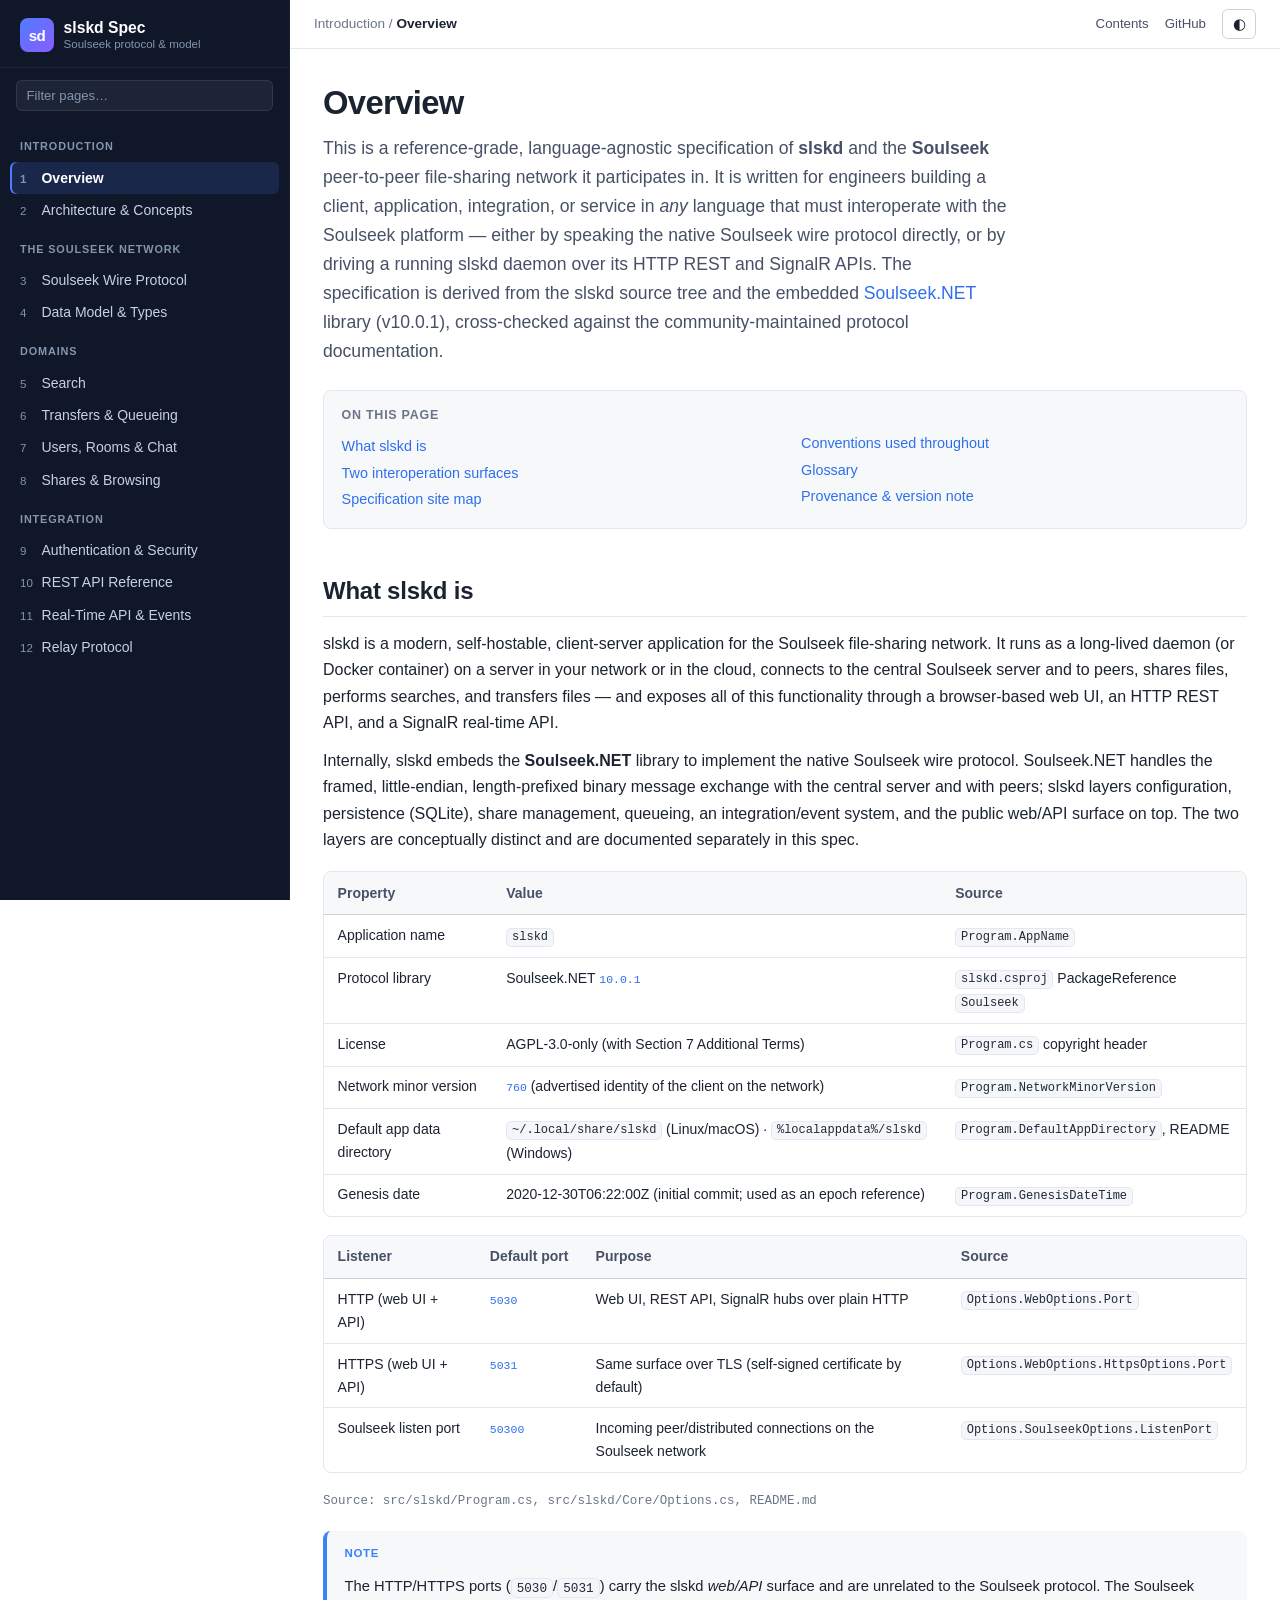
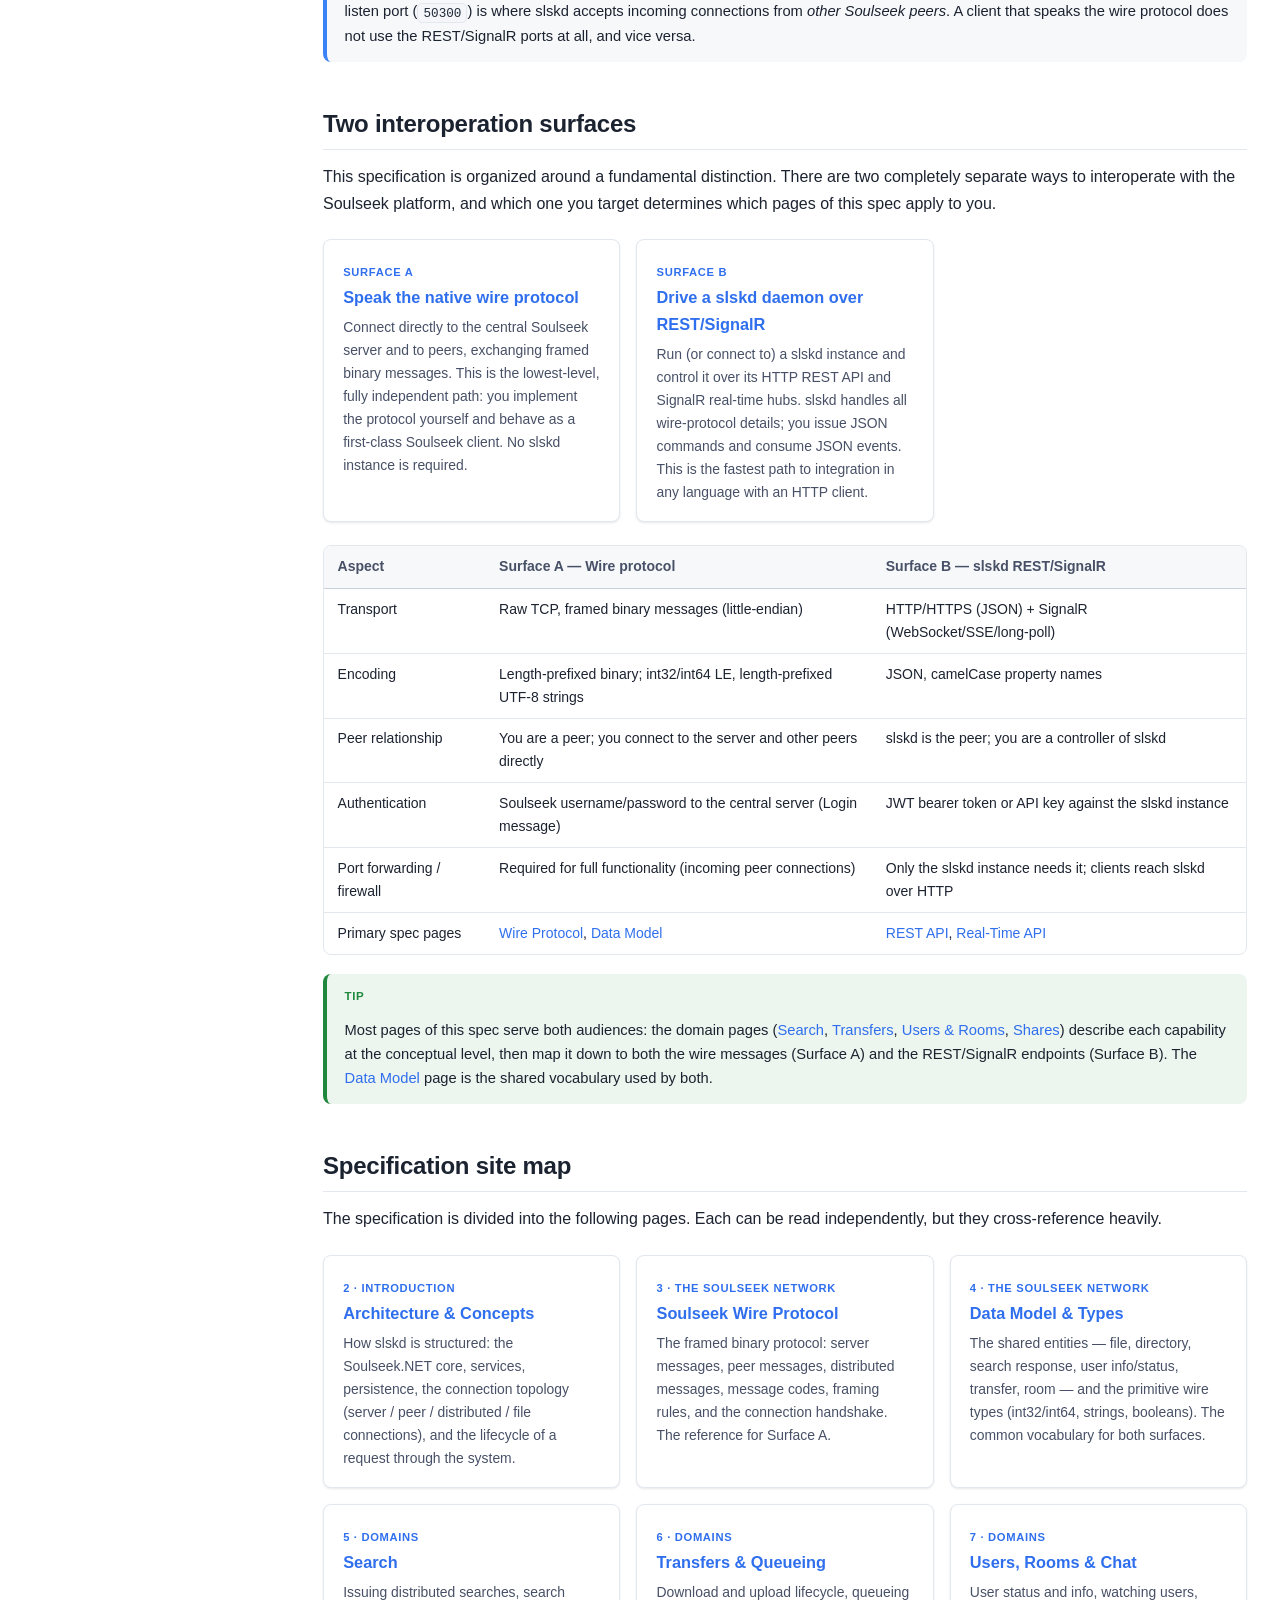
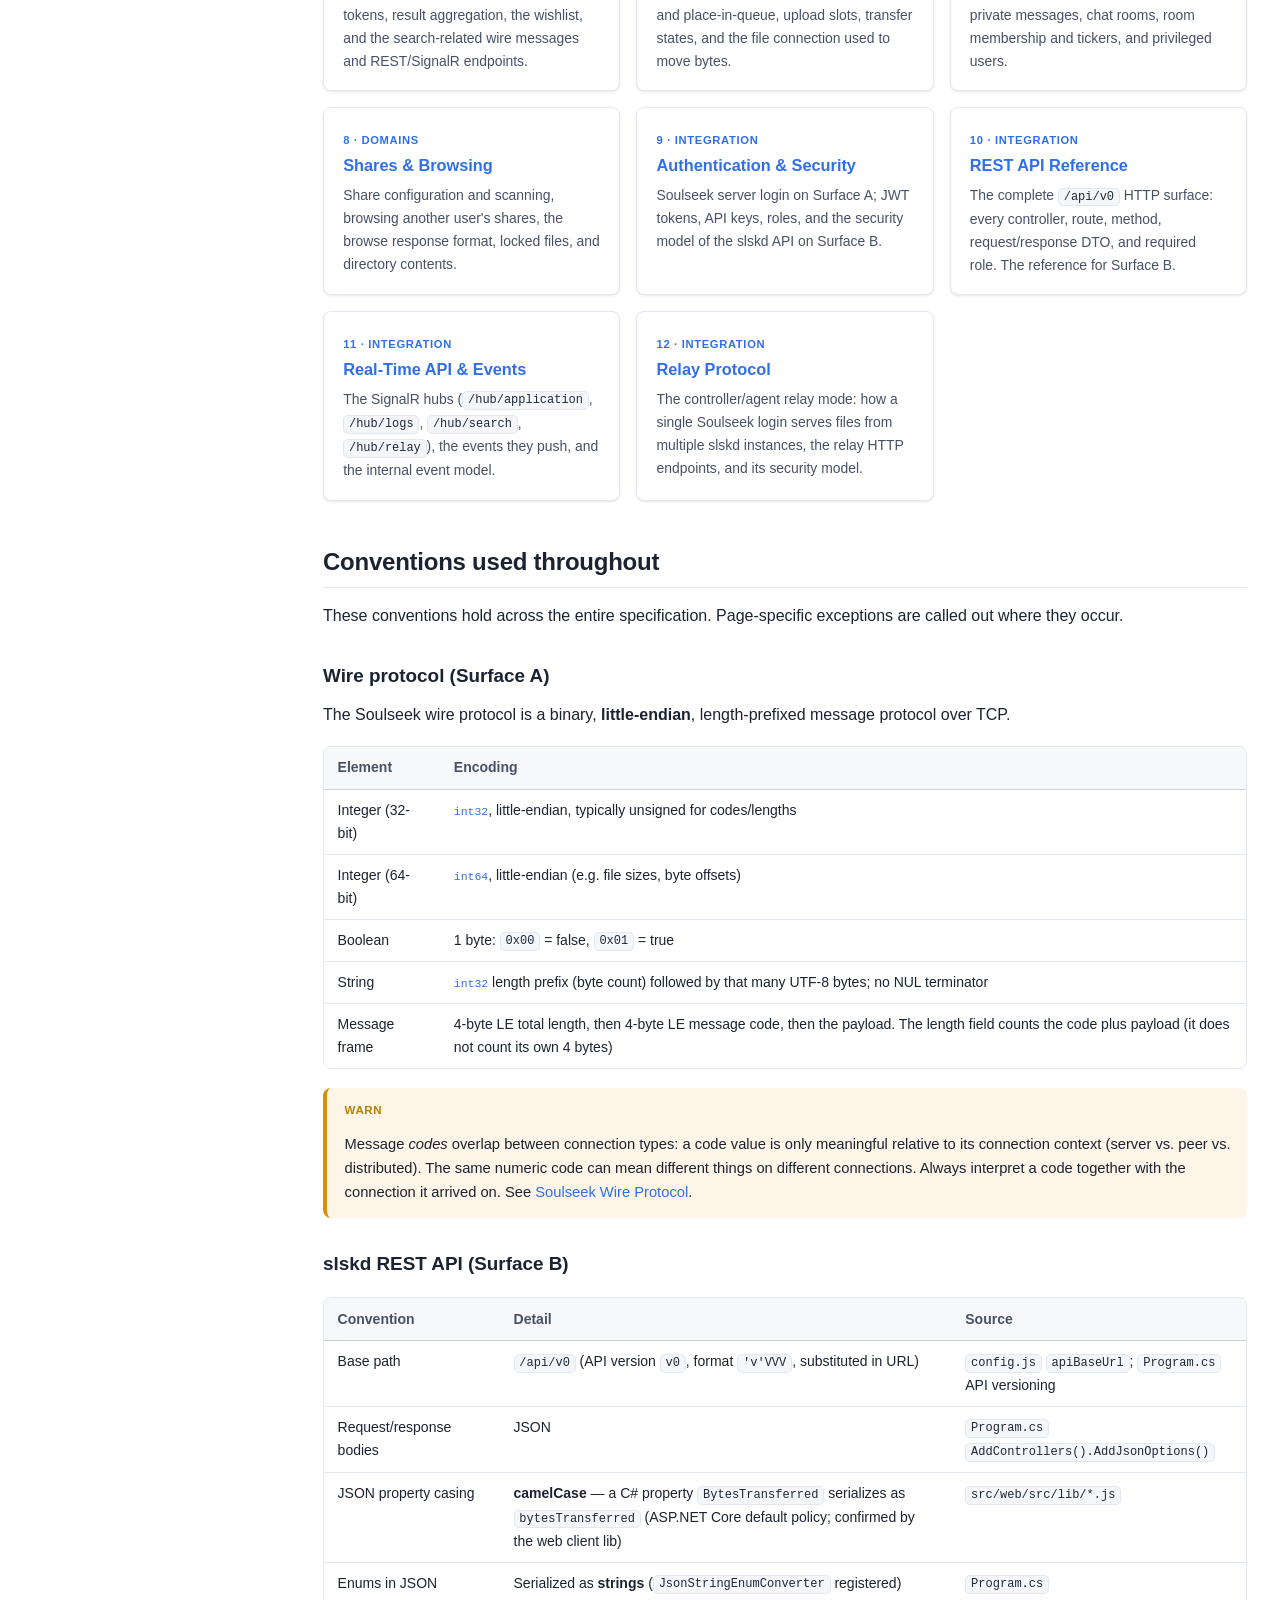
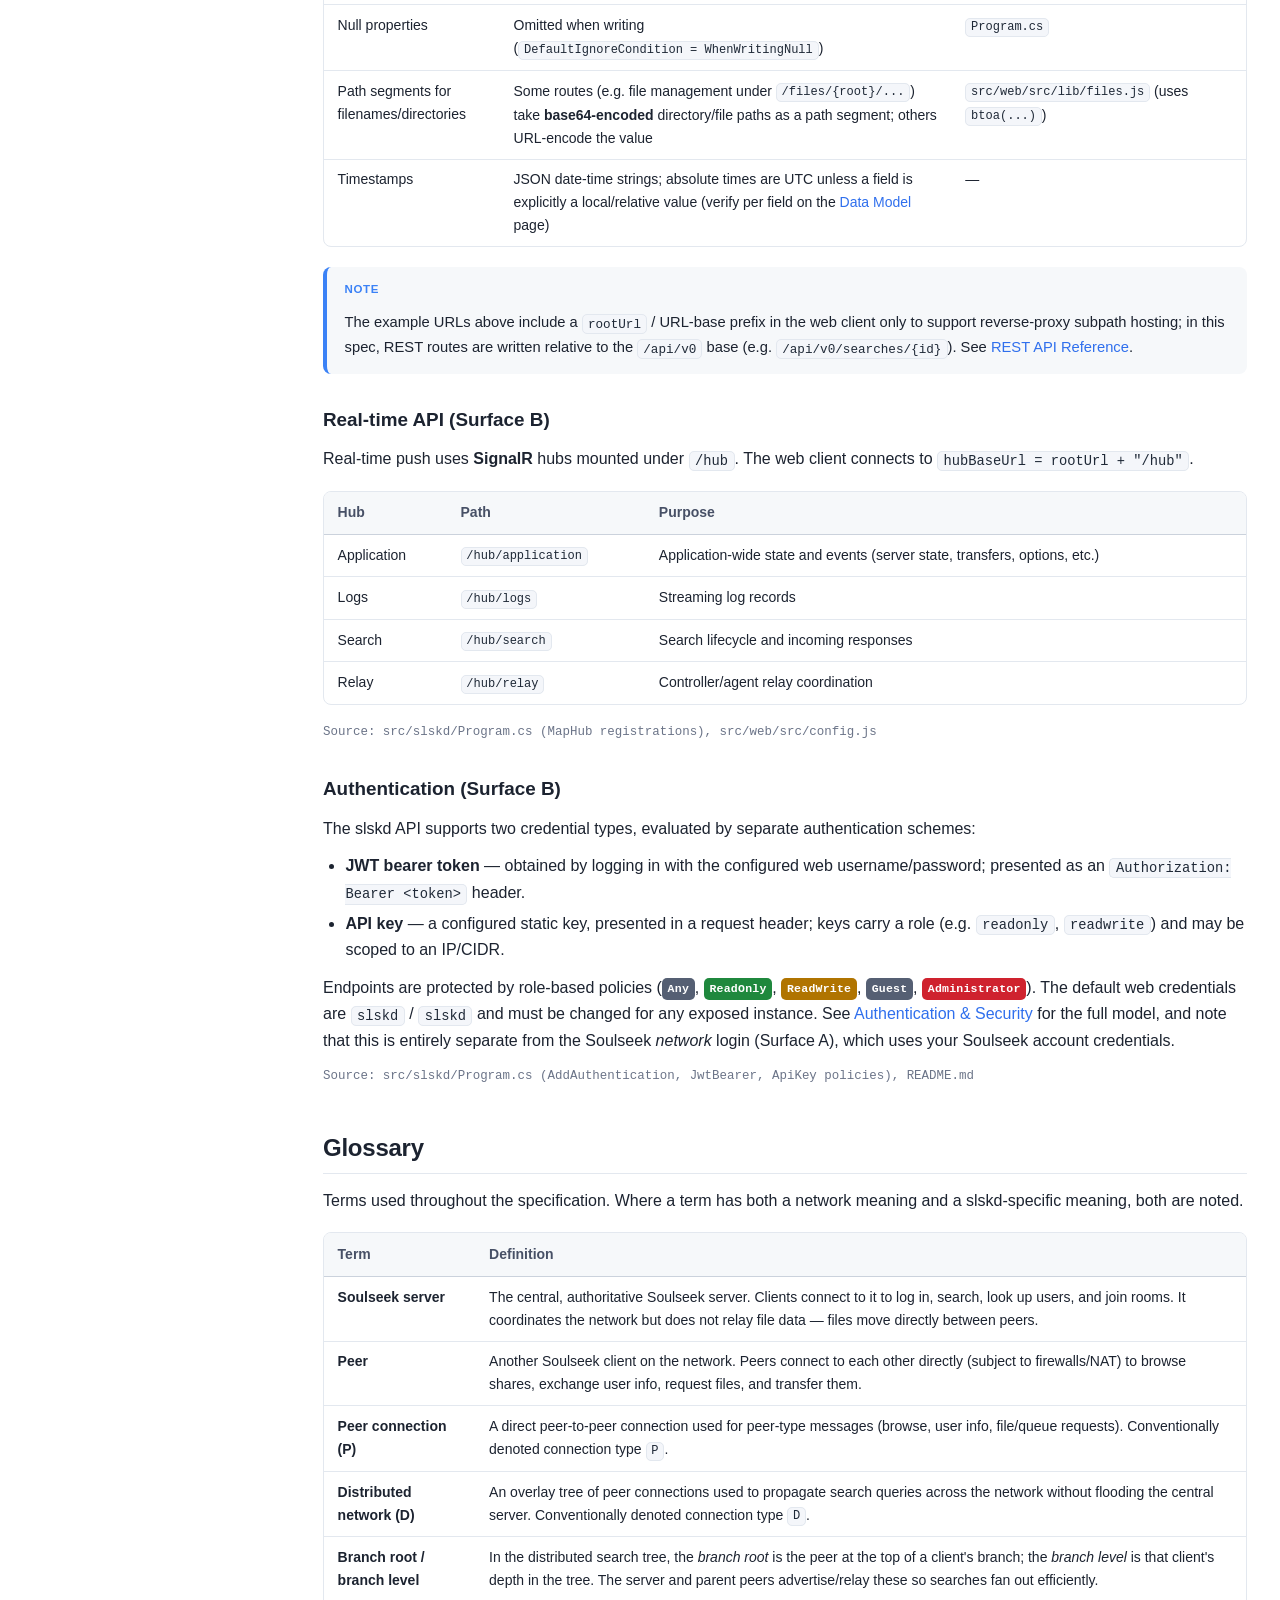
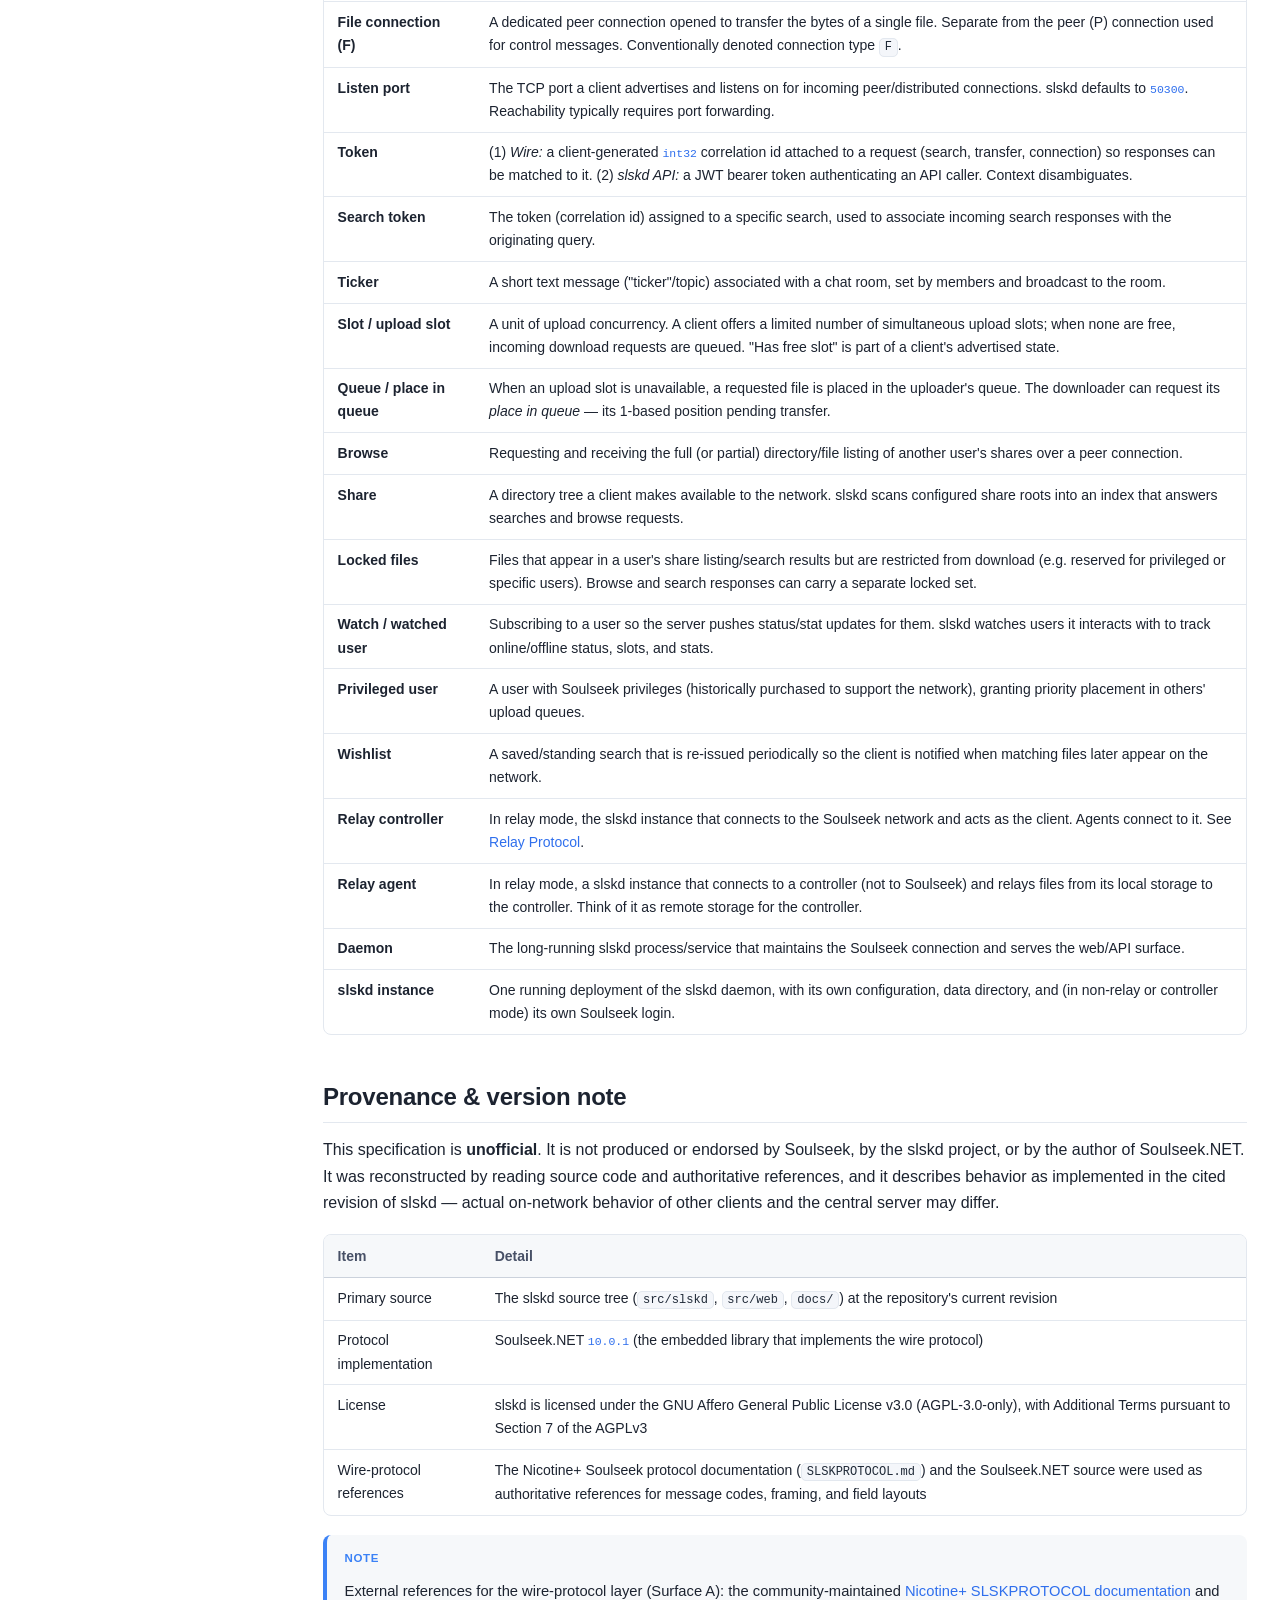
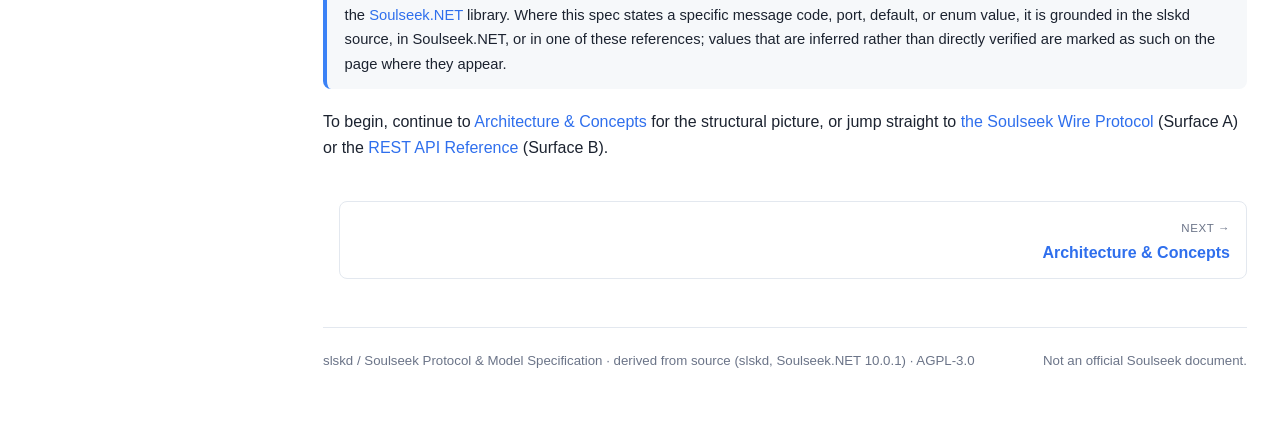
<file: wiki/index.html>
<!DOCTYPE html>
<html lang="en">
<head>
<meta charset="utf-8">
<meta name="viewport" content="width=device-width, initial-scale=1">
<title>Overview · slskd Protocol &amp; Model Specification</title>
<meta name="description" content="slskd / Soulseek network, protocol and data-model specification — Overview. A language-agnostic reference for building clients, apps and services that interoperate with the Soulseek platform.">
<link rel="stylesheet" href="style.css">
<script>(function(){try{var t=localStorage.getItem('slskd-spec-theme');if(t){document.documentElement.setAttribute('data-theme',t);}else if(window.matchMedia&&matchMedia('(prefers-color-scheme: dark)').matches){document.documentElement.setAttribute('data-theme','dark');}}catch(e){}})();</script>
</head>
<body>
<div class="scrim"></div>
<div class="layout">
<aside class="sidebar">
  <div class="brand">
    <div class="logo">sd</div>
    <div class="brand-text">
      <span class="brand-title">slskd Spec</span>
      <span class="brand-sub">Soulseek protocol &amp; model</span>
    </div>
  </div>
  <div class="nav-filter-wrap"><input class="nav-filter" type="text" placeholder="Filter pages…" aria-label="Filter pages"></div>
  <nav>
  <div class="nav-group-label">Introduction</div>
  <ul>
    <li class="active"><a href="index.html" aria-current="page"><span class="nav-num">1</span><span>Overview</span></a></li>
    <li><a href="architecture.html"><span class="nav-num">2</span><span>Architecture &amp; Concepts</span></a></li>
  </ul>
  <div class="nav-group-label">The Soulseek Network</div>
  <ul>
    <li><a href="soulseek-protocol.html"><span class="nav-num">3</span><span>Soulseek Wire Protocol</span></a></li>
    <li><a href="data-model.html"><span class="nav-num">4</span><span>Data Model &amp; Types</span></a></li>
  </ul>
  <div class="nav-group-label">Domains</div>
  <ul>
    <li><a href="search.html"><span class="nav-num">5</span><span>Search</span></a></li>
    <li><a href="transfers.html"><span class="nav-num">6</span><span>Transfers &amp; Queueing</span></a></li>
    <li><a href="users-rooms.html"><span class="nav-num">7</span><span>Users, Rooms &amp; Chat</span></a></li>
    <li><a href="shares.html"><span class="nav-num">8</span><span>Shares &amp; Browsing</span></a></li>
  </ul>
  <div class="nav-group-label">Integration</div>
  <ul>
    <li><a href="authentication.html"><span class="nav-num">9</span><span>Authentication &amp; Security</span></a></li>
    <li><a href="rest-api.html"><span class="nav-num">10</span><span>REST API Reference</span></a></li>
    <li><a href="realtime-api.html"><span class="nav-num">11</span><span>Real-Time API &amp; Events</span></a></li>
    <li><a href="relay.html"><span class="nav-num">12</span><span>Relay Protocol</span></a></li>
  </ul>
</nav>
</aside>
<div class="main-col">
  <header class="topbar">
    <button class="menu-btn" aria-label="Toggle navigation">&#9776;</button>
    <span class="crumb">Introduction / <b>Overview</b></span>
    <span class="spacer"></span>
    <a class="tb-link" href="index.html#sitemap">Contents</a>
    <a class="tb-link" href="https://github.com/slskd/slskd" target="_blank" rel="noopener">GitHub</a>
    <button class="theme-toggle" aria-label="Toggle dark mode" title="Toggle theme">◐</button>
  </header>
  <main class="content">

<h1>Overview</h1>
<p class="page-lede">This is a reference-grade, language-agnostic specification of <strong>slskd</strong> and the <strong>Soulseek</strong> peer-to-peer file-sharing network it participates in. It is written for engineers building a client, application, integration, or service in <em>any</em> language that must interoperate with the Soulseek platform — either by speaking the native Soulseek wire protocol directly, or by driving a running slskd daemon over its HTTP REST and SignalR APIs. The specification is derived from the slskd source tree and the embedded <a href="https://github.com/slskd/Soulseek.NET" target="_blank" rel="noopener">Soulseek.NET</a> library (v10.0.1), cross-checked against the community-maintained protocol documentation.</p>

<nav class="toc">
  <div class="toc-title">On this page</div>
  <ul>
    <li><a href="#what-is-slskd">What slskd is</a></li>
    <li><a href="#two-surfaces">Two interoperation surfaces</a></li>
    <li><a href="#sitemap">Specification site map</a></li>
    <li><a href="#conventions">Conventions used throughout</a></li>
    <li><a href="#glossary">Glossary</a></li>
    <li><a href="#provenance">Provenance &amp; version note</a></li>
  </ul>
</nav>

<h2 id="what-is-slskd">What slskd is</h2>
<p>slskd is a modern, self-hostable, client-server application for the Soulseek file-sharing network. It runs as a long-lived daemon (or Docker container) on a server in your network or in the cloud, connects to the central Soulseek server and to peers, shares files, performs searches, and transfers files — and exposes all of this functionality through a browser-based web UI, an HTTP REST API, and a SignalR real-time API.</p>

<p>Internally, slskd embeds the <strong>Soulseek.NET</strong> library to implement the native Soulseek wire protocol. Soulseek.NET handles the framed, little-endian, length-prefixed binary message exchange with the central server and with peers; slskd layers configuration, persistence (SQLite), share management, queueing, an integration/event system, and the public web/API surface on top. The two layers are conceptually distinct and are documented separately in this spec.</p>

<div class="table-wrap">
<table>
<thead><tr><th>Property</th><th>Value</th><th>Source</th></tr></thead>
<tbody>
<tr><td>Application name</td><td><code>slskd</code></td><td><code>Program.AppName</code></td></tr>
<tr><td>Protocol library</td><td>Soulseek.NET <span class="type">10.0.1</span></td><td><code>slskd.csproj</code> PackageReference <code>Soulseek</code></td></tr>
<tr><td>License</td><td>AGPL-3.0-only (with Section 7 Additional Terms)</td><td><code>Program.cs</code> copyright header</td></tr>
<tr><td>Network minor version</td><td><span class="type">760</span> (advertised identity of the client on the network)</td><td><code>Program.NetworkMinorVersion</code></td></tr>
<tr><td>Default app data directory</td><td><code>~/.local/share/slskd</code> (Linux/macOS) · <code>%localappdata%/slskd</code> (Windows)</td><td><code>Program.DefaultAppDirectory</code>, README</td></tr>
<tr><td>Genesis date</td><td>2020-12-30T06:22:00Z (initial commit; used as an epoch reference)</td><td><code>Program.GenesisDateTime</code></td></tr>
</tbody>
</table>
</div>

<div class="table-wrap">
<table>
<thead><tr><th>Listener</th><th>Default port</th><th>Purpose</th><th>Source</th></tr></thead>
<tbody>
<tr><td>HTTP (web UI + API)</td><td><span class="type">5030</span></td><td>Web UI, REST API, SignalR hubs over plain HTTP</td><td><code>Options.WebOptions.Port</code></td></tr>
<tr><td>HTTPS (web UI + API)</td><td><span class="type">5031</span></td><td>Same surface over TLS (self-signed certificate by default)</td><td><code>Options.WebOptions.HttpsOptions.Port</code></td></tr>
<tr><td>Soulseek listen port</td><td><span class="type">50300</span></td><td>Incoming peer/distributed connections on the Soulseek network</td><td><code>Options.SoulseekOptions.ListenPort</code></td></tr>
</tbody>
</table>
</div>
<p class="src-ref">Source: src/slskd/Program.cs, src/slskd/Core/Options.cs, README.md</p>

<div class="note callout"><span class="label">Note</span><p>The HTTP/HTTPS ports (<code>5030</code>/<code>5031</code>) carry the slskd <em>web/API</em> surface and are unrelated to the Soulseek protocol. The Soulseek listen port (<code>50300</code>) is where slskd accepts incoming connections from <em>other Soulseek peers</em>. A client that speaks the wire protocol does not use the REST/SignalR ports at all, and vice versa.</p></div>

<h2 id="two-surfaces">Two interoperation surfaces</h2>
<p>This specification is organized around a fundamental distinction. There are two completely separate ways to interoperate with the Soulseek platform, and which one you target determines which pages of this spec apply to you.</p>

<div class="card-grid">
  <a class="card" href="soulseek-protocol.html">
    <span class="kicker">Surface A</span>
    <h3>Speak the native wire protocol</h3>
    <p>Connect directly to the central Soulseek server and to peers, exchanging framed binary messages. This is the lowest-level, fully independent path: you implement the protocol yourself and behave as a first-class Soulseek client. No slskd instance is required.</p>
  </a>
  <a class="card" href="rest-api.html">
    <span class="kicker">Surface B</span>
    <h3>Drive a slskd daemon over REST/SignalR</h3>
    <p>Run (or connect to) a slskd instance and control it over its HTTP REST API and SignalR real-time hubs. slskd handles all wire-protocol details; you issue JSON commands and consume JSON events. This is the fastest path to integration in any language with an HTTP client.</p>
  </a>
</div>

<div class="table-wrap">
<table>
<thead><tr><th>Aspect</th><th>Surface A — Wire protocol</th><th>Surface B — slskd REST/SignalR</th></tr></thead>
<tbody>
<tr><td>Transport</td><td>Raw TCP, framed binary messages (little-endian)</td><td>HTTP/HTTPS (JSON) + SignalR (WebSocket/SSE/long-poll)</td></tr>
<tr><td>Encoding</td><td>Length-prefixed binary; int32/int64 LE, length-prefixed UTF-8 strings</td><td>JSON, camelCase property names</td></tr>
<tr><td>Peer relationship</td><td>You are a peer; you connect to the server and other peers directly</td><td>slskd is the peer; you are a controller of slskd</td></tr>
<tr><td>Authentication</td><td>Soulseek username/password to the central server (Login message)</td><td>JWT bearer token or API key against the slskd instance</td></tr>
<tr><td>Port forwarding / firewall</td><td>Required for full functionality (incoming peer connections)</td><td>Only the slskd instance needs it; clients reach slskd over HTTP</td></tr>
<tr><td>Primary spec pages</td><td><a href="soulseek-protocol.html">Wire Protocol</a>, <a href="data-model.html">Data Model</a></td><td><a href="rest-api.html">REST API</a>, <a href="realtime-api.html">Real-Time API</a></td></tr>
</tbody>
</table>
</div>

<div class="tip callout"><span class="label">Tip</span><p>Most pages of this spec serve both audiences: the domain pages (<a href="search.html">Search</a>, <a href="transfers.html">Transfers</a>, <a href="users-rooms.html">Users &amp; Rooms</a>, <a href="shares.html">Shares</a>) describe each capability at the conceptual level, then map it down to both the wire messages (Surface A) and the REST/SignalR endpoints (Surface B). The <a href="data-model.html">Data Model</a> page is the shared vocabulary used by both.</p></div>

<h2 id="sitemap">Specification site map</h2>
<p>The specification is divided into the following pages. Each can be read independently, but they cross-reference heavily.</p>

<div class="card-grid">
  <a class="card" href="architecture.html">
    <span class="kicker">2 · Introduction</span>
    <h3>Architecture &amp; Concepts</h3>
    <p>How slskd is structured: the Soulseek.NET core, services, persistence, the connection topology (server / peer / distributed / file connections), and the lifecycle of a request through the system.</p>
  </a>
  <a class="card" href="soulseek-protocol.html">
    <span class="kicker">3 · The Soulseek Network</span>
    <h3>Soulseek Wire Protocol</h3>
    <p>The framed binary protocol: server messages, peer messages, distributed messages, message codes, framing rules, and the connection handshake. The reference for Surface A.</p>
  </a>
  <a class="card" href="data-model.html">
    <span class="kicker">4 · The Soulseek Network</span>
    <h3>Data Model &amp; Types</h3>
    <p>The shared entities — file, directory, search response, user info/status, transfer, room — and the primitive wire types (int32/int64, strings, booleans). The common vocabulary for both surfaces.</p>
  </a>
  <a class="card" href="search.html">
    <span class="kicker">5 · Domains</span>
    <h3>Search</h3>
    <p>Issuing distributed searches, search tokens, result aggregation, the wishlist, and the search-related wire messages and REST/SignalR endpoints.</p>
  </a>
  <a class="card" href="transfers.html">
    <span class="kicker">6 · Domains</span>
    <h3>Transfers &amp; Queueing</h3>
    <p>Download and upload lifecycle, queueing and place-in-queue, upload slots, transfer states, and the file connection used to move bytes.</p>
  </a>
  <a class="card" href="users-rooms.html">
    <span class="kicker">7 · Domains</span>
    <h3>Users, Rooms &amp; Chat</h3>
    <p>User status and info, watching users, private messages, chat rooms, room membership and tickers, and privileged users.</p>
  </a>
  <a class="card" href="shares.html">
    <span class="kicker">8 · Domains</span>
    <h3>Shares &amp; Browsing</h3>
    <p>Share configuration and scanning, browsing another user's shares, the browse response format, locked files, and directory contents.</p>
  </a>
  <a class="card" href="authentication.html">
    <span class="kicker">9 · Integration</span>
    <h3>Authentication &amp; Security</h3>
    <p>Soulseek server login on Surface A; JWT tokens, API keys, roles, and the security model of the slskd API on Surface B.</p>
  </a>
  <a class="card" href="rest-api.html">
    <span class="kicker">10 · Integration</span>
    <h3>REST API Reference</h3>
    <p>The complete <code>/api/v0</code> HTTP surface: every controller, route, method, request/response DTO, and required role. The reference for Surface B.</p>
  </a>
  <a class="card" href="realtime-api.html">
    <span class="kicker">11 · Integration</span>
    <h3>Real-Time API &amp; Events</h3>
    <p>The SignalR hubs (<code>/hub/application</code>, <code>/hub/logs</code>, <code>/hub/search</code>, <code>/hub/relay</code>), the events they push, and the internal event model.</p>
  </a>
  <a class="card" href="relay.html">
    <span class="kicker">12 · Integration</span>
    <h3>Relay Protocol</h3>
    <p>The controller/agent relay mode: how a single Soulseek login serves files from multiple slskd instances, the relay HTTP endpoints, and its security model.</p>
  </a>
</div>

<h2 id="conventions">Conventions used throughout</h2>
<p>These conventions hold across the entire specification. Page-specific exceptions are called out where they occur.</p>

<h3 id="conv-wire">Wire protocol (Surface A)</h3>
<p>The Soulseek wire protocol is a binary, <strong>little-endian</strong>, length-prefixed message protocol over TCP.</p>
<div class="table-wrap">
<table>
<thead><tr><th>Element</th><th>Encoding</th></tr></thead>
<tbody>
<tr><td>Integer (32-bit)</td><td><span class="type">int32</span>, little-endian, typically unsigned for codes/lengths</td></tr>
<tr><td>Integer (64-bit)</td><td><span class="type">int64</span>, little-endian (e.g. file sizes, byte offsets)</td></tr>
<tr><td>Boolean</td><td>1 byte: <code>0x00</code> = false, <code>0x01</code> = true</td></tr>
<tr><td>String</td><td><span class="type">int32</span> length prefix (byte count) followed by that many UTF-8 bytes; no NUL terminator</td></tr>
<tr><td>Message frame</td><td>4-byte LE total length, then 4-byte LE message code, then the payload. The length field counts the code plus payload (it does not count its own 4 bytes)</td></tr>
</tbody>
</table>
</div>
<div class="warn callout"><span class="label">Warn</span><p>Message <em>codes</em> overlap between connection types: a code value is only meaningful relative to its connection context (server vs. peer vs. distributed). The same numeric code can mean different things on different connections. Always interpret a code together with the connection it arrived on. See <a href="soulseek-protocol.html">Soulseek Wire Protocol</a>.</p></div>

<h3 id="conv-rest">slskd REST API (Surface B)</h3>
<div class="table-wrap">
<table>
<thead><tr><th>Convention</th><th>Detail</th><th>Source</th></tr></thead>
<tbody>
<tr><td>Base path</td><td><code>/api/v0</code> (API version <code>v0</code>, format <code>'v'VVV</code>, substituted in URL)</td><td><code>config.js</code> <code>apiBaseUrl</code>; <code>Program.cs</code> API versioning</td></tr>
<tr><td>Request/response bodies</td><td>JSON</td><td><code>Program.cs</code> <code>AddControllers().AddJsonOptions()</code></td></tr>
<tr><td>JSON property casing</td><td><strong>camelCase</strong> — a C# property <code>BytesTransferred</code> serializes as <code>bytesTransferred</code> (ASP.NET Core default policy; confirmed by the web client lib)</td><td><code>src/web/src/lib/*.js</code></td></tr>
<tr><td>Enums in JSON</td><td>Serialized as <strong>strings</strong> (<code>JsonStringEnumConverter</code> registered)</td><td><code>Program.cs</code></td></tr>
<tr><td>Null properties</td><td>Omitted when writing (<code>DefaultIgnoreCondition = WhenWritingNull</code>)</td><td><code>Program.cs</code></td></tr>
<tr><td>Path segments for filenames/directories</td><td>Some routes (e.g. file management under <code>/files/{root}/...</code>) take <strong>base64-encoded</strong> directory/file paths as a path segment; others URL-encode the value</td><td><code>src/web/src/lib/files.js</code> (uses <code>btoa(...)</code>)</td></tr>
<tr><td>Timestamps</td><td>JSON date-time strings; absolute times are UTC unless a field is explicitly a local/relative value (verify per field on the <a href="data-model.html">Data Model</a> page)</td><td>—</td></tr>
</tbody>
</table>
</div>
<div class="note callout"><span class="label">Note</span><p>The example URLs above include a <code>rootUrl</code> / URL-base prefix in the web client only to support reverse-proxy subpath hosting; in this spec, REST routes are written relative to the <code>/api/v0</code> base (e.g. <code>/api/v0/searches/{id}</code>). See <a href="rest-api.html">REST API Reference</a>.</p></div>

<h3 id="conv-realtime">Real-time API (Surface B)</h3>
<p>Real-time push uses <strong>SignalR</strong> hubs mounted under <code>/hub</code>. The web client connects to <code>hubBaseUrl = rootUrl + "/hub"</code>.</p>
<div class="table-wrap">
<table>
<thead><tr><th>Hub</th><th>Path</th><th>Purpose</th></tr></thead>
<tbody>
<tr><td>Application</td><td><code>/hub/application</code></td><td>Application-wide state and events (server state, transfers, options, etc.)</td></tr>
<tr><td>Logs</td><td><code>/hub/logs</code></td><td>Streaming log records</td></tr>
<tr><td>Search</td><td><code>/hub/search</code></td><td>Search lifecycle and incoming responses</td></tr>
<tr><td>Relay</td><td><code>/hub/relay</code></td><td>Controller/agent relay coordination</td></tr>
</tbody>
</table>
</div>
<p class="src-ref">Source: src/slskd/Program.cs (MapHub registrations), src/web/src/config.js</p>

<h3 id="conv-auth">Authentication (Surface B)</h3>
<p>The slskd API supports two credential types, evaluated by separate authentication schemes:</p>
<ul>
<li><strong>JWT bearer token</strong> — obtained by logging in with the configured web username/password; presented as an <code>Authorization: Bearer &lt;token&gt;</code> header.</li>
<li><strong>API key</strong> — a configured static key, presented in a request header; keys carry a role (e.g. <code>readonly</code>, <code>readwrite</code>) and may be scoped to an IP/CIDR.</li>
</ul>
<p>Endpoints are protected by role-based policies (<span class="badge role any">Any</span>, <span class="badge role readonly">ReadOnly</span>, <span class="badge role readwrite">ReadWrite</span>, <span class="badge role">Guest</span>, <span class="badge role admin">Administrator</span>). The default web credentials are <code>slskd</code> / <code>slskd</code> and must be changed for any exposed instance. See <a href="authentication.html">Authentication &amp; Security</a> for the full model, and note that this is entirely separate from the Soulseek <em>network</em> login (Surface A), which uses your Soulseek account credentials.</p>
<p class="src-ref">Source: src/slskd/Program.cs (AddAuthentication, JwtBearer, ApiKey policies), README.md</p>

<h2 id="glossary">Glossary</h2>
<p>Terms used throughout the specification. Where a term has both a network meaning and a slskd-specific meaning, both are noted.</p>

<div class="table-wrap">
<table>
<thead><tr><th>Term</th><th>Definition</th></tr></thead>
<tbody>
<tr><td id="g-server"><strong>Soulseek server</strong></td><td>The central, authoritative Soulseek server. Clients connect to it to log in, search, look up users, and join rooms. It coordinates the network but does not relay file data — files move directly between peers.</td></tr>
<tr><td id="g-peer"><strong>Peer</strong></td><td>Another Soulseek client on the network. Peers connect to each other directly (subject to firewalls/NAT) to browse shares, exchange user info, request files, and transfer them.</td></tr>
<tr><td id="g-peerconn"><strong>Peer connection (P)</strong></td><td>A direct peer-to-peer connection used for peer-type messages (browse, user info, file/queue requests). Conventionally denoted connection type <code>P</code>.</td></tr>
<tr><td id="g-distributed"><strong>Distributed network (D)</strong></td><td>An overlay tree of peer connections used to propagate search queries across the network without flooding the central server. Conventionally denoted connection type <code>D</code>.</td></tr>
<tr><td id="g-branch"><strong>Branch root / branch level</strong></td><td>In the distributed search tree, the <em>branch root</em> is the peer at the top of a client's branch; the <em>branch level</em> is that client's depth in the tree. The server and parent peers advertise/relay these so searches fan out efficiently.</td></tr>
<tr><td id="g-fileconn"><strong>File connection (F)</strong></td><td>A dedicated peer connection opened to transfer the bytes of a single file. Separate from the peer (P) connection used for control messages. Conventionally denoted connection type <code>F</code>.</td></tr>
<tr><td id="g-listenport"><strong>Listen port</strong></td><td>The TCP port a client advertises and listens on for incoming peer/distributed connections. slskd defaults to <span class="type">50300</span>. Reachability typically requires port forwarding.</td></tr>
<tr><td id="g-token"><strong>Token</strong></td><td>(1) <em>Wire:</em> a client-generated <span class="type">int32</span> correlation id attached to a request (search, transfer, connection) so responses can be matched to it. (2) <em>slskd API:</em> a JWT bearer token authenticating an API caller. Context disambiguates.</td></tr>
<tr><td id="g-searchtoken"><strong>Search token</strong></td><td>The token (correlation id) assigned to a specific search, used to associate incoming search responses with the originating query.</td></tr>
<tr><td id="g-ticker"><strong>Ticker</strong></td><td>A short text message ("ticker"/topic) associated with a chat room, set by members and broadcast to the room.</td></tr>
<tr><td id="g-slot"><strong>Slot / upload slot</strong></td><td>A unit of upload concurrency. A client offers a limited number of simultaneous upload slots; when none are free, incoming download requests are queued. "Has free slot" is part of a client's advertised state.</td></tr>
<tr><td id="g-queue"><strong>Queue / place in queue</strong></td><td>When an upload slot is unavailable, a requested file is placed in the uploader's queue. The downloader can request its <em>place in queue</em> — its 1-based position pending transfer.</td></tr>
<tr><td id="g-browse"><strong>Browse</strong></td><td>Requesting and receiving the full (or partial) directory/file listing of another user's shares over a peer connection.</td></tr>
<tr><td id="g-share"><strong>Share</strong></td><td>A directory tree a client makes available to the network. slskd scans configured share roots into an index that answers searches and browse requests.</td></tr>
<tr><td id="g-locked"><strong>Locked files</strong></td><td>Files that appear in a user's share listing/search results but are restricted from download (e.g. reserved for privileged or specific users). Browse and search responses can carry a separate locked set.</td></tr>
<tr><td id="g-watch"><strong>Watch / watched user</strong></td><td>Subscribing to a user so the server pushes status/stat updates for them. slskd watches users it interacts with to track online/offline status, slots, and stats.</td></tr>
<tr><td id="g-privileged"><strong>Privileged user</strong></td><td>A user with Soulseek privileges (historically purchased to support the network), granting priority placement in others' upload queues.</td></tr>
<tr><td id="g-wishlist"><strong>Wishlist</strong></td><td>A saved/standing search that is re-issued periodically so the client is notified when matching files later appear on the network.</td></tr>
<tr><td id="g-relayctl"><strong>Relay controller</strong></td><td>In relay mode, the slskd instance that connects to the Soulseek network and acts as the client. Agents connect to it. See <a href="relay.html">Relay Protocol</a>.</td></tr>
<tr><td id="g-relayagent"><strong>Relay agent</strong></td><td>In relay mode, a slskd instance that connects to a controller (not to Soulseek) and relays files from its local storage to the controller. Think of it as remote storage for the controller.</td></tr>
<tr><td id="g-daemon"><strong>Daemon</strong></td><td>The long-running slskd process/service that maintains the Soulseek connection and serves the web/API surface.</td></tr>
<tr><td id="g-instance"><strong>slskd instance</strong></td><td>One running deployment of the slskd daemon, with its own configuration, data directory, and (in non-relay or controller mode) its own Soulseek login.</td></tr>
</tbody>
</table>
</div>

<h2 id="provenance">Provenance &amp; version note</h2>
<p>This specification is <strong>unofficial</strong>. It is not produced or endorsed by Soulseek, by the slskd project, or by the author of Soulseek.NET. It was reconstructed by reading source code and authoritative references, and it describes behavior as implemented in the cited revision of slskd — actual on-network behavior of other clients and the central server may differ.</p>

<div class="table-wrap">
<table>
<thead><tr><th>Item</th><th>Detail</th></tr></thead>
<tbody>
<tr><td>Primary source</td><td>The slskd source tree (<code>src/slskd</code>, <code>src/web</code>, <code>docs/</code>) at the repository's current revision</td></tr>
<tr><td>Protocol implementation</td><td>Soulseek.NET <span class="type">10.0.1</span> (the embedded library that implements the wire protocol)</td></tr>
<tr><td>License</td><td>slskd is licensed under the GNU Affero General Public License v3.0 (AGPL-3.0-only), with Additional Terms pursuant to Section 7 of the AGPLv3</td></tr>
<tr><td>Wire-protocol references</td><td>The Nicotine+ Soulseek protocol documentation (<code>SLSKPROTOCOL.md</code>) and the Soulseek.NET source were used as authoritative references for message codes, framing, and field layouts</td></tr>
</tbody>
</table>
</div>

<div class="note callout"><span class="label">Note</span><p>External references for the wire-protocol layer (Surface A): the community-maintained <a href="https://github.com/nicotine-plus/nicotine-plus/blob/master/doc/SLSKPROTOCOL.md" target="_blank" rel="noopener">Nicotine+ SLSKPROTOCOL documentation</a> and the <a href="https://github.com/slskd/Soulseek.NET" target="_blank" rel="noopener">Soulseek.NET</a> library. Where this spec states a specific message code, port, default, or enum value, it is grounded in the slskd source, in Soulseek.NET, or in one of these references; values that are inferred rather than directly verified are marked as such on the page where they appear.</p></div>

<p>To begin, continue to <a href="architecture.html">Architecture &amp; Concepts</a> for the structural picture, or jump straight to <a href="soulseek-protocol.html">the Soulseek Wire Protocol</a> (Surface A) or the <a href="rest-api.html">REST API Reference</a> (Surface B).</p>

    <div class="page-nav-links">
      <span></span>
      <a class="next" href="architecture.html"><span class="dir">Next &rarr;</span><br><span class="ttl">Architecture &amp; Concepts</span></a>
    </div>
    <footer class="page-footer">
      <span>slskd / Soulseek Protocol &amp; Model Specification &middot; derived from source (slskd, Soulseek.NET 10.0.1) &middot; AGPL-3.0</span>
      <span>Not an official Soulseek document.</span>
    </footer>
  </main>
</div>
</div>
<script src="script.js"></script>
</body>
</html>
</file>
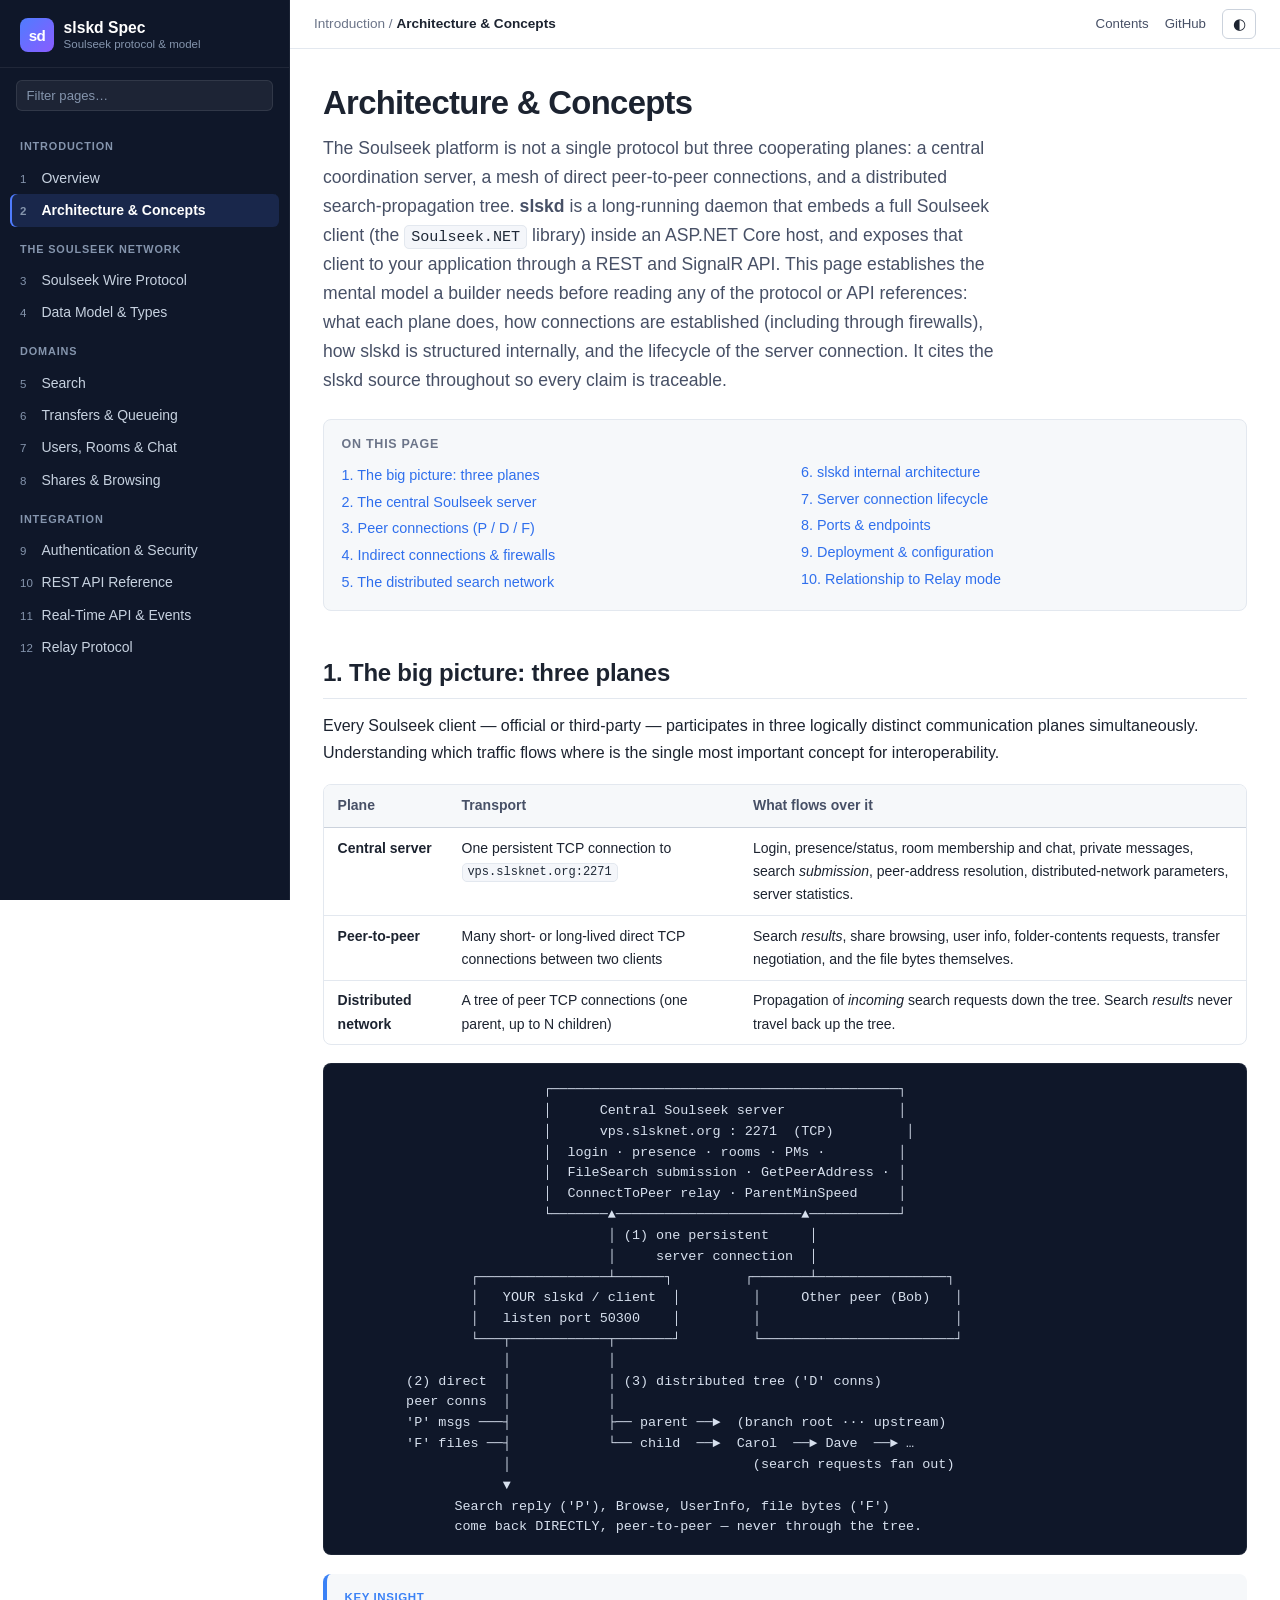
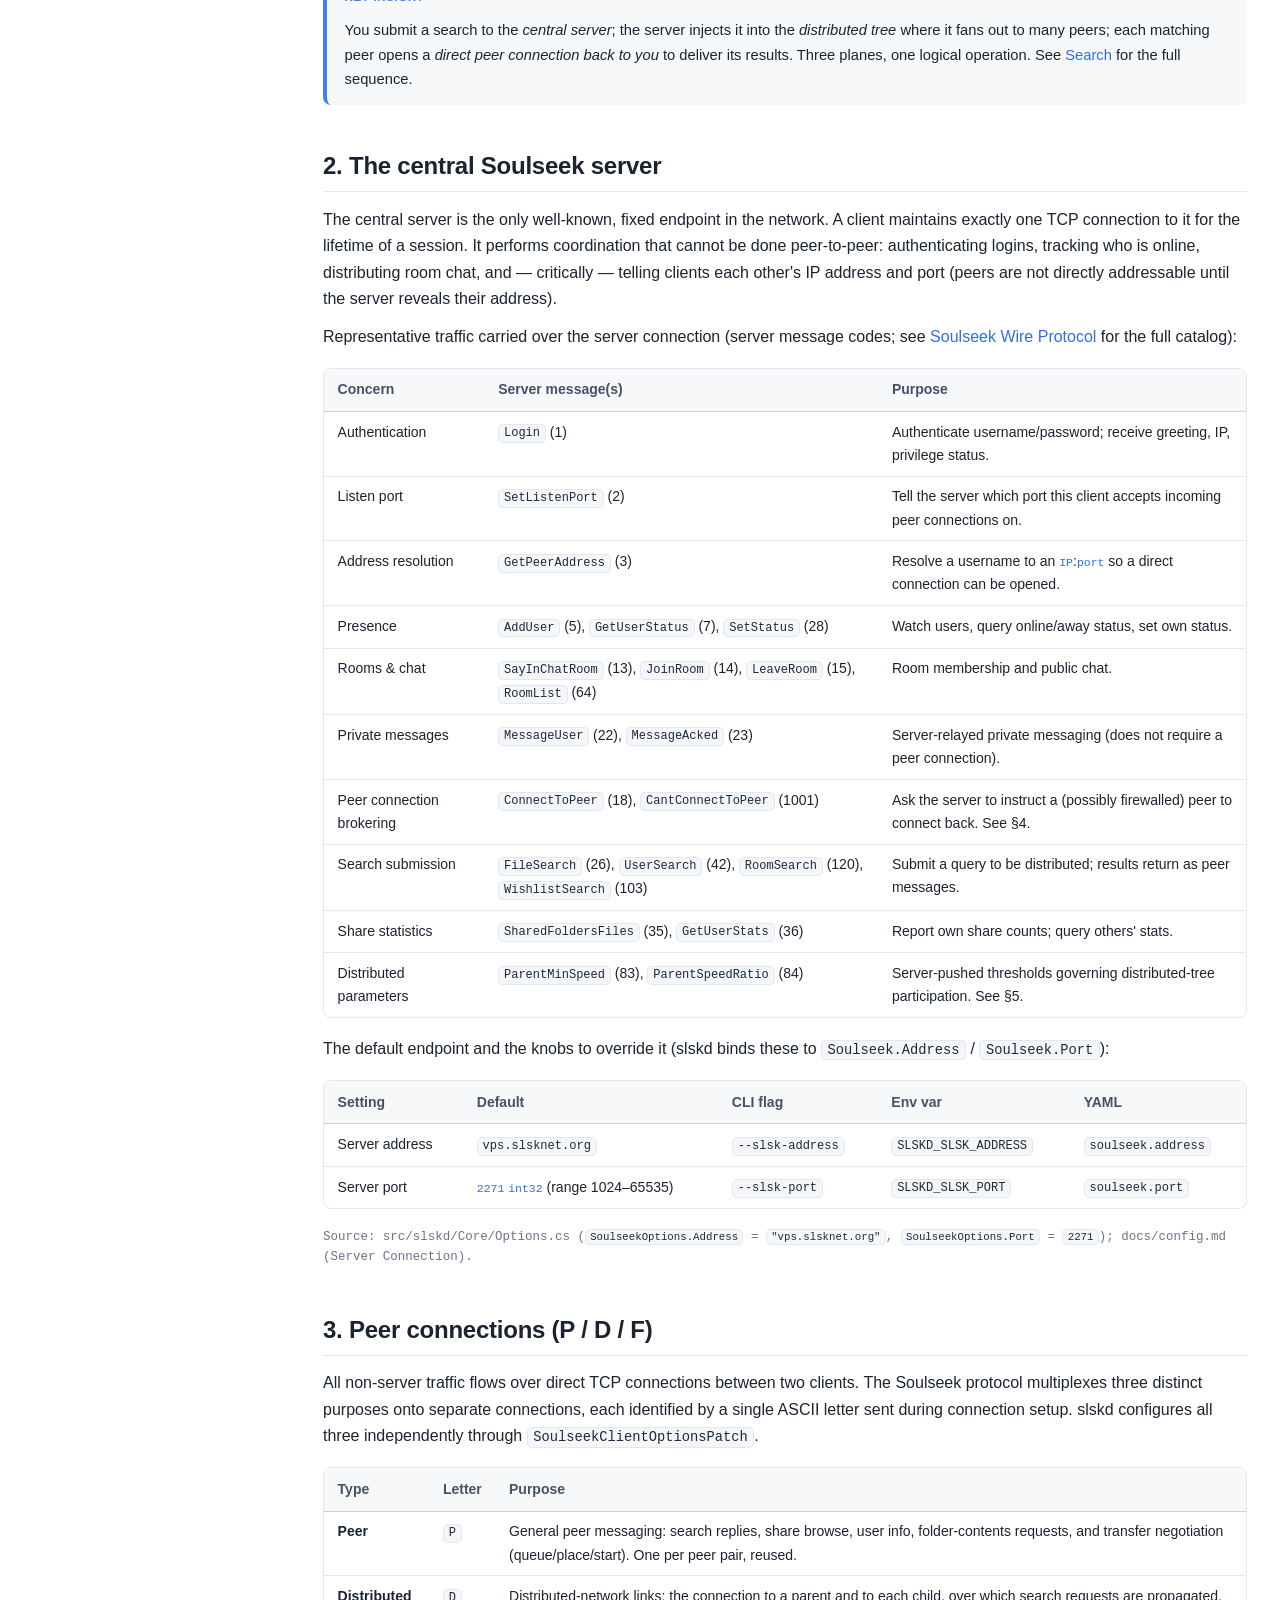
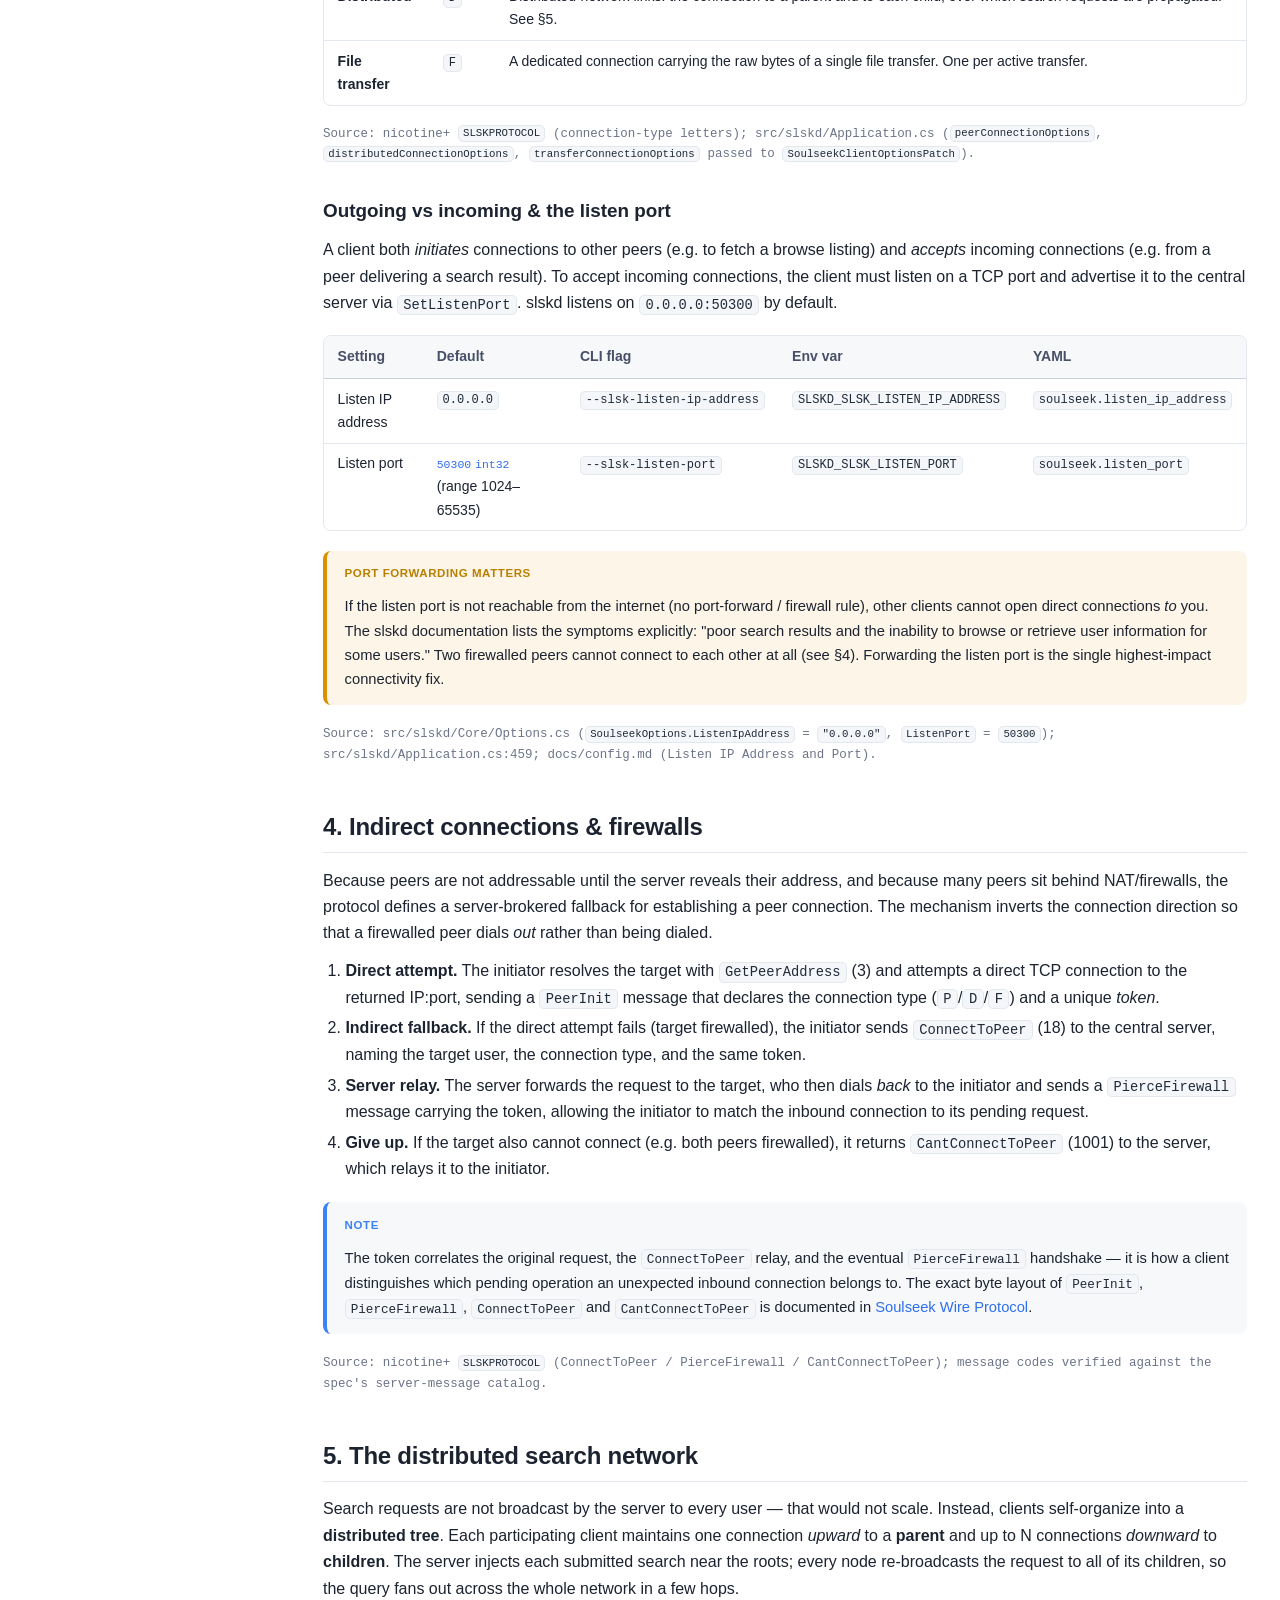
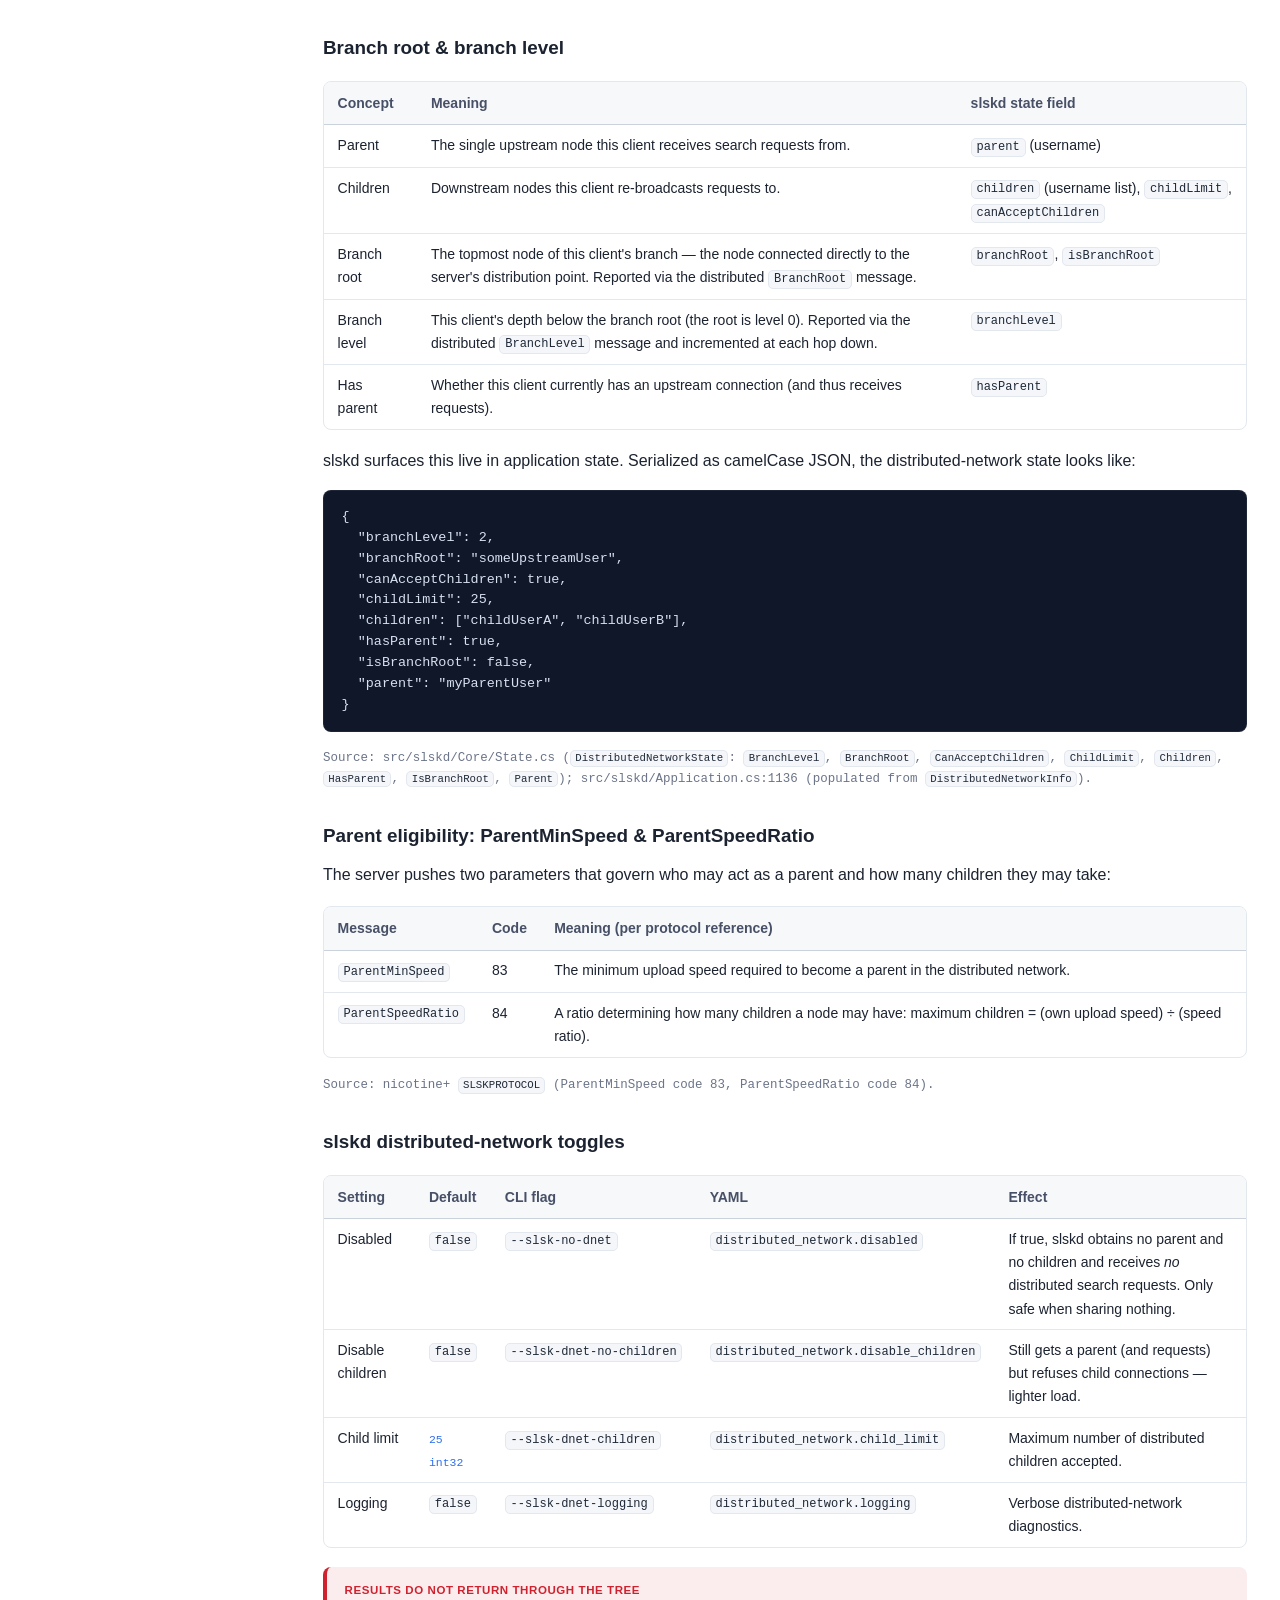
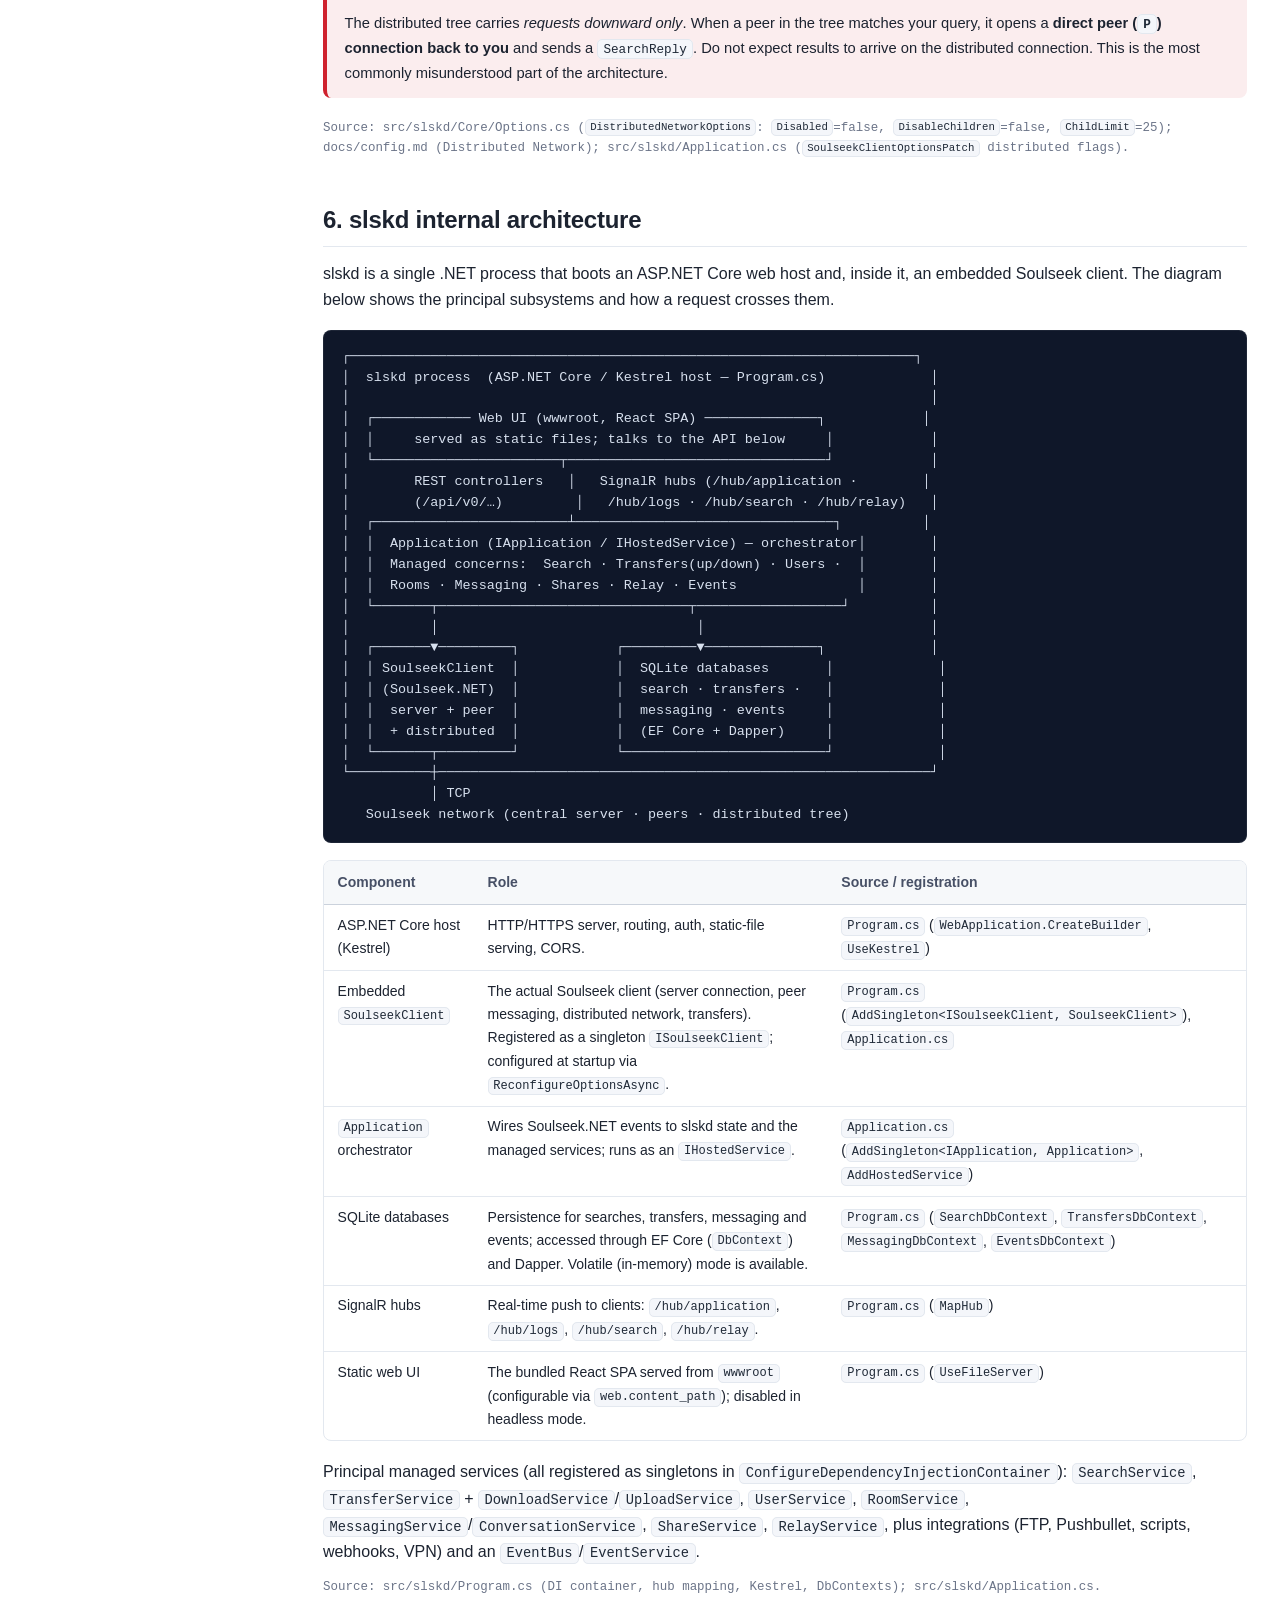
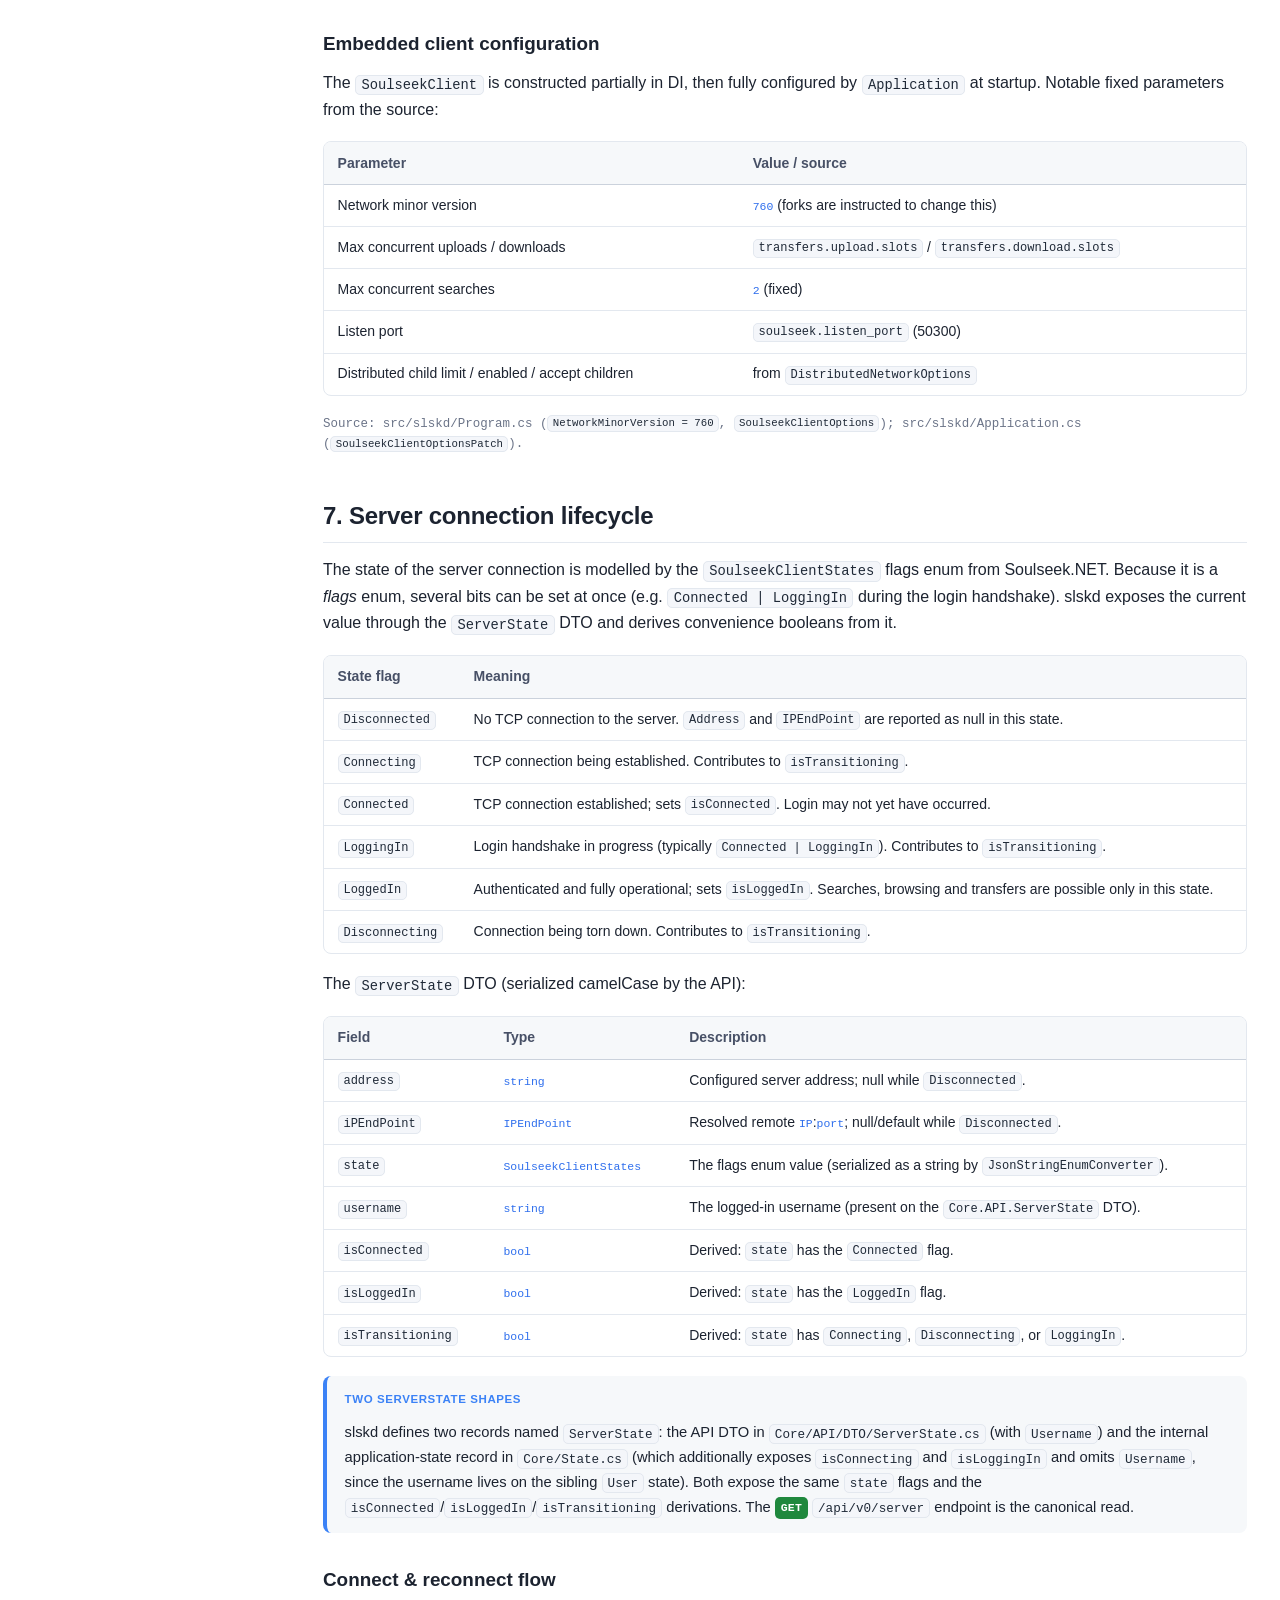
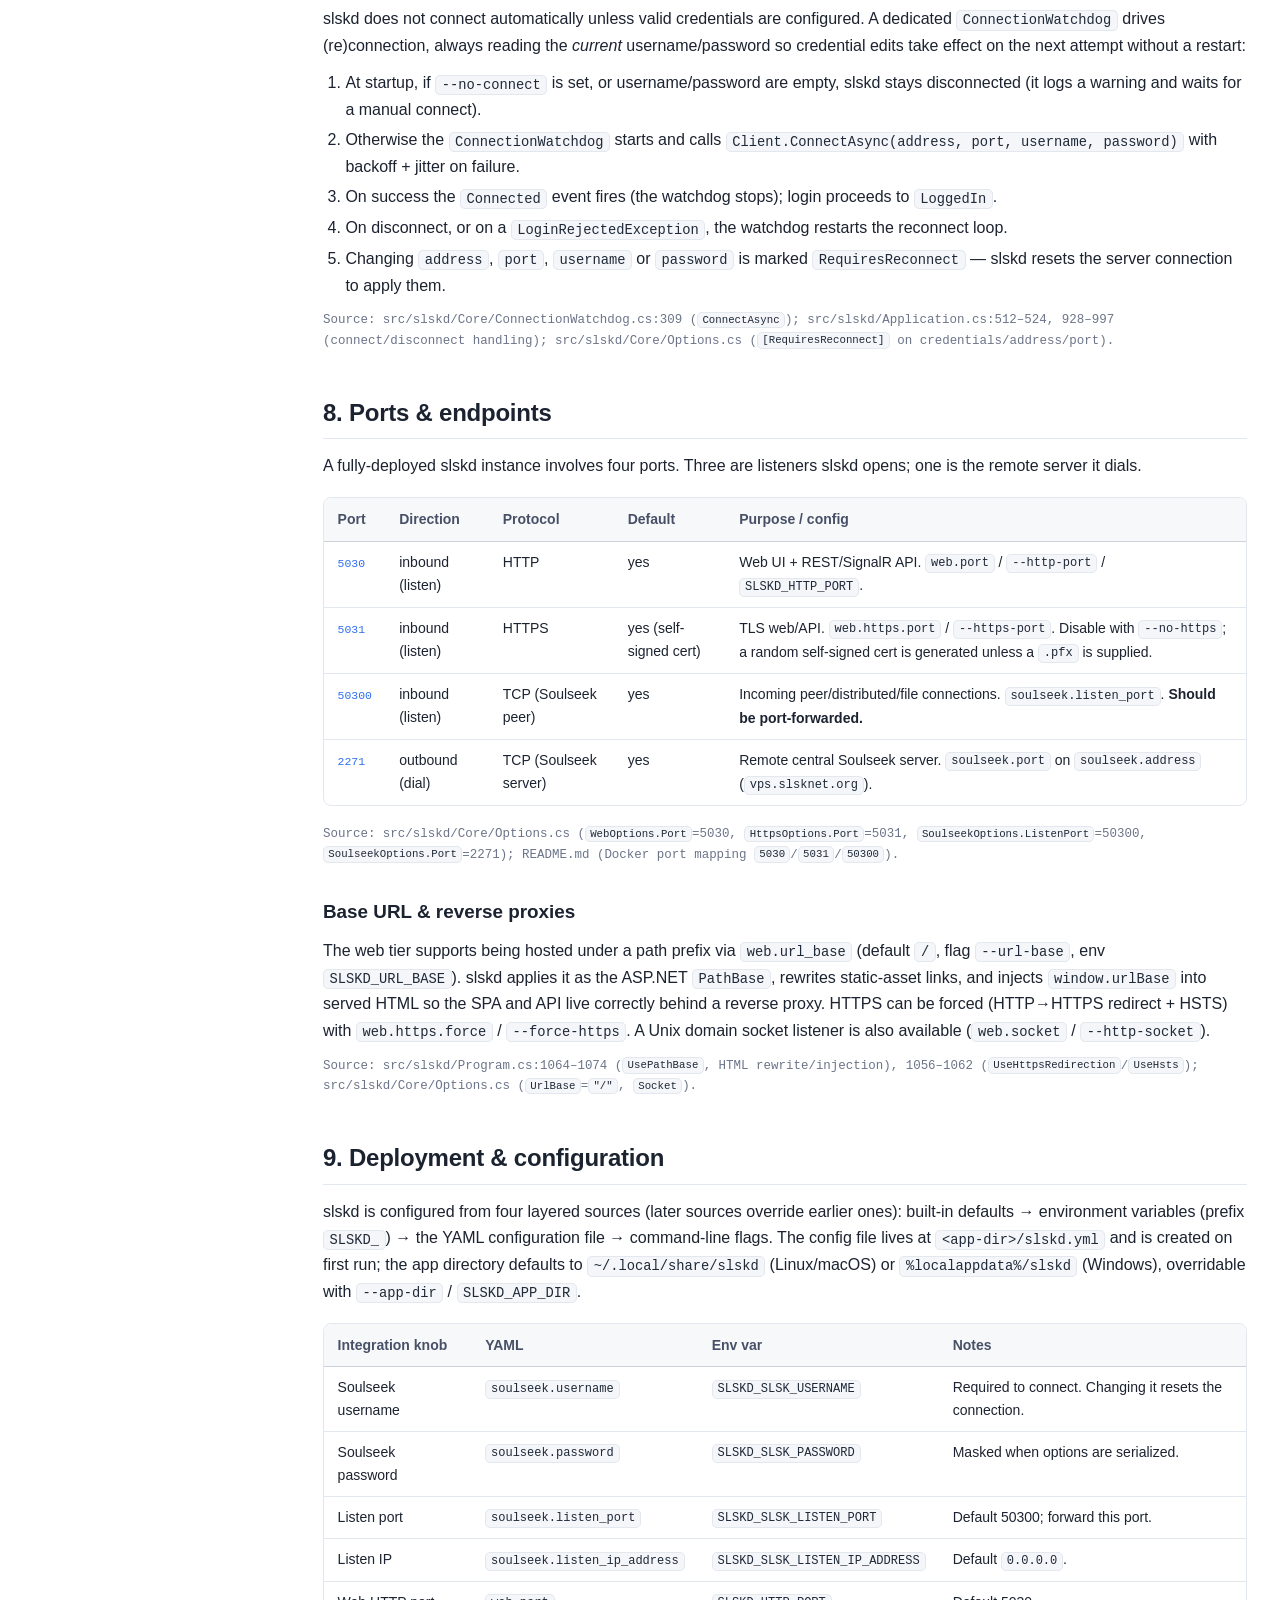
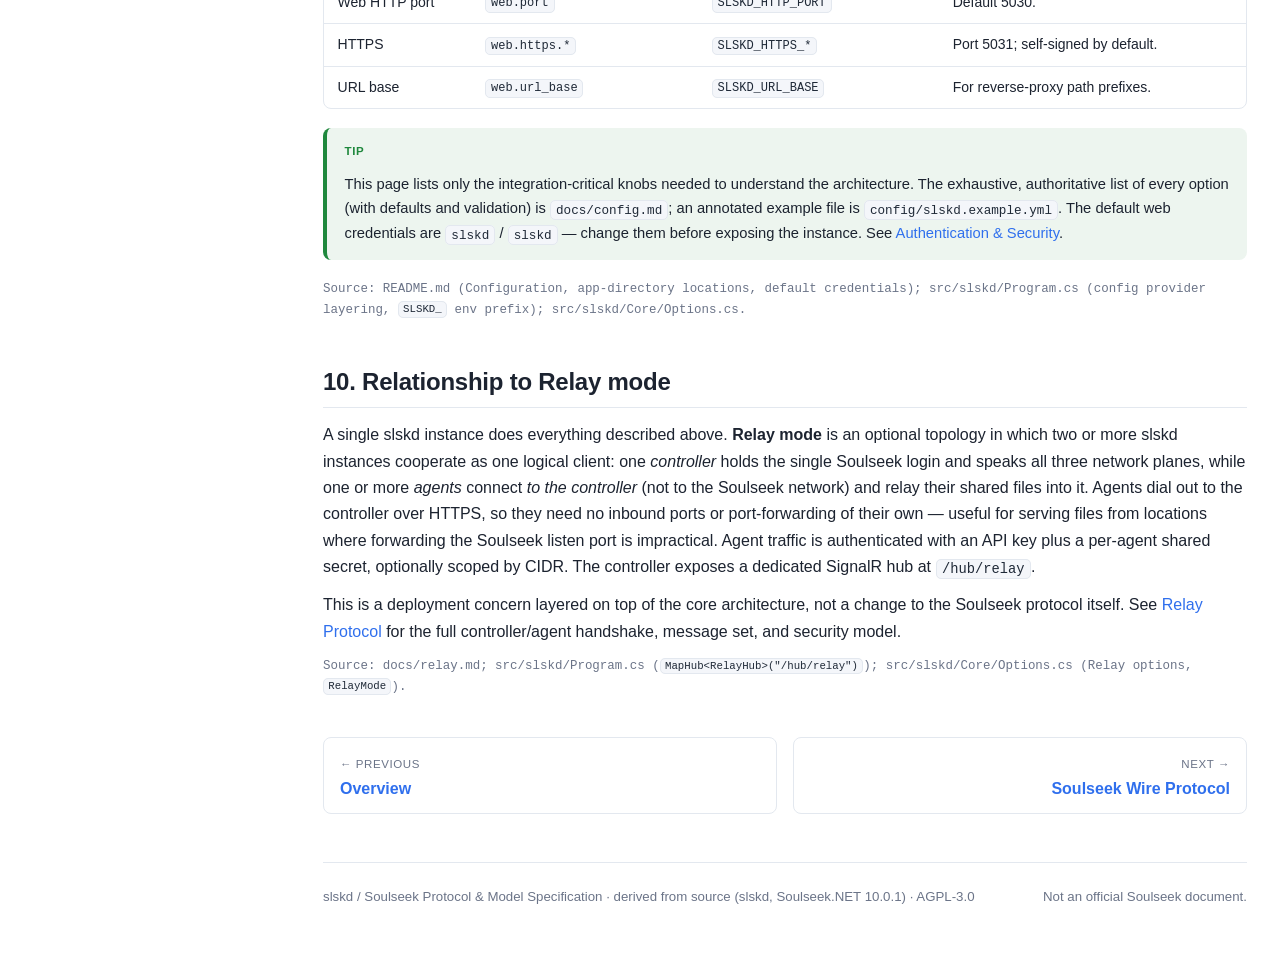
<file: wiki/architecture.html>
<!DOCTYPE html>
<html lang="en">
<head>
<meta charset="utf-8">
<meta name="viewport" content="width=device-width, initial-scale=1">
<title>Architecture &amp; Concepts · slskd Protocol &amp; Model Specification</title>
<meta name="description" content="slskd / Soulseek network, protocol and data-model specification — Architecture &amp; Concepts. A language-agnostic reference for building clients, apps and services that interoperate with the Soulseek platform.">
<link rel="stylesheet" href="style.css">
<script>(function(){try{var t=localStorage.getItem('slskd-spec-theme');if(t){document.documentElement.setAttribute('data-theme',t);}else if(window.matchMedia&&matchMedia('(prefers-color-scheme: dark)').matches){document.documentElement.setAttribute('data-theme','dark');}}catch(e){}})();</script>
</head>
<body>
<div class="scrim"></div>
<div class="layout">
<aside class="sidebar">
  <div class="brand">
    <div class="logo">sd</div>
    <div class="brand-text">
      <span class="brand-title">slskd Spec</span>
      <span class="brand-sub">Soulseek protocol &amp; model</span>
    </div>
  </div>
  <div class="nav-filter-wrap"><input class="nav-filter" type="text" placeholder="Filter pages…" aria-label="Filter pages"></div>
  <nav>
  <div class="nav-group-label">Introduction</div>
  <ul>
    <li><a href="index.html"><span class="nav-num">1</span><span>Overview</span></a></li>
    <li class="active"><a href="architecture.html" aria-current="page"><span class="nav-num">2</span><span>Architecture &amp; Concepts</span></a></li>
  </ul>
  <div class="nav-group-label">The Soulseek Network</div>
  <ul>
    <li><a href="soulseek-protocol.html"><span class="nav-num">3</span><span>Soulseek Wire Protocol</span></a></li>
    <li><a href="data-model.html"><span class="nav-num">4</span><span>Data Model &amp; Types</span></a></li>
  </ul>
  <div class="nav-group-label">Domains</div>
  <ul>
    <li><a href="search.html"><span class="nav-num">5</span><span>Search</span></a></li>
    <li><a href="transfers.html"><span class="nav-num">6</span><span>Transfers &amp; Queueing</span></a></li>
    <li><a href="users-rooms.html"><span class="nav-num">7</span><span>Users, Rooms &amp; Chat</span></a></li>
    <li><a href="shares.html"><span class="nav-num">8</span><span>Shares &amp; Browsing</span></a></li>
  </ul>
  <div class="nav-group-label">Integration</div>
  <ul>
    <li><a href="authentication.html"><span class="nav-num">9</span><span>Authentication &amp; Security</span></a></li>
    <li><a href="rest-api.html"><span class="nav-num">10</span><span>REST API Reference</span></a></li>
    <li><a href="realtime-api.html"><span class="nav-num">11</span><span>Real-Time API &amp; Events</span></a></li>
    <li><a href="relay.html"><span class="nav-num">12</span><span>Relay Protocol</span></a></li>
  </ul>
</nav>
</aside>
<div class="main-col">
  <header class="topbar">
    <button class="menu-btn" aria-label="Toggle navigation">&#9776;</button>
    <span class="crumb">Introduction / <b>Architecture &amp; Concepts</b></span>
    <span class="spacer"></span>
    <a class="tb-link" href="index.html#sitemap">Contents</a>
    <a class="tb-link" href="https://github.com/slskd/slskd" target="_blank" rel="noopener">GitHub</a>
    <button class="theme-toggle" aria-label="Toggle dark mode" title="Toggle theme">◐</button>
  </header>
  <main class="content">

<h1>Architecture &amp; Concepts</h1>
<p class="page-lede">The Soulseek platform is not a single protocol but three cooperating planes: a central coordination server, a mesh of direct peer-to-peer connections, and a distributed search-propagation tree. <strong>slskd</strong> is a long-running daemon that embeds a full Soulseek client (the <code>Soulseek.NET</code> library) inside an ASP.NET Core host, and exposes that client to your application through a REST and SignalR API. This page establishes the mental model a builder needs before reading any of the protocol or API references: what each plane does, how connections are established (including through firewalls), how slskd is structured internally, and the lifecycle of the server connection. It cites the slskd source throughout so every claim is traceable.</p>

<nav class="toc">
  <div class="toc-title">On this page</div>
  <ul>
    <li><a href="#big-picture">1. The big picture: three planes</a></li>
    <li><a href="#central-server">2. The central Soulseek server</a></li>
    <li><a href="#peer-connections">3. Peer connections (P / D / F)</a></li>
    <li><a href="#indirect">4. Indirect connections &amp; firewalls</a></li>
    <li><a href="#distributed-network">5. The distributed search network</a></li>
    <li><a href="#slskd-internals">6. slskd internal architecture</a></li>
    <li><a href="#lifecycle">7. Server connection lifecycle</a></li>
    <li><a href="#ports">8. Ports &amp; endpoints</a></li>
    <li><a href="#config">9. Deployment &amp; configuration</a></li>
    <li><a href="#relay">10. Relationship to Relay mode</a></li>
  </ul>
</nav>

<h2 id="big-picture">1. The big picture: three planes</h2>
<p>Every Soulseek client — official or third-party — participates in three logically distinct communication planes simultaneously. Understanding which traffic flows where is the single most important concept for interoperability.</p>

<div class="table-wrap">
<table>
<thead><tr><th>Plane</th><th>Transport</th><th>What flows over it</th></tr></thead>
<tbody>
<tr><td><strong>Central server</strong></td><td>One persistent TCP connection to <code>vps.slsknet.org:2271</code></td><td>Login, presence/status, room membership and chat, private messages, search <em>submission</em>, peer-address resolution, distributed-network parameters, server statistics.</td></tr>
<tr><td><strong>Peer-to-peer</strong></td><td>Many short- or long-lived direct TCP connections between two clients</td><td>Search <em>results</em>, share browsing, user info, folder-contents requests, transfer negotiation, and the file bytes themselves.</td></tr>
<tr><td><strong>Distributed network</strong></td><td>A tree of peer TCP connections (one parent, up to N children)</td><td>Propagation of <em>incoming</em> search requests down the tree. Search <em>results</em> never travel back up the tree.</td></tr>
</tbody>
</table>
</div>

<pre><code>                         ┌───────────────────────────────────────────┐
                         │      Central Soulseek server              │
                         │      vps.slsknet.org : 2271  (TCP)         │
                         │  login · presence · rooms · PMs ·         │
                         │  FileSearch submission · GetPeerAddress · │
                         │  ConnectToPeer relay · ParentMinSpeed     │
                         └───────▲───────────────────────▲───────────┘
                                 │ (1) one persistent     │
                                 │     server connection  │
                ┌────────────────┴──────┐         ┌───────┴────────────────┐
                │   YOUR slskd / client  │         │     Other peer (Bob)   │
                │   listen port 50300    │         │                        │
                └───┬────────────┬───────┘         └────────────────────────┘
                    │            │
        (2) direct  │            │ (3) distributed tree ('D' conns)
        peer conns  │            │
        'P' msgs ───┤            ├── parent ──►  (branch root ··· upstream)
        'F' files ──┤            └── child  ──►  Carol  ──► Dave  ──► …
                    │                              (search requests fan out)
                    ▼
              Search reply ('P'), Browse, UserInfo, file bytes ('F')
              come back DIRECTLY, peer-to-peer — never through the tree.</code></pre>

<div class="note callout"><span class="label">Key insight</span><p>You submit a search to the <em>central server</em>; the server injects it into the <em>distributed tree</em> where it fans out to many peers; each matching peer opens a <em>direct peer connection back to you</em> to deliver its results. Three planes, one logical operation. See <a href="search.html">Search</a> for the full sequence.</p></div>

<h2 id="central-server">2. The central Soulseek server</h2>
<p>The central server is the only well-known, fixed endpoint in the network. A client maintains exactly one TCP connection to it for the lifetime of a session. It performs coordination that cannot be done peer-to-peer: authenticating logins, tracking who is online, distributing room chat, and — critically — telling clients each other's IP address and port (peers are not directly addressable until the server reveals their address).</p>

<p>Representative traffic carried over the server connection (server message codes; see <a href="soulseek-protocol.html#server-messages">Soulseek Wire Protocol</a> for the full catalog):</p>

<div class="table-wrap">
<table>
<thead><tr><th>Concern</th><th>Server message(s)</th><th>Purpose</th></tr></thead>
<tbody>
<tr><td>Authentication</td><td><code>Login</code> (1)</td><td>Authenticate username/password; receive greeting, IP, privilege status.</td></tr>
<tr><td>Listen port</td><td><code>SetListenPort</code> (2)</td><td>Tell the server which port this client accepts incoming peer connections on.</td></tr>
<tr><td>Address resolution</td><td><code>GetPeerAddress</code> (3)</td><td>Resolve a username to an <span class="type">IP</span>:<span class="type">port</span> so a direct connection can be opened.</td></tr>
<tr><td>Presence</td><td><code>AddUser</code> (5), <code>GetUserStatus</code> (7), <code>SetStatus</code> (28)</td><td>Watch users, query online/away status, set own status.</td></tr>
<tr><td>Rooms &amp; chat</td><td><code>SayInChatRoom</code> (13), <code>JoinRoom</code> (14), <code>LeaveRoom</code> (15), <code>RoomList</code> (64)</td><td>Room membership and public chat.</td></tr>
<tr><td>Private messages</td><td><code>MessageUser</code> (22), <code>MessageAcked</code> (23)</td><td>Server-relayed private messaging (does not require a peer connection).</td></tr>
<tr><td>Peer connection brokering</td><td><code>ConnectToPeer</code> (18), <code>CantConnectToPeer</code> (1001)</td><td>Ask the server to instruct a (possibly firewalled) peer to connect back. See §4.</td></tr>
<tr><td>Search submission</td><td><code>FileSearch</code> (26), <code>UserSearch</code> (42), <code>RoomSearch</code> (120), <code>WishlistSearch</code> (103)</td><td>Submit a query to be distributed; results return as peer messages.</td></tr>
<tr><td>Share statistics</td><td><code>SharedFoldersFiles</code> (35), <code>GetUserStats</code> (36)</td><td>Report own share counts; query others' stats.</td></tr>
<tr><td>Distributed parameters</td><td><code>ParentMinSpeed</code> (83), <code>ParentSpeedRatio</code> (84)</td><td>Server-pushed thresholds governing distributed-tree participation. See §5.</td></tr>
</tbody>
</table>
</div>

<p>The default endpoint and the knobs to override it (slskd binds these to <code>Soulseek.Address</code> / <code>Soulseek.Port</code>):</p>

<div class="table-wrap">
<table>
<thead><tr><th>Setting</th><th>Default</th><th>CLI flag</th><th>Env var</th><th>YAML</th></tr></thead>
<tbody>
<tr><td>Server address</td><td><code>vps.slsknet.org</code></td><td><code>--slsk-address</code></td><td><code>SLSKD_SLSK_ADDRESS</code></td><td><code>soulseek.address</code></td></tr>
<tr><td>Server port</td><td><span class="type">2271</span> <span class="type">int32</span> (range 1024–65535)</td><td><code>--slsk-port</code></td><td><code>SLSKD_SLSK_PORT</code></td><td><code>soulseek.port</code></td></tr>
</tbody>
</table>
</div>
<p class="src-ref">Source: src/slskd/Core/Options.cs (<code>SoulseekOptions.Address</code> = <code>"vps.slsknet.org"</code>, <code>SoulseekOptions.Port</code> = <code>2271</code>); docs/config.md (Server Connection).</p>

<h2 id="peer-connections">3. Peer connections (P / D / F)</h2>
<p>All non-server traffic flows over direct TCP connections between two clients. The Soulseek protocol multiplexes three distinct purposes onto separate connections, each identified by a single ASCII letter sent during connection setup. slskd configures all three independently through <code>SoulseekClientOptionsPatch</code>.</p>

<div class="table-wrap">
<table>
<thead><tr><th>Type</th><th>Letter</th><th>Purpose</th></tr></thead>
<tbody>
<tr><td><strong>Peer</strong></td><td><code>P</code></td><td>General peer messaging: search replies, share browse, user info, folder-contents requests, and transfer negotiation (queue/place/start). One per peer pair, reused.</td></tr>
<tr><td><strong>Distributed</strong></td><td><code>D</code></td><td>Distributed-network links: the connection to a parent and to each child, over which search requests are propagated. See §5.</td></tr>
<tr><td><strong>File transfer</strong></td><td><code>F</code></td><td>A dedicated connection carrying the raw bytes of a single file transfer. One per active transfer.</td></tr>
</tbody>
</table>
</div>
<p class="src-ref">Source: nicotine+ <code>SLSKPROTOCOL</code> (connection-type letters); src/slskd/Application.cs (<code>peerConnectionOptions</code>, <code>distributedConnectionOptions</code>, <code>transferConnectionOptions</code> passed to <code>SoulseekClientOptionsPatch</code>).</p>

<h3 id="outgoing-incoming">Outgoing vs incoming &amp; the listen port</h3>
<p>A client both <em>initiates</em> connections to other peers (e.g. to fetch a browse listing) and <em>accepts</em> incoming connections (e.g. from a peer delivering a search result). To accept incoming connections, the client must listen on a TCP port and advertise it to the central server via <code>SetListenPort</code>. slskd listens on <code>0.0.0.0:50300</code> by default.</p>

<div class="table-wrap">
<table>
<thead><tr><th>Setting</th><th>Default</th><th>CLI flag</th><th>Env var</th><th>YAML</th></tr></thead>
<tbody>
<tr><td>Listen IP address</td><td><code>0.0.0.0</code></td><td><code>--slsk-listen-ip-address</code></td><td><code>SLSKD_SLSK_LISTEN_IP_ADDRESS</code></td><td><code>soulseek.listen_ip_address</code></td></tr>
<tr><td>Listen port</td><td><span class="type">50300</span> <span class="type">int32</span> (range 1024–65535)</td><td><code>--slsk-listen-port</code></td><td><code>SLSKD_SLSK_LISTEN_PORT</code></td><td><code>soulseek.listen_port</code></td></tr>
</tbody>
</table>
</div>

<div class="warn callout"><span class="label">Port forwarding matters</span><p>If the listen port is not reachable from the internet (no port-forward / firewall rule), other clients cannot open direct connections <em>to</em> you. The slskd documentation lists the symptoms explicitly: "poor search results and the inability to browse or retrieve user information for some users." Two firewalled peers cannot connect to each other at all (see §4). Forwarding the listen port is the single highest-impact connectivity fix.</p></div>
<p class="src-ref">Source: src/slskd/Core/Options.cs (<code>SoulseekOptions.ListenIpAddress</code> = <code>"0.0.0.0"</code>, <code>ListenPort</code> = <code>50300</code>); src/slskd/Application.cs:459; docs/config.md (Listen IP Address and Port).</p>

<h2 id="indirect">4. Indirect connections &amp; firewalls</h2>
<p>Because peers are not addressable until the server reveals their address, and because many peers sit behind NAT/firewalls, the protocol defines a server-brokered fallback for establishing a peer connection. The mechanism inverts the connection direction so that a firewalled peer dials <em>out</em> rather than being dialed.</p>

<ol>
<li><strong>Direct attempt.</strong> The initiator resolves the target with <code>GetPeerAddress</code> (3) and attempts a direct TCP connection to the returned <span class="type">IP</span>:<span class="type">port</span>, sending a <code>PeerInit</code> message that declares the connection type (<code>P</code>/<code>D</code>/<code>F</code>) and a unique <em>token</em>.</li>
<li><strong>Indirect fallback.</strong> If the direct attempt fails (target firewalled), the initiator sends <code>ConnectToPeer</code> (18) to the central server, naming the target user, the connection type, and the same token.</li>
<li><strong>Server relay.</strong> The server forwards the request to the target, who then dials <em>back</em> to the initiator and sends a <code>PierceFirewall</code> message carrying the token, allowing the initiator to match the inbound connection to its pending request.</li>
<li><strong>Give up.</strong> If the target also cannot connect (e.g. both peers firewalled), it returns <code>CantConnectToPeer</code> (1001) to the server, which relays it to the initiator.</li>
</ol>

<div class="note callout"><span class="label">Note</span><p>The token correlates the original request, the <code>ConnectToPeer</code> relay, and the eventual <code>PierceFirewall</code> handshake — it is how a client distinguishes which pending operation an unexpected inbound connection belongs to. The exact byte layout of <code>PeerInit</code>, <code>PierceFirewall</code>, <code>ConnectToPeer</code> and <code>CantConnectToPeer</code> is documented in <a href="soulseek-protocol.html#init-messages">Soulseek Wire Protocol</a>.</p></div>
<p class="src-ref">Source: nicotine+ <code>SLSKPROTOCOL</code> (ConnectToPeer / PierceFirewall / CantConnectToPeer); message codes verified against the spec's server-message catalog.</p>

<h2 id="distributed-network">5. The distributed search network</h2>
<p>Search requests are not broadcast by the server to every user — that would not scale. Instead, clients self-organize into a <strong>distributed tree</strong>. Each participating client maintains one connection <em>upward</em> to a <strong>parent</strong> and up to N connections <em>downward</em> to <strong>children</strong>. The server injects each submitted search near the roots; every node re-broadcasts the request to all of its children, so the query fans out across the whole network in a few hops.</p>

<h3 id="branch-root-level">Branch root &amp; branch level</h3>
<div class="table-wrap">
<table>
<thead><tr><th>Concept</th><th>Meaning</th><th>slskd state field</th></tr></thead>
<tbody>
<tr><td>Parent</td><td>The single upstream node this client receives search requests from.</td><td><code>parent</code> (username)</td></tr>
<tr><td>Children</td><td>Downstream nodes this client re-broadcasts requests to.</td><td><code>children</code> (username list), <code>childLimit</code>, <code>canAcceptChildren</code></td></tr>
<tr><td>Branch root</td><td>The topmost node of this client's branch — the node connected directly to the server's distribution point. Reported via the distributed <code>BranchRoot</code> message.</td><td><code>branchRoot</code>, <code>isBranchRoot</code></td></tr>
<tr><td>Branch level</td><td>This client's depth below the branch root (the root is level 0). Reported via the distributed <code>BranchLevel</code> message and incremented at each hop down.</td><td><code>branchLevel</code></td></tr>
<tr><td>Has parent</td><td>Whether this client currently has an upstream connection (and thus receives requests).</td><td><code>hasParent</code></td></tr>
</tbody>
</table>
</div>
<p>slskd surfaces this live in application state. Serialized as camelCase JSON, the distributed-network state looks like:</p>
<pre><code>{
  "branchLevel": 2,
  "branchRoot": "someUpstreamUser",
  "canAcceptChildren": true,
  "childLimit": 25,
  "children": ["childUserA", "childUserB"],
  "hasParent": true,
  "isBranchRoot": false,
  "parent": "myParentUser"
}</code></pre>
<p class="src-ref">Source: src/slskd/Core/State.cs (<code>DistributedNetworkState</code>: <code>BranchLevel</code>, <code>BranchRoot</code>, <code>CanAcceptChildren</code>, <code>ChildLimit</code>, <code>Children</code>, <code>HasParent</code>, <code>IsBranchRoot</code>, <code>Parent</code>); src/slskd/Application.cs:1136 (populated from <code>DistributedNetworkInfo</code>).</p>

<h3 id="parent-eligibility">Parent eligibility: ParentMinSpeed &amp; ParentSpeedRatio</h3>
<p>The server pushes two parameters that govern who may act as a parent and how many children they may take:</p>
<div class="table-wrap">
<table>
<thead><tr><th>Message</th><th>Code</th><th>Meaning (per protocol reference)</th></tr></thead>
<tbody>
<tr><td><code>ParentMinSpeed</code></td><td>83</td><td>The minimum upload speed required to become a parent in the distributed network.</td></tr>
<tr><td><code>ParentSpeedRatio</code></td><td>84</td><td>A ratio determining how many children a node may have: maximum children = (own upload speed) ÷ (speed ratio).</td></tr>
</tbody>
</table>
</div>
<p class="src-ref">Source: nicotine+ <code>SLSKPROTOCOL</code> (ParentMinSpeed code 83, ParentSpeedRatio code 84).</p>

<h3 id="dnet-toggles">slskd distributed-network toggles</h3>
<div class="table-wrap">
<table>
<thead><tr><th>Setting</th><th>Default</th><th>CLI flag</th><th>YAML</th><th>Effect</th></tr></thead>
<tbody>
<tr><td>Disabled</td><td><code>false</code></td><td><code>--slsk-no-dnet</code></td><td><code>distributed_network.disabled</code></td><td>If true, slskd obtains no parent and no children and receives <em>no</em> distributed search requests. Only safe when sharing nothing.</td></tr>
<tr><td>Disable children</td><td><code>false</code></td><td><code>--slsk-dnet-no-children</code></td><td><code>distributed_network.disable_children</code></td><td>Still gets a parent (and requests) but refuses child connections — lighter load.</td></tr>
<tr><td>Child limit</td><td><span class="type">25</span> <span class="type">int32</span></td><td><code>--slsk-dnet-children</code></td><td><code>distributed_network.child_limit</code></td><td>Maximum number of distributed children accepted.</td></tr>
<tr><td>Logging</td><td><code>false</code></td><td><code>--slsk-dnet-logging</code></td><td><code>distributed_network.logging</code></td><td>Verbose distributed-network diagnostics.</td></tr>
</tbody>
</table>
</div>

<div class="danger callout"><span class="label">Results do not return through the tree</span><p>The distributed tree carries <em>requests downward only</em>. When a peer in the tree matches your query, it opens a <strong>direct peer (<code>P</code>) connection back to you</strong> and sends a <code>SearchReply</code>. Do not expect results to arrive on the distributed connection. This is the most commonly misunderstood part of the architecture.</p></div>
<p class="src-ref">Source: src/slskd/Core/Options.cs (<code>DistributedNetworkOptions</code>: <code>Disabled</code>=false, <code>DisableChildren</code>=false, <code>ChildLimit</code>=25); docs/config.md (Distributed Network); src/slskd/Application.cs (<code>SoulseekClientOptionsPatch</code> distributed flags).</p>

<h2 id="slskd-internals">6. slskd internal architecture</h2>
<p>slskd is a single .NET process that boots an ASP.NET Core web host and, inside it, an embedded Soulseek client. The diagram below shows the principal subsystems and how a request crosses them.</p>

<pre><code>┌──────────────────────────────────────────────────────────────────────┐
│  slskd process  (ASP.NET Core / Kestrel host — Program.cs)             │
│                                                                        │
│  ┌──────────── Web UI (wwwroot, React SPA) ──────────────┐            │
│  │     served as static files; talks to the API below     │            │
│  └───────────────────────┬────────────────────────────────┘            │
│        REST controllers   │   SignalR hubs (/hub/application ·        │
│        (/api/v0/…)         │   /hub/logs · /hub/search · /hub/relay)   │
│  ┌────────────────────────┴────────────────────────────────┐          │
│  │  Application (IApplication / IHostedService) — orchestrator│        │
│  │  Managed concerns:  Search · Transfers(up/down) · Users ·  │        │
│  │  Rooms · Messaging · Shares · Relay · Events               │        │
│  └───────┬───────────────────────────────┬──────────────────┘          │
│          │                                │                            │
│  ┌───────▼─────────┐            ┌─────────▼──────────────┐             │
│  │ SoulseekClient  │            │  SQLite databases       │             │
│  │ (Soulseek.NET)  │            │  search · transfers ·   │             │
│  │  server + peer  │            │  messaging · events     │             │
│  │  + distributed  │            │  (EF Core + Dapper)     │             │
│  └───────┬─────────┘            └─────────────────────────┘             │
└──────────┼─────────────────────────────────────────────────────────────┘
           │ TCP
   Soulseek network (central server · peers · distributed tree)</code></pre>

<div class="table-wrap">
<table>
<thead><tr><th>Component</th><th>Role</th><th>Source / registration</th></tr></thead>
<tbody>
<tr><td>ASP.NET Core host (Kestrel)</td><td>HTTP/HTTPS server, routing, auth, static-file serving, CORS.</td><td><code>Program.cs</code> (<code>WebApplication.CreateBuilder</code>, <code>UseKestrel</code>)</td></tr>
<tr><td>Embedded <code>SoulseekClient</code></td><td>The actual Soulseek client (server connection, peer messaging, distributed network, transfers). Registered as a singleton <code>ISoulseekClient</code>; configured at startup via <code>ReconfigureOptionsAsync</code>.</td><td><code>Program.cs</code> (<code>AddSingleton&lt;ISoulseekClient, SoulseekClient&gt;</code>), <code>Application.cs</code></td></tr>
<tr><td><code>Application</code> orchestrator</td><td>Wires Soulseek.NET events to slskd state and the managed services; runs as an <code>IHostedService</code>.</td><td><code>Application.cs</code> (<code>AddSingleton&lt;IApplication, Application&gt;</code>, <code>AddHostedService</code>)</td></tr>
<tr><td>SQLite databases</td><td>Persistence for searches, transfers, messaging and events; accessed through EF Core (<code>DbContext</code>) and Dapper. Volatile (in-memory) mode is available.</td><td><code>Program.cs</code> (<code>SearchDbContext</code>, <code>TransfersDbContext</code>, <code>MessagingDbContext</code>, <code>EventsDbContext</code>)</td></tr>
<tr><td>SignalR hubs</td><td>Real-time push to clients: <code>/hub/application</code>, <code>/hub/logs</code>, <code>/hub/search</code>, <code>/hub/relay</code>.</td><td><code>Program.cs</code> (<code>MapHub</code>)</td></tr>
<tr><td>Static web UI</td><td>The bundled React SPA served from <code>wwwroot</code> (configurable via <code>web.content_path</code>); disabled in headless mode.</td><td><code>Program.cs</code> (<code>UseFileServer</code>)</td></tr>
</tbody>
</table>
</div>

<p>Principal managed services (all registered as singletons in <code>ConfigureDependencyInjectionContainer</code>): <code>SearchService</code>, <code>TransferService</code> + <code>DownloadService</code>/<code>UploadService</code>, <code>UserService</code>, <code>RoomService</code>, <code>MessagingService</code>/<code>ConversationService</code>, <code>ShareService</code>, <code>RelayService</code>, plus integrations (FTP, Pushbullet, scripts, webhooks, VPN) and an <code>EventBus</code>/<code>EventService</code>.</p>
<p class="src-ref">Source: src/slskd/Program.cs (DI container, hub mapping, Kestrel, DbContexts); src/slskd/Application.cs.</p>

<h3 id="client-options">Embedded client configuration</h3>
<p>The <code>SoulseekClient</code> is constructed partially in DI, then fully configured by <code>Application</code> at startup. Notable fixed parameters from the source:</p>
<div class="table-wrap">
<table>
<thead><tr><th>Parameter</th><th>Value / source</th></tr></thead>
<tbody>
<tr><td>Network minor version</td><td><span class="type">760</span> (forks are instructed to change this)</td></tr>
<tr><td>Max concurrent uploads / downloads</td><td><code>transfers.upload.slots</code> / <code>transfers.download.slots</code></td></tr>
<tr><td>Max concurrent searches</td><td><span class="type">2</span> (fixed)</td></tr>
<tr><td>Listen port</td><td><code>soulseek.listen_port</code> (50300)</td></tr>
<tr><td>Distributed child limit / enabled / accept children</td><td>from <code>DistributedNetworkOptions</code></td></tr>
</tbody>
</table>
</div>
<p class="src-ref">Source: src/slskd/Program.cs (<code>NetworkMinorVersion = 760</code>, <code>SoulseekClientOptions</code>); src/slskd/Application.cs (<code>SoulseekClientOptionsPatch</code>).</p>

<h2 id="lifecycle">7. Server connection lifecycle</h2>
<p>The state of the server connection is modelled by the <code>SoulseekClientStates</code> flags enum from Soulseek.NET. Because it is a <em>flags</em> enum, several bits can be set at once (e.g. <code>Connected | LoggingIn</code> during the login handshake). slskd exposes the current value through the <code>ServerState</code> DTO and derives convenience booleans from it.</p>

<div class="table-wrap">
<table>
<thead><tr><th>State flag</th><th>Meaning</th></tr></thead>
<tbody>
<tr><td><code>Disconnected</code></td><td>No TCP connection to the server. <code>Address</code> and <code>IPEndPoint</code> are reported as null in this state.</td></tr>
<tr><td><code>Connecting</code></td><td>TCP connection being established. Contributes to <code>isTransitioning</code>.</td></tr>
<tr><td><code>Connected</code></td><td>TCP connection established; sets <code>isConnected</code>. Login may not yet have occurred.</td></tr>
<tr><td><code>LoggingIn</code></td><td>Login handshake in progress (typically <code>Connected | LoggingIn</code>). Contributes to <code>isTransitioning</code>.</td></tr>
<tr><td><code>LoggedIn</code></td><td>Authenticated and fully operational; sets <code>isLoggedIn</code>. Searches, browsing and transfers are possible only in this state.</td></tr>
<tr><td><code>Disconnecting</code></td><td>Connection being torn down. Contributes to <code>isTransitioning</code>.</td></tr>
</tbody>
</table>
</div>

<p>The <code>ServerState</code> DTO (serialized camelCase by the API):</p>
<div class="table-wrap">
<table>
<thead><tr><th>Field</th><th>Type</th><th>Description</th></tr></thead>
<tbody>
<tr><td><code>address</code></td><td><span class="type">string</span></td><td>Configured server address; null while <code>Disconnected</code>.</td></tr>
<tr><td><code>iPEndPoint</code></td><td><span class="type">IPEndPoint</span></td><td>Resolved remote <span class="type">IP</span>:<span class="type">port</span>; null/default while <code>Disconnected</code>.</td></tr>
<tr><td><code>state</code></td><td><span class="type">SoulseekClientStates</span></td><td>The flags enum value (serialized as a string by <code>JsonStringEnumConverter</code>).</td></tr>
<tr><td><code>username</code></td><td><span class="type">string</span></td><td>The logged-in username (present on the <code>Core.API.ServerState</code> DTO).</td></tr>
<tr><td><code>isConnected</code></td><td><span class="type">bool</span></td><td>Derived: <code>state</code> has the <code>Connected</code> flag.</td></tr>
<tr><td><code>isLoggedIn</code></td><td><span class="type">bool</span></td><td>Derived: <code>state</code> has the <code>LoggedIn</code> flag.</td></tr>
<tr><td><code>isTransitioning</code></td><td><span class="type">bool</span></td><td>Derived: <code>state</code> has <code>Connecting</code>, <code>Disconnecting</code>, or <code>LoggingIn</code>.</td></tr>
</tbody>
</table>
</div>

<div class="note callout"><span class="label">Two ServerState shapes</span><p>slskd defines two records named <code>ServerState</code>: the API DTO in <code>Core/API/DTO/ServerState.cs</code> (with <code>Username</code>) and the internal application-state record in <code>Core/State.cs</code> (which additionally exposes <code>isConnecting</code> and <code>isLoggingIn</code> and omits <code>Username</code>, since the username lives on the sibling <code>User</code> state). Both expose the same <code>state</code> flags and the <code>isConnected</code>/<code>isLoggedIn</code>/<code>isTransitioning</code> derivations. The <span class="badge get">GET</span> <code>/api/v0/server</code> endpoint is the canonical read.</p></div>

<h3 id="connect-flow">Connect &amp; reconnect flow</h3>
<p>slskd does not connect automatically unless valid credentials are configured. A dedicated <code>ConnectionWatchdog</code> drives (re)connection, always reading the <em>current</em> username/password so credential edits take effect on the next attempt without a restart:</p>
<ol>
<li>At startup, if <code>--no-connect</code> is set, or username/password are empty, slskd stays disconnected (it logs a warning and waits for a manual connect).</li>
<li>Otherwise the <code>ConnectionWatchdog</code> starts and calls <code>Client.ConnectAsync(address, port, username, password)</code> with backoff + jitter on failure.</li>
<li>On success the <code>Connected</code> event fires (the watchdog stops); login proceeds to <code>LoggedIn</code>.</li>
<li>On disconnect, or on a <code>LoginRejectedException</code>, the watchdog restarts the reconnect loop.</li>
<li>Changing <code>address</code>, <code>port</code>, <code>username</code> or <code>password</code> is marked <code>RequiresReconnect</code> — slskd resets the server connection to apply them.</li>
</ol>
<p class="src-ref">Source: src/slskd/Core/ConnectionWatchdog.cs:309 (<code>ConnectAsync</code>); src/slskd/Application.cs:512–524, 928–997 (connect/disconnect handling); src/slskd/Core/Options.cs (<code>[RequiresReconnect]</code> on credentials/address/port).</p>

<h2 id="ports">8. Ports &amp; endpoints</h2>
<p>A fully-deployed slskd instance involves four ports. Three are listeners slskd opens; one is the remote server it dials.</p>
<div class="table-wrap">
<table>
<thead><tr><th>Port</th><th>Direction</th><th>Protocol</th><th>Default</th><th>Purpose / config</th></tr></thead>
<tbody>
<tr><td><span class="type">5030</span></td><td>inbound (listen)</td><td>HTTP</td><td>yes</td><td>Web UI + REST/SignalR API. <code>web.port</code> / <code>--http-port</code> / <code>SLSKD_HTTP_PORT</code>.</td></tr>
<tr><td><span class="type">5031</span></td><td>inbound (listen)</td><td>HTTPS</td><td>yes (self-signed cert)</td><td>TLS web/API. <code>web.https.port</code> / <code>--https-port</code>. Disable with <code>--no-https</code>; a random self-signed cert is generated unless a <code>.pfx</code> is supplied.</td></tr>
<tr><td><span class="type">50300</span></td><td>inbound (listen)</td><td>TCP (Soulseek peer)</td><td>yes</td><td>Incoming peer/distributed/file connections. <code>soulseek.listen_port</code>. <strong>Should be port-forwarded.</strong></td></tr>
<tr><td><span class="type">2271</span></td><td>outbound (dial)</td><td>TCP (Soulseek server)</td><td>yes</td><td>Remote central Soulseek server. <code>soulseek.port</code> on <code>soulseek.address</code> (<code>vps.slsknet.org</code>).</td></tr>
</tbody>
</table>
</div>
<p class="src-ref">Source: src/slskd/Core/Options.cs (<code>WebOptions.Port</code>=5030, <code>HttpsOptions.Port</code>=5031, <code>SoulseekOptions.ListenPort</code>=50300, <code>SoulseekOptions.Port</code>=2271); README.md (Docker port mapping <code>5030</code>/<code>5031</code>/<code>50300</code>).</p>

<h3 id="url-base">Base URL &amp; reverse proxies</h3>
<p>The web tier supports being hosted under a path prefix via <code>web.url_base</code> (default <code>/</code>, flag <code>--url-base</code>, env <code>SLSKD_URL_BASE</code>). slskd applies it as the ASP.NET <code>PathBase</code>, rewrites static-asset links, and injects <code>window.urlBase</code> into served HTML so the SPA and API live correctly behind a reverse proxy. HTTPS can be forced (HTTP→HTTPS redirect + HSTS) with <code>web.https.force</code> / <code>--force-https</code>. A Unix domain socket listener is also available (<code>web.socket</code> / <code>--http-socket</code>).</p>
<p class="src-ref">Source: src/slskd/Program.cs:1064–1074 (<code>UsePathBase</code>, HTML rewrite/injection), 1056–1062 (<code>UseHttpsRedirection</code>/<code>UseHsts</code>); src/slskd/Core/Options.cs (<code>UrlBase</code>=<code>"/"</code>, <code>Socket</code>).</p>

<h2 id="config">9. Deployment &amp; configuration</h2>
<p>slskd is configured from four layered sources (later sources override earlier ones): built-in defaults → environment variables (prefix <code>SLSKD_</code>) → the YAML configuration file → command-line flags. The config file lives at <code>&lt;app-dir&gt;/slskd.yml</code> and is created on first run; the app directory defaults to <code>~/.local/share/slskd</code> (Linux/macOS) or <code>%localappdata%/slskd</code> (Windows), overridable with <code>--app-dir</code> / <code>SLSKD_APP_DIR</code>.</p>

<div class="table-wrap">
<table>
<thead><tr><th>Integration knob</th><th>YAML</th><th>Env var</th><th>Notes</th></tr></thead>
<tbody>
<tr><td>Soulseek username</td><td><code>soulseek.username</code></td><td><code>SLSKD_SLSK_USERNAME</code></td><td>Required to connect. Changing it resets the connection.</td></tr>
<tr><td>Soulseek password</td><td><code>soulseek.password</code></td><td><code>SLSKD_SLSK_PASSWORD</code></td><td>Masked when options are serialized.</td></tr>
<tr><td>Listen port</td><td><code>soulseek.listen_port</code></td><td><code>SLSKD_SLSK_LISTEN_PORT</code></td><td>Default 50300; forward this port.</td></tr>
<tr><td>Listen IP</td><td><code>soulseek.listen_ip_address</code></td><td><code>SLSKD_SLSK_LISTEN_IP_ADDRESS</code></td><td>Default <code>0.0.0.0</code>.</td></tr>
<tr><td>Web HTTP port</td><td><code>web.port</code></td><td><code>SLSKD_HTTP_PORT</code></td><td>Default 5030.</td></tr>
<tr><td>HTTPS</td><td><code>web.https.*</code></td><td><code>SLSKD_HTTPS_*</code></td><td>Port 5031; self-signed by default.</td></tr>
<tr><td>URL base</td><td><code>web.url_base</code></td><td><code>SLSKD_URL_BASE</code></td><td>For reverse-proxy path prefixes.</td></tr>
</tbody>
</table>
</div>

<div class="tip callout"><span class="label">Tip</span><p>This page lists only the integration-critical knobs needed to understand the architecture. The exhaustive, authoritative list of every option (with defaults and validation) is <code>docs/config.md</code>; an annotated example file is <code>config/slskd.example.yml</code>. The default web credentials are <code>slskd</code> / <code>slskd</code> — change them before exposing the instance. See <a href="authentication.html">Authentication &amp; Security</a>.</p></div>
<p class="src-ref">Source: README.md (Configuration, app-directory locations, default credentials); src/slskd/Program.cs (config provider layering, <code>SLSKD_</code> env prefix); src/slskd/Core/Options.cs.</p>

<h2 id="relay">10. Relationship to Relay mode</h2>
<p>A single slskd instance does everything described above. <strong>Relay mode</strong> is an optional topology in which two or more slskd instances cooperate as one logical client: one <em>controller</em> holds the single Soulseek login and speaks all three network planes, while one or more <em>agents</em> connect <em>to the controller</em> (not to the Soulseek network) and relay their shared files into it. Agents dial out to the controller over HTTPS, so they need no inbound ports or port-forwarding of their own — useful for serving files from locations where forwarding the Soulseek listen port is impractical. Agent traffic is authenticated with an API key plus a per-agent shared secret, optionally scoped by CIDR. The controller exposes a dedicated SignalR hub at <code>/hub/relay</code>.</p>
<p>This is a deployment concern layered on top of the core architecture, not a change to the Soulseek protocol itself. See <a href="relay.html">Relay Protocol</a> for the full controller/agent handshake, message set, and security model.</p>
<p class="src-ref">Source: docs/relay.md; src/slskd/Program.cs (<code>MapHub&lt;RelayHub&gt;("/hub/relay")</code>); src/slskd/Core/Options.cs (Relay options, <code>RelayMode</code>).</p>

    <div class="page-nav-links">
      <a class="prev" href="index.html"><span class="dir">&larr; Previous</span><br><span class="ttl">Overview</span></a>
      <a class="next" href="soulseek-protocol.html"><span class="dir">Next &rarr;</span><br><span class="ttl">Soulseek Wire Protocol</span></a>
    </div>
    <footer class="page-footer">
      <span>slskd / Soulseek Protocol &amp; Model Specification &middot; derived from source (slskd, Soulseek.NET 10.0.1) &middot; AGPL-3.0</span>
      <span>Not an official Soulseek document.</span>
    </footer>
  </main>
</div>
</div>
<script src="script.js"></script>
</body>
</html>
</file>
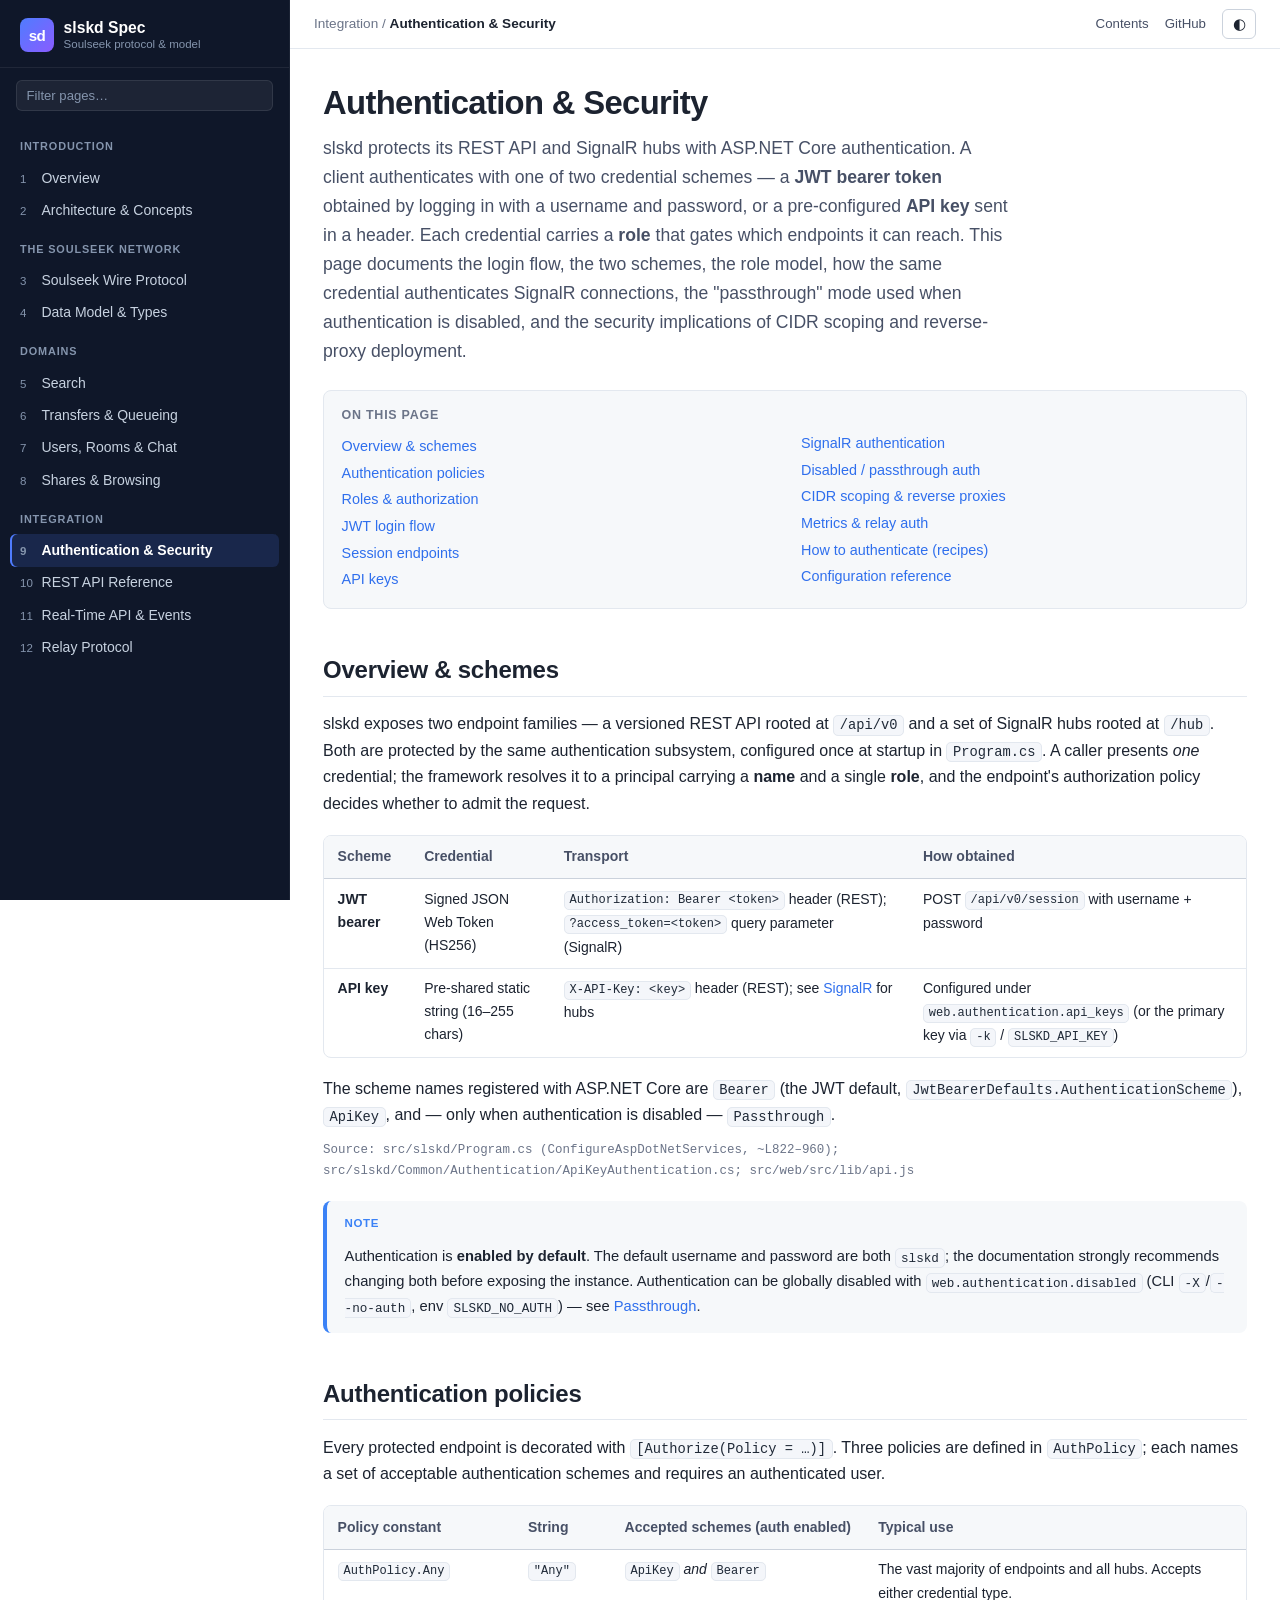
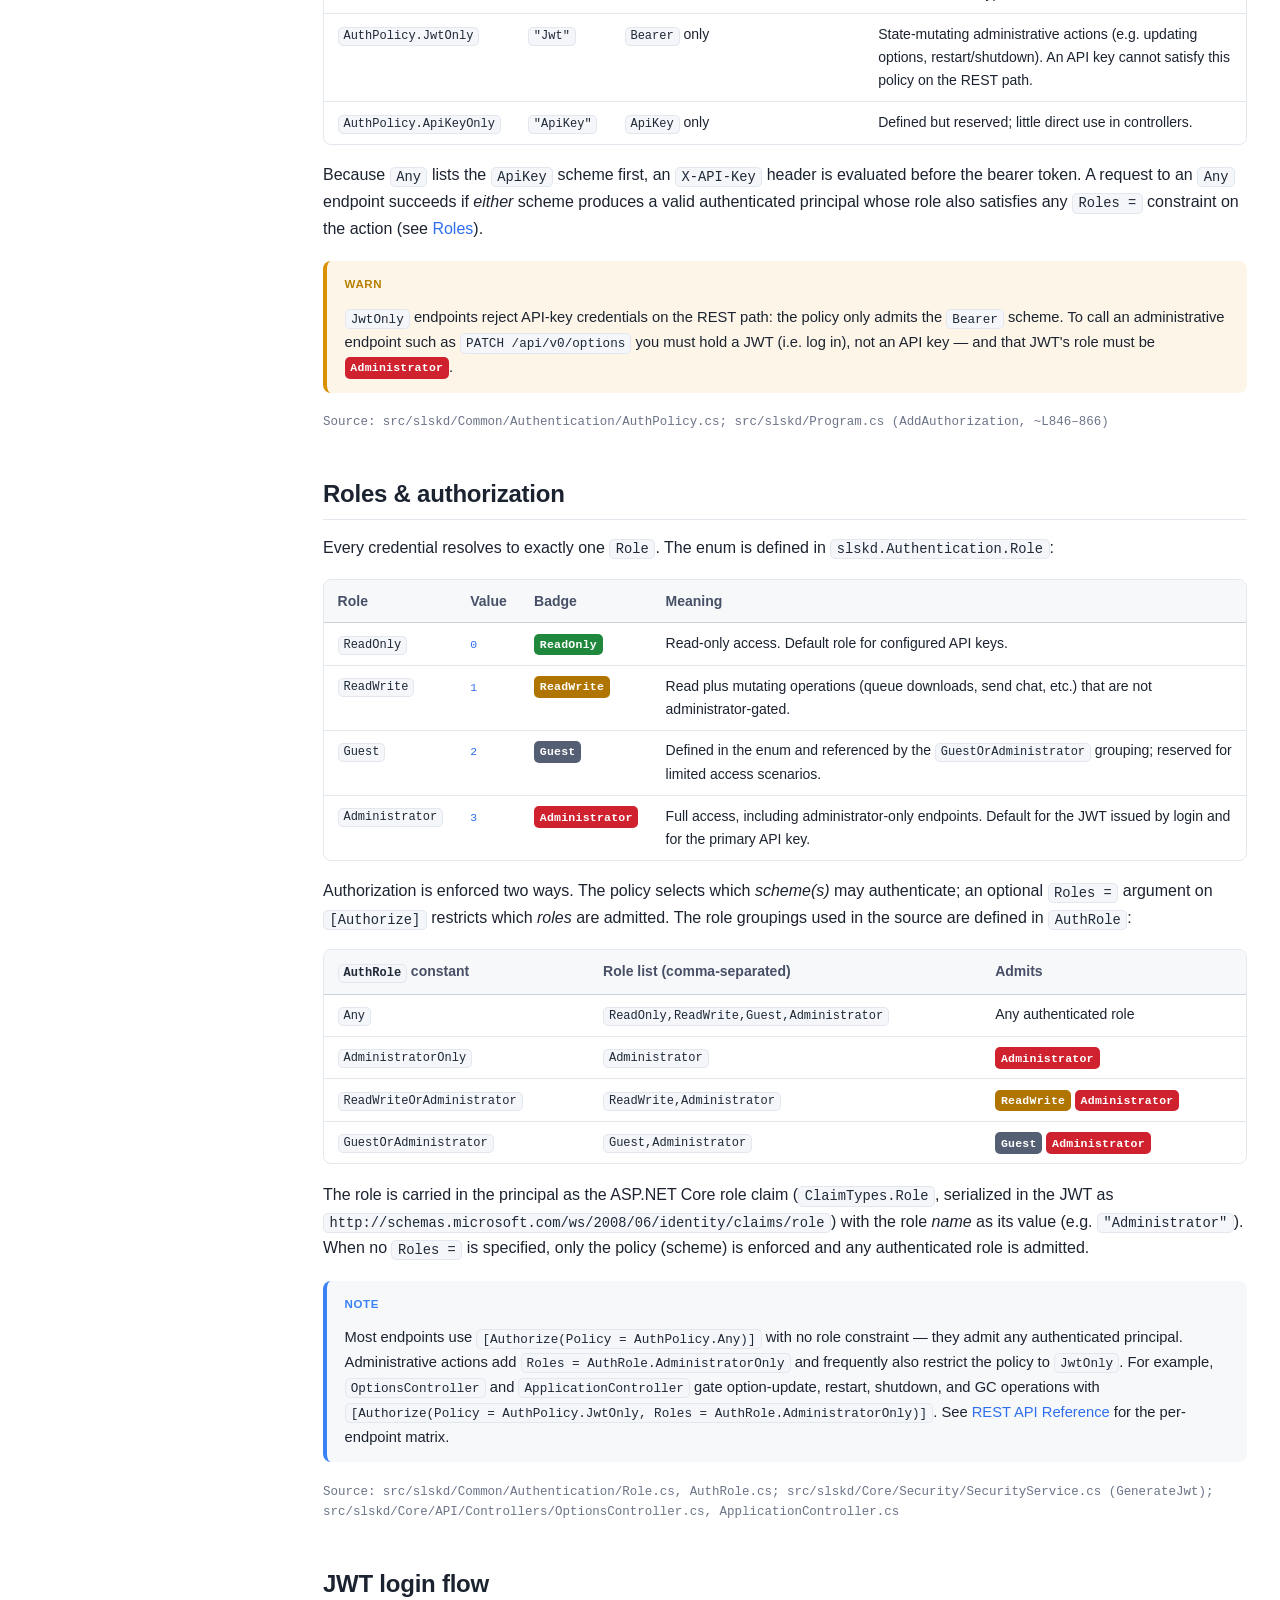
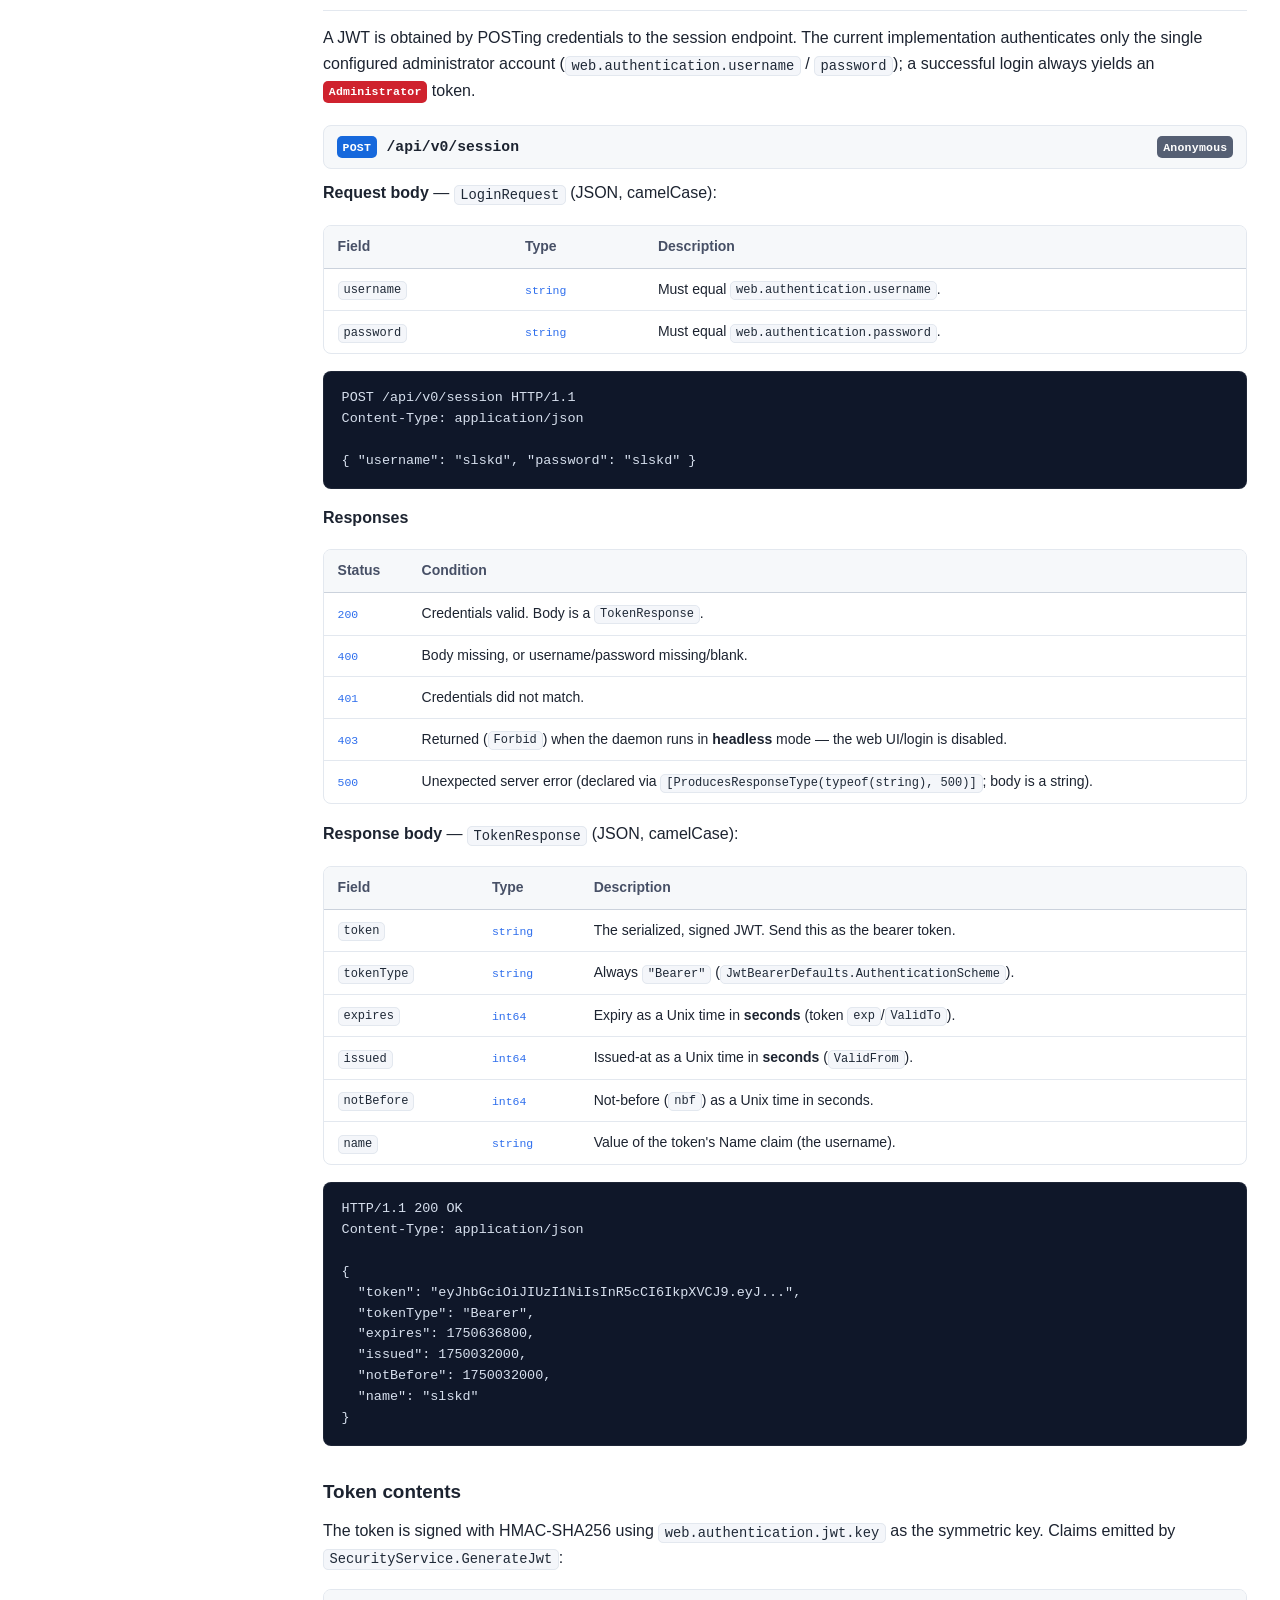
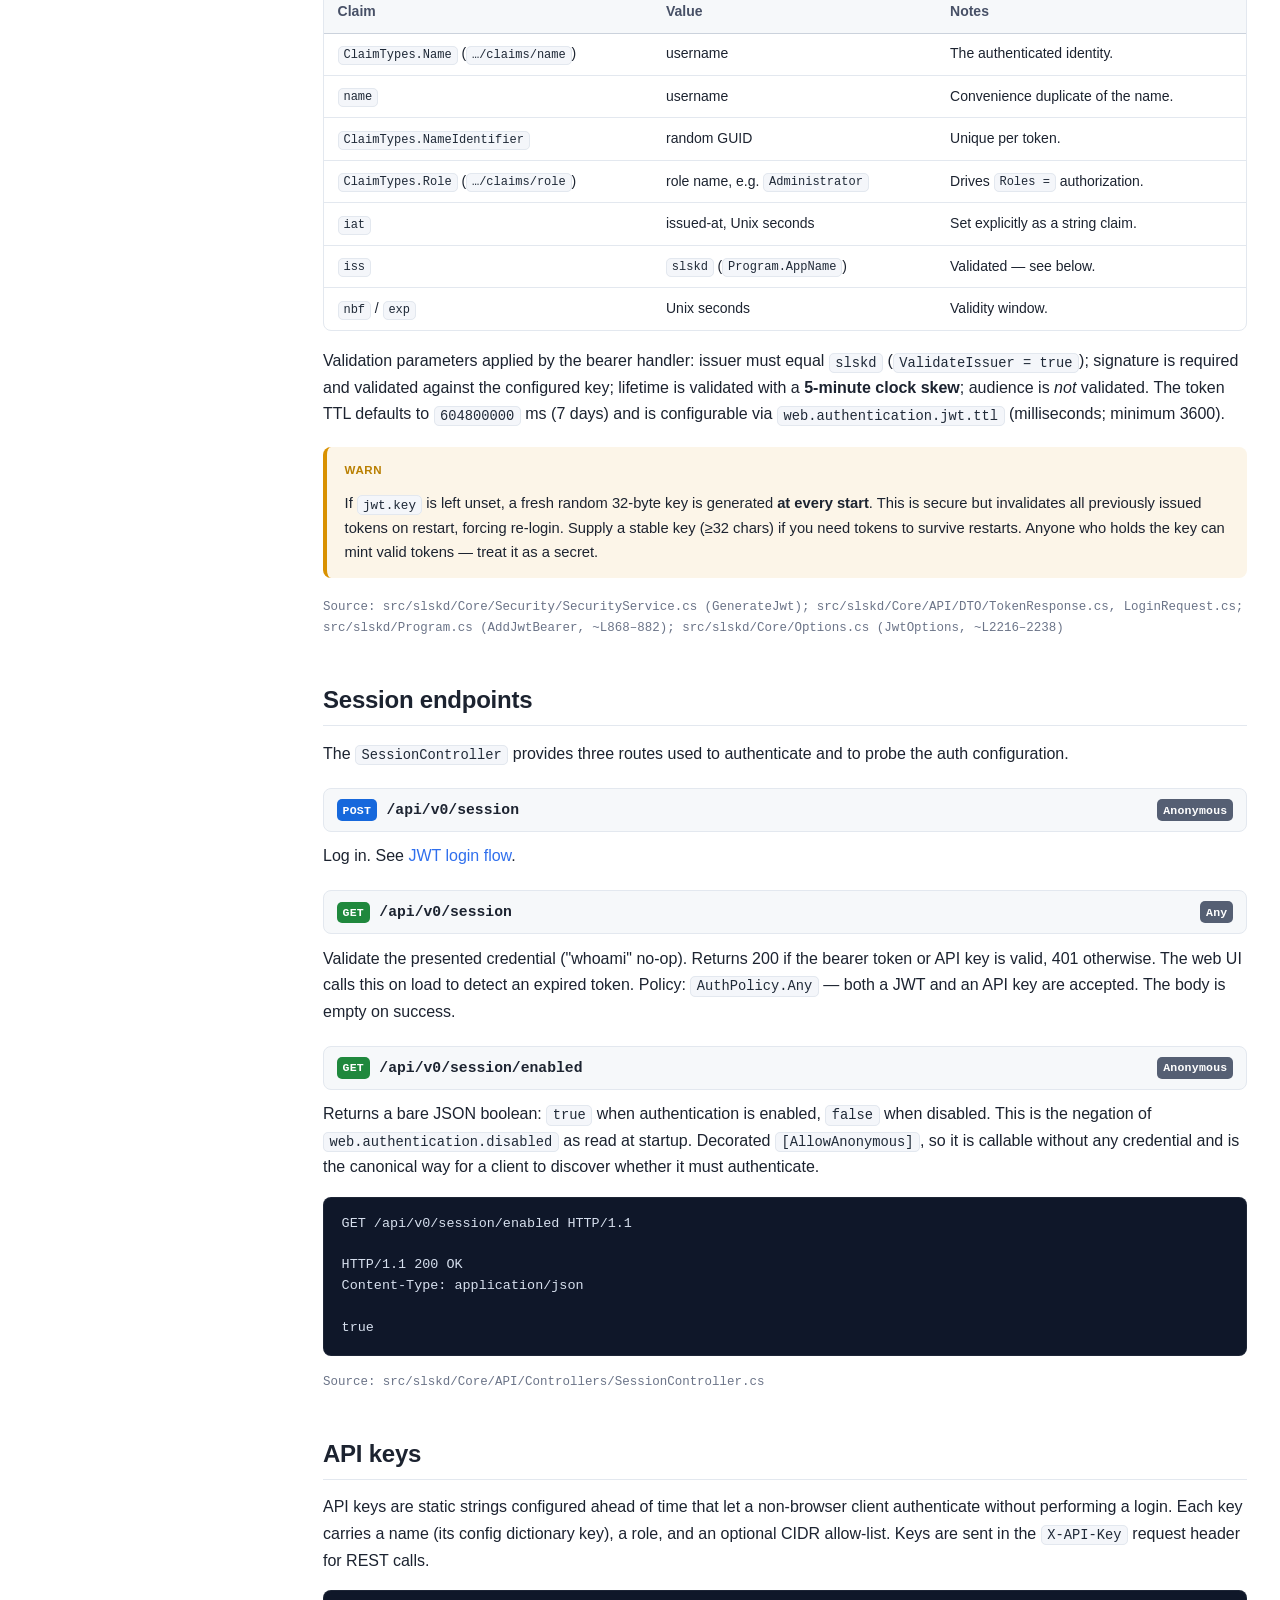
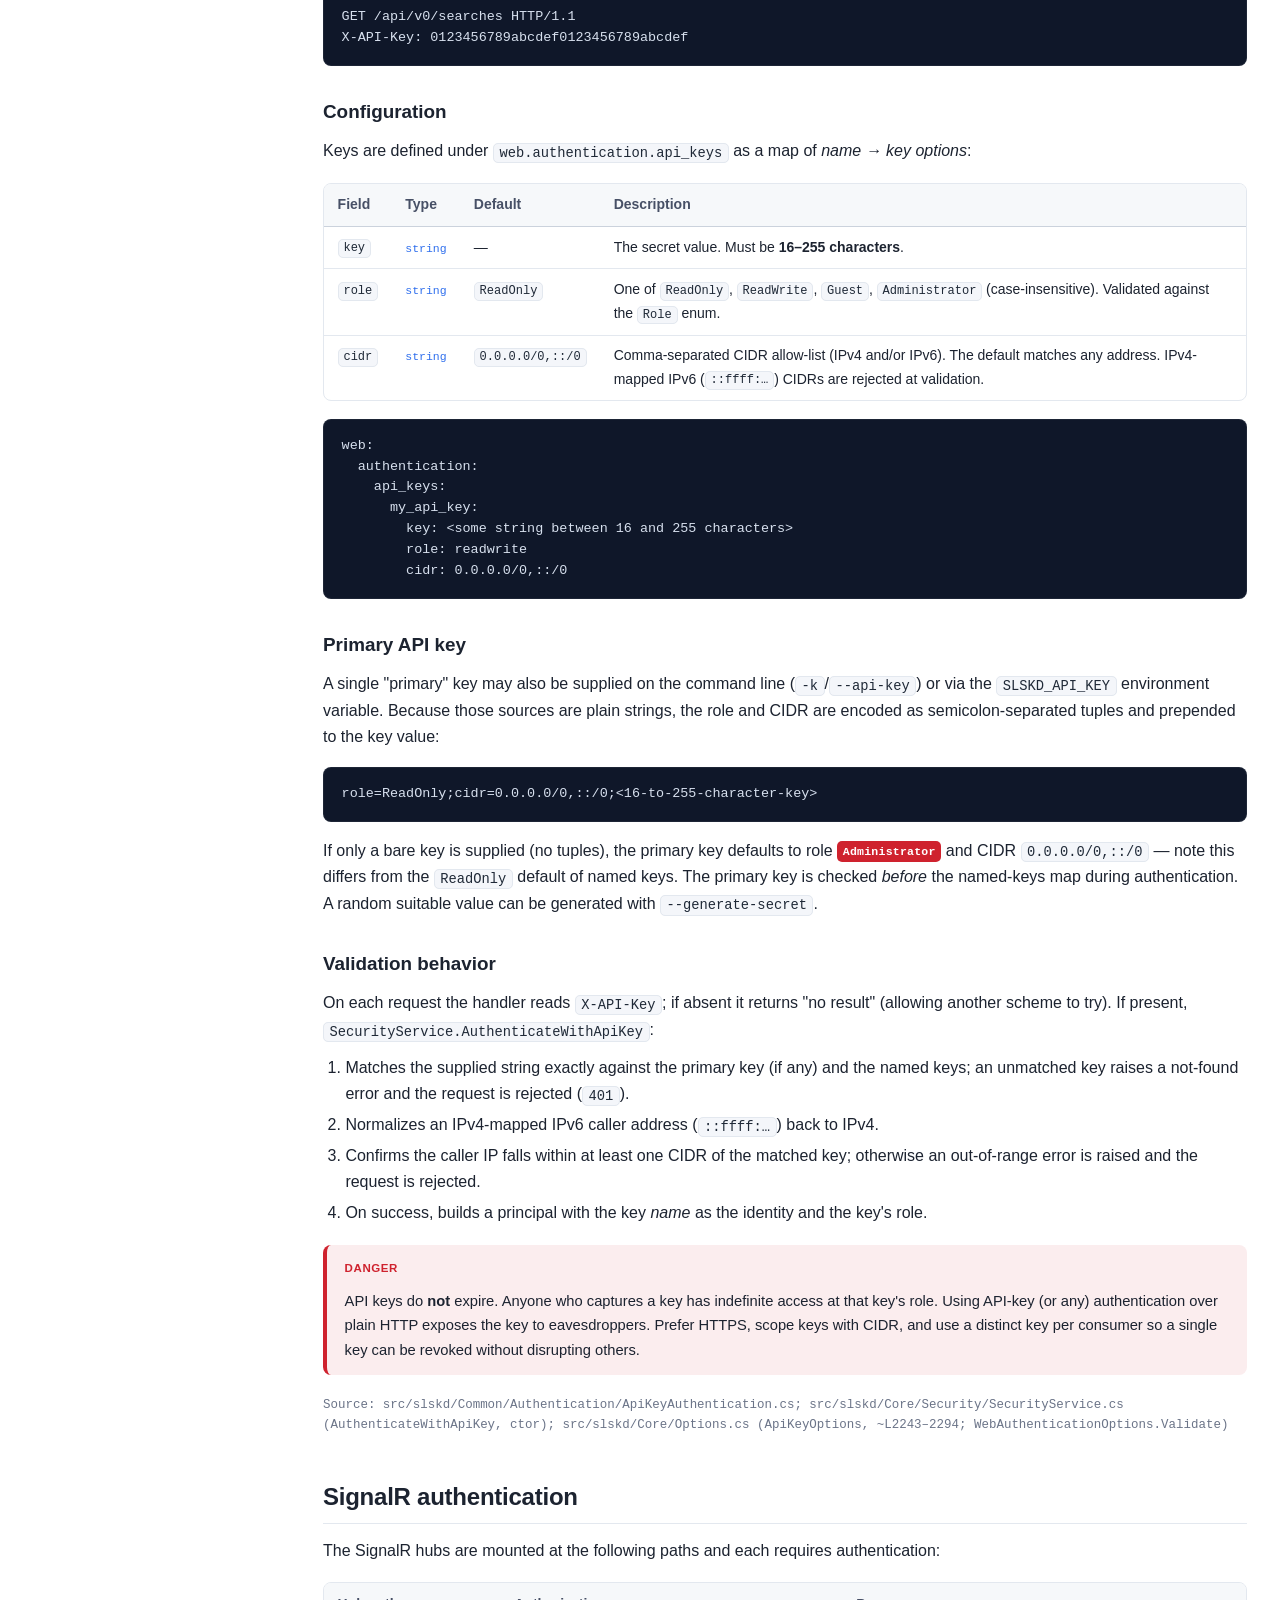
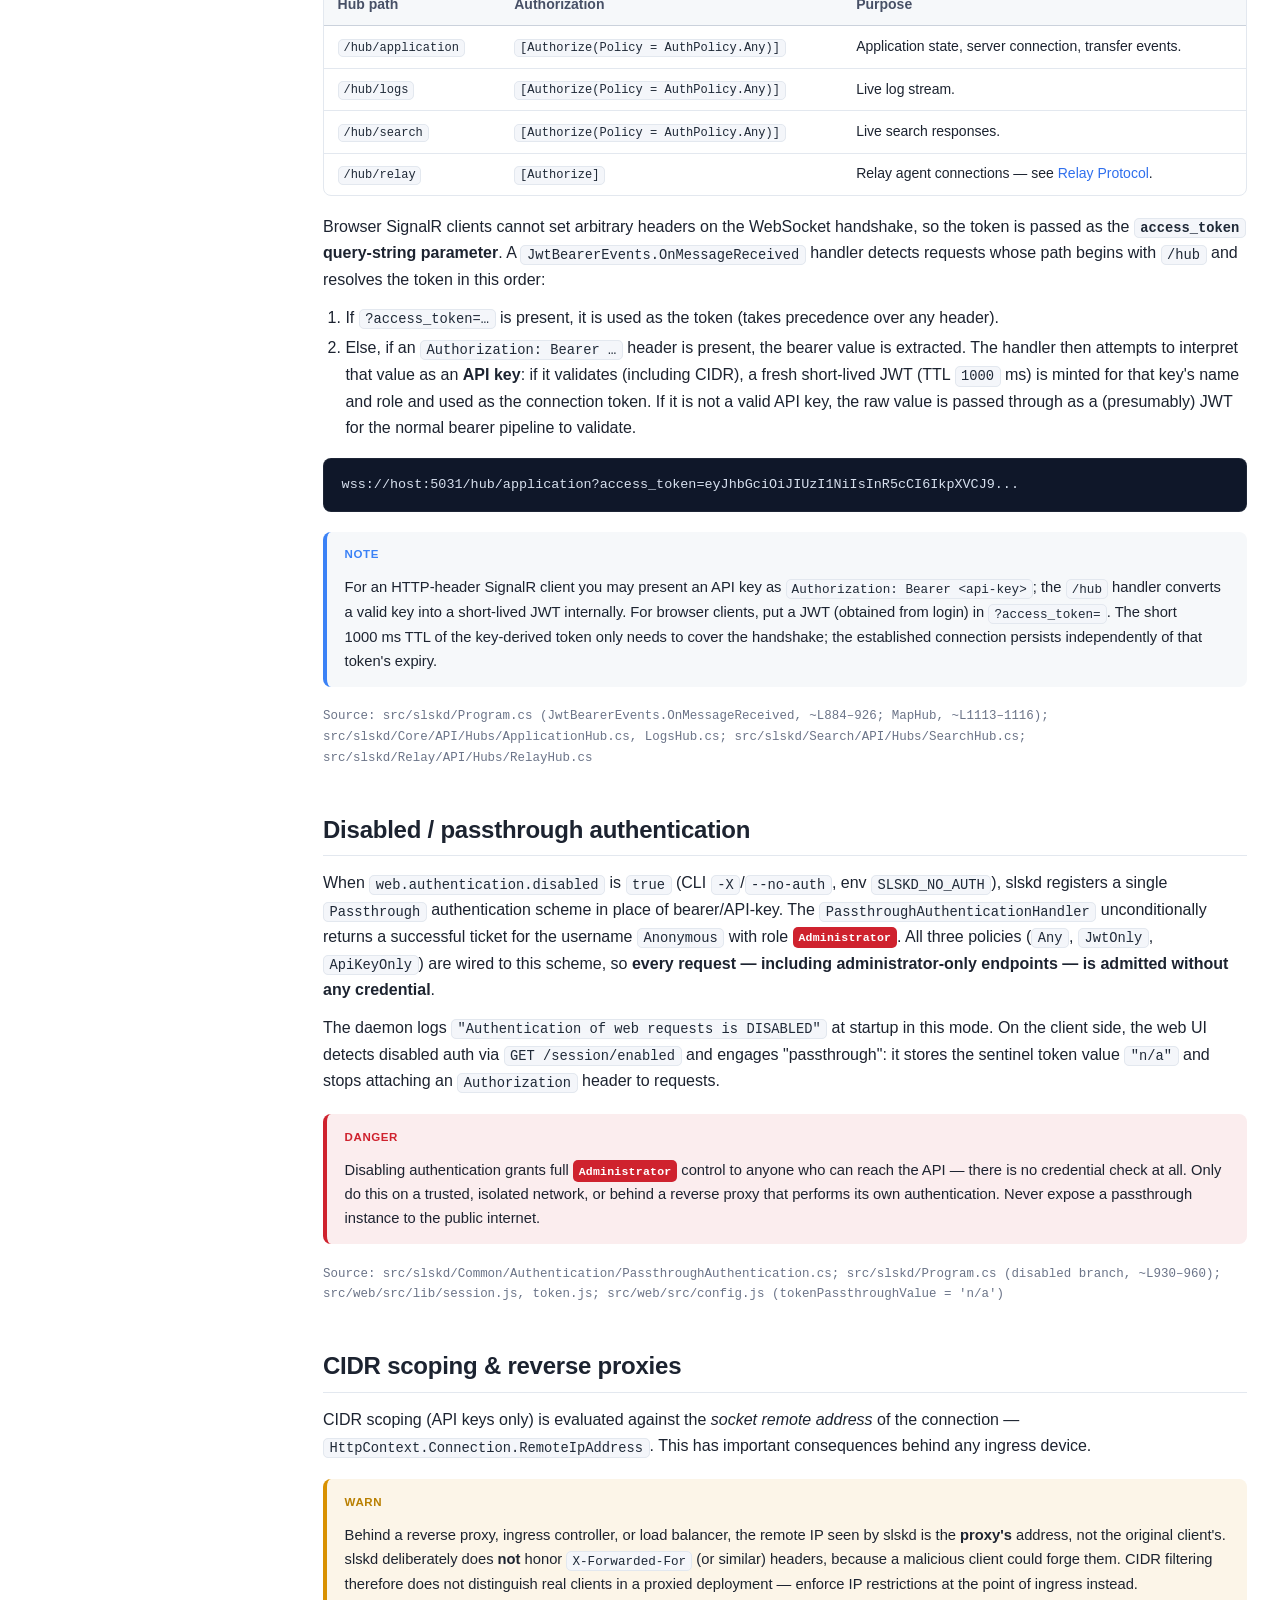
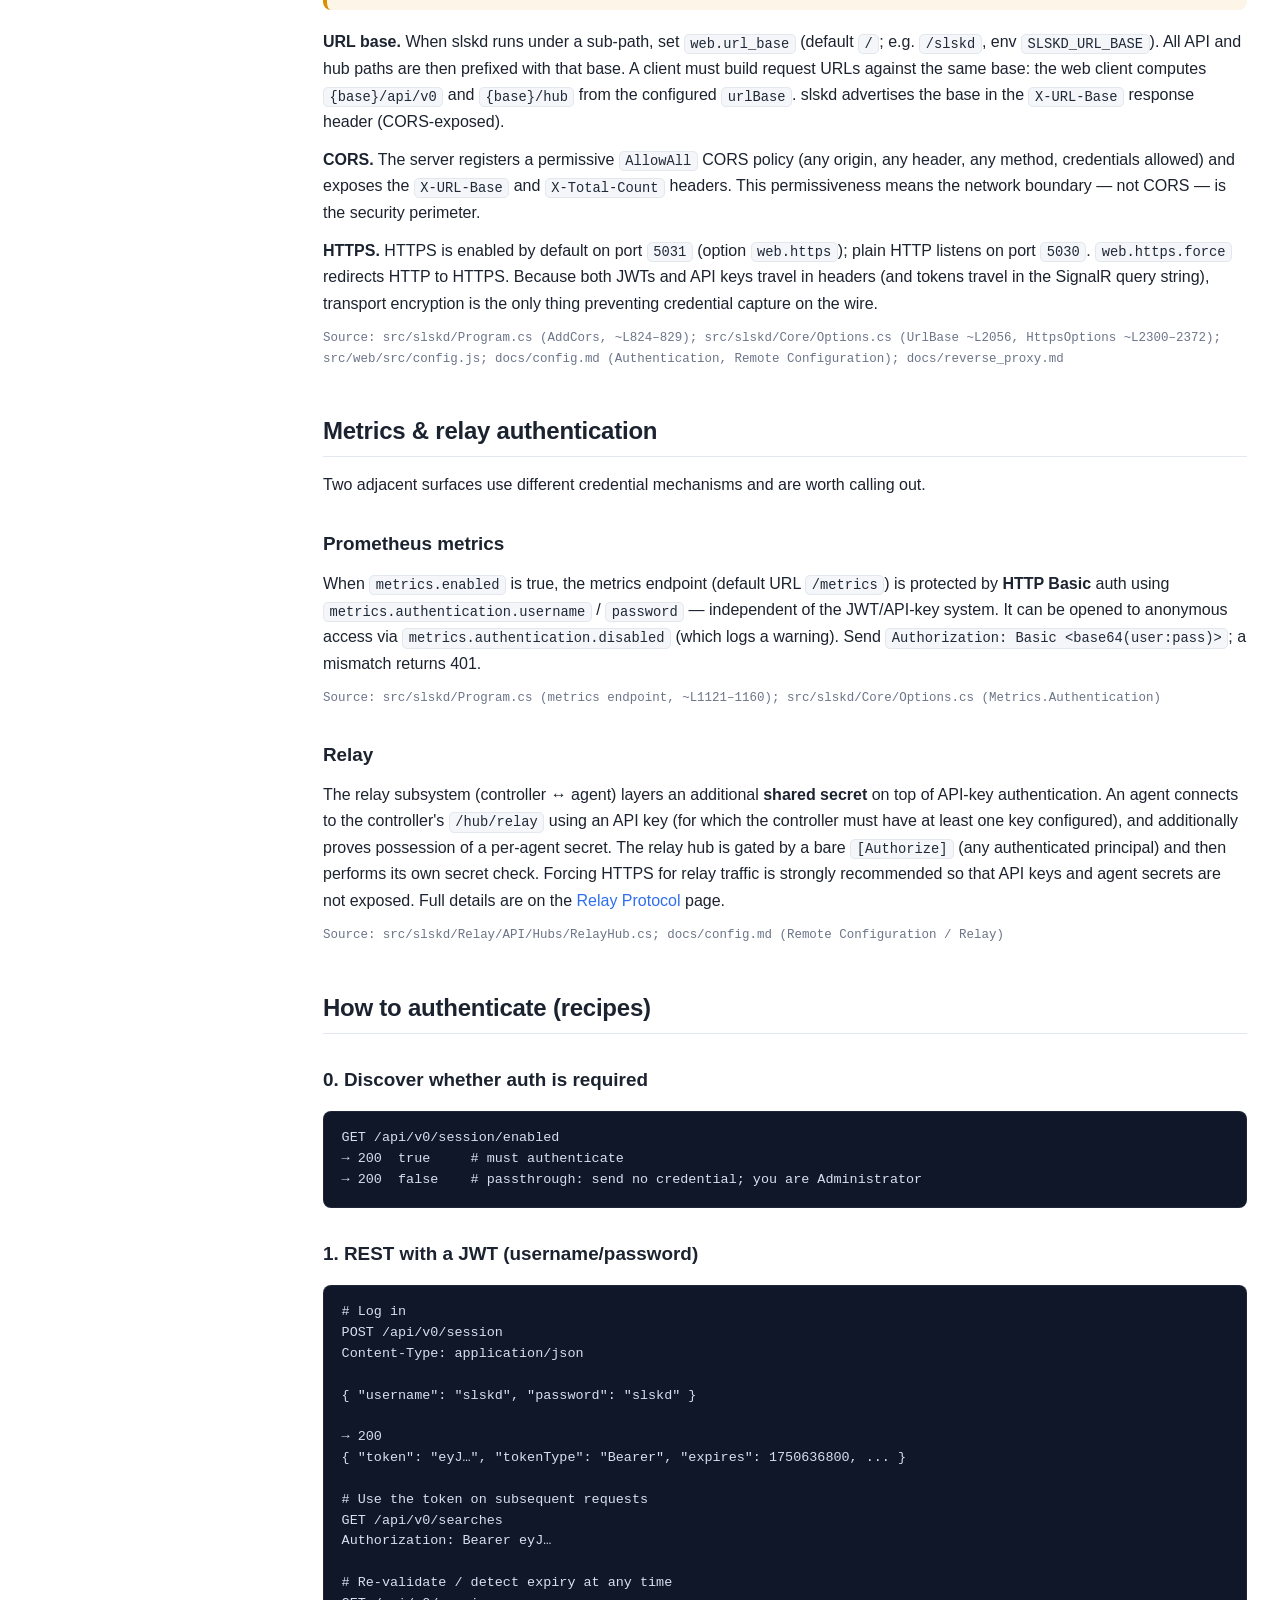
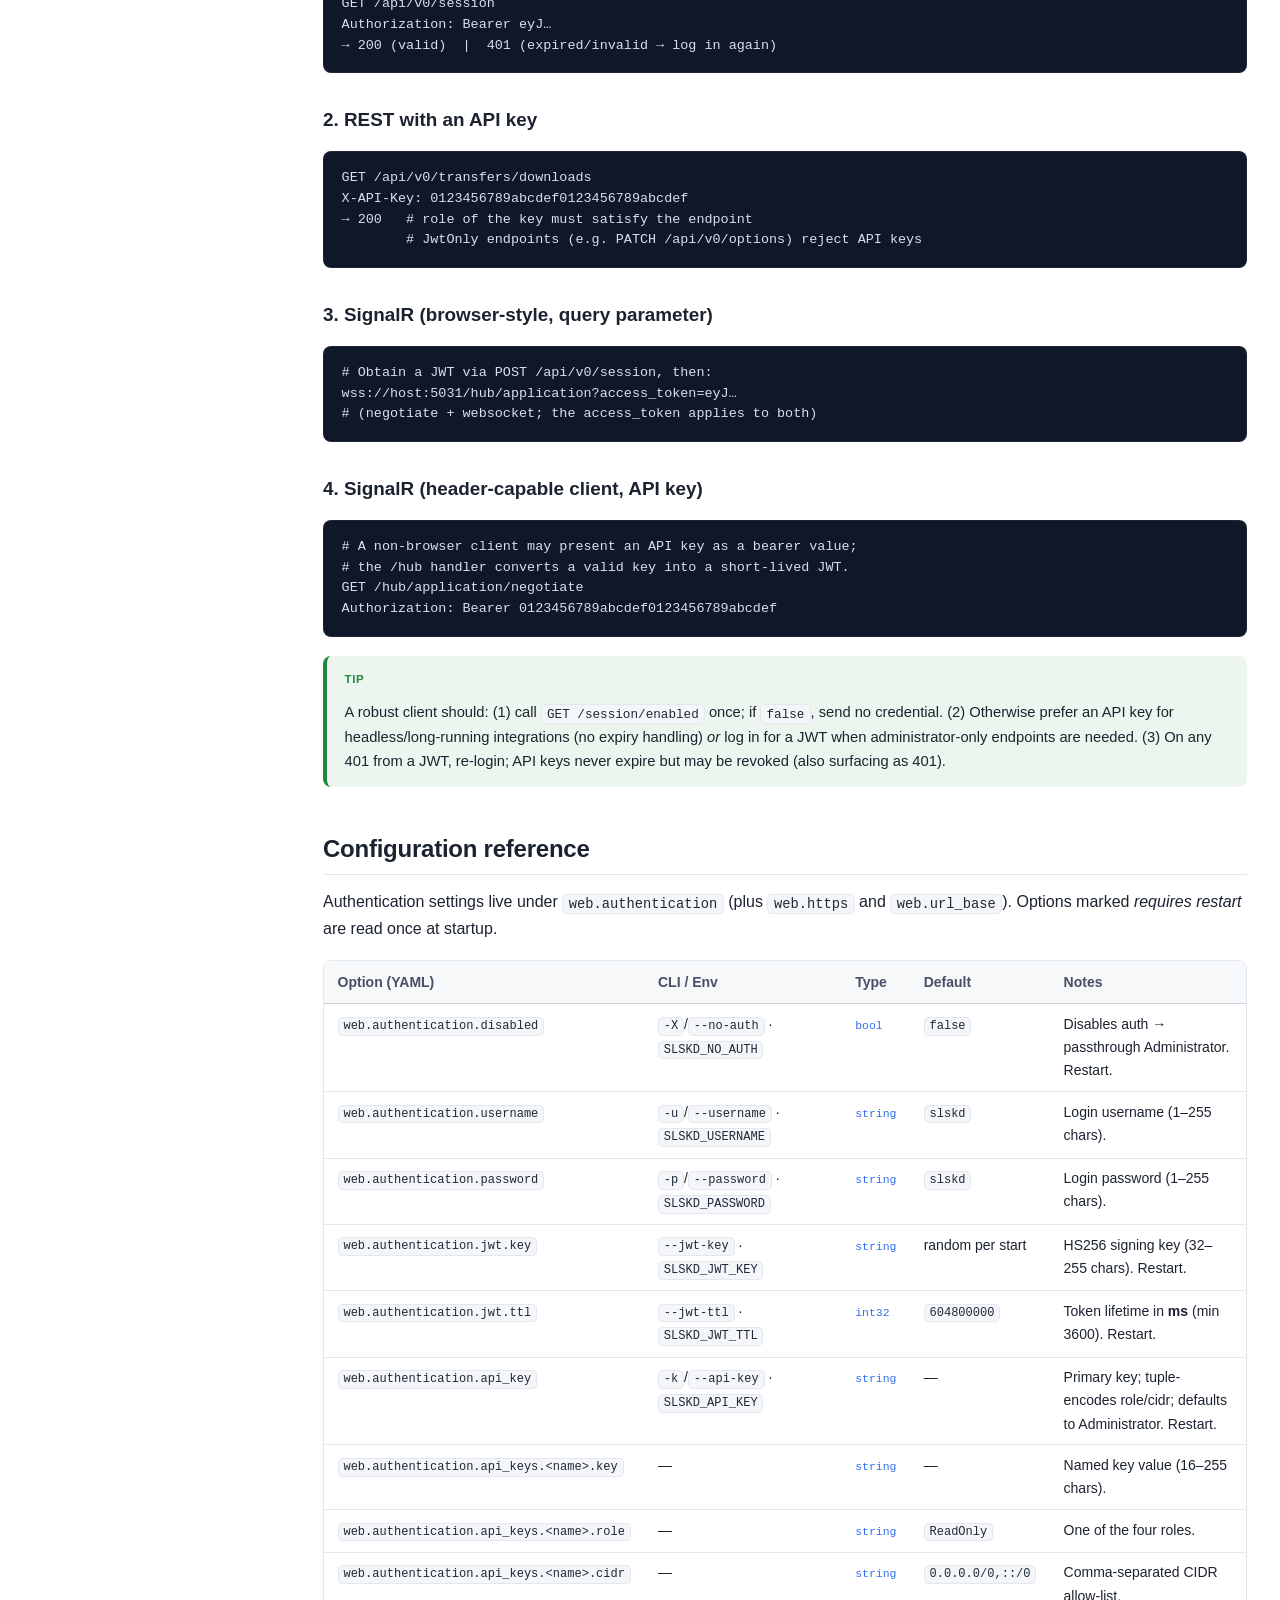
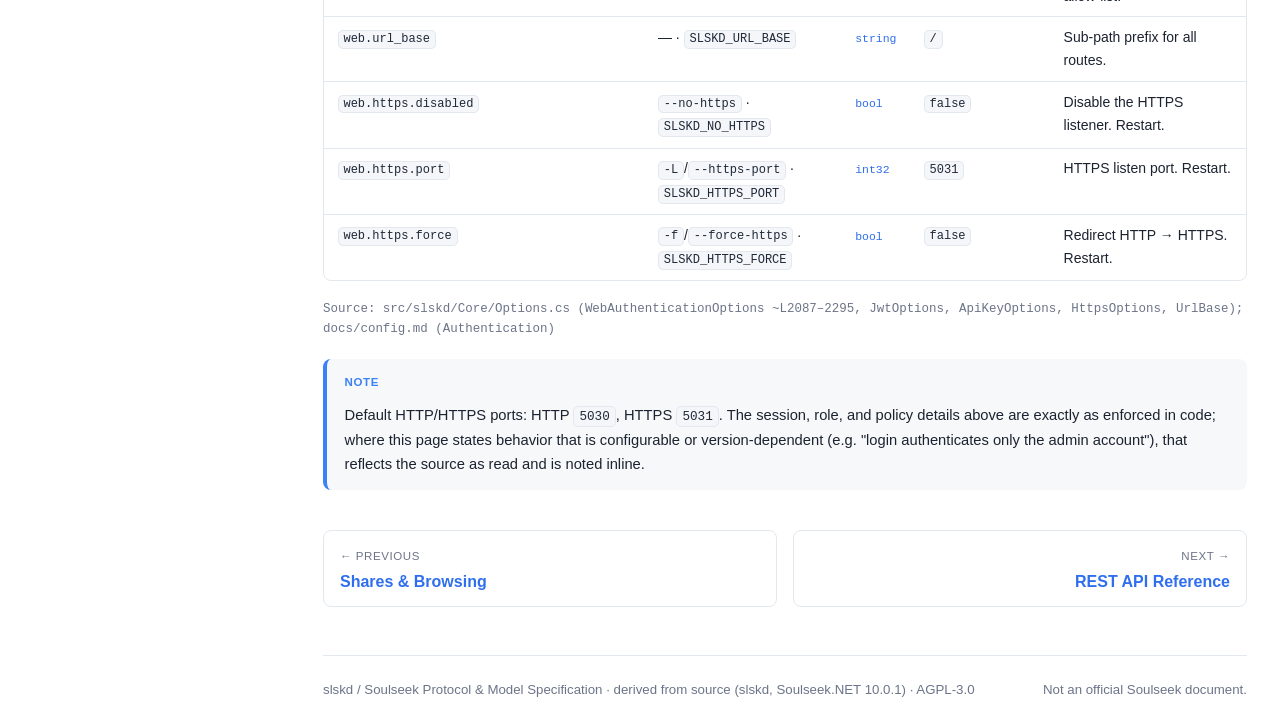
<file: wiki/authentication.html>
<!DOCTYPE html>
<html lang="en">
<head>
<meta charset="utf-8">
<meta name="viewport" content="width=device-width, initial-scale=1">
<title>Authentication &amp; Security · slskd Protocol &amp; Model Specification</title>
<meta name="description" content="slskd / Soulseek network, protocol and data-model specification — Authentication &amp; Security. A language-agnostic reference for building clients, apps and services that interoperate with the Soulseek platform.">
<link rel="stylesheet" href="style.css">
<script>(function(){try{var t=localStorage.getItem('slskd-spec-theme');if(t){document.documentElement.setAttribute('data-theme',t);}else if(window.matchMedia&&matchMedia('(prefers-color-scheme: dark)').matches){document.documentElement.setAttribute('data-theme','dark');}}catch(e){}})();</script>
</head>
<body>
<div class="scrim"></div>
<div class="layout">
<aside class="sidebar">
  <div class="brand">
    <div class="logo">sd</div>
    <div class="brand-text">
      <span class="brand-title">slskd Spec</span>
      <span class="brand-sub">Soulseek protocol &amp; model</span>
    </div>
  </div>
  <div class="nav-filter-wrap"><input class="nav-filter" type="text" placeholder="Filter pages…" aria-label="Filter pages"></div>
  <nav>
  <div class="nav-group-label">Introduction</div>
  <ul>
    <li><a href="index.html"><span class="nav-num">1</span><span>Overview</span></a></li>
    <li><a href="architecture.html"><span class="nav-num">2</span><span>Architecture &amp; Concepts</span></a></li>
  </ul>
  <div class="nav-group-label">The Soulseek Network</div>
  <ul>
    <li><a href="soulseek-protocol.html"><span class="nav-num">3</span><span>Soulseek Wire Protocol</span></a></li>
    <li><a href="data-model.html"><span class="nav-num">4</span><span>Data Model &amp; Types</span></a></li>
  </ul>
  <div class="nav-group-label">Domains</div>
  <ul>
    <li><a href="search.html"><span class="nav-num">5</span><span>Search</span></a></li>
    <li><a href="transfers.html"><span class="nav-num">6</span><span>Transfers &amp; Queueing</span></a></li>
    <li><a href="users-rooms.html"><span class="nav-num">7</span><span>Users, Rooms &amp; Chat</span></a></li>
    <li><a href="shares.html"><span class="nav-num">8</span><span>Shares &amp; Browsing</span></a></li>
  </ul>
  <div class="nav-group-label">Integration</div>
  <ul>
    <li class="active"><a href="authentication.html" aria-current="page"><span class="nav-num">9</span><span>Authentication &amp; Security</span></a></li>
    <li><a href="rest-api.html"><span class="nav-num">10</span><span>REST API Reference</span></a></li>
    <li><a href="realtime-api.html"><span class="nav-num">11</span><span>Real-Time API &amp; Events</span></a></li>
    <li><a href="relay.html"><span class="nav-num">12</span><span>Relay Protocol</span></a></li>
  </ul>
</nav>
</aside>
<div class="main-col">
  <header class="topbar">
    <button class="menu-btn" aria-label="Toggle navigation">&#9776;</button>
    <span class="crumb">Integration / <b>Authentication &amp; Security</b></span>
    <span class="spacer"></span>
    <a class="tb-link" href="index.html#sitemap">Contents</a>
    <a class="tb-link" href="https://github.com/slskd/slskd" target="_blank" rel="noopener">GitHub</a>
    <button class="theme-toggle" aria-label="Toggle dark mode" title="Toggle theme">◐</button>
  </header>
  <main class="content">

<h1>Authentication &amp; Security</h1>
<p class="page-lede">slskd protects its REST API and SignalR hubs with ASP.NET Core authentication. A client authenticates with one of two credential schemes — a <strong>JWT bearer token</strong> obtained by logging in with a username and password, or a pre-configured <strong>API key</strong> sent in a header. Each credential carries a <strong>role</strong> that gates which endpoints it can reach. This page documents the login flow, the two schemes, the role model, how the same credential authenticates SignalR connections, the "passthrough" mode used when authentication is disabled, and the security implications of CIDR scoping and reverse-proxy deployment.</p>

<nav class="toc">
  <div class="toc-title">On this page</div>
  <ul>
    <li><a href="#overview">Overview &amp; schemes</a></li>
    <li><a href="#policies">Authentication policies</a></li>
    <li><a href="#roles">Roles &amp; authorization</a></li>
    <li><a href="#jwt">JWT login flow</a></li>
    <li><a href="#session-endpoints">Session endpoints</a></li>
    <li><a href="#api-keys">API keys</a></li>
    <li><a href="#signalr">SignalR authentication</a></li>
    <li><a href="#passthrough">Disabled / passthrough auth</a></li>
    <li><a href="#cidr-proxy">CIDR scoping &amp; reverse proxies</a></li>
    <li><a href="#metrics-relay">Metrics &amp; relay auth</a></li>
    <li><a href="#recipes">How to authenticate (recipes)</a></li>
    <li><a href="#config">Configuration reference</a></li>
  </ul>
</nav>

<h2 id="overview">Overview &amp; schemes</h2>
<p>slskd exposes two endpoint families — a versioned REST API rooted at <code>/api/v0</code> and a set of SignalR hubs rooted at <code>/hub</code>. Both are protected by the same authentication subsystem, configured once at startup in <code>Program.cs</code>. A caller presents <em>one</em> credential; the framework resolves it to a principal carrying a <strong>name</strong> and a single <strong>role</strong>, and the endpoint's authorization policy decides whether to admit the request.</p>

<div class="table-wrap"><table>
<thead><tr><th>Scheme</th><th>Credential</th><th>Transport</th><th>How obtained</th></tr></thead>
<tbody>
<tr><td><strong>JWT bearer</strong></td><td>Signed JSON Web Token (HS256)</td><td><code>Authorization: Bearer &lt;token&gt;</code> header (REST); <code>?access_token=&lt;token&gt;</code> query parameter (SignalR)</td><td>POST <code>/api/v0/session</code> with username + password</td></tr>
<tr><td><strong>API key</strong></td><td>Pre-shared static string (16–255 chars)</td><td><code>X-API-Key: &lt;key&gt;</code> header (REST); see <a href="#signalr">SignalR</a> for hubs</td><td>Configured under <code>web.authentication.api_keys</code> (or the primary key via <code>-k</code> / <code>SLSKD_API_KEY</code>)</td></tr>
</tbody>
</table></div>

<p>The scheme names registered with ASP.NET Core are <code>Bearer</code> (the JWT default, <code>JwtBearerDefaults.AuthenticationScheme</code>), <code>ApiKey</code>, and — only when authentication is disabled — <code>Passthrough</code>.</p>
<p class="src-ref">Source: src/slskd/Program.cs (ConfigureAspDotNetServices, ~L822–960); src/slskd/Common/Authentication/ApiKeyAuthentication.cs; src/web/src/lib/api.js</p>

<div class="note callout"><span class="label">Note</span><p>Authentication is <strong>enabled by default</strong>. The default username and password are both <code>slskd</code>; the documentation strongly recommends changing both before exposing the instance. Authentication can be globally disabled with <code>web.authentication.disabled</code> (CLI <code>-X</code>/<code>--no-auth</code>, env <code>SLSKD_NO_AUTH</code>) — see <a href="#passthrough">Passthrough</a>.</p></div>

<h2 id="policies">Authentication policies</h2>
<p>Every protected endpoint is decorated with <code>[Authorize(Policy = …)]</code>. Three policies are defined in <code>AuthPolicy</code>; each names a set of acceptable authentication schemes and requires an authenticated user.</p>

<div class="table-wrap"><table>
<thead><tr><th>Policy constant</th><th>String</th><th>Accepted schemes (auth enabled)</th><th>Typical use</th></tr></thead>
<tbody>
<tr><td><code>AuthPolicy.Any</code></td><td><code>"Any"</code></td><td><code>ApiKey</code> <em>and</em> <code>Bearer</code></td><td>The vast majority of endpoints and all hubs. Accepts either credential type.</td></tr>
<tr><td><code>AuthPolicy.JwtOnly</code></td><td><code>"Jwt"</code></td><td><code>Bearer</code> only</td><td>State-mutating administrative actions (e.g. updating options, restart/shutdown). An API key cannot satisfy this policy on the REST path.</td></tr>
<tr><td><code>AuthPolicy.ApiKeyOnly</code></td><td><code>"ApiKey"</code></td><td><code>ApiKey</code> only</td><td>Defined but reserved; little direct use in controllers.</td></tr>
</tbody>
</table></div>

<p>Because <code>Any</code> lists the <code>ApiKey</code> scheme first, an <code>X-API-Key</code> header is evaluated before the bearer token. A request to an <code>Any</code> endpoint succeeds if <em>either</em> scheme produces a valid authenticated principal whose role also satisfies any <code>Roles =</code> constraint on the action (see <a href="#roles">Roles</a>).</p>

<div class="warn callout"><span class="label">Warn</span><p><code>JwtOnly</code> endpoints reject API-key credentials on the REST path: the policy only admits the <code>Bearer</code> scheme. To call an administrative endpoint such as <code>PATCH&nbsp;/api/v0/options</code> you must hold a JWT (i.e. log in), not an API key — and that JWT's role must be <span class="badge role admin">Administrator</span>.</p></div>
<p class="src-ref">Source: src/slskd/Common/Authentication/AuthPolicy.cs; src/slskd/Program.cs (AddAuthorization, ~L846–866)</p>

<h2 id="roles">Roles &amp; authorization</h2>
<p>Every credential resolves to exactly one <code>Role</code>. The enum is defined in <code>slskd.Authentication.Role</code>:</p>

<div class="table-wrap"><table>
<thead><tr><th>Role</th><th>Value</th><th>Badge</th><th>Meaning</th></tr></thead>
<tbody>
<tr><td><code>ReadOnly</code></td><td><span class="type">0</span></td><td><span class="badge role readonly">ReadOnly</span></td><td>Read-only access. Default role for configured API keys.</td></tr>
<tr><td><code>ReadWrite</code></td><td><span class="type">1</span></td><td><span class="badge role readwrite">ReadWrite</span></td><td>Read plus mutating operations (queue downloads, send chat, etc.) that are not administrator-gated.</td></tr>
<tr><td><code>Guest</code></td><td><span class="type">2</span></td><td><span class="badge role">Guest</span></td><td>Defined in the enum and referenced by the <code>GuestOrAdministrator</code> grouping; reserved for limited access scenarios.</td></tr>
<tr><td><code>Administrator</code></td><td><span class="type">3</span></td><td><span class="badge role admin">Administrator</span></td><td>Full access, including administrator-only endpoints. Default for the JWT issued by login and for the primary API key.</td></tr>
</tbody>
</table></div>

<p>Authorization is enforced two ways. The policy selects which <em>scheme(s)</em> may authenticate; an optional <code>Roles =</code> argument on <code>[Authorize]</code> restricts which <em>roles</em> are admitted. The role groupings used in the source are defined in <code>AuthRole</code>:</p>

<div class="table-wrap"><table>
<thead><tr><th><code>AuthRole</code> constant</th><th>Role list (comma-separated)</th><th>Admits</th></tr></thead>
<tbody>
<tr><td><code>Any</code></td><td><code>ReadOnly,ReadWrite,Guest,Administrator</code></td><td>Any authenticated role</td></tr>
<tr><td><code>AdministratorOnly</code></td><td><code>Administrator</code></td><td><span class="badge role admin">Administrator</span></td></tr>
<tr><td><code>ReadWriteOrAdministrator</code></td><td><code>ReadWrite,Administrator</code></td><td><span class="badge role readwrite">ReadWrite</span> <span class="badge role admin">Administrator</span></td></tr>
<tr><td><code>GuestOrAdministrator</code></td><td><code>Guest,Administrator</code></td><td><span class="badge role">Guest</span> <span class="badge role admin">Administrator</span></td></tr>
</tbody>
</table></div>

<p>The role is carried in the principal as the ASP.NET Core role claim (<code>ClaimTypes.Role</code>, serialized in the JWT as <code>http://schemas.microsoft.com/ws/2008/06/identity/claims/role</code>) with the role <em>name</em> as its value (e.g. <code>"Administrator"</code>). When no <code>Roles =</code> is specified, only the policy (scheme) is enforced and any authenticated role is admitted.</p>

<div class="note callout"><span class="label">Note</span><p>Most endpoints use <code>[Authorize(Policy = AuthPolicy.Any)]</code> with no role constraint — they admit any authenticated principal. Administrative actions add <code>Roles = AuthRole.AdministratorOnly</code> and frequently also restrict the policy to <code>JwtOnly</code>. For example, <code>OptionsController</code> and <code>ApplicationController</code> gate option-update, restart, shutdown, and GC operations with <code>[Authorize(Policy = AuthPolicy.JwtOnly, Roles = AuthRole.AdministratorOnly)]</code>. See <a href="rest-api.html">REST API Reference</a> for the per-endpoint matrix.</p></div>
<p class="src-ref">Source: src/slskd/Common/Authentication/Role.cs, AuthRole.cs; src/slskd/Core/Security/SecurityService.cs (GenerateJwt); src/slskd/Core/API/Controllers/OptionsController.cs, ApplicationController.cs</p>

<h2 id="jwt">JWT login flow</h2>
<p>A JWT is obtained by POSTing credentials to the session endpoint. The current implementation authenticates only the single configured administrator account (<code>web.authentication.username</code> / <code>password</code>); a successful login always yields an <span class="badge role admin">Administrator</span> token.</p>

<div class="endpoint"><span class="badge post">POST</span><span class="path">/api/v0/session</span><span class="auth"><span class="badge role any">Anonymous</span></span></div>

<p><strong>Request body</strong> — <code>LoginRequest</code> (JSON, camelCase):</p>
<div class="table-wrap"><table>
<thead><tr><th>Field</th><th>Type</th><th>Description</th></tr></thead>
<tbody>
<tr><td><code>username</code></td><td><span class="type">string</span></td><td>Must equal <code>web.authentication.username</code>.</td></tr>
<tr><td><code>password</code></td><td><span class="type">string</span></td><td>Must equal <code>web.authentication.password</code>.</td></tr>
</tbody>
</table></div>

<pre><code>POST /api/v0/session HTTP/1.1
Content-Type: application/json

{ "username": "slskd", "password": "slskd" }</code></pre>

<p><strong>Responses</strong></p>
<div class="table-wrap"><table>
<thead><tr><th>Status</th><th>Condition</th></tr></thead>
<tbody>
<tr><td><span class="type">200</span></td><td>Credentials valid. Body is a <code>TokenResponse</code>.</td></tr>
<tr><td><span class="type">400</span></td><td>Body missing, or username/password missing/blank.</td></tr>
<tr><td><span class="type">401</span></td><td>Credentials did not match.</td></tr>
<tr><td><span class="type">403</span></td><td>Returned (<code>Forbid</code>) when the daemon runs in <strong>headless</strong> mode — the web UI/login is disabled.</td></tr>
<tr><td><span class="type">500</span></td><td>Unexpected server error (declared via <code>[ProducesResponseType(typeof(string), 500)]</code>; body is a string).</td></tr>
</tbody>
</table></div>

<p><strong>Response body</strong> — <code>TokenResponse</code> (JSON, camelCase):</p>
<div class="table-wrap"><table>
<thead><tr><th>Field</th><th>Type</th><th>Description</th></tr></thead>
<tbody>
<tr><td><code>token</code></td><td><span class="type">string</span></td><td>The serialized, signed JWT. Send this as the bearer token.</td></tr>
<tr><td><code>tokenType</code></td><td><span class="type">string</span></td><td>Always <code>"Bearer"</code> (<code>JwtBearerDefaults.AuthenticationScheme</code>).</td></tr>
<tr><td><code>expires</code></td><td><span class="type">int64</span></td><td>Expiry as a Unix time in <strong>seconds</strong> (token <code>exp</code>/<code>ValidTo</code>).</td></tr>
<tr><td><code>issued</code></td><td><span class="type">int64</span></td><td>Issued-at as a Unix time in <strong>seconds</strong> (<code>ValidFrom</code>).</td></tr>
<tr><td><code>notBefore</code></td><td><span class="type">int64</span></td><td>Not-before (<code>nbf</code>) as a Unix time in seconds.</td></tr>
<tr><td><code>name</code></td><td><span class="type">string</span></td><td>Value of the token's Name claim (the username).</td></tr>
</tbody>
</table></div>

<pre><code>HTTP/1.1 200 OK
Content-Type: application/json

{
  "token": "eyJhbGciOiJIUzI1NiIsInR5cCI6IkpXVCJ9.eyJ...",
  "tokenType": "Bearer",
  "expires": 1750636800,
  "issued": 1750032000,
  "notBefore": 1750032000,
  "name": "slskd"
}</code></pre>

<h3 id="jwt-claims">Token contents</h3>
<p>The token is signed with HMAC-SHA256 using <code>web.authentication.jwt.key</code> as the symmetric key. Claims emitted by <code>SecurityService.GenerateJwt</code>:</p>
<div class="table-wrap"><table>
<thead><tr><th>Claim</th><th>Value</th><th>Notes</th></tr></thead>
<tbody>
<tr><td><code>ClaimTypes.Name</code> (<code>…/claims/name</code>)</td><td>username</td><td>The authenticated identity.</td></tr>
<tr><td><code>name</code></td><td>username</td><td>Convenience duplicate of the name.</td></tr>
<tr><td><code>ClaimTypes.NameIdentifier</code></td><td>random GUID</td><td>Unique per token.</td></tr>
<tr><td><code>ClaimTypes.Role</code> (<code>…/claims/role</code>)</td><td>role name, e.g. <code>Administrator</code></td><td>Drives <code>Roles =</code> authorization.</td></tr>
<tr><td><code>iat</code></td><td>issued-at, Unix seconds</td><td>Set explicitly as a string claim.</td></tr>
<tr><td><code>iss</code></td><td><code>slskd</code> (<code>Program.AppName</code>)</td><td>Validated — see below.</td></tr>
<tr><td><code>nbf</code> / <code>exp</code></td><td>Unix seconds</td><td>Validity window.</td></tr>
</tbody>
</table></div>

<p>Validation parameters applied by the bearer handler: issuer must equal <code>slskd</code> (<code>ValidateIssuer = true</code>); signature is required and validated against the configured key; lifetime is validated with a <strong>5-minute clock skew</strong>; audience is <em>not</em> validated. The token TTL defaults to <code>604800000</code> ms (7 days) and is configurable via <code>web.authentication.jwt.ttl</code> (milliseconds; minimum 3600).</p>

<div class="warn callout"><span class="label">Warn</span><p>If <code>jwt.key</code> is left unset, a fresh random 32-byte key is generated <strong>at every start</strong>. This is secure but invalidates all previously issued tokens on restart, forcing re-login. Supply a stable key (≥32 chars) if you need tokens to survive restarts. Anyone who holds the key can mint valid tokens — treat it as a secret.</p></div>
<p class="src-ref">Source: src/slskd/Core/Security/SecurityService.cs (GenerateJwt); src/slskd/Core/API/DTO/TokenResponse.cs, LoginRequest.cs; src/slskd/Program.cs (AddJwtBearer, ~L868–882); src/slskd/Core/Options.cs (JwtOptions, ~L2216–2238)</p>

<h2 id="session-endpoints">Session endpoints</h2>
<p>The <code>SessionController</code> provides three routes used to authenticate and to probe the auth configuration.</p>

<div class="endpoint"><span class="badge post">POST</span><span class="path">/api/v0/session</span><span class="auth"><span class="badge role any">Anonymous</span></span></div>
<p>Log in. See <a href="#jwt">JWT login flow</a>.</p>

<div class="endpoint"><span class="badge get">GET</span><span class="path">/api/v0/session</span><span class="auth"><span class="badge role any">Any</span></span></div>
<p>Validate the presented credential ("whoami" no-op). Returns <span class="type">200</span> if the bearer token or API key is valid, <span class="type">401</span> otherwise. The web UI calls this on load to detect an expired token. Policy: <code>AuthPolicy.Any</code> — both a JWT and an API key are accepted. The body is empty on success.</p>

<div class="endpoint"><span class="badge get">GET</span><span class="path">/api/v0/session/enabled</span><span class="auth"><span class="badge role any">Anonymous</span></span></div>
<p>Returns a bare JSON boolean: <code>true</code> when authentication is enabled, <code>false</code> when disabled. This is the negation of <code>web.authentication.disabled</code> as read at startup. Decorated <code>[AllowAnonymous]</code>, so it is callable without any credential and is the canonical way for a client to discover whether it must authenticate.</p>

<pre><code>GET /api/v0/session/enabled HTTP/1.1

HTTP/1.1 200 OK
Content-Type: application/json

true</code></pre>
<p class="src-ref">Source: src/slskd/Core/API/Controllers/SessionController.cs</p>

<h2 id="api-keys">API keys</h2>
<p>API keys are static strings configured ahead of time that let a non-browser client authenticate without performing a login. Each key carries a name (its config dictionary key), a role, and an optional CIDR allow-list. Keys are sent in the <code>X-API-Key</code> request header for REST calls.</p>

<pre><code>GET /api/v0/searches HTTP/1.1
X-API-Key: 0123456789abcdef0123456789abcdef</code></pre>

<h3 id="api-key-config">Configuration</h3>
<p>Keys are defined under <code>web.authentication.api_keys</code> as a map of <em>name → key options</em>:</p>
<div class="table-wrap"><table>
<thead><tr><th>Field</th><th>Type</th><th>Default</th><th>Description</th></tr></thead>
<tbody>
<tr><td><code>key</code></td><td><span class="type">string</span></td><td>—</td><td>The secret value. Must be <strong>16–255 characters</strong>.</td></tr>
<tr><td><code>role</code></td><td><span class="type">string</span></td><td><code>ReadOnly</code></td><td>One of <code>ReadOnly</code>, <code>ReadWrite</code>, <code>Guest</code>, <code>Administrator</code> (case-insensitive). Validated against the <code>Role</code> enum.</td></tr>
<tr><td><code>cidr</code></td><td><span class="type">string</span></td><td><code>0.0.0.0/0,::/0</code></td><td>Comma-separated CIDR allow-list (IPv4 and/or IPv6). The default matches any address. IPv4-mapped IPv6 (<code>::ffff:…</code>) CIDRs are rejected at validation.</td></tr>
</tbody>
</table></div>

<pre><code>web:
  authentication:
    api_keys:
      my_api_key:
        key: &lt;some string between 16 and 255 characters&gt;
        role: readwrite
        cidr: 0.0.0.0/0,::/0</code></pre>

<h3 id="primary-api-key">Primary API key</h3>
<p>A single "primary" key may also be supplied on the command line (<code>-k</code>/<code>--api-key</code>) or via the <code>SLSKD_API_KEY</code> environment variable. Because those sources are plain strings, the role and CIDR are encoded as semicolon-separated tuples and prepended to the key value:</p>
<pre><code>role=ReadOnly;cidr=0.0.0.0/0,::/0;&lt;16-to-255-character-key&gt;</code></pre>
<p>If only a bare key is supplied (no tuples), the primary key defaults to role <span class="badge role admin">Administrator</span> and CIDR <code>0.0.0.0/0,::/0</code> — note this differs from the <code>ReadOnly</code> default of named keys. The primary key is checked <em>before</em> the named-keys map during authentication. A random suitable value can be generated with <code>--generate-secret</code>.</p>

<h3 id="api-key-validation">Validation behavior</h3>
<p>On each request the handler reads <code>X-API-Key</code>; if absent it returns "no result" (allowing another scheme to try). If present, <code>SecurityService.AuthenticateWithApiKey</code>:</p>
<ol>
<li>Matches the supplied string exactly against the primary key (if any) and the named keys; an unmatched key raises a not-found error and the request is rejected (<code>401</code>).</li>
<li>Normalizes an IPv4-mapped IPv6 caller address (<code>::ffff:…</code>) back to IPv4.</li>
<li>Confirms the caller IP falls within at least one CIDR of the matched key; otherwise an out-of-range error is raised and the request is rejected.</li>
<li>On success, builds a principal with the key <em>name</em> as the identity and the key's role.</li>
</ol>

<div class="danger callout"><span class="label">Danger</span><p>API keys do <strong>not</strong> expire. Anyone who captures a key has indefinite access at that key's role. Using API-key (or any) authentication over plain HTTP exposes the key to eavesdroppers. Prefer HTTPS, scope keys with CIDR, and use a distinct key per consumer so a single key can be revoked without disrupting others.</p></div>
<p class="src-ref">Source: src/slskd/Common/Authentication/ApiKeyAuthentication.cs; src/slskd/Core/Security/SecurityService.cs (AuthenticateWithApiKey, ctor); src/slskd/Core/Options.cs (ApiKeyOptions, ~L2243–2294; WebAuthenticationOptions.Validate)</p>

<h2 id="signalr">SignalR authentication</h2>
<p>The SignalR hubs are mounted at the following paths and each requires authentication:</p>
<div class="table-wrap"><table>
<thead><tr><th>Hub path</th><th>Authorization</th><th>Purpose</th></tr></thead>
<tbody>
<tr><td><code>/hub/application</code></td><td><code>[Authorize(Policy = AuthPolicy.Any)]</code></td><td>Application state, server connection, transfer events.</td></tr>
<tr><td><code>/hub/logs</code></td><td><code>[Authorize(Policy = AuthPolicy.Any)]</code></td><td>Live log stream.</td></tr>
<tr><td><code>/hub/search</code></td><td><code>[Authorize(Policy = AuthPolicy.Any)]</code></td><td>Live search responses.</td></tr>
<tr><td><code>/hub/relay</code></td><td><code>[Authorize]</code></td><td>Relay agent connections — see <a href="relay.html">Relay Protocol</a>.</td></tr>
</tbody>
</table></div>

<p>Browser SignalR clients cannot set arbitrary headers on the WebSocket handshake, so the token is passed as the <strong><code>access_token</code> query-string parameter</strong>. A <code>JwtBearerEvents.OnMessageReceived</code> handler detects requests whose path begins with <code>/hub</code> and resolves the token in this order:</p>
<ol>
<li>If <code>?access_token=…</code> is present, it is used as the token (takes precedence over any header).</li>
<li>Else, if an <code>Authorization: Bearer …</code> header is present, the bearer value is extracted. The handler then attempts to interpret that value as an <strong>API key</strong>: if it validates (including CIDR), a fresh short-lived JWT (TTL <code>1000</code> ms) is minted for that key's name and role and used as the connection token. If it is not a valid API key, the raw value is passed through as a (presumably) JWT for the normal bearer pipeline to validate.</li>
</ol>

<pre><code>wss://host:5031/hub/application?access_token=eyJhbGciOiJIUzI1NiIsInR5cCI6IkpXVCJ9...</code></pre>

<div class="note callout"><span class="label">Note</span><p>For an HTTP-header SignalR client you may present an API key as <code>Authorization: Bearer &lt;api-key&gt;</code>; the <code>/hub</code> handler converts a valid key into a short-lived JWT internally. For browser clients, put a JWT (obtained from login) in <code>?access_token=</code>. The short 1000&nbsp;ms TTL of the key-derived token only needs to cover the handshake; the established connection persists independently of that token's expiry.</p></div>
<p class="src-ref">Source: src/slskd/Program.cs (JwtBearerEvents.OnMessageReceived, ~L884–926; MapHub, ~L1113–1116); src/slskd/Core/API/Hubs/ApplicationHub.cs, LogsHub.cs; src/slskd/Search/API/Hubs/SearchHub.cs; src/slskd/Relay/API/Hubs/RelayHub.cs</p>

<h2 id="passthrough">Disabled / passthrough authentication</h2>
<p>When <code>web.authentication.disabled</code> is <code>true</code> (CLI <code>-X</code>/<code>--no-auth</code>, env <code>SLSKD_NO_AUTH</code>), slskd registers a single <code>Passthrough</code> authentication scheme in place of bearer/API-key. The <code>PassthroughAuthenticationHandler</code> unconditionally returns a successful ticket for the username <code>Anonymous</code> with role <span class="badge role admin">Administrator</span>. All three policies (<code>Any</code>, <code>JwtOnly</code>, <code>ApiKeyOnly</code>) are wired to this scheme, so <strong>every request — including administrator-only endpoints — is admitted without any credential</strong>.</p>

<p>The daemon logs <code>"Authentication of web requests is DISABLED"</code> at startup in this mode. On the client side, the web UI detects disabled auth via <code>GET /session/enabled</code> and engages "passthrough": it stores the sentinel token value <code>"n/a"</code> and stops attaching an <code>Authorization</code> header to requests.</p>

<div class="danger callout"><span class="label">Danger</span><p>Disabling authentication grants full <span class="badge role admin">Administrator</span> control to anyone who can reach the API — there is no credential check at all. Only do this on a trusted, isolated network, or behind a reverse proxy that performs its own authentication. Never expose a passthrough instance to the public internet.</p></div>
<p class="src-ref">Source: src/slskd/Common/Authentication/PassthroughAuthentication.cs; src/slskd/Program.cs (disabled branch, ~L930–960); src/web/src/lib/session.js, token.js; src/web/src/config.js (tokenPassthroughValue = 'n/a')</p>

<h2 id="cidr-proxy">CIDR scoping &amp; reverse proxies</h2>
<p>CIDR scoping (API keys only) is evaluated against the <em>socket remote address</em> of the connection — <code>HttpContext.Connection.RemoteIpAddress</code>. This has important consequences behind any ingress device.</p>

<div class="warn callout"><span class="label">Warn</span><p>Behind a reverse proxy, ingress controller, or load balancer, the remote IP seen by slskd is the <strong>proxy's</strong> address, not the original client's. slskd deliberately does <strong>not</strong> honor <code>X-Forwarded-For</code> (or similar) headers, because a malicious client could forge them. CIDR filtering therefore does not distinguish real clients in a proxied deployment — enforce IP restrictions at the point of ingress instead.</p></div>

<p><strong>URL base.</strong> When slskd runs under a sub-path, set <code>web.url_base</code> (default <code>/</code>; e.g. <code>/slskd</code>, env <code>SLSKD_URL_BASE</code>). All API and hub paths are then prefixed with that base. A client must build request URLs against the same base: the web client computes <code>{base}/api/v0</code> and <code>{base}/hub</code> from the configured <code>urlBase</code>. slskd advertises the base in the <code>X-URL-Base</code> response header (CORS-exposed).</p>

<p><strong>CORS.</strong> The server registers a permissive <code>AllowAll</code> CORS policy (any origin, any header, any method, credentials allowed) and exposes the <code>X-URL-Base</code> and <code>X-Total-Count</code> headers. This permissiveness means the network boundary — not CORS — is the security perimeter.</p>

<p><strong>HTTPS.</strong> HTTPS is enabled by default on port <code>5031</code> (option <code>web.https</code>); plain HTTP listens on port <code>5030</code>. <code>web.https.force</code> redirects HTTP to HTTPS. Because both JWTs and API keys travel in headers (and tokens travel in the SignalR query string), transport encryption is the only thing preventing credential capture on the wire.</p>
<p class="src-ref">Source: src/slskd/Program.cs (AddCors, ~L824–829); src/slskd/Core/Options.cs (UrlBase ~L2056, HttpsOptions ~L2300–2372); src/web/src/config.js; docs/config.md (Authentication, Remote Configuration); docs/reverse_proxy.md</p>

<h2 id="metrics-relay">Metrics &amp; relay authentication</h2>
<p>Two adjacent surfaces use different credential mechanisms and are worth calling out.</p>

<h3 id="metrics-auth">Prometheus metrics</h3>
<p>When <code>metrics.enabled</code> is true, the metrics endpoint (default URL <code>/metrics</code>) is protected by <strong>HTTP Basic</strong> auth using <code>metrics.authentication.username</code> / <code>password</code> — independent of the JWT/API-key system. It can be opened to anonymous access via <code>metrics.authentication.disabled</code> (which logs a warning). Send <code>Authorization: Basic &lt;base64(user:pass)&gt;</code>; a mismatch returns <span class="type">401</span>.</p>
<p class="src-ref">Source: src/slskd/Program.cs (metrics endpoint, ~L1121–1160); src/slskd/Core/Options.cs (Metrics.Authentication)</p>

<h3 id="relay-auth">Relay</h3>
<p>The relay subsystem (controller ↔ agent) layers an additional <strong>shared secret</strong> on top of API-key authentication. An agent connects to the controller's <code>/hub/relay</code> using an API key (for which the controller must have at least one key configured), and additionally proves possession of a per-agent secret. The relay hub is gated by a bare <code>[Authorize]</code> (any authenticated principal) and then performs its own secret check. Forcing HTTPS for relay traffic is strongly recommended so that API keys and agent secrets are not exposed. Full details are on the <a href="relay.html">Relay Protocol</a> page.</p>
<p class="src-ref">Source: src/slskd/Relay/API/Hubs/RelayHub.cs; docs/config.md (Remote Configuration / Relay)</p>

<h2 id="recipes">How to authenticate (recipes)</h2>

<h3 id="recipe-discover">0. Discover whether auth is required</h3>
<pre><code>GET /api/v0/session/enabled
→ 200  true     # must authenticate
→ 200  false    # passthrough: send no credential; you are Administrator</code></pre>

<h3 id="recipe-jwt">1. REST with a JWT (username/password)</h3>
<pre><code># Log in
POST /api/v0/session
Content-Type: application/json

{ "username": "slskd", "password": "slskd" }

→ 200
{ "token": "eyJ…", "tokenType": "Bearer", "expires": 1750636800, ... }

# Use the token on subsequent requests
GET /api/v0/searches
Authorization: Bearer eyJ…

# Re-validate / detect expiry at any time
GET /api/v0/session
Authorization: Bearer eyJ…
→ 200 (valid)  |  401 (expired/invalid → log in again)</code></pre>

<h3 id="recipe-apikey">2. REST with an API key</h3>
<pre><code>GET /api/v0/transfers/downloads
X-API-Key: 0123456789abcdef0123456789abcdef
→ 200   # role of the key must satisfy the endpoint
        # JwtOnly endpoints (e.g. PATCH /api/v0/options) reject API keys</code></pre>

<h3 id="recipe-signalr">3. SignalR (browser-style, query parameter)</h3>
<pre><code># Obtain a JWT via POST /api/v0/session, then:
wss://host:5031/hub/application?access_token=eyJ…
# (negotiate + websocket; the access_token applies to both)</code></pre>

<h3 id="recipe-signalr-header">4. SignalR (header-capable client, API key)</h3>
<pre><code># A non-browser client may present an API key as a bearer value;
# the /hub handler converts a valid key into a short-lived JWT.
GET /hub/application/negotiate
Authorization: Bearer 0123456789abcdef0123456789abcdef</code></pre>

<div class="tip callout"><span class="label">Tip</span><p>A robust client should: (1) call <code>GET /session/enabled</code> once; if <code>false</code>, send no credential. (2) Otherwise prefer an API key for headless/long-running integrations (no expiry handling) <em>or</em> log in for a JWT when administrator-only endpoints are needed. (3) On any <span class="type">401</span> from a JWT, re-login; API keys never expire but may be revoked (also surfacing as <span class="type">401</span>).</p></div>

<h2 id="config">Configuration reference</h2>
<p>Authentication settings live under <code>web.authentication</code> (plus <code>web.https</code> and <code>web.url_base</code>). Options marked <em>requires restart</em> are read once at startup.</p>

<div class="table-wrap"><table>
<thead><tr><th>Option (YAML)</th><th>CLI / Env</th><th>Type</th><th>Default</th><th>Notes</th></tr></thead>
<tbody>
<tr><td><code>web.authentication.disabled</code></td><td><code>-X</code>/<code>--no-auth</code> · <code>SLSKD_NO_AUTH</code></td><td><span class="type">bool</span></td><td><code>false</code></td><td>Disables auth → passthrough Administrator. Restart.</td></tr>
<tr><td><code>web.authentication.username</code></td><td><code>-u</code>/<code>--username</code> · <code>SLSKD_USERNAME</code></td><td><span class="type">string</span></td><td><code>slskd</code></td><td>Login username (1–255 chars).</td></tr>
<tr><td><code>web.authentication.password</code></td><td><code>-p</code>/<code>--password</code> · <code>SLSKD_PASSWORD</code></td><td><span class="type">string</span></td><td><code>slskd</code></td><td>Login password (1–255 chars).</td></tr>
<tr><td><code>web.authentication.jwt.key</code></td><td><code>--jwt-key</code> · <code>SLSKD_JWT_KEY</code></td><td><span class="type">string</span></td><td>random per start</td><td>HS256 signing key (32–255 chars). Restart.</td></tr>
<tr><td><code>web.authentication.jwt.ttl</code></td><td><code>--jwt-ttl</code> · <code>SLSKD_JWT_TTL</code></td><td><span class="type">int32</span></td><td><code>604800000</code></td><td>Token lifetime in <strong>ms</strong> (min 3600). Restart.</td></tr>
<tr><td><code>web.authentication.api_key</code></td><td><code>-k</code>/<code>--api-key</code> · <code>SLSKD_API_KEY</code></td><td><span class="type">string</span></td><td>—</td><td>Primary key; tuple-encodes role/cidr; defaults to Administrator. Restart.</td></tr>
<tr><td><code>web.authentication.api_keys.&lt;name&gt;.key</code></td><td>—</td><td><span class="type">string</span></td><td>—</td><td>Named key value (16–255 chars).</td></tr>
<tr><td><code>web.authentication.api_keys.&lt;name&gt;.role</code></td><td>—</td><td><span class="type">string</span></td><td><code>ReadOnly</code></td><td>One of the four roles.</td></tr>
<tr><td><code>web.authentication.api_keys.&lt;name&gt;.cidr</code></td><td>—</td><td><span class="type">string</span></td><td><code>0.0.0.0/0,::/0</code></td><td>Comma-separated CIDR allow-list.</td></tr>
<tr><td><code>web.url_base</code></td><td>—  · <code>SLSKD_URL_BASE</code></td><td><span class="type">string</span></td><td><code>/</code></td><td>Sub-path prefix for all routes.</td></tr>
<tr><td><code>web.https.disabled</code></td><td><code>--no-https</code> · <code>SLSKD_NO_HTTPS</code></td><td><span class="type">bool</span></td><td><code>false</code></td><td>Disable the HTTPS listener. Restart.</td></tr>
<tr><td><code>web.https.port</code></td><td><code>-L</code>/<code>--https-port</code> · <code>SLSKD_HTTPS_PORT</code></td><td><span class="type">int32</span></td><td><code>5031</code></td><td>HTTPS listen port. Restart.</td></tr>
<tr><td><code>web.https.force</code></td><td><code>-f</code>/<code>--force-https</code> · <code>SLSKD_HTTPS_FORCE</code></td><td><span class="type">bool</span></td><td><code>false</code></td><td>Redirect HTTP → HTTPS. Restart.</td></tr>
</tbody>
</table></div>
<p class="src-ref">Source: src/slskd/Core/Options.cs (WebAuthenticationOptions ~L2087–2295, JwtOptions, ApiKeyOptions, HttpsOptions, UrlBase); docs/config.md (Authentication)</p>

<div class="note callout"><span class="label">Note</span><p>Default HTTP/HTTPS ports: HTTP <code>5030</code>, HTTPS <code>5031</code>. The session, role, and policy details above are exactly as enforced in code; where this page states behavior that is configurable or version-dependent (e.g. "login authenticates only the admin account"), that reflects the source as read and is noted inline.</p></div>

    <div class="page-nav-links">
      <a class="prev" href="shares.html"><span class="dir">&larr; Previous</span><br><span class="ttl">Shares &amp; Browsing</span></a>
      <a class="next" href="rest-api.html"><span class="dir">Next &rarr;</span><br><span class="ttl">REST API Reference</span></a>
    </div>
    <footer class="page-footer">
      <span>slskd / Soulseek Protocol &amp; Model Specification &middot; derived from source (slskd, Soulseek.NET 10.0.1) &middot; AGPL-3.0</span>
      <span>Not an official Soulseek document.</span>
    </footer>
  </main>
</div>
</div>
<script src="script.js"></script>
</body>
</html>
</file>
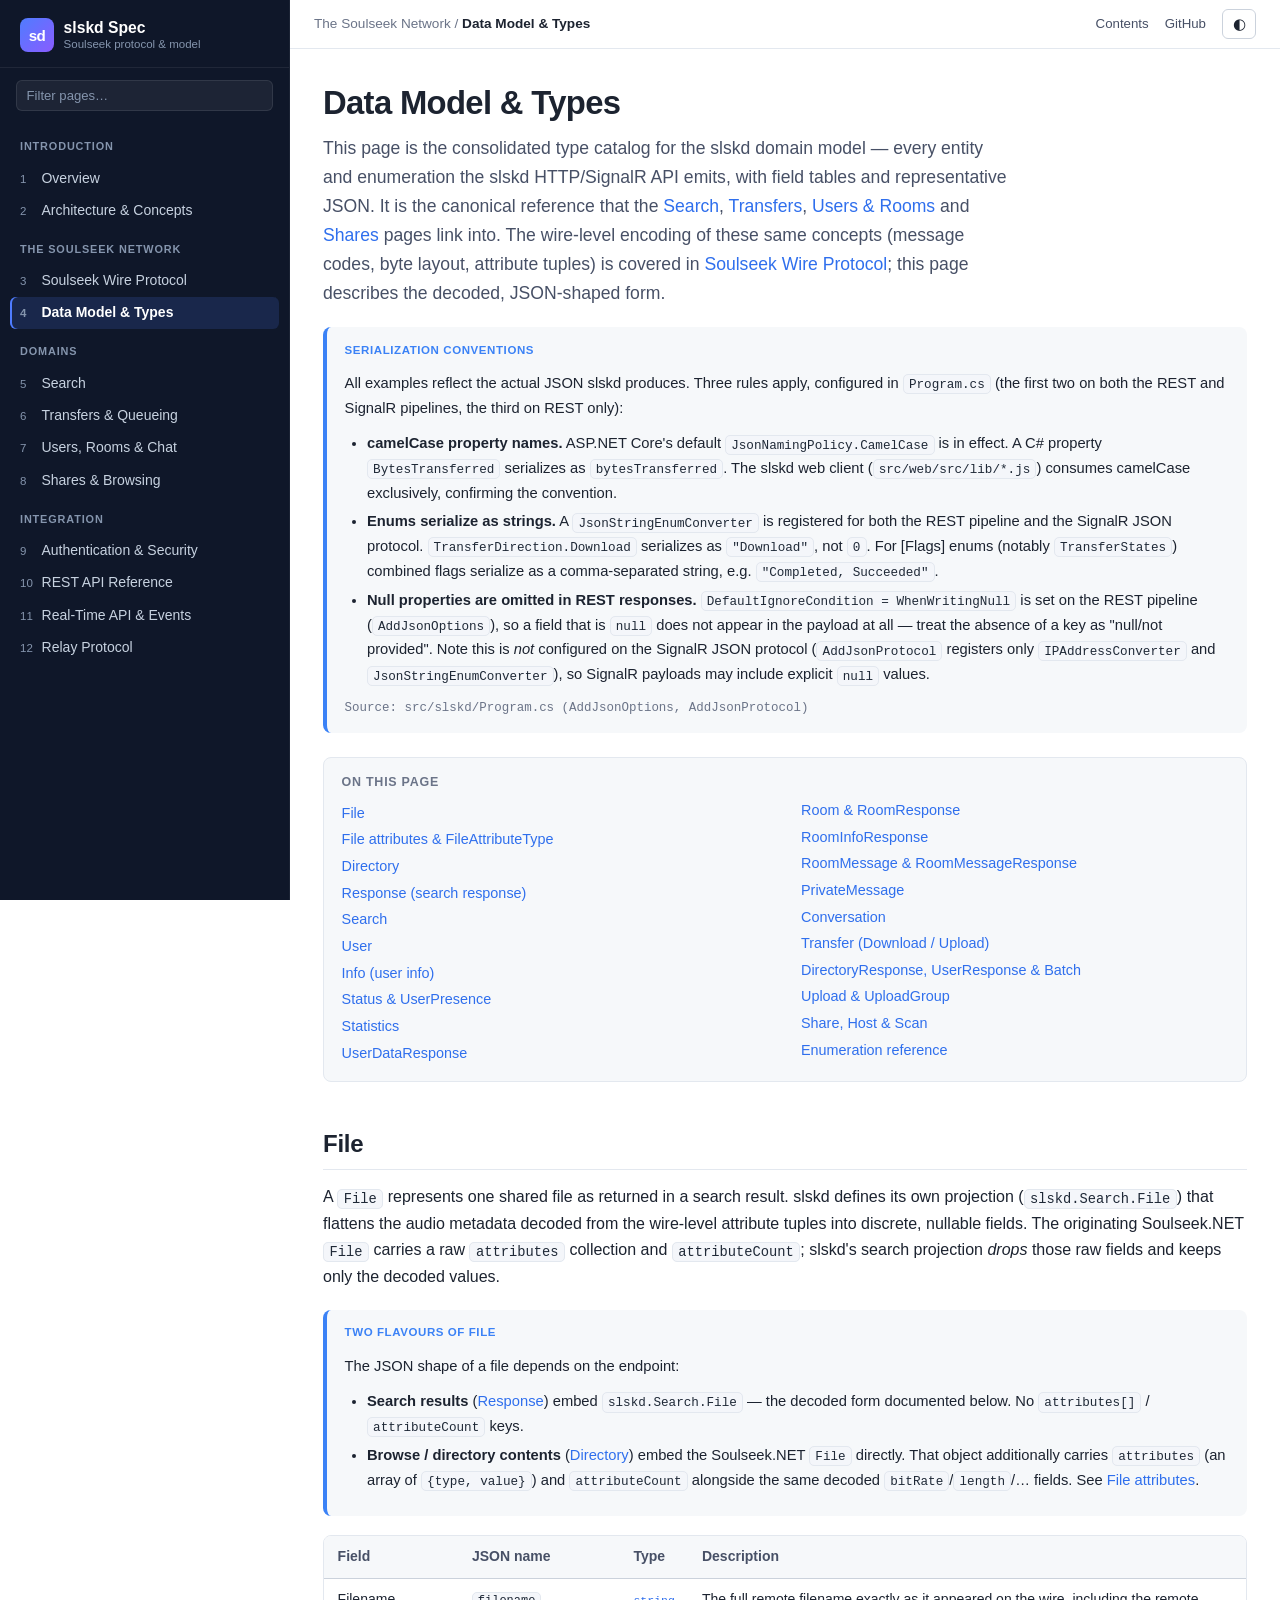
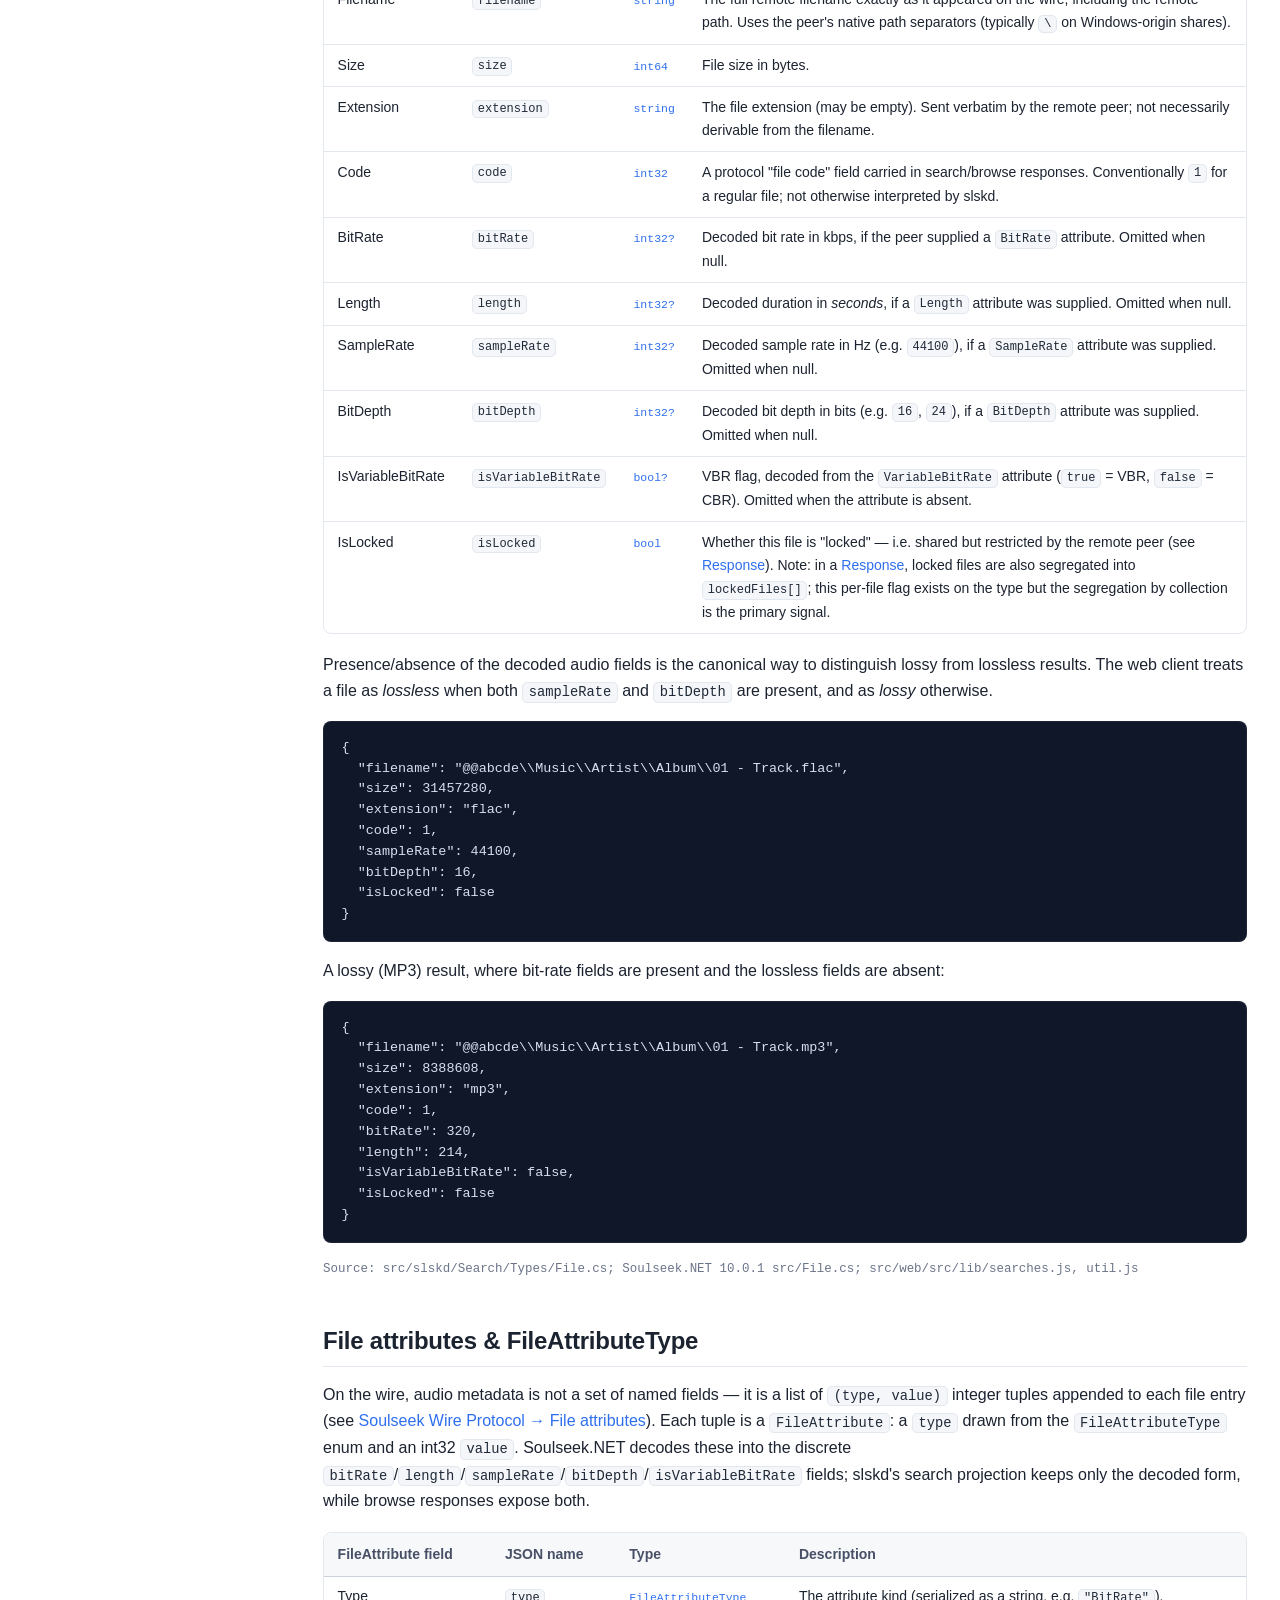
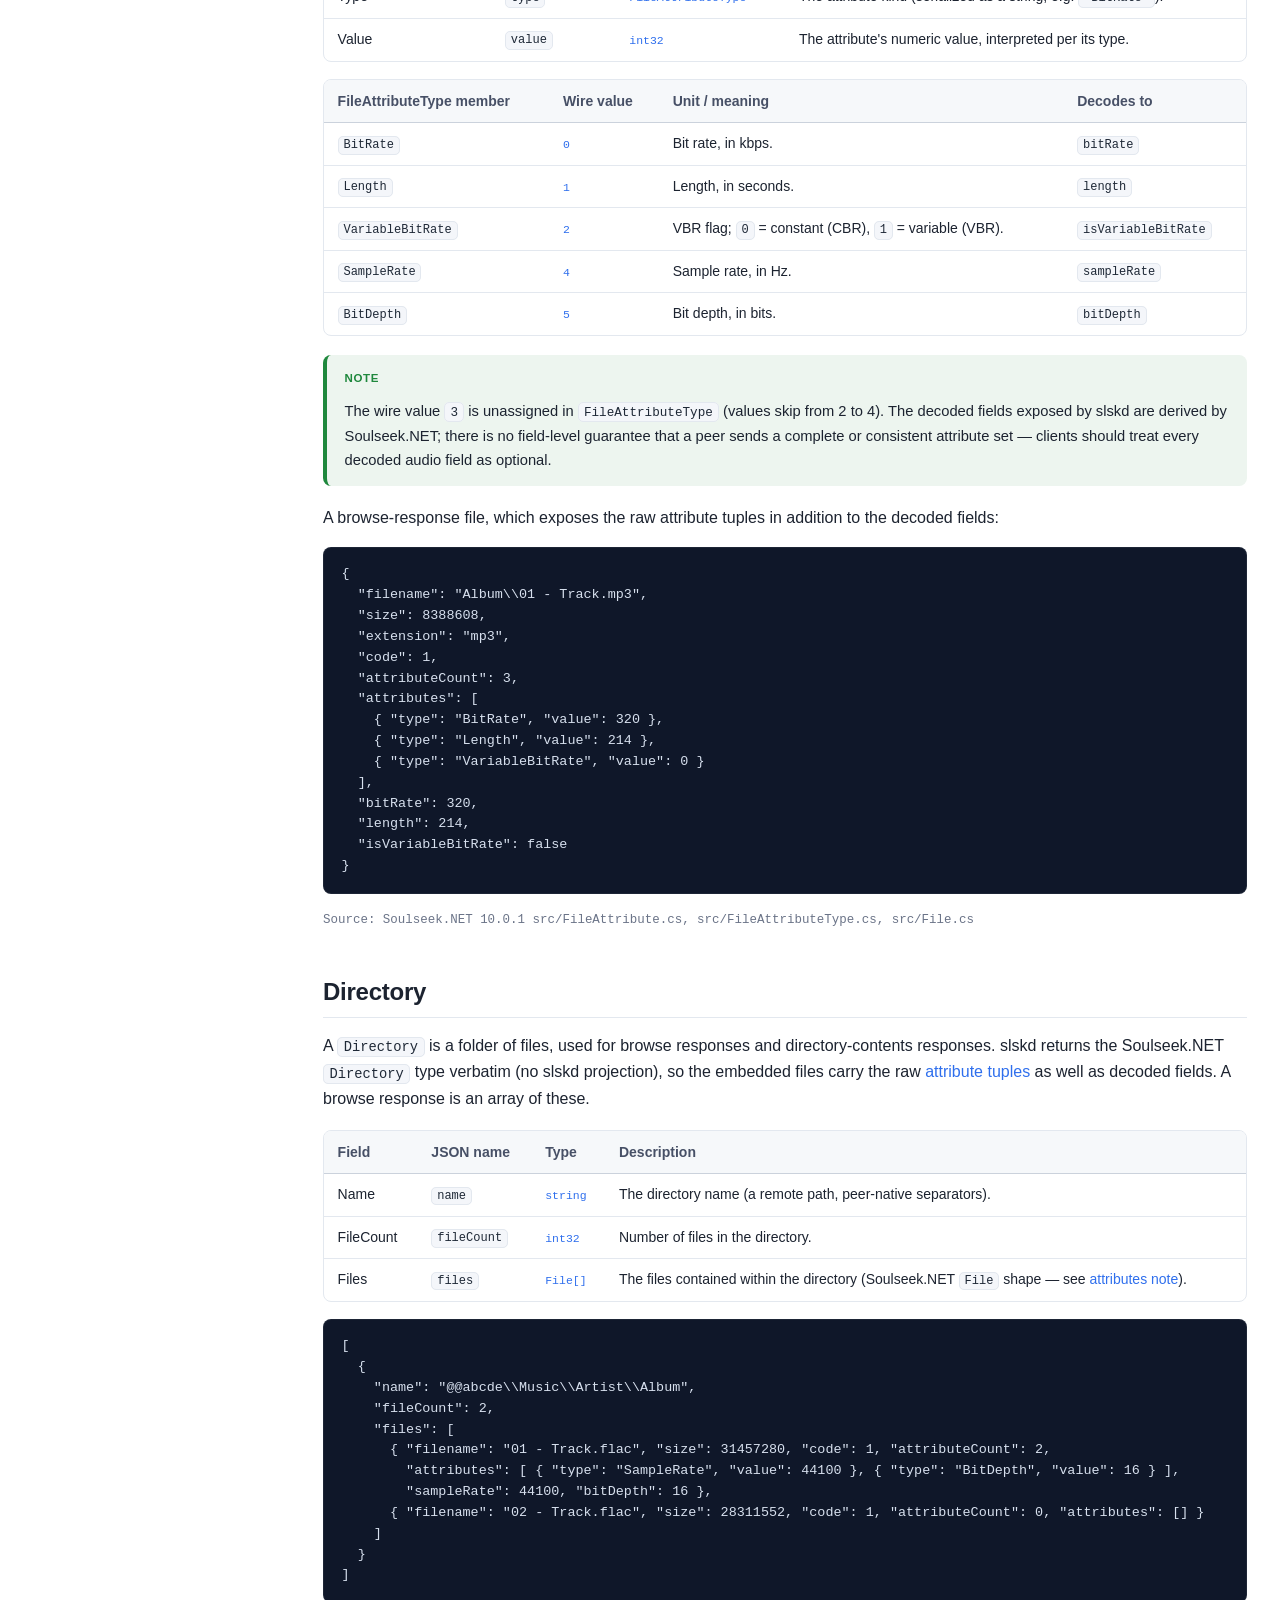
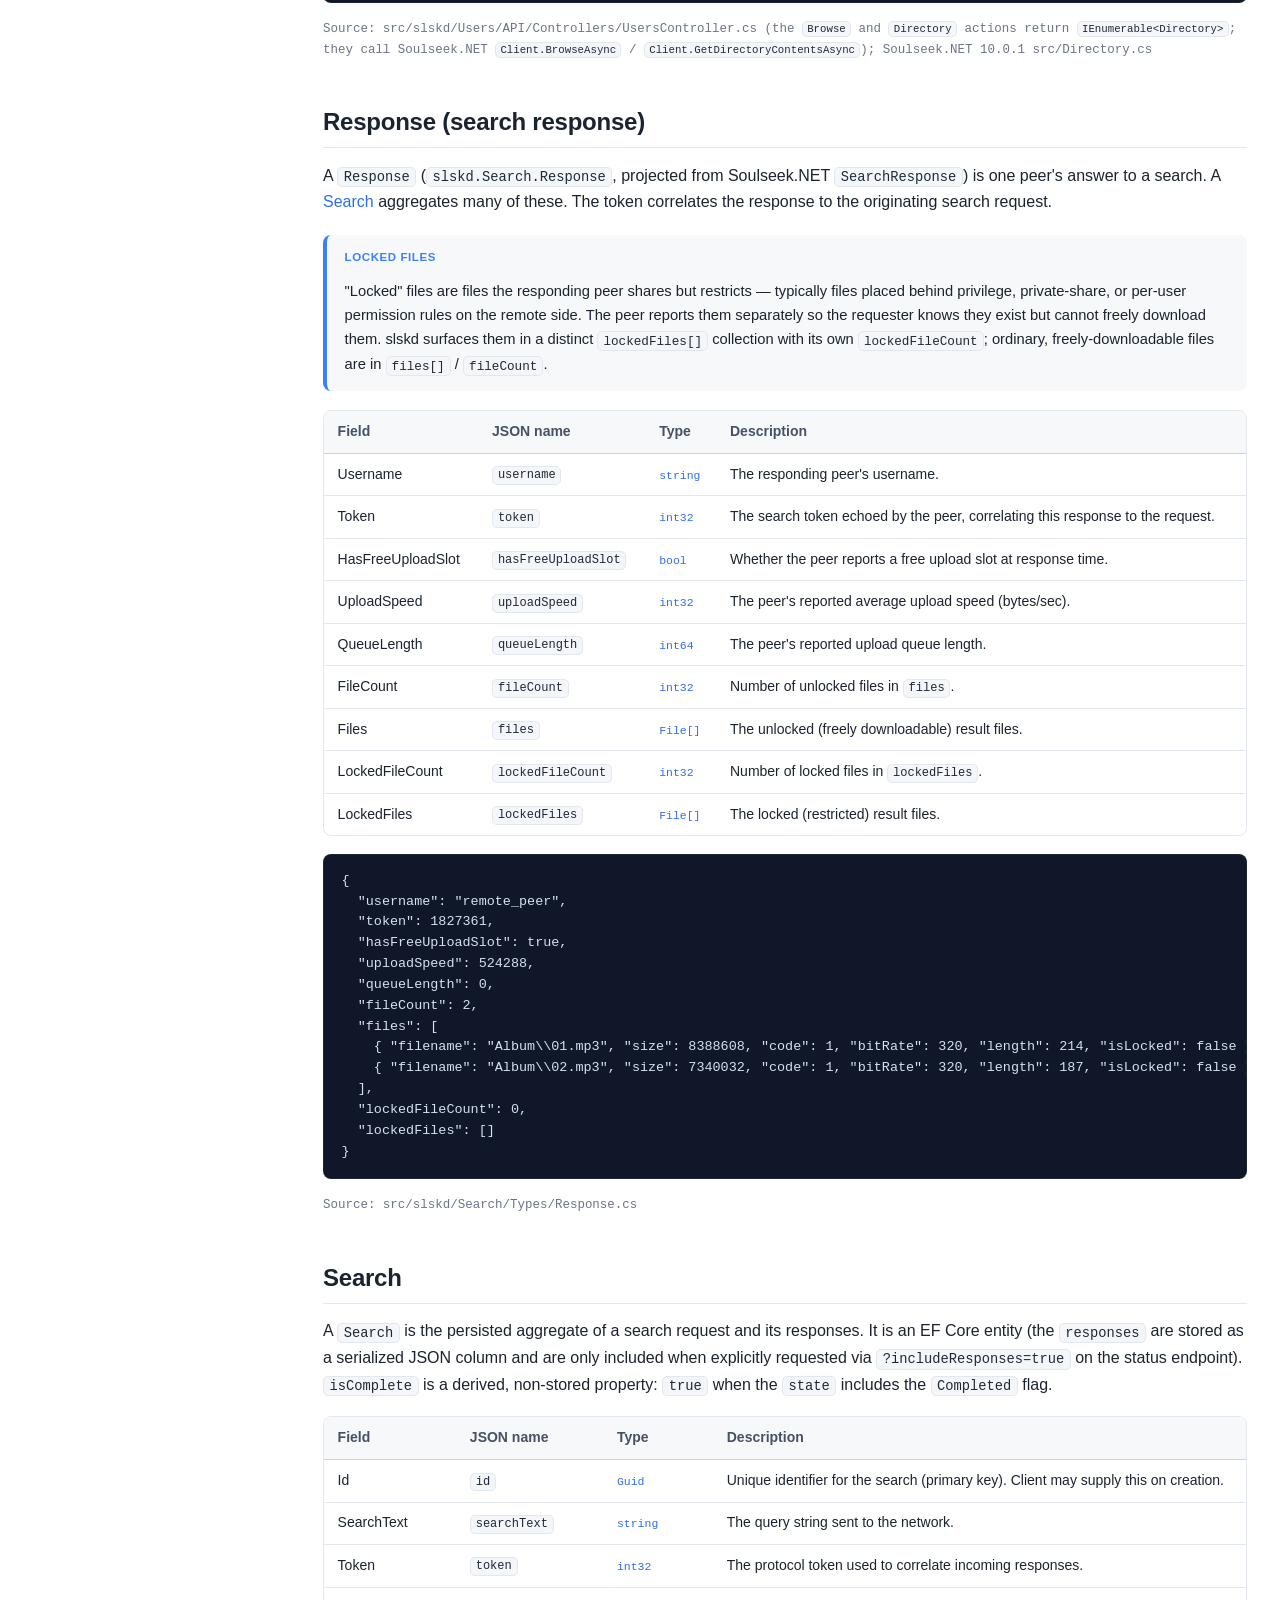
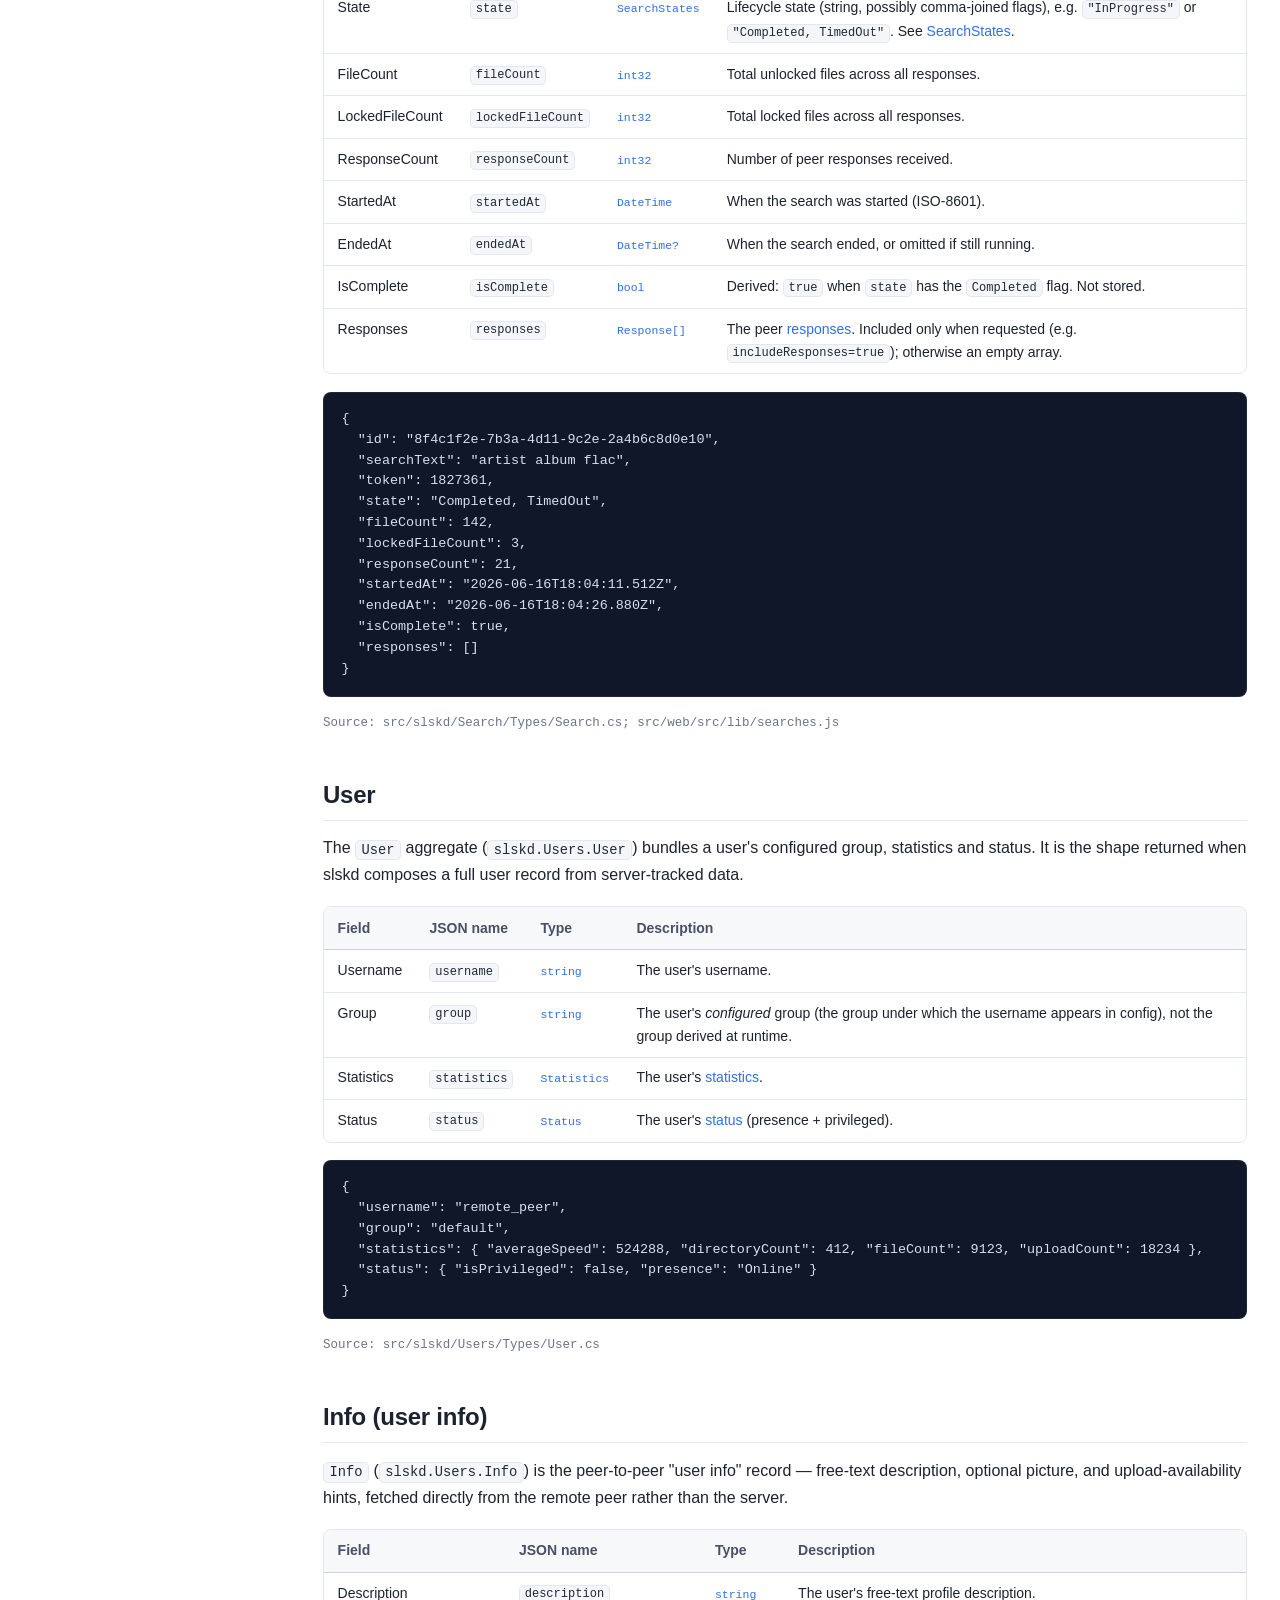
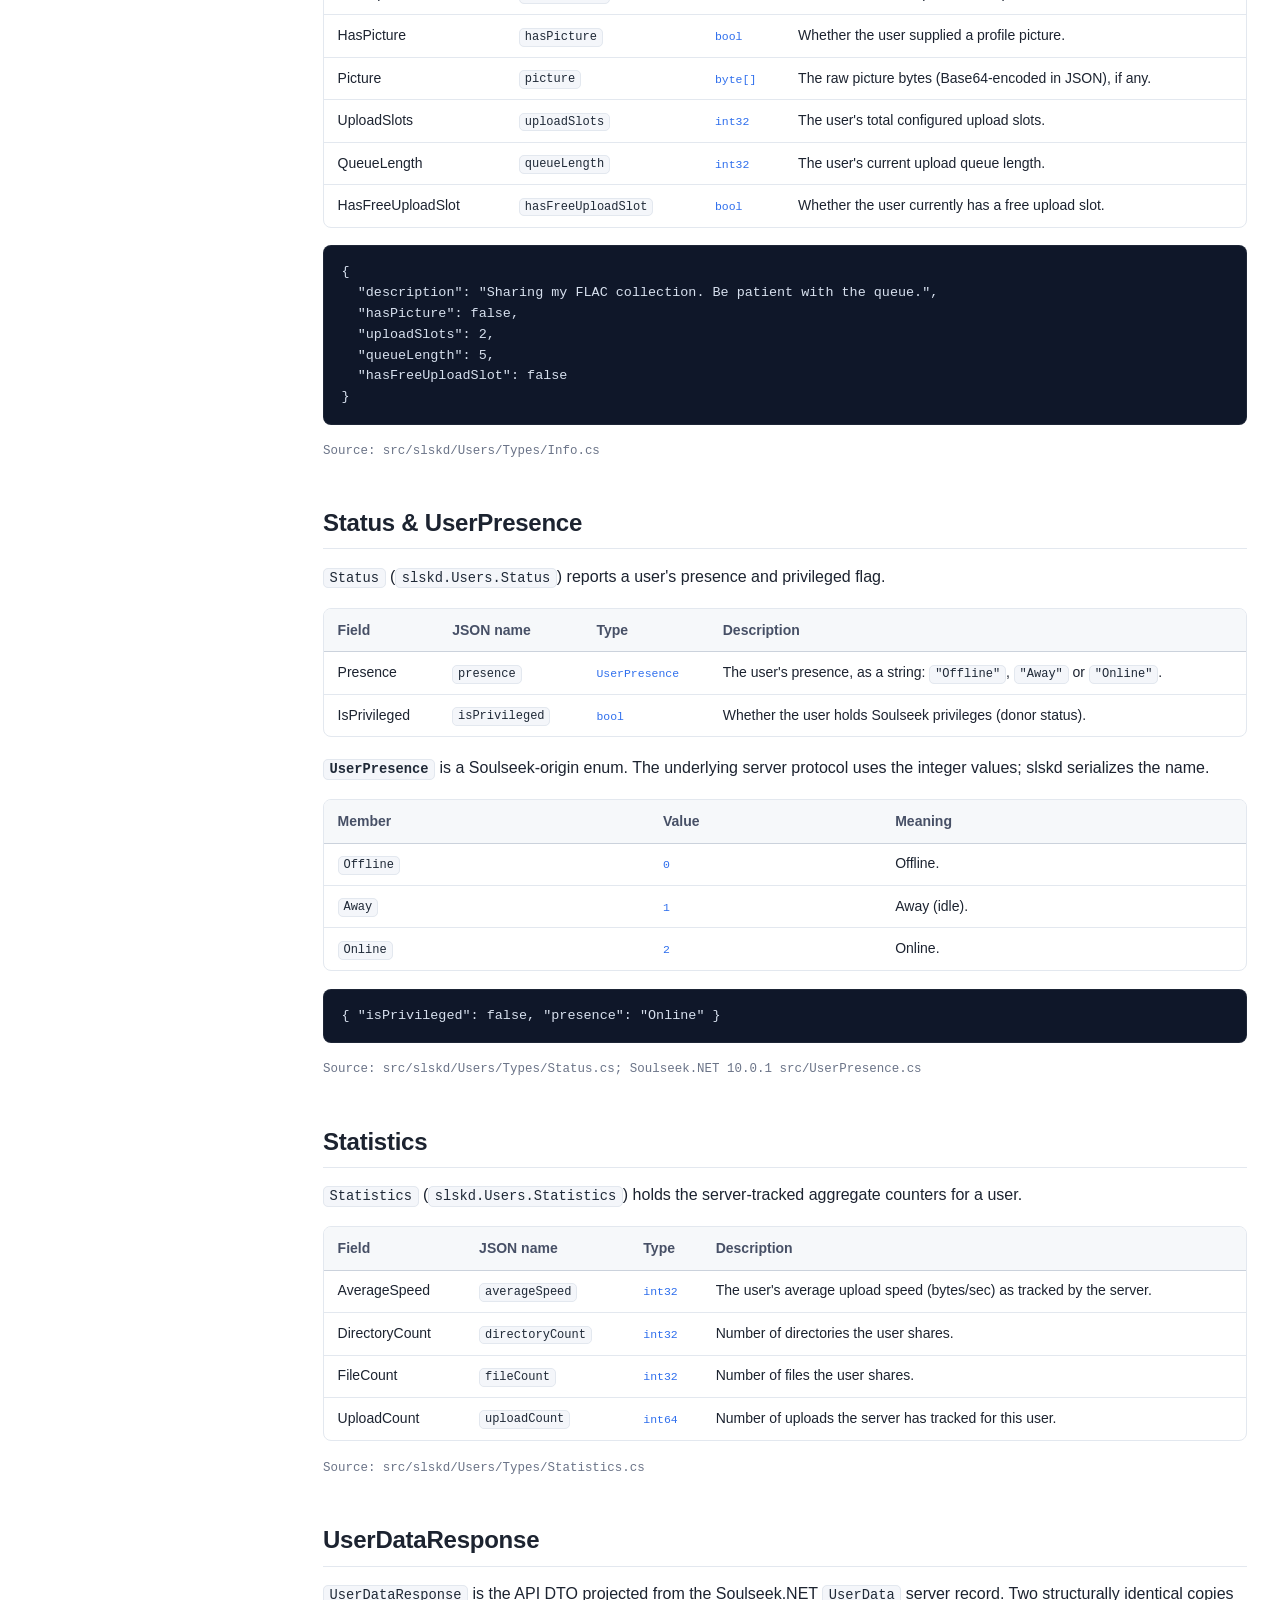
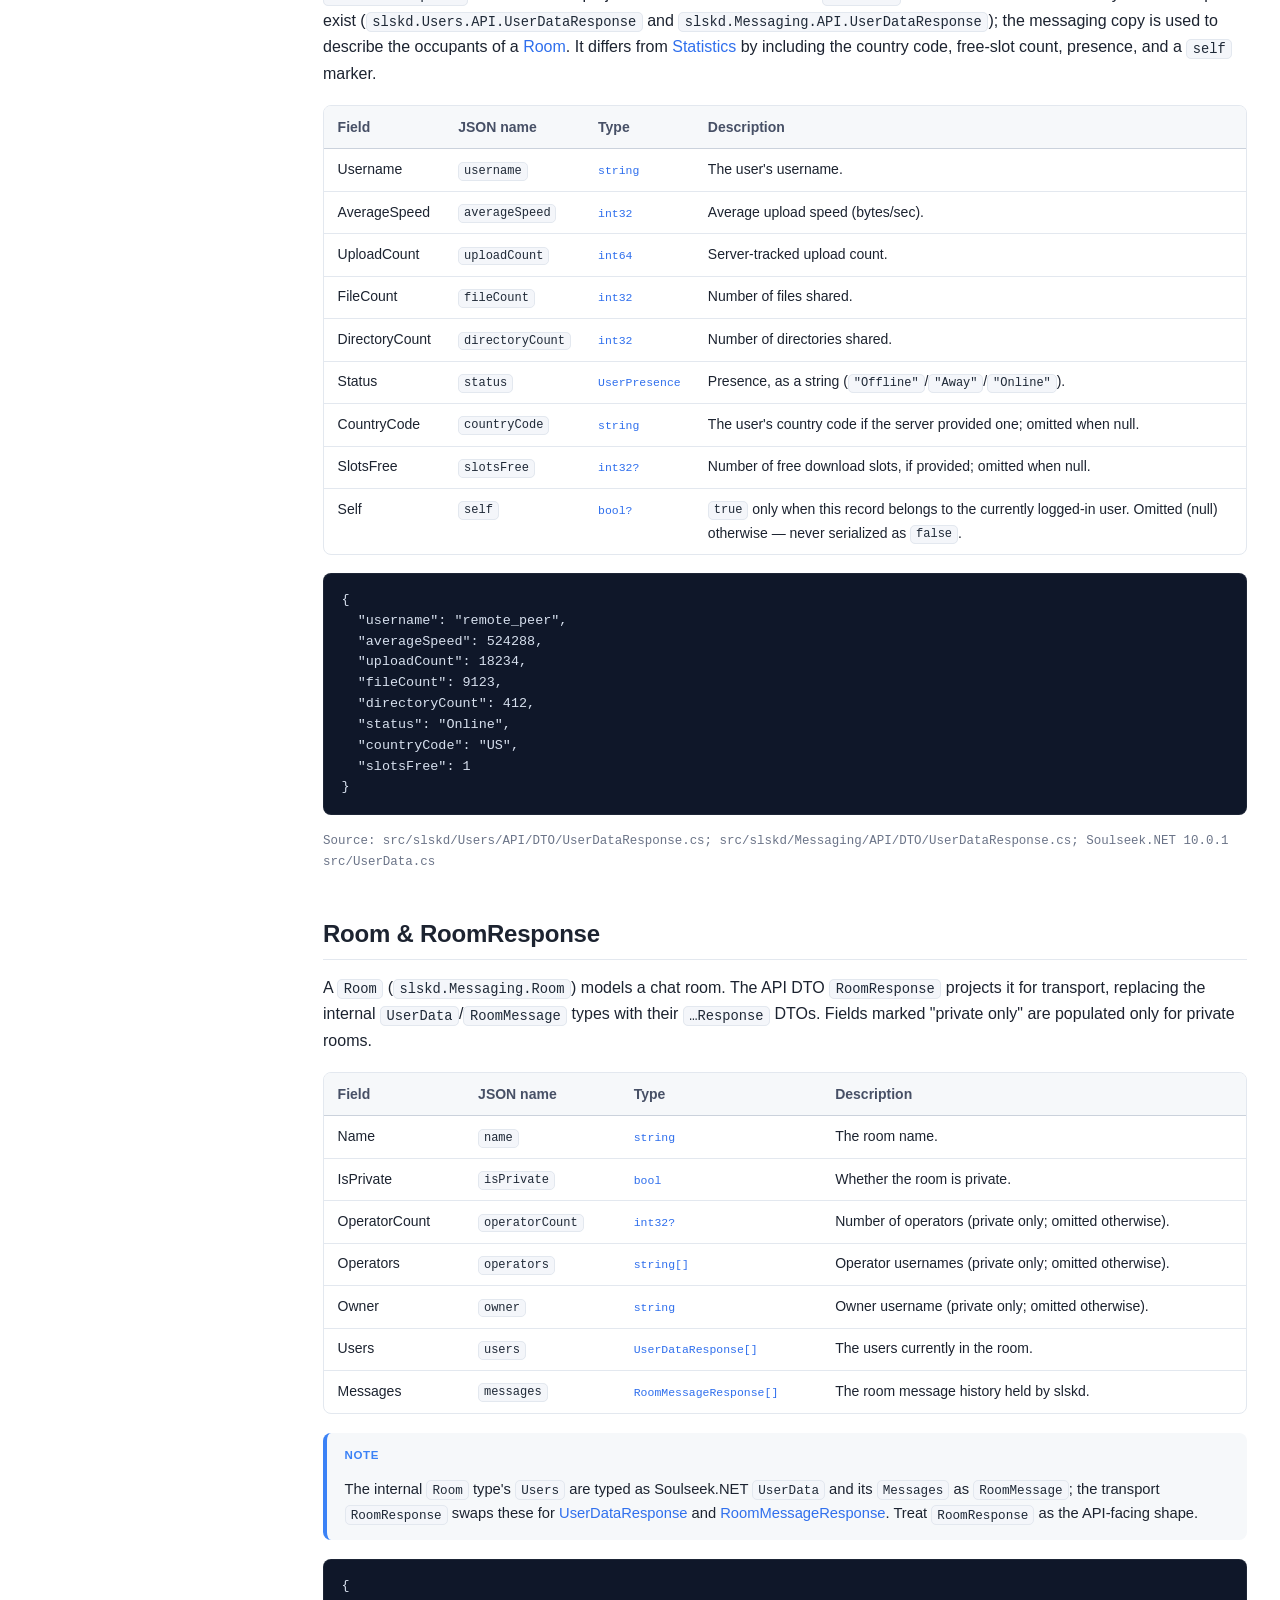
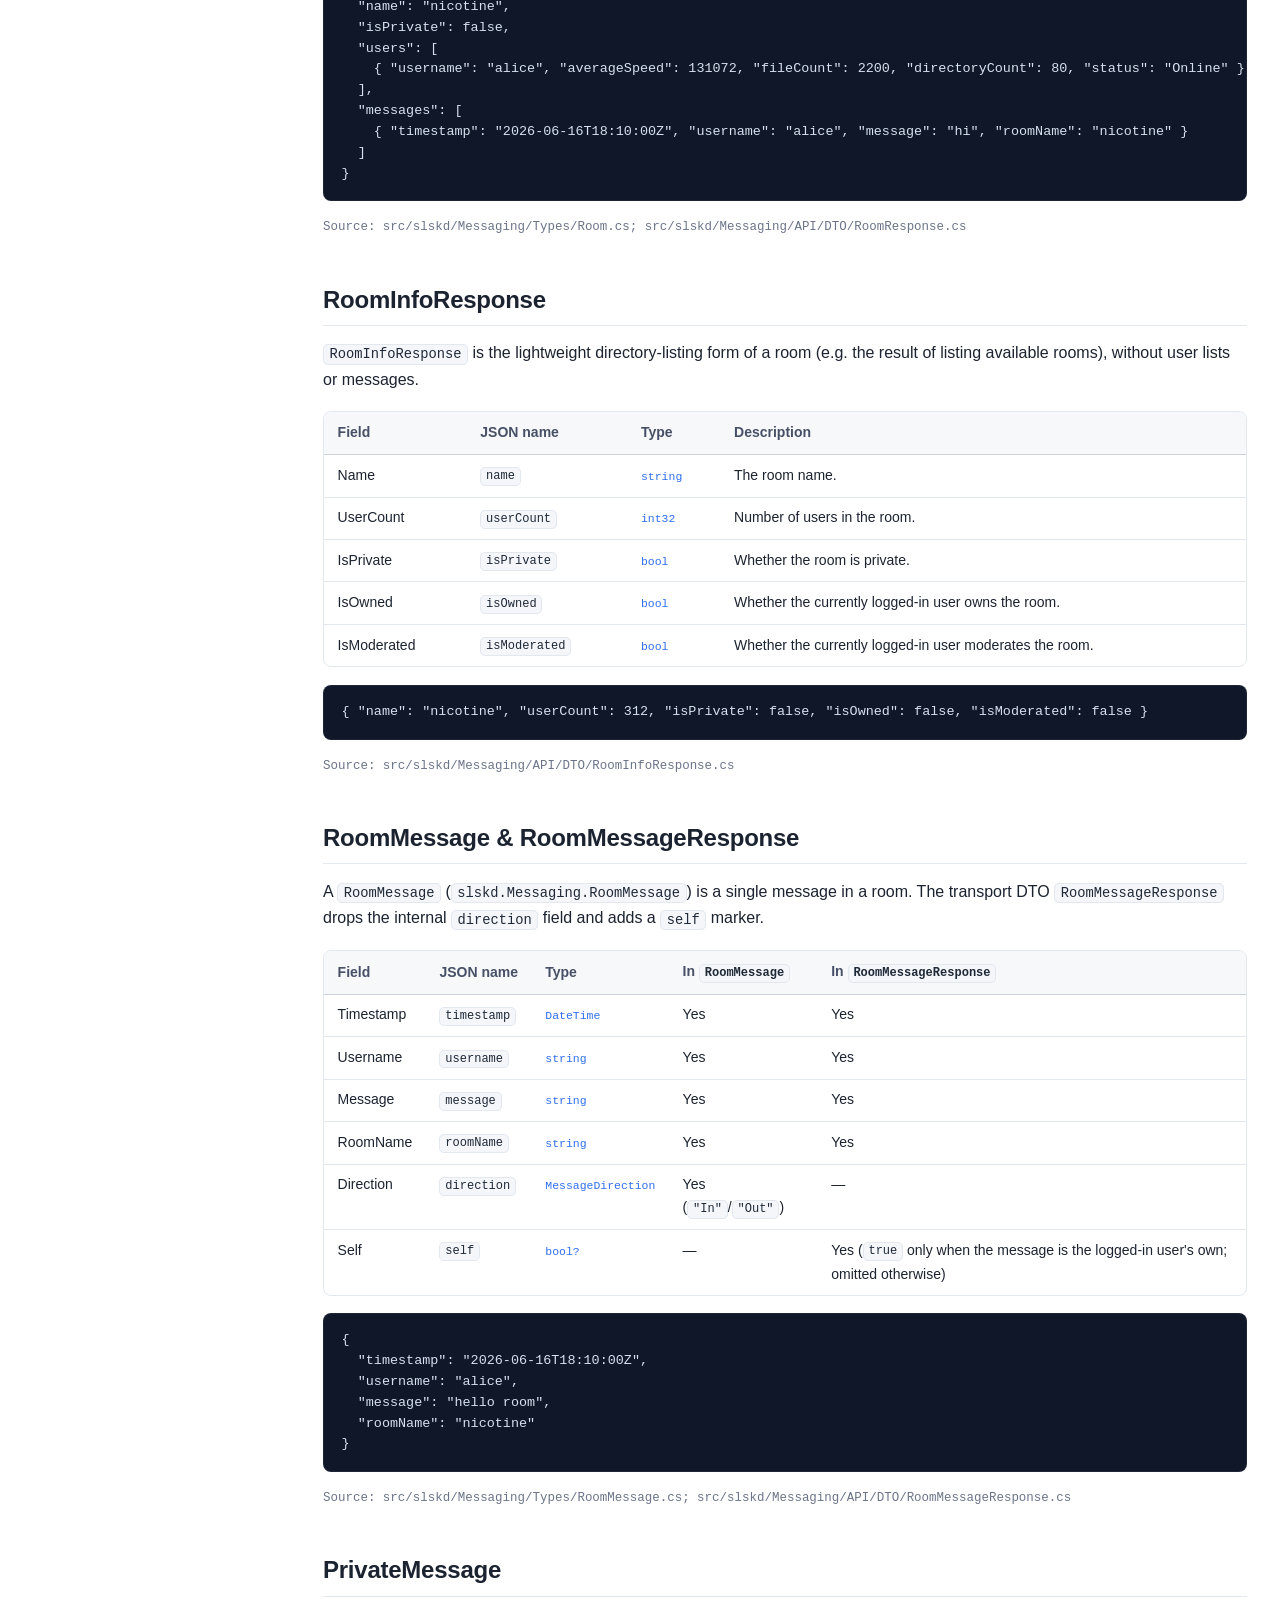
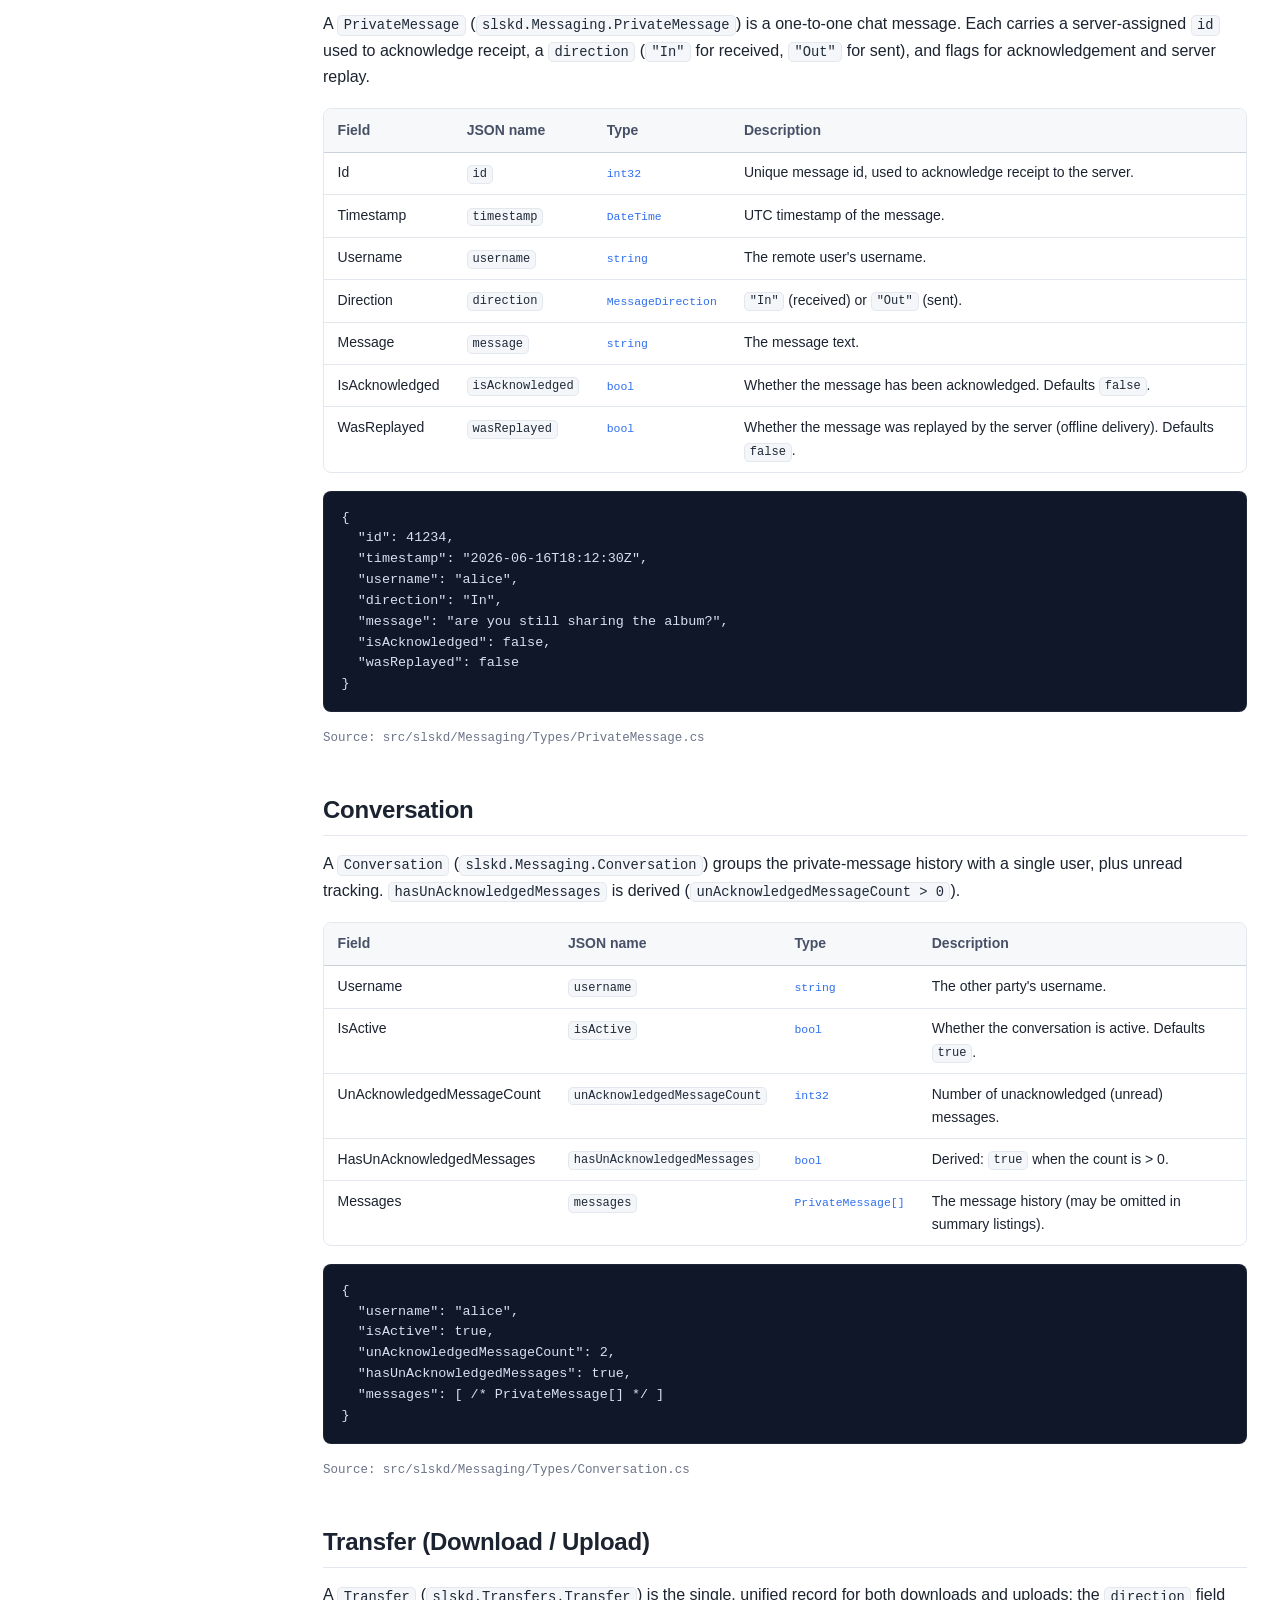
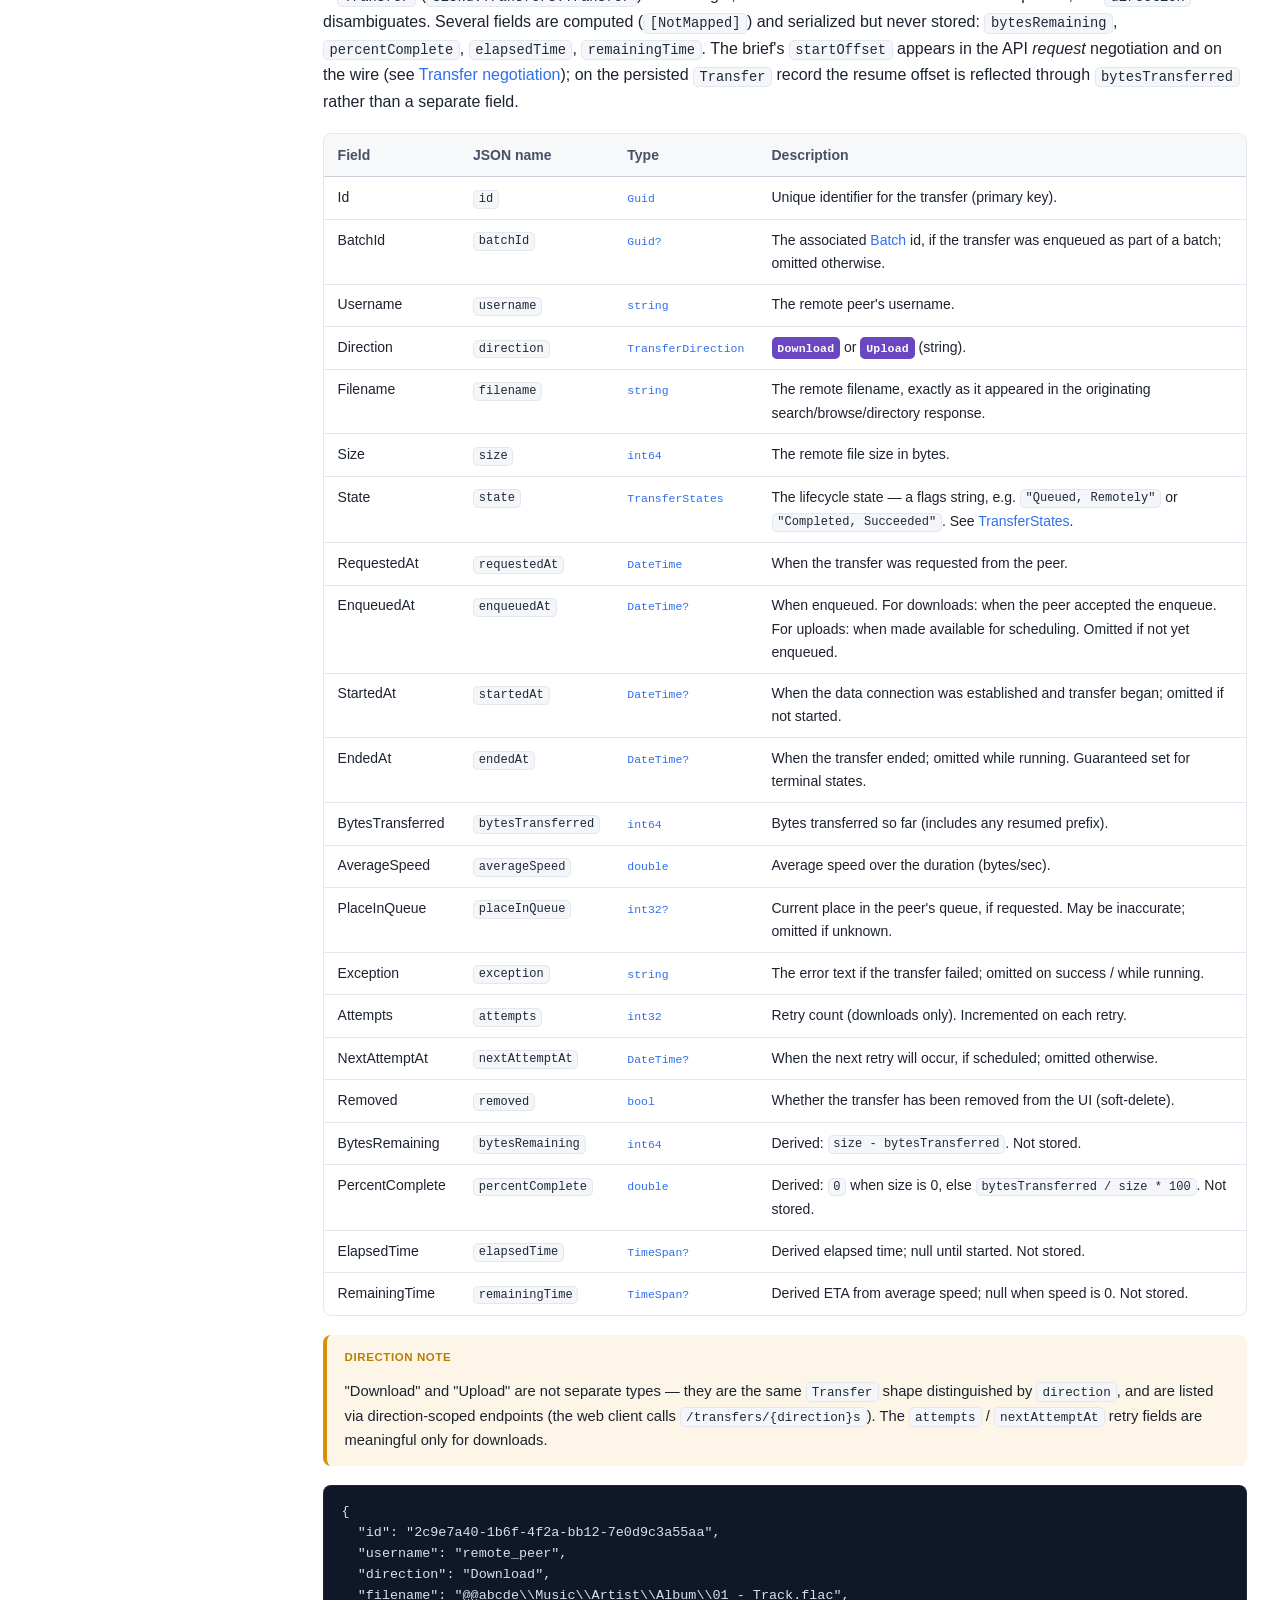
<file: wiki/data-model.html>
<!DOCTYPE html>
<html lang="en">
<head>
<meta charset="utf-8">
<meta name="viewport" content="width=device-width, initial-scale=1">
<title>Data Model &amp; Types · slskd Protocol &amp; Model Specification</title>
<meta name="description" content="slskd / Soulseek network, protocol and data-model specification — Data Model &amp; Types. A language-agnostic reference for building clients, apps and services that interoperate with the Soulseek platform.">
<link rel="stylesheet" href="style.css">
<script>(function(){try{var t=localStorage.getItem('slskd-spec-theme');if(t){document.documentElement.setAttribute('data-theme',t);}else if(window.matchMedia&&matchMedia('(prefers-color-scheme: dark)').matches){document.documentElement.setAttribute('data-theme','dark');}}catch(e){}})();</script>
</head>
<body>
<div class="scrim"></div>
<div class="layout">
<aside class="sidebar">
  <div class="brand">
    <div class="logo">sd</div>
    <div class="brand-text">
      <span class="brand-title">slskd Spec</span>
      <span class="brand-sub">Soulseek protocol &amp; model</span>
    </div>
  </div>
  <div class="nav-filter-wrap"><input class="nav-filter" type="text" placeholder="Filter pages…" aria-label="Filter pages"></div>
  <nav>
  <div class="nav-group-label">Introduction</div>
  <ul>
    <li><a href="index.html"><span class="nav-num">1</span><span>Overview</span></a></li>
    <li><a href="architecture.html"><span class="nav-num">2</span><span>Architecture &amp; Concepts</span></a></li>
  </ul>
  <div class="nav-group-label">The Soulseek Network</div>
  <ul>
    <li><a href="soulseek-protocol.html"><span class="nav-num">3</span><span>Soulseek Wire Protocol</span></a></li>
    <li class="active"><a href="data-model.html" aria-current="page"><span class="nav-num">4</span><span>Data Model &amp; Types</span></a></li>
  </ul>
  <div class="nav-group-label">Domains</div>
  <ul>
    <li><a href="search.html"><span class="nav-num">5</span><span>Search</span></a></li>
    <li><a href="transfers.html"><span class="nav-num">6</span><span>Transfers &amp; Queueing</span></a></li>
    <li><a href="users-rooms.html"><span class="nav-num">7</span><span>Users, Rooms &amp; Chat</span></a></li>
    <li><a href="shares.html"><span class="nav-num">8</span><span>Shares &amp; Browsing</span></a></li>
  </ul>
  <div class="nav-group-label">Integration</div>
  <ul>
    <li><a href="authentication.html"><span class="nav-num">9</span><span>Authentication &amp; Security</span></a></li>
    <li><a href="rest-api.html"><span class="nav-num">10</span><span>REST API Reference</span></a></li>
    <li><a href="realtime-api.html"><span class="nav-num">11</span><span>Real-Time API &amp; Events</span></a></li>
    <li><a href="relay.html"><span class="nav-num">12</span><span>Relay Protocol</span></a></li>
  </ul>
</nav>
</aside>
<div class="main-col">
  <header class="topbar">
    <button class="menu-btn" aria-label="Toggle navigation">&#9776;</button>
    <span class="crumb">The Soulseek Network / <b>Data Model &amp; Types</b></span>
    <span class="spacer"></span>
    <a class="tb-link" href="index.html#sitemap">Contents</a>
    <a class="tb-link" href="https://github.com/slskd/slskd" target="_blank" rel="noopener">GitHub</a>
    <button class="theme-toggle" aria-label="Toggle dark mode" title="Toggle theme">◐</button>
  </header>
  <main class="content">

<h1>Data Model &amp; Types</h1>
<p class="page-lede">This page is the consolidated type catalog for the slskd domain model — every entity and enumeration the slskd HTTP/SignalR API emits, with field tables and representative JSON. It is the canonical reference that the <a href="search.html">Search</a>, <a href="transfers.html">Transfers</a>, <a href="users-rooms.html">Users &amp; Rooms</a> and <a href="shares.html">Shares</a> pages link into. The wire-level encoding of these same concepts (message codes, byte layout, attribute tuples) is covered in <a href="soulseek-protocol.html">Soulseek Wire Protocol</a>; this page describes the decoded, JSON-shaped form.</p>

<div class="note callout"><span class="label">Serialization conventions</span><p>All examples reflect the actual JSON slskd produces. Three rules apply, configured in <code>Program.cs</code> (the first two on both the REST and SignalR pipelines, the third on REST only):</p>
<ul>
<li><strong>camelCase property names.</strong> ASP.NET Core's default <code>JsonNamingPolicy.CamelCase</code> is in effect. A C# property <code>BytesTransferred</code> serializes as <code>bytesTransferred</code>. The slskd web client (<code>src/web/src/lib/*.js</code>) consumes camelCase exclusively, confirming the convention.</li>
<li><strong>Enums serialize as strings.</strong> A <code>JsonStringEnumConverter</code> is registered for both the REST pipeline and the SignalR JSON protocol. <code>TransferDirection.Download</code> serializes as <code>"Download"</code>, not <code>0</code>. For <span class="type">[Flags]</span> enums (notably <a href="#transferstates"><code>TransferStates</code></a>) combined flags serialize as a comma-separated string, e.g. <code>"Completed, Succeeded"</code>.</li>
<li><strong>Null properties are omitted in REST responses.</strong> <code>DefaultIgnoreCondition = WhenWritingNull</code> is set on the REST pipeline (<code>AddJsonOptions</code>), so a field that is <code>null</code> does not appear in the payload at all — treat the absence of a key as "null/not provided". Note this is <em>not</em> configured on the SignalR JSON protocol (<code>AddJsonProtocol</code> registers only <code>IPAddressConverter</code> and <code>JsonStringEnumConverter</code>), so SignalR payloads may include explicit <code>null</code> values.</li>
</ul>
<p class="src-ref">Source: src/slskd/Program.cs (AddJsonOptions, AddJsonProtocol)</p></div>

<nav class="toc"><div class="toc-title">On this page</div><ul>
  <li><a href="#file">File</a></li>
  <li><a href="#file-attributes">File attributes &amp; FileAttributeType</a></li>
  <li><a href="#directory">Directory</a></li>
  <li><a href="#response">Response (search response)</a></li>
  <li><a href="#search">Search</a></li>
  <li><a href="#user">User</a></li>
  <li><a href="#user-info">Info (user info)</a></li>
  <li><a href="#user-status">Status &amp; UserPresence</a></li>
  <li><a href="#user-statistics">Statistics</a></li>
  <li><a href="#user-data-response">UserDataResponse</a></li>
  <li><a href="#room">Room &amp; RoomResponse</a></li>
  <li><a href="#room-info-response">RoomInfoResponse</a></li>
  <li><a href="#room-message">RoomMessage &amp; RoomMessageResponse</a></li>
  <li><a href="#private-message">PrivateMessage</a></li>
  <li><a href="#conversation">Conversation</a></li>
  <li><a href="#transfer">Transfer (Download / Upload)</a></li>
  <li><a href="#transfer-grouping">DirectoryResponse, UserResponse &amp; Batch</a></li>
  <li><a href="#upload-group">Upload &amp; UploadGroup</a></li>
  <li><a href="#share">Share, Host &amp; Scan</a></li>
  <li><a href="#enums">Enumeration reference</a></li>
</ul></nav>

<h2 id="file">File</h2>
<p>A <code>File</code> represents one shared file as returned in a search result. slskd defines its own projection (<code>slskd.Search.File</code>) that flattens the audio metadata decoded from the wire-level attribute tuples into discrete, nullable fields. The originating Soulseek.NET <code>File</code> carries a raw <code>attributes</code> collection and <code>attributeCount</code>; slskd's search projection <em>drops</em> those raw fields and keeps only the decoded values.</p>

<div class="note callout"><span class="label">Two flavours of File</span><p>The JSON shape of a file depends on the endpoint:</p><ul>
<li><strong>Search results</strong> (<a href="#response">Response</a>) embed <code>slskd.Search.File</code> — the decoded form documented below. No <code>attributes[]</code> / <code>attributeCount</code> keys.</li>
<li><strong>Browse / directory contents</strong> (<a href="#directory">Directory</a>) embed the Soulseek.NET <code>File</code> directly. That object additionally carries <code>attributes</code> (an array of <code>{type, value}</code>) and <code>attributeCount</code> alongside the same decoded <code>bitRate</code>/<code>length</code>/… fields. See <a href="#file-attributes">File attributes</a>.</li>
</ul></div>

<div class="table-wrap"><table>
<thead><tr><th>Field</th><th>JSON name</th><th>Type</th><th>Description</th></tr></thead>
<tbody>
<tr><td>Filename</td><td><code>filename</code></td><td><span class="type">string</span></td><td>The full remote filename exactly as it appeared on the wire, including the remote path. Uses the peer's native path separators (typically <code>\</code> on Windows-origin shares).</td></tr>
<tr><td>Size</td><td><code>size</code></td><td><span class="type">int64</span></td><td>File size in bytes.</td></tr>
<tr><td>Extension</td><td><code>extension</code></td><td><span class="type">string</span></td><td>The file extension (may be empty). Sent verbatim by the remote peer; not necessarily derivable from the filename.</td></tr>
<tr><td>Code</td><td><code>code</code></td><td><span class="type">int32</span></td><td>A protocol "file code" field carried in search/browse responses. Conventionally <code>1</code> for a regular file; not otherwise interpreted by slskd.</td></tr>
<tr><td>BitRate</td><td><code>bitRate</code></td><td><span class="type">int32?</span></td><td>Decoded bit rate in kbps, if the peer supplied a <code>BitRate</code> attribute. Omitted when null.</td></tr>
<tr><td>Length</td><td><code>length</code></td><td><span class="type">int32?</span></td><td>Decoded duration in <em>seconds</em>, if a <code>Length</code> attribute was supplied. Omitted when null.</td></tr>
<tr><td>SampleRate</td><td><code>sampleRate</code></td><td><span class="type">int32?</span></td><td>Decoded sample rate in Hz (e.g. <code>44100</code>), if a <code>SampleRate</code> attribute was supplied. Omitted when null.</td></tr>
<tr><td>BitDepth</td><td><code>bitDepth</code></td><td><span class="type">int32?</span></td><td>Decoded bit depth in bits (e.g. <code>16</code>, <code>24</code>), if a <code>BitDepth</code> attribute was supplied. Omitted when null.</td></tr>
<tr><td>IsVariableBitRate</td><td><code>isVariableBitRate</code></td><td><span class="type">bool?</span></td><td>VBR flag, decoded from the <code>VariableBitRate</code> attribute (<code>true</code> = VBR, <code>false</code> = CBR). Omitted when the attribute is absent.</td></tr>
<tr><td>IsLocked</td><td><code>isLocked</code></td><td><span class="type">bool</span></td><td>Whether this file is "locked" — i.e. shared but restricted by the remote peer (see <a href="#response">Response</a>). Note: in a <a href="#response">Response</a>, locked files are also segregated into <code>lockedFiles[]</code>; this per-file flag exists on the type but the segregation by collection is the primary signal.</td></tr>
</tbody>
</table></div>

<p>Presence/absence of the decoded audio fields is the canonical way to distinguish lossy from lossless results. The web client treats a file as <em>lossless</em> when both <code>sampleRate</code> and <code>bitDepth</code> are present, and as <em>lossy</em> otherwise.</p>

<pre><code>{
  "filename": "@@abcde\\Music\\Artist\\Album\\01 - Track.flac",
  "size": 31457280,
  "extension": "flac",
  "code": 1,
  "sampleRate": 44100,
  "bitDepth": 16,
  "isLocked": false
}</code></pre>

<p>A lossy (MP3) result, where bit-rate fields are present and the lossless fields are absent:</p>
<pre><code>{
  "filename": "@@abcde\\Music\\Artist\\Album\\01 - Track.mp3",
  "size": 8388608,
  "extension": "mp3",
  "code": 1,
  "bitRate": 320,
  "length": 214,
  "isVariableBitRate": false,
  "isLocked": false
}</code></pre>
<p class="src-ref">Source: src/slskd/Search/Types/File.cs; Soulseek.NET 10.0.1 src/File.cs; src/web/src/lib/searches.js, util.js</p>

<h2 id="file-attributes">File attributes &amp; FileAttributeType</h2>
<p>On the wire, audio metadata is not a set of named fields — it is a list of <code>(type, value)</code> integer tuples appended to each file entry (see <a href="soulseek-protocol.html#file-attributes">Soulseek Wire Protocol → File attributes</a>). Each tuple is a <code>FileAttribute</code>: a <code>type</code> drawn from the <code>FileAttributeType</code> enum and an <span class="type">int32</span> <code>value</code>. Soulseek.NET decodes these into the discrete <code>bitRate</code>/<code>length</code>/<code>sampleRate</code>/<code>bitDepth</code>/<code>isVariableBitRate</code> fields; slskd's search projection keeps only the decoded form, while browse responses expose both.</p>

<div class="table-wrap"><table>
<thead><tr><th>FileAttribute field</th><th>JSON name</th><th>Type</th><th>Description</th></tr></thead>
<tbody>
<tr><td>Type</td><td><code>type</code></td><td><span class="type">FileAttributeType</span></td><td>The attribute kind (serialized as a string, e.g. <code>"BitRate"</code>).</td></tr>
<tr><td>Value</td><td><code>value</code></td><td><span class="type">int32</span></td><td>The attribute's numeric value, interpreted per its type.</td></tr>
</tbody>
</table></div>

<div class="table-wrap"><table>
<thead><tr><th>FileAttributeType member</th><th>Wire value</th><th>Unit / meaning</th><th>Decodes to</th></tr></thead>
<tbody>
<tr><td><code>BitRate</code></td><td><span class="type">0</span></td><td>Bit rate, in kbps.</td><td><code>bitRate</code></td></tr>
<tr><td><code>Length</code></td><td><span class="type">1</span></td><td>Length, in seconds.</td><td><code>length</code></td></tr>
<tr><td><code>VariableBitRate</code></td><td><span class="type">2</span></td><td>VBR flag; <code>0</code> = constant (CBR), <code>1</code> = variable (VBR).</td><td><code>isVariableBitRate</code></td></tr>
<tr><td><code>SampleRate</code></td><td><span class="type">4</span></td><td>Sample rate, in Hz.</td><td><code>sampleRate</code></td></tr>
<tr><td><code>BitDepth</code></td><td><span class="type">5</span></td><td>Bit depth, in bits.</td><td><code>bitDepth</code></td></tr>
</tbody>
</table></div>

<div class="note callout tip"><span class="label">Note</span><p>The wire value <code>3</code> is unassigned in <code>FileAttributeType</code> (values skip from 2 to 4). The decoded fields exposed by slskd are derived by Soulseek.NET; there is no field-level guarantee that a peer sends a complete or consistent attribute set — clients should treat every decoded audio field as optional.</p></div>

<p>A browse-response file, which exposes the raw attribute tuples in addition to the decoded fields:</p>
<pre><code>{
  "filename": "Album\\01 - Track.mp3",
  "size": 8388608,
  "extension": "mp3",
  "code": 1,
  "attributeCount": 3,
  "attributes": [
    { "type": "BitRate", "value": 320 },
    { "type": "Length", "value": 214 },
    { "type": "VariableBitRate", "value": 0 }
  ],
  "bitRate": 320,
  "length": 214,
  "isVariableBitRate": false
}</code></pre>
<p class="src-ref">Source: Soulseek.NET 10.0.1 src/FileAttribute.cs, src/FileAttributeType.cs, src/File.cs</p>

<h2 id="directory">Directory</h2>
<p>A <code>Directory</code> is a folder of files, used for browse responses and directory-contents responses. slskd returns the Soulseek.NET <code>Directory</code> type verbatim (no slskd projection), so the embedded files carry the raw <a href="#file-attributes">attribute tuples</a> as well as decoded fields. A browse response is an array of these.</p>

<div class="table-wrap"><table>
<thead><tr><th>Field</th><th>JSON name</th><th>Type</th><th>Description</th></tr></thead>
<tbody>
<tr><td>Name</td><td><code>name</code></td><td><span class="type">string</span></td><td>The directory name (a remote path, peer-native separators).</td></tr>
<tr><td>FileCount</td><td><code>fileCount</code></td><td><span class="type">int32</span></td><td>Number of files in the directory.</td></tr>
<tr><td>Files</td><td><code>files</code></td><td><span class="type">File[]</span></td><td>The files contained within the directory (Soulseek.NET <code>File</code> shape — see <a href="#file-attributes">attributes note</a>).</td></tr>
</tbody>
</table></div>

<pre><code>[
  {
    "name": "@@abcde\\Music\\Artist\\Album",
    "fileCount": 2,
    "files": [
      { "filename": "01 - Track.flac", "size": 31457280, "code": 1, "attributeCount": 2,
        "attributes": [ { "type": "SampleRate", "value": 44100 }, { "type": "BitDepth", "value": 16 } ],
        "sampleRate": 44100, "bitDepth": 16 },
      { "filename": "02 - Track.flac", "size": 28311552, "code": 1, "attributeCount": 0, "attributes": [] }
    ]
  }
]</code></pre>
<p class="src-ref">Source: src/slskd/Users/API/Controllers/UsersController.cs (the <code>Browse</code> and <code>Directory</code> actions return <code>IEnumerable&lt;Directory&gt;</code>; they call Soulseek.NET <code>Client.BrowseAsync</code> / <code>Client.GetDirectoryContentsAsync</code>); Soulseek.NET 10.0.1 src/Directory.cs</p>

<h2 id="response">Response <span class="type">(search response)</span></h2>
<p>A <code>Response</code> (<code>slskd.Search.Response</code>, projected from Soulseek.NET <code>SearchResponse</code>) is one peer's answer to a search. A <a href="#search">Search</a> aggregates many of these. The token correlates the response to the originating search request.</p>

<div class="note callout"><span class="label">Locked files</span><p>"Locked" files are files the responding peer shares but restricts — typically files placed behind privilege, private-share, or per-user permission rules on the remote side. The peer reports them separately so the requester knows they exist but cannot freely download them. slskd surfaces them in a distinct <code>lockedFiles[]</code> collection with its own <code>lockedFileCount</code>; ordinary, freely-downloadable files are in <code>files[]</code> / <code>fileCount</code>.</p></div>

<div class="table-wrap"><table>
<thead><tr><th>Field</th><th>JSON name</th><th>Type</th><th>Description</th></tr></thead>
<tbody>
<tr><td>Username</td><td><code>username</code></td><td><span class="type">string</span></td><td>The responding peer's username.</td></tr>
<tr><td>Token</td><td><code>token</code></td><td><span class="type">int32</span></td><td>The search token echoed by the peer, correlating this response to the request.</td></tr>
<tr><td>HasFreeUploadSlot</td><td><code>hasFreeUploadSlot</code></td><td><span class="type">bool</span></td><td>Whether the peer reports a free upload slot at response time.</td></tr>
<tr><td>UploadSpeed</td><td><code>uploadSpeed</code></td><td><span class="type">int32</span></td><td>The peer's reported average upload speed (bytes/sec).</td></tr>
<tr><td>QueueLength</td><td><code>queueLength</code></td><td><span class="type">int64</span></td><td>The peer's reported upload queue length.</td></tr>
<tr><td>FileCount</td><td><code>fileCount</code></td><td><span class="type">int32</span></td><td>Number of unlocked files in <code>files</code>.</td></tr>
<tr><td>Files</td><td><code>files</code></td><td><span class="type">File[]</span></td><td>The unlocked (freely downloadable) result files.</td></tr>
<tr><td>LockedFileCount</td><td><code>lockedFileCount</code></td><td><span class="type">int32</span></td><td>Number of locked files in <code>lockedFiles</code>.</td></tr>
<tr><td>LockedFiles</td><td><code>lockedFiles</code></td><td><span class="type">File[]</span></td><td>The locked (restricted) result files.</td></tr>
</tbody>
</table></div>

<pre><code>{
  "username": "remote_peer",
  "token": 1827361,
  "hasFreeUploadSlot": true,
  "uploadSpeed": 524288,
  "queueLength": 0,
  "fileCount": 2,
  "files": [
    { "filename": "Album\\01.mp3", "size": 8388608, "code": 1, "bitRate": 320, "length": 214, "isLocked": false },
    { "filename": "Album\\02.mp3", "size": 7340032, "code": 1, "bitRate": 320, "length": 187, "isLocked": false }
  ],
  "lockedFileCount": 0,
  "lockedFiles": []
}</code></pre>
<p class="src-ref">Source: src/slskd/Search/Types/Response.cs</p>

<h2 id="search">Search</h2>
<p>A <code>Search</code> is the persisted aggregate of a search request and its responses. It is an EF Core entity (the <code>responses</code> are stored as a serialized JSON column and are only included when explicitly requested via <code>?includeResponses=true</code> on the status endpoint). <code>isComplete</code> is a derived, non-stored property: <code>true</code> when the <code>state</code> includes the <code>Completed</code> flag.</p>

<div class="table-wrap"><table>
<thead><tr><th>Field</th><th>JSON name</th><th>Type</th><th>Description</th></tr></thead>
<tbody>
<tr><td>Id</td><td><code>id</code></td><td><span class="type">Guid</span></td><td>Unique identifier for the search (primary key). Client may supply this on creation.</td></tr>
<tr><td>SearchText</td><td><code>searchText</code></td><td><span class="type">string</span></td><td>The query string sent to the network.</td></tr>
<tr><td>Token</td><td><code>token</code></td><td><span class="type">int32</span></td><td>The protocol token used to correlate incoming responses.</td></tr>
<tr><td>State</td><td><code>state</code></td><td><span class="type">SearchStates</span></td><td>Lifecycle state (string, possibly comma-joined flags), e.g. <code>"InProgress"</code> or <code>"Completed, TimedOut"</code>. See <a href="#searchstates">SearchStates</a>.</td></tr>
<tr><td>FileCount</td><td><code>fileCount</code></td><td><span class="type">int32</span></td><td>Total unlocked files across all responses.</td></tr>
<tr><td>LockedFileCount</td><td><code>lockedFileCount</code></td><td><span class="type">int32</span></td><td>Total locked files across all responses.</td></tr>
<tr><td>ResponseCount</td><td><code>responseCount</code></td><td><span class="type">int32</span></td><td>Number of peer responses received.</td></tr>
<tr><td>StartedAt</td><td><code>startedAt</code></td><td><span class="type">DateTime</span></td><td>When the search was started (ISO-8601).</td></tr>
<tr><td>EndedAt</td><td><code>endedAt</code></td><td><span class="type">DateTime?</span></td><td>When the search ended, or omitted if still running.</td></tr>
<tr><td>IsComplete</td><td><code>isComplete</code></td><td><span class="type">bool</span></td><td>Derived: <code>true</code> when <code>state</code> has the <code>Completed</code> flag. Not stored.</td></tr>
<tr><td>Responses</td><td><code>responses</code></td><td><span class="type">Response[]</span></td><td>The peer <a href="#response">responses</a>. Included only when requested (e.g. <code>includeResponses=true</code>); otherwise an empty array.</td></tr>
</tbody>
</table></div>

<pre><code>{
  "id": "8f4c1f2e-7b3a-4d11-9c2e-2a4b6c8d0e10",
  "searchText": "artist album flac",
  "token": 1827361,
  "state": "Completed, TimedOut",
  "fileCount": 142,
  "lockedFileCount": 3,
  "responseCount": 21,
  "startedAt": "2026-06-16T18:04:11.512Z",
  "endedAt": "2026-06-16T18:04:26.880Z",
  "isComplete": true,
  "responses": []
}</code></pre>
<p class="src-ref">Source: src/slskd/Search/Types/Search.cs; src/web/src/lib/searches.js</p>

<h2 id="user">User</h2>
<p>The <code>User</code> aggregate (<code>slskd.Users.User</code>) bundles a user's configured group, statistics and status. It is the shape returned when slskd composes a full user record from server-tracked data.</p>

<div class="table-wrap"><table>
<thead><tr><th>Field</th><th>JSON name</th><th>Type</th><th>Description</th></tr></thead>
<tbody>
<tr><td>Username</td><td><code>username</code></td><td><span class="type">string</span></td><td>The user's username.</td></tr>
<tr><td>Group</td><td><code>group</code></td><td><span class="type">string</span></td><td>The user's <em>configured</em> group (the group under which the username appears in config), not the group derived at runtime.</td></tr>
<tr><td>Statistics</td><td><code>statistics</code></td><td><span class="type">Statistics</span></td><td>The user's <a href="#user-statistics">statistics</a>.</td></tr>
<tr><td>Status</td><td><code>status</code></td><td><span class="type">Status</span></td><td>The user's <a href="#user-status">status</a> (presence + privileged).</td></tr>
</tbody>
</table></div>

<pre><code>{
  "username": "remote_peer",
  "group": "default",
  "statistics": { "averageSpeed": 524288, "directoryCount": 412, "fileCount": 9123, "uploadCount": 18234 },
  "status": { "isPrivileged": false, "presence": "Online" }
}</code></pre>
<p class="src-ref">Source: src/slskd/Users/Types/User.cs</p>

<h2 id="user-info">Info <span class="type">(user info)</span></h2>
<p><code>Info</code> (<code>slskd.Users.Info</code>) is the peer-to-peer "user info" record — free-text description, optional picture, and upload-availability hints, fetched directly from the remote peer rather than the server.</p>

<div class="table-wrap"><table>
<thead><tr><th>Field</th><th>JSON name</th><th>Type</th><th>Description</th></tr></thead>
<tbody>
<tr><td>Description</td><td><code>description</code></td><td><span class="type">string</span></td><td>The user's free-text profile description.</td></tr>
<tr><td>HasPicture</td><td><code>hasPicture</code></td><td><span class="type">bool</span></td><td>Whether the user supplied a profile picture.</td></tr>
<tr><td>Picture</td><td><code>picture</code></td><td><span class="type">byte[]</span></td><td>The raw picture bytes (Base64-encoded in JSON), if any.</td></tr>
<tr><td>UploadSlots</td><td><code>uploadSlots</code></td><td><span class="type">int32</span></td><td>The user's total configured upload slots.</td></tr>
<tr><td>QueueLength</td><td><code>queueLength</code></td><td><span class="type">int32</span></td><td>The user's current upload queue length.</td></tr>
<tr><td>HasFreeUploadSlot</td><td><code>hasFreeUploadSlot</code></td><td><span class="type">bool</span></td><td>Whether the user currently has a free upload slot.</td></tr>
</tbody>
</table></div>

<pre><code>{
  "description": "Sharing my FLAC collection. Be patient with the queue.",
  "hasPicture": false,
  "uploadSlots": 2,
  "queueLength": 5,
  "hasFreeUploadSlot": false
}</code></pre>
<p class="src-ref">Source: src/slskd/Users/Types/Info.cs</p>

<h2 id="user-status">Status &amp; UserPresence</h2>
<p><code>Status</code> (<code>slskd.Users.Status</code>) reports a user's presence and privileged flag.</p>

<div class="table-wrap"><table>
<thead><tr><th>Field</th><th>JSON name</th><th>Type</th><th>Description</th></tr></thead>
<tbody>
<tr><td>Presence</td><td><code>presence</code></td><td><span class="type">UserPresence</span></td><td>The user's presence, as a string: <code>"Offline"</code>, <code>"Away"</code> or <code>"Online"</code>.</td></tr>
<tr><td>IsPrivileged</td><td><code>isPrivileged</code></td><td><span class="type">bool</span></td><td>Whether the user holds Soulseek privileges (donor status).</td></tr>
</tbody>
</table></div>

<p><strong><code>UserPresence</code></strong> is a Soulseek-origin enum. The underlying server protocol uses the integer values; slskd serializes the name.</p>
<div class="table-wrap"><table>
<thead><tr><th>Member</th><th>Value</th><th>Meaning</th></tr></thead>
<tbody>
<tr><td><code>Offline</code></td><td><span class="type">0</span></td><td>Offline.</td></tr>
<tr><td><code>Away</code></td><td><span class="type">1</span></td><td>Away (idle).</td></tr>
<tr><td><code>Online</code></td><td><span class="type">2</span></td><td>Online.</td></tr>
</tbody>
</table></div>

<pre><code>{ "isPrivileged": false, "presence": "Online" }</code></pre>
<p class="src-ref">Source: src/slskd/Users/Types/Status.cs; Soulseek.NET 10.0.1 src/UserPresence.cs</p>

<h2 id="user-statistics">Statistics</h2>
<p><code>Statistics</code> (<code>slskd.Users.Statistics</code>) holds the server-tracked aggregate counters for a user.</p>

<div class="table-wrap"><table>
<thead><tr><th>Field</th><th>JSON name</th><th>Type</th><th>Description</th></tr></thead>
<tbody>
<tr><td>AverageSpeed</td><td><code>averageSpeed</code></td><td><span class="type">int32</span></td><td>The user's average upload speed (bytes/sec) as tracked by the server.</td></tr>
<tr><td>DirectoryCount</td><td><code>directoryCount</code></td><td><span class="type">int32</span></td><td>Number of directories the user shares.</td></tr>
<tr><td>FileCount</td><td><code>fileCount</code></td><td><span class="type">int32</span></td><td>Number of files the user shares.</td></tr>
<tr><td>UploadCount</td><td><code>uploadCount</code></td><td><span class="type">int64</span></td><td>Number of uploads the server has tracked for this user.</td></tr>
</tbody>
</table></div>
<p class="src-ref">Source: src/slskd/Users/Types/Statistics.cs</p>

<h2 id="user-data-response">UserDataResponse</h2>
<p><code>UserDataResponse</code> is the API DTO projected from the Soulseek.NET <code>UserData</code> server record. Two structurally identical copies exist (<code>slskd.Users.API.UserDataResponse</code> and <code>slskd.Messaging.API.UserDataResponse</code>); the messaging copy is used to describe the occupants of a <a href="#room">Room</a>. It differs from <a href="#user-statistics">Statistics</a> by including the country code, free-slot count, presence, and a <code>self</code> marker.</p>

<div class="table-wrap"><table>
<thead><tr><th>Field</th><th>JSON name</th><th>Type</th><th>Description</th></tr></thead>
<tbody>
<tr><td>Username</td><td><code>username</code></td><td><span class="type">string</span></td><td>The user's username.</td></tr>
<tr><td>AverageSpeed</td><td><code>averageSpeed</code></td><td><span class="type">int32</span></td><td>Average upload speed (bytes/sec).</td></tr>
<tr><td>UploadCount</td><td><code>uploadCount</code></td><td><span class="type">int64</span></td><td>Server-tracked upload count.</td></tr>
<tr><td>FileCount</td><td><code>fileCount</code></td><td><span class="type">int32</span></td><td>Number of files shared.</td></tr>
<tr><td>DirectoryCount</td><td><code>directoryCount</code></td><td><span class="type">int32</span></td><td>Number of directories shared.</td></tr>
<tr><td>Status</td><td><code>status</code></td><td><span class="type">UserPresence</span></td><td>Presence, as a string (<code>"Offline"</code>/<code>"Away"</code>/<code>"Online"</code>).</td></tr>
<tr><td>CountryCode</td><td><code>countryCode</code></td><td><span class="type">string</span></td><td>The user's country code if the server provided one; omitted when null.</td></tr>
<tr><td>SlotsFree</td><td><code>slotsFree</code></td><td><span class="type">int32?</span></td><td>Number of free download slots, if provided; omitted when null.</td></tr>
<tr><td>Self</td><td><code>self</code></td><td><span class="type">bool?</span></td><td><code>true</code> only when this record belongs to the currently logged-in user. Omitted (null) otherwise — never serialized as <code>false</code>.</td></tr>
</tbody>
</table></div>

<pre><code>{
  "username": "remote_peer",
  "averageSpeed": 524288,
  "uploadCount": 18234,
  "fileCount": 9123,
  "directoryCount": 412,
  "status": "Online",
  "countryCode": "US",
  "slotsFree": 1
}</code></pre>
<p class="src-ref">Source: src/slskd/Users/API/DTO/UserDataResponse.cs; src/slskd/Messaging/API/DTO/UserDataResponse.cs; Soulseek.NET 10.0.1 src/UserData.cs</p>

<h2 id="room">Room &amp; RoomResponse</h2>
<p>A <code>Room</code> (<code>slskd.Messaging.Room</code>) models a chat room. The API DTO <code>RoomResponse</code> projects it for transport, replacing the internal <code>UserData</code>/<code>RoomMessage</code> types with their <code>…Response</code> DTOs. Fields marked "private only" are populated only for private rooms.</p>

<div class="table-wrap"><table>
<thead><tr><th>Field</th><th>JSON name</th><th>Type</th><th>Description</th></tr></thead>
<tbody>
<tr><td>Name</td><td><code>name</code></td><td><span class="type">string</span></td><td>The room name.</td></tr>
<tr><td>IsPrivate</td><td><code>isPrivate</code></td><td><span class="type">bool</span></td><td>Whether the room is private.</td></tr>
<tr><td>OperatorCount</td><td><code>operatorCount</code></td><td><span class="type">int32?</span></td><td>Number of operators (private only; omitted otherwise).</td></tr>
<tr><td>Operators</td><td><code>operators</code></td><td><span class="type">string[]</span></td><td>Operator usernames (private only; omitted otherwise).</td></tr>
<tr><td>Owner</td><td><code>owner</code></td><td><span class="type">string</span></td><td>Owner username (private only; omitted otherwise).</td></tr>
<tr><td>Users</td><td><code>users</code></td><td><span class="type">UserDataResponse[]</span></td><td>The users currently in the room.</td></tr>
<tr><td>Messages</td><td><code>messages</code></td><td><span class="type">RoomMessageResponse[]</span></td><td>The room message history held by slskd.</td></tr>
</tbody>
</table></div>

<div class="note callout"><span class="label">Note</span><p>The internal <code>Room</code> type's <code>Users</code> are typed as Soulseek.NET <code>UserData</code> and its <code>Messages</code> as <code>RoomMessage</code>; the transport <code>RoomResponse</code> swaps these for <a href="#user-data-response">UserDataResponse</a> and <a href="#room-message">RoomMessageResponse</a>. Treat <code>RoomResponse</code> as the API-facing shape.</p></div>

<pre><code>{
  "name": "nicotine",
  "isPrivate": false,
  "users": [
    { "username": "alice", "averageSpeed": 131072, "fileCount": 2200, "directoryCount": 80, "status": "Online" }
  ],
  "messages": [
    { "timestamp": "2026-06-16T18:10:00Z", "username": "alice", "message": "hi", "roomName": "nicotine" }
  ]
}</code></pre>
<p class="src-ref">Source: src/slskd/Messaging/Types/Room.cs; src/slskd/Messaging/API/DTO/RoomResponse.cs</p>

<h2 id="room-info-response">RoomInfoResponse</h2>
<p><code>RoomInfoResponse</code> is the lightweight directory-listing form of a room (e.g. the result of listing available rooms), without user lists or messages.</p>

<div class="table-wrap"><table>
<thead><tr><th>Field</th><th>JSON name</th><th>Type</th><th>Description</th></tr></thead>
<tbody>
<tr><td>Name</td><td><code>name</code></td><td><span class="type">string</span></td><td>The room name.</td></tr>
<tr><td>UserCount</td><td><code>userCount</code></td><td><span class="type">int32</span></td><td>Number of users in the room.</td></tr>
<tr><td>IsPrivate</td><td><code>isPrivate</code></td><td><span class="type">bool</span></td><td>Whether the room is private.</td></tr>
<tr><td>IsOwned</td><td><code>isOwned</code></td><td><span class="type">bool</span></td><td>Whether the currently logged-in user owns the room.</td></tr>
<tr><td>IsModerated</td><td><code>isModerated</code></td><td><span class="type">bool</span></td><td>Whether the currently logged-in user moderates the room.</td></tr>
</tbody>
</table></div>

<pre><code>{ "name": "nicotine", "userCount": 312, "isPrivate": false, "isOwned": false, "isModerated": false }</code></pre>
<p class="src-ref">Source: src/slskd/Messaging/API/DTO/RoomInfoResponse.cs</p>

<h2 id="room-message">RoomMessage &amp; RoomMessageResponse</h2>
<p>A <code>RoomMessage</code> (<code>slskd.Messaging.RoomMessage</code>) is a single message in a room. The transport DTO <code>RoomMessageResponse</code> drops the internal <code>direction</code> field and adds a <code>self</code> marker.</p>

<div class="table-wrap"><table>
<thead><tr><th>Field</th><th>JSON name</th><th>Type</th><th>In <code>RoomMessage</code></th><th>In <code>RoomMessageResponse</code></th></tr></thead>
<tbody>
<tr><td>Timestamp</td><td><code>timestamp</code></td><td><span class="type">DateTime</span></td><td>Yes</td><td>Yes</td></tr>
<tr><td>Username</td><td><code>username</code></td><td><span class="type">string</span></td><td>Yes</td><td>Yes</td></tr>
<tr><td>Message</td><td><code>message</code></td><td><span class="type">string</span></td><td>Yes</td><td>Yes</td></tr>
<tr><td>RoomName</td><td><code>roomName</code></td><td><span class="type">string</span></td><td>Yes</td><td>Yes</td></tr>
<tr><td>Direction</td><td><code>direction</code></td><td><span class="type">MessageDirection</span></td><td>Yes (<code>"In"</code>/<code>"Out"</code>)</td><td>—</td></tr>
<tr><td>Self</td><td><code>self</code></td><td><span class="type">bool?</span></td><td>—</td><td>Yes (<code>true</code> only when the message is the logged-in user's own; omitted otherwise)</td></tr>
</tbody>
</table></div>

<pre><code>{
  "timestamp": "2026-06-16T18:10:00Z",
  "username": "alice",
  "message": "hello room",
  "roomName": "nicotine"
}</code></pre>
<p class="src-ref">Source: src/slskd/Messaging/Types/RoomMessage.cs; src/slskd/Messaging/API/DTO/RoomMessageResponse.cs</p>

<h2 id="private-message">PrivateMessage</h2>
<p>A <code>PrivateMessage</code> (<code>slskd.Messaging.PrivateMessage</code>) is a one-to-one chat message. Each carries a server-assigned <code>id</code> used to acknowledge receipt, a <code>direction</code> (<code>"In"</code> for received, <code>"Out"</code> for sent), and flags for acknowledgement and server replay.</p>

<div class="table-wrap"><table>
<thead><tr><th>Field</th><th>JSON name</th><th>Type</th><th>Description</th></tr></thead>
<tbody>
<tr><td>Id</td><td><code>id</code></td><td><span class="type">int32</span></td><td>Unique message id, used to acknowledge receipt to the server.</td></tr>
<tr><td>Timestamp</td><td><code>timestamp</code></td><td><span class="type">DateTime</span></td><td>UTC timestamp of the message.</td></tr>
<tr><td>Username</td><td><code>username</code></td><td><span class="type">string</span></td><td>The remote user's username.</td></tr>
<tr><td>Direction</td><td><code>direction</code></td><td><span class="type">MessageDirection</span></td><td><code>"In"</code> (received) or <code>"Out"</code> (sent).</td></tr>
<tr><td>Message</td><td><code>message</code></td><td><span class="type">string</span></td><td>The message text.</td></tr>
<tr><td>IsAcknowledged</td><td><code>isAcknowledged</code></td><td><span class="type">bool</span></td><td>Whether the message has been acknowledged. Defaults <code>false</code>.</td></tr>
<tr><td>WasReplayed</td><td><code>wasReplayed</code></td><td><span class="type">bool</span></td><td>Whether the message was replayed by the server (offline delivery). Defaults <code>false</code>.</td></tr>
</tbody>
</table></div>

<pre><code>{
  "id": 41234,
  "timestamp": "2026-06-16T18:12:30Z",
  "username": "alice",
  "direction": "In",
  "message": "are you still sharing the album?",
  "isAcknowledged": false,
  "wasReplayed": false
}</code></pre>
<p class="src-ref">Source: src/slskd/Messaging/Types/PrivateMessage.cs</p>

<h2 id="conversation">Conversation</h2>
<p>A <code>Conversation</code> (<code>slskd.Messaging.Conversation</code>) groups the private-message history with a single user, plus unread tracking. <code>hasUnAcknowledgedMessages</code> is derived (<code>unAcknowledgedMessageCount &gt; 0</code>).</p>

<div class="table-wrap"><table>
<thead><tr><th>Field</th><th>JSON name</th><th>Type</th><th>Description</th></tr></thead>
<tbody>
<tr><td>Username</td><td><code>username</code></td><td><span class="type">string</span></td><td>The other party's username.</td></tr>
<tr><td>IsActive</td><td><code>isActive</code></td><td><span class="type">bool</span></td><td>Whether the conversation is active. Defaults <code>true</code>.</td></tr>
<tr><td>UnAcknowledgedMessageCount</td><td><code>unAcknowledgedMessageCount</code></td><td><span class="type">int32</span></td><td>Number of unacknowledged (unread) messages.</td></tr>
<tr><td>HasUnAcknowledgedMessages</td><td><code>hasUnAcknowledgedMessages</code></td><td><span class="type">bool</span></td><td>Derived: <code>true</code> when the count is &gt; 0.</td></tr>
<tr><td>Messages</td><td><code>messages</code></td><td><span class="type">PrivateMessage[]</span></td><td>The message history (may be omitted in summary listings).</td></tr>
</tbody>
</table></div>

<pre><code>{
  "username": "alice",
  "isActive": true,
  "unAcknowledgedMessageCount": 2,
  "hasUnAcknowledgedMessages": true,
  "messages": [ /* PrivateMessage[] */ ]
}</code></pre>
<p class="src-ref">Source: src/slskd/Messaging/Types/Conversation.cs</p>

<h2 id="transfer">Transfer <span class="type">(Download / Upload)</span></h2>
<p>A <code>Transfer</code> (<code>slskd.Transfers.Transfer</code>) is the single, unified record for both downloads and uploads; the <code>direction</code> field disambiguates. Several fields are computed (<code>[NotMapped]</code>) and serialized but never stored: <code>bytesRemaining</code>, <code>percentComplete</code>, <code>elapsedTime</code>, <code>remainingTime</code>. The brief's <code>startOffset</code> appears in the API <em>request</em> negotiation and on the wire (see <a href="soulseek-protocol.html#transfer-negotiation">Transfer negotiation</a>); on the persisted <code>Transfer</code> record the resume offset is reflected through <code>bytesTransferred</code> rather than a separate field.</p>

<div class="table-wrap"><table>
<thead><tr><th>Field</th><th>JSON name</th><th>Type</th><th>Description</th></tr></thead>
<tbody>
<tr><td>Id</td><td><code>id</code></td><td><span class="type">Guid</span></td><td>Unique identifier for the transfer (primary key).</td></tr>
<tr><td>BatchId</td><td><code>batchId</code></td><td><span class="type">Guid?</span></td><td>The associated <a href="#transfer-grouping">Batch</a> id, if the transfer was enqueued as part of a batch; omitted otherwise.</td></tr>
<tr><td>Username</td><td><code>username</code></td><td><span class="type">string</span></td><td>The remote peer's username.</td></tr>
<tr><td>Direction</td><td><code>direction</code></td><td><span class="type">TransferDirection</span></td><td><span class="badge dir">Download</span> or <span class="badge dir">Upload</span> (string).</td></tr>
<tr><td>Filename</td><td><code>filename</code></td><td><span class="type">string</span></td><td>The remote filename, exactly as it appeared in the originating search/browse/directory response.</td></tr>
<tr><td>Size</td><td><code>size</code></td><td><span class="type">int64</span></td><td>The remote file size in bytes.</td></tr>
<tr><td>State</td><td><code>state</code></td><td><span class="type">TransferStates</span></td><td>The lifecycle state — a flags string, e.g. <code>"Queued, Remotely"</code> or <code>"Completed, Succeeded"</code>. See <a href="#transferstates">TransferStates</a>.</td></tr>
<tr><td>RequestedAt</td><td><code>requestedAt</code></td><td><span class="type">DateTime</span></td><td>When the transfer was requested from the peer.</td></tr>
<tr><td>EnqueuedAt</td><td><code>enqueuedAt</code></td><td><span class="type">DateTime?</span></td><td>When enqueued. For downloads: when the peer accepted the enqueue. For uploads: when made available for scheduling. Omitted if not yet enqueued.</td></tr>
<tr><td>StartedAt</td><td><code>startedAt</code></td><td><span class="type">DateTime?</span></td><td>When the data connection was established and transfer began; omitted if not started.</td></tr>
<tr><td>EndedAt</td><td><code>endedAt</code></td><td><span class="type">DateTime?</span></td><td>When the transfer ended; omitted while running. Guaranteed set for terminal states.</td></tr>
<tr><td>BytesTransferred</td><td><code>bytesTransferred</code></td><td><span class="type">int64</span></td><td>Bytes transferred so far (includes any resumed prefix).</td></tr>
<tr><td>AverageSpeed</td><td><code>averageSpeed</code></td><td><span class="type">double</span></td><td>Average speed over the duration (bytes/sec).</td></tr>
<tr><td>PlaceInQueue</td><td><code>placeInQueue</code></td><td><span class="type">int32?</span></td><td>Current place in the peer's queue, if requested. May be inaccurate; omitted if unknown.</td></tr>
<tr><td>Exception</td><td><code>exception</code></td><td><span class="type">string</span></td><td>The error text if the transfer failed; omitted on success / while running.</td></tr>
<tr><td>Attempts</td><td><code>attempts</code></td><td><span class="type">int32</span></td><td>Retry count (downloads only). Incremented on each retry.</td></tr>
<tr><td>NextAttemptAt</td><td><code>nextAttemptAt</code></td><td><span class="type">DateTime?</span></td><td>When the next retry will occur, if scheduled; omitted otherwise.</td></tr>
<tr><td>Removed</td><td><code>removed</code></td><td><span class="type">bool</span></td><td>Whether the transfer has been removed from the UI (soft-delete).</td></tr>
<tr><td>BytesRemaining</td><td><code>bytesRemaining</code></td><td><span class="type">int64</span></td><td>Derived: <code>size - bytesTransferred</code>. Not stored.</td></tr>
<tr><td>PercentComplete</td><td><code>percentComplete</code></td><td><span class="type">double</span></td><td>Derived: <code>0</code> when size is 0, else <code>bytesTransferred / size * 100</code>. Not stored.</td></tr>
<tr><td>ElapsedTime</td><td><code>elapsedTime</code></td><td><span class="type">TimeSpan?</span></td><td>Derived elapsed time; null until started. Not stored.</td></tr>
<tr><td>RemainingTime</td><td><code>remainingTime</code></td><td><span class="type">TimeSpan?</span></td><td>Derived ETA from average speed; null when speed is 0. Not stored.</td></tr>
</tbody>
</table></div>

<div class="note callout warn"><span class="label">Direction note</span><p>"Download" and "Upload" are not separate types — they are the same <code>Transfer</code> shape distinguished by <code>direction</code>, and are listed via direction-scoped endpoints (the web client calls <code>/transfers/{direction}s</code>). The <code>attempts</code> / <code>nextAttemptAt</code> retry fields are meaningful only for downloads.</p></div>

<pre><code>{
  "id": "2c9e7a40-1b6f-4f2a-bb12-7e0d9c3a55aa",
  "username": "remote_peer",
  "direction": "Download",
  "filename": "@@abcde\\Music\\Artist\\Album\\01 - Track.flac",
  "size": 31457280,
  "state": "InProgress",
  "requestedAt": "2026-06-16T18:20:00Z",
  "enqueuedAt": "2026-06-16T18:20:01Z",
  "startedAt": "2026-06-16T18:20:03Z",
  "bytesTransferred": 10485760,
  "averageSpeed": 1048576,
  "placeInQueue": 0,
  "attempts": 1,
  "removed": false,
  "bytesRemaining": 20971520,
  "percentComplete": 33.33333333333333,
  "elapsedTime": "00:00:10",
  "remainingTime": "00:00:20"
}</code></pre>
<p class="src-ref">Source: src/slskd/Transfers/Types/Transfer.cs; src/web/src/lib/transfers.js</p>

<h2 id="transfer-grouping">DirectoryResponse, UserResponse &amp; Batch</h2>
<p>Transfer listings are grouped for transport. <code>UserResponse</code> groups by user, each containing <code>DirectoryResponse</code> entries that group <a href="#transfer">Transfer</a> records by directory.</p>

<div class="table-wrap"><table>
<thead><tr><th>Type / Field</th><th>JSON name</th><th>Type</th><th>Description</th></tr></thead>
<tbody>
<tr><td><strong>UserResponse</strong>.Username</td><td><code>username</code></td><td><span class="type">string</span></td><td>The peer's username.</td></tr>
<tr><td><strong>UserResponse</strong>.Directories</td><td><code>directories</code></td><td><span class="type">DirectoryResponse[]</span></td><td>The per-directory transfer groups.</td></tr>
<tr><td><strong>DirectoryResponse</strong>.Directory</td><td><code>directory</code></td><td><span class="type">string</span></td><td>The directory path.</td></tr>
<tr><td><strong>DirectoryResponse</strong>.FileCount</td><td><code>fileCount</code></td><td><span class="type">int32</span></td><td>Number of transfers in this directory.</td></tr>
<tr><td><strong>DirectoryResponse</strong>.Files</td><td><code>files</code></td><td><span class="type">Transfer[]</span></td><td>The transfer records in this directory.</td></tr>
</tbody>
</table></div>

<p>A <strong>Batch</strong> (<code>slskd.Transfers.Batch</code>) is a lightweight association of related download <a href="#transfer">Transfer</a> records, optionally tied to the <a href="#search">Search</a> that produced them. It exists so a caller that enqueued a batch can poll completion; it carries no aggregate counters (deliberately — see source notes).</p>

<div class="table-wrap"><table>
<thead><tr><th>Field</th><th>JSON name</th><th>Type</th><th>Description</th></tr></thead>
<tbody>
<tr><td>Id</td><td><code>id</code></td><td><span class="type">Guid</span></td><td>Unique batch identifier.</td></tr>
<tr><td>SearchId</td><td><code>searchId</code></td><td><span class="type">Guid?</span></td><td>The associated <a href="#search">Search</a> id, if specified at enqueue; omitted otherwise.</td></tr>
<tr><td>Username</td><td><code>username</code></td><td><span class="type">string</span></td><td>The peer the batch downloads from.</td></tr>
<tr><td>Direction</td><td><code>direction</code></td><td><span class="type">TransferDirection</span></td><td>Always <code>"Download"</code> — upload batches are not implemented.</td></tr>
<tr><td>CreatedAt</td><td><code>createdAt</code></td><td><span class="type">DateTime</span></td><td>When the batch was created (UTC).</td></tr>
<tr><td>Transfers</td><td><code>transfers</code></td><td><span class="type">Transfer[]</span></td><td>The member transfer records, when loaded.</td></tr>
<tr><td>Options</td><td><code>options</code></td><td><span class="type">BatchOptions</span></td><td>Batch options: <code>destination</code> (download subdirectory) and <code>externalId</code>.</td></tr>
</tbody>
</table></div>

<div class="note callout tip"><span class="label">Enqueue request shape</span><p>A batch is created via <code>QueueDownloadBatchRequest</code>: <code>id</code> (optional Guid), <code>searchId</code> (optional Guid), <code>username</code> (required), <code>files[]</code> of <code>{ filename, size }</code> (<code>EnqueueDownloadBatchItem</code>), and <code>options</code> = <code>{ destination, externalId }</code>. The response is <code>QueueDownloadBatchResponse</code> = <code>{ batch, failures[] }</code>, where each failure is <code>{ filename, message }</code>. The simpler per-file request is <code>QueueDownloadRequest</code> = <code>{ filename, size }</code>.</p></div>
<p class="src-ref">Source: src/slskd/Transfers/API/DTO/{DirectoryResponse,UserResponse,QueueDownloadRequest,QueueDownloadBatchRequest,QueueDownloadBatchResponse}.cs; src/slskd/Transfers/Types/{Batch,BatchOptions}.cs</p>

<h2 id="upload-group">Upload &amp; UploadGroup</h2>
<p>These are upload-scheduling internals; <code>UploadGroup</code> in particular is observable via the upload-queue status surface. (The standalone <code>Upload</code> type is an in-memory scheduling record — not the same as a transfer with <code>direction: "Upload"</code>, which is a <a href="#transfer">Transfer</a>.)</p>

<div class="table-wrap"><table>
<thead><tr><th>Type / Field</th><th>JSON name</th><th>Type</th><th>Description</th></tr></thead>
<tbody>
<tr><td><strong>UploadGroup</strong>.Name</td><td><code>name</code></td><td><span class="type">string</span></td><td>The group name (user group whose uploads share this slot budget).</td></tr>
<tr><td><strong>UploadGroup</strong>.Priority</td><td><code>priority</code></td><td><span class="type">int32</span></td><td>Scheduling priority (lower-numbered groups are served first).</td></tr>
<tr><td><strong>UploadGroup</strong>.Slots</td><td><code>slots</code></td><td><span class="type">int32</span></td><td>Total concurrent upload slots allotted to the group.</td></tr>
<tr><td><strong>UploadGroup</strong>.UsedSlots</td><td><code>usedSlots</code></td><td><span class="type">int32</span></td><td>Slots currently in use.</td></tr>
<tr><td><strong>UploadGroup</strong>.SlotAvailable</td><td><code>slotAvailable</code></td><td><span class="type">bool</span></td><td>Derived: <code>usedSlots &lt; slots</code>.</td></tr>
<tr><td><strong>UploadGroup</strong>.Strategy</td><td><code>strategy</code></td><td><span class="type">QueueStrategy</span></td><td>The queueing strategy (<code>"RoundRobin"</code> or <code>"FirstInFirstOut"</code>).</td></tr>
<tr><td><strong>Upload</strong>.Username</td><td><code>username</code></td><td><span class="type">string</span></td><td>The requesting peer (internal scheduling record).</td></tr>
<tr><td><strong>Upload</strong>.Filename</td><td><code>filename</code></td><td><span class="type">string</span></td><td>The file to upload.</td></tr>
<tr><td><strong>Upload</strong>.Group</td><td><code>group</code></td><td><span class="type">string</span></td><td>The user's group.</td></tr>
<tr><td><strong>Upload</strong>.Enqueued</td><td><code>enqueued</code></td><td><span class="type">DateTime</span></td><td>When the upload was enqueued.</td></tr>
<tr><td><strong>Upload</strong>.Ready</td><td><code>ready</code></td><td><span class="type">DateTime?</span></td><td>When the upload became ready to schedule; omitted if not yet ready.</td></tr>
<tr><td><strong>Upload</strong>.Started</td><td><code>started</code></td><td><span class="type">DateTime?</span></td><td>When the upload started; omitted if not started.</td></tr>
</tbody>
</table></div>
<p class="src-ref">Source: src/slskd/Transfers/Types/UploadGroup.cs, Upload.cs, QueueStrategy.cs</p>

<h2 id="share">Share, Host &amp; Scan</h2>
<p>A <code>Share</code> (<code>slskd.Shares.Share</code>) describes one configured share mapping (local path → remote alias). A <code>Host</code> groups the shares belonging to one slskd instance (the local instance, or a <a href="relay.html">Relay</a> agent). A <code>Scan</code> records a share-indexing pass.</p>

<div class="table-wrap"><table>
<thead><tr><th>Type / Field</th><th>JSON name</th><th>Type</th><th>Description</th></tr></thead>
<tbody>
<tr><td><strong>Share</strong>.Id</td><td><code>id</code></td><td><span class="type">string</span></td><td>Share identifier (SHA-1 of the remote path).</td></tr>
<tr><td><strong>Share</strong>.Alias</td><td><code>alias</code></td><td><span class="type">string</span></td><td>The share alias (the leaf of the path, or an explicit <code>[alias]</code>).</td></tr>
<tr><td><strong>Share</strong>.IsExcluded</td><td><code>isExcluded</code></td><td><span class="type">bool</span></td><td>Whether this is an exclusion rule (a raw entry beginning with <code>-</code> or <code>!</code>).</td></tr>
<tr><td><strong>Share</strong>.LocalPath</td><td><code>localPath</code></td><td><span class="type">string</span></td><td>The local filesystem path.</td></tr>
<tr><td><strong>Share</strong>.RemotePath</td><td><code>remotePath</code></td><td><span class="type">string</span></td><td>The path exposed to the network (equals the alias).</td></tr>
<tr><td><strong>Share</strong>.Raw</td><td><code>raw</code></td><td><span class="type">string</span></td><td>The original raw configuration string.</td></tr>
<tr><td><strong>Share</strong>.Directories</td><td><code>directories</code></td><td><span class="type">int32?</span></td><td>Directory count from the last scan; omitted until scanned.</td></tr>
<tr><td><strong>Share</strong>.Files</td><td><code>files</code></td><td><span class="type">int32?</span></td><td>File count from the last scan; omitted until scanned.</td></tr>
<tr><td><strong>Host</strong>.Name</td><td><code>name</code></td><td><span class="type">string</span></td><td>Host name — the configured instance name, or <code>"local"</code> for the local host.</td></tr>
<tr><td><strong>Host</strong>.IsLocalHost</td><td><code>isLocalHost</code></td><td><span class="type">bool</span></td><td>Whether this host is the local instance.</td></tr>
<tr><td><strong>Host</strong>.Shares</td><td><code>shares</code></td><td><span class="type">Share[]</span></td><td>The shares hosted by this host.</td></tr>
<tr><td><strong>Scan</strong>.StartedAt</td><td><code>startedAt</code></td><td><span class="type">int64</span></td><td>Scan start time (epoch ticks/timestamp).</td></tr>
<tr><td><strong>Scan</strong>.EndedAt</td><td><code>endedAt</code></td><td><span class="type">int64?</span></td><td>Scan end time; omitted while in progress.</td></tr>
<tr><td><strong>Scan</strong>.OptionsJson</td><td><code>optionsJson</code></td><td><span class="type">string</span></td><td>The serialized share options snapshot for the scan.</td></tr>
<tr><td><strong>Scan</strong>.Suspect</td><td><code>suspect</code></td><td><span class="type">bool</span></td><td>Whether the scan result is considered suspect (e.g. interrupted).</td></tr>
</tbody>
</table></div>

<div class="note callout"><span class="label">Storage mode</span><p>The share index can be held in memory or persisted to a database on disk; this is governed by the <a href="#storagemode"><code>StorageMode</code></a> enum (<code>Memory</code> / <code>Disk</code>), configured rather than carried per-share.</p></div>

<pre><code>{
  "id": "a94a8fe5ccb19ba61c4c0873d391e987982fbbd3",
  "alias": "Music",
  "isExcluded": false,
  "localPath": "/data/music",
  "remotePath": "Music",
  "raw": "[Music]/data/music",
  "directories": 412,
  "files": 9123
}</code></pre>
<p class="src-ref">Source: src/slskd/Shares/Types/{Share,Host,Scan,StorageMode}.cs</p>

<h2 id="enums">Enumeration reference</h2>
<p>This section consolidates every enum referenced above. Recall that all of these serialize as the member <em>name</em> (a string) in JSON, never the integer — the integer values are given because they are the values on the underlying Soulseek wire protocol and in the database, and are required when implementing a native client. <span class="type">[Flags]</span> enums combine bitwise and serialize as a comma-separated name list.</p>

<h3 id="soulseekclientstates">SoulseekClientStates <span class="type">[Flags]</span></h3>
<p>The connection/session state of the underlying Soulseek client. Surfaced in slskd's server/application state (e.g. as part of overall connectivity reporting).</p>
<div class="table-wrap"><table>
<thead><tr><th>Member</th><th>Value</th><th>Meaning</th></tr></thead>
<tbody>
<tr><td><code>None</code></td><td><span class="type">0</span></td><td>None.</td></tr>
<tr><td><code>Disconnected</code></td><td><span class="type">1</span></td><td>Disconnected.</td></tr>
<tr><td><code>Connected</code></td><td><span class="type">2</span></td><td>Connected (TCP established).</td></tr>
<tr><td><code>LoggedIn</code></td><td><span class="type">4</span></td><td>Logged in to the server.</td></tr>
<tr><td><code>Connecting</code></td><td><span class="type">8</span></td><td>Connecting.</td></tr>
<tr><td><code>LoggingIn</code></td><td><span class="type">16</span></td><td>Logging in.</td></tr>
<tr><td><code>Disconnecting</code></td><td><span class="type">32</span></td><td>Disconnecting.</td></tr>
</tbody>
</table></div>
<p>A fully ready client is <code>Connected | LoggedIn</code> (<code>"Connected, LoggedIn"</code>, value <code>6</code>).</p>
<p class="src-ref">Source: Soulseek.NET 10.0.1 src/SoulseekClientStates.cs; usage in src/slskd/Application.cs</p>

<h3 id="searchstates">SearchStates <span class="type">[Flags]</span></h3>
<p>The lifecycle state of a <a href="#search">Search</a>. <code>Completed</code> is the base terminal flag; the accompanying flag describes <em>why</em> it completed. <code>isComplete</code> on the Search entity is true whenever <code>Completed</code> is present.</p>
<div class="table-wrap"><table>
<thead><tr><th>Member</th><th>Value</th><th>Meaning</th></tr></thead>
<tbody>
<tr><td><code>None</code></td><td><span class="type">0</span></td><td>None.</td></tr>
<tr><td><code>Requested</code></td><td><span class="type">1</span></td><td>Requested (created, not yet active).</td></tr>
<tr><td><code>InProgress</code></td><td><span class="type">2</span></td><td>In progress.</td></tr>
<tr><td><code>Completed</code></td><td><span class="type">4</span></td><td>Completed (base flag).</td></tr>
<tr><td><code>Cancelled</code></td><td><span class="type">8</span></td><td>Completed due to cancellation.</td></tr>
<tr><td><code>TimedOut</code></td><td><span class="type">16</span></td><td>Completed due to the search timeout being reached.</td></tr>
<tr><td><code>ResponseLimitReached</code></td><td><span class="type">32</span></td><td>Completed due to the configured response limit.</td></tr>
<tr><td><code>FileLimitReached</code></td><td><span class="type">64</span></td><td>Completed due to the configured file limit.</td></tr>
<tr><td><code>Errored</code></td><td><span class="type">128</span></td><td>Completed due to error.</td></tr>
<tr><td><code>Queued</code></td><td><span class="type">256</span></td><td>Queued.</td></tr>
</tbody>
</table></div>
<p>Typical terminal values: <code>"Completed, TimedOut"</code> (4 | 16 = 20), <code>"Completed, FileLimitReached"</code> (4 | 64 = 68), <code>"Completed, Cancelled"</code> (4 | 8 = 12).</p>
<p class="src-ref">Source: Soulseek.NET 10.0.1 src/SearchStates.cs</p>

<h3 id="transferstates">TransferStates <span class="type">[Flags]</span></h3>
<p>The lifecycle state of a <a href="#transfer">Transfer</a>. As with searches, <code>Completed</code> (16) is the terminal base flag and a disposition flag accompanies it. The <code>Queued</code> flag (2) is refined by <code>Locally</code> (2048) or <code>Remotely</code> (4096). The slskd web client matches on the rendered strings (<code>"Completed, Succeeded"</code>, <code>"Queued, Remotely"</code>, …) to drive UI logic such as retry/cancel eligibility.</p>
<div class="table-wrap"><table>
<thead><tr><th>Member</th><th>Value</th><th>Meaning</th></tr></thead>
<tbody>
<tr><td><code>None</code></td><td><span class="type">0</span></td><td>None.</td></tr>
<tr><td><code>Requested</code></td><td><span class="type">1</span></td><td>Requested.</td></tr>
<tr><td><code>Queued</code></td><td><span class="type">2</span></td><td>Queued (remotely for downloads, locally for uploads).</td></tr>
<tr><td><code>Initializing</code></td><td><span class="type">4</span></td><td>Initializing (negotiating the data connection).</td></tr>
<tr><td><code>InProgress</code></td><td><span class="type">8</span></td><td>In progress (transferring bytes).</td></tr>
<tr><td><code>Completed</code></td><td><span class="type">16</span></td><td>Completed (base flag); inspect the remaining flags for disposition.</td></tr>
<tr><td><code>Succeeded</code></td><td><span class="type">32</span></td><td>Completed successfully.</td></tr>
<tr><td><code>Cancelled</code></td><td><span class="type">64</span></td><td>Completed due to cancellation.</td></tr>
<tr><td><code>TimedOut</code></td><td><span class="type">128</span></td><td>Completed due to timeout.</td></tr>
<tr><td><code>Errored</code></td><td><span class="type">256</span></td><td>Completed due to transfer error.</td></tr>
<tr><td><code>Rejected</code></td><td><span class="type">512</span></td><td>Completed due to rejection by the peer.</td></tr>
<tr><td><code>Aborted</code></td><td><span class="type">1024</span></td><td>Completed due to unexpected circumstances.</td></tr>
<tr><td><code>Locally</code></td><td><span class="type">2048</span></td><td>Queued locally, due to user-defined constraints (combine with <code>Queued</code>).</td></tr>
<tr><td><code>Remotely</code></td><td><span class="type">4096</span></td><td>Queued remotely (combine with <code>Queued</code>).</td></tr>
</tbody>
</table></div>

<p>Common composite values (slskd computes these in <code>TransferStateCategories</code>):</p>
<div class="table-wrap"><table>
<thead><tr><th>String</th><th>Composite value</th><th>Category</th></tr></thead>
<tbody>
<tr><td><code>"Requested"</code></td><td><span class="type">1</span></td><td>Queued (optimistic)</td></tr>
<tr><td><code>"Queued, Locally"</code></td><td><span class="type">2050</span> (2 | 2048)</td><td>Queued</td></tr>
<tr><td><code>"Queued, Remotely"</code></td><td><span class="type">4098</span> (2 | 4096)</td><td>Queued</td></tr>
<tr><td><code>"Initializing"</code></td><td><span class="type">4</span></td><td>InProgress</td></tr>
<tr><td><code>"InProgress"</code></td><td><span class="type">8</span></td><td>InProgress</td></tr>
<tr><td><code>"Completed, Succeeded"</code></td><td><span class="type">48</span> (16 | 32)</td><td>Completed → Successful</td></tr>
<tr><td><code>"Completed, Cancelled"</code></td><td><span class="type">80</span> (16 | 64)</td><td>Completed → Failed</td></tr>
<tr><td><code>"Completed, TimedOut"</code></td><td><span class="type">144</span> (16 | 128)</td><td>Completed → Failed</td></tr>
<tr><td><code>"Completed, Errored"</code></td><td><span class="type">272</span> (16 | 256)</td><td>Completed → Failed</td></tr>
<tr><td><code>"Completed, Rejected"</code></td><td><span class="type">528</span> (16 | 512)</td><td>Completed → Failed</td></tr>
<tr><td><code>"Completed, Aborted"</code></td><td><span class="type">1040</span> (16 | 1024)</td><td>Completed → Failed</td></tr>
</tbody>
</table></div>

<div class="note callout tip"><span class="label">TransferStateCategories</span><p>slskd groups these composites into query-friendly sets (it avoids bitwise <code>HasFlag</code> in SQL by enumerating exact values). The categories are: <strong>Successful</strong> = {<code>Completed | Succeeded</code>}; <strong>Failed</strong> = {<code>Cancelled, TimedOut, Errored, Rejected, Aborted</code>}, each OR'd with <code>Completed</code>; <strong>Completed</strong> = Successful ∪ Failed (∪ bare <code>Completed</code>); <strong>Queued</strong> = {<code>Requested, Queued, Queued|Locally, Queued|Remotely</code>}; <strong>InProgress</strong> = {<code>Initializing, InProgress</code>}. The web client's retry rule is "state contains <code>Completed</code> and is not <code>Completed, Succeeded</code>"; the cancel rule covers the InProgress/Requested/Queued states.</p></div>
<p class="src-ref">Source: Soulseek.NET 10.0.1 src/TransferStates.cs; src/slskd/Transfers/Types/TransferStateCategories.cs; src/web/src/lib/transfers.js</p>

<h3 id="transferdirection">TransferDirection</h3>
<div class="table-wrap"><table>
<thead><tr><th>Member</th><th>Value</th><th>Meaning</th></tr></thead>
<tbody>
<tr><td><code>Download</code></td><td><span class="type">0</span></td><td>Download; remote → local.</td></tr>
<tr><td><code>Upload</code></td><td><span class="type">1</span></td><td>Upload; local → remote.</td></tr>
</tbody>
</table></div>
<p class="src-ref">Source: Soulseek.NET 10.0.1 src/TransferDirection.cs</p>

<h3 id="userpresence-ref">UserPresence</h3>
<div class="table-wrap"><table>
<thead><tr><th>Member</th><th>Value</th><th>Meaning</th></tr></thead>
<tbody>
<tr><td><code>Offline</code></td><td><span class="type">0</span></td><td>Offline.</td></tr>
<tr><td><code>Away</code></td><td><span class="type">1</span></td><td>Away.</td></tr>
<tr><td><code>Online</code></td><td><span class="type">2</span></td><td>Online.</td></tr>
</tbody>
</table></div>
<p class="src-ref">Source: Soulseek.NET 10.0.1 src/UserPresence.cs</p>

<h3 id="messagedirection">MessageDirection</h3>
<p>Note the value ordering: <code>Out</code> is <code>0</code>, <code>In</code> is <code>1</code> (the reverse of the usual alphabetical guess).</p>
<div class="table-wrap"><table>
<thead><tr><th>Member</th><th>Value</th><th>Meaning</th></tr></thead>
<tbody>
<tr><td><code>Out</code></td><td><span class="type">0</span></td><td>Outbound — sent by the local user.</td></tr>
<tr><td><code>In</code></td><td><span class="type">1</span></td><td>Inbound — received from the remote user.</td></tr>
</tbody>
</table></div>
<p class="src-ref">Source: src/slskd/Messaging/Types/MessageDirection.cs</p>

<h3 id="queuestrategy">QueueStrategy</h3>
<div class="table-wrap"><table>
<thead><tr><th>Member</th><th>Value</th><th>Meaning</th></tr></thead>
<tbody>
<tr><td><code>RoundRobin</code></td><td><span class="type">0</span></td><td>Uploads prioritized by the time they became <em>ready</em>.</td></tr>
<tr><td><code>FirstInFirstOut</code></td><td><span class="type">1</span></td><td>Uploads prioritized by the time they were <em>enqueued</em>.</td></tr>
</tbody>
</table></div>
<p class="src-ref">Source: src/slskd/Transfers/Types/QueueStrategy.cs</p>

<h3 id="storagemode">StorageMode</h3>
<div class="table-wrap"><table>
<thead><tr><th>Member</th><th>Value</th><th>Meaning</th></tr></thead>
<tbody>
<tr><td><code>Memory</code></td><td><span class="type">0</span></td><td>Share index stored in memory.</td></tr>
<tr><td><code>Disk</code></td><td><span class="type">1</span></td><td>Share index stored on disk.</td></tr>
</tbody>
</table></div>
<p class="src-ref">Source: src/slskd/Shares/Types/StorageMode.cs</p>

<h3 id="relaymode">RelayMode</h3>
<p>The operating mode of the <a href="relay.html">Relay</a> subsystem.</p>
<div class="table-wrap"><table>
<thead><tr><th>Member</th><th>Value</th><th>Meaning</th></tr></thead>
<tbody>
<tr><td><code>Controller</code></td><td><span class="type">0</span></td><td>Controller mode (the network-facing instance that other agents connect to).</td></tr>
<tr><td><code>Agent</code></td><td><span class="type">1</span></td><td>Agent mode (a worker instance that relays its shares/files to a controller).</td></tr>
<tr><td><code>Debug</code></td><td><span class="type">2</span></td><td>Debug mode; operates as both controller and agent.</td></tr>
</tbody>
</table></div>
<p class="src-ref">Source: src/slskd/Relay/Types/RelayMode.cs</p>

<h3 id="other-strategy-enums">Download-placement strategy enums</h3>
<p>Two further transfer enums govern how downloaded files are written; they are configuration/request-time options rather than fields on the persisted <a href="#transfer">Transfer</a>.</p>
<div class="table-wrap"><table>
<thead><tr><th>Enum</th><th>Member</th><th>Value</th><th>Meaning</th></tr></thead>
<tbody>
<tr><td rowspan="2"><code>DestinationConflictStrategy</code></td><td><code>Rename</code></td><td><span class="type">0</span></td><td>Rename the new file (append a suffix) when a name conflicts.</td></tr>
<tr><td><code>Overwrite</code></td><td><span class="type">1</span></td><td>Overwrite the existing file.</td></tr>
<tr><td rowspan="2"><code>RetryPartialStrategy</code></td><td><code>Overwrite</code></td><td><span class="type">0</span></td><td>Re-download from the start, overwriting the partial file.</td></tr>
<tr><td><code>Resume</code></td><td><span class="type">1</span></td><td>Resume using the partial file's size as the start offset.</td></tr>
</tbody>
</table></div>
<p class="src-ref">Source: src/slskd/Transfers/Types/{DestinationConflictStrategy,RetryPartialStrategy}.cs</p>

    <div class="page-nav-links">
      <a class="prev" href="soulseek-protocol.html"><span class="dir">&larr; Previous</span><br><span class="ttl">Soulseek Wire Protocol</span></a>
      <a class="next" href="search.html"><span class="dir">Next &rarr;</span><br><span class="ttl">Search</span></a>
    </div>
    <footer class="page-footer">
      <span>slskd / Soulseek Protocol &amp; Model Specification &middot; derived from source (slskd, Soulseek.NET 10.0.1) &middot; AGPL-3.0</span>
      <span>Not an official Soulseek document.</span>
    </footer>
  </main>
</div>
</div>
<script src="script.js"></script>
</body>
</html>
</file>
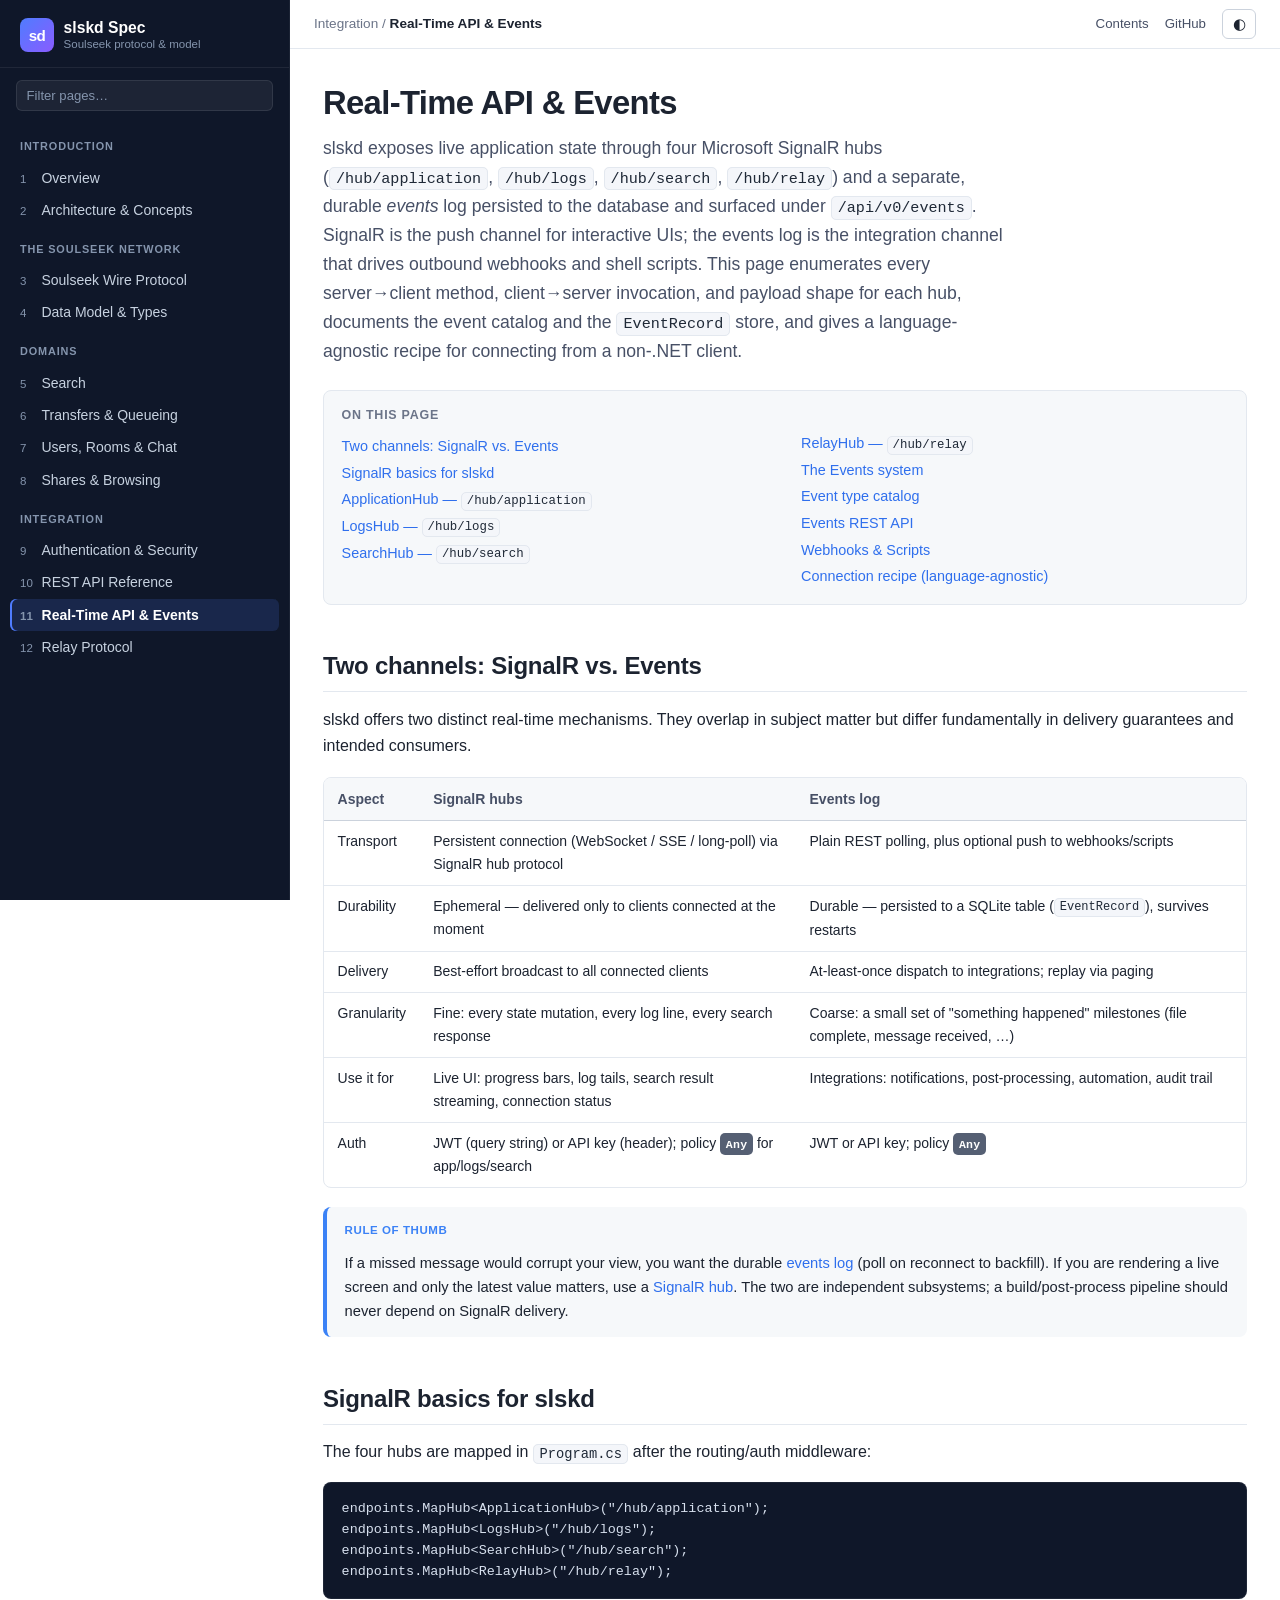
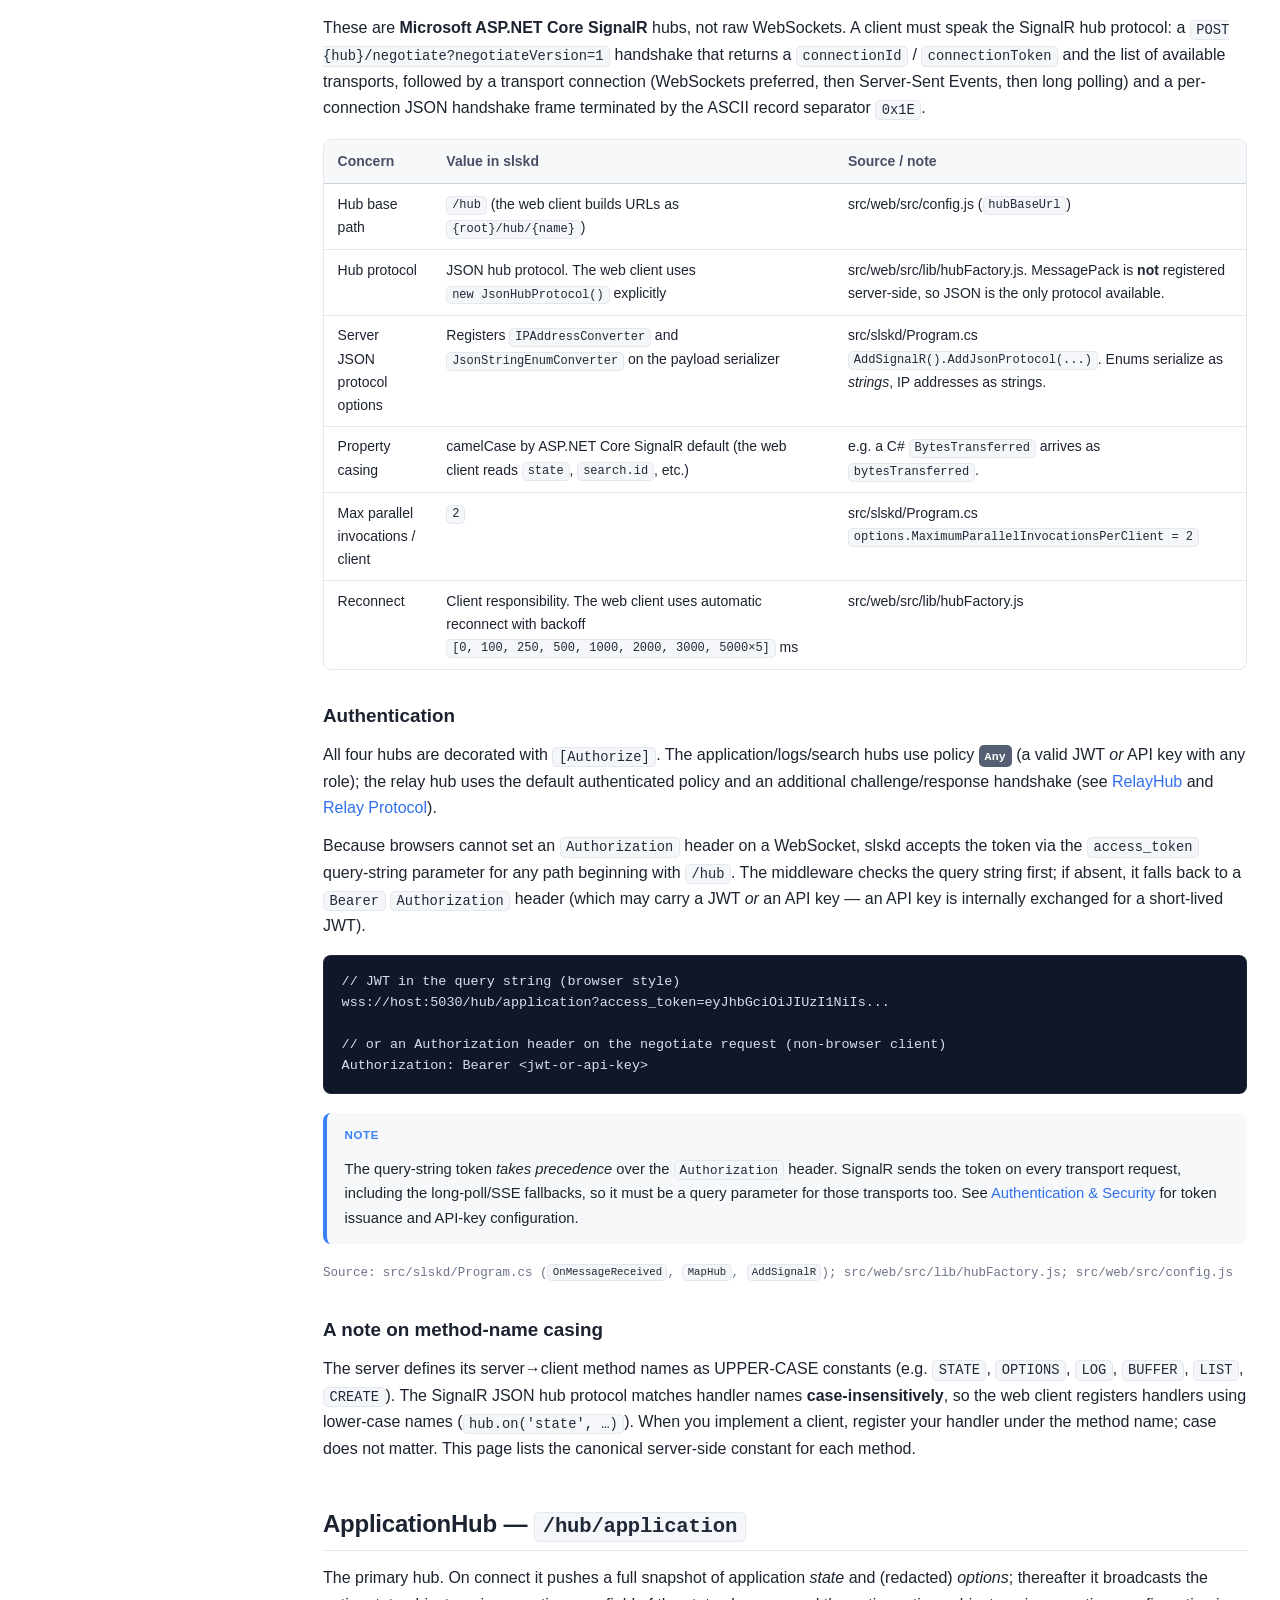
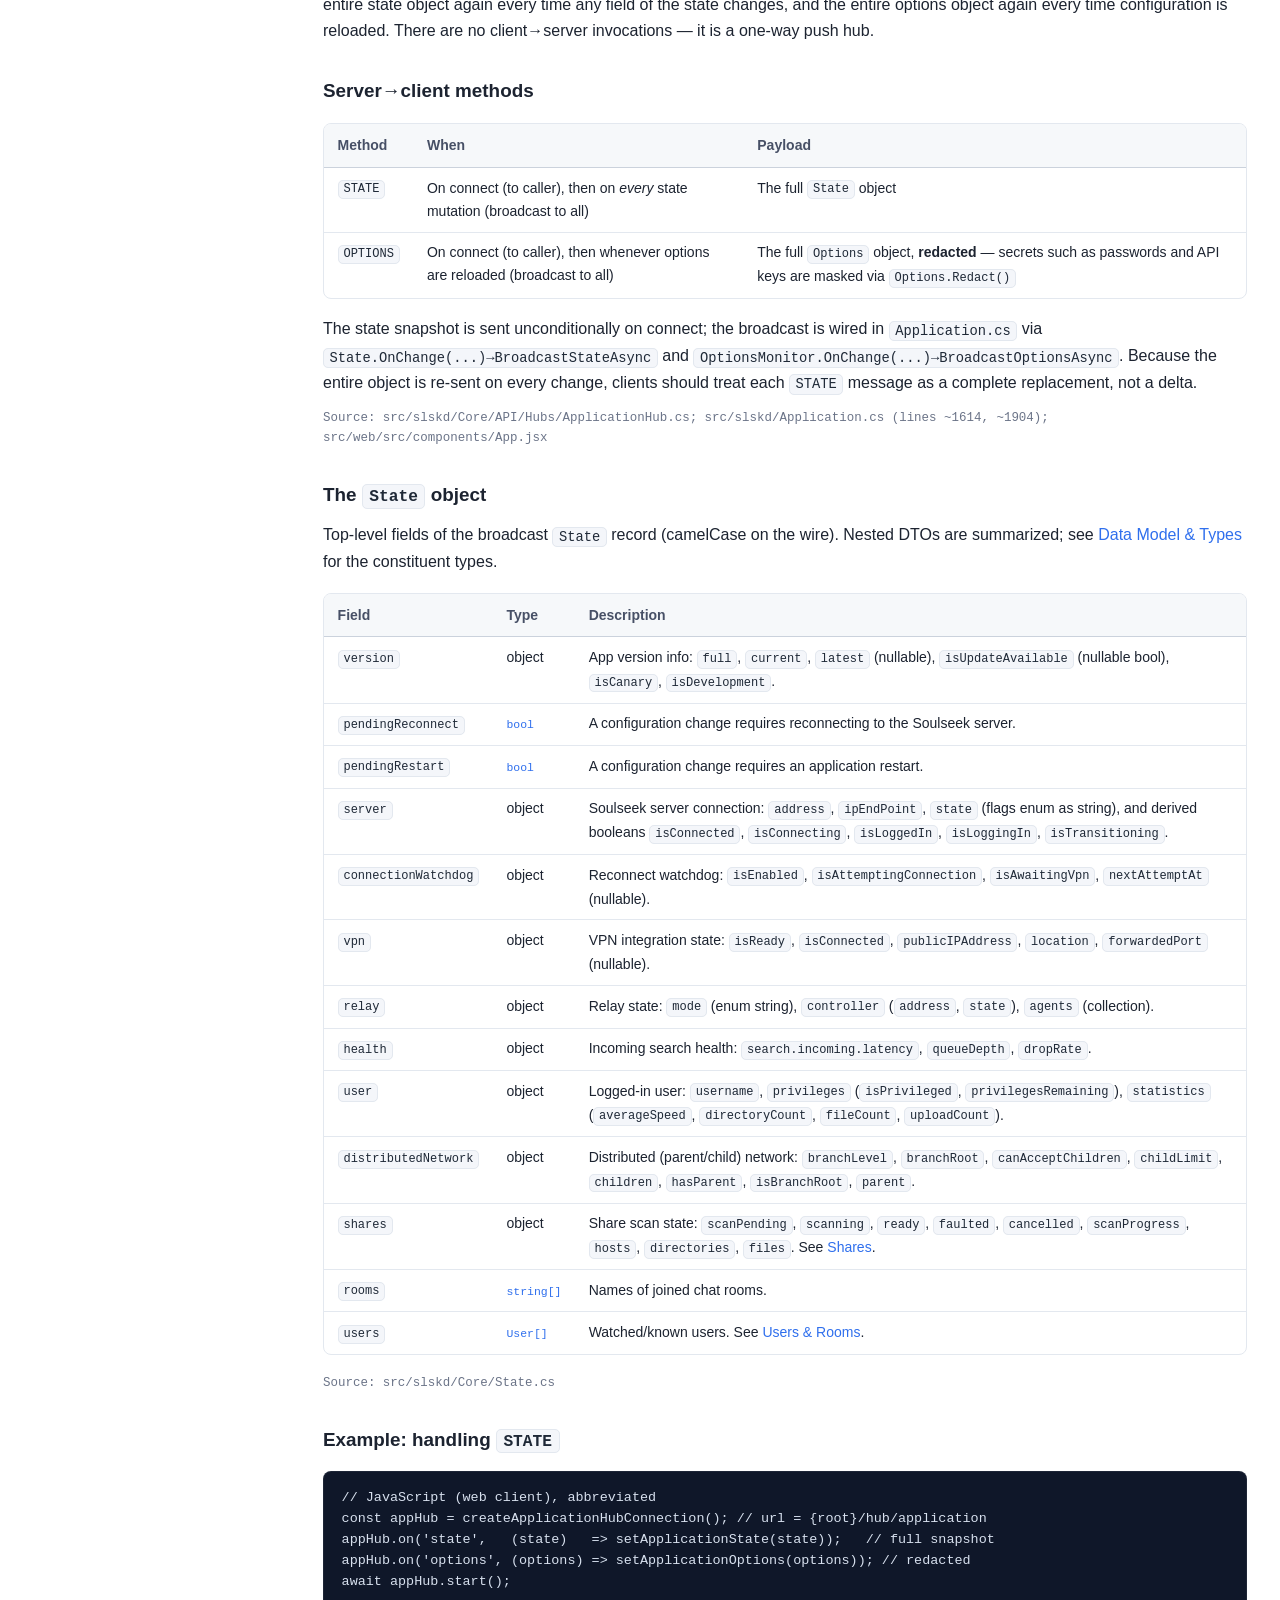
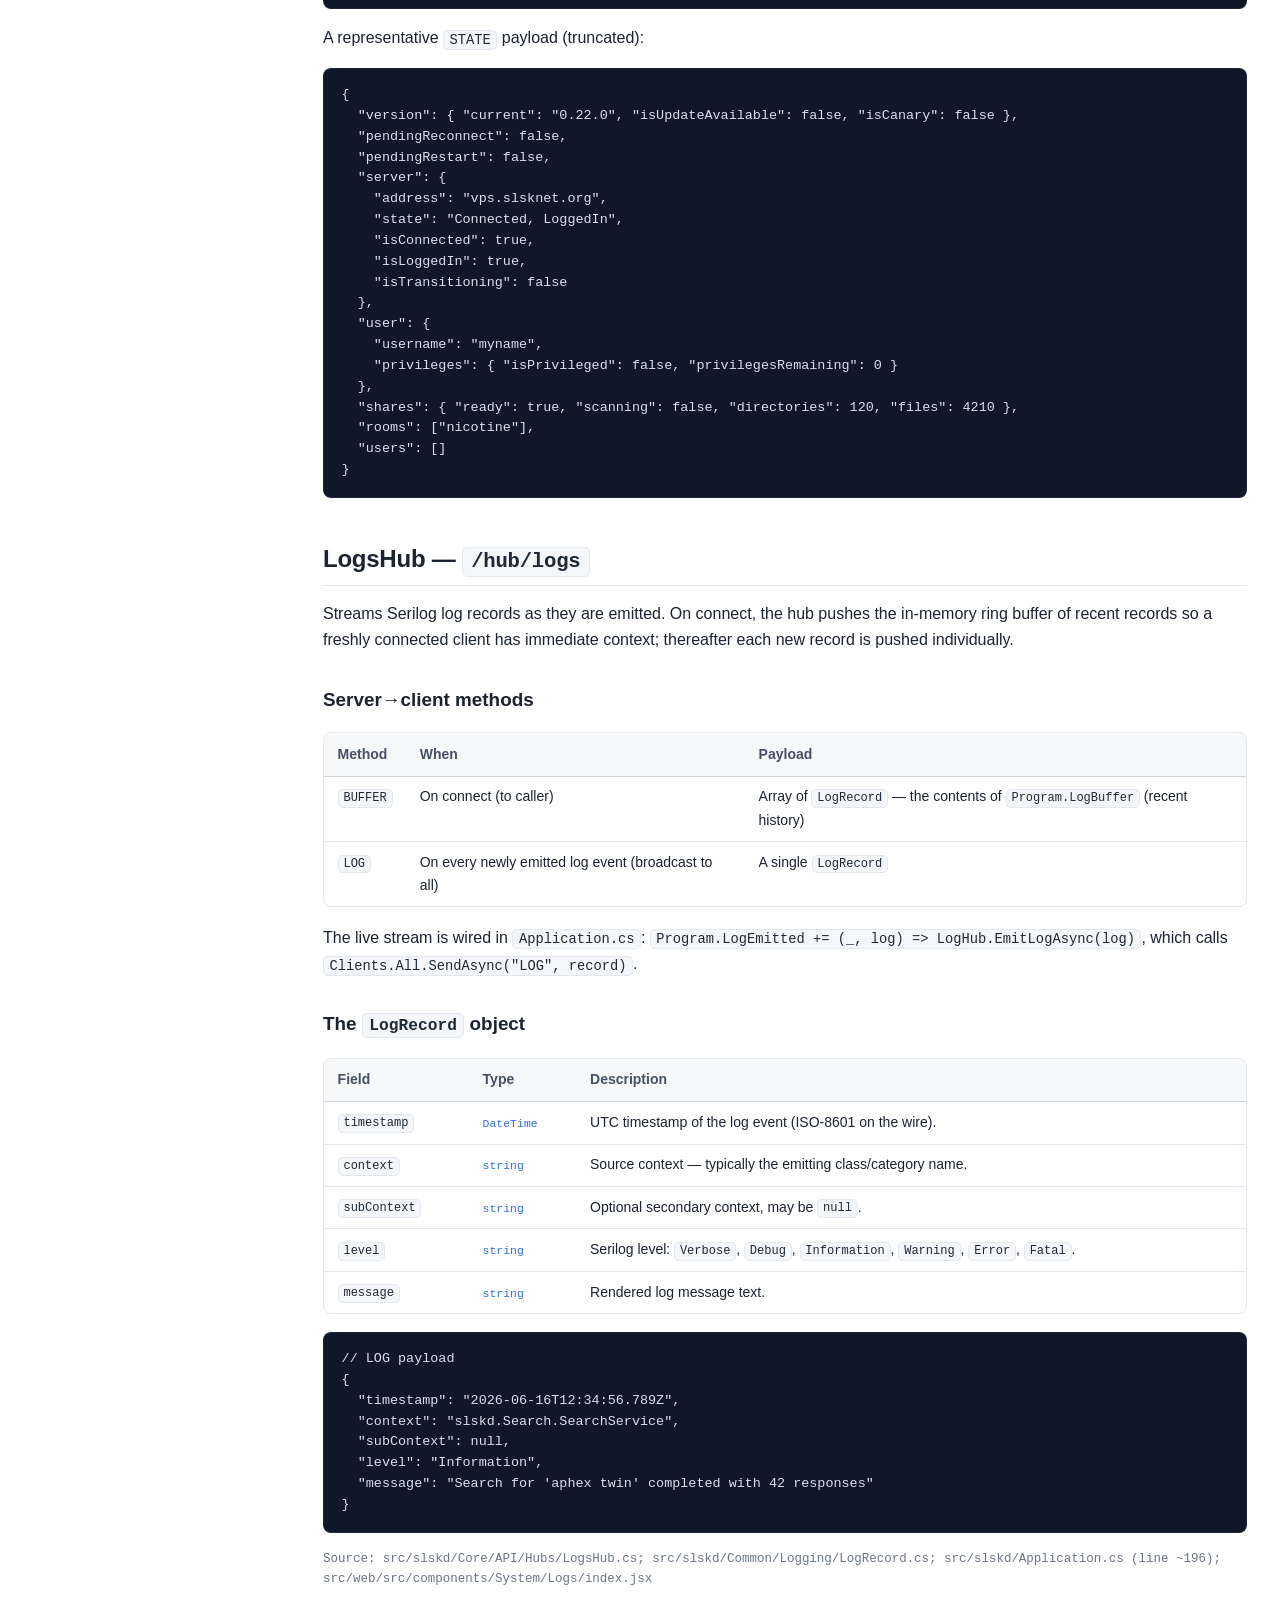
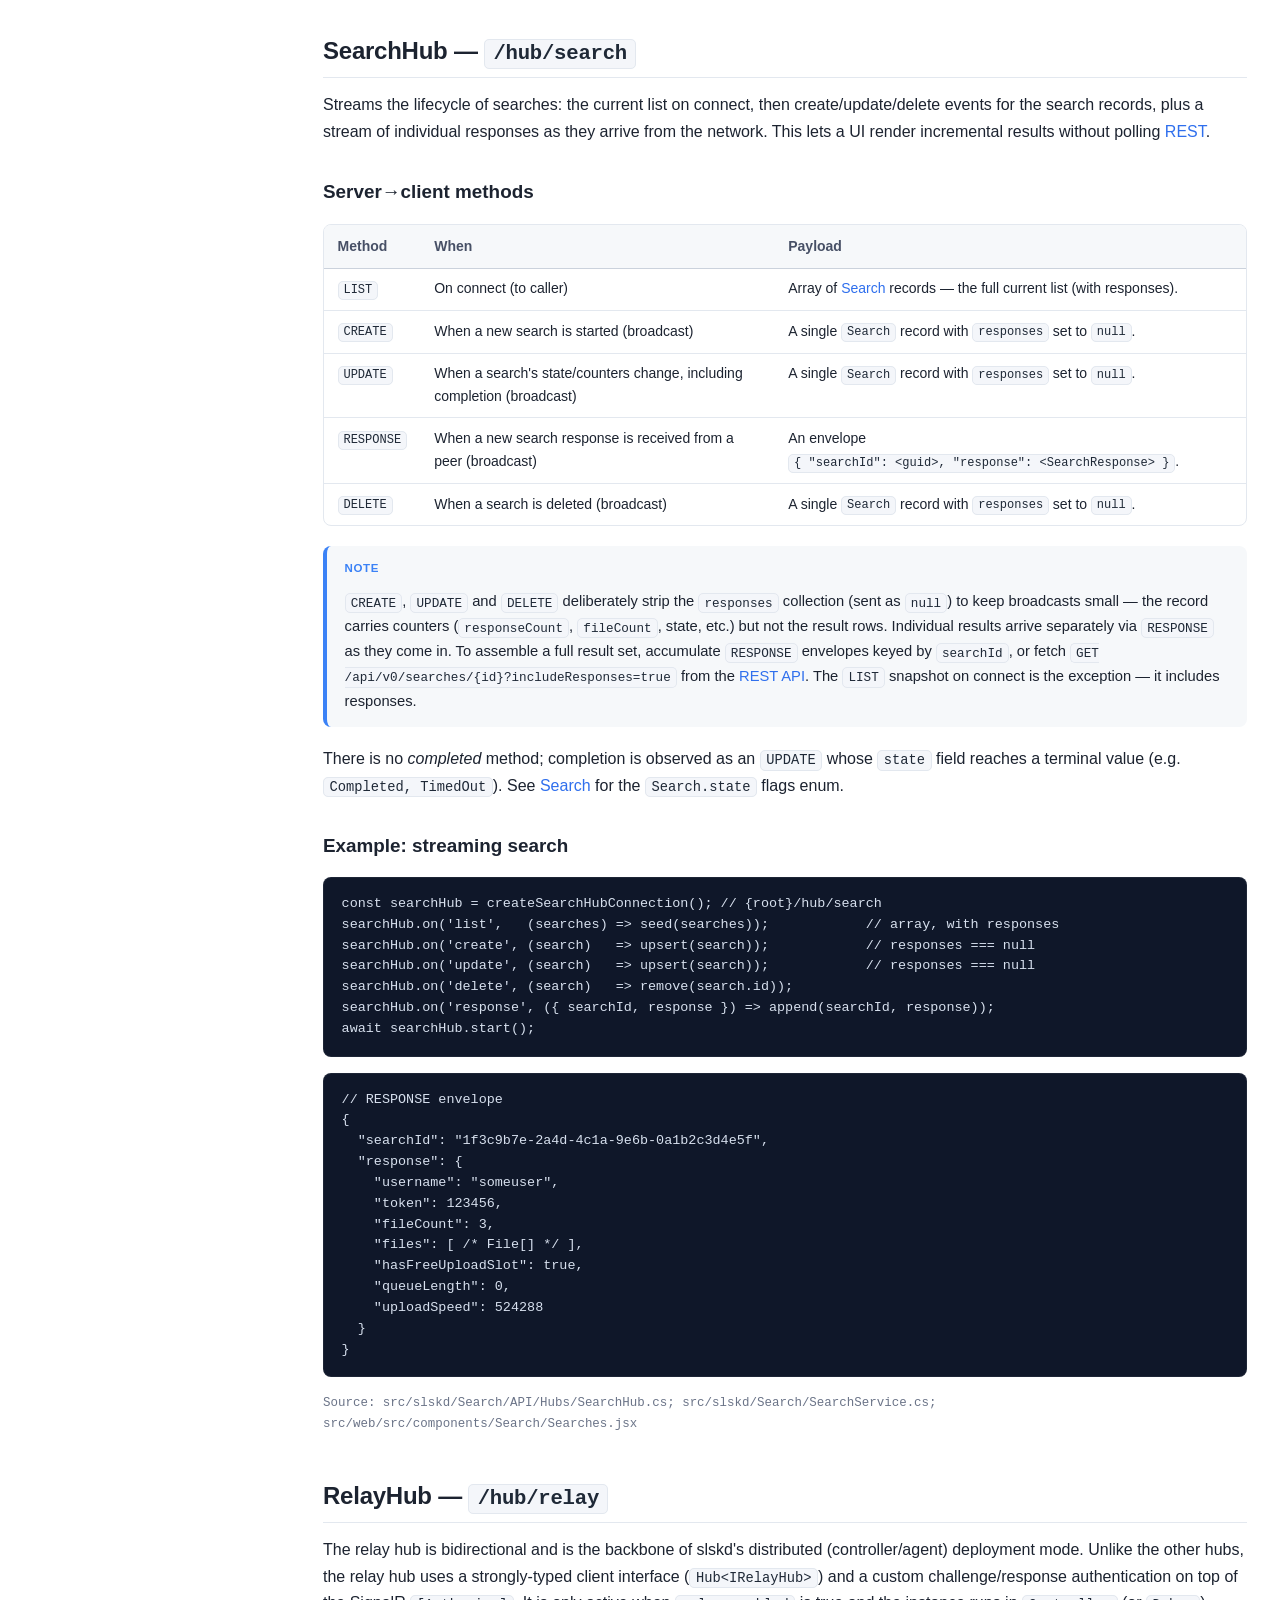
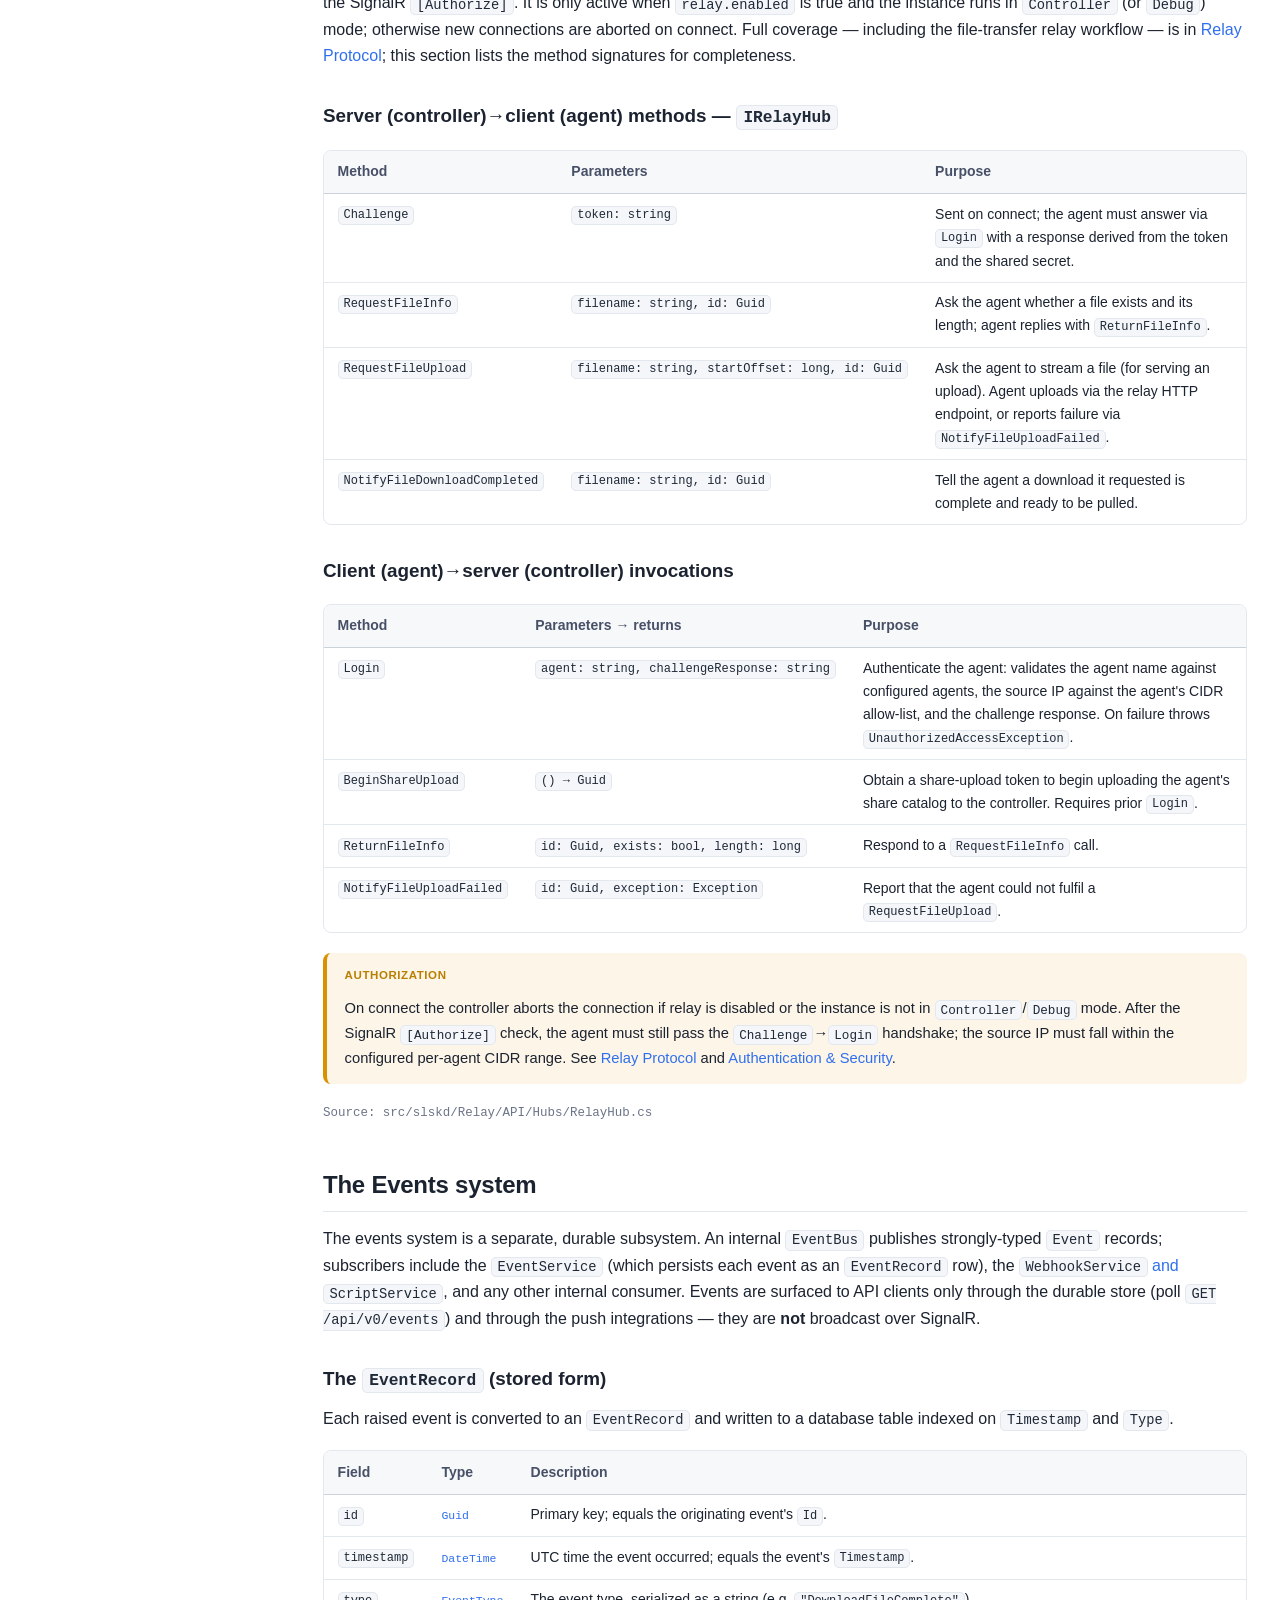
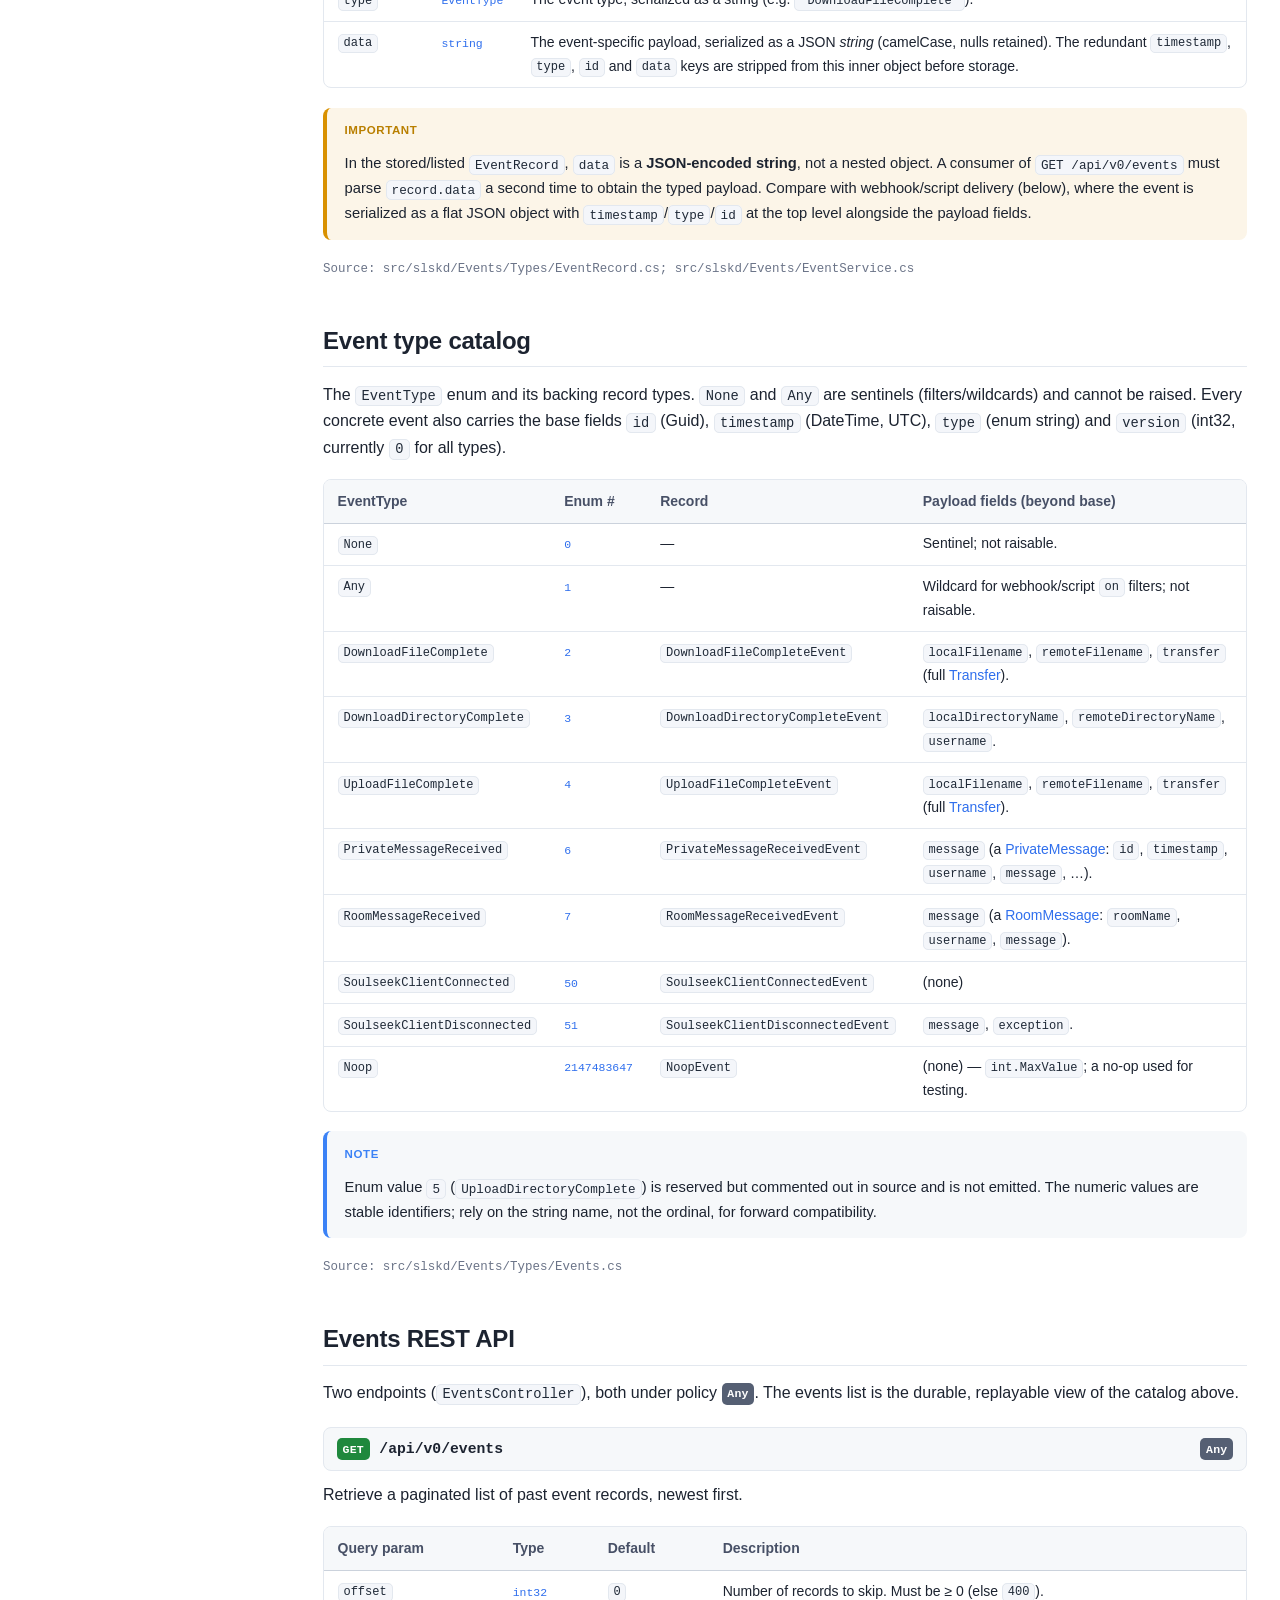
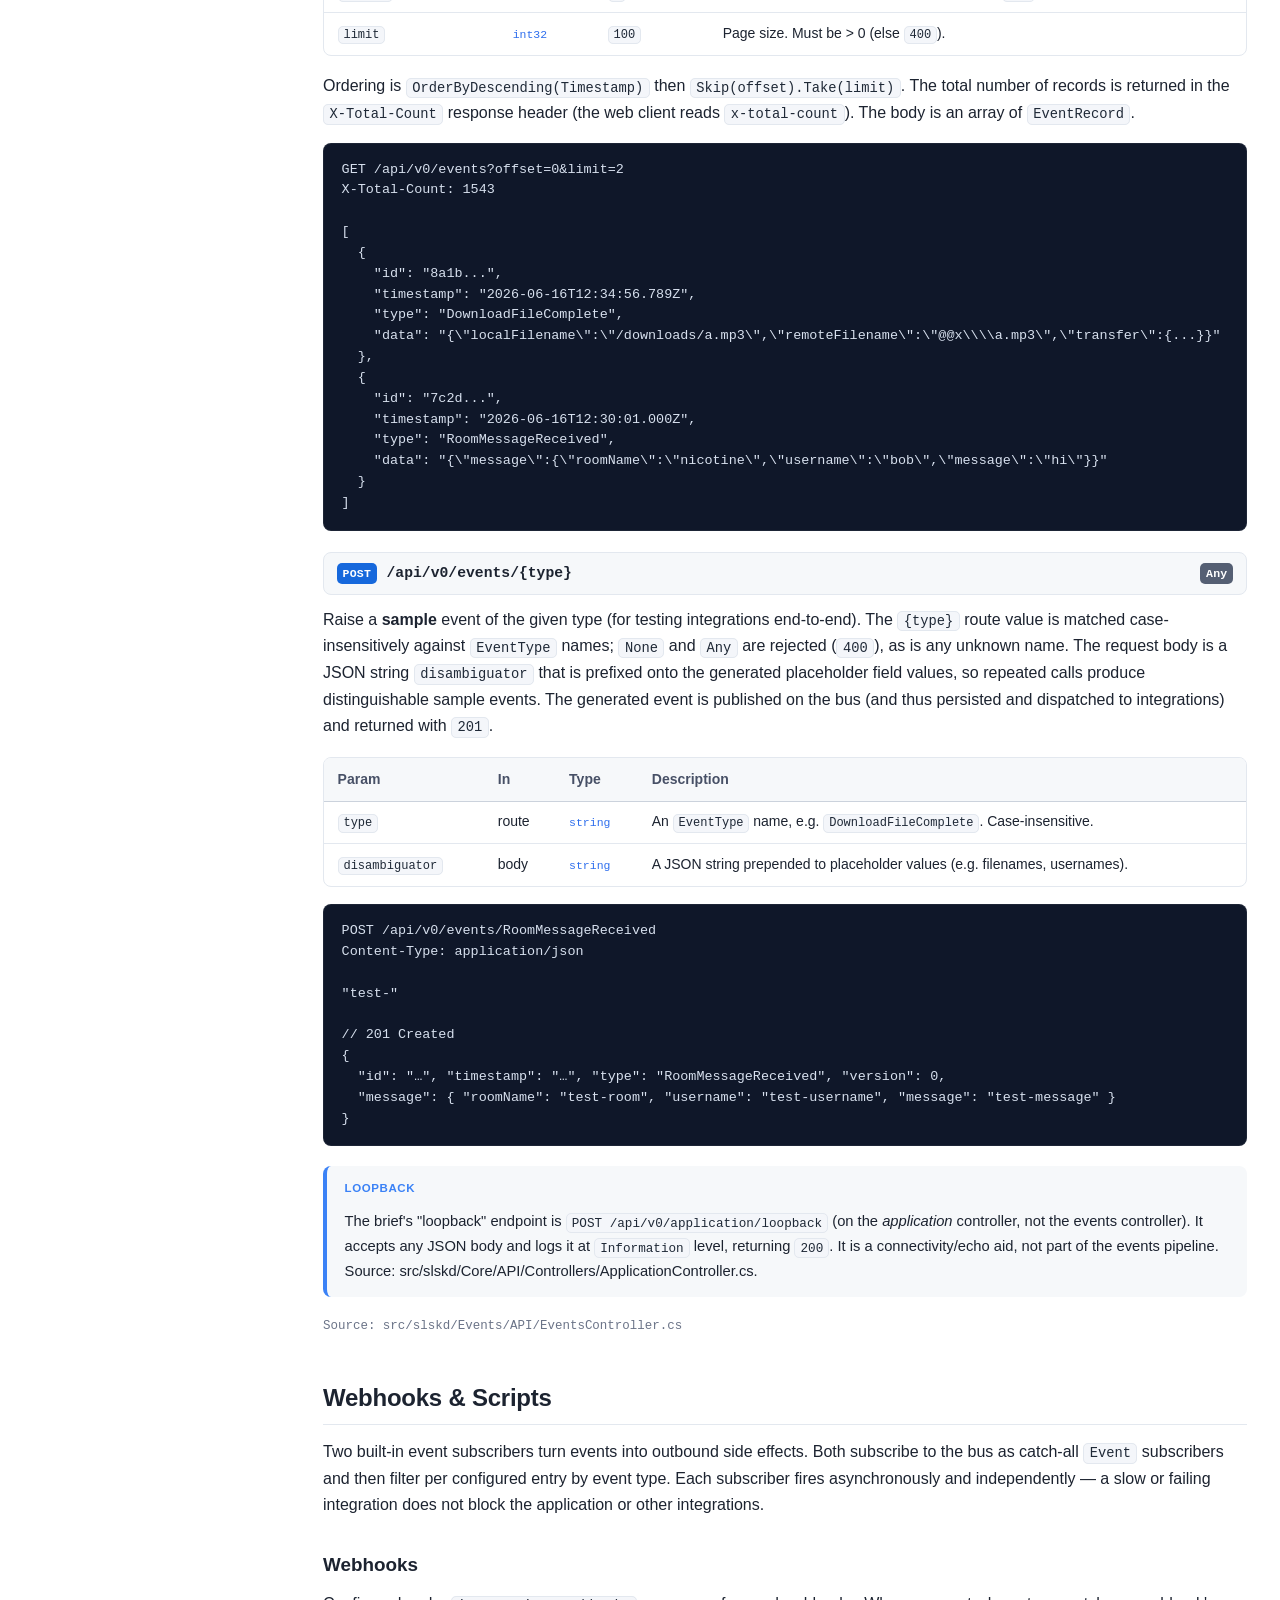
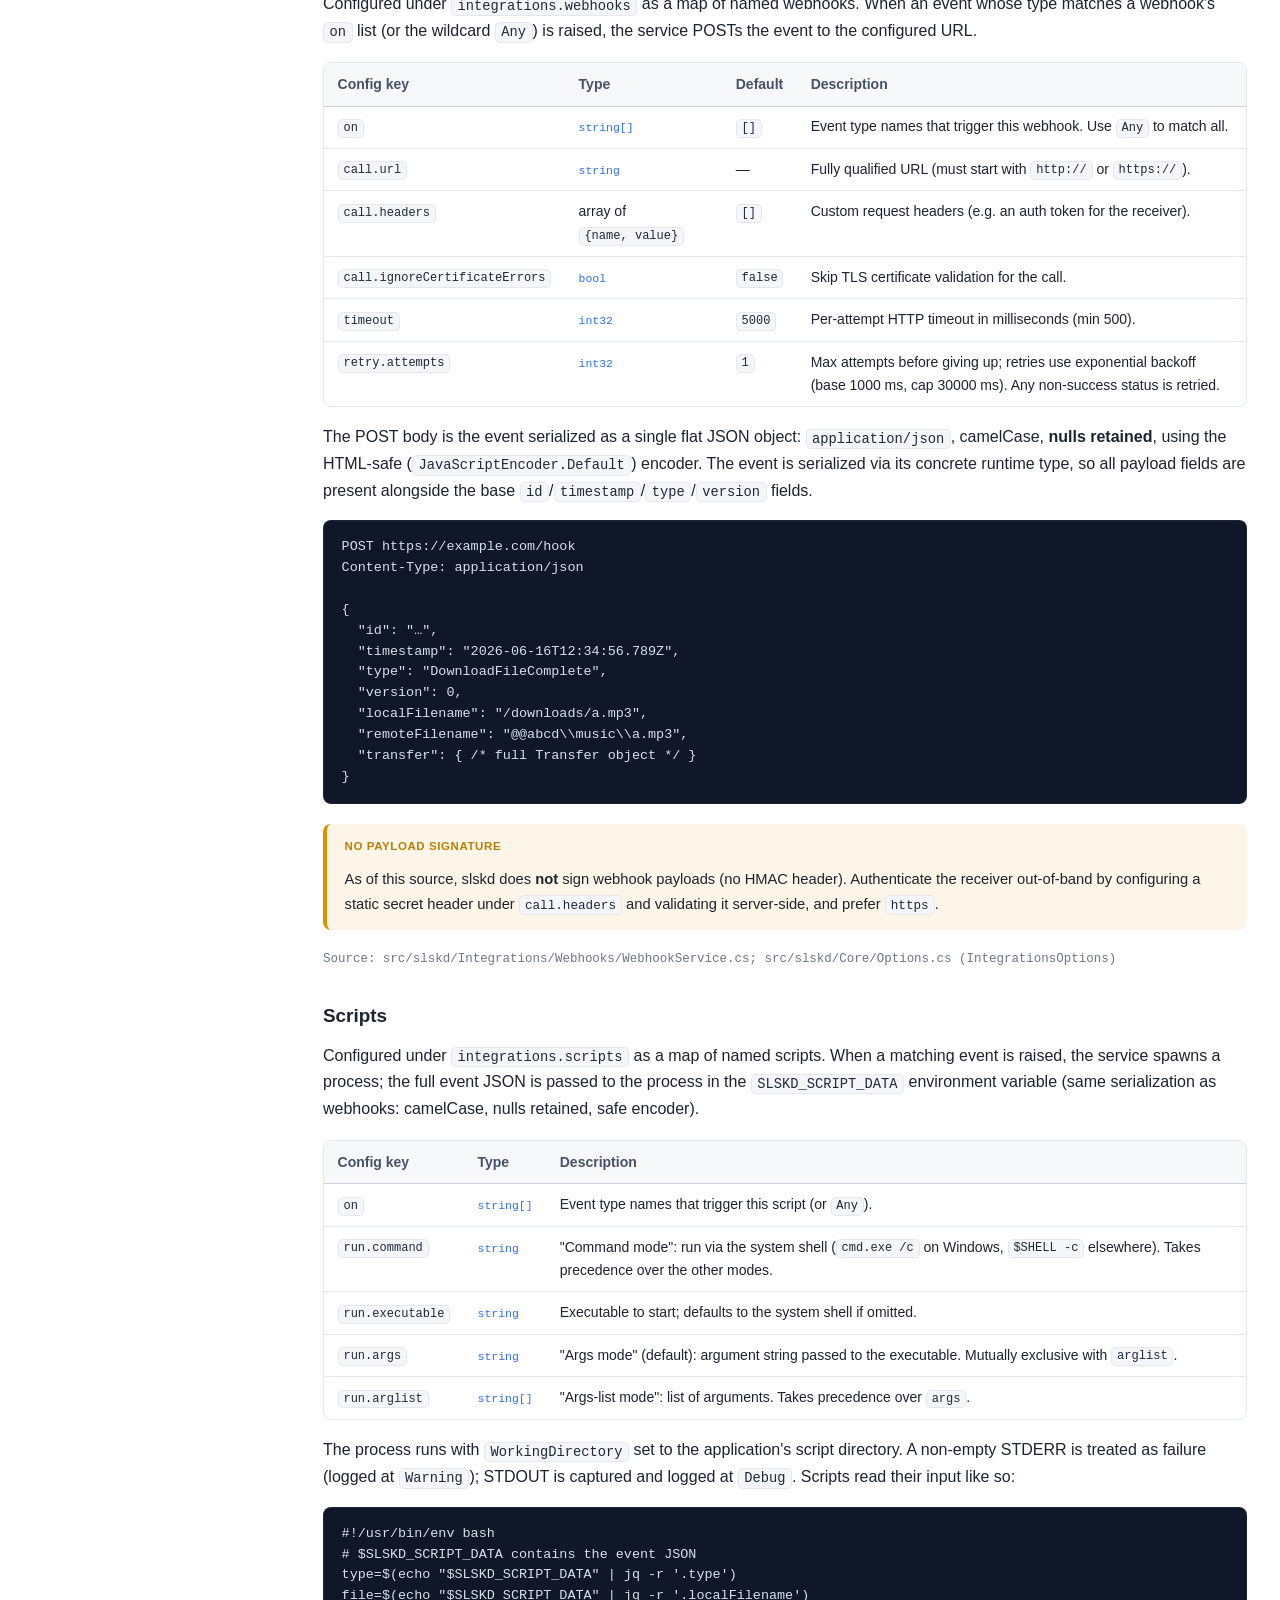
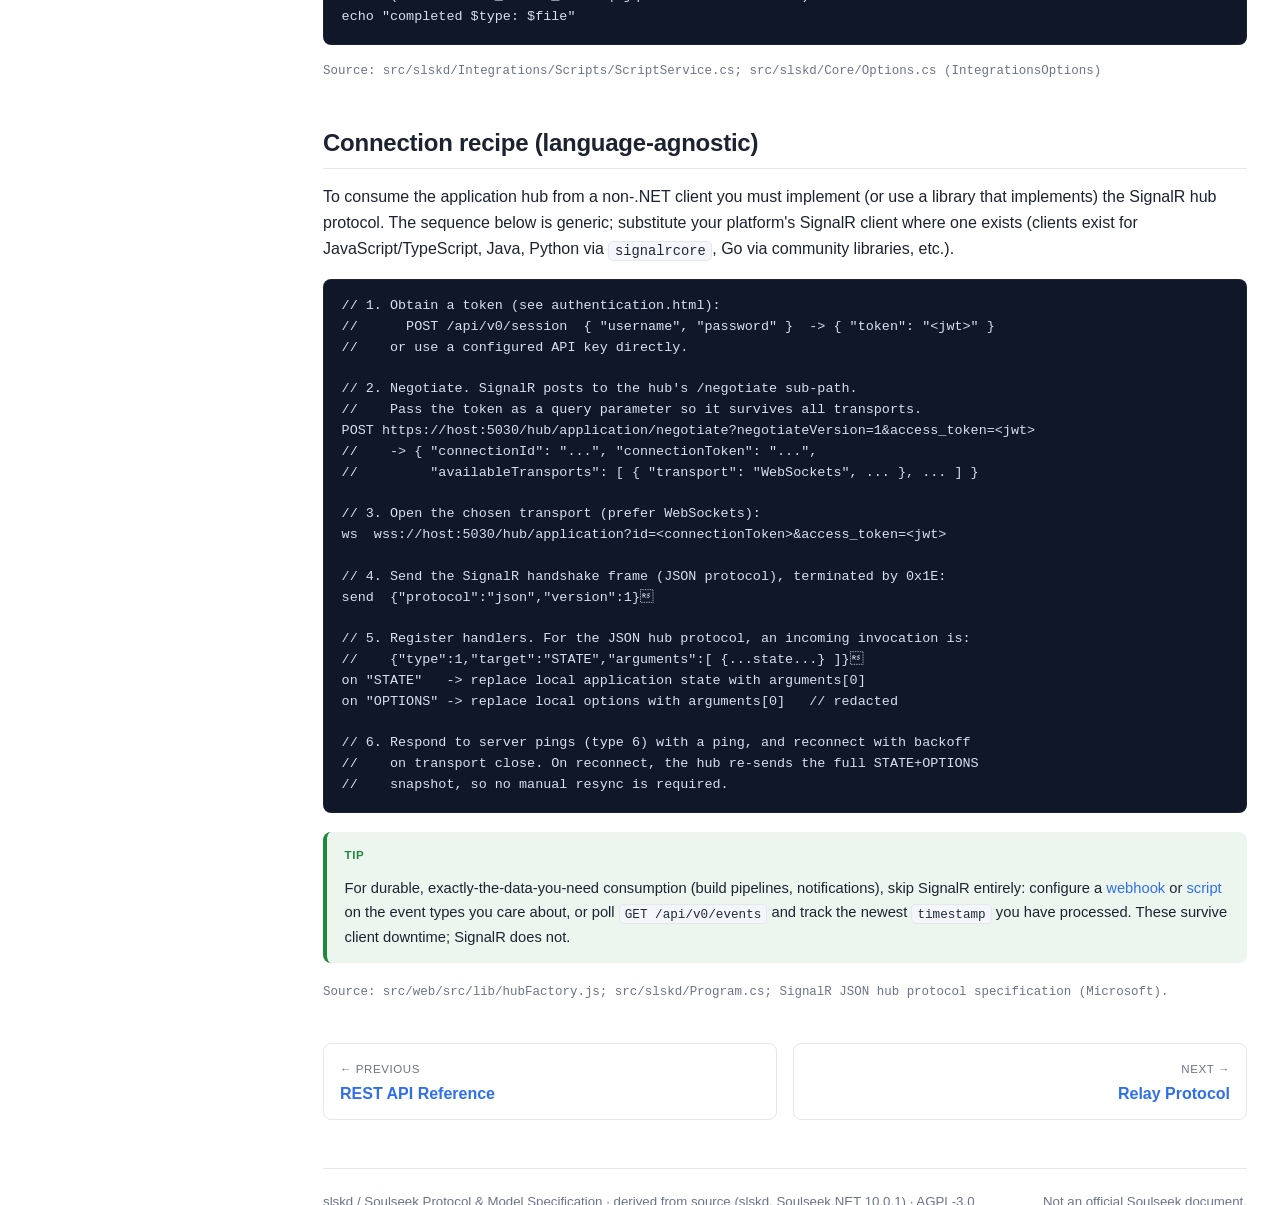
<file: wiki/realtime-api.html>
<!DOCTYPE html>
<html lang="en">
<head>
<meta charset="utf-8">
<meta name="viewport" content="width=device-width, initial-scale=1">
<title>Real-Time API &amp; Events · slskd Protocol &amp; Model Specification</title>
<meta name="description" content="slskd / Soulseek network, protocol and data-model specification — Real-Time API &amp; Events. A language-agnostic reference for building clients, apps and services that interoperate with the Soulseek platform.">
<link rel="stylesheet" href="style.css">
<script>(function(){try{var t=localStorage.getItem('slskd-spec-theme');if(t){document.documentElement.setAttribute('data-theme',t);}else if(window.matchMedia&&matchMedia('(prefers-color-scheme: dark)').matches){document.documentElement.setAttribute('data-theme','dark');}}catch(e){}})();</script>
</head>
<body>
<div class="scrim"></div>
<div class="layout">
<aside class="sidebar">
  <div class="brand">
    <div class="logo">sd</div>
    <div class="brand-text">
      <span class="brand-title">slskd Spec</span>
      <span class="brand-sub">Soulseek protocol &amp; model</span>
    </div>
  </div>
  <div class="nav-filter-wrap"><input class="nav-filter" type="text" placeholder="Filter pages…" aria-label="Filter pages"></div>
  <nav>
  <div class="nav-group-label">Introduction</div>
  <ul>
    <li><a href="index.html"><span class="nav-num">1</span><span>Overview</span></a></li>
    <li><a href="architecture.html"><span class="nav-num">2</span><span>Architecture &amp; Concepts</span></a></li>
  </ul>
  <div class="nav-group-label">The Soulseek Network</div>
  <ul>
    <li><a href="soulseek-protocol.html"><span class="nav-num">3</span><span>Soulseek Wire Protocol</span></a></li>
    <li><a href="data-model.html"><span class="nav-num">4</span><span>Data Model &amp; Types</span></a></li>
  </ul>
  <div class="nav-group-label">Domains</div>
  <ul>
    <li><a href="search.html"><span class="nav-num">5</span><span>Search</span></a></li>
    <li><a href="transfers.html"><span class="nav-num">6</span><span>Transfers &amp; Queueing</span></a></li>
    <li><a href="users-rooms.html"><span class="nav-num">7</span><span>Users, Rooms &amp; Chat</span></a></li>
    <li><a href="shares.html"><span class="nav-num">8</span><span>Shares &amp; Browsing</span></a></li>
  </ul>
  <div class="nav-group-label">Integration</div>
  <ul>
    <li><a href="authentication.html"><span class="nav-num">9</span><span>Authentication &amp; Security</span></a></li>
    <li><a href="rest-api.html"><span class="nav-num">10</span><span>REST API Reference</span></a></li>
    <li class="active"><a href="realtime-api.html" aria-current="page"><span class="nav-num">11</span><span>Real-Time API &amp; Events</span></a></li>
    <li><a href="relay.html"><span class="nav-num">12</span><span>Relay Protocol</span></a></li>
  </ul>
</nav>
</aside>
<div class="main-col">
  <header class="topbar">
    <button class="menu-btn" aria-label="Toggle navigation">&#9776;</button>
    <span class="crumb">Integration / <b>Real-Time API &amp; Events</b></span>
    <span class="spacer"></span>
    <a class="tb-link" href="index.html#sitemap">Contents</a>
    <a class="tb-link" href="https://github.com/slskd/slskd" target="_blank" rel="noopener">GitHub</a>
    <button class="theme-toggle" aria-label="Toggle dark mode" title="Toggle theme">◐</button>
  </header>
  <main class="content">

<h1>Real-Time API &amp; Events</h1>
<p class="page-lede">slskd exposes live application state through four Microsoft SignalR hubs (<code>/hub/application</code>, <code>/hub/logs</code>, <code>/hub/search</code>, <code>/hub/relay</code>) and a separate, durable <em>events</em> log persisted to the database and surfaced under <code>/api/v0/events</code>. SignalR is the push channel for interactive UIs; the events log is the integration channel that drives outbound webhooks and shell scripts. This page enumerates every server&#8594;client method, client&#8594;server invocation, and payload shape for each hub, documents the event catalog and the <code>EventRecord</code> store, and gives a language-agnostic recipe for connecting from a non-.NET client.</p>

<nav class="toc">
  <div class="toc-title">On this page</div>
  <ul>
    <li><a href="#two-channels">Two channels: SignalR vs. Events</a></li>
    <li><a href="#signalr-basics">SignalR basics for slskd</a></li>
    <li><a href="#hub-app">ApplicationHub — <code>/hub/application</code></a></li>
    <li><a href="#hub-logs">LogsHub — <code>/hub/logs</code></a></li>
    <li><a href="#hub-search">SearchHub — <code>/hub/search</code></a></li>
    <li><a href="#hub-relay">RelayHub — <code>/hub/relay</code></a></li>
    <li><a href="#events-system">The Events system</a></li>
    <li><a href="#event-catalog">Event type catalog</a></li>
    <li><a href="#events-api">Events REST API</a></li>
    <li><a href="#integrations">Webhooks &amp; Scripts</a></li>
    <li><a href="#recipe">Connection recipe (language-agnostic)</a></li>
  </ul>
</nav>

<h2 id="two-channels">Two channels: SignalR vs. Events</h2>
<p>slskd offers two distinct real-time mechanisms. They overlap in subject matter but differ fundamentally in delivery guarantees and intended consumers.</p>
<div class="table-wrap">
<table>
<thead><tr><th>Aspect</th><th>SignalR hubs</th><th>Events log</th></tr></thead>
<tbody>
<tr><td>Transport</td><td>Persistent connection (WebSocket / SSE / long-poll) via SignalR hub protocol</td><td>Plain REST polling, plus optional push to webhooks/scripts</td></tr>
<tr><td>Durability</td><td>Ephemeral — delivered only to clients connected at the moment</td><td>Durable — persisted to a SQLite table (<code>EventRecord</code>), survives restarts</td></tr>
<tr><td>Delivery</td><td>Best-effort broadcast to all connected clients</td><td>At-least-once dispatch to integrations; replay via paging</td></tr>
<tr><td>Granularity</td><td>Fine: every state mutation, every log line, every search response</td><td>Coarse: a small set of "something happened" milestones (file complete, message received, …)</td></tr>
<tr><td>Use it for</td><td>Live UI: progress bars, log tails, search result streaming, connection status</td><td>Integrations: notifications, post-processing, automation, audit trail</td></tr>
<tr><td>Auth</td><td>JWT (query string) or API key (header); policy <span class="badge role any">Any</span> for app/logs/search</td><td>JWT or API key; policy <span class="badge role any">Any</span></td></tr>
</tbody>
</table>
</div>
<div class="note callout"><span class="label">Rule of thumb</span><p>If a missed message would corrupt your view, you want the durable <a href="#events-system">events log</a> (poll on reconnect to backfill). If you are rendering a live screen and only the latest value matters, use a <a href="#signalr-basics">SignalR hub</a>. The two are independent subsystems; a build/post-process pipeline should never depend on SignalR delivery.</p></div>

<h2 id="signalr-basics">SignalR basics for slskd</h2>
<p>The four hubs are mapped in <code>Program.cs</code> after the routing/auth middleware:</p>
<pre><code>endpoints.MapHub&lt;ApplicationHub&gt;("/hub/application");
endpoints.MapHub&lt;LogsHub&gt;("/hub/logs");
endpoints.MapHub&lt;SearchHub&gt;("/hub/search");
endpoints.MapHub&lt;RelayHub&gt;("/hub/relay");</code></pre>
<p>These are <strong>Microsoft ASP.NET Core SignalR</strong> hubs, not raw WebSockets. A client must speak the SignalR hub protocol: a <code>POST {hub}/negotiate?negotiateVersion=1</code> handshake that returns a <code>connectionId</code> / <code>connectionToken</code> and the list of available transports, followed by a transport connection (WebSockets preferred, then Server-Sent Events, then long polling) and a per-connection JSON handshake frame terminated by the ASCII record separator <code>0x1E</code>.</p>

<div class="table-wrap">
<table>
<thead><tr><th>Concern</th><th>Value in slskd</th><th>Source / note</th></tr></thead>
<tbody>
<tr><td>Hub base path</td><td><code>/hub</code> (the web client builds URLs as <code>{root}/hub/{name}</code>)</td><td>src/web/src/config.js (<code>hubBaseUrl</code>)</td></tr>
<tr><td>Hub protocol</td><td>JSON hub protocol. The web client uses <code>new JsonHubProtocol()</code> explicitly</td><td>src/web/src/lib/hubFactory.js. MessagePack is <strong>not</strong> registered server-side, so JSON is the only protocol available.</td></tr>
<tr><td>Server JSON protocol options</td><td>Registers <code>IPAddressConverter</code> and <code>JsonStringEnumConverter</code> on the payload serializer</td><td>src/slskd/Program.cs <code>AddSignalR().AddJsonProtocol(...)</code>. Enums serialize as <em>strings</em>, IP addresses as strings.</td></tr>
<tr><td>Property casing</td><td>camelCase by ASP.NET Core SignalR default (the web client reads <code>state</code>, <code>search.id</code>, etc.)</td><td>e.g. a C# <code>BytesTransferred</code> arrives as <code>bytesTransferred</code>.</td></tr>
<tr><td>Max parallel invocations / client</td><td><code>2</code></td><td>src/slskd/Program.cs <code>options.MaximumParallelInvocationsPerClient = 2</code></td></tr>
<tr><td>Reconnect</td><td>Client responsibility. The web client uses automatic reconnect with backoff <code>[0, 100, 250, 500, 1000, 2000, 3000, 5000&#215;5]</code> ms</td><td>src/web/src/lib/hubFactory.js</td></tr>
</tbody>
</table>
</div>

<h3 id="signalr-auth">Authentication</h3>
<p>All four hubs are decorated with <code>[Authorize]</code>. The application/logs/search hubs use policy <span class="badge role any">Any</span> (a valid JWT <em>or</em> API key with any role); the relay hub uses the default authenticated policy and an additional challenge/response handshake (see <a href="#hub-relay">RelayHub</a> and <a href="relay.html">Relay Protocol</a>).</p>
<p>Because browsers cannot set an <code>Authorization</code> header on a WebSocket, slskd accepts the token via the <code>access_token</code> query-string parameter for any path beginning with <code>/hub</code>. The middleware checks the query string first; if absent, it falls back to a <code>Bearer</code> <code>Authorization</code> header (which may carry a JWT <em>or</em> an API key — an API key is internally exchanged for a short-lived JWT).</p>
<pre><code>// JWT in the query string (browser style)
wss://host:5030/hub/application?access_token=eyJhbGciOiJIUzI1NiIs...

// or an Authorization header on the negotiate request (non-browser client)
Authorization: Bearer &lt;jwt-or-api-key&gt;</code></pre>
<div class="note callout"><span class="label">Note</span><p>The query-string token <em>takes precedence</em> over the <code>Authorization</code> header. SignalR sends the token on every transport request, including the long-poll/SSE fallbacks, so it must be a query parameter for those transports too. See <a href="authentication.html">Authentication &amp; Security</a> for token issuance and API-key configuration.</p></div>
<p class="src-ref">Source: src/slskd/Program.cs (<code>OnMessageReceived</code>, <code>MapHub</code>, <code>AddSignalR</code>); src/web/src/lib/hubFactory.js; src/web/src/config.js</p>

<h3 id="signalr-naming">A note on method-name casing</h3>
<p>The server defines its server&#8594;client method names as UPPER-CASE constants (e.g. <code>STATE</code>, <code>OPTIONS</code>, <code>LOG</code>, <code>BUFFER</code>, <code>LIST</code>, <code>CREATE</code>). The SignalR JSON hub protocol matches handler names <strong>case-insensitively</strong>, so the web client registers handlers using lower-case names (<code>hub.on('state', …)</code>). When you implement a client, register your handler under the method name; case does not matter. This page lists the canonical server-side constant for each method.</p>

<h2 id="hub-app">ApplicationHub — <code>/hub/application</code></h2>
<p>The primary hub. On connect it pushes a full snapshot of application <em>state</em> and (redacted) <em>options</em>; thereafter it broadcasts the entire state object again every time any field of the state changes, and the entire options object again every time configuration is reloaded. There are no client&#8594;server invocations — it is a one-way push hub.</p>

<h3 id="app-s2c">Server&#8594;client methods</h3>
<div class="table-wrap">
<table>
<thead><tr><th>Method</th><th>When</th><th>Payload</th></tr></thead>
<tbody>
<tr><td><code>STATE</code></td><td>On connect (to caller), then on <em>every</em> state mutation (broadcast to all)</td><td>The full <a href="#app-state-shape"><code>State</code></a> object</td></tr>
<tr><td><code>OPTIONS</code></td><td>On connect (to caller), then whenever options are reloaded (broadcast to all)</td><td>The full <code>Options</code> object, <strong>redacted</strong> — secrets such as passwords and API keys are masked via <code>Options.Redact()</code></td></tr>
</tbody>
</table>
</div>
<p>The state snapshot is sent unconditionally on connect; the broadcast is wired in <code>Application.cs</code> via <code>State.OnChange(...)&#8594;BroadcastStateAsync</code> and <code>OptionsMonitor.OnChange(...)&#8594;BroadcastOptionsAsync</code>. Because the entire object is re-sent on every change, clients should treat each <code>STATE</code> message as a complete replacement, not a delta.</p>
<p class="src-ref">Source: src/slskd/Core/API/Hubs/ApplicationHub.cs; src/slskd/Application.cs (lines ~1614, ~1904); src/web/src/components/App.jsx</p>

<h3 id="app-state-shape">The <code>State</code> object</h3>
<p>Top-level fields of the broadcast <code>State</code> record (camelCase on the wire). Nested DTOs are summarized; see <a href="data-model.html">Data Model &amp; Types</a> for the constituent types.</p>
<div class="table-wrap">
<table>
<thead><tr><th>Field</th><th>Type</th><th>Description</th></tr></thead>
<tbody>
<tr><td><code>version</code></td><td>object</td><td>App version info: <code>full</code>, <code>current</code>, <code>latest</code> (nullable), <code>isUpdateAvailable</code> (nullable bool), <code>isCanary</code>, <code>isDevelopment</code>.</td></tr>
<tr><td><code>pendingReconnect</code></td><td><span class="type">bool</span></td><td>A configuration change requires reconnecting to the Soulseek server.</td></tr>
<tr><td><code>pendingRestart</code></td><td><span class="type">bool</span></td><td>A configuration change requires an application restart.</td></tr>
<tr><td><code>server</code></td><td>object</td><td>Soulseek server connection: <code>address</code>, <code>ipEndPoint</code>, <code>state</code> (flags enum as string), and derived booleans <code>isConnected</code>, <code>isConnecting</code>, <code>isLoggedIn</code>, <code>isLoggingIn</code>, <code>isTransitioning</code>.</td></tr>
<tr><td><code>connectionWatchdog</code></td><td>object</td><td>Reconnect watchdog: <code>isEnabled</code>, <code>isAttemptingConnection</code>, <code>isAwaitingVpn</code>, <code>nextAttemptAt</code> (nullable).</td></tr>
<tr><td><code>vpn</code></td><td>object</td><td>VPN integration state: <code>isReady</code>, <code>isConnected</code>, <code>publicIPAddress</code>, <code>location</code>, <code>forwardedPort</code> (nullable).</td></tr>
<tr><td><code>relay</code></td><td>object</td><td>Relay state: <code>mode</code> (enum string), <code>controller</code> (<code>address</code>, <code>state</code>), <code>agents</code> (collection).</td></tr>
<tr><td><code>health</code></td><td>object</td><td>Incoming search health: <code>search.incoming.latency</code>, <code>queueDepth</code>, <code>dropRate</code>.</td></tr>
<tr><td><code>user</code></td><td>object</td><td>Logged-in user: <code>username</code>, <code>privileges</code> (<code>isPrivileged</code>, <code>privilegesRemaining</code>), <code>statistics</code> (<code>averageSpeed</code>, <code>directoryCount</code>, <code>fileCount</code>, <code>uploadCount</code>).</td></tr>
<tr><td><code>distributedNetwork</code></td><td>object</td><td>Distributed (parent/child) network: <code>branchLevel</code>, <code>branchRoot</code>, <code>canAcceptChildren</code>, <code>childLimit</code>, <code>children</code>, <code>hasParent</code>, <code>isBranchRoot</code>, <code>parent</code>.</td></tr>
<tr><td><code>shares</code></td><td>object</td><td>Share scan state: <code>scanPending</code>, <code>scanning</code>, <code>ready</code>, <code>faulted</code>, <code>cancelled</code>, <code>scanProgress</code>, <code>hosts</code>, <code>directories</code>, <code>files</code>. See <a href="shares.html">Shares</a>.</td></tr>
<tr><td><code>rooms</code></td><td><span class="type">string[]</span></td><td>Names of joined chat rooms.</td></tr>
<tr><td><code>users</code></td><td><span class="type">User[]</span></td><td>Watched/known users. See <a href="users-rooms.html">Users &amp; Rooms</a>.</td></tr>
</tbody>
</table>
</div>
<p class="src-ref">Source: src/slskd/Core/State.cs</p>

<h3 id="app-snippet">Example: handling <code>STATE</code></h3>
<pre><code>// JavaScript (web client), abbreviated
const appHub = createApplicationHubConnection(); // url = {root}/hub/application
appHub.on('state',   (state)   =&gt; setApplicationState(state));   // full snapshot
appHub.on('options', (options) =&gt; setApplicationOptions(options)); // redacted
await appHub.start();</code></pre>
<p>A representative <code>STATE</code> payload (truncated):</p>
<pre><code>{
  "version": { "current": "0.22.0", "isUpdateAvailable": false, "isCanary": false },
  "pendingReconnect": false,
  "pendingRestart": false,
  "server": {
    "address": "vps.slsknet.org",
    "state": "Connected, LoggedIn",
    "isConnected": true,
    "isLoggedIn": true,
    "isTransitioning": false
  },
  "user": {
    "username": "myname",
    "privileges": { "isPrivileged": false, "privilegesRemaining": 0 }
  },
  "shares": { "ready": true, "scanning": false, "directories": 120, "files": 4210 },
  "rooms": ["nicotine"],
  "users": []
}</code></pre>

<h2 id="hub-logs">LogsHub — <code>/hub/logs</code></h2>
<p>Streams Serilog log records as they are emitted. On connect, the hub pushes the in-memory ring buffer of recent records so a freshly connected client has immediate context; thereafter each new record is pushed individually.</p>

<h3 id="logs-s2c">Server&#8594;client methods</h3>
<div class="table-wrap">
<table>
<thead><tr><th>Method</th><th>When</th><th>Payload</th></tr></thead>
<tbody>
<tr><td><code>BUFFER</code></td><td>On connect (to caller)</td><td>Array of <a href="#logrecord-shape"><code>LogRecord</code></a> — the contents of <code>Program.LogBuffer</code> (recent history)</td></tr>
<tr><td><code>LOG</code></td><td>On every newly emitted log event (broadcast to all)</td><td>A single <a href="#logrecord-shape"><code>LogRecord</code></a></td></tr>
</tbody>
</table>
</div>
<p>The live stream is wired in <code>Application.cs</code>: <code>Program.LogEmitted += (_, log) =&gt; LogHub.EmitLogAsync(log)</code>, which calls <code>Clients.All.SendAsync("LOG", record)</code>.</p>

<h3 id="logrecord-shape">The <code>LogRecord</code> object</h3>
<div class="table-wrap">
<table>
<thead><tr><th>Field</th><th>Type</th><th>Description</th></tr></thead>
<tbody>
<tr><td><code>timestamp</code></td><td><span class="type">DateTime</span></td><td>UTC timestamp of the log event (ISO-8601 on the wire).</td></tr>
<tr><td><code>context</code></td><td><span class="type">string</span></td><td>Source context — typically the emitting class/category name.</td></tr>
<tr><td><code>subContext</code></td><td><span class="type">string</span></td><td>Optional secondary context, may be <code>null</code>.</td></tr>
<tr><td><code>level</code></td><td><span class="type">string</span></td><td>Serilog level: <code>Verbose</code>, <code>Debug</code>, <code>Information</code>, <code>Warning</code>, <code>Error</code>, <code>Fatal</code>.</td></tr>
<tr><td><code>message</code></td><td><span class="type">string</span></td><td>Rendered log message text.</td></tr>
</tbody>
</table>
</div>
<pre><code>// LOG payload
{
  "timestamp": "2026-06-16T12:34:56.789Z",
  "context": "slskd.Search.SearchService",
  "subContext": null,
  "level": "Information",
  "message": "Search for 'aphex twin' completed with 42 responses"
}</code></pre>
<p class="src-ref">Source: src/slskd/Core/API/Hubs/LogsHub.cs; src/slskd/Common/Logging/LogRecord.cs; src/slskd/Application.cs (line ~196); src/web/src/components/System/Logs/index.jsx</p>

<h2 id="hub-search">SearchHub — <code>/hub/search</code></h2>
<p>Streams the lifecycle of searches: the current list on connect, then create/update/delete events for the search records, plus a stream of individual responses as they arrive from the network. This lets a UI render incremental results without polling <a href="rest-api.html">REST</a>.</p>

<h3 id="search-s2c">Server&#8594;client methods</h3>
<div class="table-wrap">
<table>
<thead><tr><th>Method</th><th>When</th><th>Payload</th></tr></thead>
<tbody>
<tr><td><code>LIST</code></td><td>On connect (to caller)</td><td>Array of <a href="search.html">Search</a> records — the full current list (with responses).</td></tr>
<tr><td><code>CREATE</code></td><td>When a new search is started (broadcast)</td><td>A single <code>Search</code> record with <code>responses</code> set to <code>null</code>.</td></tr>
<tr><td><code>UPDATE</code></td><td>When a search's state/counters change, including completion (broadcast)</td><td>A single <code>Search</code> record with <code>responses</code> set to <code>null</code>.</td></tr>
<tr><td><code>RESPONSE</code></td><td>When a new search response is received from a peer (broadcast)</td><td>An envelope <code>{ "searchId": &lt;guid&gt;, "response": &lt;SearchResponse&gt; }</code>.</td></tr>
<tr><td><code>DELETE</code></td><td>When a search is deleted (broadcast)</td><td>A single <code>Search</code> record with <code>responses</code> set to <code>null</code>.</td></tr>
</tbody>
</table>
</div>
<div class="note callout"><span class="label">Note</span><p><code>CREATE</code>, <code>UPDATE</code> and <code>DELETE</code> deliberately strip the <code>responses</code> collection (sent as <code>null</code>) to keep broadcasts small — the record carries counters (<code>responseCount</code>, <code>fileCount</code>, state, etc.) but not the result rows. Individual results arrive separately via <code>RESPONSE</code> as they come in. To assemble a full result set, accumulate <code>RESPONSE</code> envelopes keyed by <code>searchId</code>, or fetch <code>GET /api/v0/searches/{id}?includeResponses=true</code> from the <a href="rest-api.html">REST API</a>. The <code>LIST</code> snapshot on connect is the exception — it includes responses.</p></div>
<p>There is no <em>completed</em> method; completion is observed as an <code>UPDATE</code> whose <code>state</code> field reaches a terminal value (e.g. <code>Completed, TimedOut</code>). See <a href="search.html">Search</a> for the <code>Search.state</code> flags enum.</p>

<h3 id="search-snippet">Example: streaming search</h3>
<pre><code>const searchHub = createSearchHubConnection(); // {root}/hub/search
searchHub.on('list',   (searches) =&gt; seed(searches));            // array, with responses
searchHub.on('create', (search)   =&gt; upsert(search));            // responses === null
searchHub.on('update', (search)   =&gt; upsert(search));            // responses === null
searchHub.on('delete', (search)   =&gt; remove(search.id));
searchHub.on('response', ({ searchId, response }) =&gt; append(searchId, response));
await searchHub.start();</code></pre>
<pre><code>// RESPONSE envelope
{
  "searchId": "1f3c9b7e-2a4d-4c1a-9e6b-0a1b2c3d4e5f",
  "response": {
    "username": "someuser",
    "token": 123456,
    "fileCount": 3,
    "files": [ /* File[] */ ],
    "hasFreeUploadSlot": true,
    "queueLength": 0,
    "uploadSpeed": 524288
  }
}</code></pre>
<p class="src-ref">Source: src/slskd/Search/API/Hubs/SearchHub.cs; src/slskd/Search/SearchService.cs; src/web/src/components/Search/Searches.jsx</p>

<h2 id="hub-relay">RelayHub — <code>/hub/relay</code></h2>
<p>The relay hub is bidirectional and is the backbone of slskd's distributed (controller/agent) deployment mode. Unlike the other hubs, the relay hub uses a strongly-typed client interface (<code>Hub&lt;IRelayHub&gt;</code>) and a custom challenge/response authentication on top of the SignalR <code>[Authorize]</code>. It is only active when <code>relay.enabled</code> is true and the instance runs in <code>Controller</code> (or <code>Debug</code>) mode; otherwise new connections are aborted on connect. Full coverage — including the file-transfer relay workflow — is in <a href="relay.html">Relay Protocol</a>; this section lists the method signatures for completeness.</p>

<h3 id="relay-s2c">Server (controller)&#8594;client (agent) methods — <code>IRelayHub</code></h3>
<div class="table-wrap">
<table>
<thead><tr><th>Method</th><th>Parameters</th><th>Purpose</th></tr></thead>
<tbody>
<tr><td><code>Challenge</code></td><td><code>token: string</code></td><td>Sent on connect; the agent must answer via <code>Login</code> with a response derived from the token and the shared secret.</td></tr>
<tr><td><code>RequestFileInfo</code></td><td><code>filename: string, id: Guid</code></td><td>Ask the agent whether a file exists and its length; agent replies with <code>ReturnFileInfo</code>.</td></tr>
<tr><td><code>RequestFileUpload</code></td><td><code>filename: string, startOffset: long, id: Guid</code></td><td>Ask the agent to stream a file (for serving an upload). Agent uploads via the relay HTTP endpoint, or reports failure via <code>NotifyFileUploadFailed</code>.</td></tr>
<tr><td><code>NotifyFileDownloadCompleted</code></td><td><code>filename: string, id: Guid</code></td><td>Tell the agent a download it requested is complete and ready to be pulled.</td></tr>
</tbody>
</table>
</div>

<h3 id="relay-c2s">Client (agent)&#8594;server (controller) invocations</h3>
<div class="table-wrap">
<table>
<thead><tr><th>Method</th><th>Parameters &#8594; returns</th><th>Purpose</th></tr></thead>
<tbody>
<tr><td><code>Login</code></td><td><code>agent: string, challengeResponse: string</code></td><td>Authenticate the agent: validates the agent name against configured agents, the source IP against the agent's CIDR allow-list, and the challenge response. On failure throws <code>UnauthorizedAccessException</code>.</td></tr>
<tr><td><code>BeginShareUpload</code></td><td><code>() &#8594; Guid</code></td><td>Obtain a share-upload token to begin uploading the agent's share catalog to the controller. Requires prior <code>Login</code>.</td></tr>
<tr><td><code>ReturnFileInfo</code></td><td><code>id: Guid, exists: bool, length: long</code></td><td>Respond to a <code>RequestFileInfo</code> call.</td></tr>
<tr><td><code>NotifyFileUploadFailed</code></td><td><code>id: Guid, exception: Exception</code></td><td>Report that the agent could not fulfil a <code>RequestFileUpload</code>.</td></tr>
</tbody>
</table>
</div>
<div class="warn callout"><span class="label">Authorization</span><p>On connect the controller aborts the connection if relay is disabled or the instance is not in <code>Controller</code>/<code>Debug</code> mode. After the SignalR <code>[Authorize]</code> check, the agent must still pass the <code>Challenge</code>&#8594;<code>Login</code> handshake; the source IP must fall within the configured per-agent CIDR range. See <a href="relay.html">Relay Protocol</a> and <a href="authentication.html">Authentication &amp; Security</a>.</p></div>
<p class="src-ref">Source: src/slskd/Relay/API/Hubs/RelayHub.cs</p>

<h2 id="events-system">The Events system</h2>
<p>The events system is a separate, durable subsystem. An internal <code>EventBus</code> publishes strongly-typed <code>Event</code> records; subscribers include the <code>EventService</code> (which persists each event as an <code>EventRecord</code> row), the <a href="#integrations"><code>WebhookService</code> and <code>ScriptService</code></a>, and any other internal consumer. Events are surfaced to API clients only through the durable store (poll <code>GET /api/v0/events</code>) and through the push integrations — they are <strong>not</strong> broadcast over SignalR.</p>

<h3 id="event-record">The <code>EventRecord</code> (stored form)</h3>
<p>Each raised event is converted to an <code>EventRecord</code> and written to a database table indexed on <code>Timestamp</code> and <code>Type</code>.</p>
<div class="table-wrap">
<table>
<thead><tr><th>Field</th><th>Type</th><th>Description</th></tr></thead>
<tbody>
<tr><td><code>id</code></td><td><span class="type">Guid</span></td><td>Primary key; equals the originating event's <code>Id</code>.</td></tr>
<tr><td><code>timestamp</code></td><td><span class="type">DateTime</span></td><td>UTC time the event occurred; equals the event's <code>Timestamp</code>.</td></tr>
<tr><td><code>type</code></td><td><span class="type">EventType</span></td><td>The event type, serialized as a string (e.g. <code>"DownloadFileComplete"</code>).</td></tr>
<tr><td><code>data</code></td><td><span class="type">string</span></td><td>The event-specific payload, serialized as a JSON <em>string</em> (camelCase, nulls retained). The redundant <code>timestamp</code>, <code>type</code>, <code>id</code> and <code>data</code> keys are stripped from this inner object before storage.</td></tr>
</tbody>
</table>
</div>
<div class="warn callout"><span class="label">Important</span><p>In the stored/listed <code>EventRecord</code>, <code>data</code> is a <strong>JSON-encoded string</strong>, not a nested object. A consumer of <code>GET /api/v0/events</code> must parse <code>record.data</code> a second time to obtain the typed payload. Compare with webhook/script delivery (below), where the event is serialized as a flat JSON object with <code>timestamp</code>/<code>type</code>/<code>id</code> at the top level alongside the payload fields.</p></div>
<p class="src-ref">Source: src/slskd/Events/Types/EventRecord.cs; src/slskd/Events/EventService.cs</p>

<h2 id="event-catalog">Event type catalog</h2>
<p>The <code>EventType</code> enum and its backing record types. <code>None</code> and <code>Any</code> are sentinels (filters/wildcards) and cannot be raised. Every concrete event also carries the base fields <code>id</code> (<span class="type">Guid</span>), <code>timestamp</code> (<span class="type">DateTime</span>, UTC), <code>type</code> (enum string) and <code>version</code> (<span class="type">int32</span>, currently <code>0</code> for all types).</p>
<div class="table-wrap">
<table>
<thead><tr><th>EventType</th><th>Enum #</th><th>Record</th><th>Payload fields (beyond base)</th></tr></thead>
<tbody>
<tr><td><code>None</code></td><td><span class="type">0</span></td><td>—</td><td>Sentinel; not raisable.</td></tr>
<tr><td><code>Any</code></td><td><span class="type">1</span></td><td>—</td><td>Wildcard for webhook/script <code>on</code> filters; not raisable.</td></tr>
<tr><td><code>DownloadFileComplete</code></td><td><span class="type">2</span></td><td><code>DownloadFileCompleteEvent</code></td><td><code>localFilename</code>, <code>remoteFilename</code>, <code>transfer</code> (full <a href="transfers.html">Transfer</a>).</td></tr>
<tr><td><code>DownloadDirectoryComplete</code></td><td><span class="type">3</span></td><td><code>DownloadDirectoryCompleteEvent</code></td><td><code>localDirectoryName</code>, <code>remoteDirectoryName</code>, <code>username</code>.</td></tr>
<tr><td><code>UploadFileComplete</code></td><td><span class="type">4</span></td><td><code>UploadFileCompleteEvent</code></td><td><code>localFilename</code>, <code>remoteFilename</code>, <code>transfer</code> (full <a href="transfers.html">Transfer</a>).</td></tr>
<tr><td><code>PrivateMessageReceived</code></td><td><span class="type">6</span></td><td><code>PrivateMessageReceivedEvent</code></td><td><code>message</code> (a <a href="users-rooms.html">PrivateMessage</a>: <code>id</code>, <code>timestamp</code>, <code>username</code>, <code>message</code>, …).</td></tr>
<tr><td><code>RoomMessageReceived</code></td><td><span class="type">7</span></td><td><code>RoomMessageReceivedEvent</code></td><td><code>message</code> (a <a href="users-rooms.html">RoomMessage</a>: <code>roomName</code>, <code>username</code>, <code>message</code>).</td></tr>
<tr><td><code>SoulseekClientConnected</code></td><td><span class="type">50</span></td><td><code>SoulseekClientConnectedEvent</code></td><td>(none)</td></tr>
<tr><td><code>SoulseekClientDisconnected</code></td><td><span class="type">51</span></td><td><code>SoulseekClientDisconnectedEvent</code></td><td><code>message</code>, <code>exception</code>.</td></tr>
<tr><td><code>Noop</code></td><td><span class="type">2147483647</span></td><td><code>NoopEvent</code></td><td>(none) — <code>int.MaxValue</code>; a no-op used for testing.</td></tr>
</tbody>
</table>
</div>
<div class="note callout"><span class="label">Note</span><p>Enum value <code>5</code> (<code>UploadDirectoryComplete</code>) is reserved but commented out in source and is not emitted. The numeric values are stable identifiers; rely on the string name, not the ordinal, for forward compatibility.</p></div>
<p class="src-ref">Source: src/slskd/Events/Types/Events.cs</p>

<h2 id="events-api">Events REST API</h2>
<p>Two endpoints (<code>EventsController</code>), both under policy <span class="badge role any">Any</span>. The events list is the durable, replayable view of the catalog above.</p>

<div class="endpoint"><span class="badge get">GET</span><span class="path">/api/v0/events</span><span class="auth"><span class="badge role any">Any</span></span></div>
<p>Retrieve a paginated list of past event records, newest first.</p>
<div class="table-wrap">
<table>
<thead><tr><th>Query param</th><th>Type</th><th>Default</th><th>Description</th></tr></thead>
<tbody>
<tr><td><code>offset</code></td><td><span class="type">int32</span></td><td><code>0</code></td><td>Number of records to skip. Must be &#8805; 0 (else <code>400</code>).</td></tr>
<tr><td><code>limit</code></td><td><span class="type">int32</span></td><td><code>100</code></td><td>Page size. Must be &gt; 0 (else <code>400</code>).</td></tr>
</tbody>
</table>
</div>
<p>Ordering is <code>OrderByDescending(Timestamp)</code> then <code>Skip(offset).Take(limit)</code>. The total number of records is returned in the <code>X-Total-Count</code> response header (the web client reads <code>x-total-count</code>). The body is an array of <a href="#event-record"><code>EventRecord</code></a>.</p>
<pre><code>GET /api/v0/events?offset=0&amp;limit=2
X-Total-Count: 1543

[
  {
    "id": "8a1b...",
    "timestamp": "2026-06-16T12:34:56.789Z",
    "type": "DownloadFileComplete",
    "data": "{\"localFilename\":\"/downloads/a.mp3\",\"remoteFilename\":\"@@x\\\\a.mp3\",\"transfer\":{...}}"
  },
  {
    "id": "7c2d...",
    "timestamp": "2026-06-16T12:30:01.000Z",
    "type": "RoomMessageReceived",
    "data": "{\"message\":{\"roomName\":\"nicotine\",\"username\":\"bob\",\"message\":\"hi\"}}"
  }
]</code></pre>

<div class="endpoint"><span class="badge post">POST</span><span class="path">/api/v0/events/{type}</span><span class="auth"><span class="badge role any">Any</span></span></div>
<p>Raise a <strong>sample</strong> event of the given type (for testing integrations end-to-end). The <code>{type}</code> route value is matched case-insensitively against <code>EventType</code> names; <code>None</code> and <code>Any</code> are rejected (<code>400</code>), as is any unknown name. The request body is a JSON string <code>disambiguator</code> that is prefixed onto the generated placeholder field values, so repeated calls produce distinguishable sample events. The generated event is published on the bus (and thus persisted and dispatched to integrations) and returned with <code>201</code>.</p>
<div class="table-wrap">
<table>
<thead><tr><th>Param</th><th>In</th><th>Type</th><th>Description</th></tr></thead>
<tbody>
<tr><td><code>type</code></td><td>route</td><td><span class="type">string</span></td><td>An <code>EventType</code> name, e.g. <code>DownloadFileComplete</code>. Case-insensitive.</td></tr>
<tr><td><code>disambiguator</code></td><td>body</td><td><span class="type">string</span></td><td>A JSON string prepended to placeholder values (e.g. filenames, usernames).</td></tr>
</tbody>
</table>
</div>
<pre><code>POST /api/v0/events/RoomMessageReceived
Content-Type: application/json

"test-"

// 201 Created
{
  "id": "…", "timestamp": "…", "type": "RoomMessageReceived", "version": 0,
  "message": { "roomName": "test-room", "username": "test-username", "message": "test-message" }
}</code></pre>
<div class="note callout"><span class="label">Loopback</span><p>The brief's "loopback" endpoint is <code>POST /api/v0/application/loopback</code> (on the <em>application</em> controller, not the events controller). It accepts any JSON body and logs it at <code>Information</code> level, returning <code>200</code>. It is a connectivity/echo aid, not part of the events pipeline. Source: src/slskd/Core/API/Controllers/ApplicationController.cs.</p></div>
<p class="src-ref">Source: src/slskd/Events/API/EventsController.cs</p>

<h2 id="integrations">Webhooks &amp; Scripts</h2>
<p>Two built-in event subscribers turn events into outbound side effects. Both subscribe to the bus as catch-all <code>Event</code> subscribers and then filter per configured entry by event type. Each subscriber fires asynchronously and independently — a slow or failing integration does not block the application or other integrations.</p>

<h3 id="webhooks">Webhooks</h3>
<p>Configured under <code>integrations.webhooks</code> as a map of named webhooks. When an event whose type matches a webhook's <code>on</code> list (or the wildcard <code>Any</code>) is raised, the service POSTs the event to the configured URL.</p>
<div class="table-wrap">
<table>
<thead><tr><th>Config key</th><th>Type</th><th>Default</th><th>Description</th></tr></thead>
<tbody>
<tr><td><code>on</code></td><td><span class="type">string[]</span></td><td><code>[]</code></td><td>Event type names that trigger this webhook. Use <code>Any</code> to match all.</td></tr>
<tr><td><code>call.url</code></td><td><span class="type">string</span></td><td>—</td><td>Fully qualified URL (must start with <code>http://</code> or <code>https://</code>).</td></tr>
<tr><td><code>call.headers</code></td><td>array of <code>{name, value}</code></td><td><code>[]</code></td><td>Custom request headers (e.g. an auth token for the receiver).</td></tr>
<tr><td><code>call.ignoreCertificateErrors</code></td><td><span class="type">bool</span></td><td><code>false</code></td><td>Skip TLS certificate validation for the call.</td></tr>
<tr><td><code>timeout</code></td><td><span class="type">int32</span></td><td><code>5000</code></td><td>Per-attempt HTTP timeout in milliseconds (min 500).</td></tr>
<tr><td><code>retry.attempts</code></td><td><span class="type">int32</span></td><td><code>1</code></td><td>Max attempts before giving up; retries use exponential backoff (base 1000 ms, cap 30000 ms). Any non-success status is retried.</td></tr>
</tbody>
</table>
</div>
<p>The POST body is the event serialized as a single flat JSON object: <code>application/json</code>, camelCase, <strong>nulls retained</strong>, using the HTML-safe (<code>JavaScriptEncoder.Default</code>) encoder. The event is serialized via its concrete runtime type, so all payload fields are present alongside the base <code>id</code>/<code>timestamp</code>/<code>type</code>/<code>version</code> fields.</p>
<pre><code>POST https://example.com/hook
Content-Type: application/json

{
  "id": "…",
  "timestamp": "2026-06-16T12:34:56.789Z",
  "type": "DownloadFileComplete",
  "version": 0,
  "localFilename": "/downloads/a.mp3",
  "remoteFilename": "@@abcd\\music\\a.mp3",
  "transfer": { /* full Transfer object */ }
}</code></pre>
<div class="warn callout"><span class="label">No payload signature</span><p>As of this source, slskd does <strong>not</strong> sign webhook payloads (no HMAC header). Authenticate the receiver out-of-band by configuring a static secret header under <code>call.headers</code> and validating it server-side, and prefer <code>https</code>.</p></div>
<p class="src-ref">Source: src/slskd/Integrations/Webhooks/WebhookService.cs; src/slskd/Core/Options.cs (IntegrationsOptions)</p>

<h3 id="scripts">Scripts</h3>
<p>Configured under <code>integrations.scripts</code> as a map of named scripts. When a matching event is raised, the service spawns a process; the full event JSON is passed to the process in the <code>SLSKD_SCRIPT_DATA</code> environment variable (same serialization as webhooks: camelCase, nulls retained, safe encoder).</p>
<div class="table-wrap">
<table>
<thead><tr><th>Config key</th><th>Type</th><th>Description</th></tr></thead>
<tbody>
<tr><td><code>on</code></td><td><span class="type">string[]</span></td><td>Event type names that trigger this script (or <code>Any</code>).</td></tr>
<tr><td><code>run.command</code></td><td><span class="type">string</span></td><td>"Command mode": run via the system shell (<code>cmd.exe /c</code> on Windows, <code>$SHELL -c</code> elsewhere). Takes precedence over the other modes.</td></tr>
<tr><td><code>run.executable</code></td><td><span class="type">string</span></td><td>Executable to start; defaults to the system shell if omitted.</td></tr>
<tr><td><code>run.args</code></td><td><span class="type">string</span></td><td>"Args mode" (default): argument string passed to the executable. Mutually exclusive with <code>arglist</code>.</td></tr>
<tr><td><code>run.arglist</code></td><td><span class="type">string[]</span></td><td>"Args-list mode": list of arguments. Takes precedence over <code>args</code>.</td></tr>
</tbody>
</table>
</div>
<p>The process runs with <code>WorkingDirectory</code> set to the application's script directory. A non-empty STDERR is treated as failure (logged at <code>Warning</code>); STDOUT is captured and logged at <code>Debug</code>. Scripts read their input like so:</p>
<pre><code>#!/usr/bin/env bash
# $SLSKD_SCRIPT_DATA contains the event JSON
type=$(echo "$SLSKD_SCRIPT_DATA" | jq -r '.type')
file=$(echo "$SLSKD_SCRIPT_DATA" | jq -r '.localFilename')
echo "completed $type: $file"</code></pre>
<p class="src-ref">Source: src/slskd/Integrations/Scripts/ScriptService.cs; src/slskd/Core/Options.cs (IntegrationsOptions)</p>

<h2 id="recipe">Connection recipe (language-agnostic)</h2>
<p>To consume the application hub from a non-.NET client you must implement (or use a library that implements) the SignalR hub protocol. The sequence below is generic; substitute your platform's SignalR client where one exists (clients exist for JavaScript/TypeScript, Java, Python via <code>signalrcore</code>, Go via community libraries, etc.).</p>
<pre><code>// 1. Obtain a token (see authentication.html):
//      POST /api/v0/session  { "username", "password" }  -&gt; { "token": "&lt;jwt&gt;" }
//    or use a configured API key directly.

// 2. Negotiate. SignalR posts to the hub's /negotiate sub-path.
//    Pass the token as a query parameter so it survives all transports.
POST https://host:5030/hub/application/negotiate?negotiateVersion=1&amp;access_token=&lt;jwt&gt;
//    -&gt; { "connectionId": "...", "connectionToken": "...",
//         "availableTransports": [ { "transport": "WebSockets", ... }, ... ] }

// 3. Open the chosen transport (prefer WebSockets):
ws  wss://host:5030/hub/application?id=&lt;connectionToken&gt;&amp;access_token=&lt;jwt&gt;

// 4. Send the SignalR handshake frame (JSON protocol), terminated by 0x1E:
send  {"protocol":"json","version":1}

// 5. Register handlers. For the JSON hub protocol, an incoming invocation is:
//    {"type":1,"target":"STATE","arguments":[ {...state...} ]}
on "STATE"   -&gt; replace local application state with arguments[0]
on "OPTIONS" -&gt; replace local options with arguments[0]   // redacted

// 6. Respond to server pings (type 6) with a ping, and reconnect with backoff
//    on transport close. On reconnect, the hub re-sends the full STATE+OPTIONS
//    snapshot, so no manual resync is required.</code></pre>
<div class="tip callout"><span class="label">Tip</span><p>For durable, exactly-the-data-you-need consumption (build pipelines, notifications), skip SignalR entirely: configure a <a href="#webhooks">webhook</a> or <a href="#scripts">script</a> on the event types you care about, or poll <a href="#events-api"><code>GET /api/v0/events</code></a> and track the newest <code>timestamp</code> you have processed. These survive client downtime; SignalR does not.</p></div>
<p class="src-ref">Source: src/web/src/lib/hubFactory.js; src/slskd/Program.cs; SignalR JSON hub protocol specification (Microsoft).</p>

    <div class="page-nav-links">
      <a class="prev" href="rest-api.html"><span class="dir">&larr; Previous</span><br><span class="ttl">REST API Reference</span></a>
      <a class="next" href="relay.html"><span class="dir">Next &rarr;</span><br><span class="ttl">Relay Protocol</span></a>
    </div>
    <footer class="page-footer">
      <span>slskd / Soulseek Protocol &amp; Model Specification &middot; derived from source (slskd, Soulseek.NET 10.0.1) &middot; AGPL-3.0</span>
      <span>Not an official Soulseek document.</span>
    </footer>
  </main>
</div>
</div>
<script src="script.js"></script>
</body>
</html>
</file>
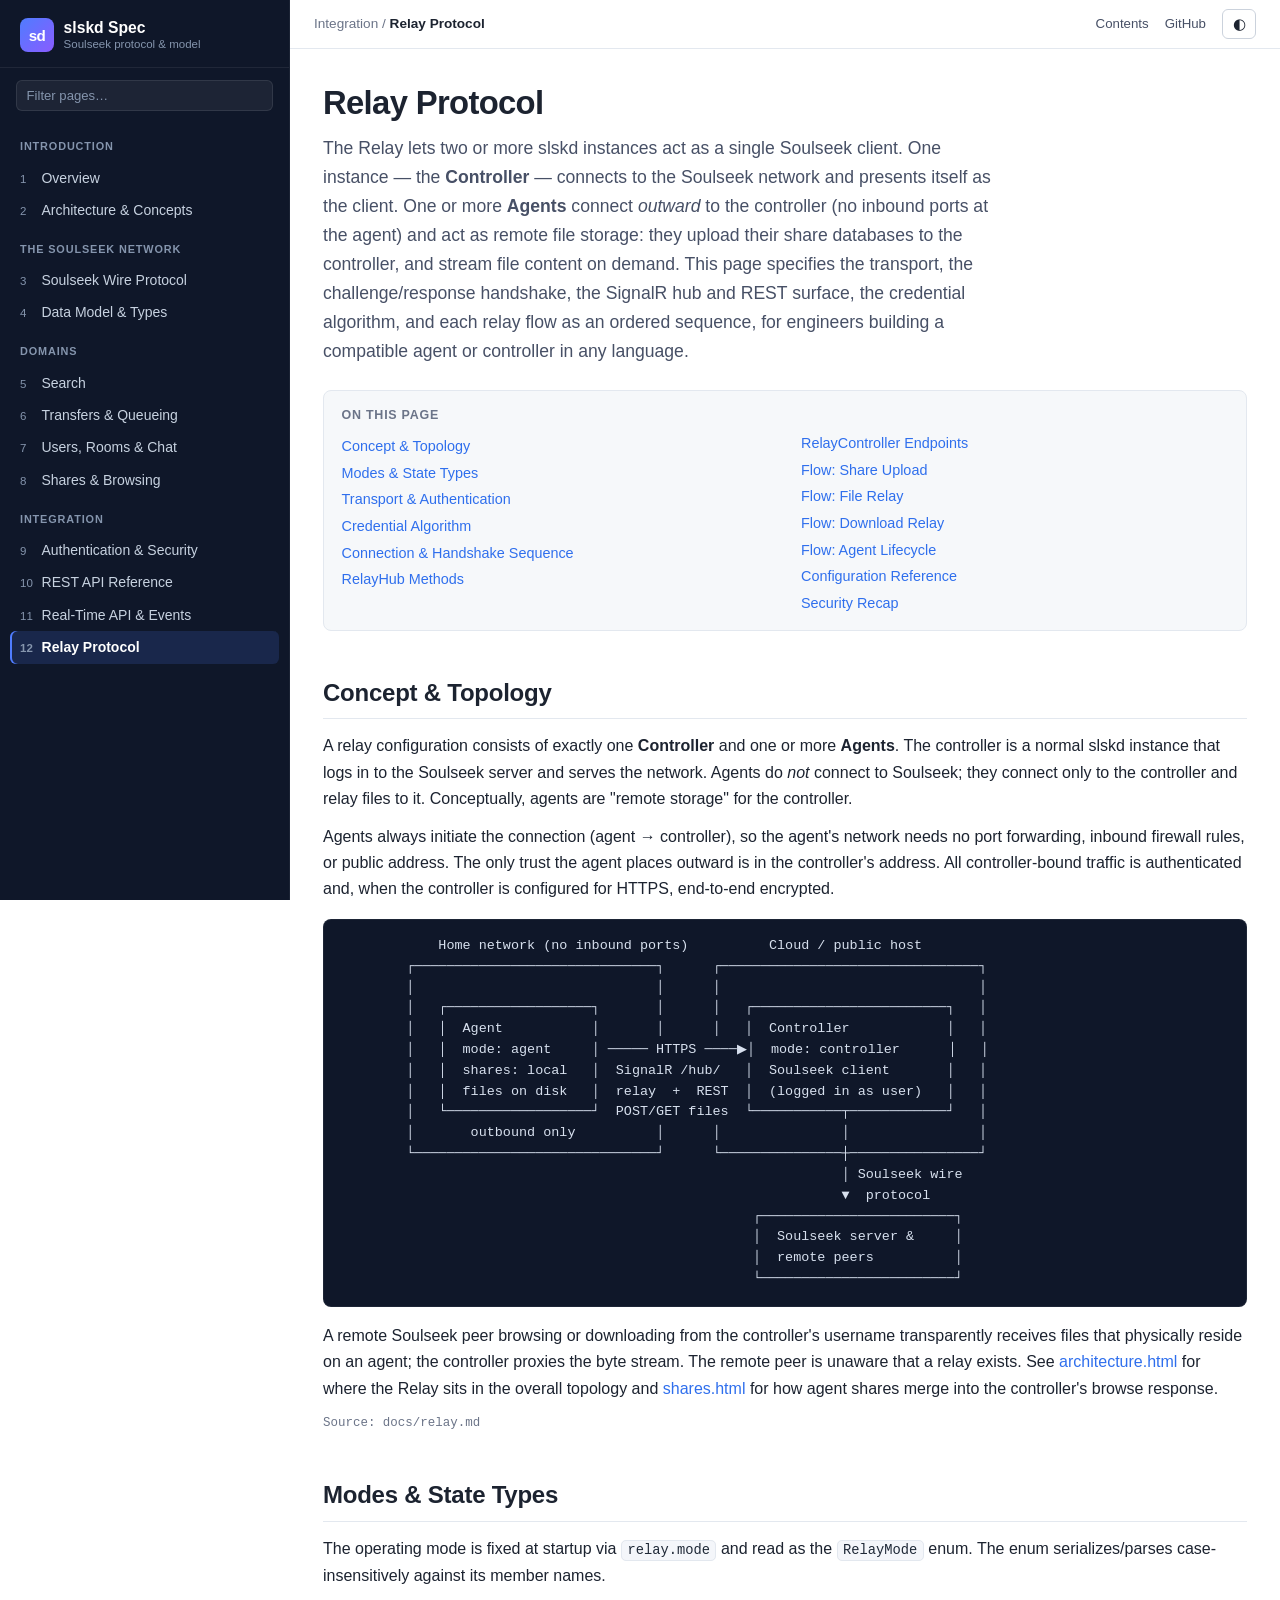
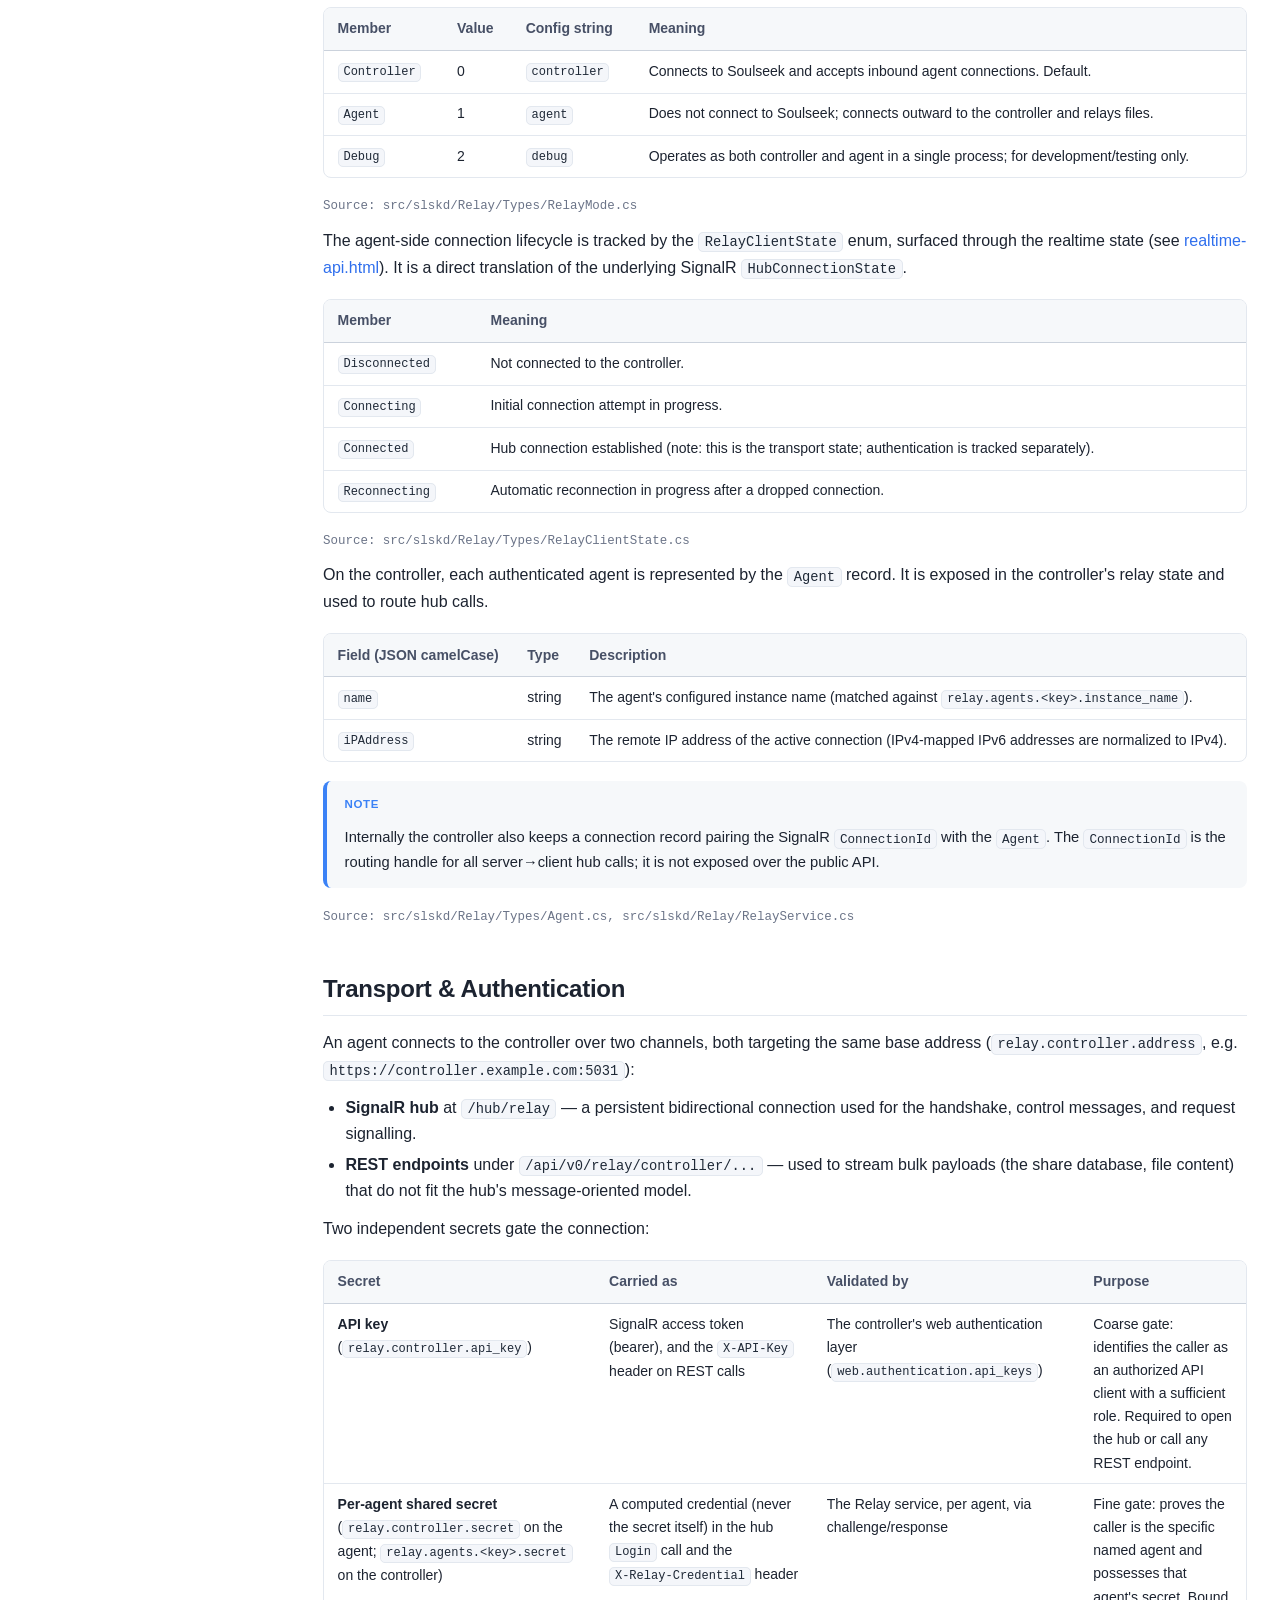
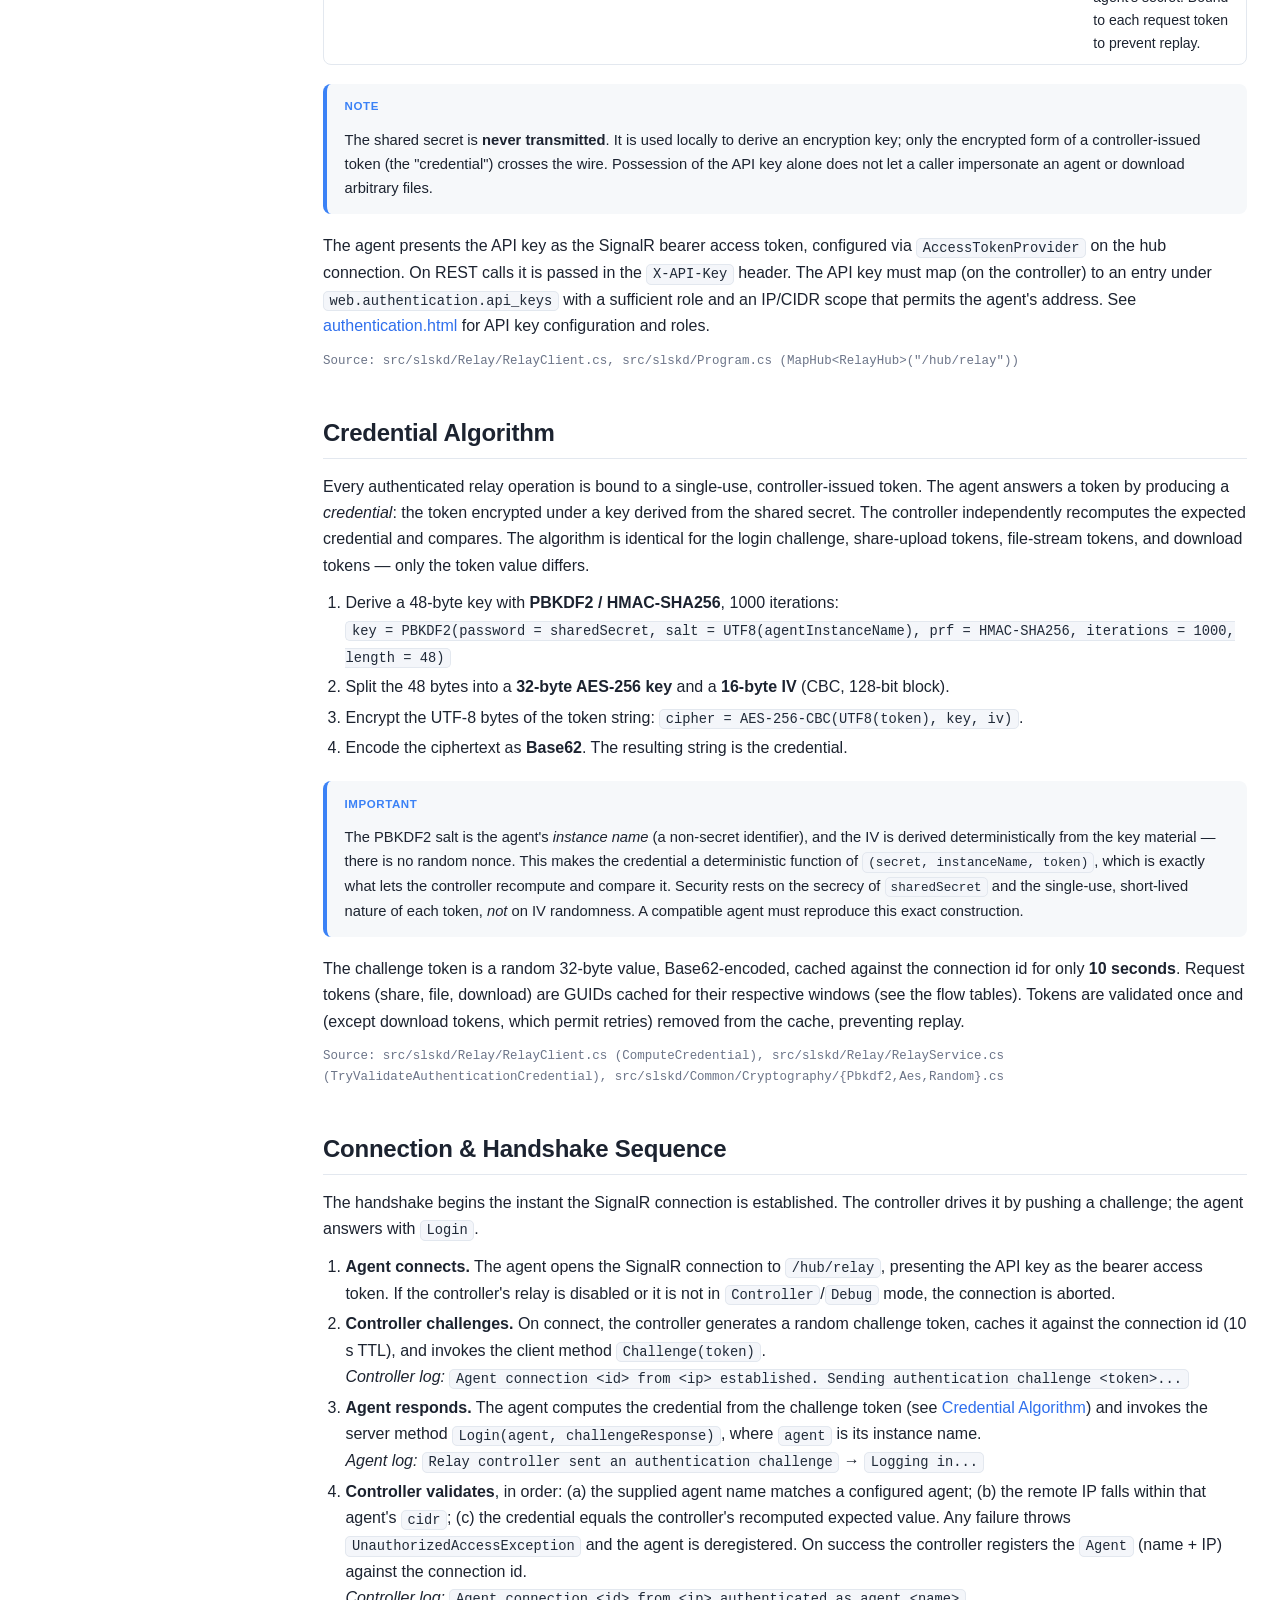
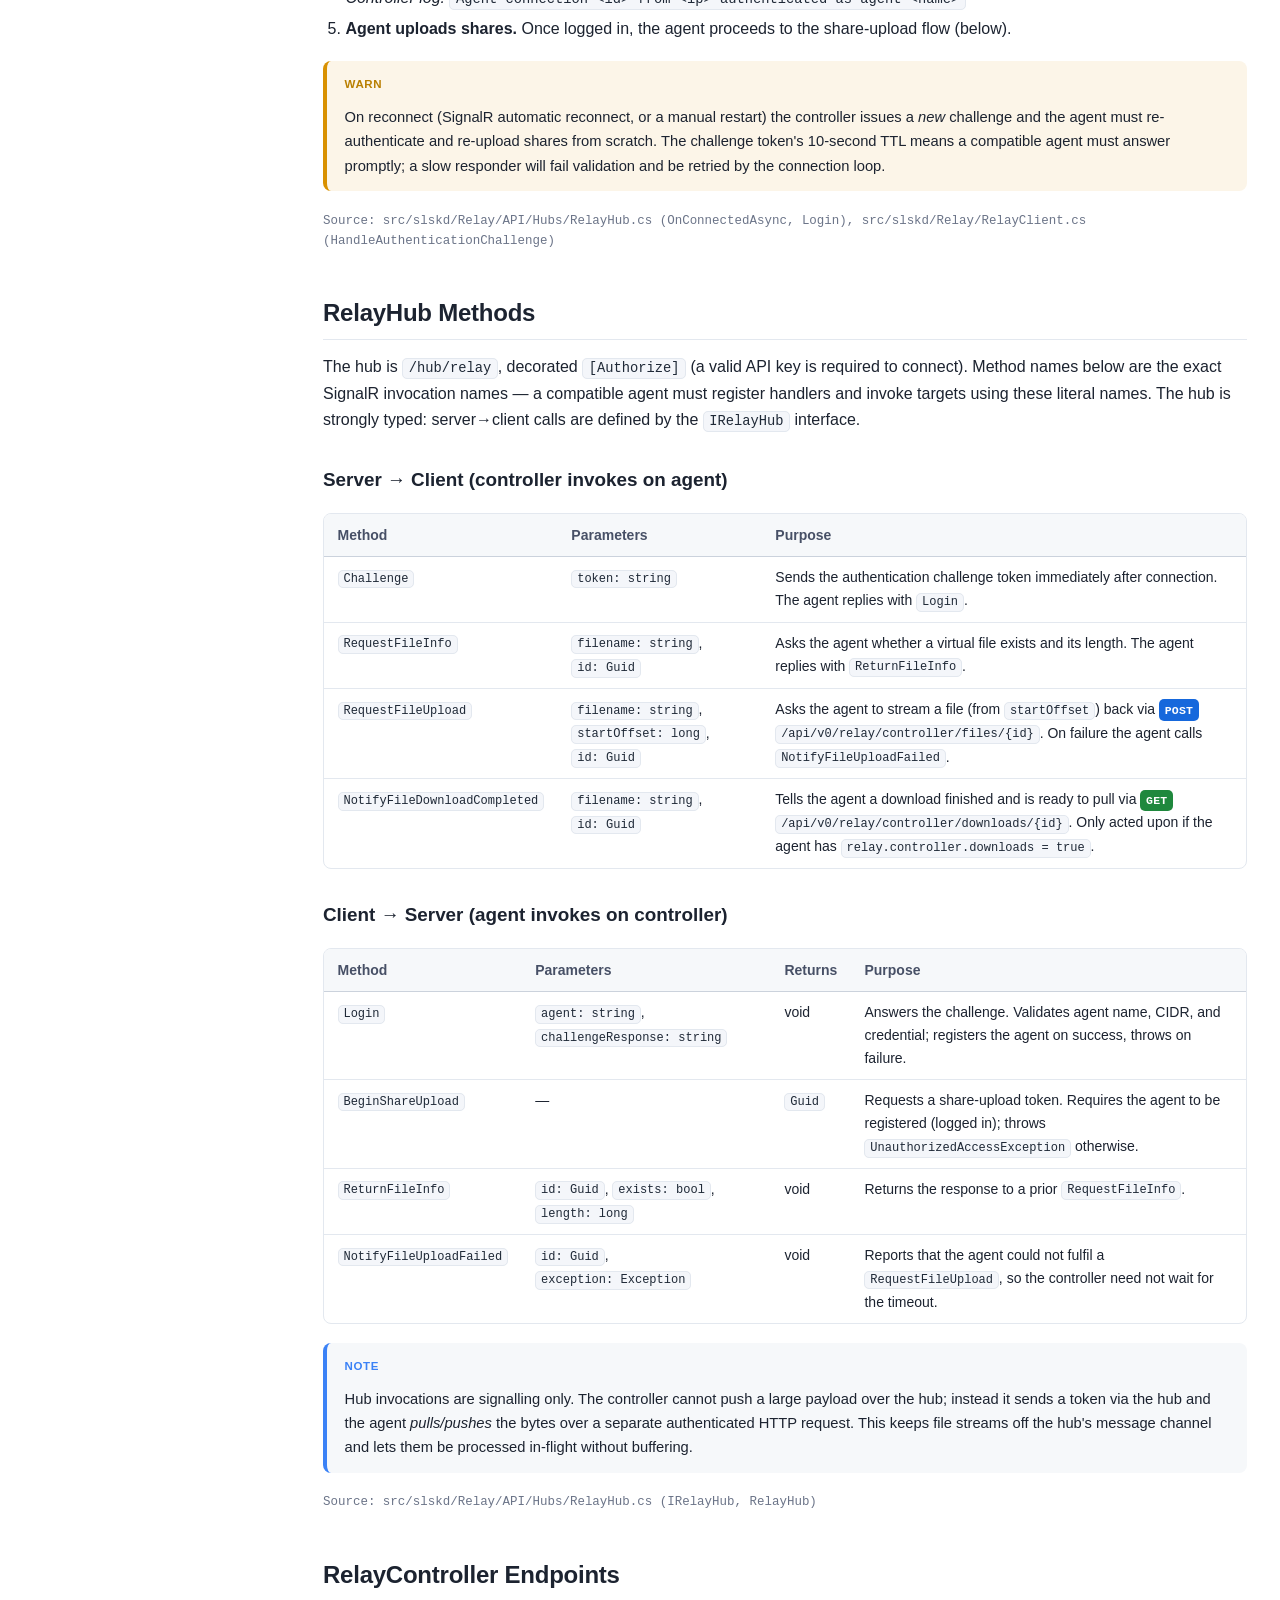
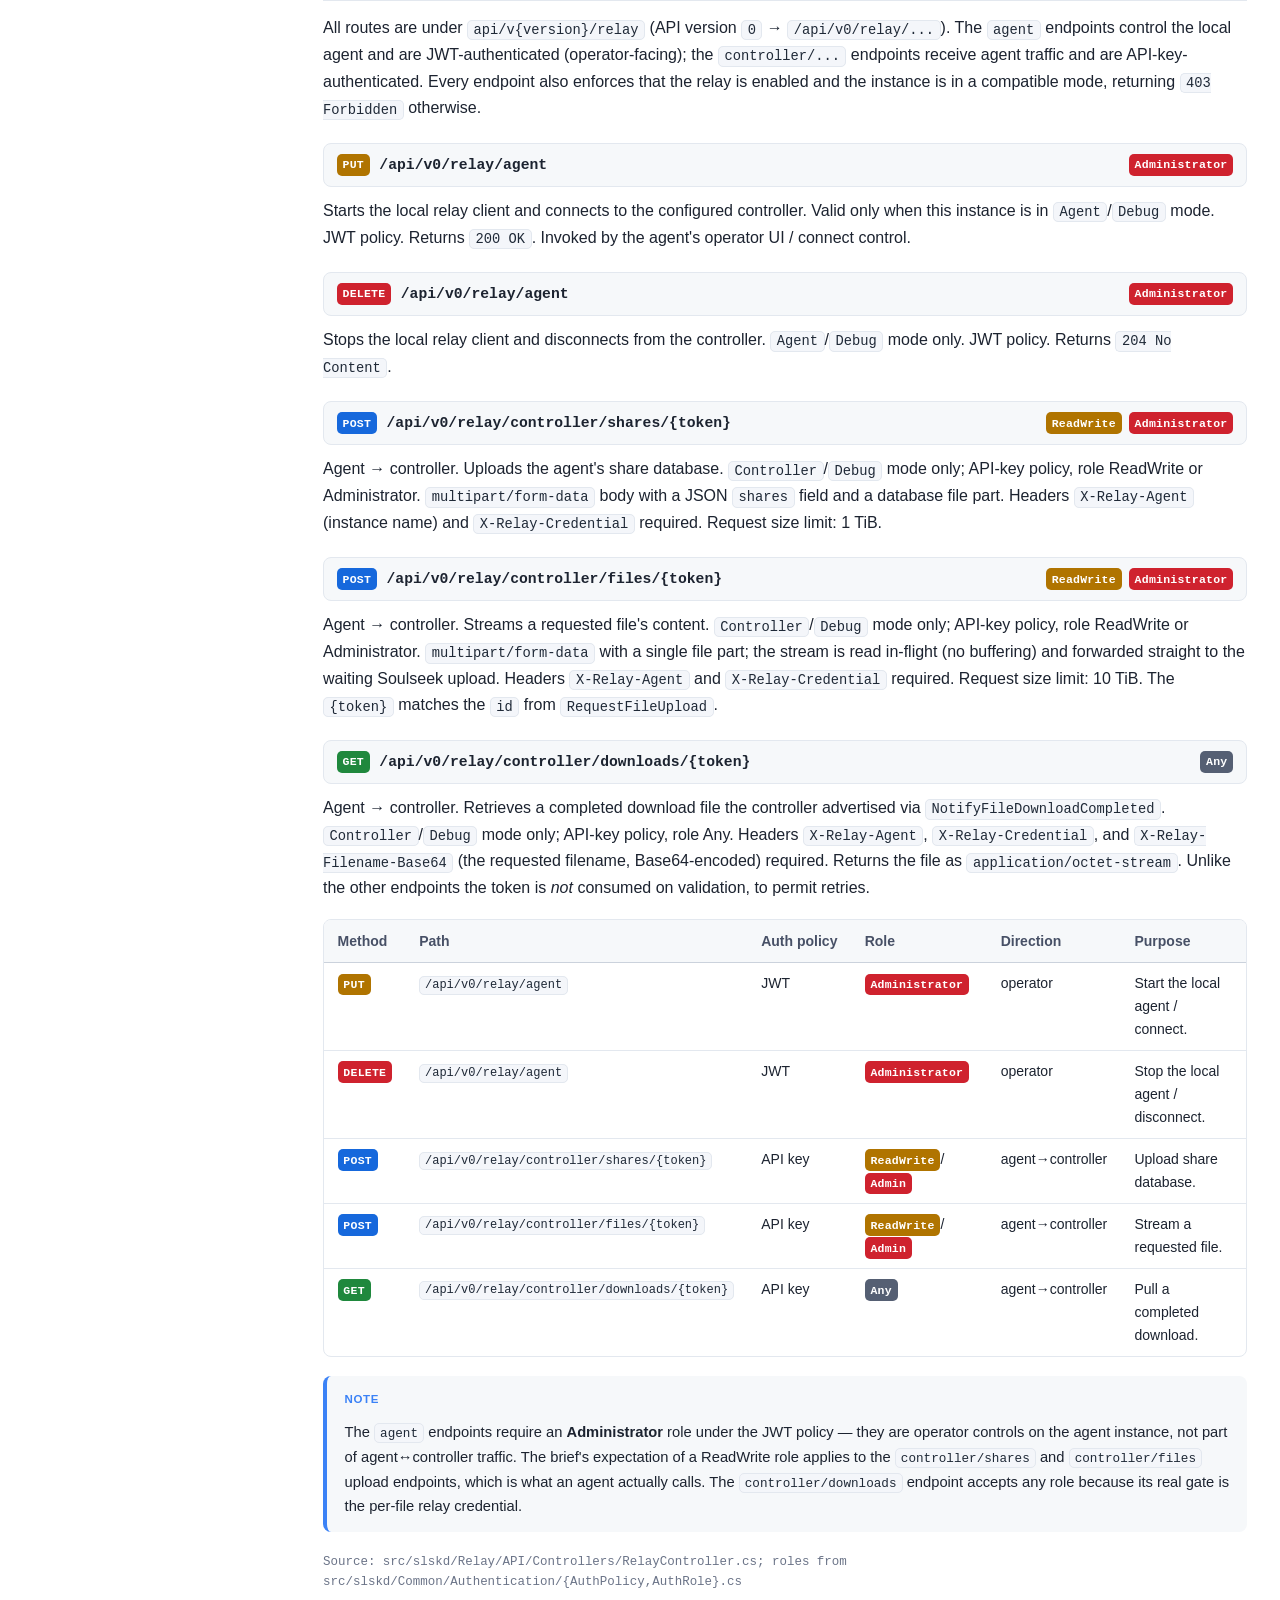
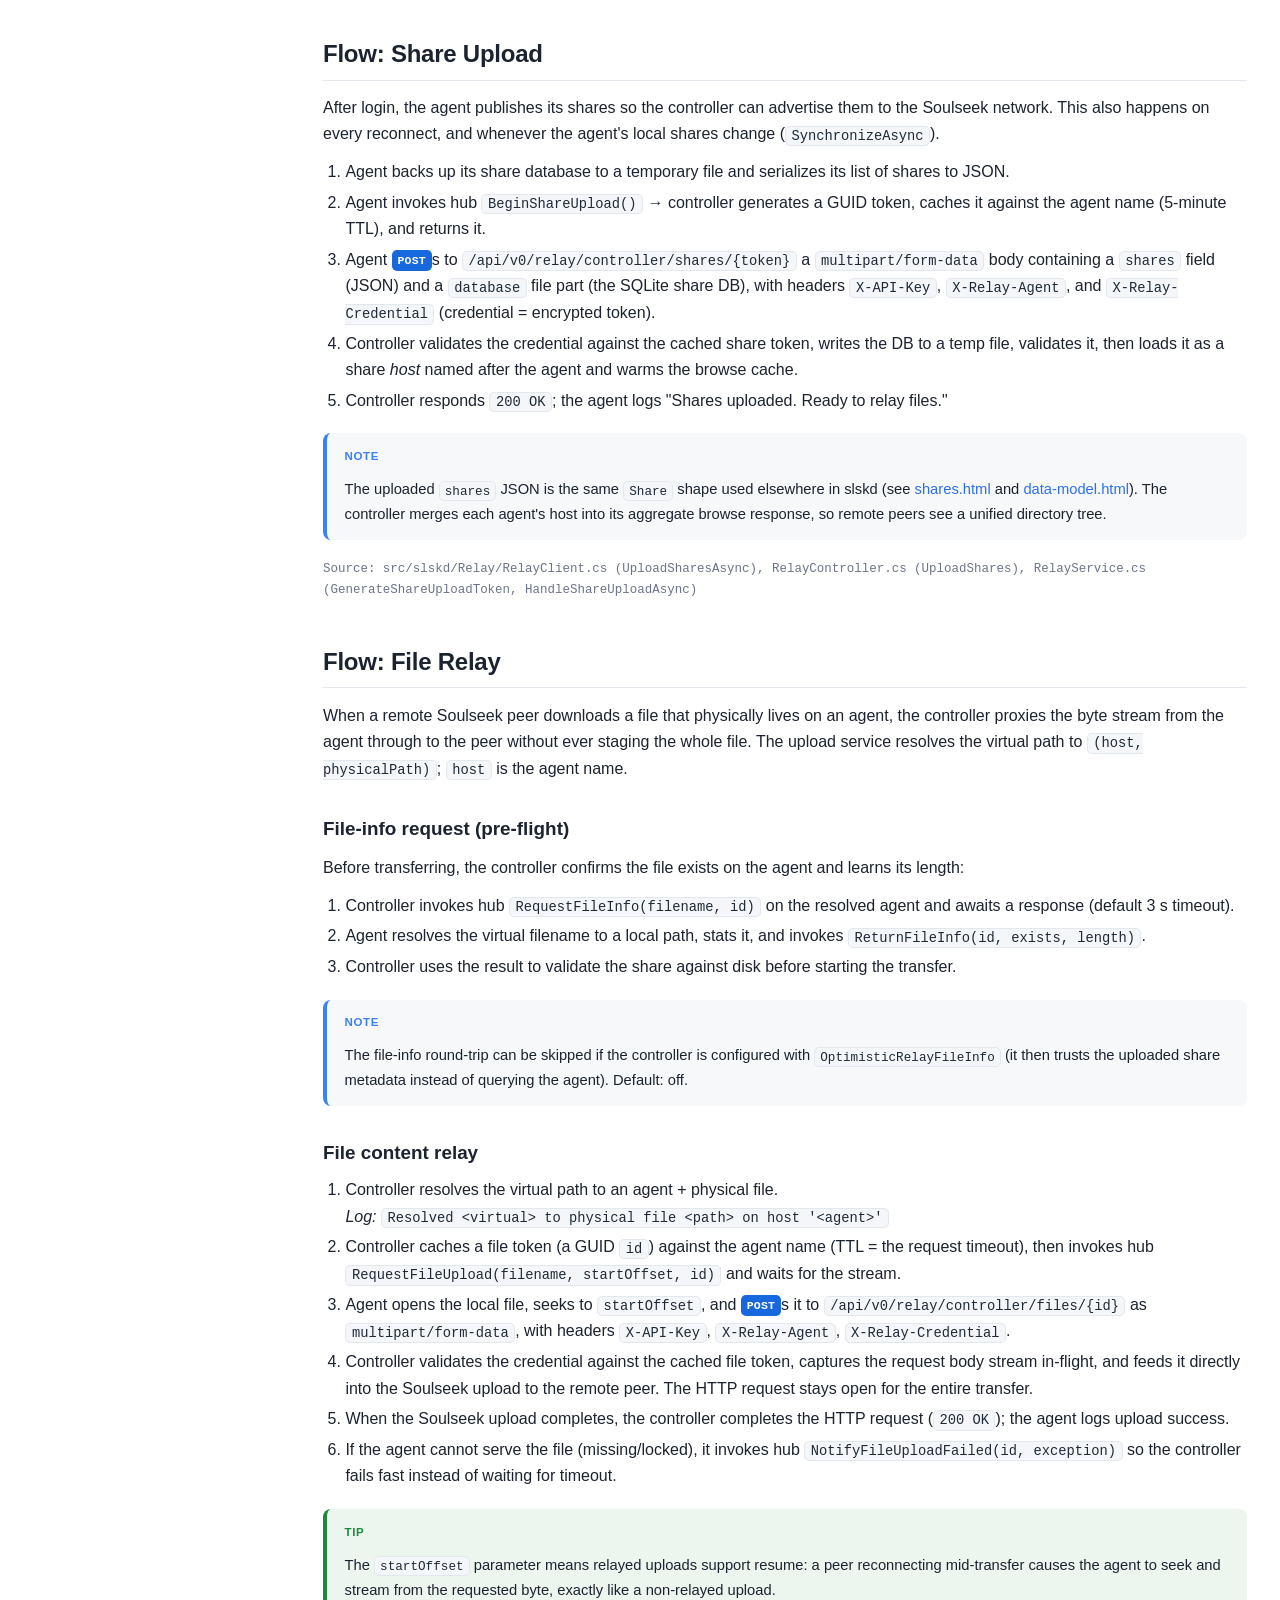
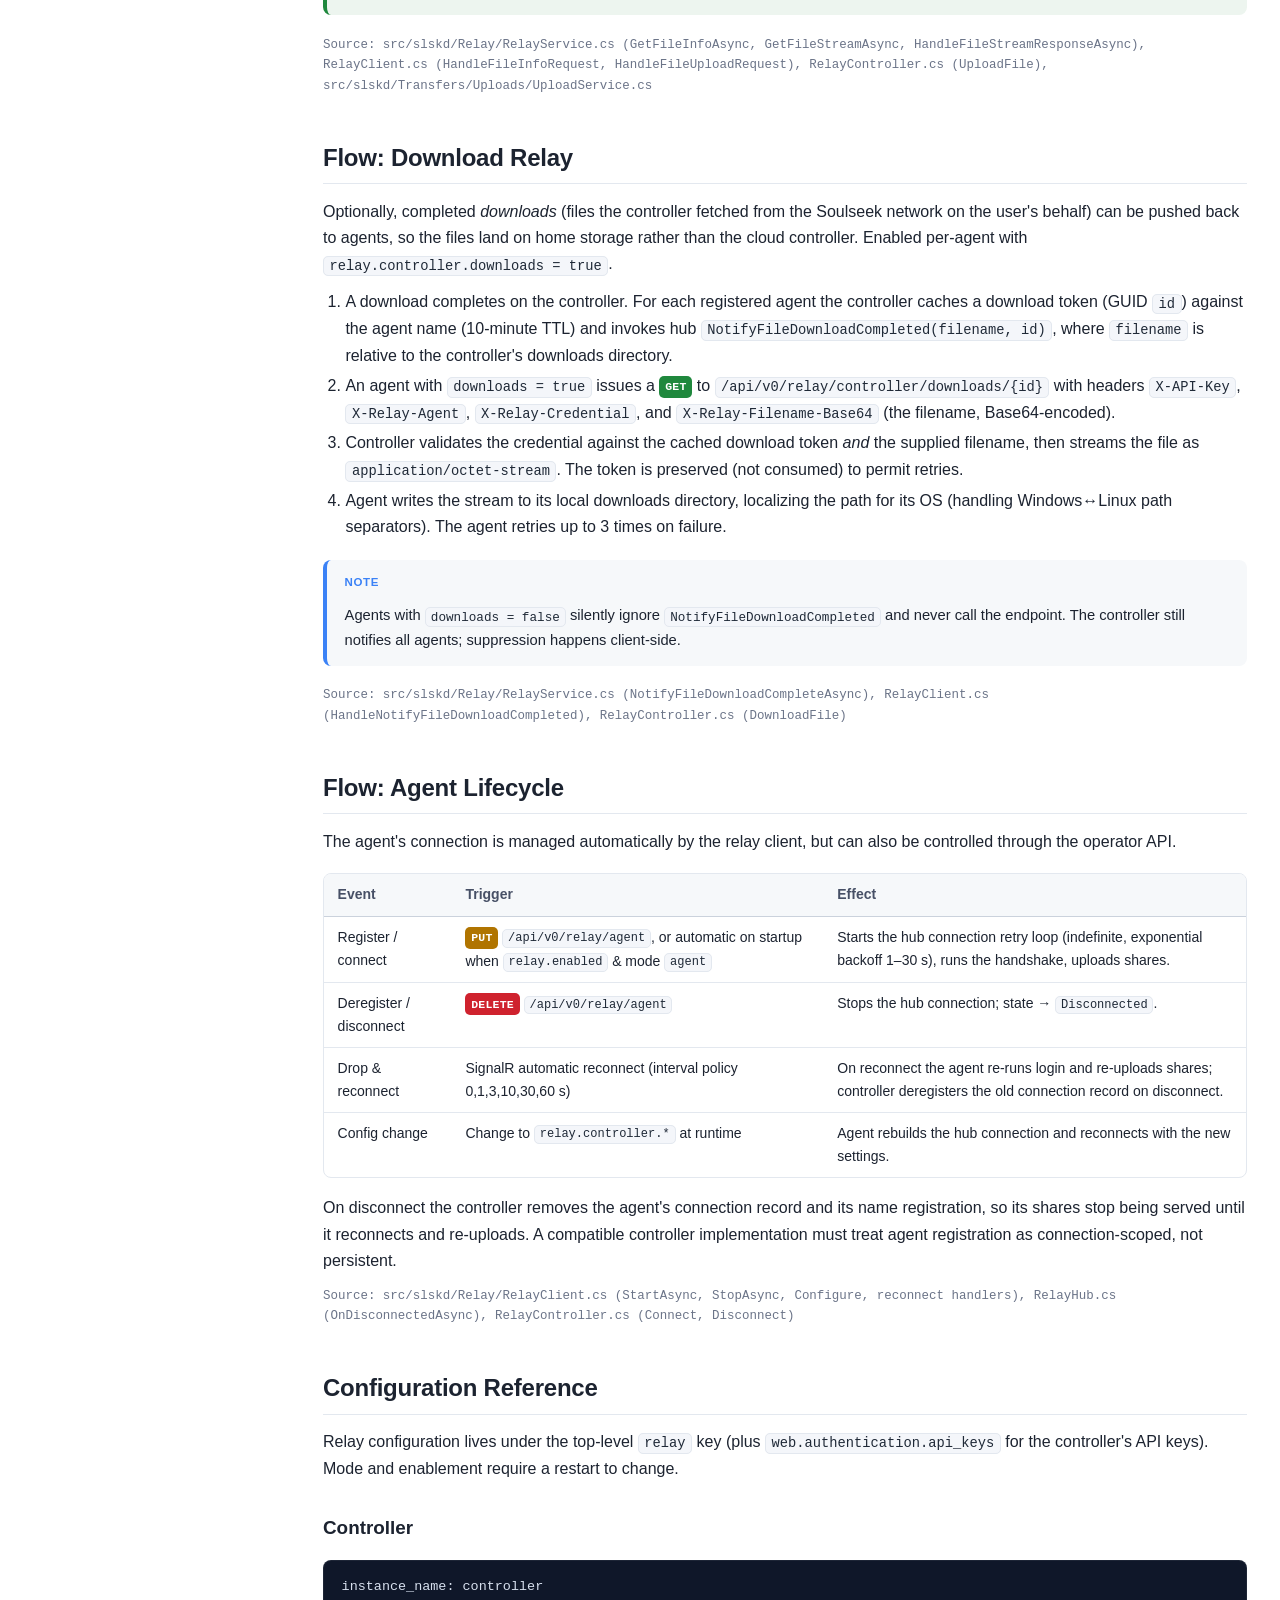
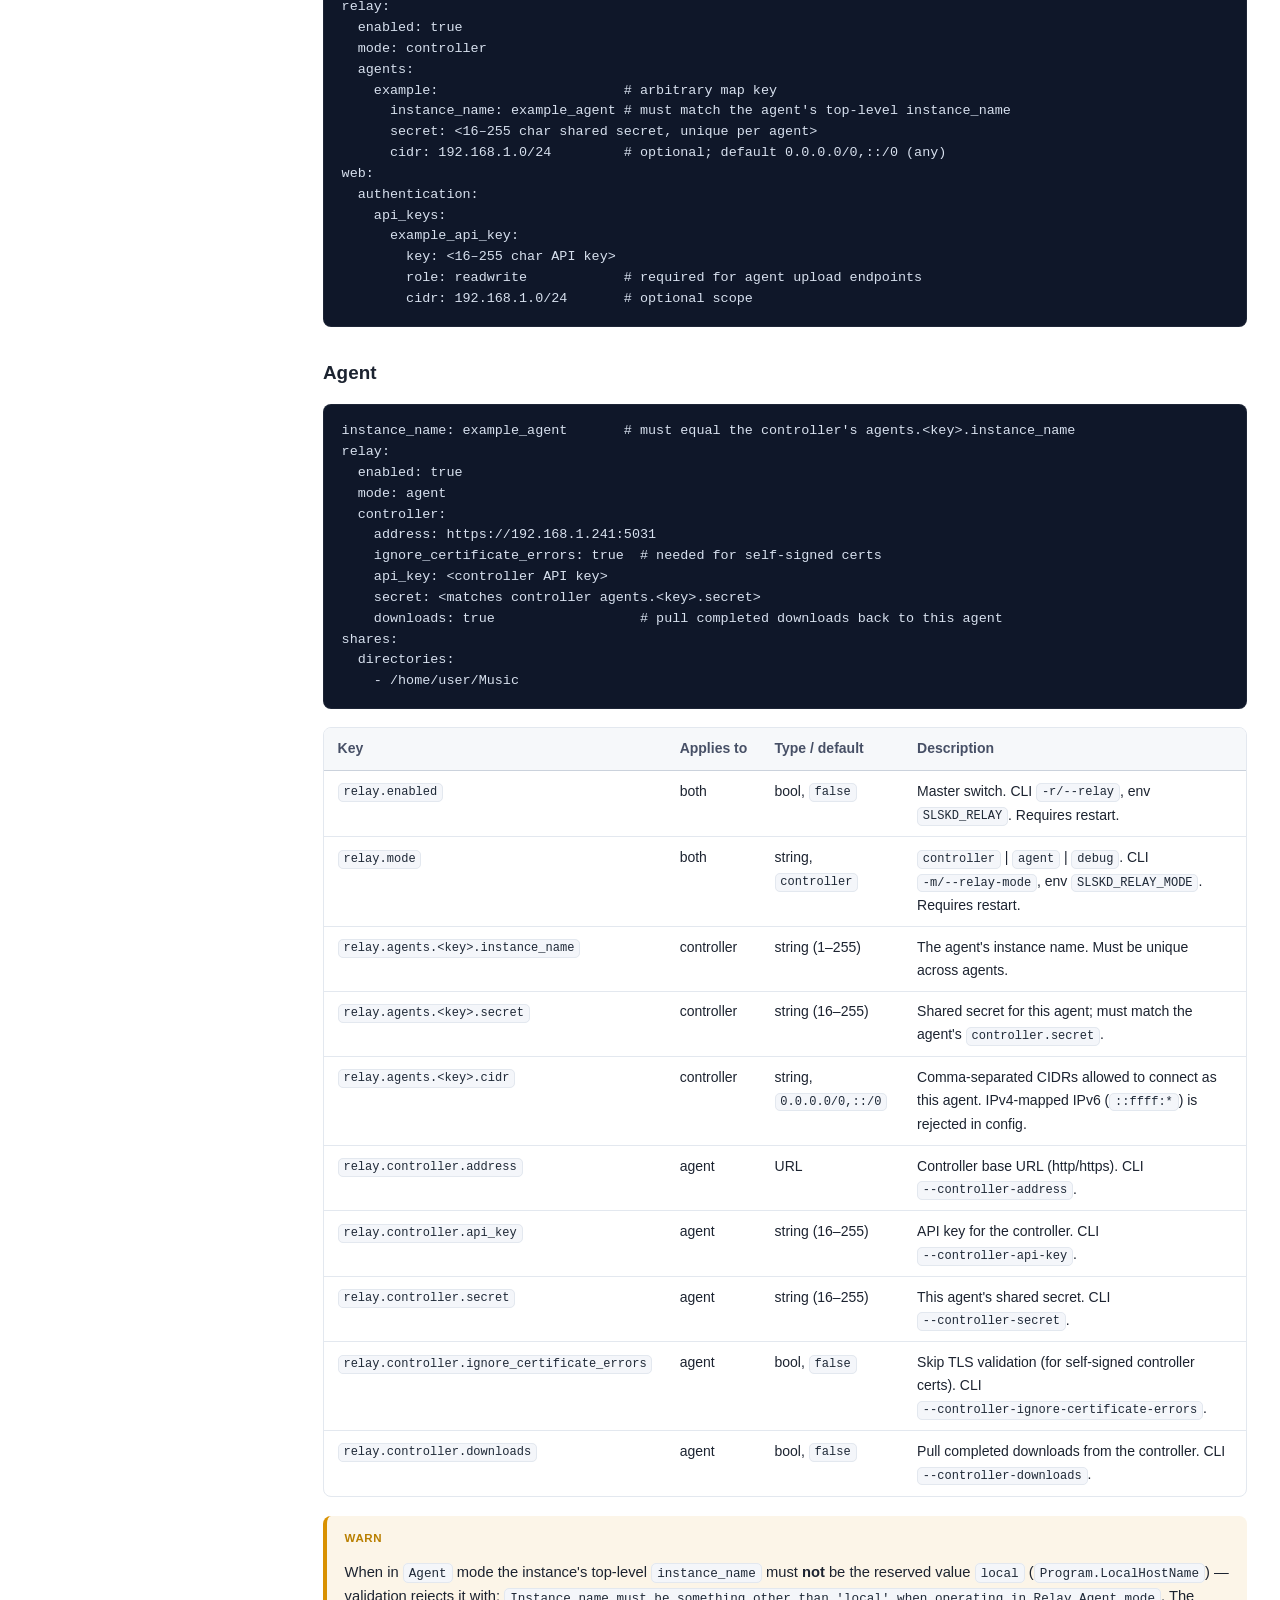
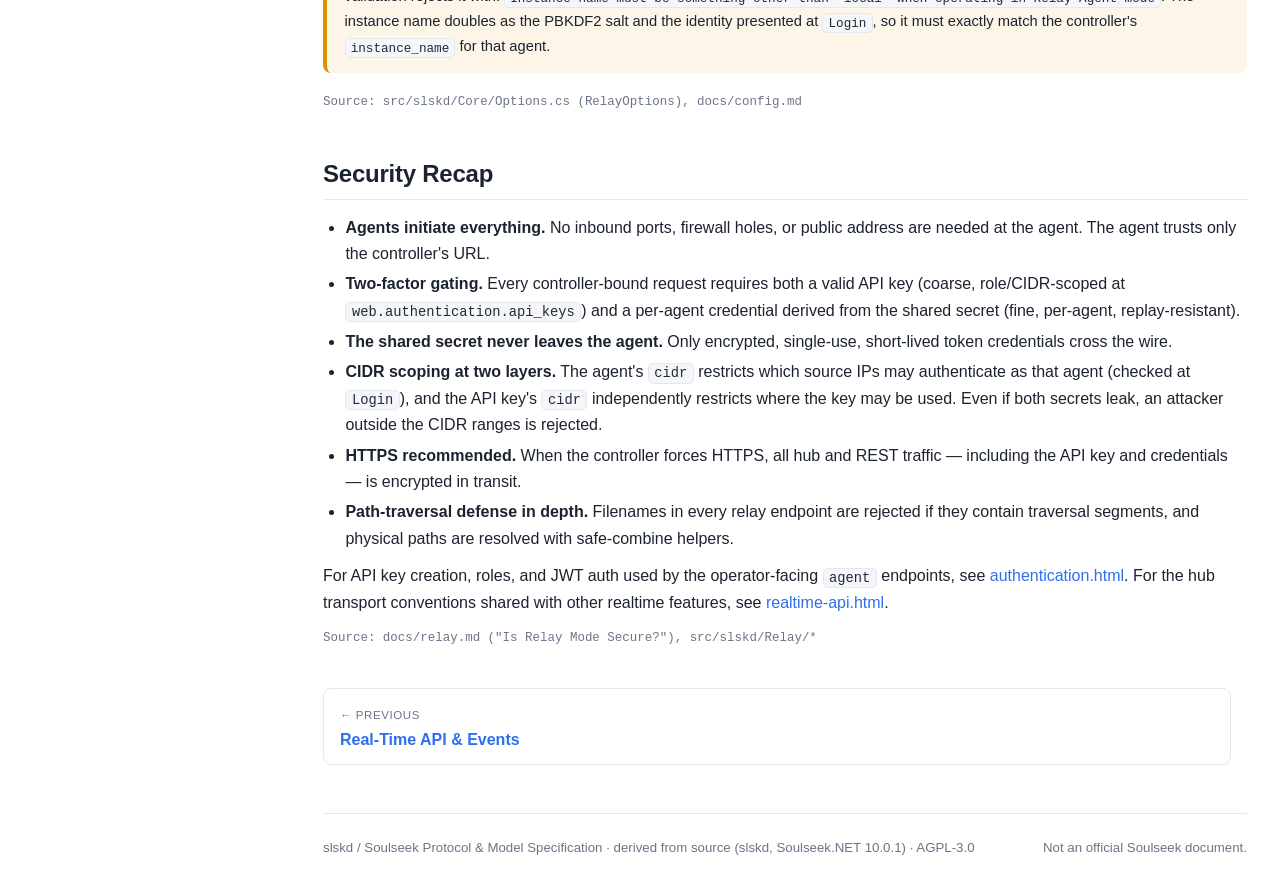
<file: wiki/relay.html>
<!DOCTYPE html>
<html lang="en">
<head>
<meta charset="utf-8">
<meta name="viewport" content="width=device-width, initial-scale=1">
<title>Relay Protocol · slskd Protocol &amp; Model Specification</title>
<meta name="description" content="slskd / Soulseek network, protocol and data-model specification — Relay Protocol. A language-agnostic reference for building clients, apps and services that interoperate with the Soulseek platform.">
<link rel="stylesheet" href="style.css">
<script>(function(){try{var t=localStorage.getItem('slskd-spec-theme');if(t){document.documentElement.setAttribute('data-theme',t);}else if(window.matchMedia&&matchMedia('(prefers-color-scheme: dark)').matches){document.documentElement.setAttribute('data-theme','dark');}}catch(e){}})();</script>
</head>
<body>
<div class="scrim"></div>
<div class="layout">
<aside class="sidebar">
  <div class="brand">
    <div class="logo">sd</div>
    <div class="brand-text">
      <span class="brand-title">slskd Spec</span>
      <span class="brand-sub">Soulseek protocol &amp; model</span>
    </div>
  </div>
  <div class="nav-filter-wrap"><input class="nav-filter" type="text" placeholder="Filter pages…" aria-label="Filter pages"></div>
  <nav>
  <div class="nav-group-label">Introduction</div>
  <ul>
    <li><a href="index.html"><span class="nav-num">1</span><span>Overview</span></a></li>
    <li><a href="architecture.html"><span class="nav-num">2</span><span>Architecture &amp; Concepts</span></a></li>
  </ul>
  <div class="nav-group-label">The Soulseek Network</div>
  <ul>
    <li><a href="soulseek-protocol.html"><span class="nav-num">3</span><span>Soulseek Wire Protocol</span></a></li>
    <li><a href="data-model.html"><span class="nav-num">4</span><span>Data Model &amp; Types</span></a></li>
  </ul>
  <div class="nav-group-label">Domains</div>
  <ul>
    <li><a href="search.html"><span class="nav-num">5</span><span>Search</span></a></li>
    <li><a href="transfers.html"><span class="nav-num">6</span><span>Transfers &amp; Queueing</span></a></li>
    <li><a href="users-rooms.html"><span class="nav-num">7</span><span>Users, Rooms &amp; Chat</span></a></li>
    <li><a href="shares.html"><span class="nav-num">8</span><span>Shares &amp; Browsing</span></a></li>
  </ul>
  <div class="nav-group-label">Integration</div>
  <ul>
    <li><a href="authentication.html"><span class="nav-num">9</span><span>Authentication &amp; Security</span></a></li>
    <li><a href="rest-api.html"><span class="nav-num">10</span><span>REST API Reference</span></a></li>
    <li><a href="realtime-api.html"><span class="nav-num">11</span><span>Real-Time API &amp; Events</span></a></li>
    <li class="active"><a href="relay.html" aria-current="page"><span class="nav-num">12</span><span>Relay Protocol</span></a></li>
  </ul>
</nav>
</aside>
<div class="main-col">
  <header class="topbar">
    <button class="menu-btn" aria-label="Toggle navigation">&#9776;</button>
    <span class="crumb">Integration / <b>Relay Protocol</b></span>
    <span class="spacer"></span>
    <a class="tb-link" href="index.html#sitemap">Contents</a>
    <a class="tb-link" href="https://github.com/slskd/slskd" target="_blank" rel="noopener">GitHub</a>
    <button class="theme-toggle" aria-label="Toggle dark mode" title="Toggle theme">◐</button>
  </header>
  <main class="content">
<h1>Relay Protocol</h1>
<p class="page-lede">The Relay lets two or more slskd instances act as a single Soulseek client. One instance — the <strong>Controller</strong> — connects to the Soulseek network and presents itself as the client. One or more <strong>Agents</strong> connect <em>outward</em> to the controller (no inbound ports at the agent) and act as remote file storage: they upload their share databases to the controller, and stream file content on demand. This page specifies the transport, the challenge/response handshake, the SignalR hub and REST surface, the credential algorithm, and each relay flow as an ordered sequence, for engineers building a compatible agent or controller in any language.</p>

<nav class="toc"><div class="toc-title">On this page</div><ul>
  <li><a href="#concept">Concept &amp; Topology</a></li>
  <li><a href="#modes">Modes &amp; State Types</a></li>
  <li><a href="#transport-auth">Transport &amp; Authentication</a></li>
  <li><a href="#credential-algorithm">Credential Algorithm</a></li>
  <li><a href="#handshake">Connection &amp; Handshake Sequence</a></li>
  <li><a href="#hub-methods">RelayHub Methods</a></li>
  <li><a href="#rest-endpoints">RelayController Endpoints</a></li>
  <li><a href="#flow-share-upload">Flow: Share Upload</a></li>
  <li><a href="#flow-file-relay">Flow: File Relay</a></li>
  <li><a href="#flow-download-relay">Flow: Download Relay</a></li>
  <li><a href="#flow-lifecycle">Flow: Agent Lifecycle</a></li>
  <li><a href="#configuration">Configuration Reference</a></li>
  <li><a href="#security">Security Recap</a></li>
</ul></nav>

<h2 id="concept">Concept &amp; Topology</h2>
<p>A relay configuration consists of exactly one <strong>Controller</strong> and one or more <strong>Agents</strong>. The controller is a normal slskd instance that logs in to the Soulseek server and serves the network. Agents do <em>not</em> connect to Soulseek; they connect only to the controller and relay files to it. Conceptually, agents are "remote storage" for the controller.</p>
<p>Agents always initiate the connection (agent &rarr; controller), so the agent's network needs no port forwarding, inbound firewall rules, or public address. The only trust the agent places outward is in the controller's address. All controller-bound traffic is authenticated and, when the controller is configured for HTTPS, end-to-end encrypted.</p>

<pre><code>            Home network (no inbound ports)          Cloud / public host
        ┌──────────────────────────────┐      ┌────────────────────────────────┐
        │                              │      │                                │
        │   ┌──────────────────┐       │      │   ┌────────────────────────┐   │
        │   │  Agent           │       │      │   │  Controller            │   │
        │   │  mode: agent     │ ───── HTTPS ────▶│  mode: controller      │   │
        │   │  shares: local   │  SignalR /hub/   │  Soulseek client       │   │
        │   │  files on disk   │  relay  +  REST  │  (logged in as user)   │   │
        │   └──────────────────┘  POST/GET files  └───────────┬────────────┘   │
        │       outbound only          │      │               │                │
        └──────────────────────────────┘      └───────────────┼────────────────┘
                                                              │ Soulseek wire
                                                              ▼  protocol
                                                   ┌────────────────────────┐
                                                   │  Soulseek server &amp;     │
                                                   │  remote peers          │
                                                   └────────────────────────┘
</code></pre>
<p>A remote Soulseek peer browsing or downloading from the controller's username transparently receives files that physically reside on an agent; the controller proxies the byte stream. The remote peer is unaware that a relay exists. See <a href="architecture.html">architecture.html</a> for where the Relay sits in the overall topology and <a href="shares.html">shares.html</a> for how agent shares merge into the controller's browse response.</p>
<p class="src-ref">Source: docs/relay.md</p>

<h2 id="modes">Modes &amp; State Types</h2>
<p>The operating mode is fixed at startup via <code>relay.mode</code> and read as the <code>RelayMode</code> enum. The enum serializes/parses case-insensitively against its member names.</p>
<div class="table-wrap"><table>
<thead><tr><th>Member</th><th>Value</th><th>Config string</th><th>Meaning</th></tr></thead>
<tbody>
<tr><td><code>Controller</code></td><td>0</td><td><code>controller</code></td><td>Connects to Soulseek and accepts inbound agent connections. Default.</td></tr>
<tr><td><code>Agent</code></td><td>1</td><td><code>agent</code></td><td>Does not connect to Soulseek; connects outward to the controller and relays files.</td></tr>
<tr><td><code>Debug</code></td><td>2</td><td><code>debug</code></td><td>Operates as both controller and agent in a single process; for development/testing only.</td></tr>
</tbody>
</table></div>
<p class="src-ref">Source: src/slskd/Relay/Types/RelayMode.cs</p>

<p>The agent-side connection lifecycle is tracked by the <code>RelayClientState</code> enum, surfaced through the realtime state (see <a href="realtime-api.html">realtime-api.html</a>). It is a direct translation of the underlying SignalR <code>HubConnectionState</code>.</p>
<div class="table-wrap"><table>
<thead><tr><th>Member</th><th>Meaning</th></tr></thead>
<tbody>
<tr><td><code>Disconnected</code></td><td>Not connected to the controller.</td></tr>
<tr><td><code>Connecting</code></td><td>Initial connection attempt in progress.</td></tr>
<tr><td><code>Connected</code></td><td>Hub connection established (note: this is the transport state; authentication is tracked separately).</td></tr>
<tr><td><code>Reconnecting</code></td><td>Automatic reconnection in progress after a dropped connection.</td></tr>
</tbody>
</table></div>
<p class="src-ref">Source: src/slskd/Relay/Types/RelayClientState.cs</p>

<p>On the controller, each authenticated agent is represented by the <code>Agent</code> record. It is exposed in the controller's relay state and used to route hub calls.</p>
<div class="table-wrap"><table>
<thead><tr><th>Field (JSON camelCase)</th><th>Type</th><th>Description</th></tr></thead>
<tbody>
<tr><td><code>name</code></td><td>string</td><td>The agent's configured instance name (matched against <code>relay.agents.&lt;key&gt;.instance_name</code>).</td></tr>
<tr><td><code>iPAddress</code></td><td>string</td><td>The remote IP address of the active connection (IPv4-mapped IPv6 addresses are normalized to IPv4).</td></tr>
</tbody>
</table></div>
<div class="note callout"><span class="label">Note</span><p>Internally the controller also keeps a connection record pairing the SignalR <code>ConnectionId</code> with the <code>Agent</code>. The <code>ConnectionId</code> is the routing handle for all server&rarr;client hub calls; it is not exposed over the public API.</p></div>
<p class="src-ref">Source: src/slskd/Relay/Types/Agent.cs, src/slskd/Relay/RelayService.cs</p>

<h2 id="transport-auth">Transport &amp; Authentication</h2>
<p>An agent connects to the controller over two channels, both targeting the same base address (<code>relay.controller.address</code>, e.g. <code>https://controller.example.com:5031</code>):</p>
<ul>
<li><strong>SignalR hub</strong> at <code>/hub/relay</code> — a persistent bidirectional connection used for the handshake, control messages, and request signalling.</li>
<li><strong>REST endpoints</strong> under <code>/api/v0/relay/controller/...</code> — used to stream bulk payloads (the share database, file content) that do not fit the hub's message-oriented model.</li>
</ul>
<p>Two independent secrets gate the connection:</p>
<div class="table-wrap"><table>
<thead><tr><th>Secret</th><th>Carried as</th><th>Validated by</th><th>Purpose</th></tr></thead>
<tbody>
<tr><td><strong>API key</strong> (<code>relay.controller.api_key</code>)</td><td>SignalR access token (bearer), and the <code>X-API-Key</code> header on REST calls</td><td>The controller's web authentication layer (<code>web.authentication.api_keys</code>)</td><td>Coarse gate: identifies the caller as an authorized API client with a sufficient role. Required to open the hub or call any REST endpoint.</td></tr>
<tr><td><strong>Per-agent shared secret</strong> (<code>relay.controller.secret</code> on the agent; <code>relay.agents.&lt;key&gt;.secret</code> on the controller)</td><td>A computed credential (never the secret itself) in the hub <code>Login</code> call and the <code>X-Relay-Credential</code> header</td><td>The Relay service, per agent, via challenge/response</td><td>Fine gate: proves the caller is the specific named agent and possesses that agent's secret. Bound to each request token to prevent replay.</td></tr>
</tbody>
</table></div>
<div class="note callout"><span class="label">Note</span><p>The shared secret is <strong>never transmitted</strong>. It is used locally to derive an encryption key; only the encrypted form of a controller-issued token (the "credential") crosses the wire. Possession of the API key alone does not let a caller impersonate an agent or download arbitrary files.</p></div>
<p>The agent presents the API key as the SignalR bearer access token, configured via <code>AccessTokenProvider</code> on the hub connection. On REST calls it is passed in the <code>X-API-Key</code> header. The API key must map (on the controller) to an entry under <code>web.authentication.api_keys</code> with a sufficient role and an IP/CIDR scope that permits the agent's address. See <a href="authentication.html">authentication.html</a> for API key configuration and roles.</p>
<p class="src-ref">Source: src/slskd/Relay/RelayClient.cs, src/slskd/Program.cs (MapHub&lt;RelayHub&gt;("/hub/relay"))</p>

<h2 id="credential-algorithm">Credential Algorithm</h2>
<p>Every authenticated relay operation is bound to a single-use, controller-issued token. The agent answers a token by producing a <em>credential</em>: the token encrypted under a key derived from the shared secret. The controller independently recomputes the expected credential and compares. The algorithm is identical for the login challenge, share-upload tokens, file-stream tokens, and download tokens — only the token value differs.</p>
<ol>
<li>Derive a 48-byte key with <strong>PBKDF2 / HMAC-SHA256</strong>, 1000 iterations:<br>
<code>key = PBKDF2(password = sharedSecret, salt = UTF8(agentInstanceName), prf = HMAC-SHA256, iterations = 1000, length = 48)</code></li>
<li>Split the 48 bytes into a <strong>32-byte AES-256 key</strong> and a <strong>16-byte IV</strong> (CBC, 128-bit block).</li>
<li>Encrypt the UTF-8 bytes of the token string: <code>cipher = AES-256-CBC(UTF8(token), key, iv)</code>.</li>
<li>Encode the ciphertext as <strong>Base62</strong>. The resulting string is the credential.</li>
</ol>
<div class="note callout"><span class="label">Important</span><p>The PBKDF2 salt is the agent's <em>instance name</em> (a non-secret identifier), and the IV is derived deterministically from the key material — there is no random nonce. This makes the credential a deterministic function of <code>(secret, instanceName, token)</code>, which is exactly what lets the controller recompute and compare it. Security rests on the secrecy of <code>sharedSecret</code> and the single-use, short-lived nature of each token, <em>not</em> on IV randomness. A compatible agent must reproduce this exact construction.</p></div>
<p>The challenge token is a random 32-byte value, Base62-encoded, cached against the connection id for only <strong>10 seconds</strong>. Request tokens (share, file, download) are GUIDs cached for their respective windows (see the flow tables). Tokens are validated once and (except download tokens, which permit retries) removed from the cache, preventing replay.</p>
<p class="src-ref">Source: src/slskd/Relay/RelayClient.cs (ComputeCredential), src/slskd/Relay/RelayService.cs (TryValidateAuthenticationCredential), src/slskd/Common/Cryptography/{Pbkdf2,Aes,Random}.cs</p>

<h2 id="handshake">Connection &amp; Handshake Sequence</h2>
<p>The handshake begins the instant the SignalR connection is established. The controller drives it by pushing a challenge; the agent answers with <code>Login</code>.</p>
<ol>
<li><strong>Agent connects.</strong> The agent opens the SignalR connection to <code>/hub/relay</code>, presenting the API key as the bearer access token. If the controller's relay is disabled or it is not in <code>Controller</code>/<code>Debug</code> mode, the connection is aborted.</li>
<li><strong>Controller challenges.</strong> On connect, the controller generates a random challenge token, caches it against the connection id (10 s TTL), and invokes the client method <code>Challenge(token)</code>.<br><em>Controller log:</em> <code>Agent connection &lt;id&gt; from &lt;ip&gt; established. Sending authentication challenge &lt;token&gt;...</code></li>
<li><strong>Agent responds.</strong> The agent computes the credential from the challenge token (see <a href="#credential-algorithm">Credential Algorithm</a>) and invokes the server method <code>Login(agent, challengeResponse)</code>, where <code>agent</code> is its instance name.<br><em>Agent log:</em> <code>Relay controller sent an authentication challenge</code> &rarr; <code>Logging in...</code></li>
<li><strong>Controller validates</strong>, in order: (a) the supplied agent name matches a configured agent; (b) the remote IP falls within that agent's <code>cidr</code>; (c) the credential equals the controller's recomputed expected value. Any failure throws <code>UnauthorizedAccessException</code> and the agent is deregistered. On success the controller registers the <code>Agent</code> (name + IP) against the connection id.<br><em>Controller log:</em> <code>Agent connection &lt;id&gt; from &lt;ip&gt; authenticated as agent &lt;name&gt;</code></li>
<li><strong>Agent uploads shares.</strong> Once logged in, the agent proceeds to the share-upload flow (below).</li>
</ol>
<div class="note callout warn"><span class="label">Warn</span><p>On reconnect (SignalR automatic reconnect, or a manual restart) the controller issues a <em>new</em> challenge and the agent must re-authenticate and re-upload shares from scratch. The challenge token's 10-second TTL means a compatible agent must answer promptly; a slow responder will fail validation and be retried by the connection loop.</p></div>
<p class="src-ref">Source: src/slskd/Relay/API/Hubs/RelayHub.cs (OnConnectedAsync, Login), src/slskd/Relay/RelayClient.cs (HandleAuthenticationChallenge)</p>

<h2 id="hub-methods">RelayHub Methods</h2>
<p>The hub is <code>/hub/relay</code>, decorated <code>[Authorize]</code> (a valid API key is required to connect). Method names below are the exact SignalR invocation names — a compatible agent must register handlers and invoke targets using these literal names. The hub is strongly typed: server&rarr;client calls are defined by the <code>IRelayHub</code> interface.</p>

<h3 id="hub-server-to-client">Server &rarr; Client (controller invokes on agent)</h3>
<div class="table-wrap"><table>
<thead><tr><th>Method</th><th>Parameters</th><th>Purpose</th></tr></thead>
<tbody>
<tr><td><code>Challenge</code></td><td><code>token: string</code></td><td>Sends the authentication challenge token immediately after connection. The agent replies with <code>Login</code>.</td></tr>
<tr><td><code>RequestFileInfo</code></td><td><code>filename: string</code>, <code>id: Guid</code></td><td>Asks the agent whether a virtual file exists and its length. The agent replies with <code>ReturnFileInfo</code>.</td></tr>
<tr><td><code>RequestFileUpload</code></td><td><code>filename: string</code>, <code>startOffset: long</code>, <code>id: Guid</code></td><td>Asks the agent to stream a file (from <code>startOffset</code>) back via <span class="badge post">POST</span> <code>/api/v0/relay/controller/files/{id}</code>. On failure the agent calls <code>NotifyFileUploadFailed</code>.</td></tr>
<tr><td><code>NotifyFileDownloadCompleted</code></td><td><code>filename: string</code>, <code>id: Guid</code></td><td>Tells the agent a download finished and is ready to pull via <span class="badge get">GET</span> <code>/api/v0/relay/controller/downloads/{id}</code>. Only acted upon if the agent has <code>relay.controller.downloads = true</code>.</td></tr>
</tbody>
</table></div>

<h3 id="hub-client-to-server">Client &rarr; Server (agent invokes on controller)</h3>
<div class="table-wrap"><table>
<thead><tr><th>Method</th><th>Parameters</th><th>Returns</th><th>Purpose</th></tr></thead>
<tbody>
<tr><td><code>Login</code></td><td><code>agent: string</code>, <code>challengeResponse: string</code></td><td>void</td><td>Answers the challenge. Validates agent name, CIDR, and credential; registers the agent on success, throws on failure.</td></tr>
<tr><td><code>BeginShareUpload</code></td><td>—</td><td><code>Guid</code></td><td>Requests a share-upload token. Requires the agent to be registered (logged in); throws <code>UnauthorizedAccessException</code> otherwise.</td></tr>
<tr><td><code>ReturnFileInfo</code></td><td><code>id: Guid</code>, <code>exists: bool</code>, <code>length: long</code></td><td>void</td><td>Returns the response to a prior <code>RequestFileInfo</code>.</td></tr>
<tr><td><code>NotifyFileUploadFailed</code></td><td><code>id: Guid</code>, <code>exception: Exception</code></td><td>void</td><td>Reports that the agent could not fulfil a <code>RequestFileUpload</code>, so the controller need not wait for the timeout.</td></tr>
</tbody>
</table></div>
<div class="note callout"><span class="label">Note</span><p>Hub invocations are signalling only. The controller cannot push a large payload over the hub; instead it sends a token via the hub and the agent <em>pulls/pushes</em> the bytes over a separate authenticated HTTP request. This keeps file streams off the hub's message channel and lets them be processed in-flight without buffering.</p></div>
<p class="src-ref">Source: src/slskd/Relay/API/Hubs/RelayHub.cs (IRelayHub, RelayHub)</p>

<h2 id="rest-endpoints">RelayController Endpoints</h2>
<p>All routes are under <code>api/v{version}/relay</code> (API version <code>0</code> &rarr; <code>/api/v0/relay/...</code>). The <code>agent</code> endpoints control the local agent and are JWT-authenticated (operator-facing); the <code>controller/...</code> endpoints receive agent traffic and are API-key-authenticated. Every endpoint also enforces that the relay is enabled and the instance is in a compatible mode, returning <code>403 Forbidden</code> otherwise.</p>

<div class="endpoint"><span class="badge put">PUT</span><span class="path">/api/v0/relay/agent</span><span class="auth"><span class="badge role admin">Administrator</span></span></div>
<p>Starts the local relay client and connects to the configured controller. Valid only when this instance is in <code>Agent</code>/<code>Debug</code> mode. JWT policy. Returns <code>200 OK</code>. Invoked by the agent's operator UI / connect control.</p>

<div class="endpoint"><span class="badge delete">DELETE</span><span class="path">/api/v0/relay/agent</span><span class="auth"><span class="badge role admin">Administrator</span></span></div>
<p>Stops the local relay client and disconnects from the controller. <code>Agent</code>/<code>Debug</code> mode only. JWT policy. Returns <code>204 No Content</code>.</p>

<div class="endpoint"><span class="badge post">POST</span><span class="path">/api/v0/relay/controller/shares/{token}</span><span class="auth"><span class="badge role readwrite">ReadWrite</span> <span class="badge role admin">Administrator</span></span></div>
<p>Agent &rarr; controller. Uploads the agent's share database. <code>Controller</code>/<code>Debug</code> mode only; API-key policy, role ReadWrite or Administrator. <code>multipart/form-data</code> body with a JSON <code>shares</code> field and a database file part. Headers <code>X-Relay-Agent</code> (instance name) and <code>X-Relay-Credential</code> required. Request size limit: 1 TiB.</p>

<div class="endpoint"><span class="badge post">POST</span><span class="path">/api/v0/relay/controller/files/{token}</span><span class="auth"><span class="badge role readwrite">ReadWrite</span> <span class="badge role admin">Administrator</span></span></div>
<p>Agent &rarr; controller. Streams a requested file's content. <code>Controller</code>/<code>Debug</code> mode only; API-key policy, role ReadWrite or Administrator. <code>multipart/form-data</code> with a single file part; the stream is read in-flight (no buffering) and forwarded straight to the waiting Soulseek upload. Headers <code>X-Relay-Agent</code> and <code>X-Relay-Credential</code> required. Request size limit: 10 TiB. The <code>{token}</code> matches the <code>id</code> from <code>RequestFileUpload</code>.</p>

<div class="endpoint"><span class="badge get">GET</span><span class="path">/api/v0/relay/controller/downloads/{token}</span><span class="auth"><span class="badge role any">Any</span></span></div>
<p>Agent &rarr; controller. Retrieves a completed download file the controller advertised via <code>NotifyFileDownloadCompleted</code>. <code>Controller</code>/<code>Debug</code> mode only; API-key policy, role Any. Headers <code>X-Relay-Agent</code>, <code>X-Relay-Credential</code>, and <code>X-Relay-Filename-Base64</code> (the requested filename, Base64-encoded) required. Returns the file as <code>application/octet-stream</code>. Unlike the other endpoints the token is <em>not</em> consumed on validation, to permit retries.</p>

<div class="table-wrap"><table>
<thead><tr><th>Method</th><th>Path</th><th>Auth policy</th><th>Role</th><th>Direction</th><th>Purpose</th></tr></thead>
<tbody>
<tr><td><span class="badge put">PUT</span></td><td><code>/api/v0/relay/agent</code></td><td>JWT</td><td><span class="badge role admin">Administrator</span></td><td>operator</td><td>Start the local agent / connect.</td></tr>
<tr><td><span class="badge delete">DELETE</span></td><td><code>/api/v0/relay/agent</code></td><td>JWT</td><td><span class="badge role admin">Administrator</span></td><td>operator</td><td>Stop the local agent / disconnect.</td></tr>
<tr><td><span class="badge post">POST</span></td><td><code>/api/v0/relay/controller/shares/{token}</code></td><td>API key</td><td><span class="badge role readwrite">ReadWrite</span>/<span class="badge role admin">Admin</span></td><td>agent&rarr;controller</td><td>Upload share database.</td></tr>
<tr><td><span class="badge post">POST</span></td><td><code>/api/v0/relay/controller/files/{token}</code></td><td>API key</td><td><span class="badge role readwrite">ReadWrite</span>/<span class="badge role admin">Admin</span></td><td>agent&rarr;controller</td><td>Stream a requested file.</td></tr>
<tr><td><span class="badge get">GET</span></td><td><code>/api/v0/relay/controller/downloads/{token}</code></td><td>API key</td><td><span class="badge role any">Any</span></td><td>agent&rarr;controller</td><td>Pull a completed download.</td></tr>
</tbody>
</table></div>
<div class="note callout"><span class="label">Note</span><p>The <code>agent</code> endpoints require an <strong>Administrator</strong> role under the JWT policy — they are operator controls on the agent instance, not part of agent&harr;controller traffic. The brief's expectation of a ReadWrite role applies to the <code>controller/shares</code> and <code>controller/files</code> upload endpoints, which is what an agent actually calls. The <code>controller/downloads</code> endpoint accepts any role because its real gate is the per-file relay credential.</p></div>
<p class="src-ref">Source: src/slskd/Relay/API/Controllers/RelayController.cs; roles from src/slskd/Common/Authentication/{AuthPolicy,AuthRole}.cs</p>

<h2 id="flow-share-upload">Flow: Share Upload</h2>
<p>After login, the agent publishes its shares so the controller can advertise them to the Soulseek network. This also happens on every reconnect, and whenever the agent's local shares change (<code>SynchronizeAsync</code>).</p>
<ol>
<li>Agent backs up its share database to a temporary file and serializes its list of shares to JSON.</li>
<li>Agent invokes hub <code>BeginShareUpload()</code> &rarr; controller generates a GUID token, caches it against the agent name (5-minute TTL), and returns it.</li>
<li>Agent <span class="badge post">POST</span>s to <code>/api/v0/relay/controller/shares/{token}</code> a <code>multipart/form-data</code> body containing a <code>shares</code> field (JSON) and a <code>database</code> file part (the SQLite share DB), with headers <code>X-API-Key</code>, <code>X-Relay-Agent</code>, and <code>X-Relay-Credential</code> (credential = encrypted token).</li>
<li>Controller validates the credential against the cached share token, writes the DB to a temp file, validates it, then loads it as a share <em>host</em> named after the agent and warms the browse cache.</li>
<li>Controller responds <code>200 OK</code>; the agent logs "Shares uploaded. Ready to relay files."</li>
</ol>
<div class="note callout"><span class="label">Note</span><p>The uploaded <code>shares</code> JSON is the same <code>Share</code> shape used elsewhere in slskd (see <a href="shares.html">shares.html</a> and <a href="data-model.html">data-model.html</a>). The controller merges each agent's host into its aggregate browse response, so remote peers see a unified directory tree.</p></div>
<p class="src-ref">Source: src/slskd/Relay/RelayClient.cs (UploadSharesAsync), RelayController.cs (UploadShares), RelayService.cs (GenerateShareUploadToken, HandleShareUploadAsync)</p>

<h2 id="flow-file-relay">Flow: File Relay</h2>
<p>When a remote Soulseek peer downloads a file that physically lives on an agent, the controller proxies the byte stream from the agent through to the peer without ever staging the whole file. The upload service resolves the virtual path to <code>(host, physicalPath)</code>; <code>host</code> is the agent name.</p>

<h3 id="file-info-request">File-info request (pre-flight)</h3>
<p>Before transferring, the controller confirms the file exists on the agent and learns its length:</p>
<ol>
<li>Controller invokes hub <code>RequestFileInfo(filename, id)</code> on the resolved agent and awaits a response (default 3 s timeout).</li>
<li>Agent resolves the virtual filename to a local path, stats it, and invokes <code>ReturnFileInfo(id, exists, length)</code>.</li>
<li>Controller uses the result to validate the share against disk before starting the transfer.</li>
</ol>
<div class="note callout"><span class="label">Note</span><p>The file-info round-trip can be skipped if the controller is configured with <code>OptimisticRelayFileInfo</code> (it then trusts the uploaded share metadata instead of querying the agent). Default: off.</p></div>

<h3 id="file-content-relay">File content relay</h3>
<ol>
<li>Controller resolves the virtual path to an agent + physical file.<br><em>Log:</em> <code>Resolved &lt;virtual&gt; to physical file &lt;path&gt; on host '&lt;agent&gt;'</code></li>
<li>Controller caches a file token (a GUID <code>id</code>) against the agent name (TTL = the request timeout), then invokes hub <code>RequestFileUpload(filename, startOffset, id)</code> and waits for the stream.</li>
<li>Agent opens the local file, seeks to <code>startOffset</code>, and <span class="badge post">POST</span>s it to <code>/api/v0/relay/controller/files/{id}</code> as <code>multipart/form-data</code>, with headers <code>X-API-Key</code>, <code>X-Relay-Agent</code>, <code>X-Relay-Credential</code>.</li>
<li>Controller validates the credential against the cached file token, captures the request body stream in-flight, and feeds it directly into the Soulseek upload to the remote peer. The HTTP request stays open for the entire transfer.</li>
<li>When the Soulseek upload completes, the controller completes the HTTP request (<code>200 OK</code>); the agent logs upload success.</li>
<li>If the agent cannot serve the file (missing/locked), it invokes hub <code>NotifyFileUploadFailed(id, exception)</code> so the controller fails fast instead of waiting for timeout.</li>
</ol>
<div class="note callout tip"><span class="label">Tip</span><p>The <code>startOffset</code> parameter means relayed uploads support resume: a peer reconnecting mid-transfer causes the agent to seek and stream from the requested byte, exactly like a non-relayed upload.</p></div>
<p class="src-ref">Source: src/slskd/Relay/RelayService.cs (GetFileInfoAsync, GetFileStreamAsync, HandleFileStreamResponseAsync), RelayClient.cs (HandleFileInfoRequest, HandleFileUploadRequest), RelayController.cs (UploadFile), src/slskd/Transfers/Uploads/UploadService.cs</p>

<h2 id="flow-download-relay">Flow: Download Relay</h2>
<p>Optionally, completed <em>downloads</em> (files the controller fetched from the Soulseek network on the user's behalf) can be pushed back to agents, so the files land on home storage rather than the cloud controller. Enabled per-agent with <code>relay.controller.downloads = true</code>.</p>
<ol>
<li>A download completes on the controller. For each registered agent the controller caches a download token (GUID <code>id</code>) against the agent name (10-minute TTL) and invokes hub <code>NotifyFileDownloadCompleted(filename, id)</code>, where <code>filename</code> is relative to the controller's downloads directory.</li>
<li>An agent with <code>downloads = true</code> issues a <span class="badge get">GET</span> to <code>/api/v0/relay/controller/downloads/{id}</code> with headers <code>X-API-Key</code>, <code>X-Relay-Agent</code>, <code>X-Relay-Credential</code>, and <code>X-Relay-Filename-Base64</code> (the filename, Base64-encoded).</li>
<li>Controller validates the credential against the cached download token <em>and</em> the supplied filename, then streams the file as <code>application/octet-stream</code>. The token is preserved (not consumed) to permit retries.</li>
<li>Agent writes the stream to its local downloads directory, localizing the path for its OS (handling Windows&harr;Linux path separators). The agent retries up to 3 times on failure.</li>
</ol>
<div class="note callout"><span class="label">Note</span><p>Agents with <code>downloads = false</code> silently ignore <code>NotifyFileDownloadCompleted</code> and never call the endpoint. The controller still notifies all agents; suppression happens client-side.</p></div>
<p class="src-ref">Source: src/slskd/Relay/RelayService.cs (NotifyFileDownloadCompleteAsync), RelayClient.cs (HandleNotifyFileDownloadCompleted), RelayController.cs (DownloadFile)</p>

<h2 id="flow-lifecycle">Flow: Agent Lifecycle</h2>
<p>The agent's connection is managed automatically by the relay client, but can also be controlled through the operator API.</p>
<div class="table-wrap"><table>
<thead><tr><th>Event</th><th>Trigger</th><th>Effect</th></tr></thead>
<tbody>
<tr><td>Register / connect</td><td><span class="badge put">PUT</span> <code>/api/v0/relay/agent</code>, or automatic on startup when <code>relay.enabled</code> &amp; mode <code>agent</code></td><td>Starts the hub connection retry loop (indefinite, exponential backoff 1&ndash;30 s), runs the handshake, uploads shares.</td></tr>
<tr><td>Deregister / disconnect</td><td><span class="badge delete">DELETE</span> <code>/api/v0/relay/agent</code></td><td>Stops the hub connection; state &rarr; <code>Disconnected</code>.</td></tr>
<tr><td>Drop &amp; reconnect</td><td>SignalR automatic reconnect (interval policy 0,1,3,10,30,60 s)</td><td>On reconnect the agent re-runs login and re-uploads shares; controller deregisters the old connection record on disconnect.</td></tr>
<tr><td>Config change</td><td>Change to <code>relay.controller.*</code> at runtime</td><td>Agent rebuilds the hub connection and reconnects with the new settings.</td></tr>
</tbody>
</table></div>
<p>On disconnect the controller removes the agent's connection record and its name registration, so its shares stop being served until it reconnects and re-uploads. A compatible controller implementation must treat agent registration as connection-scoped, not persistent.</p>
<p class="src-ref">Source: src/slskd/Relay/RelayClient.cs (StartAsync, StopAsync, Configure, reconnect handlers), RelayHub.cs (OnDisconnectedAsync), RelayController.cs (Connect, Disconnect)</p>

<h2 id="configuration">Configuration Reference</h2>
<p>Relay configuration lives under the top-level <code>relay</code> key (plus <code>web.authentication.api_keys</code> for the controller's API keys). Mode and enablement require a restart to change.</p>

<h3 id="config-controller">Controller</h3>
<pre><code>instance_name: controller
relay:
  enabled: true
  mode: controller
  agents:
    example:                       # arbitrary map key
      instance_name: example_agent # must match the agent's top-level instance_name
      secret: &lt;16&ndash;255 char shared secret, unique per agent&gt;
      cidr: 192.168.1.0/24         # optional; default 0.0.0.0/0,::/0 (any)
web:
  authentication:
    api_keys:
      example_api_key:
        key: &lt;16&ndash;255 char API key&gt;
        role: readwrite            # required for agent upload endpoints
        cidr: 192.168.1.0/24       # optional scope</code></pre>

<h3 id="config-agent">Agent</h3>
<pre><code>instance_name: example_agent       # must equal the controller's agents.&lt;key&gt;.instance_name
relay:
  enabled: true
  mode: agent
  controller:
    address: https://192.168.1.241:5031
    ignore_certificate_errors: true  # needed for self-signed certs
    api_key: &lt;controller API key&gt;
    secret: &lt;matches controller agents.&lt;key&gt;.secret&gt;
    downloads: true                  # pull completed downloads back to this agent
shares:
  directories:
    - /home/user/Music</code></pre>

<div class="table-wrap"><table>
<thead><tr><th>Key</th><th>Applies to</th><th>Type / default</th><th>Description</th></tr></thead>
<tbody>
<tr><td><code>relay.enabled</code></td><td>both</td><td>bool, <code>false</code></td><td>Master switch. CLI <code>-r/--relay</code>, env <code>SLSKD_RELAY</code>. Requires restart.</td></tr>
<tr><td><code>relay.mode</code></td><td>both</td><td>string, <code>controller</code></td><td><code>controller</code> | <code>agent</code> | <code>debug</code>. CLI <code>-m/--relay-mode</code>, env <code>SLSKD_RELAY_MODE</code>. Requires restart.</td></tr>
<tr><td><code>relay.agents.&lt;key&gt;.instance_name</code></td><td>controller</td><td>string (1&ndash;255)</td><td>The agent's instance name. Must be unique across agents.</td></tr>
<tr><td><code>relay.agents.&lt;key&gt;.secret</code></td><td>controller</td><td>string (16&ndash;255)</td><td>Shared secret for this agent; must match the agent's <code>controller.secret</code>.</td></tr>
<tr><td><code>relay.agents.&lt;key&gt;.cidr</code></td><td>controller</td><td>string, <code>0.0.0.0/0,::/0</code></td><td>Comma-separated CIDRs allowed to connect as this agent. IPv4-mapped IPv6 (<code>::ffff:*</code>) is rejected in config.</td></tr>
<tr><td><code>relay.controller.address</code></td><td>agent</td><td>URL</td><td>Controller base URL (http/https). CLI <code>--controller-address</code>.</td></tr>
<tr><td><code>relay.controller.api_key</code></td><td>agent</td><td>string (16&ndash;255)</td><td>API key for the controller. CLI <code>--controller-api-key</code>.</td></tr>
<tr><td><code>relay.controller.secret</code></td><td>agent</td><td>string (16&ndash;255)</td><td>This agent's shared secret. CLI <code>--controller-secret</code>.</td></tr>
<tr><td><code>relay.controller.ignore_certificate_errors</code></td><td>agent</td><td>bool, <code>false</code></td><td>Skip TLS validation (for self-signed controller certs). CLI <code>--controller-ignore-certificate-errors</code>.</td></tr>
<tr><td><code>relay.controller.downloads</code></td><td>agent</td><td>bool, <code>false</code></td><td>Pull completed downloads from the controller. CLI <code>--controller-downloads</code>.</td></tr>
</tbody>
</table></div>
<div class="note callout warn"><span class="label">Warn</span><p>When in <code>Agent</code> mode the instance's top-level <code>instance_name</code> must <strong>not</strong> be the reserved value <code>local</code> (<code>Program.LocalHostName</code>) — validation rejects it with: <code>Instance name must be something other than 'local' when operating in Relay Agent mode</code>. The instance name doubles as the PBKDF2 salt and the identity presented at <code>Login</code>, so it must exactly match the controller's <code>instance_name</code> for that agent.</p></div>
<p class="src-ref">Source: src/slskd/Core/Options.cs (RelayOptions), docs/config.md</p>

<h2 id="security">Security Recap</h2>
<ul>
<li><strong>Agents initiate everything.</strong> No inbound ports, firewall holes, or public address are needed at the agent. The agent trusts only the controller's URL.</li>
<li><strong>Two-factor gating.</strong> Every controller-bound request requires both a valid API key (coarse, role/CIDR-scoped at <code>web.authentication.api_keys</code>) and a per-agent credential derived from the shared secret (fine, per-agent, replay-resistant).</li>
<li><strong>The shared secret never leaves the agent.</strong> Only encrypted, single-use, short-lived token credentials cross the wire.</li>
<li><strong>CIDR scoping at two layers.</strong> The agent's <code>cidr</code> restricts which source IPs may authenticate as that agent (checked at <code>Login</code>), and the API key's <code>cidr</code> independently restricts where the key may be used. Even if both secrets leak, an attacker outside the CIDR ranges is rejected.</li>
<li><strong>HTTPS recommended.</strong> When the controller forces HTTPS, all hub and REST traffic — including the API key and credentials — is encrypted in transit.</li>
<li><strong>Path-traversal defense in depth.</strong> Filenames in every relay endpoint are rejected if they contain traversal segments, and physical paths are resolved with safe-combine helpers.</li>
</ul>
<p>For API key creation, roles, and JWT auth used by the operator-facing <code>agent</code> endpoints, see <a href="authentication.html">authentication.html</a>. For the hub transport conventions shared with other realtime features, see <a href="realtime-api.html">realtime-api.html</a>.</p>
<p class="src-ref">Source: docs/relay.md ("Is Relay Mode Secure?"), src/slskd/Relay/*</p>

    <div class="page-nav-links">
      <a class="prev" href="realtime-api.html"><span class="dir">&larr; Previous</span><br><span class="ttl">Real-Time API &amp; Events</span></a>
      <span></span>
    </div>
    <footer class="page-footer">
      <span>slskd / Soulseek Protocol &amp; Model Specification &middot; derived from source (slskd, Soulseek.NET 10.0.1) &middot; AGPL-3.0</span>
      <span>Not an official Soulseek document.</span>
    </footer>
  </main>
</div>
</div>
<script src="script.js"></script>
</body>
</html>
</file>
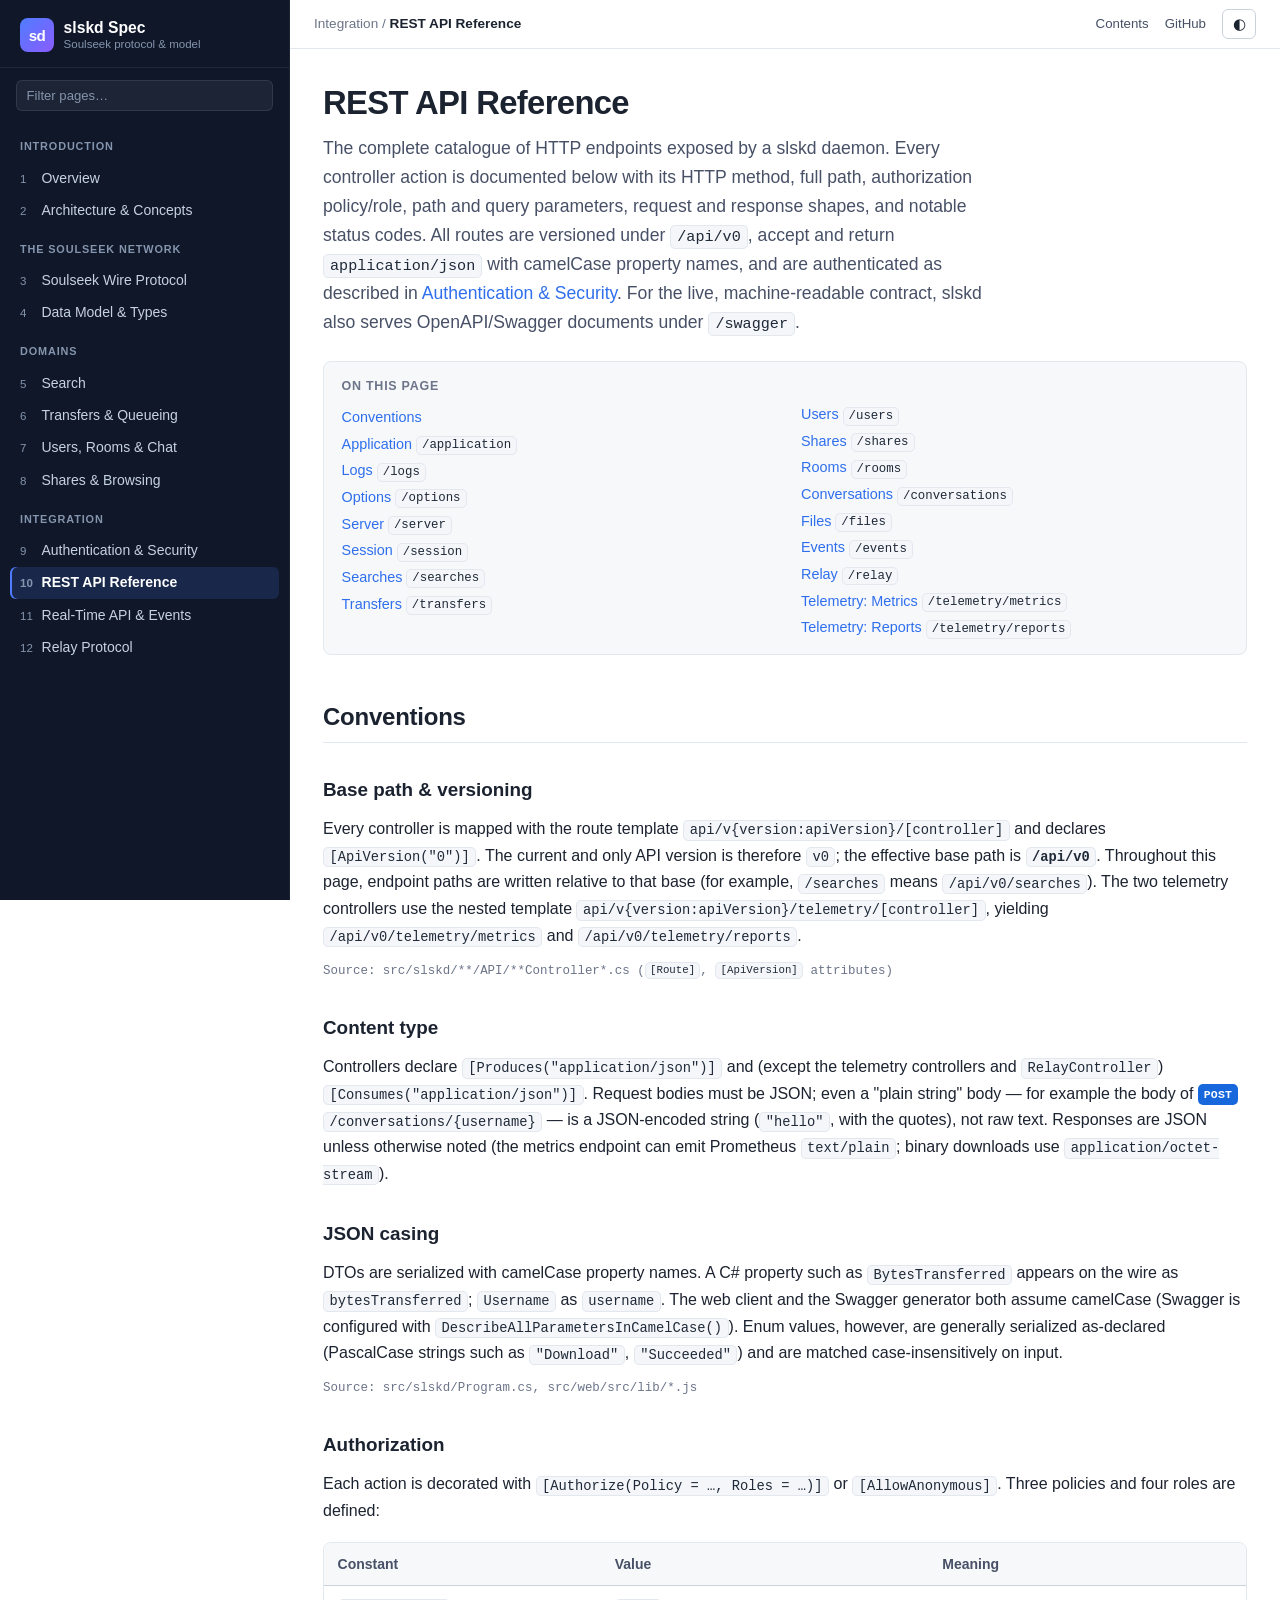
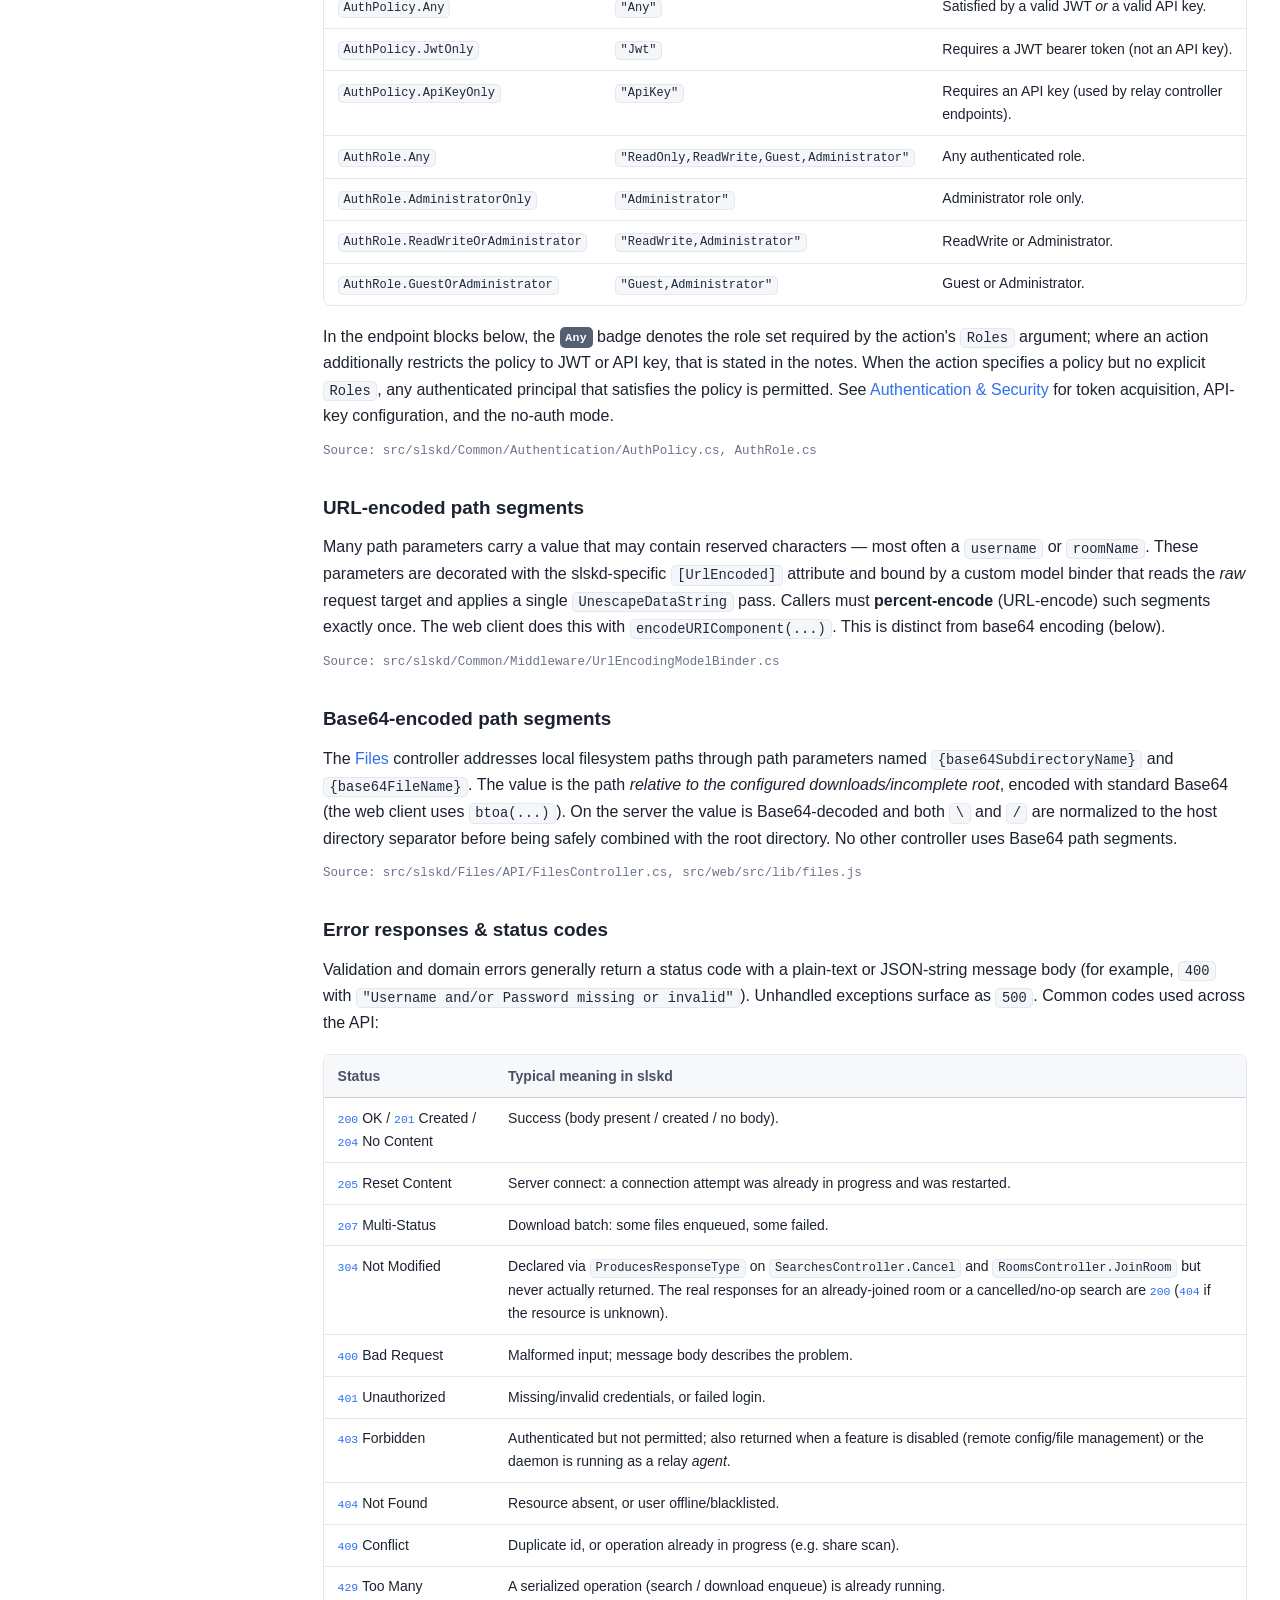
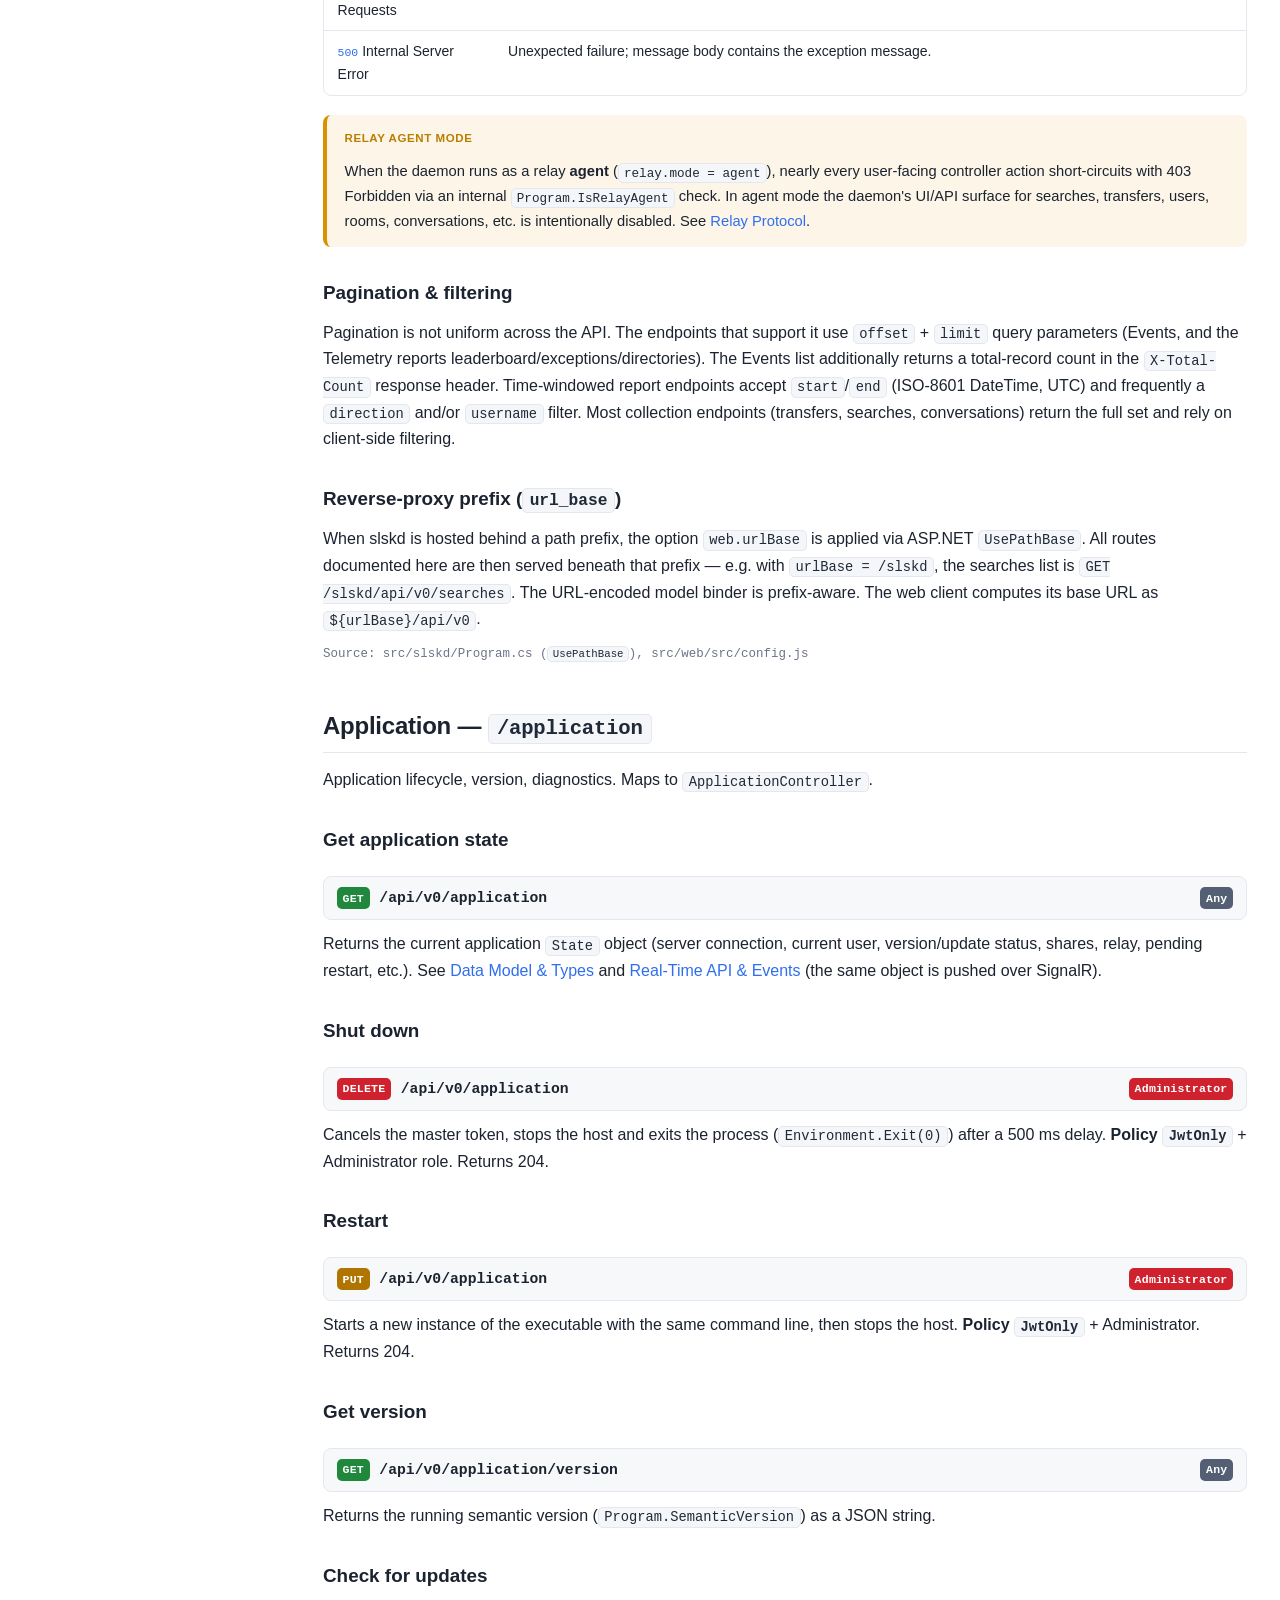
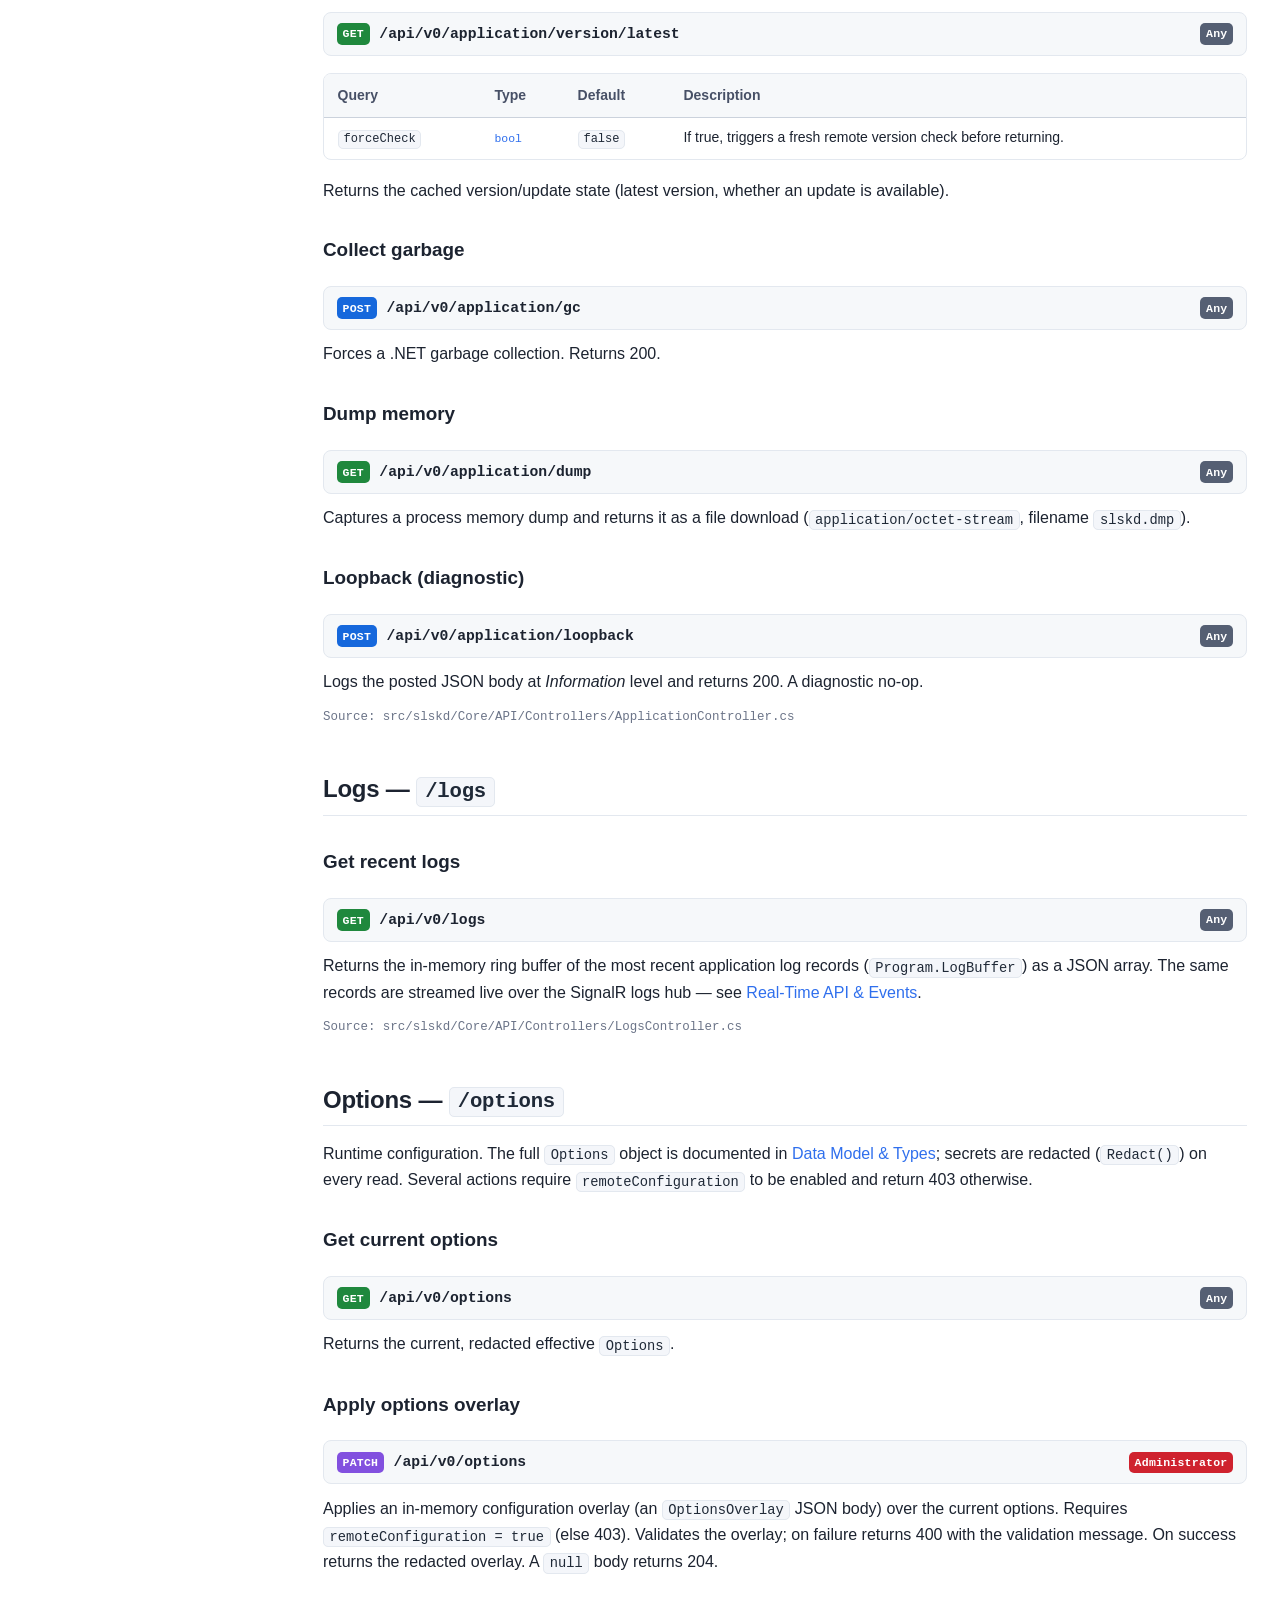
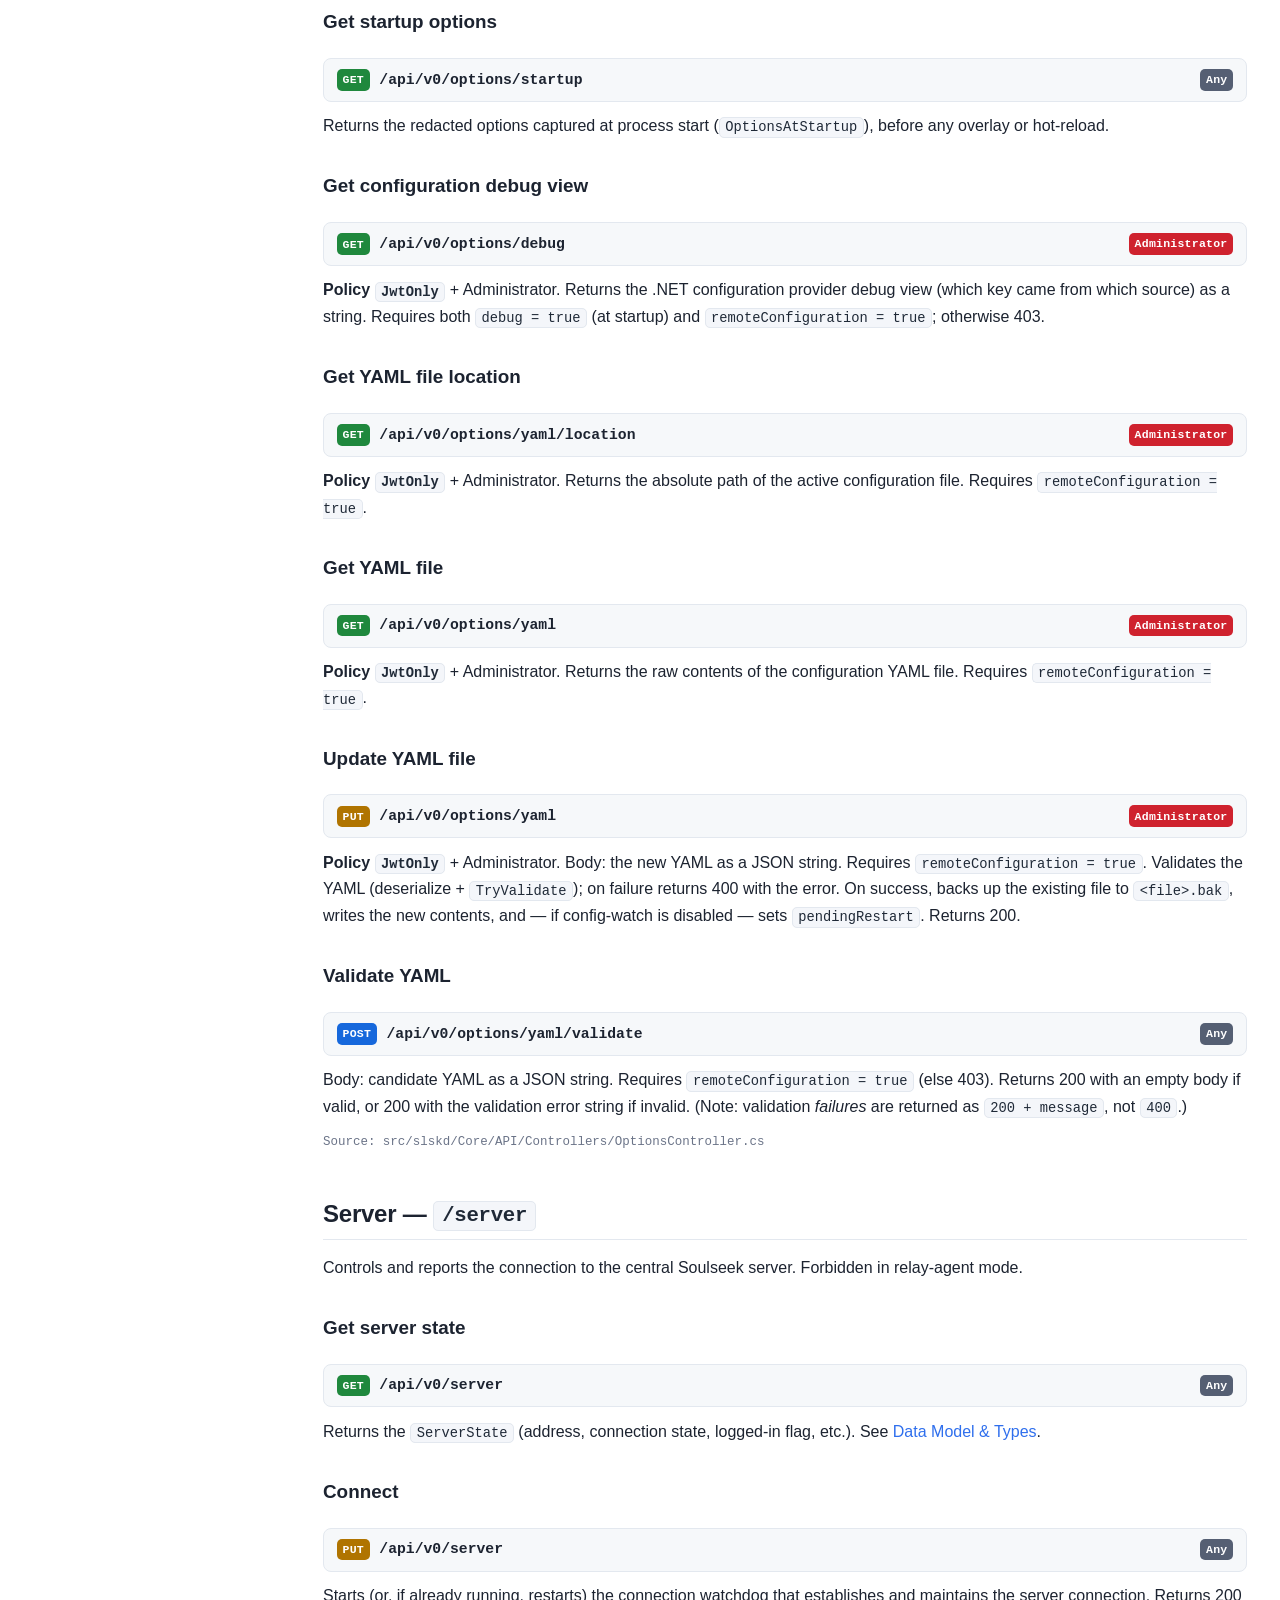
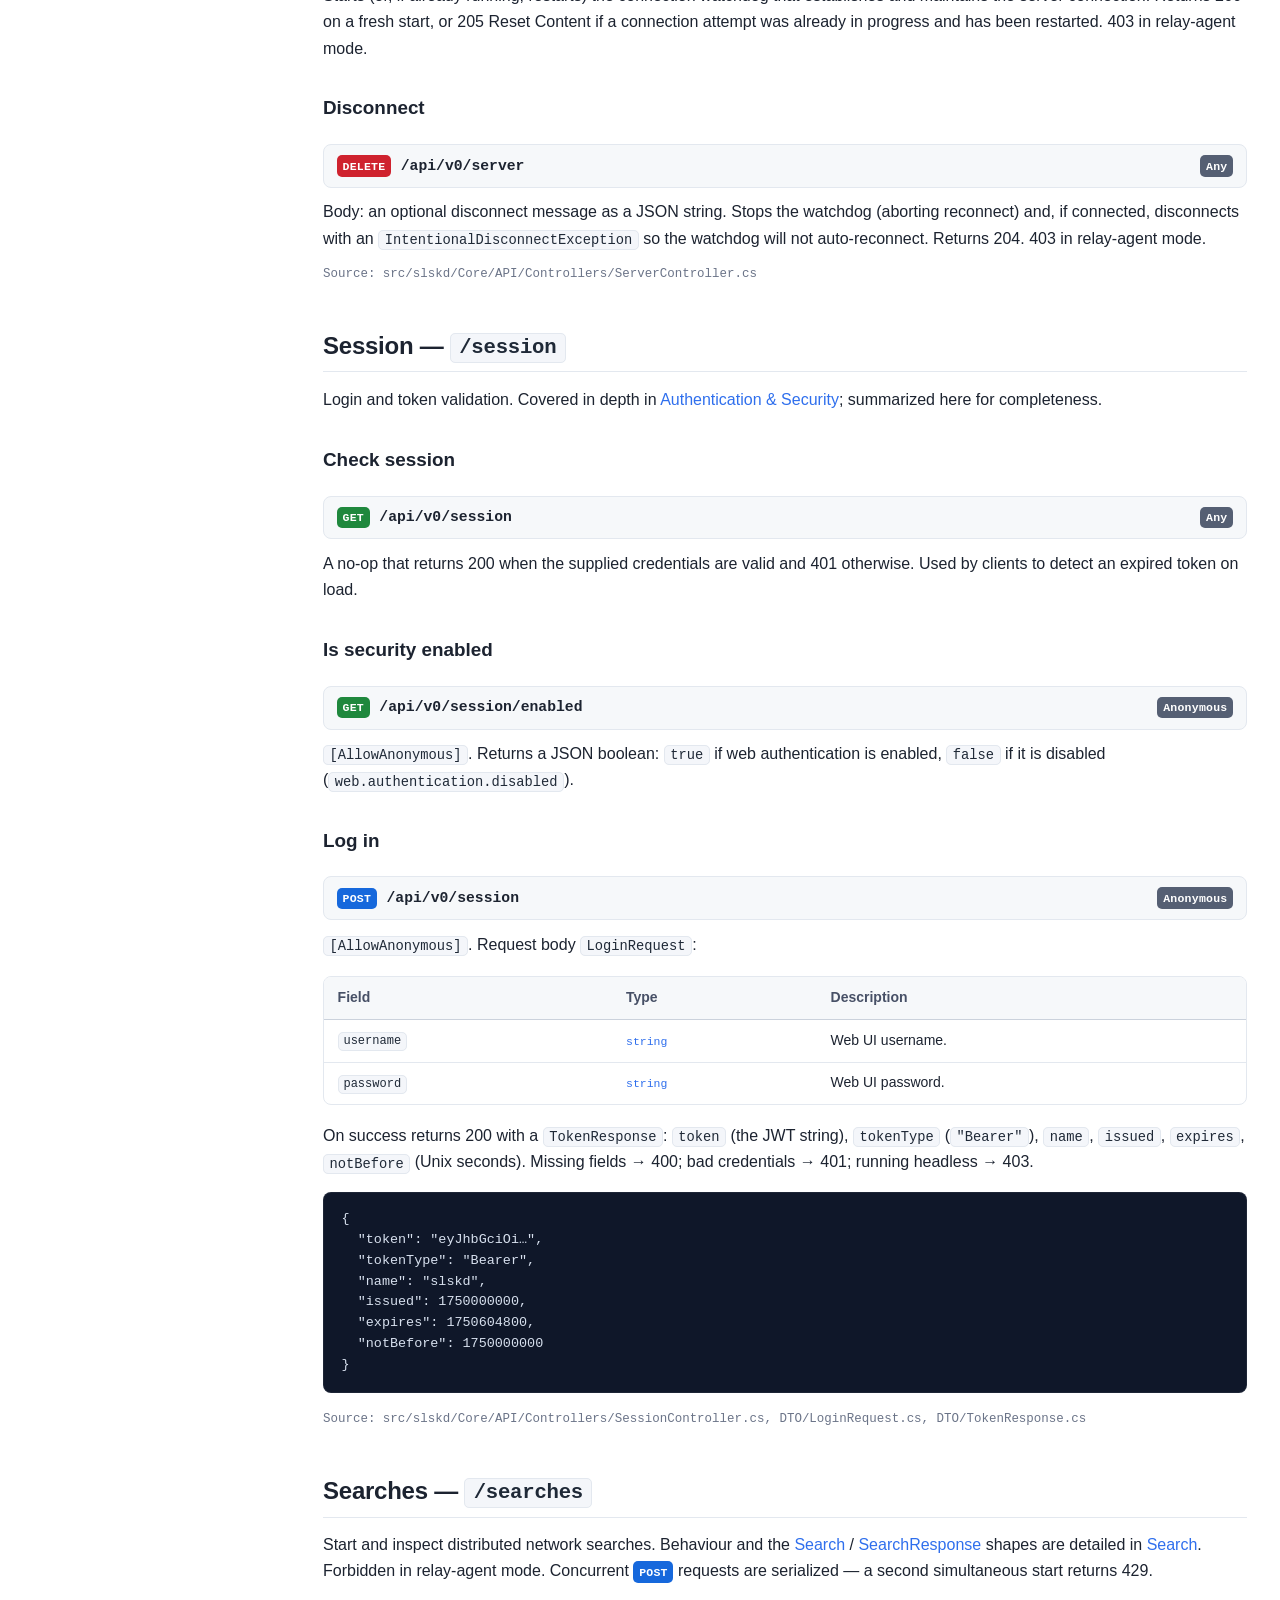
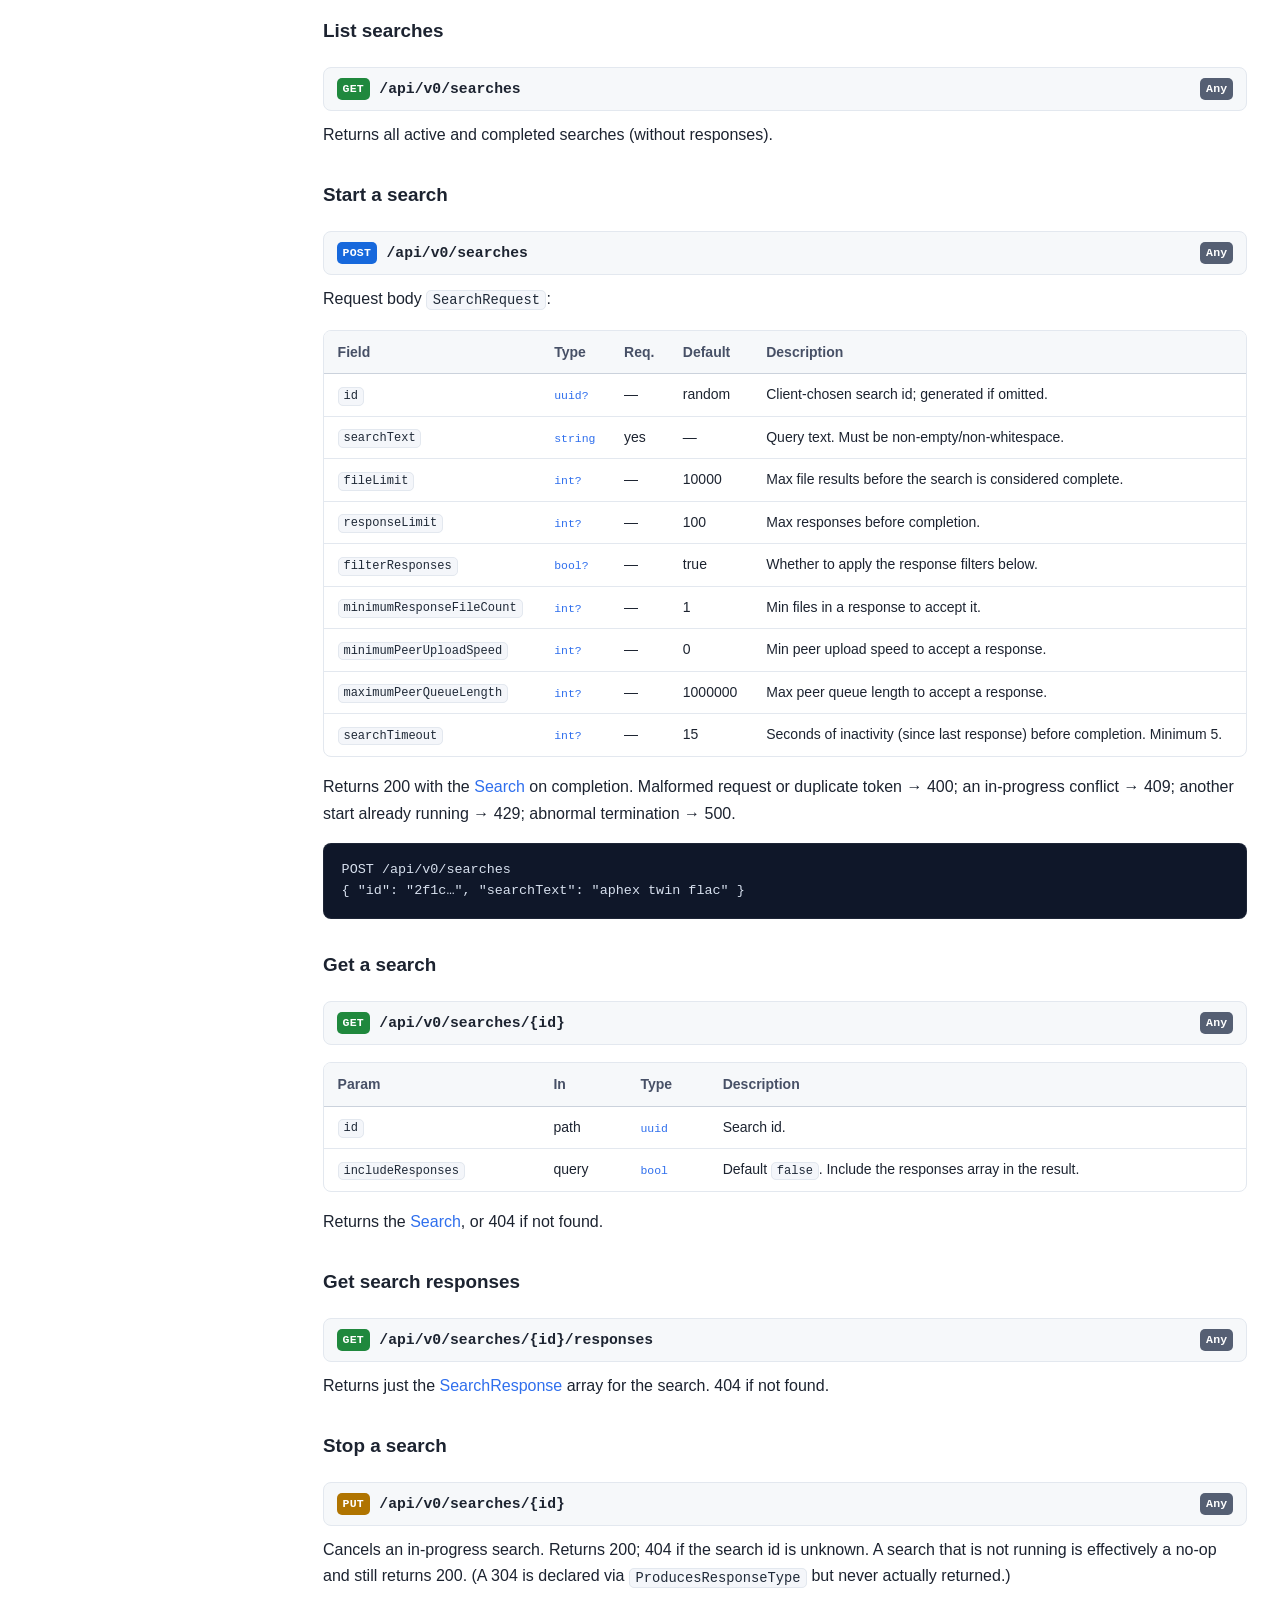
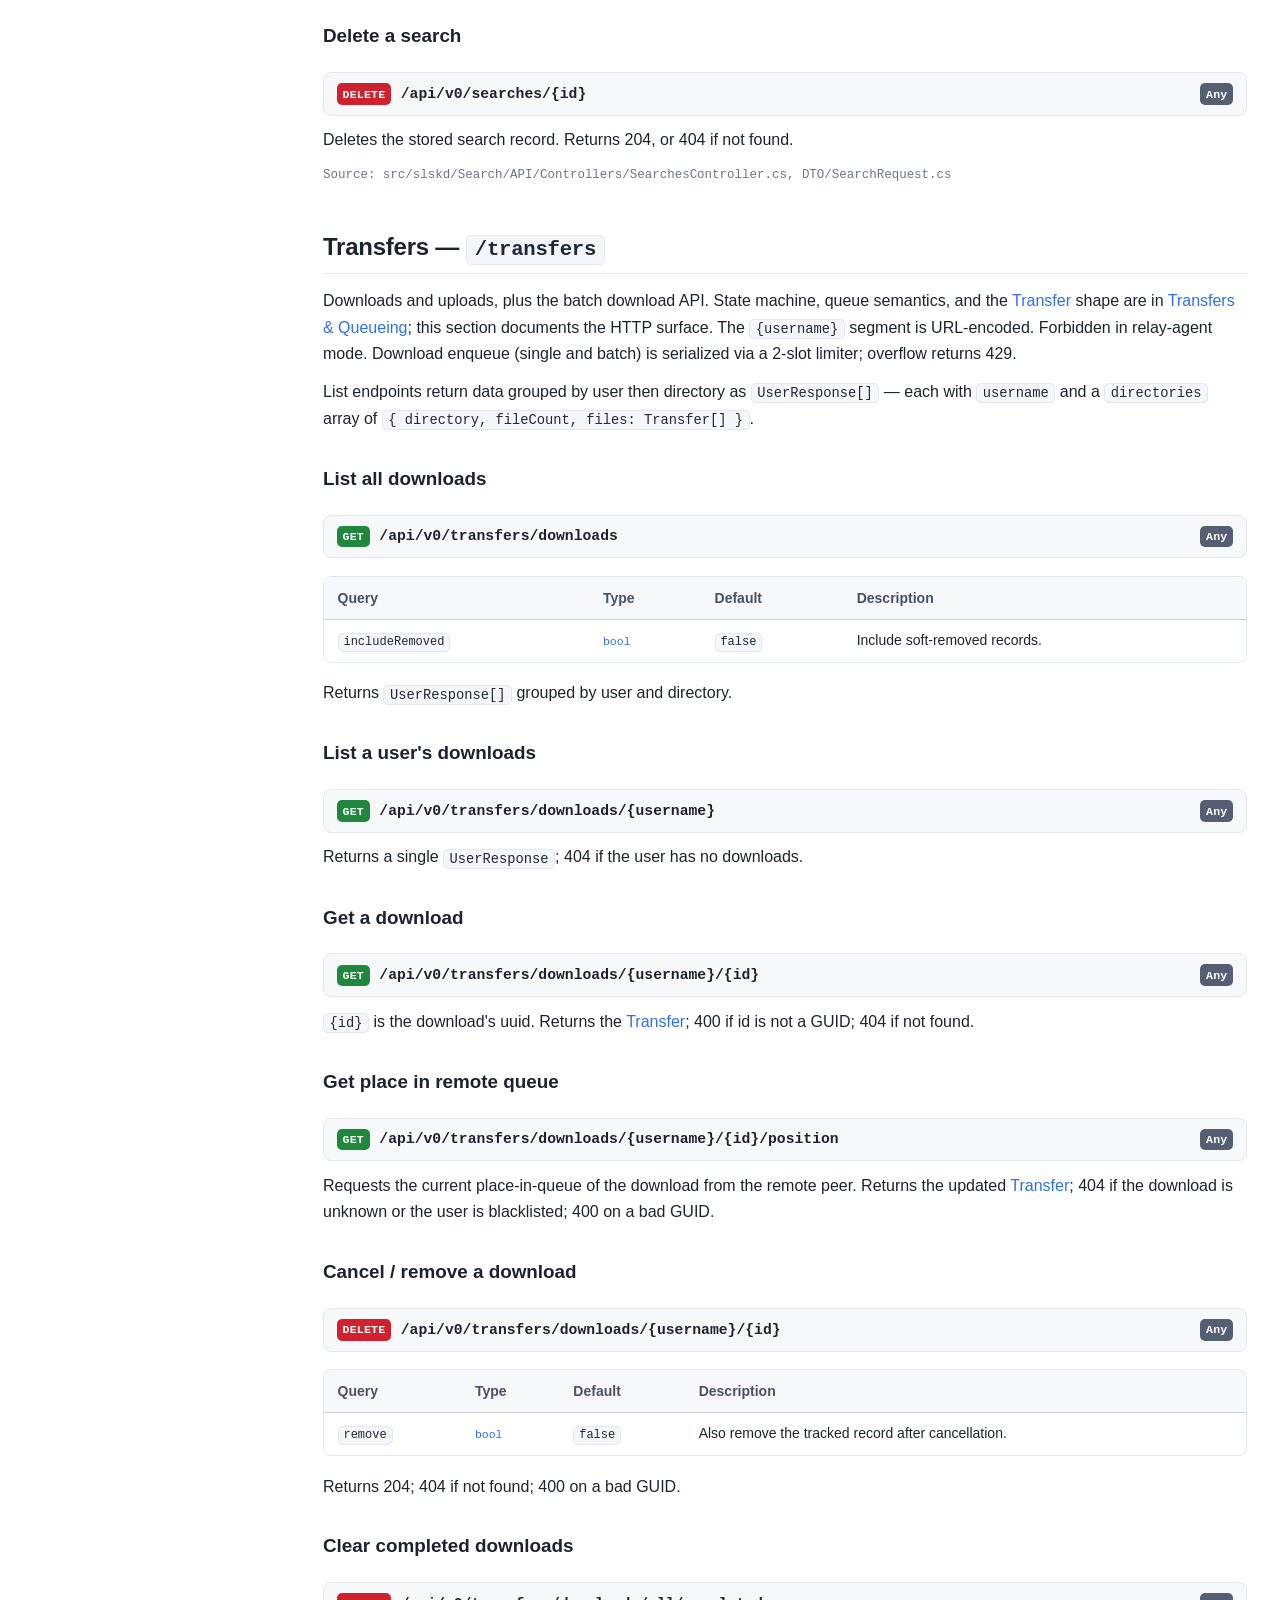
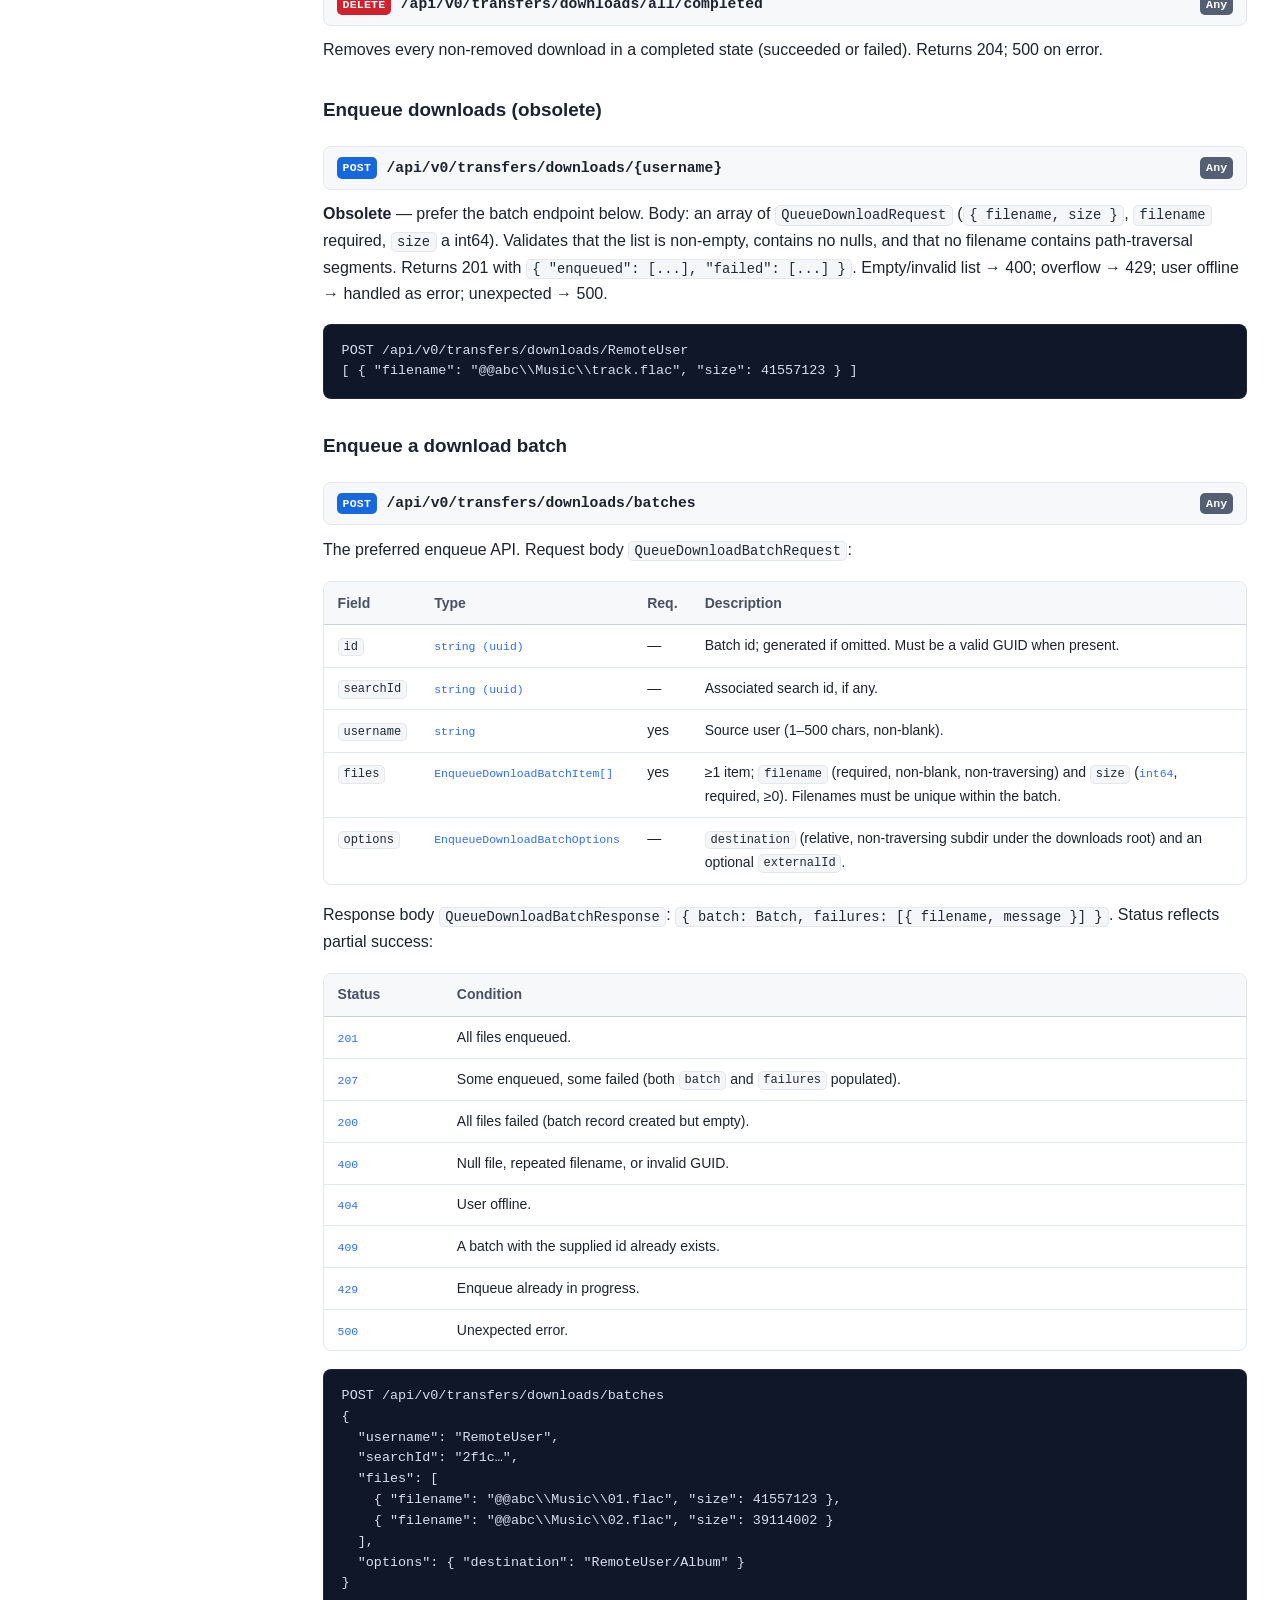
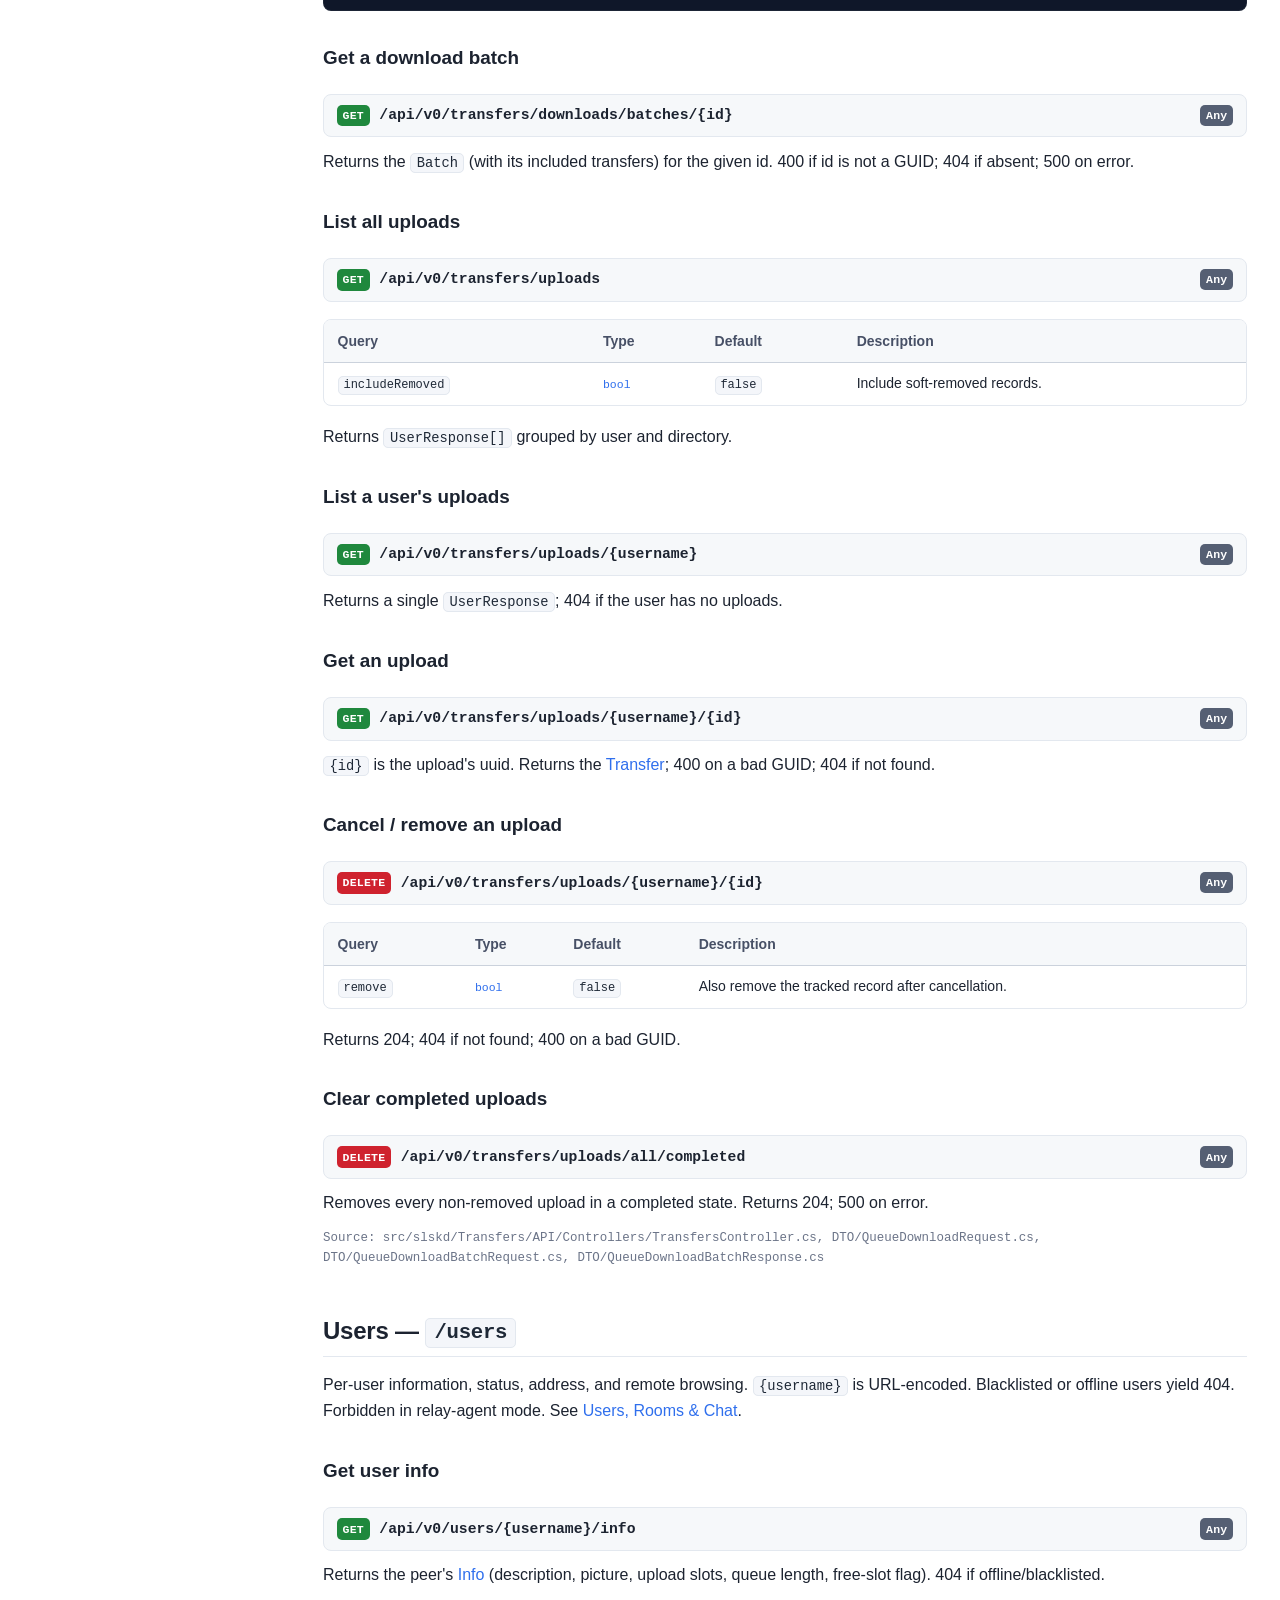
<file: wiki/rest-api.html>
<!DOCTYPE html>
<html lang="en">
<head>
<meta charset="utf-8">
<meta name="viewport" content="width=device-width, initial-scale=1">
<title>REST API Reference · slskd Protocol &amp; Model Specification</title>
<meta name="description" content="slskd / Soulseek network, protocol and data-model specification — REST API Reference. A language-agnostic reference for building clients, apps and services that interoperate with the Soulseek platform.">
<link rel="stylesheet" href="style.css">
<script>(function(){try{var t=localStorage.getItem('slskd-spec-theme');if(t){document.documentElement.setAttribute('data-theme',t);}else if(window.matchMedia&&matchMedia('(prefers-color-scheme: dark)').matches){document.documentElement.setAttribute('data-theme','dark');}}catch(e){}})();</script>
</head>
<body>
<div class="scrim"></div>
<div class="layout">
<aside class="sidebar">
  <div class="brand">
    <div class="logo">sd</div>
    <div class="brand-text">
      <span class="brand-title">slskd Spec</span>
      <span class="brand-sub">Soulseek protocol &amp; model</span>
    </div>
  </div>
  <div class="nav-filter-wrap"><input class="nav-filter" type="text" placeholder="Filter pages…" aria-label="Filter pages"></div>
  <nav>
  <div class="nav-group-label">Introduction</div>
  <ul>
    <li><a href="index.html"><span class="nav-num">1</span><span>Overview</span></a></li>
    <li><a href="architecture.html"><span class="nav-num">2</span><span>Architecture &amp; Concepts</span></a></li>
  </ul>
  <div class="nav-group-label">The Soulseek Network</div>
  <ul>
    <li><a href="soulseek-protocol.html"><span class="nav-num">3</span><span>Soulseek Wire Protocol</span></a></li>
    <li><a href="data-model.html"><span class="nav-num">4</span><span>Data Model &amp; Types</span></a></li>
  </ul>
  <div class="nav-group-label">Domains</div>
  <ul>
    <li><a href="search.html"><span class="nav-num">5</span><span>Search</span></a></li>
    <li><a href="transfers.html"><span class="nav-num">6</span><span>Transfers &amp; Queueing</span></a></li>
    <li><a href="users-rooms.html"><span class="nav-num">7</span><span>Users, Rooms &amp; Chat</span></a></li>
    <li><a href="shares.html"><span class="nav-num">8</span><span>Shares &amp; Browsing</span></a></li>
  </ul>
  <div class="nav-group-label">Integration</div>
  <ul>
    <li><a href="authentication.html"><span class="nav-num">9</span><span>Authentication &amp; Security</span></a></li>
    <li class="active"><a href="rest-api.html" aria-current="page"><span class="nav-num">10</span><span>REST API Reference</span></a></li>
    <li><a href="realtime-api.html"><span class="nav-num">11</span><span>Real-Time API &amp; Events</span></a></li>
    <li><a href="relay.html"><span class="nav-num">12</span><span>Relay Protocol</span></a></li>
  </ul>
</nav>
</aside>
<div class="main-col">
  <header class="topbar">
    <button class="menu-btn" aria-label="Toggle navigation">&#9776;</button>
    <span class="crumb">Integration / <b>REST API Reference</b></span>
    <span class="spacer"></span>
    <a class="tb-link" href="index.html#sitemap">Contents</a>
    <a class="tb-link" href="https://github.com/slskd/slskd" target="_blank" rel="noopener">GitHub</a>
    <button class="theme-toggle" aria-label="Toggle dark mode" title="Toggle theme">◐</button>
  </header>
  <main class="content">

<h1>REST API Reference</h1>
<p class="page-lede">The complete catalogue of HTTP endpoints exposed by a slskd daemon. Every controller action is documented below with its HTTP method, full path, authorization policy/role, path and query parameters, request and response shapes, and notable status codes. All routes are versioned under <code>/api/v0</code>, accept and return <code>application/json</code> with camelCase property names, and are authenticated as described in <a href="authentication.html">Authentication &amp; Security</a>. For the live, machine-readable contract, slskd also serves OpenAPI/Swagger documents under <code>/swagger</code>.</p>

<nav class="toc">
  <div class="toc-title">On this page</div>
  <ul>
    <li><a href="#conventions">Conventions</a></li>
    <li><a href="#application">Application <code>/application</code></a></li>
    <li><a href="#logs">Logs <code>/logs</code></a></li>
    <li><a href="#options">Options <code>/options</code></a></li>
    <li><a href="#server">Server <code>/server</code></a></li>
    <li><a href="#session">Session <code>/session</code></a></li>
    <li><a href="#searches">Searches <code>/searches</code></a></li>
    <li><a href="#transfers">Transfers <code>/transfers</code></a></li>
    <li><a href="#users">Users <code>/users</code></a></li>
    <li><a href="#shares">Shares <code>/shares</code></a></li>
    <li><a href="#rooms">Rooms <code>/rooms</code></a></li>
    <li><a href="#conversations">Conversations <code>/conversations</code></a></li>
    <li><a href="#files">Files <code>/files</code></a></li>
    <li><a href="#events">Events <code>/events</code></a></li>
    <li><a href="#relay">Relay <code>/relay</code></a></li>
    <li><a href="#telemetry-metrics">Telemetry: Metrics <code>/telemetry/metrics</code></a></li>
    <li><a href="#telemetry-reports">Telemetry: Reports <code>/telemetry/reports</code></a></li>
  </ul>
</nav>

<h2 id="conventions">Conventions</h2>

<h3 id="base-path">Base path &amp; versioning</h3>
<p>Every controller is mapped with the route template <code>api/v{version:apiVersion}/[controller]</code> and declares <code>[ApiVersion("0")]</code>. The current and only API version is therefore <code>v0</code>; the effective base path is <strong><code>/api/v0</code></strong>. Throughout this page, endpoint paths are written relative to that base (for example, <code>/searches</code> means <code>/api/v0/searches</code>). The two telemetry controllers use the nested template <code>api/v{version:apiVersion}/telemetry/[controller]</code>, yielding <code>/api/v0/telemetry/metrics</code> and <code>/api/v0/telemetry/reports</code>.</p>
<p class="src-ref">Source: src/slskd/**/API/**Controller*.cs (<code>[Route]</code>, <code>[ApiVersion]</code> attributes)</p>

<h3 id="content-type">Content type</h3>
<p>Controllers declare <code>[Produces("application/json")]</code> and (except the telemetry controllers and <code>RelayController</code>) <code>[Consumes("application/json")]</code>. Request bodies must be JSON; even a "plain string" body — for example the body of <span class="badge post">POST</span> <code>/conversations/{username}</code> — is a JSON-encoded string (<code>"hello"</code>, with the quotes), not raw text. Responses are JSON unless otherwise noted (the metrics endpoint can emit Prometheus <code>text/plain</code>; binary downloads use <code>application/octet-stream</code>).</p>

<h3 id="casing">JSON casing</h3>
<p>DTOs are serialized with camelCase property names. A C# property such as <code>BytesTransferred</code> appears on the wire as <code>bytesTransferred</code>; <code>Username</code> as <code>username</code>. The web client and the Swagger generator both assume camelCase (Swagger is configured with <code>DescribeAllParametersInCamelCase()</code>). Enum values, however, are generally serialized as-declared (PascalCase strings such as <code>"Download"</code>, <code>"Succeeded"</code>) and are matched case-insensitively on input.</p>
<p class="src-ref">Source: src/slskd/Program.cs, src/web/src/lib/*.js</p>

<h3 id="auth-summary">Authorization</h3>
<p>Each action is decorated with <code>[Authorize(Policy = …, Roles = …)]</code> or <code>[AllowAnonymous]</code>. Three policies and four roles are defined:</p>
<div class="table-wrap"><table>
<thead><tr><th>Constant</th><th>Value</th><th>Meaning</th></tr></thead>
<tbody>
<tr><td><code>AuthPolicy.Any</code></td><td><code>"Any"</code></td><td>Satisfied by a valid JWT <em>or</em> a valid API key.</td></tr>
<tr><td><code>AuthPolicy.JwtOnly</code></td><td><code>"Jwt"</code></td><td>Requires a JWT bearer token (not an API key).</td></tr>
<tr><td><code>AuthPolicy.ApiKeyOnly</code></td><td><code>"ApiKey"</code></td><td>Requires an API key (used by relay controller endpoints).</td></tr>
<tr><td><code>AuthRole.Any</code></td><td><code>"ReadOnly,ReadWrite,Guest,Administrator"</code></td><td>Any authenticated role.</td></tr>
<tr><td><code>AuthRole.AdministratorOnly</code></td><td><code>"Administrator"</code></td><td>Administrator role only.</td></tr>
<tr><td><code>AuthRole.ReadWriteOrAdministrator</code></td><td><code>"ReadWrite,Administrator"</code></td><td>ReadWrite or Administrator.</td></tr>
<tr><td><code>AuthRole.GuestOrAdministrator</code></td><td><code>"Guest,Administrator"</code></td><td>Guest or Administrator.</td></tr>
</tbody>
</table></div>
<p>In the endpoint blocks below, the <span class="auth"><span class="badge role any">Any</span></span> badge denotes the role set required by the action's <code>Roles</code> argument; where an action additionally restricts the policy to JWT or API key, that is stated in the notes. When the action specifies a policy but no explicit <code>Roles</code>, any authenticated principal that satisfies the policy is permitted. See <a href="authentication.html">Authentication &amp; Security</a> for token acquisition, API-key configuration, and the no-auth mode.</p>
<p class="src-ref">Source: src/slskd/Common/Authentication/AuthPolicy.cs, AuthRole.cs</p>

<h3 id="url-encoded-segments">URL-encoded path segments</h3>
<p>Many path parameters carry a value that may contain reserved characters — most often a <code>username</code> or <code>roomName</code>. These parameters are decorated with the slskd-specific <code>[UrlEncoded]</code> attribute and bound by a custom model binder that reads the <em>raw</em> request target and applies a single <code>UnescapeDataString</code> pass. Callers must <strong>percent-encode</strong> (URL-encode) such segments exactly once. The web client does this with <code>encodeURIComponent(...)</code>. This is distinct from base64 encoding (below).</p>
<p class="src-ref">Source: src/slskd/Common/Middleware/UrlEncodingModelBinder.cs</p>

<h3 id="base64-segments">Base64-encoded path segments</h3>
<p>The <a href="#files">Files</a> controller addresses local filesystem paths through path parameters named <code>{base64SubdirectoryName}</code> and <code>{base64FileName}</code>. The value is the path <em>relative to the configured downloads/incomplete root</em>, encoded with standard Base64 (the web client uses <code>btoa(...)</code>). On the server the value is Base64-decoded and both <code>\</code> and <code>/</code> are normalized to the host directory separator before being safely combined with the root directory. No other controller uses Base64 path segments.</p>
<p class="src-ref">Source: src/slskd/Files/API/FilesController.cs, src/web/src/lib/files.js</p>

<h3 id="errors">Error responses &amp; status codes</h3>
<p>Validation and domain errors generally return a status code with a plain-text or JSON-string message body (for example, <code>400</code> with <code>"Username and/or Password missing or invalid"</code>). Unhandled exceptions surface as <code>500</code>. Common codes used across the API:</p>
<div class="table-wrap"><table>
<thead><tr><th>Status</th><th>Typical meaning in slskd</th></tr></thead>
<tbody>
<tr><td><span class="type">200</span> OK / <span class="type">201</span> Created / <span class="type">204</span> No Content</td><td>Success (body present / created / no body).</td></tr>
<tr><td><span class="type">205</span> Reset Content</td><td>Server connect: a connection attempt was already in progress and was restarted.</td></tr>
<tr><td><span class="type">207</span> Multi-Status</td><td>Download batch: some files enqueued, some failed.</td></tr>
<tr><td><span class="type">304</span> Not Modified</td><td>Declared via <code>ProducesResponseType</code> on <code>SearchesController.Cancel</code> and <code>RoomsController.JoinRoom</code> but never actually returned. The real responses for an already-joined room or a cancelled/no-op search are <span class="type">200</span> (<span class="type">404</span> if the resource is unknown).</td></tr>
<tr><td><span class="type">400</span> Bad Request</td><td>Malformed input; message body describes the problem.</td></tr>
<tr><td><span class="type">401</span> Unauthorized</td><td>Missing/invalid credentials, or failed login.</td></tr>
<tr><td><span class="type">403</span> Forbidden</td><td>Authenticated but not permitted; also returned when a feature is disabled (remote config/file management) or the daemon is running as a relay <em>agent</em>.</td></tr>
<tr><td><span class="type">404</span> Not Found</td><td>Resource absent, or user offline/blacklisted.</td></tr>
<tr><td><span class="type">409</span> Conflict</td><td>Duplicate id, or operation already in progress (e.g. share scan).</td></tr>
<tr><td><span class="type">429</span> Too Many Requests</td><td>A serialized operation (search / download enqueue) is already running.</td></tr>
<tr><td><span class="type">500</span> Internal Server Error</td><td>Unexpected failure; message body contains the exception message.</td></tr>
</tbody>
</table></div>
<div class="note callout warn"><span class="label">Relay agent mode</span><p>When the daemon runs as a relay <strong>agent</strong> (<code>relay.mode = agent</code>), nearly every user-facing controller action short-circuits with <span class="type">403</span> Forbidden via an internal <code>Program.IsRelayAgent</code> check. In agent mode the daemon's UI/API surface for searches, transfers, users, rooms, conversations, etc. is intentionally disabled. See <a href="relay.html">Relay Protocol</a>.</p></div>

<h3 id="pagination">Pagination &amp; filtering</h3>
<p>Pagination is not uniform across the API. The endpoints that support it use <code>offset</code> + <code>limit</code> query parameters (Events, and the Telemetry reports leaderboard/exceptions/directories). The Events list additionally returns a total-record count in the <code>X-Total-Count</code> response header. Time-windowed report endpoints accept <code>start</code>/<code>end</code> (ISO-8601 <span class="type">DateTime</span>, UTC) and frequently a <code>direction</code> and/or <code>username</code> filter. Most collection endpoints (transfers, searches, conversations) return the full set and rely on client-side filtering.</p>

<h3 id="url-base">Reverse-proxy prefix (<code>url_base</code>)</h3>
<p>When slskd is hosted behind a path prefix, the option <code>web.urlBase</code> is applied via ASP.NET <code>UsePathBase</code>. All routes documented here are then served beneath that prefix — e.g. with <code>urlBase = /slskd</code>, the searches list is <code>GET /slskd/api/v0/searches</code>. The URL-encoded model binder is prefix-aware. The web client computes its base URL as <code>${urlBase}/api/v0</code>.</p>
<p class="src-ref">Source: src/slskd/Program.cs (<code>UsePathBase</code>), src/web/src/config.js</p>

<!-- ============================================================ APPLICATION -->
<h2 id="application">Application — <code>/application</code></h2>
<p>Application lifecycle, version, diagnostics. Maps to <code>ApplicationController</code>.</p>

<h3 id="application-get-state">Get application state</h3>
<div class="endpoint"><span class="badge get">GET</span><span class="path">/api/v0/application</span><span class="auth"><span class="badge role any">Any</span></span></div>
<p>Returns the current application <code>State</code> object (server connection, current user, version/update status, shares, relay, pending restart, etc.). See <a href="data-model.html">Data Model &amp; Types</a> and <a href="realtime-api.html">Real-Time API &amp; Events</a> (the same object is pushed over SignalR).</p>

<h3 id="application-shutdown">Shut down</h3>
<div class="endpoint"><span class="badge delete">DELETE</span><span class="path">/api/v0/application</span><span class="auth"><span class="badge role admin">Administrator</span></span></div>
<p>Cancels the master token, stops the host and exits the process (<code>Environment.Exit(0)</code>) after a 500&nbsp;ms delay. <strong>Policy <code>JwtOnly</code></strong> + Administrator role. Returns <span class="type">204</span>.</p>

<h3 id="application-restart">Restart</h3>
<div class="endpoint"><span class="badge put">PUT</span><span class="path">/api/v0/application</span><span class="auth"><span class="badge role admin">Administrator</span></span></div>
<p>Starts a new instance of the executable with the same command line, then stops the host. <strong>Policy <code>JwtOnly</code></strong> + Administrator. Returns <span class="type">204</span>.</p>

<h3 id="application-version">Get version</h3>
<div class="endpoint"><span class="badge get">GET</span><span class="path">/api/v0/application/version</span><span class="auth"><span class="badge role any">Any</span></span></div>
<p>Returns the running semantic version (<code>Program.SemanticVersion</code>) as a JSON string.</p>

<h3 id="application-version-latest">Check for updates</h3>
<div class="endpoint"><span class="badge get">GET</span><span class="path">/api/v0/application/version/latest</span><span class="auth"><span class="badge role any">Any</span></span></div>
<div class="table-wrap"><table>
<thead><tr><th>Query</th><th>Type</th><th>Default</th><th>Description</th></tr></thead>
<tbody><tr><td><code>forceCheck</code></td><td><span class="type">bool</span></td><td><code>false</code></td><td>If true, triggers a fresh remote version check before returning.</td></tr></tbody>
</table></div>
<p>Returns the cached version/update state (latest version, whether an update is available).</p>

<h3 id="application-gc">Collect garbage</h3>
<div class="endpoint"><span class="badge post">POST</span><span class="path">/api/v0/application/gc</span><span class="auth"><span class="badge role any">Any</span></span></div>
<p>Forces a .NET garbage collection. Returns <span class="type">200</span>.</p>

<h3 id="application-dump">Dump memory</h3>
<div class="endpoint"><span class="badge get">GET</span><span class="path">/api/v0/application/dump</span><span class="auth"><span class="badge role any">Any</span></span></div>
<p>Captures a process memory dump and returns it as a file download (<code>application/octet-stream</code>, filename <code>slskd.dmp</code>).</p>

<h3 id="application-loopback">Loopback (diagnostic)</h3>
<div class="endpoint"><span class="badge post">POST</span><span class="path">/api/v0/application/loopback</span><span class="auth"><span class="badge role any">Any</span></span></div>
<p>Logs the posted JSON body at <em>Information</em> level and returns <span class="type">200</span>. A diagnostic no-op.</p>
<p class="src-ref">Source: src/slskd/Core/API/Controllers/ApplicationController.cs</p>

<!-- ============================================================ LOGS -->
<h2 id="logs">Logs — <code>/logs</code></h2>
<h3 id="logs-get">Get recent logs</h3>
<div class="endpoint"><span class="badge get">GET</span><span class="path">/api/v0/logs</span><span class="auth"><span class="badge role any">Any</span></span></div>
<p>Returns the in-memory ring buffer of the most recent application log records (<code>Program.LogBuffer</code>) as a JSON array. The same records are streamed live over the SignalR logs hub — see <a href="realtime-api.html">Real-Time API &amp; Events</a>.</p>
<p class="src-ref">Source: src/slskd/Core/API/Controllers/LogsController.cs</p>

<!-- ============================================================ OPTIONS -->
<h2 id="options">Options — <code>/options</code></h2>
<p>Runtime configuration. The full <code>Options</code> object is documented in <a href="data-model.html">Data Model &amp; Types</a>; secrets are redacted (<code>Redact()</code>) on every read. Several actions require <code>remoteConfiguration</code> to be enabled and return <span class="type">403</span> otherwise.</p>

<h3 id="options-current">Get current options</h3>
<div class="endpoint"><span class="badge get">GET</span><span class="path">/api/v0/options</span><span class="auth"><span class="badge role any">Any</span></span></div>
<p>Returns the current, redacted effective <code>Options</code>.</p>

<h3 id="options-patch">Apply options overlay</h3>
<div class="endpoint"><span class="badge patch">PATCH</span><span class="path">/api/v0/options</span><span class="auth"><span class="badge role admin">Administrator</span></span></div>
<p>Applies an in-memory configuration overlay (an <code>OptionsOverlay</code> JSON body) over the current options. Requires <code>remoteConfiguration = true</code> (else <span class="type">403</span>). Validates the overlay; on failure returns <span class="type">400</span> with the validation message. On success returns the redacted overlay. A <code>null</code> body returns <span class="type">204</span>.</p>

<h3 id="options-startup">Get startup options</h3>
<div class="endpoint"><span class="badge get">GET</span><span class="path">/api/v0/options/startup</span><span class="auth"><span class="badge role any">Any</span></span></div>
<p>Returns the redacted options captured at process start (<code>OptionsAtStartup</code>), before any overlay or hot-reload.</p>

<h3 id="options-debug">Get configuration debug view</h3>
<div class="endpoint"><span class="badge get">GET</span><span class="path">/api/v0/options/debug</span><span class="auth"><span class="badge role admin">Administrator</span></span></div>
<p><strong>Policy <code>JwtOnly</code></strong> + Administrator. Returns the .NET configuration provider debug view (which key came from which source) as a string. Requires both <code>debug = true</code> (at startup) and <code>remoteConfiguration = true</code>; otherwise <span class="type">403</span>.</p>

<h3 id="options-yaml-location">Get YAML file location</h3>
<div class="endpoint"><span class="badge get">GET</span><span class="path">/api/v0/options/yaml/location</span><span class="auth"><span class="badge role admin">Administrator</span></span></div>
<p><strong>Policy <code>JwtOnly</code></strong> + Administrator. Returns the absolute path of the active configuration file. Requires <code>remoteConfiguration = true</code>.</p>

<h3 id="options-yaml-get">Get YAML file</h3>
<div class="endpoint"><span class="badge get">GET</span><span class="path">/api/v0/options/yaml</span><span class="auth"><span class="badge role admin">Administrator</span></span></div>
<p><strong>Policy <code>JwtOnly</code></strong> + Administrator. Returns the raw contents of the configuration YAML file. Requires <code>remoteConfiguration = true</code>.</p>

<h3 id="options-yaml-put">Update YAML file</h3>
<div class="endpoint"><span class="badge put">PUT</span><span class="path">/api/v0/options/yaml</span><span class="auth"><span class="badge role admin">Administrator</span></span></div>
<p><strong>Policy <code>JwtOnly</code></strong> + Administrator. Body: the new YAML as a JSON string. Requires <code>remoteConfiguration = true</code>. Validates the YAML (deserialize + <code>TryValidate</code>); on failure returns <span class="type">400</span> with the error. On success, backs up the existing file to <code>&lt;file&gt;.bak</code>, writes the new contents, and — if config-watch is disabled — sets <code>pendingRestart</code>. Returns <span class="type">200</span>.</p>

<h3 id="options-yaml-validate">Validate YAML</h3>
<div class="endpoint"><span class="badge post">POST</span><span class="path">/api/v0/options/yaml/validate</span><span class="auth"><span class="badge role any">Any</span></span></div>
<p>Body: candidate YAML as a JSON string. Requires <code>remoteConfiguration = true</code> (else <span class="type">403</span>). Returns <span class="type">200</span> with an empty body if valid, or <span class="type">200</span> with the validation error string if invalid. (Note: validation <em>failures</em> are returned as <code>200 + message</code>, not <code>400</code>.)</p>
<p class="src-ref">Source: src/slskd/Core/API/Controllers/OptionsController.cs</p>

<!-- ============================================================ SERVER -->
<h2 id="server">Server — <code>/server</code></h2>
<p>Controls and reports the connection to the central Soulseek server. Forbidden in relay-agent mode.</p>

<h3 id="server-get">Get server state</h3>
<div class="endpoint"><span class="badge get">GET</span><span class="path">/api/v0/server</span><span class="auth"><span class="badge role any">Any</span></span></div>
<p>Returns the <code>ServerState</code> (address, connection state, logged-in flag, etc.). See <a href="data-model.html">Data Model &amp; Types</a>.</p>

<h3 id="server-connect">Connect</h3>
<div class="endpoint"><span class="badge put">PUT</span><span class="path">/api/v0/server</span><span class="auth"><span class="badge role any">Any</span></span></div>
<p>Starts (or, if already running, restarts) the connection watchdog that establishes and maintains the server connection. Returns <span class="type">200</span> on a fresh start, or <span class="type">205</span> Reset Content if a connection attempt was already in progress and has been restarted. <span class="type">403</span> in relay-agent mode.</p>

<h3 id="server-disconnect">Disconnect</h3>
<div class="endpoint"><span class="badge delete">DELETE</span><span class="path">/api/v0/server</span><span class="auth"><span class="badge role any">Any</span></span></div>
<p>Body: an optional disconnect message as a JSON string. Stops the watchdog (aborting reconnect) and, if connected, disconnects with an <code>IntentionalDisconnectException</code> so the watchdog will not auto-reconnect. Returns <span class="type">204</span>. <span class="type">403</span> in relay-agent mode.</p>
<p class="src-ref">Source: src/slskd/Core/API/Controllers/ServerController.cs</p>

<!-- ============================================================ SESSION -->
<h2 id="session">Session — <code>/session</code></h2>
<p>Login and token validation. Covered in depth in <a href="authentication.html">Authentication &amp; Security</a>; summarized here for completeness.</p>

<h3 id="session-check">Check session</h3>
<div class="endpoint"><span class="badge get">GET</span><span class="path">/api/v0/session</span><span class="auth"><span class="badge role any">Any</span></span></div>
<p>A no-op that returns <span class="type">200</span> when the supplied credentials are valid and <span class="type">401</span> otherwise. Used by clients to detect an expired token on load.</p>

<h3 id="session-enabled">Is security enabled</h3>
<div class="endpoint"><span class="badge get">GET</span><span class="path">/api/v0/session/enabled</span><span class="auth"><span class="badge role any">Anonymous</span></span></div>
<p><code>[AllowAnonymous]</code>. Returns a JSON boolean: <code>true</code> if web authentication is enabled, <code>false</code> if it is disabled (<code>web.authentication.disabled</code>).</p>

<h3 id="session-login">Log in</h3>
<div class="endpoint"><span class="badge post">POST</span><span class="path">/api/v0/session</span><span class="auth"><span class="badge role any">Anonymous</span></span></div>
<p><code>[AllowAnonymous]</code>. Request body <code>LoginRequest</code>:</p>
<div class="table-wrap"><table>
<thead><tr><th>Field</th><th>Type</th><th>Description</th></tr></thead>
<tbody>
<tr><td><code>username</code></td><td><span class="type">string</span></td><td>Web UI username.</td></tr>
<tr><td><code>password</code></td><td><span class="type">string</span></td><td>Web UI password.</td></tr>
</tbody>
</table></div>
<p>On success returns <span class="type">200</span> with a <code>TokenResponse</code>: <code>token</code> (the JWT string), <code>tokenType</code> (<code>"Bearer"</code>), <code>name</code>, <code>issued</code>, <code>expires</code>, <code>notBefore</code> (Unix seconds). Missing fields → <span class="type">400</span>; bad credentials → <span class="type">401</span>; running headless → <span class="type">403</span>.</p>
<pre><code>{
  "token": "eyJhbGciOi…",
  "tokenType": "Bearer",
  "name": "slskd",
  "issued": 1750000000,
  "expires": 1750604800,
  "notBefore": 1750000000
}</code></pre>
<p class="src-ref">Source: src/slskd/Core/API/Controllers/SessionController.cs, DTO/LoginRequest.cs, DTO/TokenResponse.cs</p>

<!-- ============================================================ SEARCHES -->
<h2 id="searches">Searches — <code>/searches</code></h2>
<p>Start and inspect distributed network searches. Behaviour and the <a href="data-model.html#search">Search</a> / <a href="data-model.html#response">SearchResponse</a> shapes are detailed in <a href="search.html">Search</a>. Forbidden in relay-agent mode. Concurrent <span class="badge post">POST</span> requests are serialized — a second simultaneous start returns <span class="type">429</span>.</p>

<h3 id="searches-list">List searches</h3>
<div class="endpoint"><span class="badge get">GET</span><span class="path">/api/v0/searches</span><span class="auth"><span class="badge role any">Any</span></span></div>
<p>Returns all active and completed searches (without responses).</p>

<h3 id="searches-post">Start a search</h3>
<div class="endpoint"><span class="badge post">POST</span><span class="path">/api/v0/searches</span><span class="auth"><span class="badge role any">Any</span></span></div>
<p>Request body <code>SearchRequest</code>:</p>
<div class="table-wrap"><table>
<thead><tr><th>Field</th><th>Type</th><th>Req.</th><th>Default</th><th>Description</th></tr></thead>
<tbody>
<tr><td><code>id</code></td><td><span class="type">uuid?</span></td><td>—</td><td>random</td><td>Client-chosen search id; generated if omitted.</td></tr>
<tr><td><code>searchText</code></td><td><span class="type">string</span></td><td>yes</td><td>—</td><td>Query text. Must be non-empty/non-whitespace.</td></tr>
<tr><td><code>fileLimit</code></td><td><span class="type">int?</span></td><td>—</td><td>10000</td><td>Max file results before the search is considered complete.</td></tr>
<tr><td><code>responseLimit</code></td><td><span class="type">int?</span></td><td>—</td><td>100</td><td>Max responses before completion.</td></tr>
<tr><td><code>filterResponses</code></td><td><span class="type">bool?</span></td><td>—</td><td>true</td><td>Whether to apply the response filters below.</td></tr>
<tr><td><code>minimumResponseFileCount</code></td><td><span class="type">int?</span></td><td>—</td><td>1</td><td>Min files in a response to accept it.</td></tr>
<tr><td><code>minimumPeerUploadSpeed</code></td><td><span class="type">int?</span></td><td>—</td><td>0</td><td>Min peer upload speed to accept a response.</td></tr>
<tr><td><code>maximumPeerQueueLength</code></td><td><span class="type">int?</span></td><td>—</td><td>1000000</td><td>Max peer queue length to accept a response.</td></tr>
<tr><td><code>searchTimeout</code></td><td><span class="type">int?</span></td><td>—</td><td>15</td><td>Seconds of inactivity (since last response) before completion. Minimum 5.</td></tr>
</tbody>
</table></div>
<p>Returns <span class="type">200</span> with the <a href="data-model.html#search">Search</a> on completion. Malformed request or duplicate token → <span class="type">400</span>; an in-progress conflict → <span class="type">409</span>; another start already running → <span class="type">429</span>; abnormal termination → <span class="type">500</span>.</p>
<pre><code>POST /api/v0/searches
{ "id": "2f1c…", "searchText": "aphex twin flac" }</code></pre>

<h3 id="searches-get">Get a search</h3>
<div class="endpoint"><span class="badge get">GET</span><span class="path">/api/v0/searches/{id}</span><span class="auth"><span class="badge role any">Any</span></span></div>
<div class="table-wrap"><table>
<thead><tr><th>Param</th><th>In</th><th>Type</th><th>Description</th></tr></thead>
<tbody>
<tr><td><code>id</code></td><td>path</td><td><span class="type">uuid</span></td><td>Search id.</td></tr>
<tr><td><code>includeResponses</code></td><td>query</td><td><span class="type">bool</span></td><td>Default <code>false</code>. Include the responses array in the result.</td></tr>
</tbody>
</table></div>
<p>Returns the <a href="data-model.html#search">Search</a>, or <span class="type">404</span> if not found.</p>

<h3 id="searches-responses">Get search responses</h3>
<div class="endpoint"><span class="badge get">GET</span><span class="path">/api/v0/searches/{id}/responses</span><span class="auth"><span class="badge role any">Any</span></span></div>
<p>Returns just the <a href="data-model.html#response">SearchResponse</a> array for the search. <span class="type">404</span> if not found.</p>

<h3 id="searches-cancel">Stop a search</h3>
<div class="endpoint"><span class="badge put">PUT</span><span class="path">/api/v0/searches/{id}</span><span class="auth"><span class="badge role any">Any</span></span></div>
<p>Cancels an in-progress search. Returns <span class="type">200</span>; <span class="type">404</span> if the search id is unknown. A search that is not running is effectively a no-op and still returns <span class="type">200</span>. (A <span class="type">304</span> is declared via <code>ProducesResponseType</code> but never actually returned.)</p>

<h3 id="searches-delete">Delete a search</h3>
<div class="endpoint"><span class="badge delete">DELETE</span><span class="path">/api/v0/searches/{id}</span><span class="auth"><span class="badge role any">Any</span></span></div>
<p>Deletes the stored search record. Returns <span class="type">204</span>, or <span class="type">404</span> if not found.</p>
<p class="src-ref">Source: src/slskd/Search/API/Controllers/SearchesController.cs, DTO/SearchRequest.cs</p>

<!-- ============================================================ TRANSFERS -->
<h2 id="transfers">Transfers — <code>/transfers</code></h2>
<p>Downloads and uploads, plus the batch download API. State machine, queue semantics, and the <a href="data-model.html#transfer">Transfer</a> shape are in <a href="transfers.html">Transfers &amp; Queueing</a>; this section documents the HTTP surface. The <code>{username}</code> segment is URL-encoded. Forbidden in relay-agent mode. Download enqueue (single and batch) is serialized via a 2-slot limiter; overflow returns <span class="type">429</span>.</p>
<p>List endpoints return data grouped by user then directory as <code>UserResponse[]</code> — each with <code>username</code> and a <code>directories</code> array of <code>{ directory, fileCount, files: Transfer[] }</code>.</p>

<h3 id="transfers-downloads-list">List all downloads</h3>
<div class="endpoint"><span class="badge get">GET</span><span class="path">/api/v0/transfers/downloads</span><span class="auth"><span class="badge role any">Any</span></span></div>
<div class="table-wrap"><table><thead><tr><th>Query</th><th>Type</th><th>Default</th><th>Description</th></tr></thead>
<tbody><tr><td><code>includeRemoved</code></td><td><span class="type">bool</span></td><td><code>false</code></td><td>Include soft-removed records.</td></tr></tbody></table></div>
<p>Returns <code>UserResponse[]</code> grouped by user and directory.</p>

<h3 id="transfers-downloads-user">List a user's downloads</h3>
<div class="endpoint"><span class="badge get">GET</span><span class="path">/api/v0/transfers/downloads/{username}</span><span class="auth"><span class="badge role any">Any</span></span></div>
<p>Returns a single <code>UserResponse</code>; <span class="type">404</span> if the user has no downloads.</p>

<h3 id="transfers-download-get">Get a download</h3>
<div class="endpoint"><span class="badge get">GET</span><span class="path">/api/v0/transfers/downloads/{username}/{id}</span><span class="auth"><span class="badge role any">Any</span></span></div>
<p><code>{id}</code> is the download's <span class="type">uuid</span>. Returns the <a href="data-model.html#transfer">Transfer</a>; <span class="type">400</span> if id is not a GUID; <span class="type">404</span> if not found.</p>

<h3 id="transfers-download-position">Get place in remote queue</h3>
<div class="endpoint"><span class="badge get">GET</span><span class="path">/api/v0/transfers/downloads/{username}/{id}/position</span><span class="auth"><span class="badge role any">Any</span></span></div>
<p>Requests the current place-in-queue of the download from the remote peer. Returns the updated <a href="data-model.html#transfer">Transfer</a>; <span class="type">404</span> if the download is unknown or the user is blacklisted; <span class="type">400</span> on a bad GUID.</p>

<h3 id="transfers-download-cancel">Cancel / remove a download</h3>
<div class="endpoint"><span class="badge delete">DELETE</span><span class="path">/api/v0/transfers/downloads/{username}/{id}</span><span class="auth"><span class="badge role any">Any</span></span></div>
<div class="table-wrap"><table><thead><tr><th>Query</th><th>Type</th><th>Default</th><th>Description</th></tr></thead>
<tbody><tr><td><code>remove</code></td><td><span class="type">bool</span></td><td><code>false</code></td><td>Also remove the tracked record after cancellation.</td></tr></tbody></table></div>
<p>Returns <span class="type">204</span>; <span class="type">404</span> if not found; <span class="type">400</span> on a bad GUID.</p>

<h3 id="transfers-downloads-clear">Clear completed downloads</h3>
<div class="endpoint"><span class="badge delete">DELETE</span><span class="path">/api/v0/transfers/downloads/all/completed</span><span class="auth"><span class="badge role any">Any</span></span></div>
<p>Removes every non-removed download in a completed state (succeeded or failed). Returns <span class="type">204</span>; <span class="type">500</span> on error.</p>

<h3 id="transfers-downloads-enqueue">Enqueue downloads (obsolete)</h3>
<div class="endpoint"><span class="badge post">POST</span><span class="path">/api/v0/transfers/downloads/{username}</span><span class="auth"><span class="badge role any">Any</span></span></div>
<p><strong>Obsolete</strong> — prefer the batch endpoint below. Body: an array of <code>QueueDownloadRequest</code> (<code>{ filename, size }</code>, <code>filename</code> required, <code>size</code> a <span class="type">int64</span>). Validates that the list is non-empty, contains no nulls, and that no filename contains path-traversal segments. Returns <span class="type">201</span> with <code>{ "enqueued": [...], "failed": [...] }</code>. Empty/invalid list → <span class="type">400</span>; overflow → <span class="type">429</span>; user offline → handled as error; unexpected → <span class="type">500</span>.</p>
<pre><code>POST /api/v0/transfers/downloads/RemoteUser
[ { "filename": "@@abc\\Music\\track.flac", "size": 41557123 } ]</code></pre>

<h3 id="transfers-downloads-batch">Enqueue a download batch</h3>
<div class="endpoint"><span class="badge post">POST</span><span class="path">/api/v0/transfers/downloads/batches</span><span class="auth"><span class="badge role any">Any</span></span></div>
<p>The preferred enqueue API. Request body <code>QueueDownloadBatchRequest</code>:</p>
<div class="table-wrap"><table>
<thead><tr><th>Field</th><th>Type</th><th>Req.</th><th>Description</th></tr></thead>
<tbody>
<tr><td><code>id</code></td><td><span class="type">string (uuid)</span></td><td>—</td><td>Batch id; generated if omitted. Must be a valid GUID when present.</td></tr>
<tr><td><code>searchId</code></td><td><span class="type">string (uuid)</span></td><td>—</td><td>Associated search id, if any.</td></tr>
<tr><td><code>username</code></td><td><span class="type">string</span></td><td>yes</td><td>Source user (1–500 chars, non-blank).</td></tr>
<tr><td><code>files</code></td><td><span class="type">EnqueueDownloadBatchItem[]</span></td><td>yes</td><td>≥1 item; <code>filename</code> (required, non-blank, non-traversing) and <code>size</code> (<span class="type">int64</span>, required, ≥0). Filenames must be unique within the batch.</td></tr>
<tr><td><code>options</code></td><td><span class="type">EnqueueDownloadBatchOptions</span></td><td>—</td><td><code>destination</code> (relative, non-traversing subdir under the downloads root) and an optional <code>externalId</code>.</td></tr>
</tbody>
</table></div>
<p>Response body <code>QueueDownloadBatchResponse</code>: <code>{ batch: Batch, failures: [{ filename, message }] }</code>. Status reflects partial success:</p>
<div class="table-wrap"><table>
<thead><tr><th>Status</th><th>Condition</th></tr></thead>
<tbody>
<tr><td><span class="type">201</span></td><td>All files enqueued.</td></tr>
<tr><td><span class="type">207</span></td><td>Some enqueued, some failed (both <code>batch</code> and <code>failures</code> populated).</td></tr>
<tr><td><span class="type">200</span></td><td>All files failed (batch record created but empty).</td></tr>
<tr><td><span class="type">400</span></td><td>Null file, repeated filename, or invalid GUID.</td></tr>
<tr><td><span class="type">404</span></td><td>User offline.</td></tr>
<tr><td><span class="type">409</span></td><td>A batch with the supplied id already exists.</td></tr>
<tr><td><span class="type">429</span></td><td>Enqueue already in progress.</td></tr>
<tr><td><span class="type">500</span></td><td>Unexpected error.</td></tr>
</tbody>
</table></div>
<pre><code>POST /api/v0/transfers/downloads/batches
{
  "username": "RemoteUser",
  "searchId": "2f1c…",
  "files": [
    { "filename": "@@abc\\Music\\01.flac", "size": 41557123 },
    { "filename": "@@abc\\Music\\02.flac", "size": 39114002 }
  ],
  "options": { "destination": "RemoteUser/Album" }
}</code></pre>

<h3 id="transfers-batch-get">Get a download batch</h3>
<div class="endpoint"><span class="badge get">GET</span><span class="path">/api/v0/transfers/downloads/batches/{id}</span><span class="auth"><span class="badge role any">Any</span></span></div>
<p>Returns the <code>Batch</code> (with its included transfers) for the given id. <span class="type">400</span> if id is not a GUID; <span class="type">404</span> if absent; <span class="type">500</span> on error.</p>

<h3 id="transfers-uploads-list">List all uploads</h3>
<div class="endpoint"><span class="badge get">GET</span><span class="path">/api/v0/transfers/uploads</span><span class="auth"><span class="badge role any">Any</span></span></div>
<div class="table-wrap"><table><thead><tr><th>Query</th><th>Type</th><th>Default</th><th>Description</th></tr></thead>
<tbody><tr><td><code>includeRemoved</code></td><td><span class="type">bool</span></td><td><code>false</code></td><td>Include soft-removed records.</td></tr></tbody></table></div>
<p>Returns <code>UserResponse[]</code> grouped by user and directory.</p>

<h3 id="transfers-uploads-user">List a user's uploads</h3>
<div class="endpoint"><span class="badge get">GET</span><span class="path">/api/v0/transfers/uploads/{username}</span><span class="auth"><span class="badge role any">Any</span></span></div>
<p>Returns a single <code>UserResponse</code>; <span class="type">404</span> if the user has no uploads.</p>

<h3 id="transfers-upload-get">Get an upload</h3>
<div class="endpoint"><span class="badge get">GET</span><span class="path">/api/v0/transfers/uploads/{username}/{id}</span><span class="auth"><span class="badge role any">Any</span></span></div>
<p><code>{id}</code> is the upload's <span class="type">uuid</span>. Returns the <a href="data-model.html#transfer">Transfer</a>; <span class="type">400</span> on a bad GUID; <span class="type">404</span> if not found.</p>

<h3 id="transfers-upload-cancel">Cancel / remove an upload</h3>
<div class="endpoint"><span class="badge delete">DELETE</span><span class="path">/api/v0/transfers/uploads/{username}/{id}</span><span class="auth"><span class="badge role any">Any</span></span></div>
<div class="table-wrap"><table><thead><tr><th>Query</th><th>Type</th><th>Default</th><th>Description</th></tr></thead>
<tbody><tr><td><code>remove</code></td><td><span class="type">bool</span></td><td><code>false</code></td><td>Also remove the tracked record after cancellation.</td></tr></tbody></table></div>
<p>Returns <span class="type">204</span>; <span class="type">404</span> if not found; <span class="type">400</span> on a bad GUID.</p>

<h3 id="transfers-uploads-clear">Clear completed uploads</h3>
<div class="endpoint"><span class="badge delete">DELETE</span><span class="path">/api/v0/transfers/uploads/all/completed</span><span class="auth"><span class="badge role any">Any</span></span></div>
<p>Removes every non-removed upload in a completed state. Returns <span class="type">204</span>; <span class="type">500</span> on error.</p>
<p class="src-ref">Source: src/slskd/Transfers/API/Controllers/TransfersController.cs, DTO/QueueDownloadRequest.cs, DTO/QueueDownloadBatchRequest.cs, DTO/QueueDownloadBatchResponse.cs</p>

<!-- ============================================================ USERS -->
<h2 id="users">Users — <code>/users</code></h2>
<p>Per-user information, status, address, and remote browsing. <code>{username}</code> is URL-encoded. Blacklisted or offline users yield <span class="type">404</span>. Forbidden in relay-agent mode. See <a href="users-rooms.html">Users, Rooms &amp; Chat</a>.</p>

<h3 id="users-info">Get user info</h3>
<div class="endpoint"><span class="badge get">GET</span><span class="path">/api/v0/users/{username}/info</span><span class="auth"><span class="badge role any">Any</span></span></div>
<p>Returns the peer's <a href="data-model.html#user-info">Info</a> (description, picture, upload slots, queue length, free-slot flag). <span class="type">404</span> if offline/blacklisted.</p>

<h3 id="users-status">Get user status</h3>
<div class="endpoint"><span class="badge get">GET</span><span class="path">/api/v0/users/{username}/status</span><span class="auth"><span class="badge role any">Any</span></span></div>
<p>Returns the user's <a href="data-model.html#user-status">Status</a> (presence, privileged flag). <span class="type">404</span> if offline/blacklisted.</p>

<h3 id="users-endpoint">Get user endpoint</h3>
<div class="endpoint"><span class="badge get">GET</span><span class="path">/api/v0/users/{username}/endpoint</span><span class="auth"><span class="badge role any">Any</span></span></div>
<p>Returns the peer's <code>IPEndPoint</code> (<code>{ address, port, ... }</code>). <span class="type">404</span> if offline/blacklisted.</p>

<h3 id="users-browse">Browse a user's shares</h3>
<div class="endpoint"><span class="badge get">GET</span><span class="path">/api/v0/users/{username}/browse</span><span class="auth"><span class="badge role any">Any</span></span></div>
<p>Performs a full browse and returns the peer's shared <a href="data-model.html#directory">Directory</a> tree. Browse progress is tracked for ~5&nbsp;s after completion (see status, below). <span class="type">404</span> if offline/blacklisted.</p>

<h3 id="users-browse-status">Browse status</h3>
<div class="endpoint"><span class="badge get">GET</span><span class="path">/api/v0/users/{username}/browse/status</span><span class="auth"><span class="badge role any">Any</span></span></div>
<p>Returns the progress of an in-flight browse as a <span class="type">decimal</span> percentage. <span class="type">404</span> if no browse is in progress for the user.</p>

<h3 id="users-directory">Get a user's directory contents</h3>
<div class="endpoint"><span class="badge post">POST</span><span class="path">/api/v0/users/{username}/directory</span><span class="auth"><span class="badge role any">Any</span></span></div>
<p>Request body <code>DirectoryContentsRequest</code>: <code>{ "directory": "..." }</code> — the remote directory path to fetch. Returns the directory's contents as a <a href="data-model.html#directory">Directory</a> set. Missing/empty <code>directory</code> → <span class="type">400</span>; offline/blacklisted → <span class="type">404</span>.</p>
<p class="src-ref">Source: src/slskd/Users/API/Controllers/UsersController.cs, DTO/DirectoryContentsRequest.cs</p>

<!-- ============================================================ SHARES -->
<h2 id="shares">Shares — <code>/shares</code></h2>
<p>This daemon's own shared content and share-scan control. The <a href="data-model.html#share">Share</a> and <a href="data-model.html#directory">Directory</a> shapes are in the data model; behaviour is in <a href="shares.html">Shares &amp; Browsing</a>.</p>

<h3 id="shares-list">List shares</h3>
<div class="endpoint"><span class="badge get">GET</span><span class="path">/api/v0/shares</span><span class="auth"><span class="badge role any">Any</span></span></div>
<p>Returns a dictionary keyed by host name, each value a list of that host's <a href="data-model.html#share">Share</a> definitions: <code>{ "&lt;hostName&gt;": [ Share, … ] }</code>.</p>

<h3 id="shares-get">Get a share</h3>
<div class="endpoint"><span class="badge get">GET</span><span class="path">/api/v0/shares/{id}</span><span class="auth"><span class="badge role any">Any</span></span></div>
<p>Returns the <a href="data-model.html#share">Share</a> with the matching <code>id</code> across all hosts. <span class="type">404</span> if not found.</p>

<h3 id="shares-contents">Browse all shared contents</h3>
<div class="endpoint"><span class="badge get">GET</span><span class="path">/api/v0/shares/contents</span><span class="auth"><span class="badge role any">Any</span></span></div>
<p>Returns the full set of shared <a href="data-model.html#directory">Directory</a> records (the same tree a remote peer would receive on browse).</p>

<h3 id="shares-id-contents">Browse one share's contents</h3>
<div class="endpoint"><span class="badge get">GET</span><span class="path">/api/v0/shares/{id}/contents</span><span class="auth"><span class="badge role any">Any</span></span></div>
<p>Returns the <a href="data-model.html#directory">Directory</a> records belonging to the share with the given id. <span class="type">404</span> if not found.</p>

<h3 id="shares-scan">Start a share scan</h3>
<div class="endpoint"><span class="badge put">PUT</span><span class="path">/api/v0/shares</span><span class="auth"><span class="badge role any">Any</span></span></div>
<p>Initiates a rescan of the configured shares. Returns <span class="type">200</span>; <span class="type">409</span> if a scan is already running.</p>

<h3 id="shares-scan-cancel">Cancel a share scan</h3>
<div class="endpoint"><span class="badge delete">DELETE</span><span class="path">/api/v0/shares</span><span class="auth"><span class="badge role any">Any</span></span></div>
<p>Cancels the running scan. Returns <span class="type">204</span>; <span class="type">404</span> if no scan was in progress.</p>
<p class="src-ref">Source: src/slskd/Shares/API/Controllers/SharesController.cs</p>

<!-- ============================================================ ROOMS -->
<h2 id="rooms">Rooms — <code>/rooms</code></h2>
<p>Chat-room membership and messaging. <code>{roomName}</code> is URL-encoded. Forbidden in relay-agent mode. See <a href="users-rooms.html">Users, Rooms &amp; Chat</a> for the <a href="data-model.html#room">Room</a>, <a href="data-model.html#room-message">RoomMessage</a>, and user-data shapes.</p>

<h3 id="rooms-available">List available rooms</h3>
<div class="endpoint"><span class="badge get">GET</span><span class="path">/api/v0/rooms/available</span><span class="auth"><span class="badge role any">Any</span></span></div>
<p>Fetches the server's room list and returns a combined <code>RoomInfoResponse[]</code> spanning public, private and owned rooms, each carrying <code>name</code>, user count, <code>isPrivate</code>, <code>isOwned</code>, and <code>isModerated</code> flags.</p>

<h3 id="rooms-joined">List joined rooms</h3>
<div class="endpoint"><span class="badge get">GET</span><span class="path">/api/v0/rooms/joined</span><span class="auth"><span class="badge role any">Any</span></span></div>
<p>Returns the names of currently-joined rooms (the tracker's room keys).</p>

<h3 id="rooms-join">Join a room</h3>
<div class="endpoint"><span class="badge post">POST</span><span class="path">/api/v0/rooms/joined</span><span class="auth"><span class="badge role any">Any</span></span></div>
<p>Body: the room name as a JSON string. Returns <span class="type">201</span> with the joined <a href="data-model.html#room">Room</a> (users + messages). Already joined → <span class="type">200</span>. If the server rejects the join → <span class="type">403</span>.</p>

<h3 id="rooms-get">Get a joined room</h3>
<div class="endpoint"><span class="badge get">GET</span><span class="path">/api/v0/rooms/joined/{roomName}</span><span class="auth"><span class="badge role any">Any</span></span></div>
<p>Returns the <a href="data-model.html#room">Room</a> with users and messages mapped (each marked <code>self</code> where appropriate). <span class="type">404</span> if not joined.</p>

<h3 id="rooms-leave">Leave a room</h3>
<div class="endpoint"><span class="badge delete">DELETE</span><span class="path">/api/v0/rooms/joined/{roomName}</span><span class="auth"><span class="badge role any">Any</span></span></div>
<p>Returns <span class="type">204</span>; <span class="type">404</span> if not currently joined.</p>

<h3 id="rooms-users">Get room users</h3>
<div class="endpoint"><span class="badge get">GET</span><span class="path">/api/v0/rooms/joined/{roomName}/users</span><span class="auth"><span class="badge role any">Any</span></span></div>
<p>Returns the room's user list as <code>UserDataResponse[]</code>. <span class="type">404</span> if not joined.</p>

<h3 id="rooms-messages-get">Get room messages</h3>
<div class="endpoint"><span class="badge get">GET</span><span class="path">/api/v0/rooms/joined/{roomName}/messages</span><span class="auth"><span class="badge role any">Any</span></span></div>
<p>Returns the room's tracked messages as <code>RoomMessageResponse[]</code>. <span class="type">404</span> if not joined.</p>

<h3 id="rooms-messages-post">Send a room message</h3>
<div class="endpoint"><span class="badge post">POST</span><span class="path">/api/v0/rooms/joined/{roomName}/messages</span><span class="auth"><span class="badge role any">Any</span></span></div>
<p>Body: the message text as a JSON string. Returns <span class="type">201</span>; <span class="type">404</span> if not joined.</p>

<h3 id="rooms-ticker">Set room ticker</h3>
<div class="endpoint"><span class="badge post">POST</span><span class="path">/api/v0/rooms/joined/{roomName}/ticker</span><span class="auth"><span class="badge role any">Any</span></span></div>
<p>Body: the ticker text as a JSON string. Sets this user's room ticker. Returns <span class="type">201</span>; <span class="type">404</span> if not joined.</p>

<h3 id="rooms-members">Add a private-room member</h3>
<div class="endpoint"><span class="badge post">POST</span><span class="path">/api/v0/rooms/joined/{roomName}/members</span><span class="auth"><span class="badge role any">Any</span></span></div>
<p>Body: the username to add as a JSON string. Adds a member to a private room. Returns <span class="type">201</span>; <span class="type">404</span> if not joined.</p>
<p class="src-ref">Source: src/slskd/Messaging/API/Controllers/RoomsController.cs</p>

<!-- ============================================================ CONVERSATIONS -->
<h2 id="conversations">Conversations — <code>/conversations</code></h2>
<p>Private (1:1) message conversations. <code>{username}</code> is URL-encoded. Forbidden in relay-agent mode. See <a href="users-rooms.html">Users, Rooms &amp; Chat</a> for the <a href="data-model.html#conversation">Conversation</a> and <a href="data-model.html#private-message">PrivateMessage</a> shapes.</p>

<h3 id="conversations-list">List conversations</h3>
<div class="endpoint"><span class="badge get">GET</span><span class="path">/api/v0/conversations</span><span class="auth"><span class="badge role any">Any</span></span></div>
<div class="table-wrap"><table><thead><tr><th>Query</th><th>Type</th><th>Default</th><th>Description</th></tr></thead>
<tbody>
<tr><td><code>includeInactive</code></td><td><span class="type">bool</span></td><td><code>false</code></td><td>Include closed/inactive conversations.</td></tr>
<tr><td><code>unAcknowledgedOnly</code></td><td><span class="type">bool</span></td><td><code>false</code></td><td>Only conversations with unacknowledged messages.</td></tr>
</tbody></table></div>
<p>Returns <code>Conversation[]</code>.</p>

<h3 id="conversations-get">Get a conversation</h3>
<div class="endpoint"><span class="badge get">GET</span><span class="path">/api/v0/conversations/{username}</span><span class="auth"><span class="badge role any">Any</span></span></div>
<div class="table-wrap"><table><thead><tr><th>Query</th><th>Type</th><th>Default</th><th>Description</th></tr></thead>
<tbody><tr><td><code>includeMessages</code></td><td><span class="type">bool</span></td><td><code>true</code></td><td>Include the message list in the result.</td></tr></tbody></table></div>
<p>Returns the <a href="data-model.html#conversation">Conversation</a>; <span class="type">404</span> if none exists.</p>

<h3 id="conversations-messages">Get conversation messages</h3>
<div class="endpoint"><span class="badge get">GET</span><span class="path">/api/v0/conversations/{username}/messages</span><span class="auth"><span class="badge role any">Any</span></span></div>
<div class="table-wrap"><table><thead><tr><th>Query</th><th>Type</th><th>Default</th><th>Description</th></tr></thead>
<tbody><tr><td><code>unAcknowledgedOnly</code></td><td><span class="type">bool</span></td><td><code>false</code></td><td>Only unacknowledged messages.</td></tr></tbody></table></div>
<p>Returns <code>PrivateMessage[]</code>; <span class="type">404</span> if the conversation does not exist.</p>

<h3 id="conversations-send">Send a private message</h3>
<div class="endpoint"><span class="badge post">POST</span><span class="path">/api/v0/conversations/{username}</span><span class="auth"><span class="badge role any">Any</span></span></div>
<p>Body: the message text as a JSON string. Returns <span class="type">201</span>; empty message → <span class="type">400</span>. If the recipient is blacklisted, the call returns <span class="type">200</span> without sending.</p>

<h3 id="conversations-ack-all">Acknowledge all messages</h3>
<div class="endpoint"><span class="badge put">PUT</span><span class="path">/api/v0/conversations/{username}</span><span class="auth"><span class="badge role any">Any</span></span></div>
<p>Marks every message in the conversation acknowledged. Returns <span class="type">200</span>; <span class="type">404</span> if no conversation.</p>

<h3 id="conversations-ack-one">Acknowledge a message</h3>
<div class="endpoint"><span class="badge put">PUT</span><span class="path">/api/v0/conversations/{username}/{id}</span><span class="auth"><span class="badge role any">Any</span></span></div>
<p><code>{id}</code> is the message's <span class="type">int32</span> id. Marks a single message acknowledged. Returns <span class="type">200</span>; <span class="type">404</span> if the conversation or message is not found.</p>

<h3 id="conversations-close">Close a conversation</h3>
<div class="endpoint"><span class="badge delete">DELETE</span><span class="path">/api/v0/conversations/{username}</span><span class="auth"><span class="badge role any">Any</span></span></div>
<p>Removes (closes) the active conversation. Returns <span class="type">204</span>; <span class="type">404</span> if not found.</p>
<p class="src-ref">Source: src/slskd/Messaging/API/Controllers/ConversationsController.cs</p>

<!-- ============================================================ FILES -->
<h2 id="files">Files — <code>/files</code></h2>
<p>Local filesystem browsing and management of the daemon's <strong>downloads</strong> and <strong>incomplete</strong> directories. The two roots are addressed by the literal path segments <code>downloads</code> and <code>incomplete</code>. Subdirectory/file path parameters are <strong>Base64-encoded</strong> paths relative to the root (see <a href="#base64-segments">Base64-encoded path segments</a>). Listings return a <a href="#files-fsdir">FilesystemDirectory</a>. Delete operations require <code>remoteFileManagement = true</code>; otherwise <span class="type">403</span>.</p>

<h4 id="files-fsdir">FilesystemDirectory / FilesystemFile</h4>
<div class="table-wrap"><table>
<thead><tr><th>Field</th><th>Type</th><th>Description</th></tr></thead>
<tbody>
<tr><td><code>name</code></td><td><span class="type">string</span></td><td>Directory or file name.</td></tr>
<tr><td><code>fullName</code></td><td><span class="type">string</span></td><td>Absolute host path.</td></tr>
<tr><td><code>length</code></td><td><span class="type">int64</span></td><td>File size in bytes (file only).</td></tr>
<tr><td><code>attributes</code></td><td><span class="type">FileAttributes</span></td><td>OS file attributes.</td></tr>
<tr><td><code>createdAt</code></td><td><span class="type">datetime</span></td><td>Creation time (UTC).</td></tr>
<tr><td><code>modifiedAt</code></td><td><span class="type">datetime</span></td><td>Last write time (UTC).</td></tr>
<tr><td><code>files</code></td><td><span class="type">FilesystemFile[]</span></td><td>Files in the directory (directory only).</td></tr>
<tr><td><code>directories</code></td><td><span class="type">FilesystemDirectory[]</span></td><td>Subdirectories (directory only).</td></tr>
</tbody>
</table></div>

<h3 id="files-downloads-list">List downloads root</h3>
<div class="endpoint"><span class="badge get">GET</span><span class="path">/api/v0/files/downloads/directories</span><span class="auth"><span class="badge role any">Any</span></span></div>
<div class="table-wrap"><table><thead><tr><th>Query</th><th>Type</th><th>Default</th><th>Description</th></tr></thead>
<tbody><tr><td><code>recursive</code></td><td><span class="type">bool</span></td><td><code>false</code></td><td>Recurse into subdirectories.</td></tr></tbody></table></div>
<p>Returns a <a href="#files-fsdir">FilesystemDirectory</a> for the downloads root.</p>

<h3 id="files-downloads-subdir">List downloads subdirectory</h3>
<div class="endpoint"><span class="badge get">GET</span><span class="path">/api/v0/files/downloads/directories/{base64SubdirectoryName}</span><span class="auth"><span class="badge role any">Any</span></span></div>
<p><code>{base64SubdirectoryName}</code>: Base64 of the path relative to the downloads root. Same <code>recursive</code> query param. <span class="type">403</span> if access is denied (outside the root); <span class="type">404</span> if the directory does not exist.</p>

<h3 id="files-downloads-deldir">Delete downloads subdirectory</h3>
<div class="endpoint"><span class="badge delete">DELETE</span><span class="path">/api/v0/files/downloads/directories/{base64SubdirectoryName}</span><span class="auth"><span class="badge role any">Any</span></span></div>
<p>Requires <code>remoteFileManagement</code>. Returns <span class="type">204</span>; <span class="type">403</span> if disabled or access denied; <span class="type">404</span> if absent.</p>

<h3 id="files-downloads-delfile">Delete downloads file</h3>
<div class="endpoint"><span class="badge delete">DELETE</span><span class="path">/api/v0/files/downloads/files/{base64FileName}</span><span class="auth"><span class="badge role any">Any</span></span></div>
<p><code>{base64FileName}</code>: Base64 of the file path relative to the downloads root. Requires <code>remoteFileManagement</code>. Returns <span class="type">204</span>; <span class="type">403</span>/<span class="type">404</span> as above.</p>

<h3 id="files-incomplete-list">List incomplete root</h3>
<div class="endpoint"><span class="badge get">GET</span><span class="path">/api/v0/files/incomplete/directories</span><span class="auth"><span class="badge role any">Any</span></span></div>
<p>As the downloads-root listing, but rooted at the incomplete directory. Accepts <code>recursive</code>.</p>

<h3 id="files-incomplete-subdir">List incomplete subdirectory</h3>
<div class="endpoint"><span class="badge get">GET</span><span class="path">/api/v0/files/incomplete/directories/{base64SubdirectoryName}</span><span class="auth"><span class="badge role any">Any</span></span></div>
<p>As the downloads subdirectory listing, rooted at the incomplete directory.</p>

<h3 id="files-incomplete-deldir">Delete incomplete subdirectory</h3>
<div class="endpoint"><span class="badge delete">DELETE</span><span class="path">/api/v0/files/incomplete/directories/{base64SubdirectoryName}</span><span class="auth"><span class="badge role any">Any</span></span></div>
<p>Requires <code>remoteFileManagement</code>. Returns <span class="type">204</span>; <span class="type">403</span>/<span class="type">404</span> as above.</p>

<h3 id="files-incomplete-delfile">Delete incomplete file</h3>
<div class="endpoint"><span class="badge delete">DELETE</span><span class="path">/api/v0/files/incomplete/files/{base64FileName}</span><span class="auth"><span class="badge role any">Any</span></span></div>
<p>Requires <code>remoteFileManagement</code>. Returns <span class="type">204</span>; <span class="type">403</span>/<span class="type">404</span> as above.</p>
<p class="src-ref">Source: src/slskd/Files/API/FilesController.cs, Files/Types/FilesystemDirectory.cs, FilesystemFile.cs</p>

<!-- ============================================================ EVENTS -->
<h2 id="events">Events — <code>/events</code></h2>
<p>The persisted event log and a test harness for raising synthetic events. Live event delivery is over SignalR — see <a href="realtime-api.html">Real-Time API &amp; Events</a> for the event model and types.</p>

<h3 id="events-list">List events (paginated)</h3>
<div class="endpoint"><span class="badge get">GET</span><span class="path">/api/v0/events</span><span class="auth"><span class="badge role any">Any</span></span></div>
<div class="table-wrap"><table><thead><tr><th>Query</th><th>Type</th><th>Default</th><th>Description</th></tr></thead>
<tbody>
<tr><td><code>offset</code></td><td><span class="type">int32</span></td><td><code>0</code></td><td>Record offset (≥0).</td></tr>
<tr><td><code>limit</code></td><td><span class="type">int32</span></td><td><code>100</code></td><td>Page size (&gt;0).</td></tr>
</tbody></table></div>
<p>Returns <code>EventRecord[]</code> and sets the <code>X-Total-Count</code> response header to the total number of records. <span class="type">400</span> if <code>offset &lt; 0</code> or <code>limit &le; 0</code>.</p>

<h3 id="events-raise">Raise a sample event</h3>
<div class="endpoint"><span class="badge post">POST</span><span class="path">/api/v0/events/{type}</span><span class="auth"><span class="badge role any">Any</span></span></div>
<p><code>{type}</code> is an <code>EventType</code> name (case-insensitive). The six types that successfully generate a sample and return <span class="type">201</span> are <code>DownloadFileComplete</code>, <code>DownloadDirectoryComplete</code>, <code>UploadFileComplete</code>, <code>PrivateMessageReceived</code>, <code>RoomMessageReceived</code>, <code>Noop</code>. Body: an optional <code>disambiguator</code> string used to vary the generated sample. Raises a randomly-populated event of that type onto the event bus and returns <span class="type">201</span> with the generated <code>Event</code>. The sentinel types <code>None</code> and <code>Any</code> cannot be raised → <span class="type">400</span>; an unknown type → <span class="type">400</span> with the list of valid names.</p>
<div class="warn callout"><span class="label">Caveat</span><p>The <code>EventType</code> enum also defines <code>SoulseekClientConnected</code> and <code>SoulseekClientDisconnected</code>, and the <span class="type">400</span> "valid names" message (built from <code>Enum.GetNames</code> minus <code>Any</code>/<code>None</code>) advertises them as accepted. However, they parse past the guard and then hit the sample-generation switch's <code>default</code> case, which throws → <span class="type">500</span> rather than producing a sample. Only the six types listed above actually yield a <span class="type">201</span>.</p></div>
<div class="note callout"><span class="label">Note</span><p>The "loopback" diagnostic endpoint lives on the Application controller — <span class="badge post">POST</span> <code>/api/v0/application/loopback</code> — not on Events.</p></div>
<p class="src-ref">Source: src/slskd/Events/API/EventsController.cs</p>

<!-- ============================================================ RELAY -->
<h2 id="relay">Relay — <code>/relay</code></h2>
<p>HTTP surface of the relay subsystem (<code>RelayController</code>). Protocol semantics, the agent/controller roles, and credential computation are in <a href="relay.html">Relay Protocol</a>. These endpoints are gated by the relay <code>mode</code> and <code>enabled</code> flag and return <span class="type">403</span> when not applicable.</p>
<div class="note callout"><span class="label">Note</span><p>Agent <strong>registration</strong> is not a REST call: an agent registers with the controller over the SignalR <em>relay hub</em> (<code>RelayHub</code>), not via <code>/relay</code>. The <code>controller/*</code> endpoints below are the data-plane that an agent calls back into. See <a href="relay.html">Relay Protocol</a>.</p></div>

<h3 id="relay-agent-connect">Agent: connect to controller</h3>
<div class="endpoint"><span class="badge put">PUT</span><span class="path">/api/v0/relay/agent</span><span class="auth"><span class="badge role admin">Administrator</span></span></div>
<p><strong>Policy <code>JwtOnly</code></strong> + Administrator. Starts the agent's relay client (connecting to the configured controller). Allowed only when relay is enabled and the mode is <code>Agent</code> or <code>Debug</code>; otherwise <span class="type">403</span>. Returns <span class="type">200</span>.</p>

<h3 id="relay-agent-disconnect">Agent: disconnect from controller</h3>
<div class="endpoint"><span class="badge delete">DELETE</span><span class="path">/api/v0/relay/agent</span><span class="auth"><span class="badge role admin">Administrator</span></span></div>
<p><strong>Policy <code>JwtOnly</code></strong> + Administrator. Stops the agent's relay client. Same mode gate as above. Returns <span class="type">204</span>.</p>

<h3 id="relay-download">Controller: serve a file to the agent</h3>
<div class="endpoint"><span class="badge get">GET</span><span class="path">/api/v0/relay/controller/downloads/{token}</span><span class="auth"><span class="badge role any">Any</span></span></div>
<p><strong>Policy <code>ApiKeyOnly</code></strong>. Called by an agent to download a completed file from the controller. <code>{token}</code> is the request GUID. Required headers: <code>X-Relay-Agent</code> (agent name), <code>X-Relay-Credential</code> (encrypted credential), <code>X-Relay-Filename-Base64</code> (Base64 of the requested filename). The controller validates the credential and streams the file as <code>application/octet-stream</code>. Invalid token format → <span class="type">400</span>; unknown agent / missing credential / failed validation → <span class="type">401</span>; missing or path-traversing filename → <span class="type">400</span>. The token remains valid after use to support retries.</p>

<h3 id="relay-files">Controller: receive a file from the agent</h3>
<div class="endpoint"><span class="badge post">POST</span><span class="path">/api/v0/relay/controller/files/{token}</span><span class="auth"><span class="badge role readwrite">ReadWrite</span></span></div>
<p><strong>Policy <code>ApiKeyOnly</code></strong> + ReadWrite/Administrator. Multipart form upload of a single file stream from the agent, used to feed an outgoing upload in flight (request size limit 10&nbsp;TiB). Requires <code>X-Relay-Agent</code> and <code>X-Relay-Credential</code> headers; the filename is taken from the multipart content-disposition. Non-multipart → <code>415</code>; unknown agent / failed credential validation → <span class="type">401</span>; bad/missing/path-traversing filename → <span class="type">400</span>. Returns <span class="type">200</span> when the forwarded upload completes.</p>

<h3 id="relay-shares">Controller: receive shares from the agent</h3>
<div class="endpoint"><span class="badge post">POST</span><span class="path">/api/v0/relay/controller/shares/{token}</span><span class="auth"><span class="badge role readwrite">ReadWrite</span></span></div>
<p><strong>Policy <code>ApiKeyOnly</code></strong> + ReadWrite/Administrator. Multipart form upload of the agent's share catalogue: a <code>shares</code> form field (JSON array of <a href="data-model.html#share">Share</a>) plus the share database file (request size limit 1&nbsp;TiB). Requires <code>X-Relay-Agent</code> and <code>X-Relay-Credential</code> headers. Non-multipart → <code>415</code>; unknown agent / failed validation → <span class="type">401</span>; malformed form or share-validation failure → <span class="type">400</span>. Returns <span class="type">200</span> on success.</p>
<p class="src-ref">Source: src/slskd/Relay/API/Controllers/RelayController.cs, Relay/API/Hubs/RelayHub.cs</p>

<!-- ============================================================ METRICS -->
<h2 id="telemetry-metrics">Telemetry: Metrics — <code>/telemetry/metrics</code></h2>
<p>Application and system metrics (<code>MetricsController</code>, route <code>telemetry/metrics</code>).</p>

<h3 id="metrics-get">Get metrics</h3>
<div class="endpoint"><span class="badge get">GET</span><span class="path">/api/v0/telemetry/metrics</span><span class="auth"><span class="badge role any">Any</span></span></div>
<p>Content negotiated by the <code>Accept</code> header. With <code>Accept: application/json</code>, returns a dictionary keyed by metric name of <code>PrometheusMetric</code> objects. Otherwise (e.g. <code>text/plain</code>) returns the raw Prometheus exposition text. <span class="type">500</span> on error.</p>

<h3 id="metrics-kpis">Get KPIs</h3>
<div class="endpoint"><span class="badge get">GET</span><span class="path">/api/v0/telemetry/metrics/kpis</span><span class="auth"><span class="badge role any">Any</span></span></div>
<p>Returns a curated subset of metrics (matching the KPI regex filters: <code>slskd_*</code>, <code>node_*</code> except cpu, <code>process_*</code>, managed-memory, runtime, sockets, Kestrel connections) as a dictionary keyed by metric name of <code>PrometheusMetric</code>. <span class="type">500</span> on error.</p>
<p class="src-ref">Source: src/slskd/Telemetry/API/MetricsController.cs</p>

<!-- ============================================================ REPORTS -->
<h2 id="telemetry-reports">Telemetry: Reports — <code>/telemetry/reports</code></h2>
<p>Aggregated transfer-activity reporting over the local transfer history (<code>ReportsController</code>, route <code>telemetry/reports</code>). All <code>start</code>/<code>end</code> values are ISO-8601 <span class="type">DateTime</span> (UTC). The <code>direction</code> filter is <code>Upload</code> or <code>Download</code> (case-insensitive). <code>sortOrder</code> is <code>ASC</code> or <code>DESC</code> (default <code>DESC</code>). All endpoints validate that <code>start &lt; end</code> (else <span class="type">400</span>) and, where present, that <code>limit &gt; 0</code> and <code>offset &ge; 0</code>.</p>

<h3 id="reports-summary">Transfer summary</h3>
<div class="endpoint"><span class="badge get">GET</span><span class="path">/api/v0/telemetry/reports/transfers/summary</span><span class="auth"><span class="badge role any">Any</span></span></div>
<div class="table-wrap"><table><thead><tr><th>Query</th><th>Type</th><th>Default</th><th>Description</th></tr></thead>
<tbody>
<tr><td><code>start</code></td><td><span class="type">datetime?</span></td><td>now − 7d</td><td>Window start.</td></tr>
<tr><td><code>end</code></td><td><span class="type">datetime?</span></td><td>now</td><td>Window end.</td></tr>
<tr><td><code>direction</code></td><td><span class="type">string?</span></td><td>—</td><td>Filter to Upload/Download.</td></tr>
<tr><td><code>username</code></td><td><span class="type">string?</span></td><td>—</td><td>Filter to a user.</td></tr>
</tbody></table></div>
<p>Returns a nested dictionary <code>{ direction: { state: TransferSummary } }</code> (counts, total bytes, average speed per final <a href="data-model.html#transferstates">TransferStates</a>). Invalid <code>direction</code> → <span class="type">400</span>.</p>

<h3 id="reports-histogram">Transfer histogram</h3>
<div class="endpoint"><span class="badge get">GET</span><span class="path">/api/v0/telemetry/reports/transfers/histogram</span><span class="auth"><span class="badge role any">Any</span></span></div>
<div class="table-wrap"><table><thead><tr><th>Query</th><th>Type</th><th>Default</th><th>Description</th></tr></thead>
<tbody>
<tr><td><code>start</code></td><td><span class="type">datetime?</span></td><td>now − 7d</td><td>Window start (clamped to the app genesis date).</td></tr>
<tr><td><code>end</code></td><td><span class="type">datetime?</span></td><td>now</td><td>Window end.</td></tr>
<tr><td><code>interval</code></td><td><span class="type">int32</span></td><td><code>60</code></td><td>Bucket size in minutes (minimum 5).</td></tr>
<tr><td><code>direction</code></td><td><span class="type">string?</span></td><td>—</td><td>Filter to Upload/Download.</td></tr>
<tr><td><code>username</code></td><td><span class="type">string?</span></td><td>—</td><td>Filter to a user.</td></tr>
</tbody></table></div>
<p>Returns <code>{ bucketTime: { direction: { state: TransferSummary } } }</code>. <code>interval &lt; 5</code> or invalid <code>direction</code> → <span class="type">400</span>.</p>

<h3 id="reports-leaderboard">Transfer leaderboard</h3>
<div class="endpoint"><span class="badge get">GET</span><span class="path">/api/v0/telemetry/reports/transfers/leaderboard</span><span class="auth"><span class="badge role any">Any</span></span></div>
<div class="table-wrap"><table><thead><tr><th>Query</th><th>Type</th><th>Default</th><th>Description</th></tr></thead>
<tbody>
<tr><td><code>direction</code></td><td><span class="type">string</span></td><td>required</td><td>Upload or Download.</td></tr>
<tr><td><code>start</code></td><td><span class="type">datetime?</span></td><td>genesis</td><td>Window start.</td></tr>
<tr><td><code>end</code></td><td><span class="type">datetime?</span></td><td>now</td><td>Window end.</td></tr>
<tr><td><code>sortBy</code></td><td><span class="type">string</span></td><td><code>Count</code></td><td>One of <code>Count</code>, <code>TotalBytes</code>, <code>AverageSpeed</code>.</td></tr>
<tr><td><code>sortOrder</code></td><td><span class="type">string</span></td><td><code>DESC</code></td><td><code>ASC</code> or <code>DESC</code>.</td></tr>
<tr><td><code>limit</code></td><td><span class="type">int32</span></td><td><code>25</code></td><td>Page size (&gt;0).</td></tr>
<tr><td><code>offset</code></td><td><span class="type">int32</span></td><td><code>0</code></td><td>Record offset (≥0).</td></tr>
</tbody></table></div>
<p>Returns <code>TransferSummary[]</code> (top users by the chosen metric). Missing/invalid <code>direction</code>, <code>sortBy</code>, or <code>sortOrder</code> → <span class="type">400</span>.</p>

<h3 id="reports-user">User transfer detail</h3>
<div class="endpoint"><span class="badge get">GET</span><span class="path">/api/v0/telemetry/reports/transfers/users/{username}</span><span class="auth"><span class="badge role any">Any</span></span></div>
<p><code>{username}</code> is URL-encoded. Optional <code>start</code> (default genesis) / <code>end</code> (default now). Returns a dictionary keyed by direction (<code>Upload</code>, <code>Download</code>) of <code>UserDirectionTransferSummary</code> — each with a per-state <code>summary</code>, computed <code>statistics</code> (<code>total</code>, <code>successful</code>, <code>errored</code>, <code>cancelled</code>), and the user's top transfer <code>exceptions</code>.</p>

<h3 id="reports-exceptions">Transfer exceptions</h3>
<div class="endpoint"><span class="badge get">GET</span><span class="path">/api/v0/telemetry/reports/transfers/exceptions</span><span class="auth"><span class="badge role any">Any</span></span></div>
<div class="table-wrap"><table><thead><tr><th>Query</th><th>Type</th><th>Default</th><th>Description</th></tr></thead>
<tbody>
<tr><td><code>direction</code></td><td><span class="type">string</span></td><td>required</td><td>Upload or Download.</td></tr>
<tr><td><code>start</code></td><td><span class="type">datetime?</span></td><td>min</td><td>Window start.</td></tr>
<tr><td><code>end</code></td><td><span class="type">datetime?</span></td><td>max</td><td>Window end.</td></tr>
<tr><td><code>username</code></td><td><span class="type">string?</span></td><td>—</td><td>Filter to a user.</td></tr>
<tr><td><code>sortOrder</code></td><td><span class="type">string</span></td><td><code>DESC</code></td><td><code>ASC</code> or <code>DESC</code>.</td></tr>
<tr><td><code>limit</code></td><td><span class="type">int32</span></td><td><code>25</code></td><td>Page size (&gt;0).</td></tr>
<tr><td><code>offset</code></td><td><span class="type">int32</span></td><td><code>0</code></td><td>Record offset (≥0).</td></tr>
</tbody></table></div>
<p>Returns <code>TransferExceptionDetail[]</code>. Missing/invalid <code>direction</code> or <code>sortOrder</code> → <span class="type">400</span>.</p>

<h3 id="reports-exceptions-pareto">Transfer exceptions (Pareto)</h3>
<div class="endpoint"><span class="badge get">GET</span><span class="path">/api/v0/telemetry/reports/transfers/exceptions/pareto</span><span class="auth"><span class="badge role any">Any</span></span></div>
<div class="table-wrap"><table><thead><tr><th>Query</th><th>Type</th><th>Default</th><th>Description</th></tr></thead>
<tbody>
<tr><td><code>direction</code></td><td><span class="type">string</span></td><td>required</td><td>Upload or Download.</td></tr>
<tr><td><code>start</code></td><td><span class="type">datetime?</span></td><td>min</td><td>Window start.</td></tr>
<tr><td><code>end</code></td><td><span class="type">datetime?</span></td><td>max</td><td>Window end.</td></tr>
<tr><td><code>username</code></td><td><span class="type">string?</span></td><td>—</td><td>Filter to a user.</td></tr>
<tr><td><code>limit</code></td><td><span class="type">int32</span></td><td><code>25</code></td><td>Page size (&gt;0).</td></tr>
<tr><td><code>offset</code></td><td><span class="type">int32</span></td><td><code>0</code></td><td>Record offset (≥0).</td></tr>
</tbody></table></div>
<p>Returns the top-N exceptions by total count as <code>TransferExceptionSummary[]</code>. Missing/invalid <code>direction</code> → <span class="type">400</span>.</p>

<h3 id="reports-directories">Transfer directory frequency</h3>
<div class="endpoint"><span class="badge get">GET</span><span class="path">/api/v0/telemetry/reports/transfers/directories</span><span class="auth"><span class="badge role any">Any</span></span></div>
<div class="table-wrap"><table><thead><tr><th>Query</th><th>Type</th><th>Default</th><th>Description</th></tr></thead>
<tbody>
<tr><td><code>start</code></td><td><span class="type">datetime?</span></td><td>genesis</td><td>Window start.</td></tr>
<tr><td><code>end</code></td><td><span class="type">datetime?</span></td><td>max</td><td>Window end.</td></tr>
<tr><td><code>username</code></td><td><span class="type">string?</span></td><td>—</td><td>Filter to a user.</td></tr>
<tr><td><code>limit</code></td><td><span class="type">int32</span></td><td><code>25</code></td><td>Page size (&gt;0).</td></tr>
<tr><td><code>offset</code></td><td><span class="type">int32</span></td><td><code>0</code></td><td>Record offset (≥0).</td></tr>
</tbody></table></div>
<p>Returns the most frequently downloaded directories (by count and distinct users) as <code>TransferDirectorySummary[]</code>.</p>
<p class="src-ref">Source: src/slskd/Telemetry/API/ReportsController.cs, Telemetry/Types/LeaderboardSorting.cs, SortOrder.cs</p>

    <div class="page-nav-links">
      <a class="prev" href="authentication.html"><span class="dir">&larr; Previous</span><br><span class="ttl">Authentication &amp; Security</span></a>
      <a class="next" href="realtime-api.html"><span class="dir">Next &rarr;</span><br><span class="ttl">Real-Time API &amp; Events</span></a>
    </div>
    <footer class="page-footer">
      <span>slskd / Soulseek Protocol &amp; Model Specification &middot; derived from source (slskd, Soulseek.NET 10.0.1) &middot; AGPL-3.0</span>
      <span>Not an official Soulseek document.</span>
    </footer>
  </main>
</div>
</div>
<script src="script.js"></script>
</body>
</html>
</file>
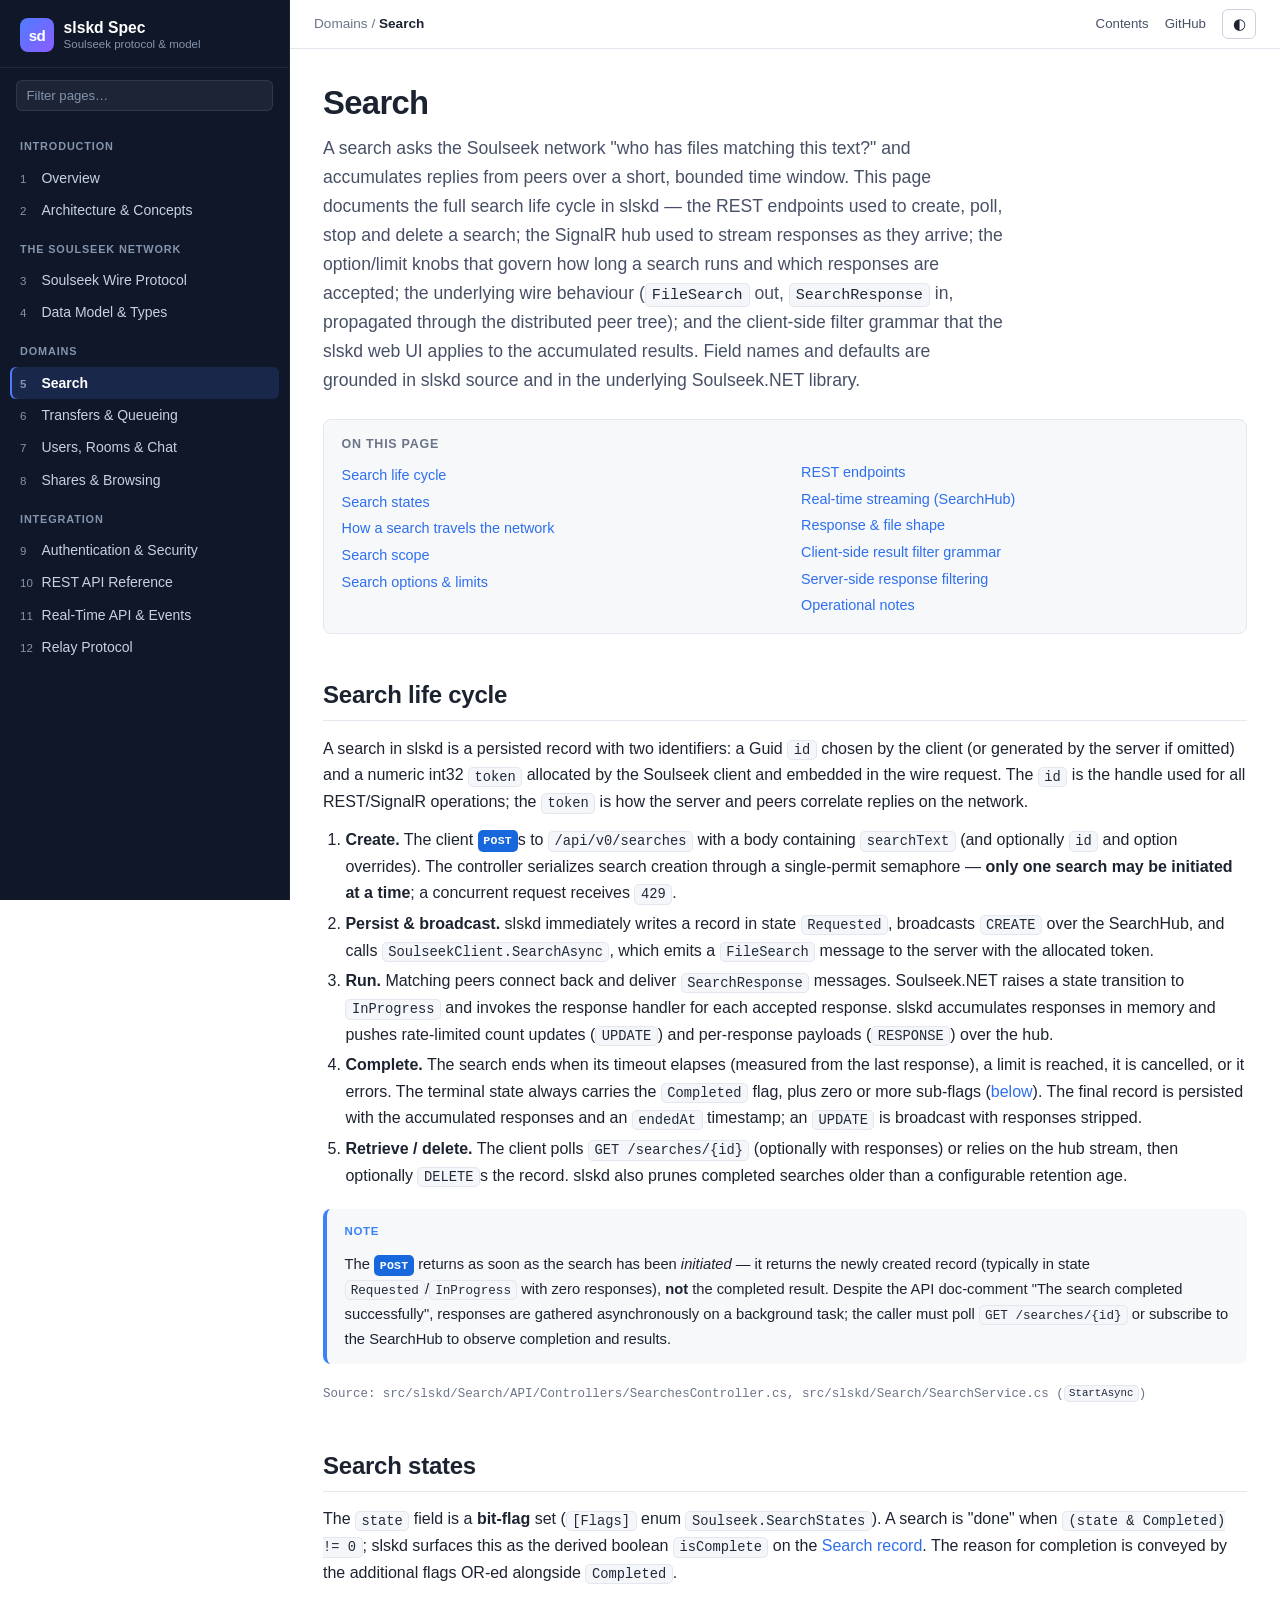
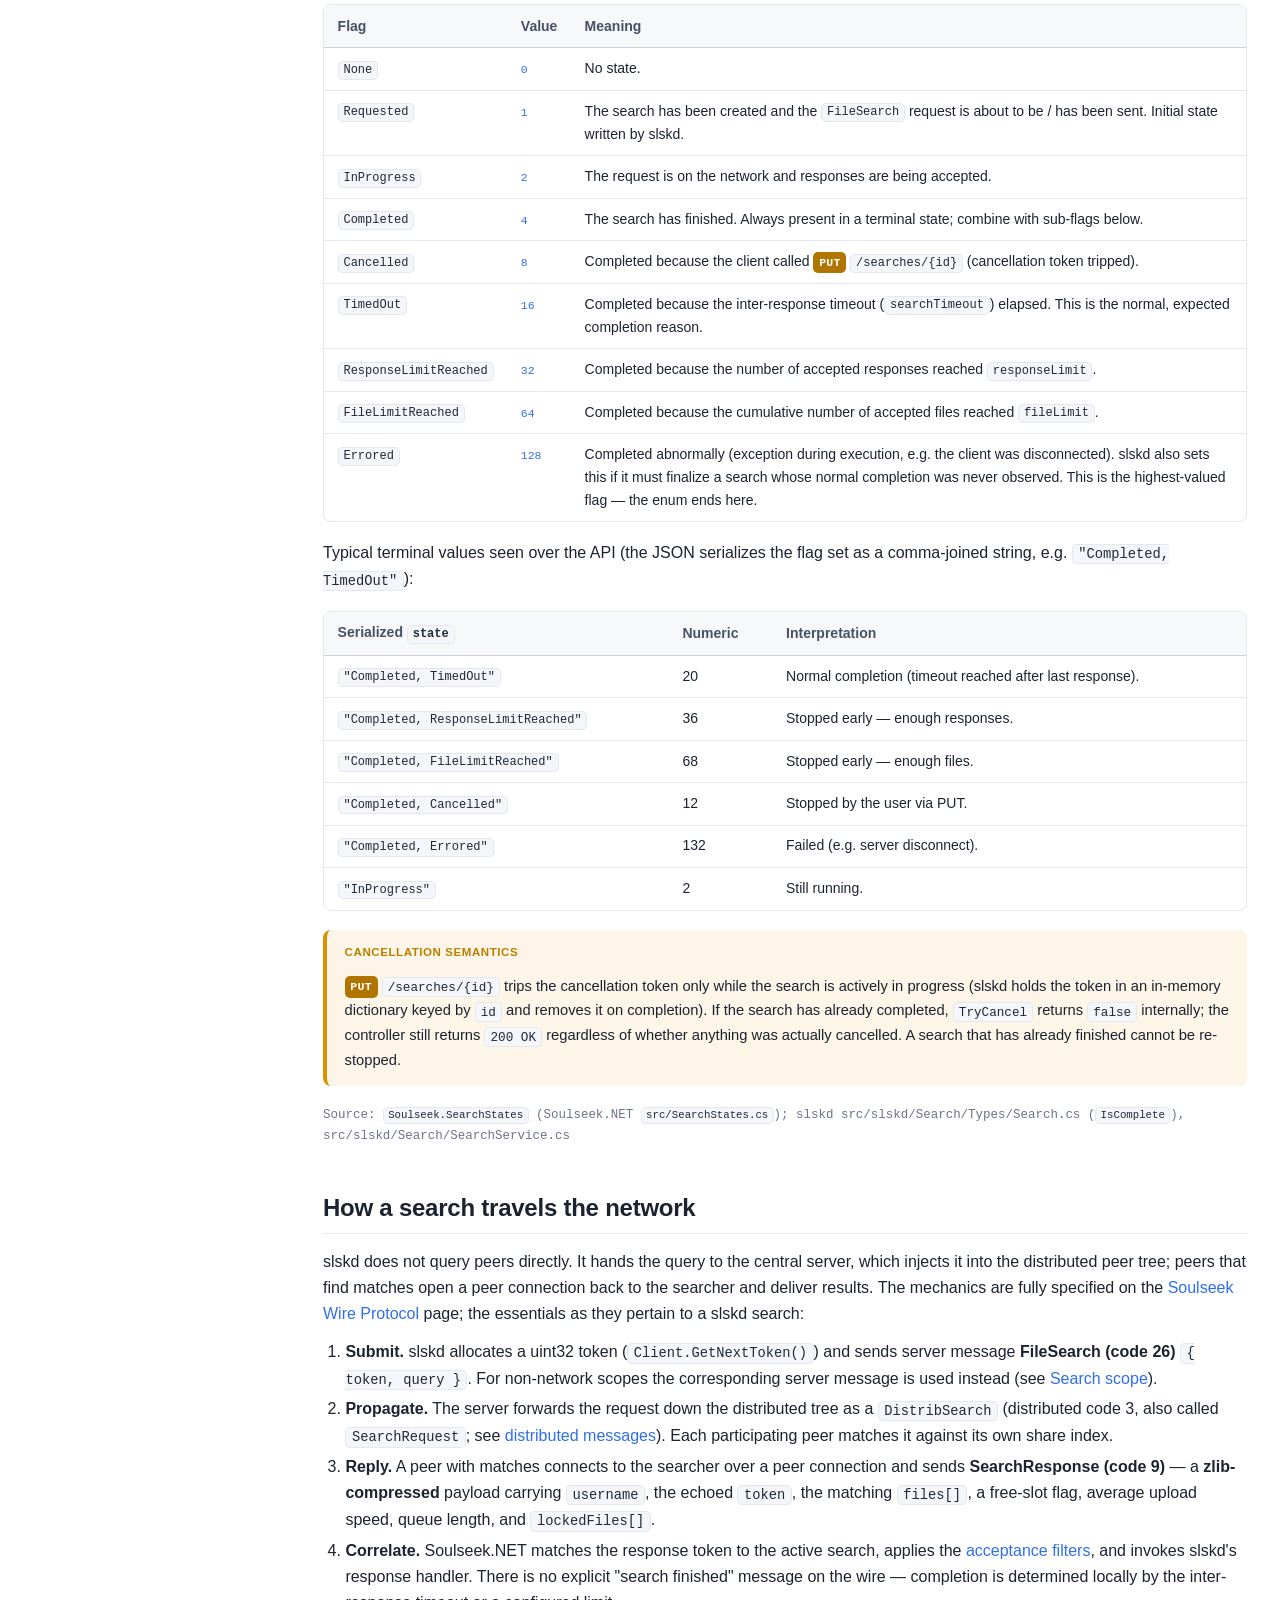
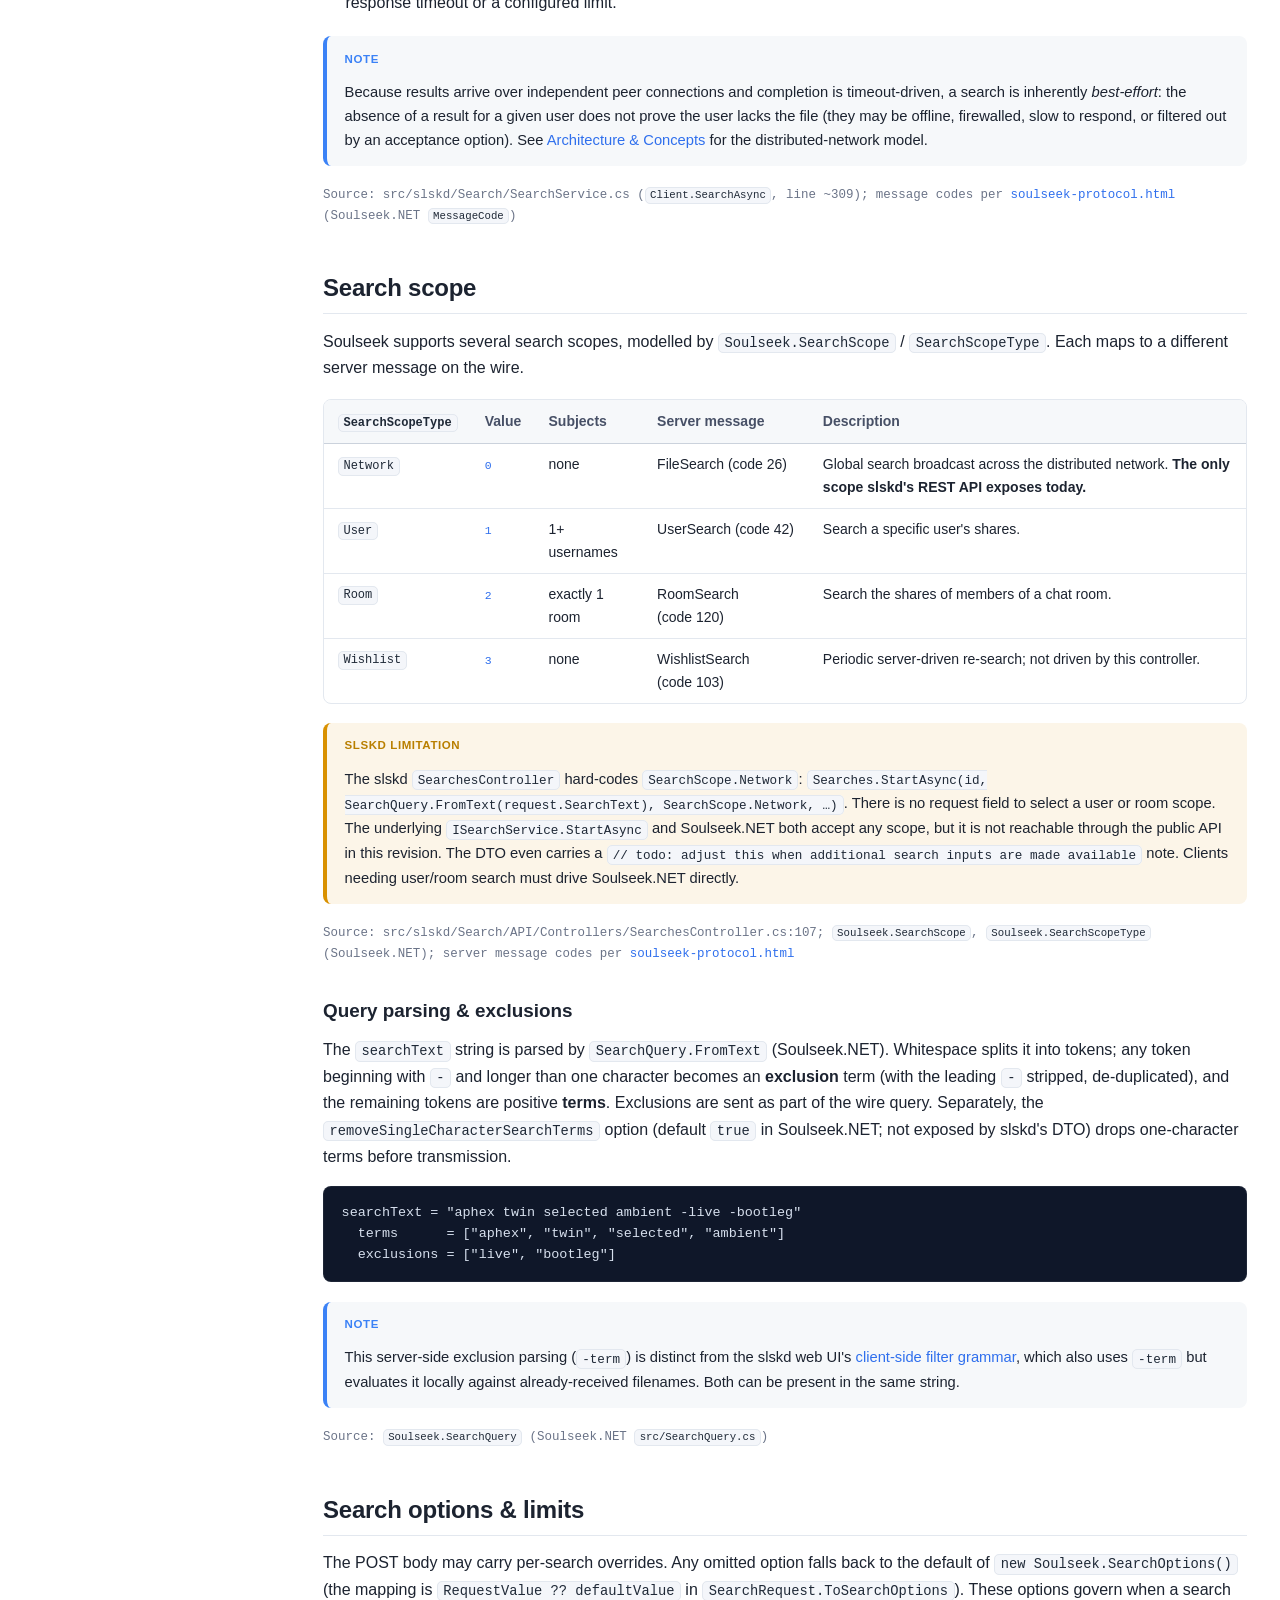
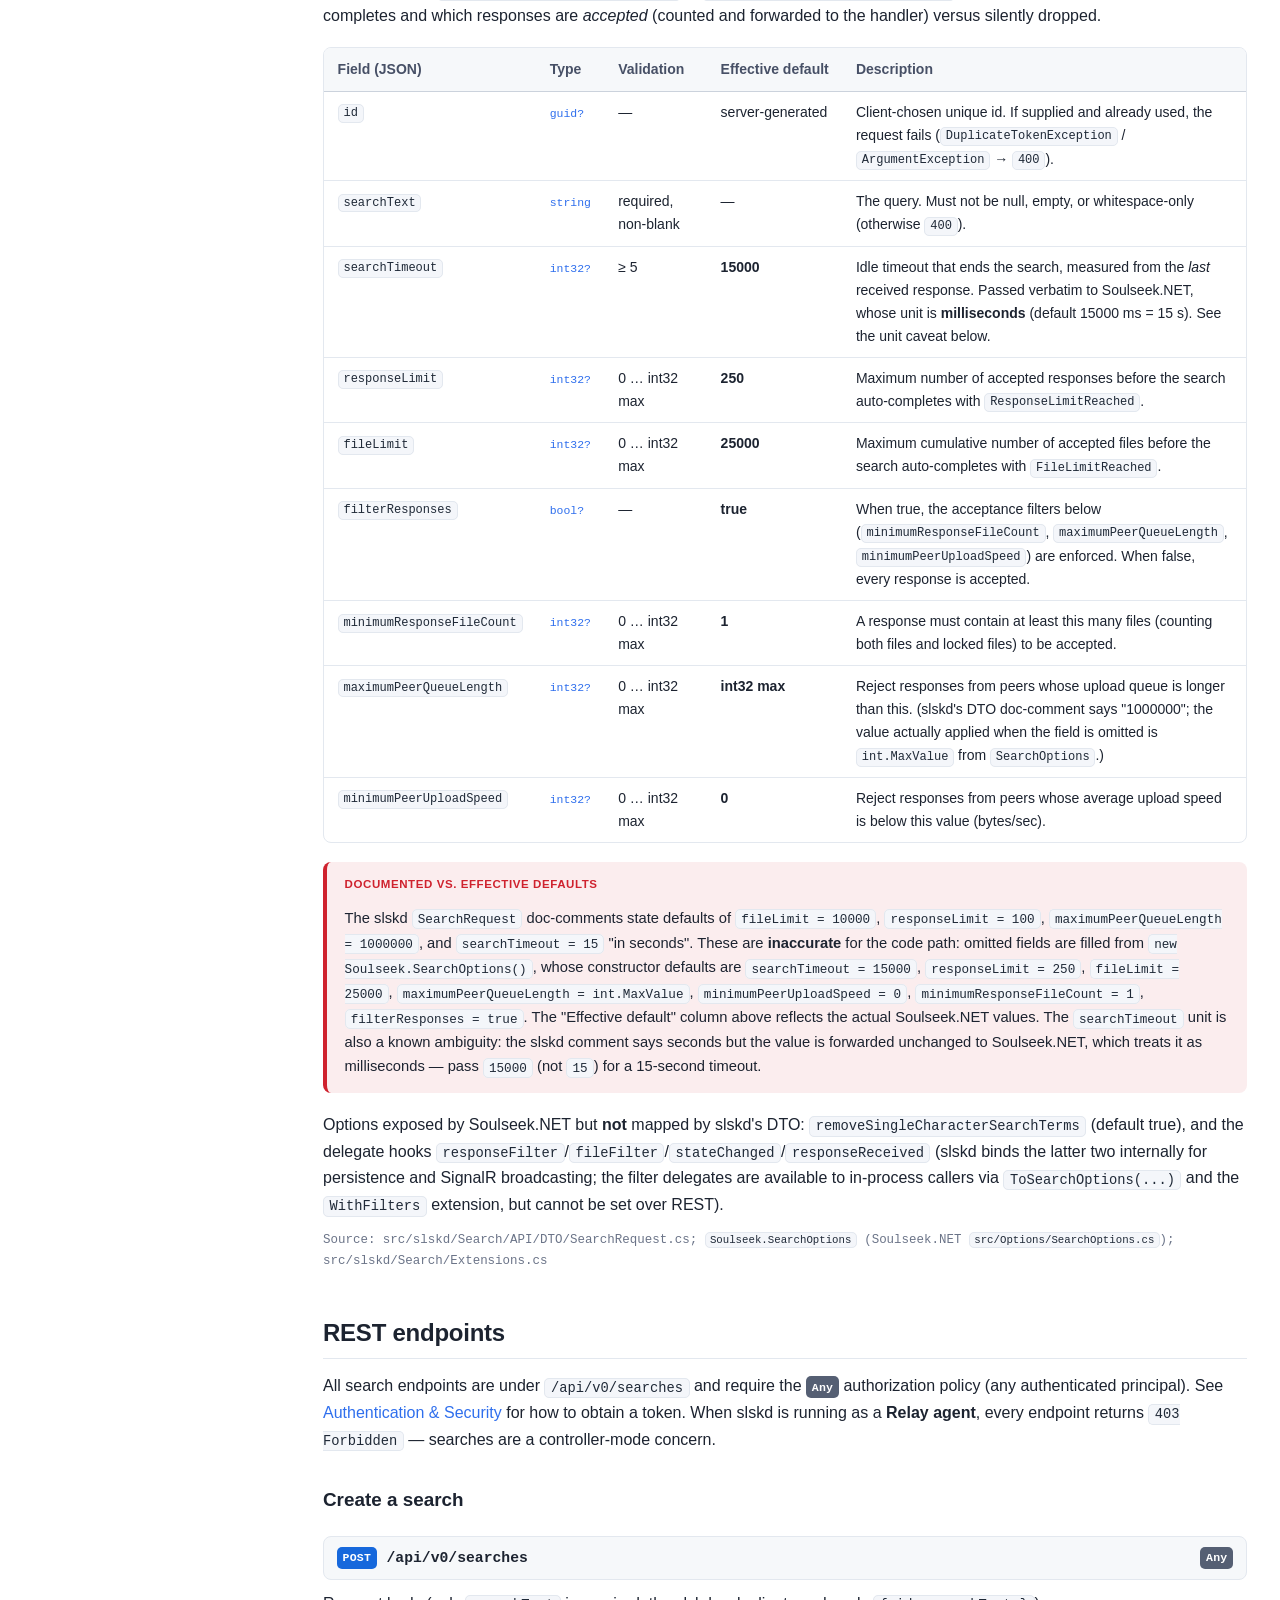
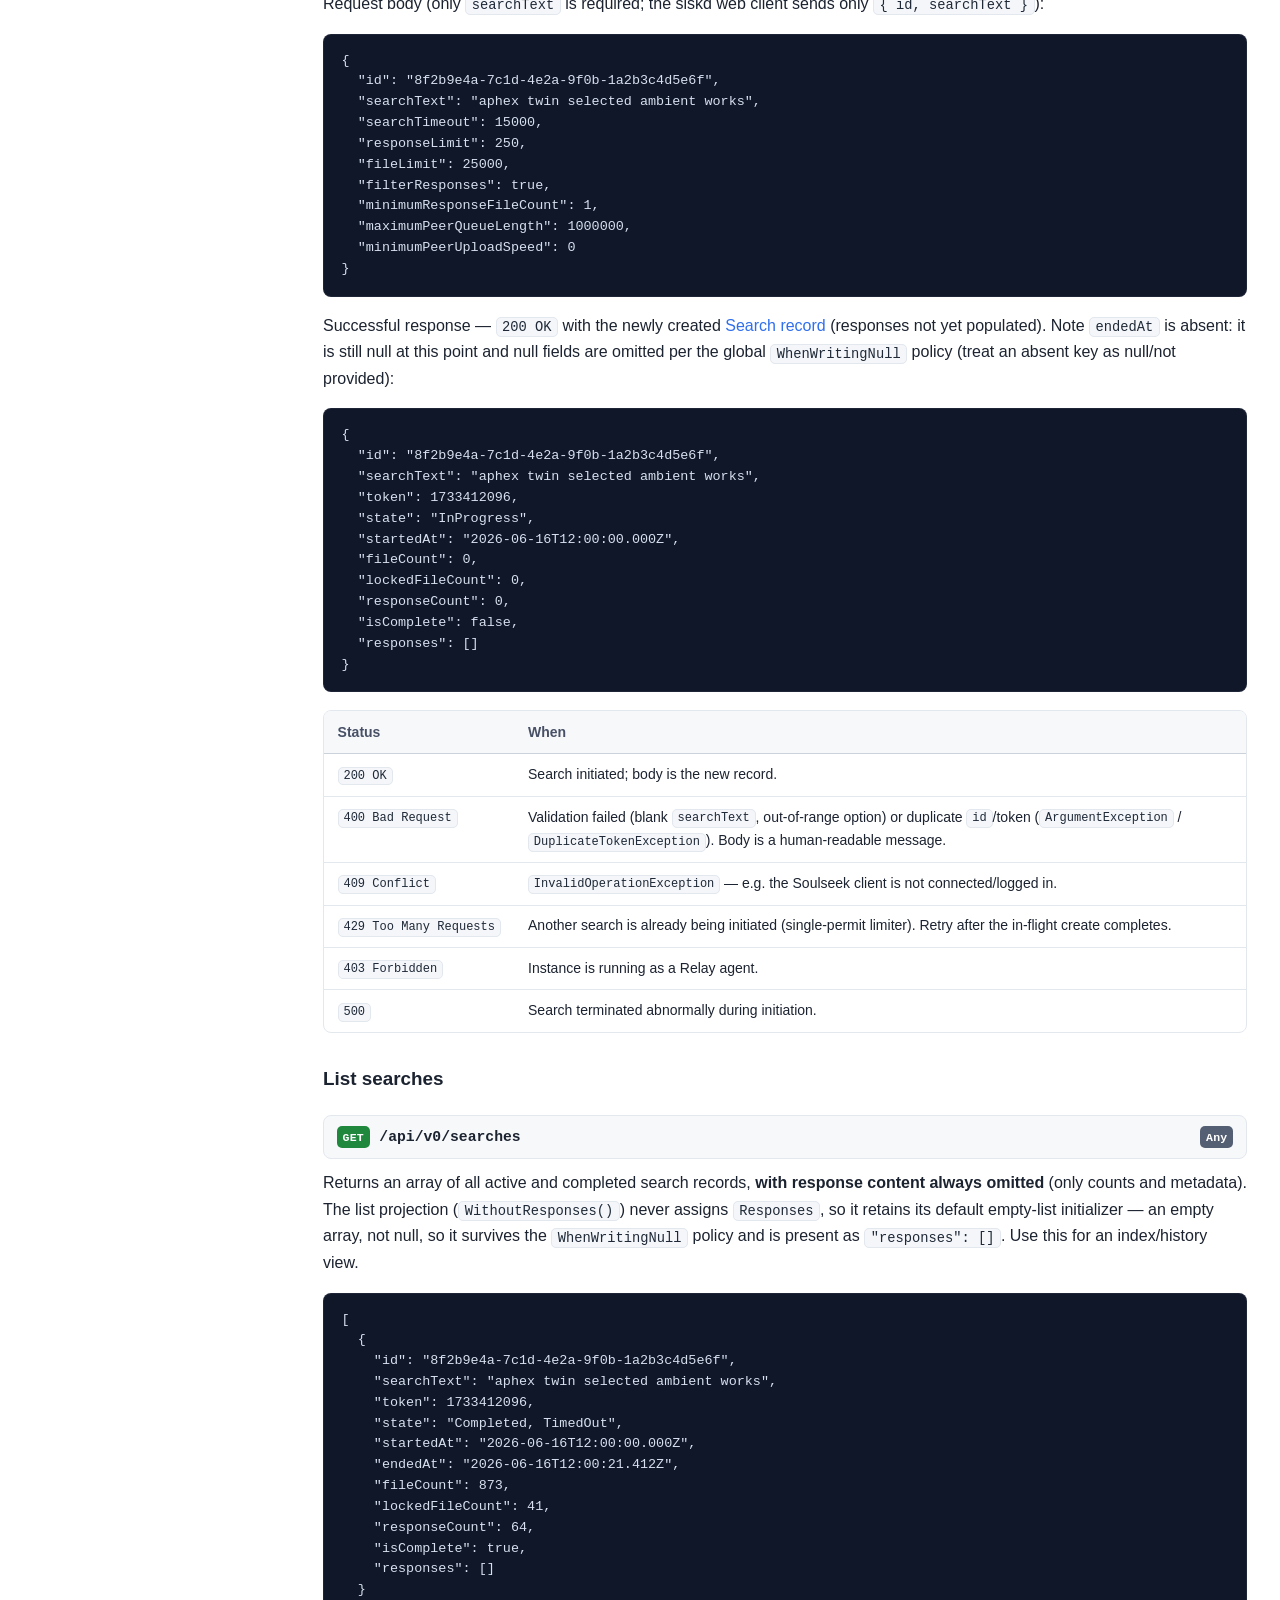
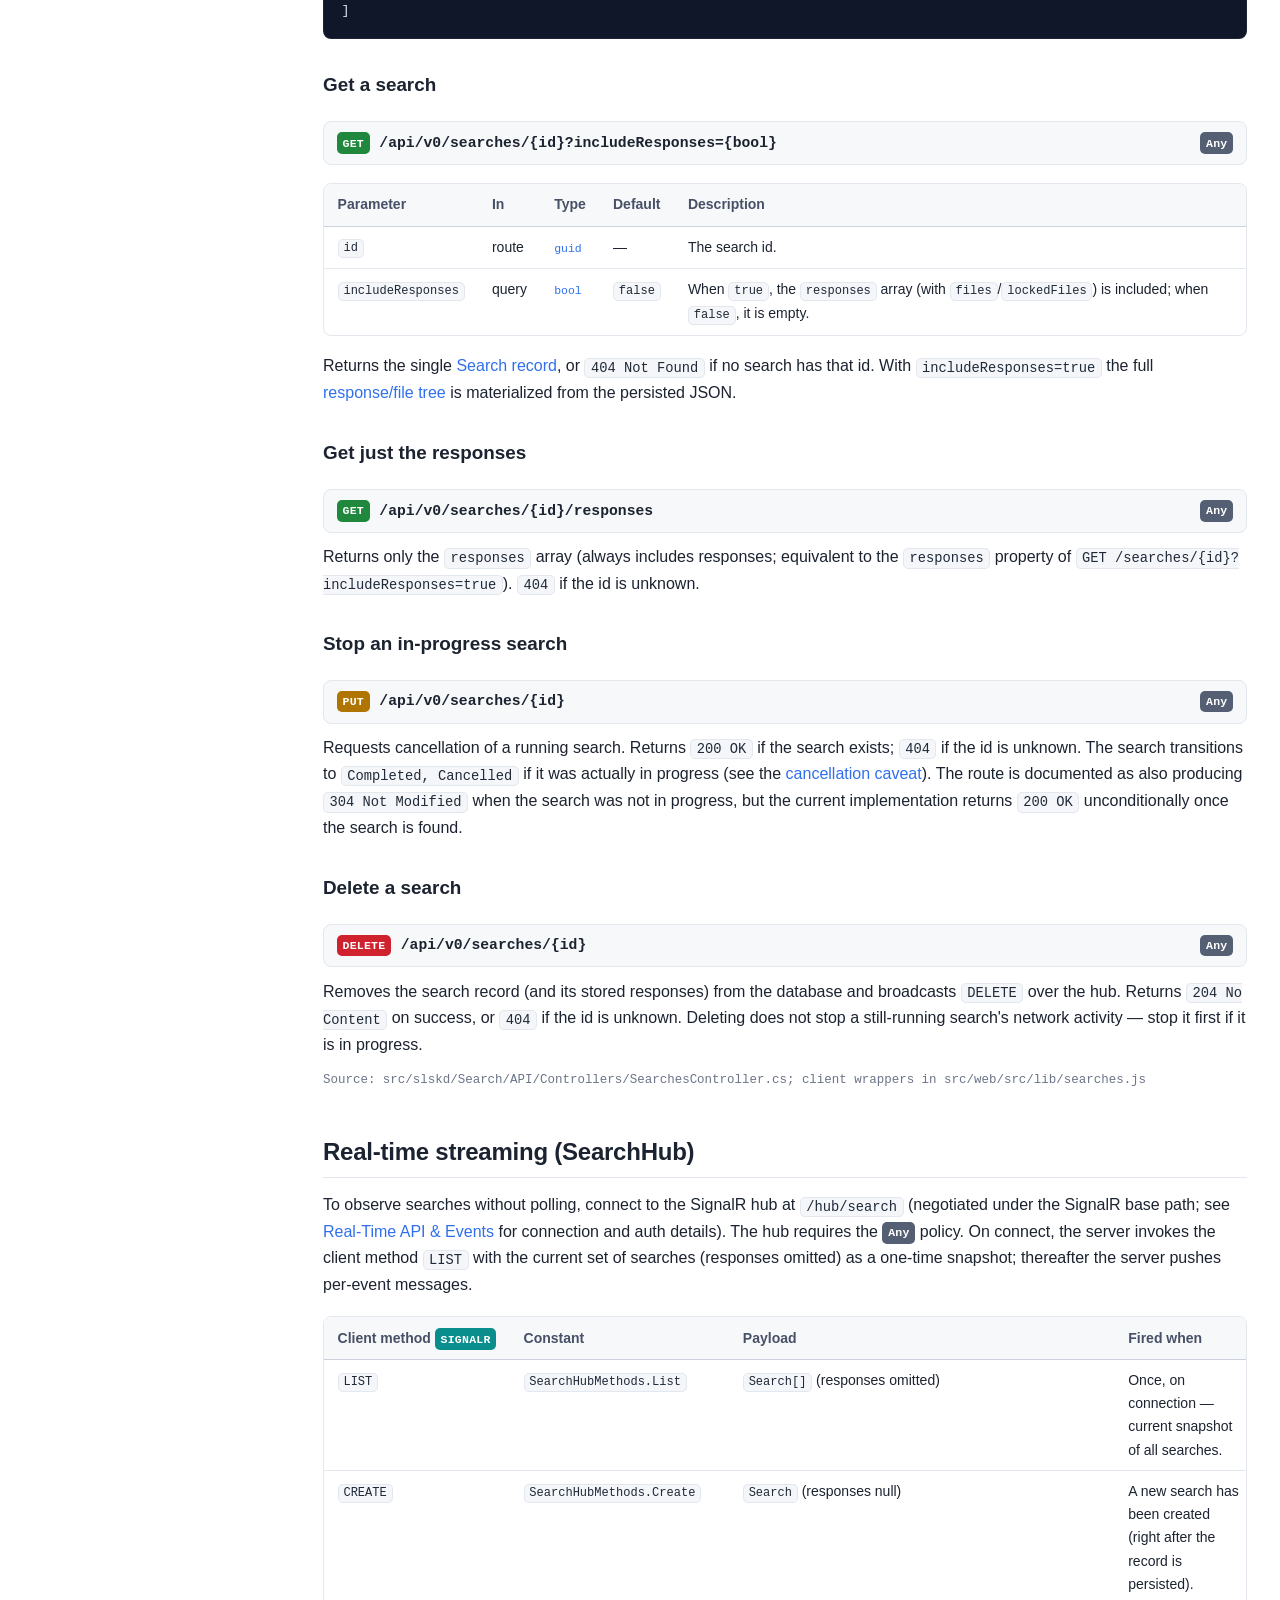
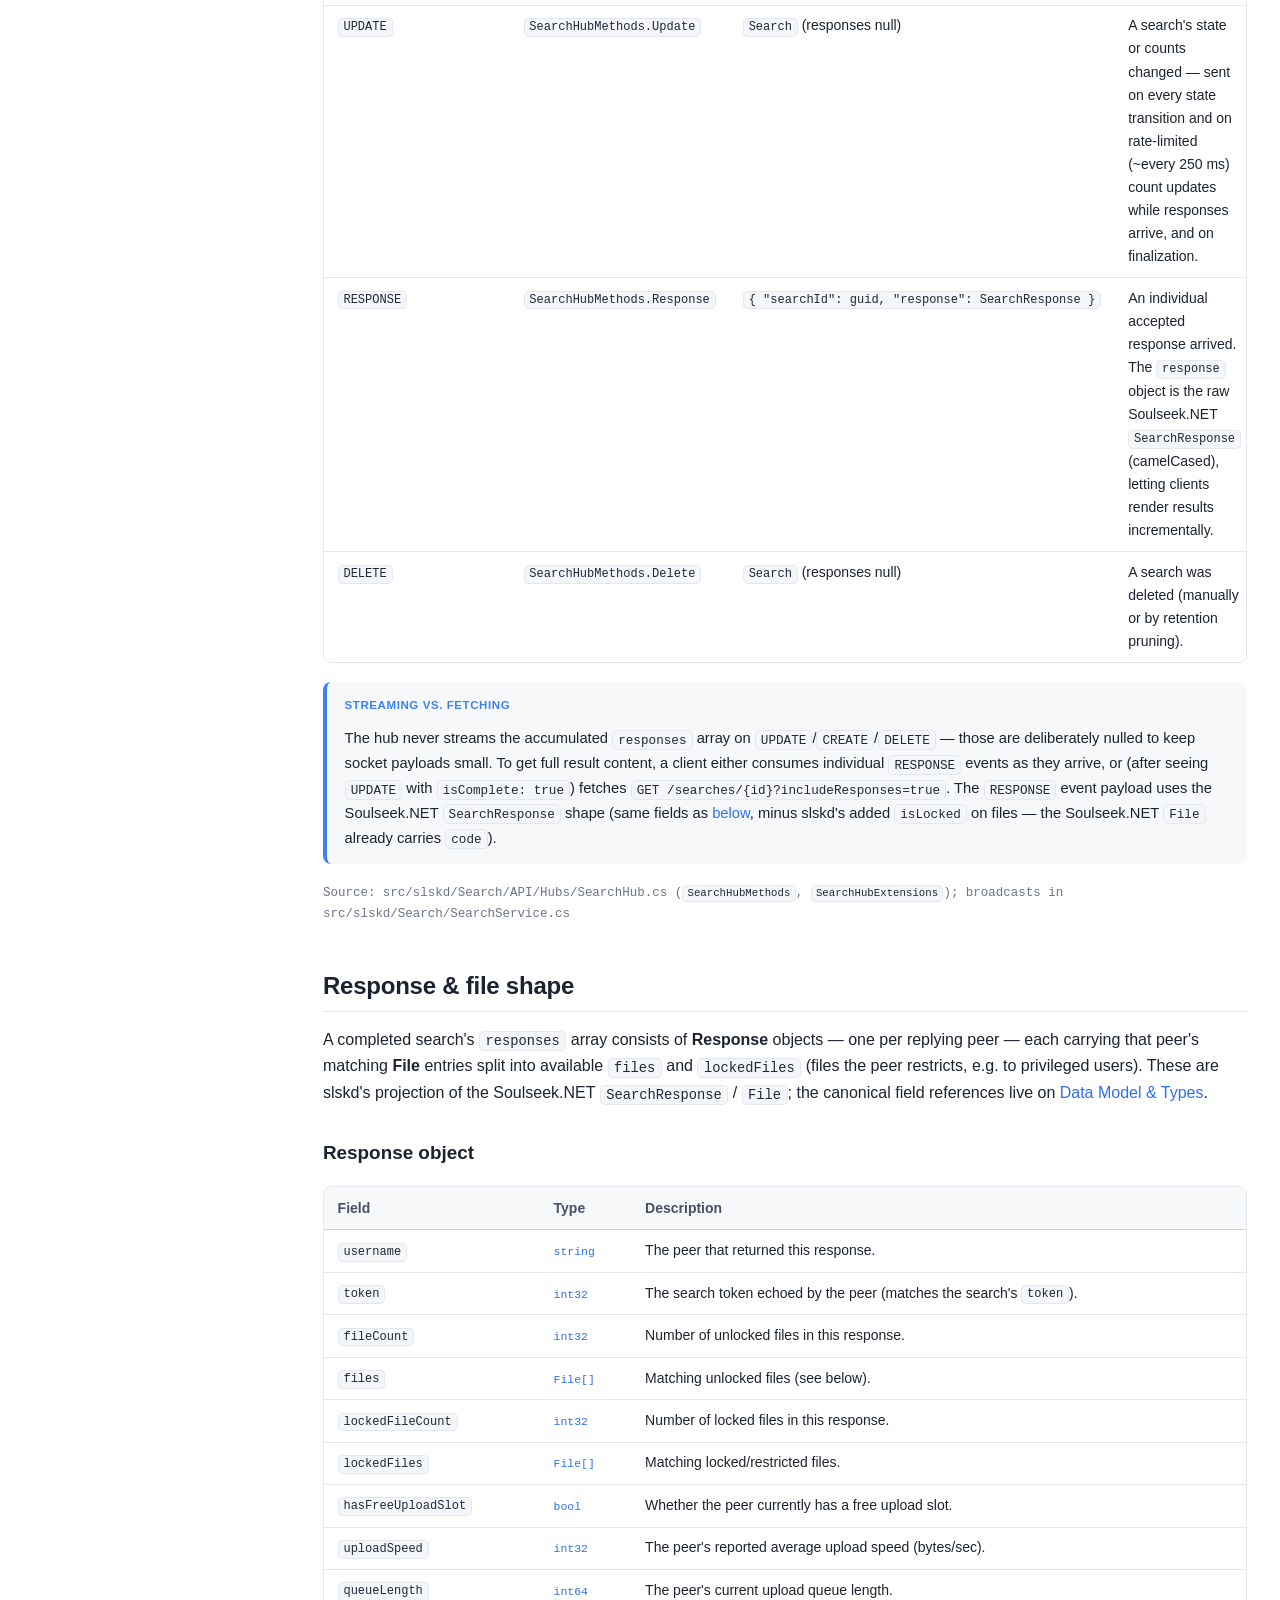
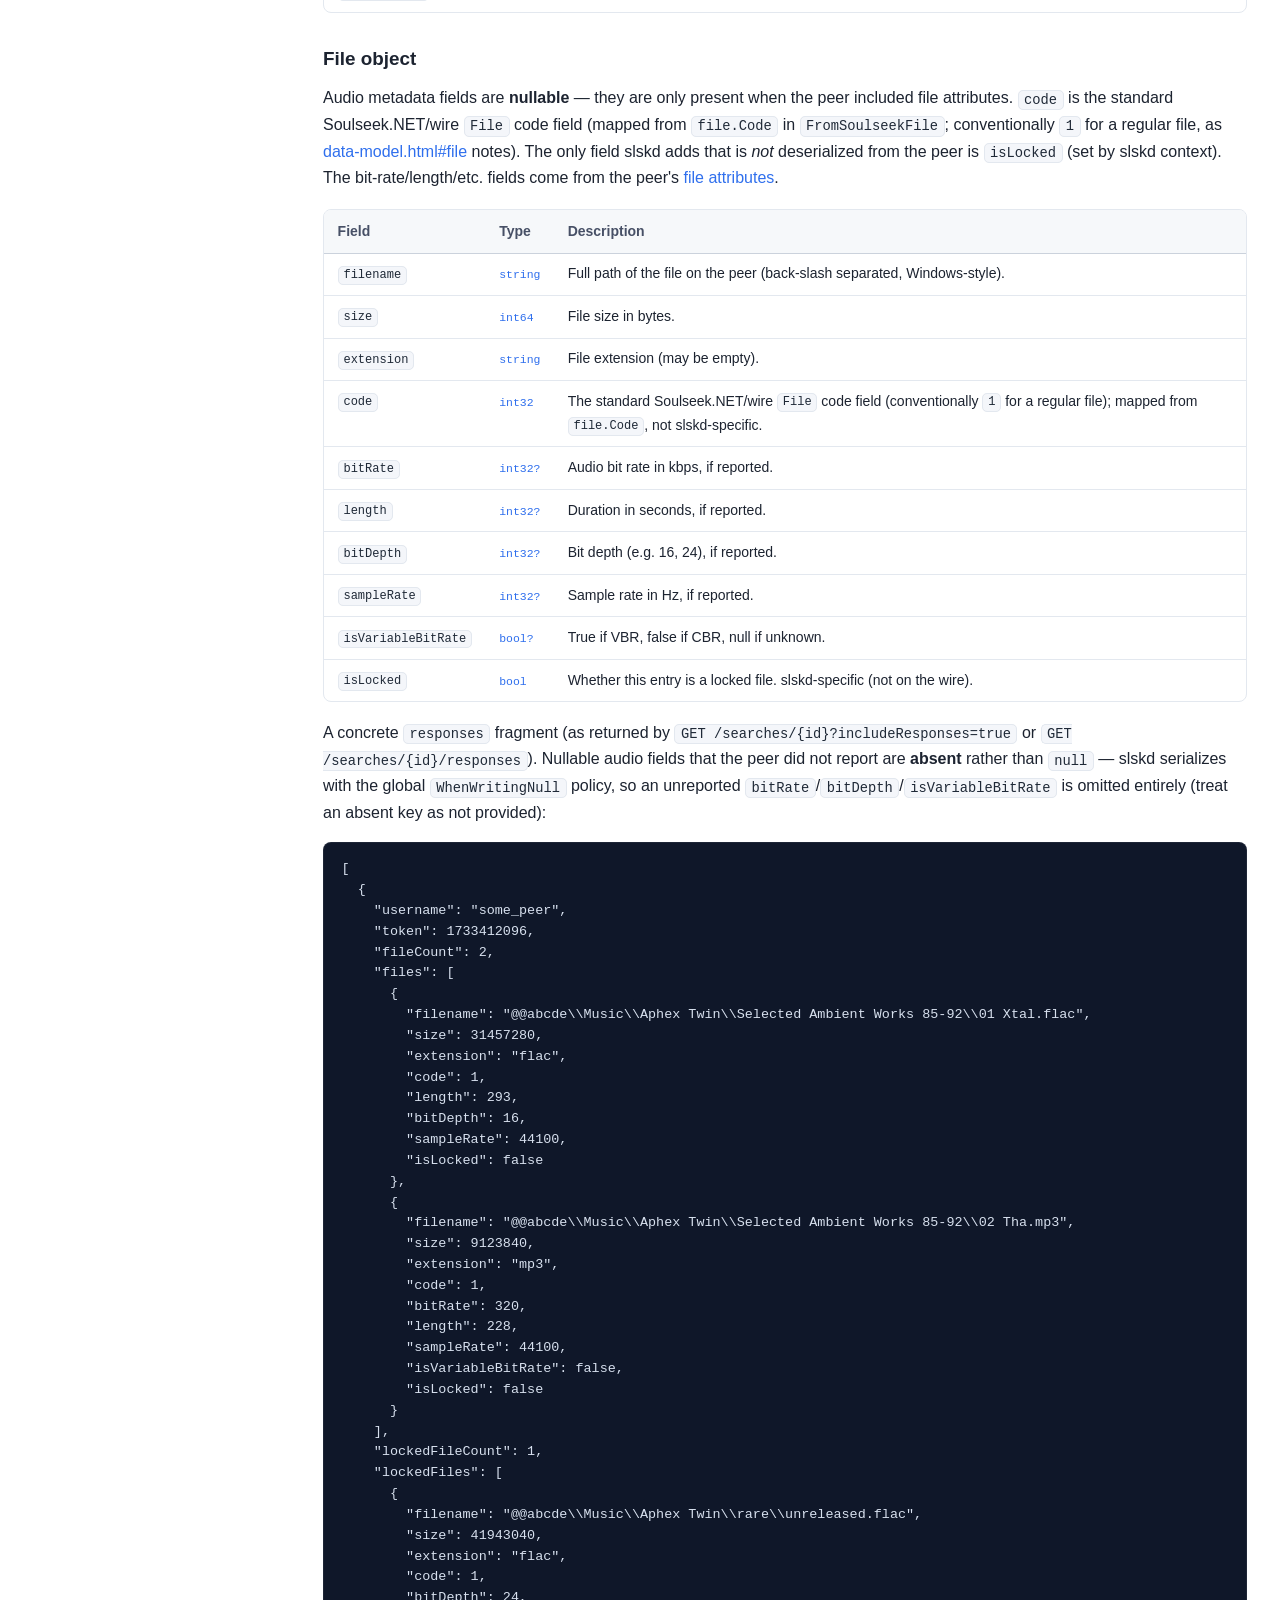
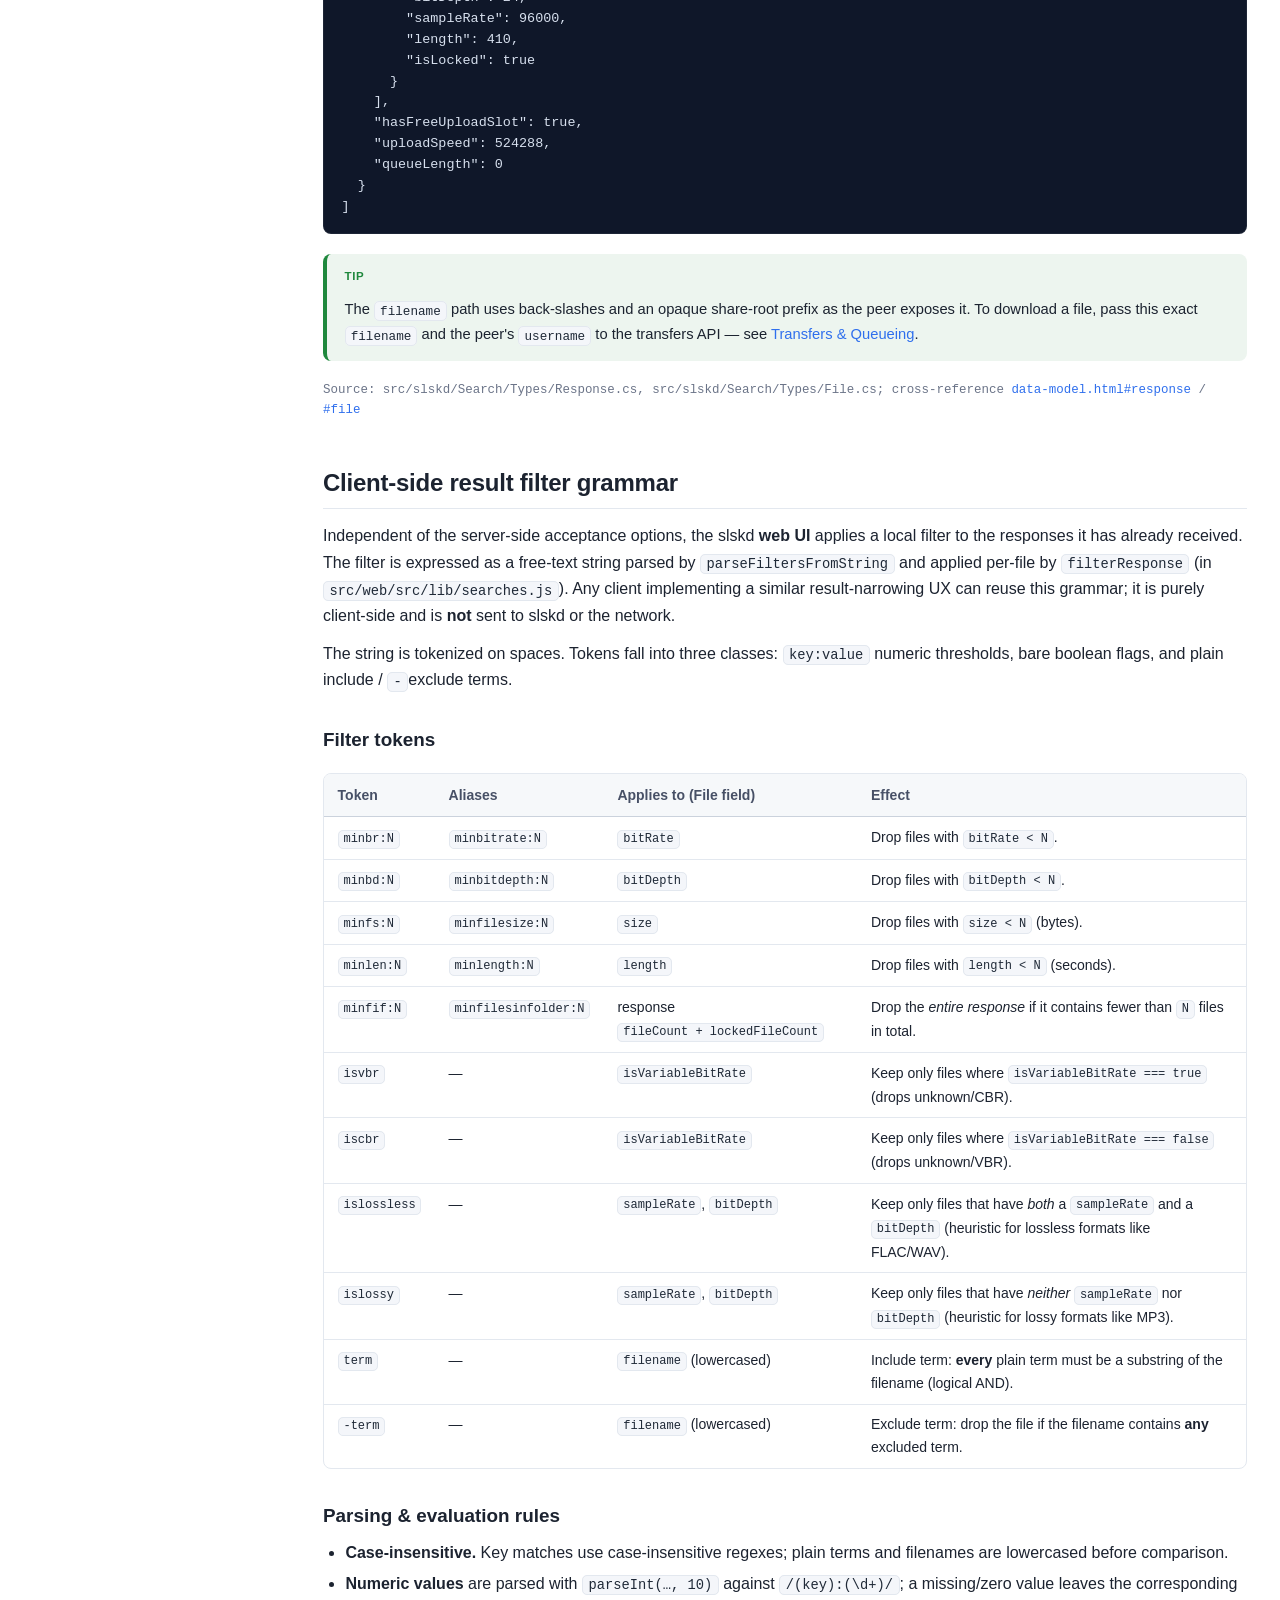
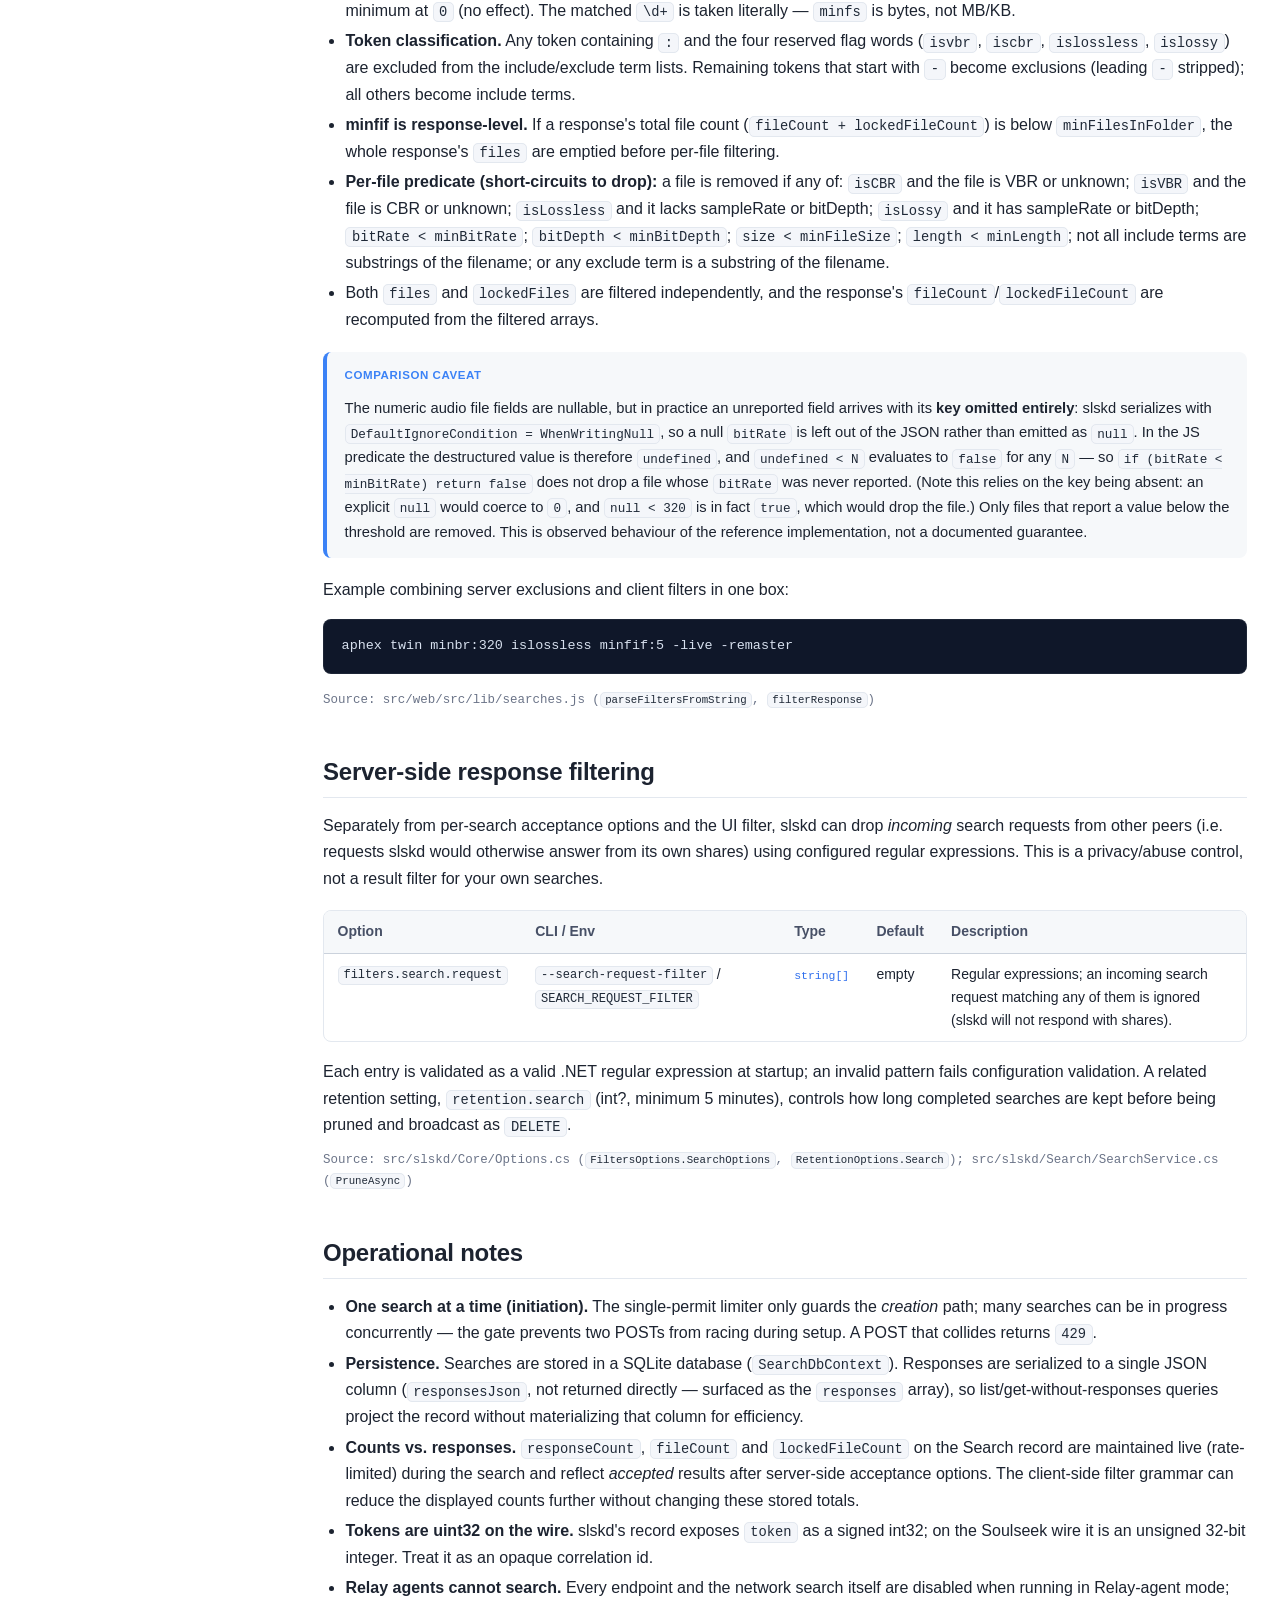
<file: wiki/search.html>
<!DOCTYPE html>
<html lang="en">
<head>
<meta charset="utf-8">
<meta name="viewport" content="width=device-width, initial-scale=1">
<title>Search · slskd Protocol &amp; Model Specification</title>
<meta name="description" content="slskd / Soulseek network, protocol and data-model specification — Search. A language-agnostic reference for building clients, apps and services that interoperate with the Soulseek platform.">
<link rel="stylesheet" href="style.css">
<script>(function(){try{var t=localStorage.getItem('slskd-spec-theme');if(t){document.documentElement.setAttribute('data-theme',t);}else if(window.matchMedia&&matchMedia('(prefers-color-scheme: dark)').matches){document.documentElement.setAttribute('data-theme','dark');}}catch(e){}})();</script>
</head>
<body>
<div class="scrim"></div>
<div class="layout">
<aside class="sidebar">
  <div class="brand">
    <div class="logo">sd</div>
    <div class="brand-text">
      <span class="brand-title">slskd Spec</span>
      <span class="brand-sub">Soulseek protocol &amp; model</span>
    </div>
  </div>
  <div class="nav-filter-wrap"><input class="nav-filter" type="text" placeholder="Filter pages…" aria-label="Filter pages"></div>
  <nav>
  <div class="nav-group-label">Introduction</div>
  <ul>
    <li><a href="index.html"><span class="nav-num">1</span><span>Overview</span></a></li>
    <li><a href="architecture.html"><span class="nav-num">2</span><span>Architecture &amp; Concepts</span></a></li>
  </ul>
  <div class="nav-group-label">The Soulseek Network</div>
  <ul>
    <li><a href="soulseek-protocol.html"><span class="nav-num">3</span><span>Soulseek Wire Protocol</span></a></li>
    <li><a href="data-model.html"><span class="nav-num">4</span><span>Data Model &amp; Types</span></a></li>
  </ul>
  <div class="nav-group-label">Domains</div>
  <ul>
    <li class="active"><a href="search.html" aria-current="page"><span class="nav-num">5</span><span>Search</span></a></li>
    <li><a href="transfers.html"><span class="nav-num">6</span><span>Transfers &amp; Queueing</span></a></li>
    <li><a href="users-rooms.html"><span class="nav-num">7</span><span>Users, Rooms &amp; Chat</span></a></li>
    <li><a href="shares.html"><span class="nav-num">8</span><span>Shares &amp; Browsing</span></a></li>
  </ul>
  <div class="nav-group-label">Integration</div>
  <ul>
    <li><a href="authentication.html"><span class="nav-num">9</span><span>Authentication &amp; Security</span></a></li>
    <li><a href="rest-api.html"><span class="nav-num">10</span><span>REST API Reference</span></a></li>
    <li><a href="realtime-api.html"><span class="nav-num">11</span><span>Real-Time API &amp; Events</span></a></li>
    <li><a href="relay.html"><span class="nav-num">12</span><span>Relay Protocol</span></a></li>
  </ul>
</nav>
</aside>
<div class="main-col">
  <header class="topbar">
    <button class="menu-btn" aria-label="Toggle navigation">&#9776;</button>
    <span class="crumb">Domains / <b>Search</b></span>
    <span class="spacer"></span>
    <a class="tb-link" href="index.html#sitemap">Contents</a>
    <a class="tb-link" href="https://github.com/slskd/slskd" target="_blank" rel="noopener">GitHub</a>
    <button class="theme-toggle" aria-label="Toggle dark mode" title="Toggle theme">◐</button>
  </header>
  <main class="content">

<h1>Search</h1>
<p class="page-lede">A search asks the Soulseek network "who has files matching this text?" and accumulates replies from peers over a short, bounded time window. This page documents the full search life cycle in slskd — the REST endpoints used to create, poll, stop and delete a search; the SignalR hub used to stream responses as they arrive; the option/limit knobs that govern how long a search runs and which responses are accepted; the underlying wire behaviour (<code>FileSearch</code> out, <code>SearchResponse</code> in, propagated through the distributed peer tree); and the client-side filter grammar that the slskd web UI applies to the accumulated results. Field names and defaults are grounded in slskd source and in the underlying Soulseek.NET library.</p>

<nav class="toc">
  <div class="toc-title">On this page</div>
  <ul>
    <li><a href="#lifecycle">Search life cycle</a></li>
    <li><a href="#states">Search states</a></li>
    <li><a href="#network">How a search travels the network</a></li>
    <li><a href="#scope">Search scope</a></li>
    <li><a href="#options">Search options &amp; limits</a></li>
    <li><a href="#rest">REST endpoints</a></li>
    <li><a href="#realtime">Real-time streaming (SearchHub)</a></li>
    <li><a href="#response-shape">Response &amp; file shape</a></li>
    <li><a href="#filter-grammar">Client-side result filter grammar</a></li>
    <li><a href="#server-filter">Server-side response filtering</a></li>
    <li><a href="#notes">Operational notes</a></li>
  </ul>
</nav>

<h2 id="lifecycle">Search life cycle</h2>
<p>A search in slskd is a persisted record with two identifiers: a <span class="type">Guid</span> <code>id</code> chosen by the client (or generated by the server if omitted) and a numeric <span class="type">int32</span> <code>token</code> allocated by the Soulseek client and embedded in the wire request. The <code>id</code> is the handle used for all REST/SignalR operations; the <code>token</code> is how the server and peers correlate replies on the network.</p>
<ol>
  <li><strong>Create.</strong> The client <span class="badge post">POST</span>s to <code>/api/v0/searches</code> with a body containing <code>searchText</code> (and optionally <code>id</code> and option overrides). The controller serializes search creation through a single-permit semaphore — <strong>only one search may be initiated at a time</strong>; a concurrent request receives <code>429</code>.</li>
  <li><strong>Persist &amp; broadcast.</strong> slskd immediately writes a record in state <code>Requested</code>, broadcasts <code>CREATE</code> over the SearchHub, and calls <code>SoulseekClient.SearchAsync</code>, which emits a <code>FileSearch</code> message to the server with the allocated token.</li>
  <li><strong>Run.</strong> Matching peers connect back and deliver <code>SearchResponse</code> messages. Soulseek.NET raises a state transition to <code>InProgress</code> and invokes the response handler for each accepted response. slskd accumulates responses in memory and pushes rate-limited count updates (<code>UPDATE</code>) and per-response payloads (<code>RESPONSE</code>) over the hub.</li>
  <li><strong>Complete.</strong> The search ends when its timeout elapses (measured from the last response), a limit is reached, it is cancelled, or it errors. The terminal state always carries the <code>Completed</code> flag, plus zero or more sub-flags (<a href="#states">below</a>). The final record is persisted with the accumulated responses and an <code>endedAt</code> timestamp; an <code>UPDATE</code> is broadcast with responses stripped.</li>
  <li><strong>Retrieve / delete.</strong> The client polls <code>GET /searches/{id}</code> (optionally with responses) or relies on the hub stream, then optionally <code>DELETE</code>s the record. slskd also prunes completed searches older than a configurable retention age.</li>
</ol>
<div class="note callout"><span class="label">Note</span><p>The <span class="badge post">POST</span> returns as soon as the search has been <em>initiated</em> — it returns the newly created record (typically in state <code>Requested</code>/<code>InProgress</code> with zero responses), <strong>not</strong> the completed result. Despite the API doc-comment "The search completed successfully", responses are gathered asynchronously on a background task; the caller must poll <code>GET /searches/{id}</code> or subscribe to the SearchHub to observe completion and results.</p></div>
<p class="src-ref">Source: src/slskd/Search/API/Controllers/SearchesController.cs, src/slskd/Search/SearchService.cs (<code>StartAsync</code>)</p>

<h2 id="states">Search states</h2>
<p>The <code>state</code> field is a <strong>bit-flag</strong> set (<code>[Flags]</code> enum <code>Soulseek.SearchStates</code>). A search is "done" when <code>(state &amp; Completed) != 0</code>; slskd surfaces this as the derived boolean <code>isComplete</code> on the <a href="#response-shape">Search record</a>. The reason for completion is conveyed by the additional flags OR-ed alongside <code>Completed</code>.</p>
<div class="table-wrap">
<table>
<thead><tr><th>Flag</th><th>Value</th><th>Meaning</th></tr></thead>
<tbody>
<tr><td><code>None</code></td><td><span class="type">0</span></td><td>No state.</td></tr>
<tr><td><code>Requested</code></td><td><span class="type">1</span></td><td>The search has been created and the <code>FileSearch</code> request is about to be / has been sent. Initial state written by slskd.</td></tr>
<tr><td><code>InProgress</code></td><td><span class="type">2</span></td><td>The request is on the network and responses are being accepted.</td></tr>
<tr><td><code>Completed</code></td><td><span class="type">4</span></td><td>The search has finished. Always present in a terminal state; combine with sub-flags below.</td></tr>
<tr><td><code>Cancelled</code></td><td><span class="type">8</span></td><td>Completed because the client called <span class="badge put">PUT</span> <code>/searches/{id}</code> (cancellation token tripped).</td></tr>
<tr><td><code>TimedOut</code></td><td><span class="type">16</span></td><td>Completed because the inter-response timeout (<code>searchTimeout</code>) elapsed. This is the normal, expected completion reason.</td></tr>
<tr><td><code>ResponseLimitReached</code></td><td><span class="type">32</span></td><td>Completed because the number of accepted responses reached <code>responseLimit</code>.</td></tr>
<tr><td><code>FileLimitReached</code></td><td><span class="type">64</span></td><td>Completed because the cumulative number of accepted files reached <code>fileLimit</code>.</td></tr>
<tr><td><code>Errored</code></td><td><span class="type">128</span></td><td>Completed abnormally (exception during execution, e.g. the client was disconnected). slskd also sets this if it must finalize a search whose normal completion was never observed. This is the highest-valued flag — the enum ends here.</td></tr>
</tbody>
</table>
</div>
<p>Typical terminal values seen over the API (the JSON serializes the flag set as a comma-joined string, e.g. <code>"Completed, TimedOut"</code>):</p>
<div class="table-wrap">
<table>
<thead><tr><th>Serialized <code>state</code></th><th>Numeric</th><th>Interpretation</th></tr></thead>
<tbody>
<tr><td><code>"Completed, TimedOut"</code></td><td>20</td><td>Normal completion (timeout reached after last response).</td></tr>
<tr><td><code>"Completed, ResponseLimitReached"</code></td><td>36</td><td>Stopped early — enough responses.</td></tr>
<tr><td><code>"Completed, FileLimitReached"</code></td><td>68</td><td>Stopped early — enough files.</td></tr>
<tr><td><code>"Completed, Cancelled"</code></td><td>12</td><td>Stopped by the user via PUT.</td></tr>
<tr><td><code>"Completed, Errored"</code></td><td>132</td><td>Failed (e.g. server disconnect).</td></tr>
<tr><td><code>"InProgress"</code></td><td>2</td><td>Still running.</td></tr>
</tbody>
</table>
</div>
<div class="warn callout"><span class="label">Cancellation semantics</span><p><span class="badge put">PUT</span> <code>/searches/{id}</code> trips the cancellation token only while the search is actively in progress (slskd holds the token in an in-memory dictionary keyed by <code>id</code> and removes it on completion). If the search has already completed, <code>TryCancel</code> returns <code>false</code> internally; the controller still returns <code>200 OK</code> regardless of whether anything was actually cancelled. A search that has already finished cannot be re-stopped.</p></div>
<p class="src-ref">Source: <code>Soulseek.SearchStates</code> (Soulseek.NET <code>src/SearchStates.cs</code>); slskd src/slskd/Search/Types/Search.cs (<code>IsComplete</code>), src/slskd/Search/SearchService.cs</p>

<h2 id="network">How a search travels the network</h2>
<p>slskd does not query peers directly. It hands the query to the central server, which injects it into the distributed peer tree; peers that find matches open a peer connection back to the searcher and deliver results. The mechanics are fully specified on the <a href="soulseek-protocol.html#search-delivery">Soulseek Wire Protocol</a> page; the essentials as they pertain to a slskd search:</p>
<ol>
  <li><strong>Submit.</strong> slskd allocates a <span class="type">uint32</span> token (<code>Client.GetNextToken()</code>) and sends server message <strong>FileSearch (code&nbsp;26)</strong> <code>{ token, query }</code>. For non-network scopes the corresponding server message is used instead (see <a href="#scope">Search scope</a>).</li>
  <li><strong>Propagate.</strong> The server forwards the request down the distributed tree as a <code>DistribSearch</code> (distributed code&nbsp;3, also called <code>SearchRequest</code>; see <a href="soulseek-protocol.html#distributed-messages">distributed messages</a>). Each participating peer matches it against its own share index.</li>
  <li><strong>Reply.</strong> A peer with matches connects to the searcher over a peer connection and sends <strong>SearchResponse (code&nbsp;9)</strong> — a <strong>zlib-compressed</strong> payload carrying <code>username</code>, the echoed <code>token</code>, the matching <code>files[]</code>, a free-slot flag, average upload speed, queue length, and <code>lockedFiles[]</code>.</li>
  <li><strong>Correlate.</strong> Soulseek.NET matches the response token to the active search, applies the <a href="#options">acceptance filters</a>, and invokes slskd's response handler. There is no explicit "search finished" message on the wire — completion is determined locally by the inter-response timeout or a configured limit.</li>
</ol>
<div class="note callout"><span class="label">Note</span><p>Because results arrive over independent peer connections and completion is timeout-driven, a search is inherently <em>best-effort</em>: the absence of a result for a given user does not prove the user lacks the file (they may be offline, firewalled, slow to respond, or filtered out by an acceptance option). See <a href="architecture.html">Architecture &amp; Concepts</a> for the distributed-network model.</p></div>
<p class="src-ref">Source: src/slskd/Search/SearchService.cs (<code>Client.SearchAsync</code>, line ~309); message codes per <a href="soulseek-protocol.html#search-delivery">soulseek-protocol.html</a> (Soulseek.NET <code>MessageCode</code>)</p>

<h2 id="scope">Search scope</h2>
<p>Soulseek supports several search scopes, modelled by <code>Soulseek.SearchScope</code> / <code>SearchScopeType</code>. Each maps to a different server message on the wire.</p>
<div class="table-wrap">
<table>
<thead><tr><th><code>SearchScopeType</code></th><th>Value</th><th>Subjects</th><th>Server message</th><th>Description</th></tr></thead>
<tbody>
<tr><td><code>Network</code></td><td><span class="type">0</span></td><td>none</td><td>FileSearch (code&nbsp;26)</td><td>Global search broadcast across the distributed network. <strong>The only scope slskd's REST API exposes today.</strong></td></tr>
<tr><td><code>User</code></td><td><span class="type">1</span></td><td>1+ usernames</td><td>UserSearch (code&nbsp;42)</td><td>Search a specific user's shares.</td></tr>
<tr><td><code>Room</code></td><td><span class="type">2</span></td><td>exactly 1 room</td><td>RoomSearch (code&nbsp;120)</td><td>Search the shares of members of a chat room.</td></tr>
<tr><td><code>Wishlist</code></td><td><span class="type">3</span></td><td>none</td><td>WishlistSearch (code&nbsp;103)</td><td>Periodic server-driven re-search; not driven by this controller.</td></tr>
</tbody>
</table>
</div>
<div class="warn callout"><span class="label">slskd limitation</span><p>The slskd <code>SearchesController</code> hard-codes <code>SearchScope.Network</code>: <code>Searches.StartAsync(id, SearchQuery.FromText(request.SearchText), SearchScope.Network, …)</code>. There is no request field to select a user or room scope. The underlying <code>ISearchService.StartAsync</code> and Soulseek.NET both accept any scope, but it is not reachable through the public API in this revision. The DTO even carries a <code>// todo: adjust this when additional search inputs are made available</code> note. Clients needing user/room search must drive Soulseek.NET directly.</p></div>
<p class="src-ref">Source: src/slskd/Search/API/Controllers/SearchesController.cs:107; <code>Soulseek.SearchScope</code>, <code>Soulseek.SearchScopeType</code> (Soulseek.NET); server message codes per <a href="soulseek-protocol.html#domains">soulseek-protocol.html</a></p>

<h3 id="query-parsing">Query parsing &amp; exclusions</h3>
<p>The <code>searchText</code> string is parsed by <code>SearchQuery.FromText</code> (Soulseek.NET). Whitespace splits it into tokens; any token beginning with <code>-</code> and longer than one character becomes an <strong>exclusion</strong> term (with the leading <code>-</code> stripped, de-duplicated), and the remaining tokens are positive <strong>terms</strong>. Exclusions are sent as part of the wire query. Separately, the <code>removeSingleCharacterSearchTerms</code> option (default <code>true</code> in Soulseek.NET; not exposed by slskd's DTO) drops one-character terms before transmission.</p>
<pre><code>searchText = "aphex twin selected ambient -live -bootleg"
  terms      = ["aphex", "twin", "selected", "ambient"]
  exclusions = ["live", "bootleg"]</code></pre>
<div class="note callout"><span class="label">Note</span><p>This server-side exclusion parsing (<code>-term</code>) is distinct from the slskd web UI's <a href="#filter-grammar">client-side filter grammar</a>, which also uses <code>-term</code> but evaluates it locally against already-received filenames. Both can be present in the same string.</p></div>
<p class="src-ref">Source: <code>Soulseek.SearchQuery</code> (Soulseek.NET <code>src/SearchQuery.cs</code>)</p>

<h2 id="options">Search options &amp; limits</h2>
<p>The POST body may carry per-search overrides. Any omitted option falls back to the default of <code>new Soulseek.SearchOptions()</code> (the mapping is <code>RequestValue ?? defaultValue</code> in <code>SearchRequest.ToSearchOptions</code>). These options govern when a search completes and which responses are <em>accepted</em> (counted and forwarded to the handler) versus silently dropped.</p>
<div class="table-wrap">
<table>
<thead><tr><th>Field (JSON)</th><th>Type</th><th>Validation</th><th>Effective default</th><th>Description</th></tr></thead>
<tbody>
<tr><td><code>id</code></td><td><span class="type">guid?</span></td><td>—</td><td>server-generated</td><td>Client-chosen unique id. If supplied and already used, the request fails (<code>DuplicateTokenException</code> / <code>ArgumentException</code> &rarr; <code>400</code>).</td></tr>
<tr><td><code>searchText</code></td><td><span class="type">string</span></td><td>required, non-blank</td><td>—</td><td>The query. Must not be null, empty, or whitespace-only (otherwise <code>400</code>).</td></tr>
<tr><td><code>searchTimeout</code></td><td><span class="type">int32?</span></td><td>&ge; 5</td><td><strong>15000</strong></td><td>Idle timeout that ends the search, measured from the <em>last</em> received response. Passed verbatim to Soulseek.NET, whose unit is <strong>milliseconds</strong> (default 15000&nbsp;ms = 15&nbsp;s). See the unit caveat below.</td></tr>
<tr><td><code>responseLimit</code></td><td><span class="type">int32?</span></td><td>0 &hellip; int32 max</td><td><strong>250</strong></td><td>Maximum number of accepted responses before the search auto-completes with <code>ResponseLimitReached</code>.</td></tr>
<tr><td><code>fileLimit</code></td><td><span class="type">int32?</span></td><td>0 &hellip; int32 max</td><td><strong>25000</strong></td><td>Maximum cumulative number of accepted files before the search auto-completes with <code>FileLimitReached</code>.</td></tr>
<tr><td><code>filterResponses</code></td><td><span class="type">bool?</span></td><td>—</td><td><strong>true</strong></td><td>When true, the acceptance filters below (<code>minimumResponseFileCount</code>, <code>maximumPeerQueueLength</code>, <code>minimumPeerUploadSpeed</code>) are enforced. When false, every response is accepted.</td></tr>
<tr><td><code>minimumResponseFileCount</code></td><td><span class="type">int32?</span></td><td>0 &hellip; int32 max</td><td><strong>1</strong></td><td>A response must contain at least this many files (counting both files and locked files) to be accepted.</td></tr>
<tr><td><code>maximumPeerQueueLength</code></td><td><span class="type">int32?</span></td><td>0 &hellip; int32 max</td><td><strong>int32 max</strong></td><td>Reject responses from peers whose upload queue is longer than this. (slskd's DTO doc-comment says "1000000"; the value actually applied when the field is omitted is <code>int.MaxValue</code> from <code>SearchOptions</code>.)</td></tr>
<tr><td><code>minimumPeerUploadSpeed</code></td><td><span class="type">int32?</span></td><td>0 &hellip; int32 max</td><td><strong>0</strong></td><td>Reject responses from peers whose average upload speed is below this value (bytes/sec).</td></tr>
</tbody>
</table>
</div>
<div class="danger callout"><span class="label">Documented vs. effective defaults</span><p>The slskd <code>SearchRequest</code> doc-comments state defaults of <code>fileLimit = 10000</code>, <code>responseLimit = 100</code>, <code>maximumPeerQueueLength = 1000000</code>, and <code>searchTimeout = 15</code> "in seconds". These are <strong>inaccurate</strong> for the code path: omitted fields are filled from <code>new Soulseek.SearchOptions()</code>, whose constructor defaults are <code>searchTimeout = 15000</code>, <code>responseLimit = 250</code>, <code>fileLimit = 25000</code>, <code>maximumPeerQueueLength = int.MaxValue</code>, <code>minimumPeerUploadSpeed = 0</code>, <code>minimumResponseFileCount = 1</code>, <code>filterResponses = true</code>. The "Effective default" column above reflects the actual Soulseek.NET values. The <code>searchTimeout</code> unit is also a known ambiguity: the slskd comment says seconds but the value is forwarded unchanged to Soulseek.NET, which treats it as milliseconds — pass <code>15000</code> (not <code>15</code>) for a 15-second timeout.</p></div>
<p>Options exposed by Soulseek.NET but <strong>not</strong> mapped by slskd's DTO: <code>removeSingleCharacterSearchTerms</code> (default true), and the delegate hooks <code>responseFilter</code>/<code>fileFilter</code>/<code>stateChanged</code>/<code>responseReceived</code> (slskd binds the latter two internally for persistence and SignalR broadcasting; the filter delegates are available to in-process callers via <code>ToSearchOptions(...)</code> and the <code>WithFilters</code> extension, but cannot be set over REST).</p>
<p class="src-ref">Source: src/slskd/Search/API/DTO/SearchRequest.cs; <code>Soulseek.SearchOptions</code> (Soulseek.NET <code>src/Options/SearchOptions.cs</code>); src/slskd/Search/Extensions.cs</p>

<h2 id="rest">REST endpoints</h2>
<p>All search endpoints are under <code>/api/v0/searches</code> and require the <span class="badge role any">Any</span> authorization policy (any authenticated principal). See <a href="authentication.html">Authentication &amp; Security</a> for how to obtain a token. When slskd is running as a <strong>Relay agent</strong>, every endpoint returns <code>403 Forbidden</code> — searches are a controller-mode concern.</p>

<h3 id="rest-create">Create a search</h3>
<div class="endpoint"><span class="badge post">POST</span><span class="path">/api/v0/searches</span><span class="auth"><span class="badge role any">Any</span></span></div>
<p>Request body (only <code>searchText</code> is required; the slskd web client sends only <code>{ id, searchText }</code>):</p>
<pre><code>{
  "id": "8f2b9e4a-7c1d-4e2a-9f0b-1a2b3c4d5e6f",
  "searchText": "aphex twin selected ambient works",
  "searchTimeout": 15000,
  "responseLimit": 250,
  "fileLimit": 25000,
  "filterResponses": true,
  "minimumResponseFileCount": 1,
  "maximumPeerQueueLength": 1000000,
  "minimumPeerUploadSpeed": 0
}</code></pre>
<p>Successful response — <code>200 OK</code> with the newly created <a href="#response-shape">Search record</a> (responses not yet populated). Note <code>endedAt</code> is absent: it is still null at this point and null fields are omitted per the global <code>WhenWritingNull</code> policy (treat an absent key as null/not provided):</p>
<pre><code>{
  "id": "8f2b9e4a-7c1d-4e2a-9f0b-1a2b3c4d5e6f",
  "searchText": "aphex twin selected ambient works",
  "token": 1733412096,
  "state": "InProgress",
  "startedAt": "2026-06-16T12:00:00.000Z",
  "fileCount": 0,
  "lockedFileCount": 0,
  "responseCount": 0,
  "isComplete": false,
  "responses": []
}</code></pre>
<div class="table-wrap">
<table>
<thead><tr><th>Status</th><th>When</th></tr></thead>
<tbody>
<tr><td><code>200 OK</code></td><td>Search initiated; body is the new record.</td></tr>
<tr><td><code>400 Bad Request</code></td><td>Validation failed (blank <code>searchText</code>, out-of-range option) or duplicate <code>id</code>/token (<code>ArgumentException</code> / <code>DuplicateTokenException</code>). Body is a human-readable message.</td></tr>
<tr><td><code>409 Conflict</code></td><td><code>InvalidOperationException</code> — e.g. the Soulseek client is not connected/logged in.</td></tr>
<tr><td><code>429 Too Many Requests</code></td><td>Another search is already being initiated (single-permit limiter). Retry after the in-flight create completes.</td></tr>
<tr><td><code>403 Forbidden</code></td><td>Instance is running as a Relay agent.</td></tr>
<tr><td><code>500</code></td><td>Search terminated abnormally during initiation.</td></tr>
</tbody>
</table>
</div>

<h3 id="rest-list">List searches</h3>
<div class="endpoint"><span class="badge get">GET</span><span class="path">/api/v0/searches</span><span class="auth"><span class="badge role any">Any</span></span></div>
<p>Returns an array of all active and completed search records, <strong>with response content always omitted</strong> (only counts and metadata). The list projection (<code>WithoutResponses()</code>) never assigns <code>Responses</code>, so it retains its default empty-list initializer — an empty array, not null, so it survives the <code>WhenWritingNull</code> policy and is present as <code>"responses": []</code>. Use this for an index/history view.</p>
<pre><code>[
  {
    "id": "8f2b9e4a-7c1d-4e2a-9f0b-1a2b3c4d5e6f",
    "searchText": "aphex twin selected ambient works",
    "token": 1733412096,
    "state": "Completed, TimedOut",
    "startedAt": "2026-06-16T12:00:00.000Z",
    "endedAt": "2026-06-16T12:00:21.412Z",
    "fileCount": 873,
    "lockedFileCount": 41,
    "responseCount": 64,
    "isComplete": true,
    "responses": []
  }
]</code></pre>

<h3 id="rest-get">Get a search</h3>
<div class="endpoint"><span class="badge get">GET</span><span class="path">/api/v0/searches/{id}?includeResponses={bool}</span><span class="auth"><span class="badge role any">Any</span></span></div>
<div class="table-wrap">
<table>
<thead><tr><th>Parameter</th><th>In</th><th>Type</th><th>Default</th><th>Description</th></tr></thead>
<tbody>
<tr><td><code>id</code></td><td>route</td><td><span class="type">guid</span></td><td>—</td><td>The search id.</td></tr>
<tr><td><code>includeResponses</code></td><td>query</td><td><span class="type">bool</span></td><td><code>false</code></td><td>When <code>true</code>, the <code>responses</code> array (with <code>files</code>/<code>lockedFiles</code>) is included; when <code>false</code>, it is empty.</td></tr>
</tbody>
</table>
</div>
<p>Returns the single <a href="#response-shape">Search record</a>, or <code>404 Not Found</code> if no search has that id. With <code>includeResponses=true</code> the full <a href="#response-shape">response/file tree</a> is materialized from the persisted JSON.</p>

<h3 id="rest-responses">Get just the responses</h3>
<div class="endpoint"><span class="badge get">GET</span><span class="path">/api/v0/searches/{id}/responses</span><span class="auth"><span class="badge role any">Any</span></span></div>
<p>Returns only the <code>responses</code> array (always includes responses; equivalent to the <code>responses</code> property of <code>GET /searches/{id}?includeResponses=true</code>). <code>404</code> if the id is unknown.</p>

<h3 id="rest-stop">Stop an in-progress search</h3>
<div class="endpoint"><span class="badge put">PUT</span><span class="path">/api/v0/searches/{id}</span><span class="auth"><span class="badge role any">Any</span></span></div>
<p>Requests cancellation of a running search. Returns <code>200 OK</code> if the search exists; <code>404</code> if the id is unknown. The search transitions to <code>Completed, Cancelled</code> if it was actually in progress (see the <a href="#states">cancellation caveat</a>). The route is documented as also producing <code>304 Not Modified</code> when the search was not in progress, but the current implementation returns <code>200 OK</code> unconditionally once the search is found.</p>

<h3 id="rest-delete">Delete a search</h3>
<div class="endpoint"><span class="badge delete">DELETE</span><span class="path">/api/v0/searches/{id}</span><span class="auth"><span class="badge role any">Any</span></span></div>
<p>Removes the search record (and its stored responses) from the database and broadcasts <code>DELETE</code> over the hub. Returns <code>204 No Content</code> on success, or <code>404</code> if the id is unknown. Deleting does not stop a still-running search's network activity — stop it first if it is in progress.</p>
<p class="src-ref">Source: src/slskd/Search/API/Controllers/SearchesController.cs; client wrappers in src/web/src/lib/searches.js</p>

<h2 id="realtime">Real-time streaming (SearchHub)</h2>
<p>To observe searches without polling, connect to the SignalR hub at <code>/hub/search</code> (negotiated under the SignalR base path; see <a href="realtime-api.html">Real-Time API &amp; Events</a> for connection and auth details). The hub requires the <span class="badge role any">Any</span> policy. On connect, the server invokes the client method <code>LIST</code> with the current set of searches (responses omitted) as a one-time snapshot; thereafter the server pushes per-event messages.</p>
<div class="table-wrap">
<table>
<thead><tr><th>Client method <span class="badge ws">SignalR</span></th><th>Constant</th><th>Payload</th><th>Fired when</th></tr></thead>
<tbody>
<tr><td><code>LIST</code></td><td><code>SearchHubMethods.List</code></td><td><code>Search[]</code> (responses omitted)</td><td>Once, on connection — current snapshot of all searches.</td></tr>
<tr><td><code>CREATE</code></td><td><code>SearchHubMethods.Create</code></td><td><code>Search</code> (responses null)</td><td>A new search has been created (right after the record is persisted).</td></tr>
<tr><td><code>UPDATE</code></td><td><code>SearchHubMethods.Update</code></td><td><code>Search</code> (responses null)</td><td>A search's state or counts changed — sent on every state transition and on rate-limited (~every 250&nbsp;ms) count updates while responses arrive, and on finalization.</td></tr>
<tr><td><code>RESPONSE</code></td><td><code>SearchHubMethods.Response</code></td><td><code>{ "searchId": guid, "response": SearchResponse }</code></td><td>An individual accepted response arrived. The <code>response</code> object is the raw Soulseek.NET <code>SearchResponse</code> (camelCased), letting clients render results incrementally.</td></tr>
<tr><td><code>DELETE</code></td><td><code>SearchHubMethods.Delete</code></td><td><code>Search</code> (responses null)</td><td>A search was deleted (manually or by retention pruning).</td></tr>
</tbody>
</table>
</div>
<div class="note callout"><span class="label">Streaming vs. fetching</span><p>The hub never streams the accumulated <code>responses</code> array on <code>UPDATE</code>/<code>CREATE</code>/<code>DELETE</code> — those are deliberately nulled to keep socket payloads small. To get full result content, a client either consumes individual <code>RESPONSE</code> events as they arrive, or (after seeing <code>UPDATE</code> with <code>isComplete: true</code>) fetches <code>GET /searches/{id}?includeResponses=true</code>. The <code>RESPONSE</code> event payload uses the Soulseek.NET <code>SearchResponse</code> shape (same fields as <a href="#response-shape">below</a>, minus slskd's added <code>isLocked</code> on files — the Soulseek.NET <code>File</code> already carries <code>code</code>).</p></div>
<p class="src-ref">Source: src/slskd/Search/API/Hubs/SearchHub.cs (<code>SearchHubMethods</code>, <code>SearchHubExtensions</code>); broadcasts in src/slskd/Search/SearchService.cs</p>

<h2 id="response-shape">Response &amp; file shape</h2>
<p>A completed search's <code>responses</code> array consists of <strong>Response</strong> objects — one per replying peer — each carrying that peer's matching <strong>File</strong> entries split into available <code>files</code> and <code>lockedFiles</code> (files the peer restricts, e.g. to privileged users). These are slskd's projection of the Soulseek.NET <code>SearchResponse</code> / <code>File</code>; the canonical field references live on <a href="data-model.html#response">Data Model &amp; Types</a>.</p>

<h3 id="response-fields">Response object</h3>
<div class="table-wrap">
<table>
<thead><tr><th>Field</th><th>Type</th><th>Description</th></tr></thead>
<tbody>
<tr><td><code>username</code></td><td><span class="type">string</span></td><td>The peer that returned this response.</td></tr>
<tr><td><code>token</code></td><td><span class="type">int32</span></td><td>The search token echoed by the peer (matches the search's <code>token</code>).</td></tr>
<tr><td><code>fileCount</code></td><td><span class="type">int32</span></td><td>Number of unlocked files in this response.</td></tr>
<tr><td><code>files</code></td><td><span class="type">File[]</span></td><td>Matching unlocked files (see below).</td></tr>
<tr><td><code>lockedFileCount</code></td><td><span class="type">int32</span></td><td>Number of locked files in this response.</td></tr>
<tr><td><code>lockedFiles</code></td><td><span class="type">File[]</span></td><td>Matching locked/restricted files.</td></tr>
<tr><td><code>hasFreeUploadSlot</code></td><td><span class="type">bool</span></td><td>Whether the peer currently has a free upload slot.</td></tr>
<tr><td><code>uploadSpeed</code></td><td><span class="type">int32</span></td><td>The peer's reported average upload speed (bytes/sec).</td></tr>
<tr><td><code>queueLength</code></td><td><span class="type">int64</span></td><td>The peer's current upload queue length.</td></tr>
</tbody>
</table>
</div>

<h3 id="file-fields">File object</h3>
<p>Audio metadata fields are <strong>nullable</strong> — they are only present when the peer included file attributes. <code>code</code> is the standard Soulseek.NET/wire <code>File</code> code field (mapped from <code>file.Code</code> in <code>FromSoulseekFile</code>; conventionally <code>1</code> for a regular file, as <a href="data-model.html#file">data-model.html#file</a> notes). The only field slskd adds that is <em>not</em> deserialized from the peer is <code>isLocked</code> (set by slskd context). The bit-rate/length/etc. fields come from the peer's <a href="data-model.html#file">file attributes</a>.</p>
<div class="table-wrap">
<table>
<thead><tr><th>Field</th><th>Type</th><th>Description</th></tr></thead>
<tbody>
<tr><td><code>filename</code></td><td><span class="type">string</span></td><td>Full path of the file on the peer (back-slash separated, Windows-style).</td></tr>
<tr><td><code>size</code></td><td><span class="type">int64</span></td><td>File size in bytes.</td></tr>
<tr><td><code>extension</code></td><td><span class="type">string</span></td><td>File extension (may be empty).</td></tr>
<tr><td><code>code</code></td><td><span class="type">int32</span></td><td>The standard Soulseek.NET/wire <code>File</code> code field (conventionally <code>1</code> for a regular file); mapped from <code>file.Code</code>, not slskd-specific.</td></tr>
<tr><td><code>bitRate</code></td><td><span class="type">int32?</span></td><td>Audio bit rate in kbps, if reported.</td></tr>
<tr><td><code>length</code></td><td><span class="type">int32?</span></td><td>Duration in seconds, if reported.</td></tr>
<tr><td><code>bitDepth</code></td><td><span class="type">int32?</span></td><td>Bit depth (e.g. 16, 24), if reported.</td></tr>
<tr><td><code>sampleRate</code></td><td><span class="type">int32?</span></td><td>Sample rate in Hz, if reported.</td></tr>
<tr><td><code>isVariableBitRate</code></td><td><span class="type">bool?</span></td><td>True if VBR, false if CBR, null if unknown.</td></tr>
<tr><td><code>isLocked</code></td><td><span class="type">bool</span></td><td>Whether this entry is a locked file. slskd-specific (not on the wire).</td></tr>
</tbody>
</table>
</div>
<p>A concrete <code>responses</code> fragment (as returned by <code>GET /searches/{id}?includeResponses=true</code> or <code>GET /searches/{id}/responses</code>). Nullable audio fields that the peer did not report are <strong>absent</strong> rather than <code>null</code> — slskd serializes with the global <code>WhenWritingNull</code> policy, so an unreported <code>bitRate</code>/<code>bitDepth</code>/<code>isVariableBitRate</code> is omitted entirely (treat an absent key as not provided):</p>
<pre><code>[
  {
    "username": "some_peer",
    "token": 1733412096,
    "fileCount": 2,
    "files": [
      {
        "filename": "@@abcde\\Music\\Aphex Twin\\Selected Ambient Works 85-92\\01 Xtal.flac",
        "size": 31457280,
        "extension": "flac",
        "code": 1,
        "length": 293,
        "bitDepth": 16,
        "sampleRate": 44100,
        "isLocked": false
      },
      {
        "filename": "@@abcde\\Music\\Aphex Twin\\Selected Ambient Works 85-92\\02 Tha.mp3",
        "size": 9123840,
        "extension": "mp3",
        "code": 1,
        "bitRate": 320,
        "length": 228,
        "sampleRate": 44100,
        "isVariableBitRate": false,
        "isLocked": false
      }
    ],
    "lockedFileCount": 1,
    "lockedFiles": [
      {
        "filename": "@@abcde\\Music\\Aphex Twin\\rare\\unreleased.flac",
        "size": 41943040,
        "extension": "flac",
        "code": 1,
        "bitDepth": 24,
        "sampleRate": 96000,
        "length": 410,
        "isLocked": true
      }
    ],
    "hasFreeUploadSlot": true,
    "uploadSpeed": 524288,
    "queueLength": 0
  }
]</code></pre>
<div class="tip callout"><span class="label">Tip</span><p>The <code>filename</code> path uses back-slashes and an opaque share-root prefix as the peer exposes it. To download a file, pass this exact <code>filename</code> and the peer's <code>username</code> to the transfers API — see <a href="transfers.html">Transfers &amp; Queueing</a>.</p></div>
<p class="src-ref">Source: src/slskd/Search/Types/Response.cs, src/slskd/Search/Types/File.cs; cross-reference <a href="data-model.html#response">data-model.html#response</a> / <a href="data-model.html#file">#file</a></p>

<h2 id="filter-grammar">Client-side result filter grammar</h2>
<p>Independent of the server-side acceptance options, the slskd <strong>web UI</strong> applies a local filter to the responses it has already received. The filter is expressed as a free-text string parsed by <code>parseFiltersFromString</code> and applied per-file by <code>filterResponse</code> (in <code>src/web/src/lib/searches.js</code>). Any client implementing a similar result-narrowing UX can reuse this grammar; it is purely client-side and is <strong>not</strong> sent to slskd or the network.</p>
<p>The string is tokenized on spaces. Tokens fall into three classes: <code>key:value</code> numeric thresholds, bare boolean flags, and plain include / <code>-</code>exclude terms.</p>

<h3 id="filter-tokens">Filter tokens</h3>
<div class="table-wrap">
<table>
<thead><tr><th>Token</th><th>Aliases</th><th>Applies to (File field)</th><th>Effect</th></tr></thead>
<tbody>
<tr><td><code>minbr:N</code></td><td><code>minbitrate:N</code></td><td><code>bitRate</code></td><td>Drop files with <code>bitRate &lt; N</code>.</td></tr>
<tr><td><code>minbd:N</code></td><td><code>minbitdepth:N</code></td><td><code>bitDepth</code></td><td>Drop files with <code>bitDepth &lt; N</code>.</td></tr>
<tr><td><code>minfs:N</code></td><td><code>minfilesize:N</code></td><td><code>size</code></td><td>Drop files with <code>size &lt; N</code> (bytes).</td></tr>
<tr><td><code>minlen:N</code></td><td><code>minlength:N</code></td><td><code>length</code></td><td>Drop files with <code>length &lt; N</code> (seconds).</td></tr>
<tr><td><code>minfif:N</code></td><td><code>minfilesinfolder:N</code></td><td>response <code>fileCount + lockedFileCount</code></td><td>Drop the <em>entire response</em> if it contains fewer than <code>N</code> files in total.</td></tr>
<tr><td><code>isvbr</code></td><td>—</td><td><code>isVariableBitRate</code></td><td>Keep only files where <code>isVariableBitRate === true</code> (drops unknown/CBR).</td></tr>
<tr><td><code>iscbr</code></td><td>—</td><td><code>isVariableBitRate</code></td><td>Keep only files where <code>isVariableBitRate === false</code> (drops unknown/VBR).</td></tr>
<tr><td><code>islossless</code></td><td>—</td><td><code>sampleRate</code>, <code>bitDepth</code></td><td>Keep only files that have <em>both</em> a <code>sampleRate</code> and a <code>bitDepth</code> (heuristic for lossless formats like FLAC/WAV).</td></tr>
<tr><td><code>islossy</code></td><td>—</td><td><code>sampleRate</code>, <code>bitDepth</code></td><td>Keep only files that have <em>neither</em> <code>sampleRate</code> nor <code>bitDepth</code> (heuristic for lossy formats like MP3).</td></tr>
<tr><td><code>term</code></td><td>—</td><td><code>filename</code> (lowercased)</td><td>Include term: <strong>every</strong> plain term must be a substring of the filename (logical AND).</td></tr>
<tr><td><code>-term</code></td><td>—</td><td><code>filename</code> (lowercased)</td><td>Exclude term: drop the file if the filename contains <strong>any</strong> excluded term.</td></tr>
</tbody>
</table>
</div>

<h3 id="filter-semantics">Parsing &amp; evaluation rules</h3>
<ul>
  <li><strong>Case-insensitive.</strong> Key matches use case-insensitive regexes; plain terms and filenames are lowercased before comparison.</li>
  <li><strong>Numeric values</strong> are parsed with <code>parseInt(…, 10)</code> against <code>/(key):(\d+)/</code>; a missing/zero value leaves the corresponding minimum at <code>0</code> (no effect). The matched <code>\d+</code> is taken literally — <code>minfs</code> is bytes, not MB/KB.</li>
  <li><strong>Token classification.</strong> Any token containing <code>:</code> and the four reserved flag words (<code>isvbr</code>, <code>iscbr</code>, <code>islossless</code>, <code>islossy</code>) are excluded from the include/exclude term lists. Remaining tokens that start with <code>-</code> become exclusions (leading <code>-</code> stripped); all others become include terms.</li>
  <li><strong>minfif is response-level.</strong> If a response's total file count (<code>fileCount + lockedFileCount</code>) is below <code>minFilesInFolder</code>, the whole response's <code>files</code> are emptied before per-file filtering.</li>
  <li><strong>Per-file predicate (short-circuits to drop):</strong> a file is removed if any of: <code>isCBR</code> and the file is VBR or unknown; <code>isVBR</code> and the file is CBR or unknown; <code>isLossless</code> and it lacks sampleRate or bitDepth; <code>isLossy</code> and it has sampleRate or bitDepth; <code>bitRate &lt; minBitRate</code>; <code>bitDepth &lt; minBitDepth</code>; <code>size &lt; minFileSize</code>; <code>length &lt; minLength</code>; not all include terms are substrings of the filename; or any exclude term is a substring of the filename.</li>
  <li>Both <code>files</code> and <code>lockedFiles</code> are filtered independently, and the response's <code>fileCount</code>/<code>lockedFileCount</code> are recomputed from the filtered arrays.</li>
</ul>
<div class="note callout"><span class="label">Comparison caveat</span><p>The numeric audio file fields are nullable, but in practice an unreported field arrives with its <strong>key omitted entirely</strong>: slskd serializes with <code>DefaultIgnoreCondition = WhenWritingNull</code>, so a null <code>bitRate</code> is left out of the JSON rather than emitted as <code>null</code>. In the JS predicate the destructured value is therefore <code>undefined</code>, and <code>undefined &lt; N</code> evaluates to <code>false</code> for any <code>N</code> — so <code>if (bitRate &lt; minBitRate) return false</code> does not drop a file whose <code>bitRate</code> was never reported. (Note this relies on the key being absent: an explicit <code>null</code> would coerce to <code>0</code>, and <code>null &lt; 320</code> is in fact <code>true</code>, which would drop the file.) Only files that report a value below the threshold are removed. This is observed behaviour of the reference implementation, not a documented guarantee.</p></div>
<p>Example combining server exclusions and client filters in one box:</p>
<pre><code>aphex twin minbr:320 islossless minfif:5 -live -remaster</code></pre>
<p class="src-ref">Source: src/web/src/lib/searches.js (<code>parseFiltersFromString</code>, <code>filterResponse</code>)</p>

<h2 id="server-filter">Server-side response filtering</h2>
<p>Separately from per-search acceptance options and the UI filter, slskd can drop <em>incoming</em> search requests from other peers (i.e. requests slskd would otherwise answer from its own shares) using configured regular expressions. This is a privacy/abuse control, not a result filter for your own searches.</p>
<div class="table-wrap">
<table>
<thead><tr><th>Option</th><th>CLI / Env</th><th>Type</th><th>Default</th><th>Description</th></tr></thead>
<tbody>
<tr><td><code>filters.search.request</code></td><td><code>--search-request-filter</code> / <code>SEARCH_REQUEST_FILTER</code></td><td><span class="type">string[]</span></td><td>empty</td><td>Regular expressions; an incoming search request matching any of them is ignored (slskd will not respond with shares).</td></tr>
</tbody>
</table>
</div>
<p>Each entry is validated as a valid .NET regular expression at startup; an invalid pattern fails configuration validation. A related retention setting, <code>retention.search</code> (<span class="type">int?</span>, minimum 5 minutes), controls how long completed searches are kept before being pruned and broadcast as <code>DELETE</code>.</p>
<p class="src-ref">Source: src/slskd/Core/Options.cs (<code>FiltersOptions.SearchOptions</code>, <code>RetentionOptions.Search</code>); src/slskd/Search/SearchService.cs (<code>PruneAsync</code>)</p>

<h2 id="notes">Operational notes</h2>
<ul>
  <li><strong>One search at a time (initiation).</strong> The single-permit limiter only guards the <em>creation</em> path; many searches can be in progress concurrently — the gate prevents two POSTs from racing during setup. A POST that collides returns <code>429</code>.</li>
  <li><strong>Persistence.</strong> Searches are stored in a SQLite database (<code>SearchDbContext</code>). Responses are serialized to a single JSON column (<code>responsesJson</code>, not returned directly — surfaced as the <code>responses</code> array), so list/get-without-responses queries project the record without materializing that column for efficiency.</li>
  <li><strong>Counts vs. responses.</strong> <code>responseCount</code>, <code>fileCount</code> and <code>lockedFileCount</code> on the Search record are maintained live (rate-limited) during the search and reflect <em>accepted</em> results after server-side acceptance options. The client-side filter grammar can reduce the displayed counts further without changing these stored totals.</li>
  <li><strong>Tokens are uint32 on the wire.</strong> slskd's record exposes <code>token</code> as a signed <span class="type">int32</span>; on the Soulseek wire it is an unsigned 32-bit integer. Treat it as an opaque correlation id.</li>
  <li><strong>Relay agents cannot search.</strong> Every endpoint and the network search itself are disabled when running in Relay-agent mode; see <a href="relay.html">Relay Protocol</a>.</li>
</ul>
<p class="src-ref">Source: src/slskd/Search/SearchDbContext.cs, src/slskd/Search/SearchService.cs, src/slskd/Search/Types/Search.cs</p>

    <div class="page-nav-links">
      <a class="prev" href="data-model.html"><span class="dir">&larr; Previous</span><br><span class="ttl">Data Model &amp; Types</span></a>
      <a class="next" href="transfers.html"><span class="dir">Next &rarr;</span><br><span class="ttl">Transfers &amp; Queueing</span></a>
    </div>
    <footer class="page-footer">
      <span>slskd / Soulseek Protocol &amp; Model Specification &middot; derived from source (slskd, Soulseek.NET 10.0.1) &middot; AGPL-3.0</span>
      <span>Not an official Soulseek document.</span>
    </footer>
  </main>
</div>
</div>
<script src="script.js"></script>
</body>
</html>
</file>
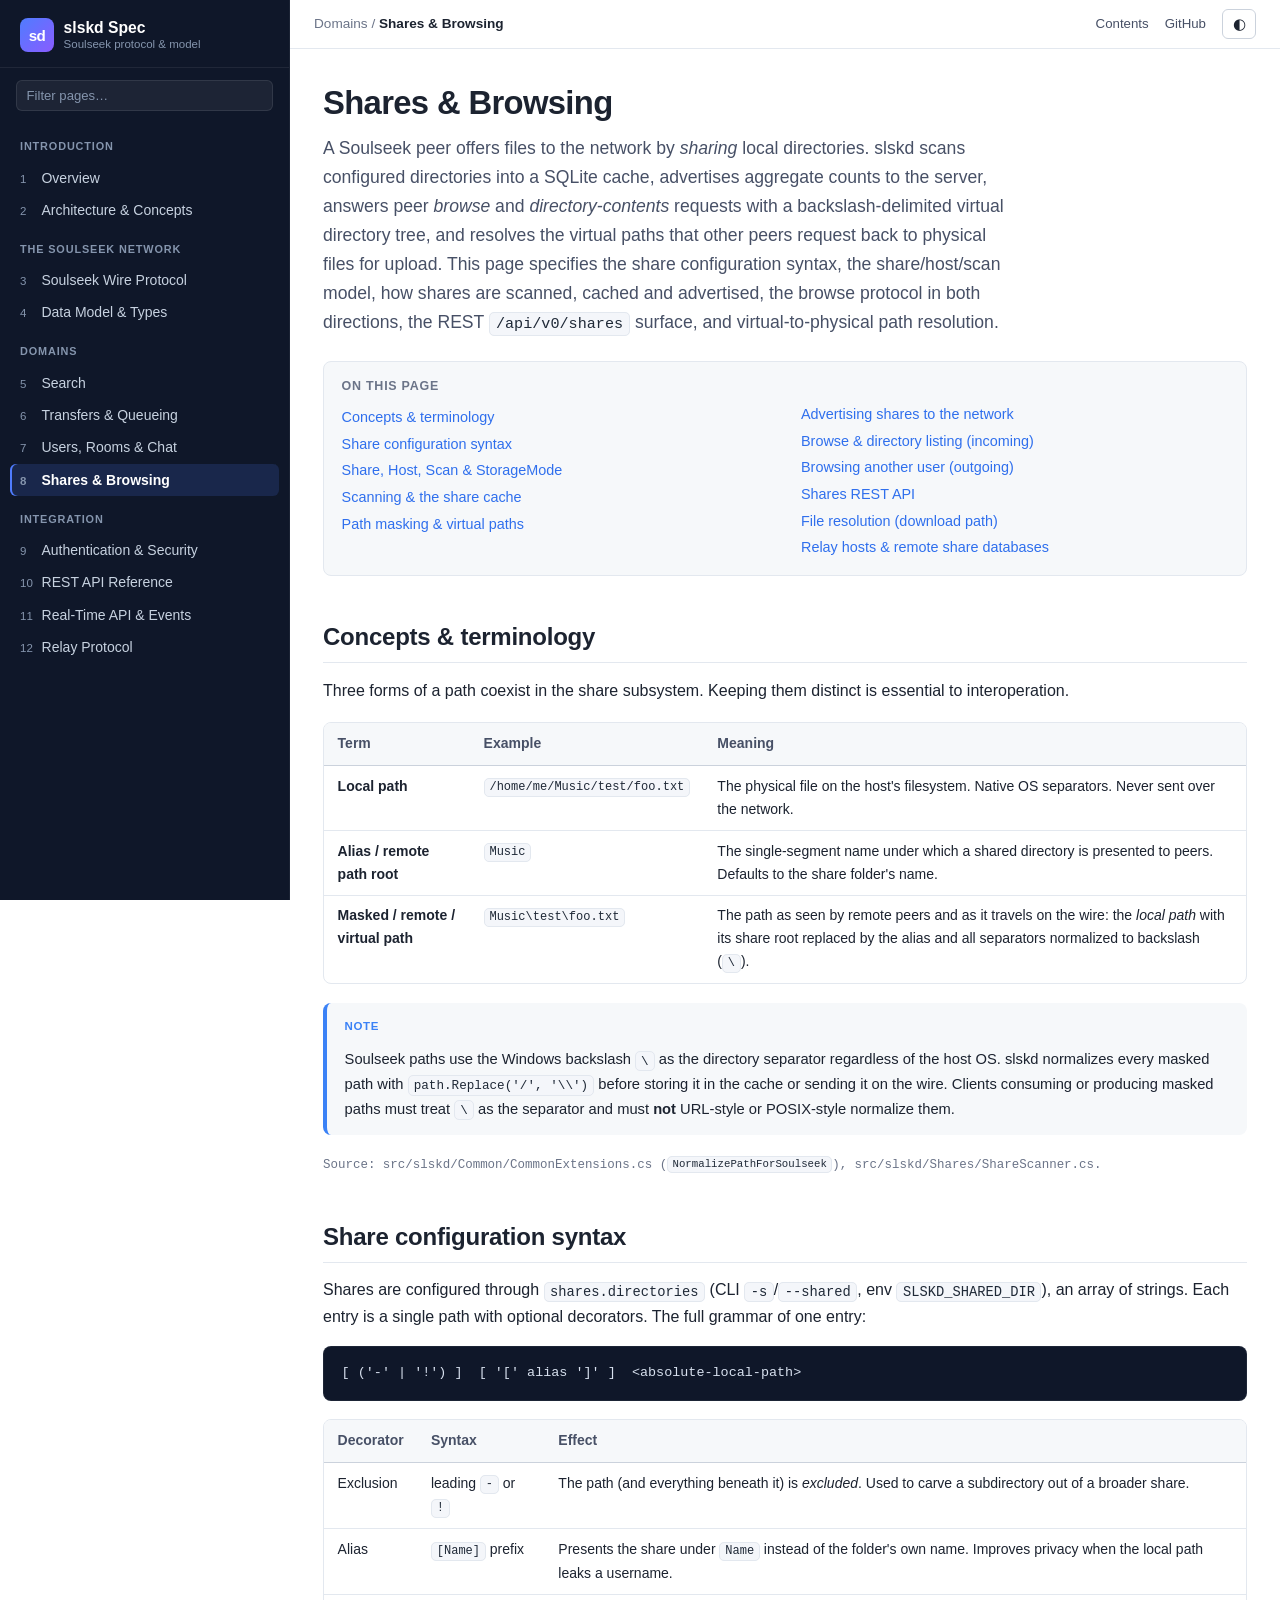
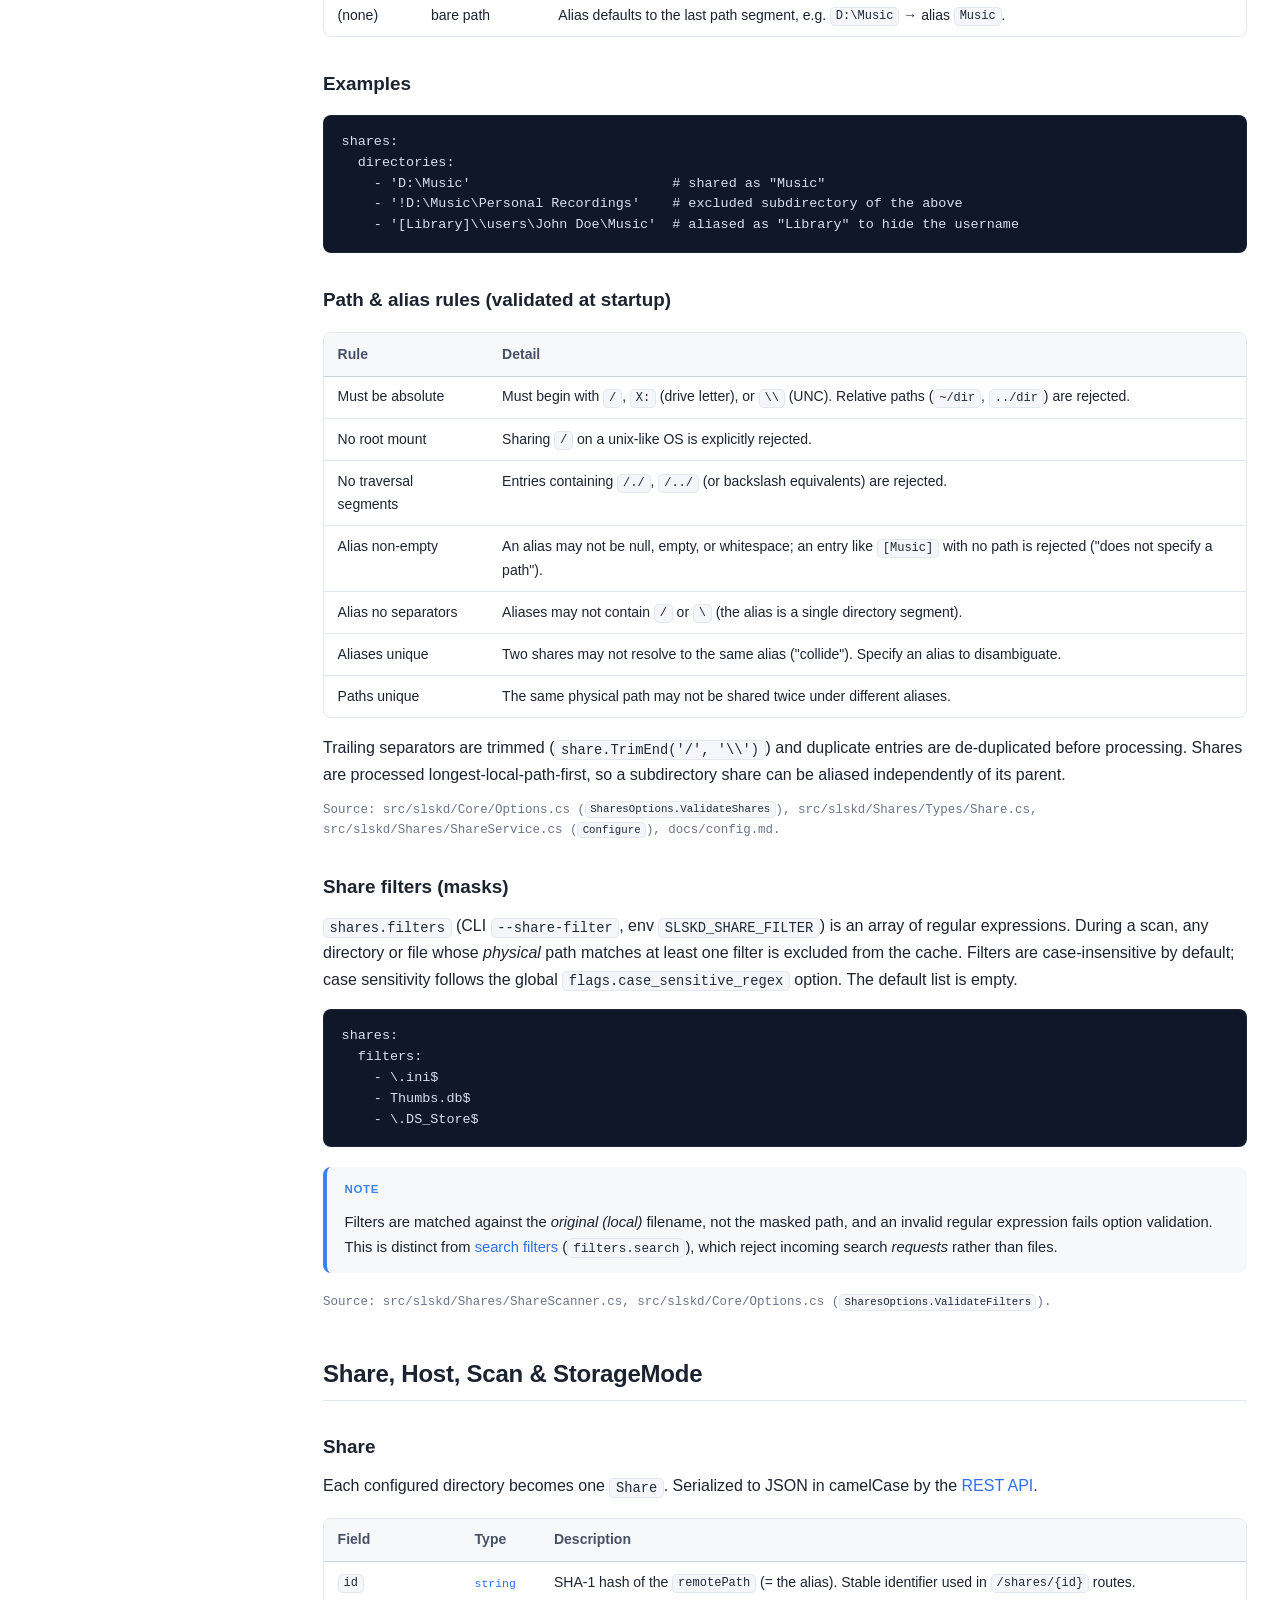
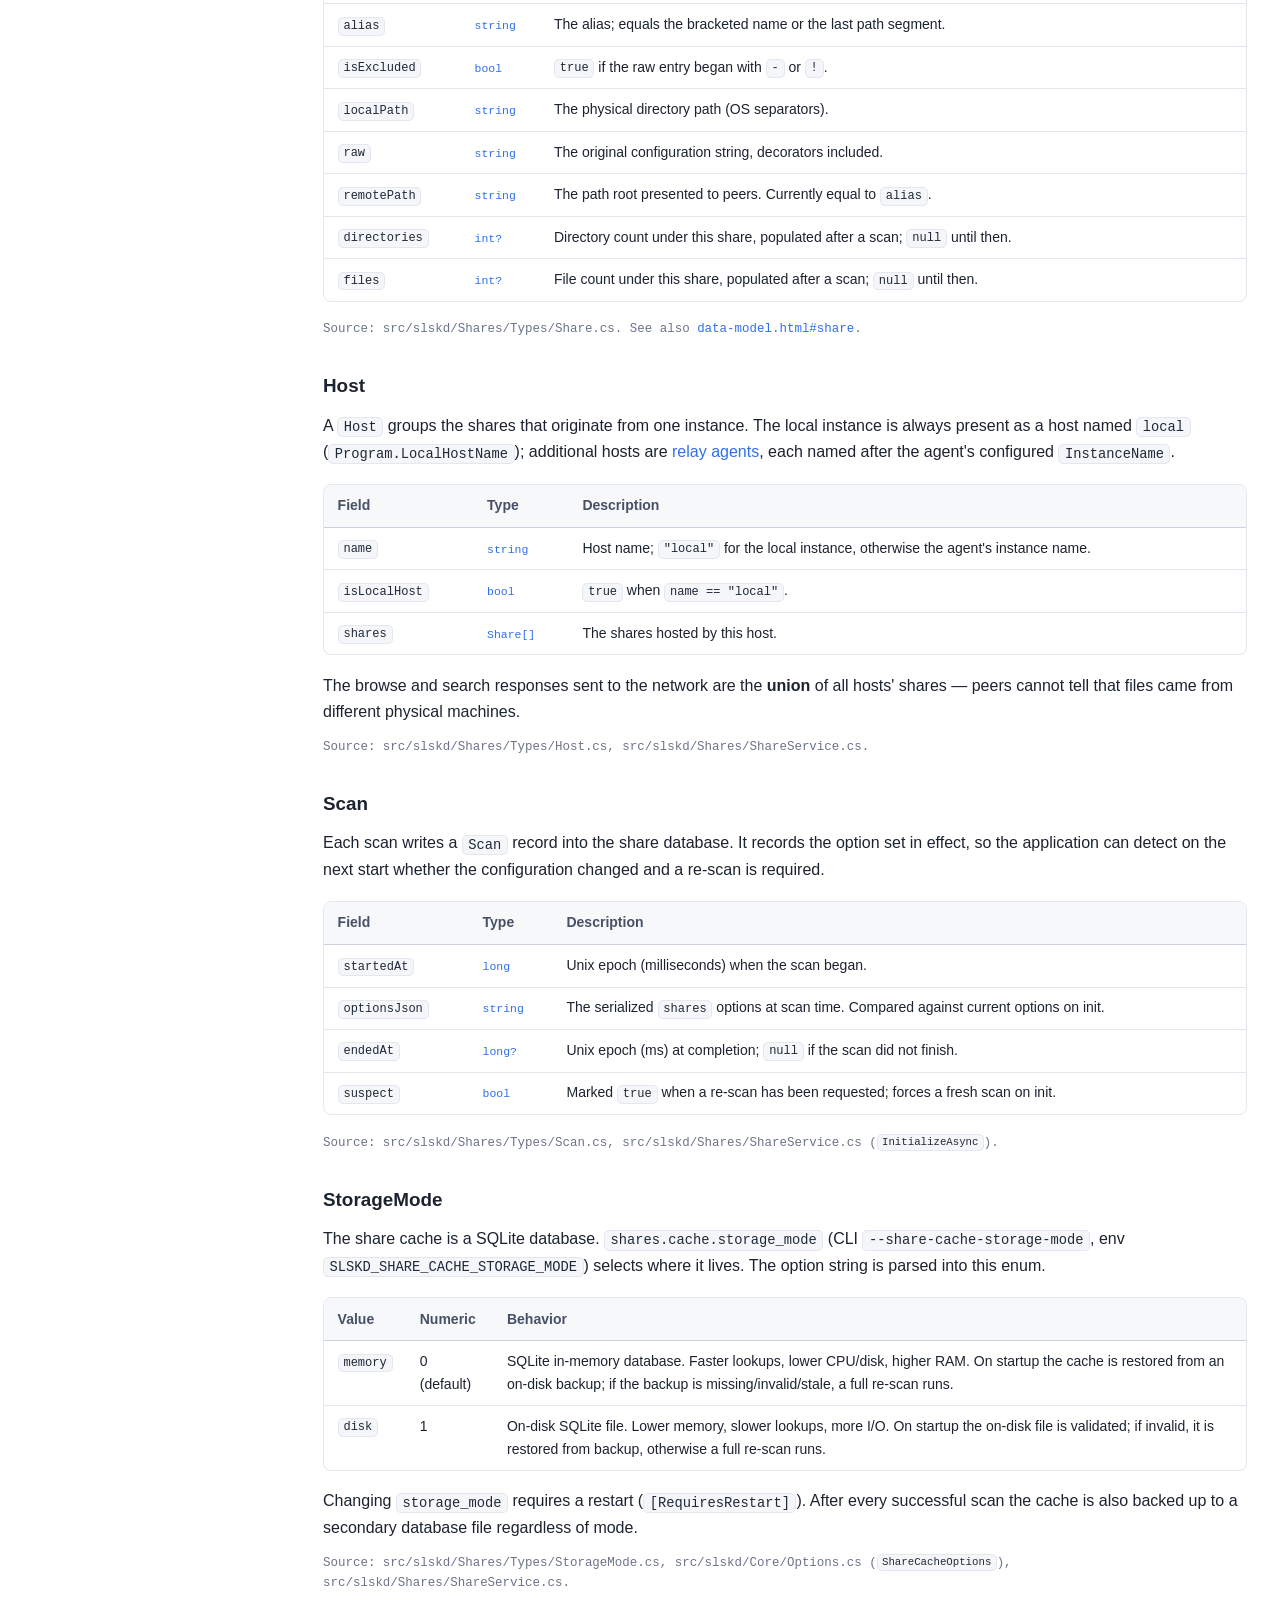
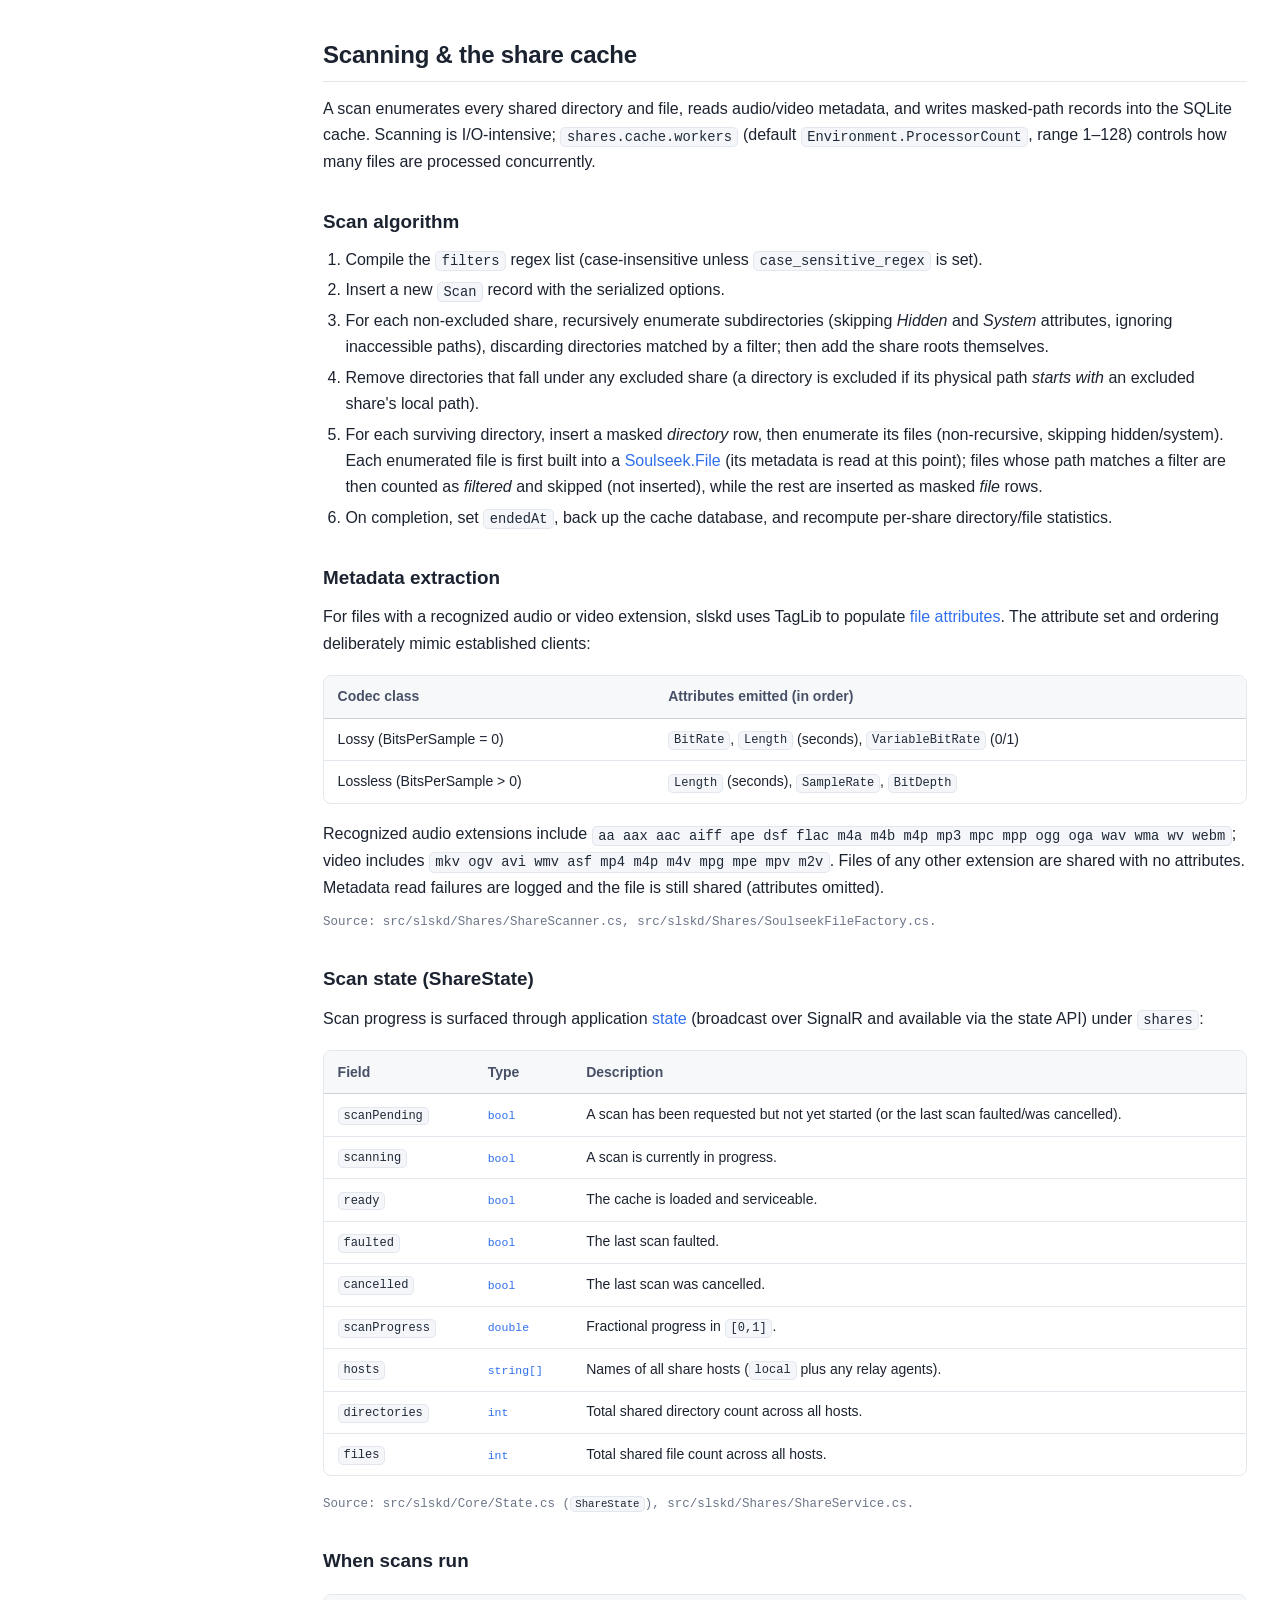
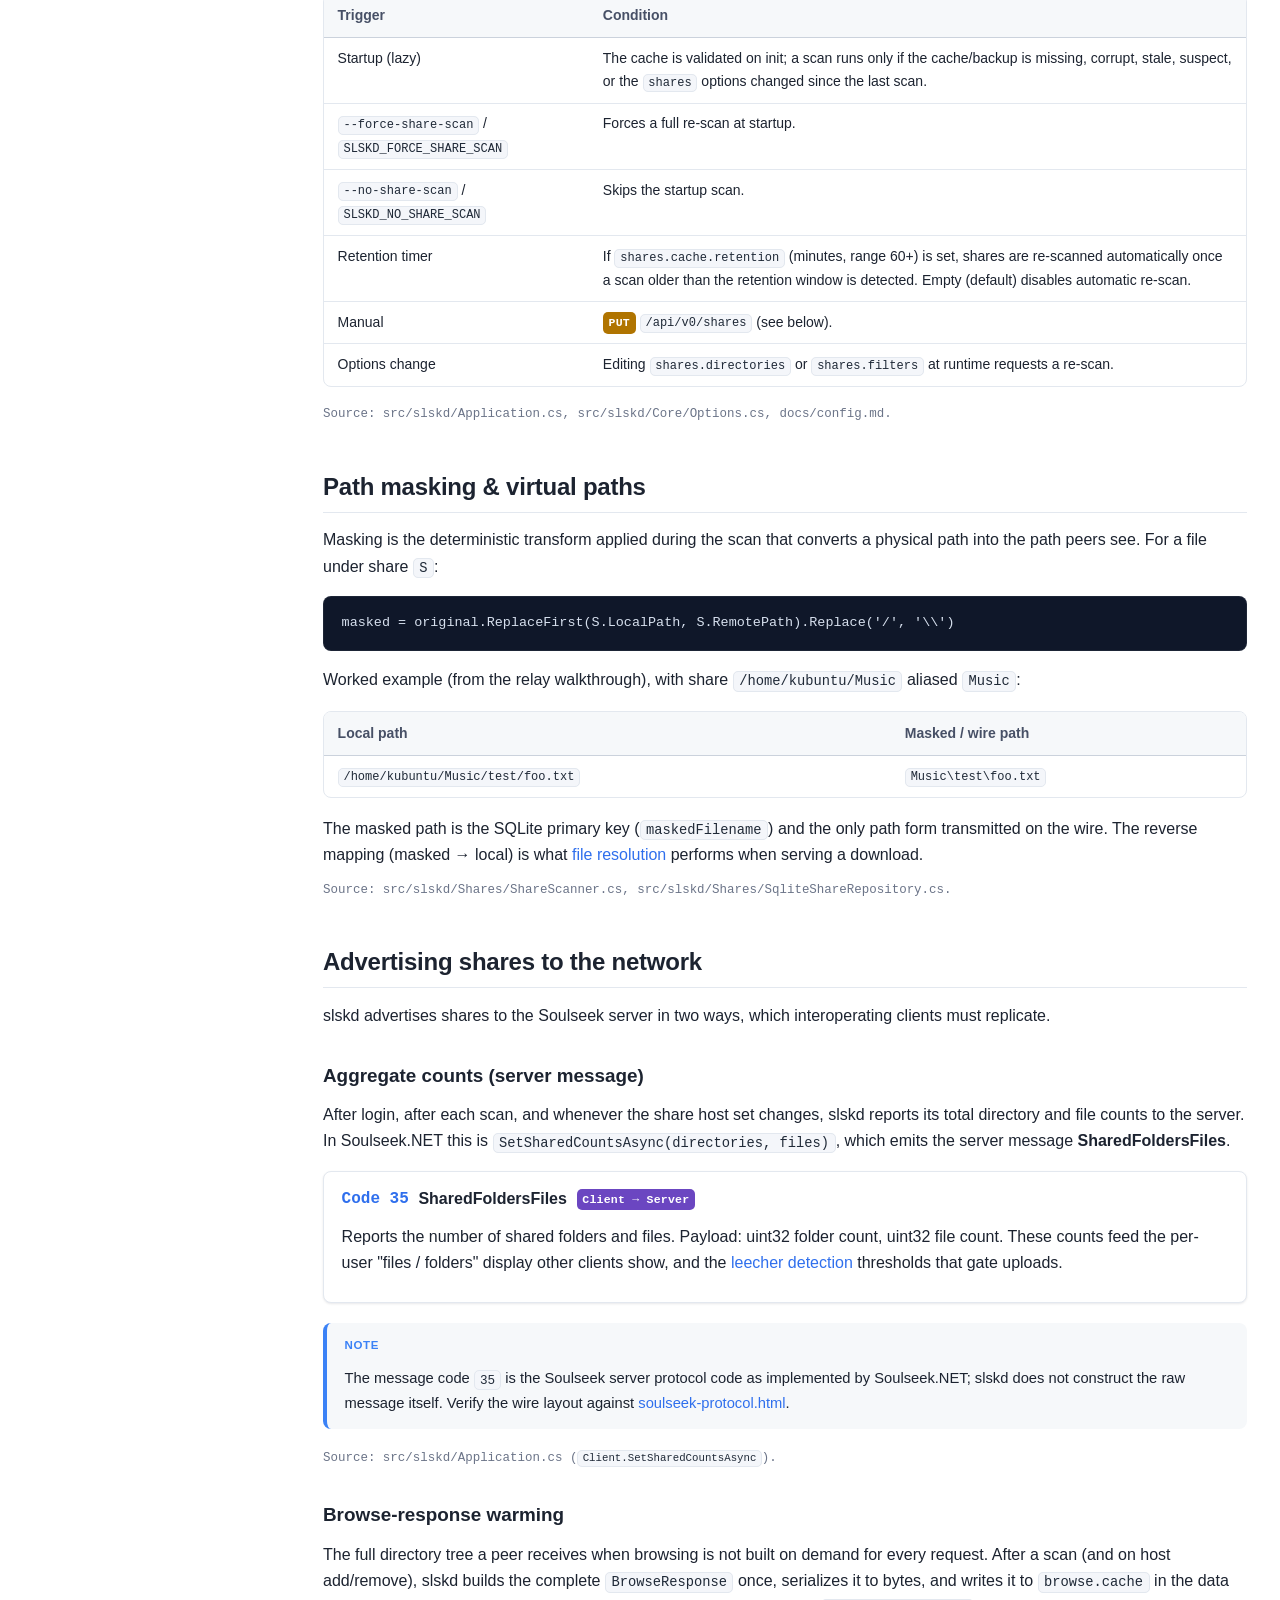
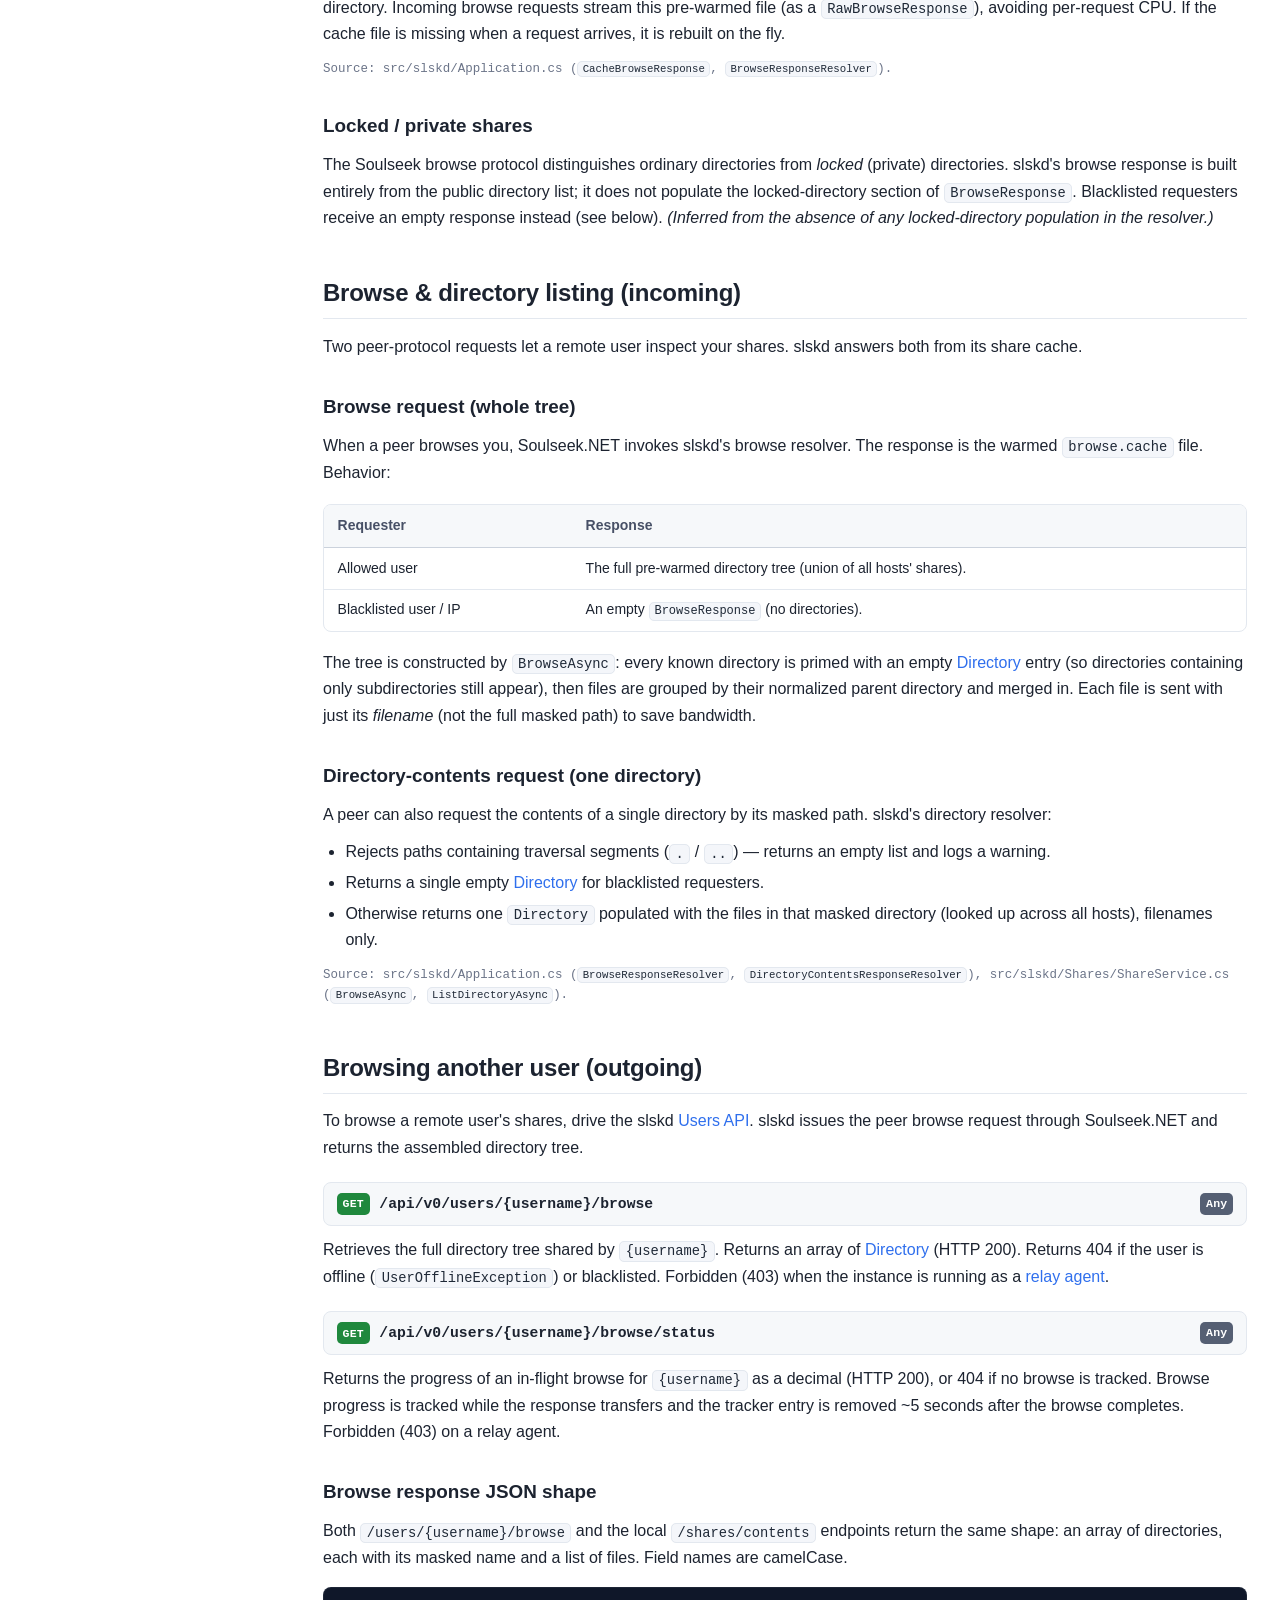
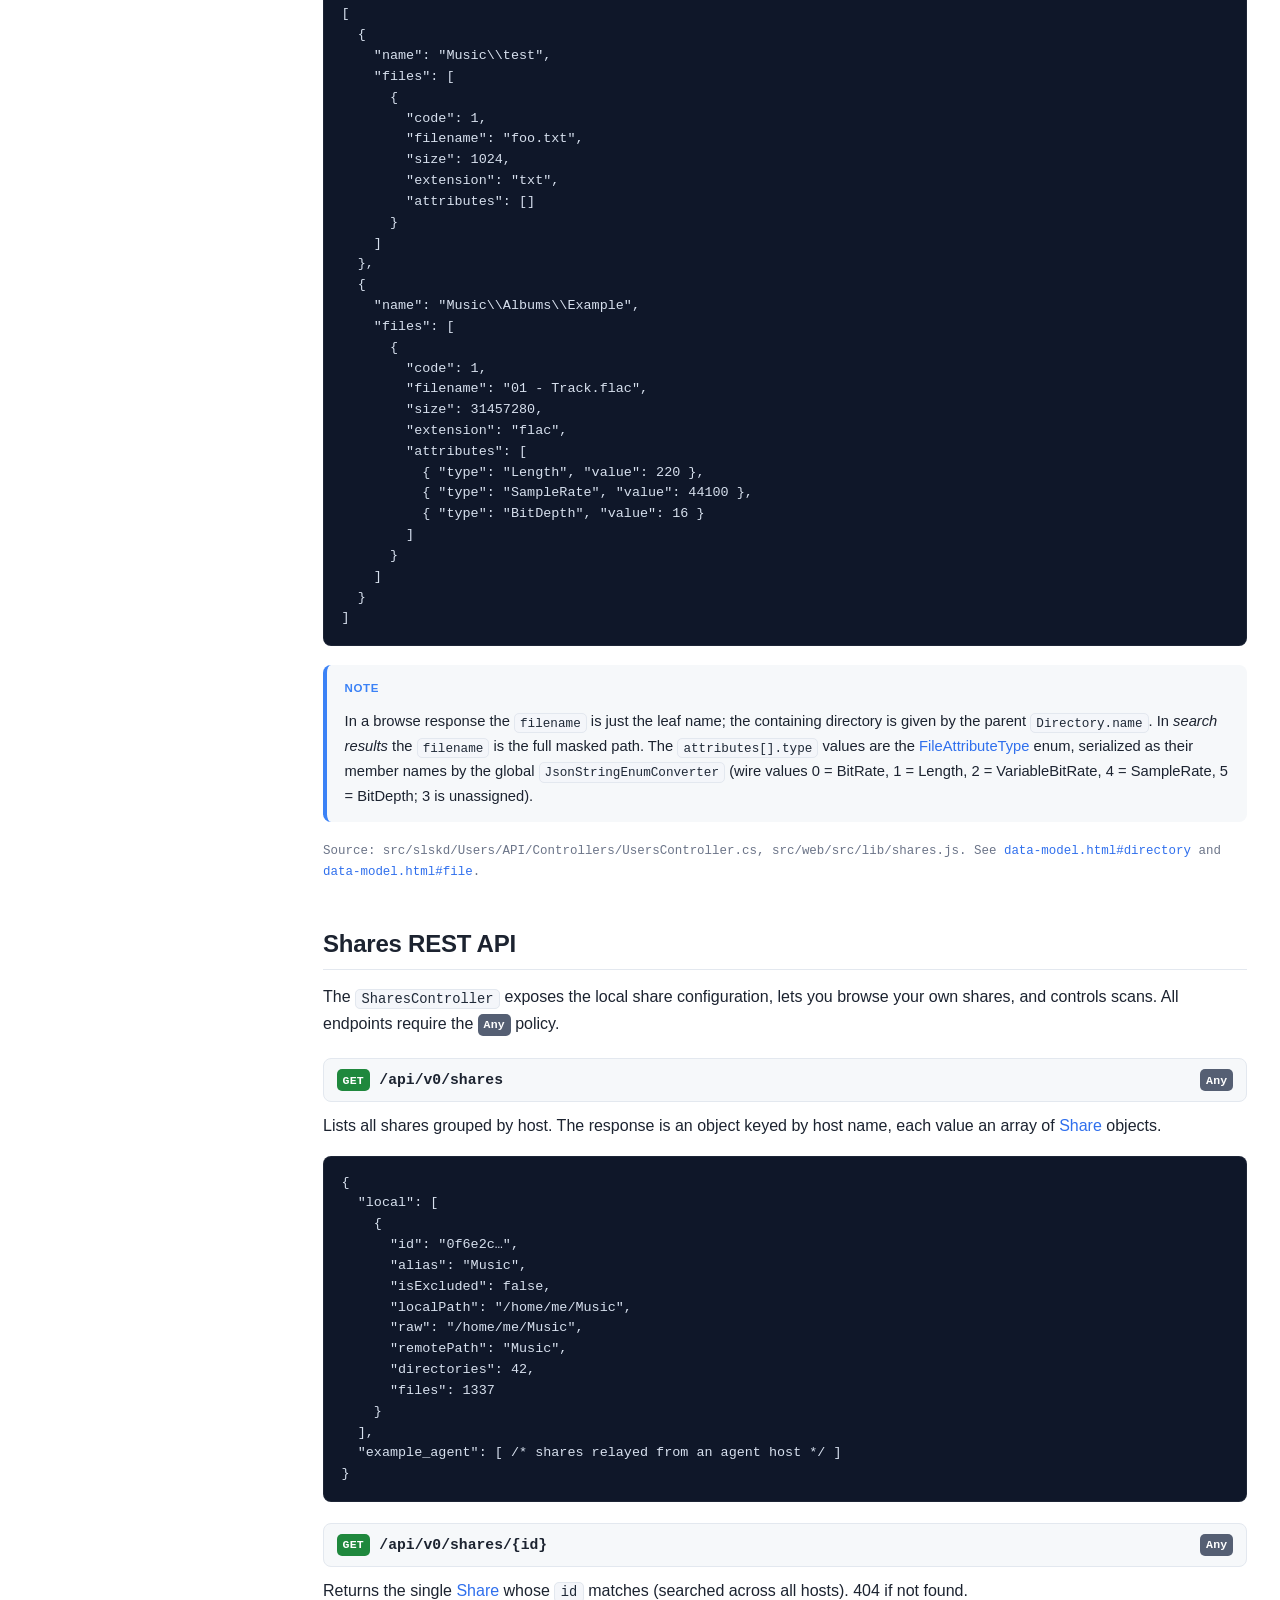
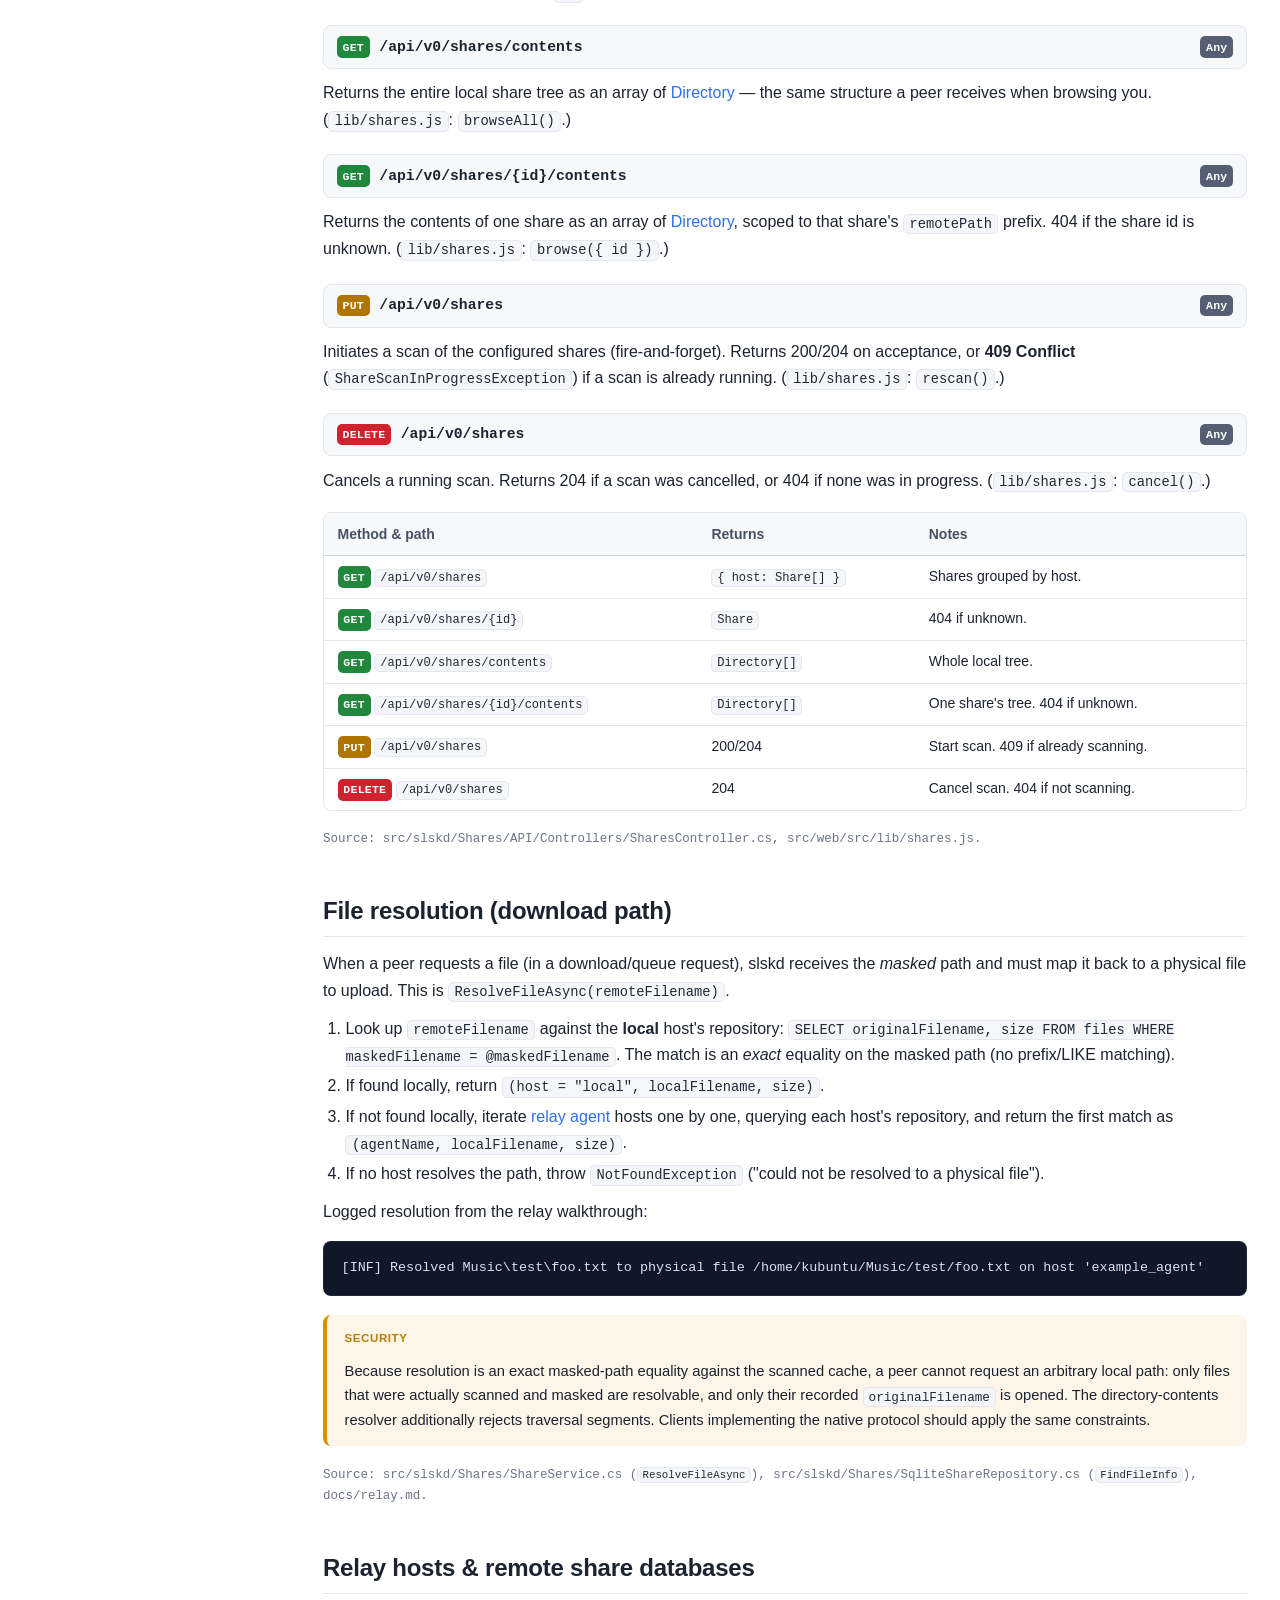
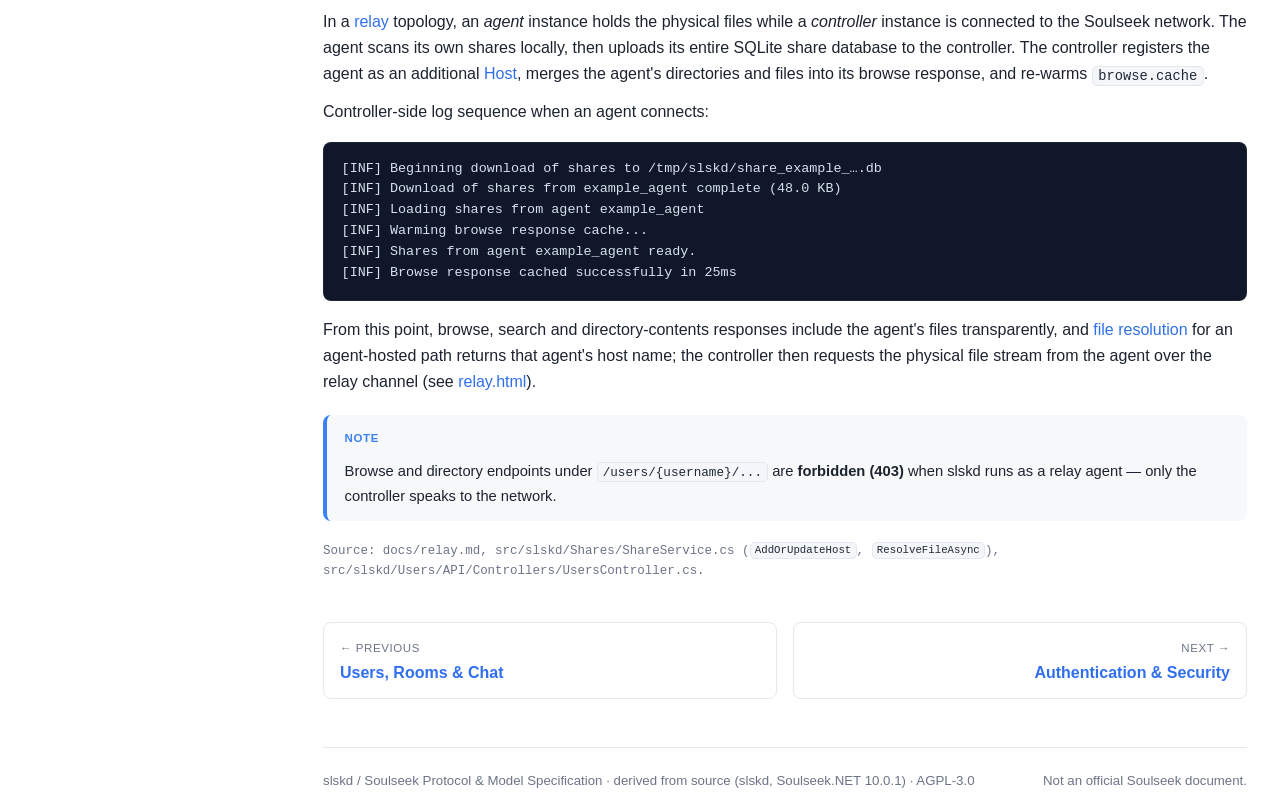
<file: wiki/shares.html>
<!DOCTYPE html>
<html lang="en">
<head>
<meta charset="utf-8">
<meta name="viewport" content="width=device-width, initial-scale=1">
<title>Shares &amp; Browsing · slskd Protocol &amp; Model Specification</title>
<meta name="description" content="slskd / Soulseek network, protocol and data-model specification — Shares &amp; Browsing. A language-agnostic reference for building clients, apps and services that interoperate with the Soulseek platform.">
<link rel="stylesheet" href="style.css">
<script>(function(){try{var t=localStorage.getItem('slskd-spec-theme');if(t){document.documentElement.setAttribute('data-theme',t);}else if(window.matchMedia&&matchMedia('(prefers-color-scheme: dark)').matches){document.documentElement.setAttribute('data-theme','dark');}}catch(e){}})();</script>
</head>
<body>
<div class="scrim"></div>
<div class="layout">
<aside class="sidebar">
  <div class="brand">
    <div class="logo">sd</div>
    <div class="brand-text">
      <span class="brand-title">slskd Spec</span>
      <span class="brand-sub">Soulseek protocol &amp; model</span>
    </div>
  </div>
  <div class="nav-filter-wrap"><input class="nav-filter" type="text" placeholder="Filter pages…" aria-label="Filter pages"></div>
  <nav>
  <div class="nav-group-label">Introduction</div>
  <ul>
    <li><a href="index.html"><span class="nav-num">1</span><span>Overview</span></a></li>
    <li><a href="architecture.html"><span class="nav-num">2</span><span>Architecture &amp; Concepts</span></a></li>
  </ul>
  <div class="nav-group-label">The Soulseek Network</div>
  <ul>
    <li><a href="soulseek-protocol.html"><span class="nav-num">3</span><span>Soulseek Wire Protocol</span></a></li>
    <li><a href="data-model.html"><span class="nav-num">4</span><span>Data Model &amp; Types</span></a></li>
  </ul>
  <div class="nav-group-label">Domains</div>
  <ul>
    <li><a href="search.html"><span class="nav-num">5</span><span>Search</span></a></li>
    <li><a href="transfers.html"><span class="nav-num">6</span><span>Transfers &amp; Queueing</span></a></li>
    <li><a href="users-rooms.html"><span class="nav-num">7</span><span>Users, Rooms &amp; Chat</span></a></li>
    <li class="active"><a href="shares.html" aria-current="page"><span class="nav-num">8</span><span>Shares &amp; Browsing</span></a></li>
  </ul>
  <div class="nav-group-label">Integration</div>
  <ul>
    <li><a href="authentication.html"><span class="nav-num">9</span><span>Authentication &amp; Security</span></a></li>
    <li><a href="rest-api.html"><span class="nav-num">10</span><span>REST API Reference</span></a></li>
    <li><a href="realtime-api.html"><span class="nav-num">11</span><span>Real-Time API &amp; Events</span></a></li>
    <li><a href="relay.html"><span class="nav-num">12</span><span>Relay Protocol</span></a></li>
  </ul>
</nav>
</aside>
<div class="main-col">
  <header class="topbar">
    <button class="menu-btn" aria-label="Toggle navigation">&#9776;</button>
    <span class="crumb">Domains / <b>Shares &amp; Browsing</b></span>
    <span class="spacer"></span>
    <a class="tb-link" href="index.html#sitemap">Contents</a>
    <a class="tb-link" href="https://github.com/slskd/slskd" target="_blank" rel="noopener">GitHub</a>
    <button class="theme-toggle" aria-label="Toggle dark mode" title="Toggle theme">◐</button>
  </header>
  <main class="content">

<h1>Shares &amp; Browsing</h1>
<p class="page-lede">A Soulseek peer offers files to the network by <em>sharing</em> local directories. slskd scans configured directories into a SQLite cache, advertises aggregate counts to the server, answers peer <em>browse</em> and <em>directory-contents</em> requests with a backslash-delimited virtual directory tree, and resolves the virtual paths that other peers request back to physical files for upload. This page specifies the share configuration syntax, the share/host/scan model, how shares are scanned, cached and advertised, the browse protocol in both directions, the REST <code>/api/v0/shares</code> surface, and virtual-to-physical path resolution.</p>

<nav class="toc">
  <div class="toc-title">On this page</div>
  <ul>
    <li><a href="#concepts">Concepts &amp; terminology</a></li>
    <li><a href="#share-config">Share configuration syntax</a></li>
    <li><a href="#share-model">Share, Host, Scan &amp; StorageMode</a></li>
    <li><a href="#scanning">Scanning &amp; the share cache</a></li>
    <li><a href="#masking">Path masking &amp; virtual paths</a></li>
    <li><a href="#advertising">Advertising shares to the network</a></li>
    <li><a href="#browse-incoming">Browse &amp; directory listing (incoming)</a></li>
    <li><a href="#browse-outgoing">Browsing another user (outgoing)</a></li>
    <li><a href="#shares-api">Shares REST API</a></li>
    <li><a href="#resolution">File resolution (download path)</a></li>
    <li><a href="#relay">Relay hosts &amp; remote share databases</a></li>
  </ul>
</nav>

<h2 id="concepts">Concepts &amp; terminology</h2>
<p>Three forms of a path coexist in the share subsystem. Keeping them distinct is essential to interoperation.</p>
<div class="table-wrap">
<table>
<thead><tr><th>Term</th><th>Example</th><th>Meaning</th></tr></thead>
<tbody>
<tr><td><strong>Local path</strong></td><td><code>/home/me/Music/test/foo.txt</code></td><td>The physical file on the host's filesystem. Native OS separators. Never sent over the network.</td></tr>
<tr><td><strong>Alias / remote path root</strong></td><td><code>Music</code></td><td>The single-segment name under which a shared directory is presented to peers. Defaults to the share folder's name.</td></tr>
<tr><td><strong>Masked / remote / virtual path</strong></td><td><code>Music\test\foo.txt</code></td><td>The path as seen by remote peers and as it travels on the wire: the <em>local path</em> with its share root replaced by the alias and all separators normalized to backslash (<code>\</code>).</td></tr>
</tbody>
</table>
</div>
<div class="note callout"><span class="label">Note</span><p>Soulseek paths use the Windows backslash <code>\</code> as the directory separator regardless of the host OS. slskd normalizes every masked path with <code>path.Replace('/', '\\')</code> before storing it in the cache or sending it on the wire. Clients consuming or producing masked paths must treat <code>\</code> as the separator and must <strong>not</strong> URL-style or POSIX-style normalize them.</p></div>
<p class="src-ref">Source: src/slskd/Common/CommonExtensions.cs (<code>NormalizePathForSoulseek</code>), src/slskd/Shares/ShareScanner.cs.</p>

<h2 id="share-config">Share configuration syntax</h2>
<p>Shares are configured through <code>shares.directories</code> (CLI <code>-s</code>/<code>--shared</code>, env <code>SLSKD_SHARED_DIR</code>), an array of strings. Each entry is a single path with optional decorators. The full grammar of one entry:</p>
<pre><code>[ ('-' | '!') ]  [ '[' alias ']' ]  &lt;absolute-local-path&gt;</code></pre>

<div class="table-wrap">
<table>
<thead><tr><th>Decorator</th><th>Syntax</th><th>Effect</th></tr></thead>
<tbody>
<tr><td>Exclusion</td><td>leading <code>-</code> or <code>!</code></td><td>The path (and everything beneath it) is <em>excluded</em>. Used to carve a subdirectory out of a broader share.</td></tr>
<tr><td>Alias</td><td><code>[Name]</code> prefix</td><td>Presents the share under <code>Name</code> instead of the folder's own name. Improves privacy when the local path leaks a username.</td></tr>
<tr><td>(none)</td><td>bare path</td><td>Alias defaults to the last path segment, e.g. <code>D:\Music</code> &rarr; alias <code>Music</code>.</td></tr>
</tbody>
</table>
</div>

<h3 id="config-examples">Examples</h3>
<pre><code>shares:
  directories:
    - 'D:\Music'                         # shared as "Music"
    - '!D:\Music\Personal Recordings'    # excluded subdirectory of the above
    - '[Library]\\users\John Doe\Music'  # aliased as "Library" to hide the username
</code></pre>

<h3 id="config-rules">Path &amp; alias rules (validated at startup)</h3>
<div class="table-wrap">
<table>
<thead><tr><th>Rule</th><th>Detail</th></tr></thead>
<tbody>
<tr><td>Must be absolute</td><td>Must begin with <code>/</code>, <code>X:</code> (drive letter), or <code>\\</code> (UNC). Relative paths (<code>~/dir</code>, <code>../dir</code>) are rejected.</td></tr>
<tr><td>No root mount</td><td>Sharing <code>/</code> on a unix-like OS is explicitly rejected.</td></tr>
<tr><td>No traversal segments</td><td>Entries containing <code>/./</code>, <code>/../</code> (or backslash equivalents) are rejected.</td></tr>
<tr><td>Alias non-empty</td><td>An alias may not be null, empty, or whitespace; an entry like <code>[Music]</code> with no path is rejected ("does not specify a path").</td></tr>
<tr><td>Alias no separators</td><td>Aliases may not contain <code>/</code> or <code>\</code> (the alias is a single directory segment).</td></tr>
<tr><td>Aliases unique</td><td>Two shares may not resolve to the same alias ("collide"). Specify an alias to disambiguate.</td></tr>
<tr><td>Paths unique</td><td>The same physical path may not be shared twice under different aliases.</td></tr>
</tbody>
</table>
</div>
<p>Trailing separators are trimmed (<code>share.TrimEnd('/', '\\')</code>) and duplicate entries are de-duplicated before processing. Shares are processed longest-local-path-first, so a subdirectory share can be aliased independently of its parent.</p>
<p class="src-ref">Source: src/slskd/Core/Options.cs (<code>SharesOptions.ValidateShares</code>), src/slskd/Shares/Types/Share.cs, src/slskd/Shares/ShareService.cs (<code>Configure</code>), docs/config.md.</p>

<h3 id="config-filters">Share filters (masks)</h3>
<p><code>shares.filters</code> (CLI <code>--share-filter</code>, env <code>SLSKD_SHARE_FILTER</code>) is an array of regular expressions. During a scan, any directory or file whose <em>physical</em> path matches at least one filter is excluded from the cache. Filters are case-insensitive by default; case sensitivity follows the global <code>flags.case_sensitive_regex</code> option. The default list is empty.</p>
<pre><code>shares:
  filters:
    - \.ini$
    - Thumbs.db$
    - \.DS_Store$
</code></pre>
<div class="note callout"><span class="label">Note</span><p>Filters are matched against the <em>original (local)</em> filename, not the masked path, and an invalid regular expression fails option validation. This is distinct from <a href="search.html">search filters</a> (<code>filters.search</code>), which reject incoming search <em>requests</em> rather than files.</p></div>
<p class="src-ref">Source: src/slskd/Shares/ShareScanner.cs, src/slskd/Core/Options.cs (<code>SharesOptions.ValidateFilters</code>).</p>

<h2 id="share-model">Share, Host, Scan &amp; StorageMode</h2>

<h3 id="model-share">Share</h3>
<p>Each configured directory becomes one <code>Share</code>. Serialized to JSON in camelCase by the <a href="rest-api.html">REST API</a>.</p>
<div class="table-wrap">
<table>
<thead><tr><th>Field</th><th>Type</th><th>Description</th></tr></thead>
<tbody>
<tr><td><code>id</code></td><td><span class="type">string</span></td><td>SHA-1 hash of the <code>remotePath</code> (= the alias). Stable identifier used in <code>/shares/{id}</code> routes.</td></tr>
<tr><td><code>alias</code></td><td><span class="type">string</span></td><td>The alias; equals the bracketed name or the last path segment.</td></tr>
<tr><td><code>isExcluded</code></td><td><span class="type">bool</span></td><td><code>true</code> if the raw entry began with <code>-</code> or <code>!</code>.</td></tr>
<tr><td><code>localPath</code></td><td><span class="type">string</span></td><td>The physical directory path (OS separators).</td></tr>
<tr><td><code>raw</code></td><td><span class="type">string</span></td><td>The original configuration string, decorators included.</td></tr>
<tr><td><code>remotePath</code></td><td><span class="type">string</span></td><td>The path root presented to peers. Currently equal to <code>alias</code>.</td></tr>
<tr><td><code>directories</code></td><td><span class="type">int?</span></td><td>Directory count under this share, populated after a scan; <code>null</code> until then.</td></tr>
<tr><td><code>files</code></td><td><span class="type">int?</span></td><td>File count under this share, populated after a scan; <code>null</code> until then.</td></tr>
</tbody>
</table>
</div>
<p class="src-ref">Source: src/slskd/Shares/Types/Share.cs. See also <a href="data-model.html#share">data-model.html#share</a>.</p>

<h3 id="model-host">Host</h3>
<p>A <code>Host</code> groups the shares that originate from one instance. The local instance is always present as a host named <code>local</code> (<code>Program.LocalHostName</code>); additional hosts are <a href="relay.html">relay agents</a>, each named after the agent's configured <code>InstanceName</code>.</p>
<div class="table-wrap">
<table>
<thead><tr><th>Field</th><th>Type</th><th>Description</th></tr></thead>
<tbody>
<tr><td><code>name</code></td><td><span class="type">string</span></td><td>Host name; <code>"local"</code> for the local instance, otherwise the agent's instance name.</td></tr>
<tr><td><code>isLocalHost</code></td><td><span class="type">bool</span></td><td><code>true</code> when <code>name == "local"</code>.</td></tr>
<tr><td><code>shares</code></td><td><span class="type">Share[]</span></td><td>The shares hosted by this host.</td></tr>
</tbody>
</table>
</div>
<p>The browse and search responses sent to the network are the <strong>union</strong> of all hosts' shares — peers cannot tell that files came from different physical machines.</p>
<p class="src-ref">Source: src/slskd/Shares/Types/Host.cs, src/slskd/Shares/ShareService.cs.</p>

<h3 id="model-scan">Scan</h3>
<p>Each scan writes a <code>Scan</code> record into the share database. It records the option set in effect, so the application can detect on the next start whether the configuration changed and a re-scan is required.</p>
<div class="table-wrap">
<table>
<thead><tr><th>Field</th><th>Type</th><th>Description</th></tr></thead>
<tbody>
<tr><td><code>startedAt</code></td><td><span class="type">long</span></td><td>Unix epoch (milliseconds) when the scan began.</td></tr>
<tr><td><code>optionsJson</code></td><td><span class="type">string</span></td><td>The serialized <code>shares</code> options at scan time. Compared against current options on init.</td></tr>
<tr><td><code>endedAt</code></td><td><span class="type">long?</span></td><td>Unix epoch (ms) at completion; <code>null</code> if the scan did not finish.</td></tr>
<tr><td><code>suspect</code></td><td><span class="type">bool</span></td><td>Marked <code>true</code> when a re-scan has been requested; forces a fresh scan on init.</td></tr>
</tbody>
</table>
</div>
<p class="src-ref">Source: src/slskd/Shares/Types/Scan.cs, src/slskd/Shares/ShareService.cs (<code>InitializeAsync</code>).</p>

<h3 id="model-storagemode">StorageMode</h3>
<p>The share cache is a SQLite database. <code>shares.cache.storage_mode</code> (CLI <code>--share-cache-storage-mode</code>, env <code>SLSKD_SHARE_CACHE_STORAGE_MODE</code>) selects where it lives. The option string is parsed into this enum.</p>
<div class="table-wrap">
<table>
<thead><tr><th>Value</th><th>Numeric</th><th>Behavior</th></tr></thead>
<tbody>
<tr><td><code>memory</code></td><td>0 (default)</td><td>SQLite in-memory database. Faster lookups, lower CPU/disk, higher RAM. On startup the cache is restored from an on-disk backup; if the backup is missing/invalid/stale, a full re-scan runs.</td></tr>
<tr><td><code>disk</code></td><td>1</td><td>On-disk SQLite file. Lower memory, slower lookups, more I/O. On startup the on-disk file is validated; if invalid, it is restored from backup, otherwise a full re-scan runs.</td></tr>
</tbody>
</table>
</div>
<p>Changing <code>storage_mode</code> requires a restart (<code>[RequiresRestart]</code>). After every successful scan the cache is also backed up to a secondary database file regardless of mode.</p>
<p class="src-ref">Source: src/slskd/Shares/Types/StorageMode.cs, src/slskd/Core/Options.cs (<code>ShareCacheOptions</code>), src/slskd/Shares/ShareService.cs.</p>

<h2 id="scanning">Scanning &amp; the share cache</h2>
<p>A scan enumerates every shared directory and file, reads audio/video metadata, and writes masked-path records into the SQLite cache. Scanning is I/O-intensive; <code>shares.cache.workers</code> (default <code>Environment.ProcessorCount</code>, range 1–128) controls how many files are processed concurrently.</p>

<h3 id="scan-steps">Scan algorithm</h3>
<ol>
<li>Compile the <code>filters</code> regex list (case-insensitive unless <code>case_sensitive_regex</code> is set).</li>
<li>Insert a new <code>Scan</code> record with the serialized options.</li>
<li>For each non-excluded share, recursively enumerate subdirectories (skipping <em>Hidden</em> and <em>System</em> attributes, ignoring inaccessible paths), discarding directories matched by a filter; then add the share roots themselves.</li>
<li>Remove directories that fall under any excluded share (a directory is excluded if its physical path <em>starts with</em> an excluded share's local path).</li>
<li>For each surviving directory, insert a masked <em>directory</em> row, then enumerate its files (non-recursive, skipping hidden/system). Each enumerated file is first built into a <a href="data-model.html#file">Soulseek.File</a> (its metadata is read at this point); files whose path matches a filter are then counted as <em>filtered</em> and skipped (not inserted), while the rest are inserted as masked <em>file</em> rows.</li>
<li>On completion, set <code>endedAt</code>, back up the cache database, and recompute per-share directory/file statistics.</li>
</ol>

<h3 id="scan-metadata">Metadata extraction</h3>
<p>For files with a recognized audio or video extension, slskd uses TagLib to populate <a href="data-model.html#file">file attributes</a>. The attribute set and ordering deliberately mimic established clients:</p>
<div class="table-wrap">
<table>
<thead><tr><th>Codec class</th><th>Attributes emitted (in order)</th></tr></thead>
<tbody>
<tr><td>Lossy (BitsPerSample = 0)</td><td><code>BitRate</code>, <code>Length</code> (seconds), <code>VariableBitRate</code> (0/1)</td></tr>
<tr><td>Lossless (BitsPerSample &gt; 0)</td><td><code>Length</code> (seconds), <code>SampleRate</code>, <code>BitDepth</code></td></tr>
</tbody>
</table>
</div>
<p>Recognized audio extensions include <code>aa aax aac aiff ape dsf flac m4a m4b m4p mp3 mpc mpp ogg oga wav wma wv webm</code>; video includes <code>mkv ogv avi wmv asf mp4 m4p m4v mpg mpe mpv m2v</code>. Files of any other extension are shared with no attributes. Metadata read failures are logged and the file is still shared (attributes omitted).</p>
<p class="src-ref">Source: src/slskd/Shares/ShareScanner.cs, src/slskd/Shares/SoulseekFileFactory.cs.</p>

<h3 id="scan-state">Scan state (ShareState)</h3>
<p>Scan progress is surfaced through application <a href="realtime-api.html">state</a> (broadcast over SignalR and available via the state API) under <code>shares</code>:</p>
<div class="table-wrap">
<table>
<thead><tr><th>Field</th><th>Type</th><th>Description</th></tr></thead>
<tbody>
<tr><td><code>scanPending</code></td><td><span class="type">bool</span></td><td>A scan has been requested but not yet started (or the last scan faulted/was cancelled).</td></tr>
<tr><td><code>scanning</code></td><td><span class="type">bool</span></td><td>A scan is currently in progress.</td></tr>
<tr><td><code>ready</code></td><td><span class="type">bool</span></td><td>The cache is loaded and serviceable.</td></tr>
<tr><td><code>faulted</code></td><td><span class="type">bool</span></td><td>The last scan faulted.</td></tr>
<tr><td><code>cancelled</code></td><td><span class="type">bool</span></td><td>The last scan was cancelled.</td></tr>
<tr><td><code>scanProgress</code></td><td><span class="type">double</span></td><td>Fractional progress in <code>[0,1]</code>.</td></tr>
<tr><td><code>hosts</code></td><td><span class="type">string[]</span></td><td>Names of all share hosts (<code>local</code> plus any relay agents).</td></tr>
<tr><td><code>directories</code></td><td><span class="type">int</span></td><td>Total shared directory count across all hosts.</td></tr>
<tr><td><code>files</code></td><td><span class="type">int</span></td><td>Total shared file count across all hosts.</td></tr>
</tbody>
</table>
</div>
<p class="src-ref">Source: src/slskd/Core/State.cs (<code>ShareState</code>), src/slskd/Shares/ShareService.cs.</p>

<h3 id="scan-triggers">When scans run</h3>
<div class="table-wrap">
<table>
<thead><tr><th>Trigger</th><th>Condition</th></tr></thead>
<tbody>
<tr><td>Startup (lazy)</td><td>The cache is validated on init; a scan runs only if the cache/backup is missing, corrupt, stale, suspect, or the <code>shares</code> options changed since the last scan.</td></tr>
<tr><td><code>--force-share-scan</code> / <code>SLSKD_FORCE_SHARE_SCAN</code></td><td>Forces a full re-scan at startup.</td></tr>
<tr><td><code>--no-share-scan</code> / <code>SLSKD_NO_SHARE_SCAN</code></td><td>Skips the startup scan.</td></tr>
<tr><td>Retention timer</td><td>If <code>shares.cache.retention</code> (minutes, range 60+) is set, shares are re-scanned automatically once a scan older than the retention window is detected. Empty (default) disables automatic re-scan.</td></tr>
<tr><td>Manual</td><td><span class="badge put">PUT</span> <code>/api/v0/shares</code> (see below).</td></tr>
<tr><td>Options change</td><td>Editing <code>shares.directories</code> or <code>shares.filters</code> at runtime requests a re-scan.</td></tr>
</tbody>
</table>
</div>
<p class="src-ref">Source: src/slskd/Application.cs, src/slskd/Core/Options.cs, docs/config.md.</p>

<h2 id="masking">Path masking &amp; virtual paths</h2>
<p>Masking is the deterministic transform applied during the scan that converts a physical path into the path peers see. For a file under share <code>S</code>:</p>
<pre><code>masked = original.ReplaceFirst(S.LocalPath, S.RemotePath).Replace('/', '\\')</code></pre>
<p>Worked example (from the relay walkthrough), with share <code>/home/kubuntu/Music</code> aliased <code>Music</code>:</p>
<div class="table-wrap">
<table>
<thead><tr><th>Local path</th><th>Masked / wire path</th></tr></thead>
<tbody>
<tr><td><code>/home/kubuntu/Music/test/foo.txt</code></td><td><code>Music\test\foo.txt</code></td></tr>
</tbody>
</table>
</div>
<p>The masked path is the SQLite primary key (<code>maskedFilename</code>) and the only path form transmitted on the wire. The reverse mapping (masked &rarr; local) is what <a href="#resolution">file resolution</a> performs when serving a download.</p>
<p class="src-ref">Source: src/slskd/Shares/ShareScanner.cs, src/slskd/Shares/SqliteShareRepository.cs.</p>

<h2 id="advertising">Advertising shares to the network</h2>
<p>slskd advertises shares to the Soulseek server in two ways, which interoperating clients must replicate.</p>

<h3 id="adv-counts">Aggregate counts (server message)</h3>
<p>After login, after each scan, and whenever the share host set changes, slskd reports its total directory and file counts to the server. In Soulseek.NET this is <code>SetSharedCountsAsync(directories, files)</code>, which emits the server message <strong>SharedFoldersFiles</strong>.</p>
<div class="msg-card">
  <div class="msg-head"><span class="msg-code">Code 35</span> <strong>SharedFoldersFiles</strong> <span class="badge dir">Client &rarr; Server</span></div>
  <p>Reports the number of shared folders and files. Payload: <span class="type">uint32</span> folder count, <span class="type">uint32</span> file count. These counts feed the per-user "files / folders" display other clients show, and the <a href="users-rooms.html">leecher detection</a> thresholds that gate uploads.</p>
</div>
<div class="note callout"><span class="label">Note</span><p>The message code <code>35</code> is the Soulseek server protocol code as implemented by Soulseek.NET; slskd does not construct the raw message itself. Verify the wire layout against <a href="soulseek-protocol.html">soulseek-protocol.html</a>.</p></div>
<p class="src-ref">Source: src/slskd/Application.cs (<code>Client.SetSharedCountsAsync</code>).</p>

<h3 id="adv-browse-cache">Browse-response warming</h3>
<p>The full directory tree a peer receives when browsing is not built on demand for every request. After a scan (and on host add/remove), slskd builds the complete <code>BrowseResponse</code> once, serializes it to bytes, and writes it to <code>browse.cache</code> in the data directory. Incoming browse requests stream this pre-warmed file (as a <code>RawBrowseResponse</code>), avoiding per-request CPU. If the cache file is missing when a request arrives, it is rebuilt on the fly.</p>
<p class="src-ref">Source: src/slskd/Application.cs (<code>CacheBrowseResponse</code>, <code>BrowseResponseResolver</code>).</p>

<h3 id="adv-locked">Locked / private shares</h3>
<p>The Soulseek browse protocol distinguishes ordinary directories from <em>locked</em> (private) directories. slskd's browse response is built entirely from the public directory list; it does not populate the locked-directory section of <code>BrowseResponse</code>. Blacklisted requesters receive an empty response instead (see below). <em>(Inferred from the absence of any locked-directory population in the resolver.)</em></p>

<h2 id="browse-incoming">Browse &amp; directory listing (incoming)</h2>
<p>Two peer-protocol requests let a remote user inspect your shares. slskd answers both from its share cache.</p>

<h3 id="incoming-browse">Browse request (whole tree)</h3>
<p>When a peer browses you, Soulseek.NET invokes slskd's browse resolver. The response is the warmed <code>browse.cache</code> file. Behavior:</p>
<div class="table-wrap">
<table>
<thead><tr><th>Requester</th><th>Response</th></tr></thead>
<tbody>
<tr><td>Allowed user</td><td>The full pre-warmed directory tree (union of all hosts' shares).</td></tr>
<tr><td>Blacklisted user / IP</td><td>An empty <code>BrowseResponse</code> (no directories).</td></tr>
</tbody>
</table>
</div>
<p>The tree is constructed by <code>BrowseAsync</code>: every known directory is primed with an empty <a href="data-model.html#directory">Directory</a> entry (so directories containing only subdirectories still appear), then files are grouped by their normalized parent directory and merged in. Each file is sent with just its <em>filename</em> (not the full masked path) to save bandwidth.</p>

<h3 id="incoming-dir">Directory-contents request (one directory)</h3>
<p>A peer can also request the contents of a single directory by its masked path. slskd's directory resolver:</p>
<ul>
<li>Rejects paths containing traversal segments (<code>.</code> / <code>..</code>) — returns an empty list and logs a warning.</li>
<li>Returns a single empty <a href="data-model.html#directory">Directory</a> for blacklisted requesters.</li>
<li>Otherwise returns one <code>Directory</code> populated with the files in that masked directory (looked up across all hosts), filenames only.</li>
</ul>
<p class="src-ref">Source: src/slskd/Application.cs (<code>BrowseResponseResolver</code>, <code>DirectoryContentsResponseResolver</code>), src/slskd/Shares/ShareService.cs (<code>BrowseAsync</code>, <code>ListDirectoryAsync</code>).</p>

<h2 id="browse-outgoing">Browsing another user (outgoing)</h2>
<p>To browse a remote user's shares, drive the slskd <a href="users-rooms.html">Users API</a>. slskd issues the peer browse request through Soulseek.NET and returns the assembled directory tree.</p>

<div class="endpoint"><span class="badge get">GET</span><span class="path">/api/v0/users/{username}/browse</span><span class="auth"><span class="badge role any">Any</span></span></div>
<p>Retrieves the full directory tree shared by <code>{username}</code>. Returns an array of <a href="data-model.html#directory">Directory</a> (HTTP 200). Returns 404 if the user is offline (<code>UserOfflineException</code>) or blacklisted. Forbidden (403) when the instance is running as a <a href="relay.html">relay agent</a>.</p>

<div class="endpoint"><span class="badge get">GET</span><span class="path">/api/v0/users/{username}/browse/status</span><span class="auth"><span class="badge role any">Any</span></span></div>
<p>Returns the progress of an in-flight browse for <code>{username}</code> as a <span class="type">decimal</span> (HTTP 200), or 404 if no browse is tracked. Browse progress is tracked while the response transfers and the tracker entry is removed ~5 seconds after the browse completes. Forbidden (403) on a relay agent.</p>

<h3 id="outgoing-shape">Browse response JSON shape</h3>
<p>Both <code>/users/{username}/browse</code> and the local <code>/shares/contents</code> endpoints return the same shape: an array of directories, each with its masked name and a list of files. Field names are camelCase.</p>
<pre><code>[
  {
    "name": "Music\\test",
    "files": [
      {
        "code": 1,
        "filename": "foo.txt",
        "size": 1024,
        "extension": "txt",
        "attributes": []
      }
    ]
  },
  {
    "name": "Music\\Albums\\Example",
    "files": [
      {
        "code": 1,
        "filename": "01 - Track.flac",
        "size": 31457280,
        "extension": "flac",
        "attributes": [
          { "type": "Length", "value": 220 },
          { "type": "SampleRate", "value": 44100 },
          { "type": "BitDepth", "value": 16 }
        ]
      }
    ]
  }
]</code></pre>
<div class="note callout"><span class="label">Note</span><p>In a browse response the <code>filename</code> is just the leaf name; the containing directory is given by the parent <code>Directory.name</code>. In <em>search results</em> the <code>filename</code> is the full masked path. The <code>attributes[].type</code> values are the <a href="data-model.html#file-attributes">FileAttributeType</a> enum, serialized as their member names by the global <code>JsonStringEnumConverter</code> (wire values 0 = BitRate, 1 = Length, 2 = VariableBitRate, 4 = SampleRate, 5 = BitDepth; 3 is unassigned).</p></div>
<p class="src-ref">Source: src/slskd/Users/API/Controllers/UsersController.cs, src/web/src/lib/shares.js. See <a href="data-model.html#directory">data-model.html#directory</a> and <a href="data-model.html#file">data-model.html#file</a>.</p>

<h2 id="shares-api">Shares REST API</h2>
<p>The <code>SharesController</code> exposes the local share configuration, lets you browse your own shares, and controls scans. All endpoints require the <span class="badge role any">Any</span> policy.</p>

<div class="endpoint"><span class="badge get">GET</span><span class="path">/api/v0/shares</span><span class="auth"><span class="badge role any">Any</span></span></div>
<p>Lists all shares grouped by host. The response is an object keyed by host name, each value an array of <a href="#model-share">Share</a> objects.</p>
<pre><code>{
  "local": [
    {
      "id": "0f6e2c…",
      "alias": "Music",
      "isExcluded": false,
      "localPath": "/home/me/Music",
      "raw": "/home/me/Music",
      "remotePath": "Music",
      "directories": 42,
      "files": 1337
    }
  ],
  "example_agent": [ /* shares relayed from an agent host */ ]
}</code></pre>

<div class="endpoint"><span class="badge get">GET</span><span class="path">/api/v0/shares/{id}</span><span class="auth"><span class="badge role any">Any</span></span></div>
<p>Returns the single <a href="#model-share">Share</a> whose <code>id</code> matches (searched across all hosts). 404 if not found.</p>

<div class="endpoint"><span class="badge get">GET</span><span class="path">/api/v0/shares/contents</span><span class="auth"><span class="badge role any">Any</span></span></div>
<p>Returns the entire local share tree as an array of <a href="data-model.html#directory">Directory</a> — the same structure a peer receives when browsing you. (<code>lib/shares.js</code>: <code>browseAll()</code>.)</p>

<div class="endpoint"><span class="badge get">GET</span><span class="path">/api/v0/shares/{id}/contents</span><span class="auth"><span class="badge role any">Any</span></span></div>
<p>Returns the contents of one share as an array of <a href="data-model.html#directory">Directory</a>, scoped to that share's <code>remotePath</code> prefix. 404 if the share id is unknown. (<code>lib/shares.js</code>: <code>browse({ id })</code>.)</p>

<div class="endpoint"><span class="badge put">PUT</span><span class="path">/api/v0/shares</span><span class="auth"><span class="badge role any">Any</span></span></div>
<p>Initiates a scan of the configured shares (fire-and-forget). Returns 200/204 on acceptance, or <strong>409 Conflict</strong> (<code>ShareScanInProgressException</code>) if a scan is already running. (<code>lib/shares.js</code>: <code>rescan()</code>.)</p>

<div class="endpoint"><span class="badge delete">DELETE</span><span class="path">/api/v0/shares</span><span class="auth"><span class="badge role any">Any</span></span></div>
<p>Cancels a running scan. Returns 204 if a scan was cancelled, or 404 if none was in progress. (<code>lib/shares.js</code>: <code>cancel()</code>.)</p>

<div class="table-wrap">
<table>
<thead><tr><th>Method &amp; path</th><th>Returns</th><th>Notes</th></tr></thead>
<tbody>
<tr><td><span class="badge get">GET</span> <code>/api/v0/shares</code></td><td><code>{ host: Share[] }</code></td><td>Shares grouped by host.</td></tr>
<tr><td><span class="badge get">GET</span> <code>/api/v0/shares/{id}</code></td><td><code>Share</code></td><td>404 if unknown.</td></tr>
<tr><td><span class="badge get">GET</span> <code>/api/v0/shares/contents</code></td><td><code>Directory[]</code></td><td>Whole local tree.</td></tr>
<tr><td><span class="badge get">GET</span> <code>/api/v0/shares/{id}/contents</code></td><td><code>Directory[]</code></td><td>One share's tree. 404 if unknown.</td></tr>
<tr><td><span class="badge put">PUT</span> <code>/api/v0/shares</code></td><td>200/204</td><td>Start scan. 409 if already scanning.</td></tr>
<tr><td><span class="badge delete">DELETE</span> <code>/api/v0/shares</code></td><td>204</td><td>Cancel scan. 404 if not scanning.</td></tr>
</tbody>
</table>
</div>
<p class="src-ref">Source: src/slskd/Shares/API/Controllers/SharesController.cs, src/web/src/lib/shares.js.</p>

<h2 id="resolution">File resolution (download path)</h2>
<p>When a peer requests a file (in a download/queue request), slskd receives the <em>masked</em> path and must map it back to a physical file to upload. This is <code>ResolveFileAsync(remoteFilename)</code>.</p>
<ol>
<li>Look up <code>remoteFilename</code> against the <strong>local</strong> host's repository: <code>SELECT originalFilename, size FROM files WHERE maskedFilename = @maskedFilename</code>. The match is an <em>exact</em> equality on the masked path (no prefix/LIKE matching).</li>
<li>If found locally, return <code>(host = "local", localFilename, size)</code>.</li>
<li>If not found locally, iterate <a href="relay.html">relay agent</a> hosts one by one, querying each host's repository, and return the first match as <code>(agentName, localFilename, size)</code>.</li>
<li>If no host resolves the path, throw <code>NotFoundException</code> ("could not be resolved to a physical file").</li>
</ol>
<p>Logged resolution from the relay walkthrough:</p>
<pre><code>[INF] Resolved Music\test\foo.txt to physical file /home/kubuntu/Music/test/foo.txt on host 'example_agent'</code></pre>
<div class="warn callout"><span class="label">Security</span><p>Because resolution is an exact masked-path equality against the scanned cache, a peer cannot request an arbitrary local path: only files that were actually scanned and masked are resolvable, and only their recorded <code>originalFilename</code> is opened. The directory-contents resolver additionally rejects traversal segments. Clients implementing the native protocol should apply the same constraints.</p></div>
<p class="src-ref">Source: src/slskd/Shares/ShareService.cs (<code>ResolveFileAsync</code>), src/slskd/Shares/SqliteShareRepository.cs (<code>FindFileInfo</code>), docs/relay.md.</p>

<h2 id="relay">Relay hosts &amp; remote share databases</h2>
<p>In a <a href="relay.html">relay</a> topology, an <em>agent</em> instance holds the physical files while a <em>controller</em> instance is connected to the Soulseek network. The agent scans its own shares locally, then uploads its entire SQLite share database to the controller. The controller registers the agent as an additional <a href="#model-host">Host</a>, merges the agent's directories and files into its browse response, and re-warms <code>browse.cache</code>.</p>
<p>Controller-side log sequence when an agent connects:</p>
<pre><code>[INF] Beginning download of shares to /tmp/slskd/share_example_….db
[INF] Download of shares from example_agent complete (48.0 KB)
[INF] Loading shares from agent example_agent
[INF] Warming browse response cache...
[INF] Shares from agent example_agent ready.
[INF] Browse response cached successfully in 25ms</code></pre>
<p>From this point, browse, search and directory-contents responses include the agent's files transparently, and <a href="#resolution">file resolution</a> for an agent-hosted path returns that agent's host name; the controller then requests the physical file stream from the agent over the relay channel (see <a href="relay.html">relay.html</a>).</p>
<div class="note callout"><span class="label">Note</span><p>Browse and directory endpoints under <code>/users/{username}/...</code> are <strong>forbidden (403)</strong> when slskd runs as a relay agent — only the controller speaks to the network.</p></div>
<p class="src-ref">Source: docs/relay.md, src/slskd/Shares/ShareService.cs (<code>AddOrUpdateHost</code>, <code>ResolveFileAsync</code>), src/slskd/Users/API/Controllers/UsersController.cs.</p>

    <div class="page-nav-links">
      <a class="prev" href="users-rooms.html"><span class="dir">&larr; Previous</span><br><span class="ttl">Users, Rooms &amp; Chat</span></a>
      <a class="next" href="authentication.html"><span class="dir">Next &rarr;</span><br><span class="ttl">Authentication &amp; Security</span></a>
    </div>
    <footer class="page-footer">
      <span>slskd / Soulseek Protocol &amp; Model Specification &middot; derived from source (slskd, Soulseek.NET 10.0.1) &middot; AGPL-3.0</span>
      <span>Not an official Soulseek document.</span>
    </footer>
  </main>
</div>
</div>
<script src="script.js"></script>
</body>
</html>
</file>
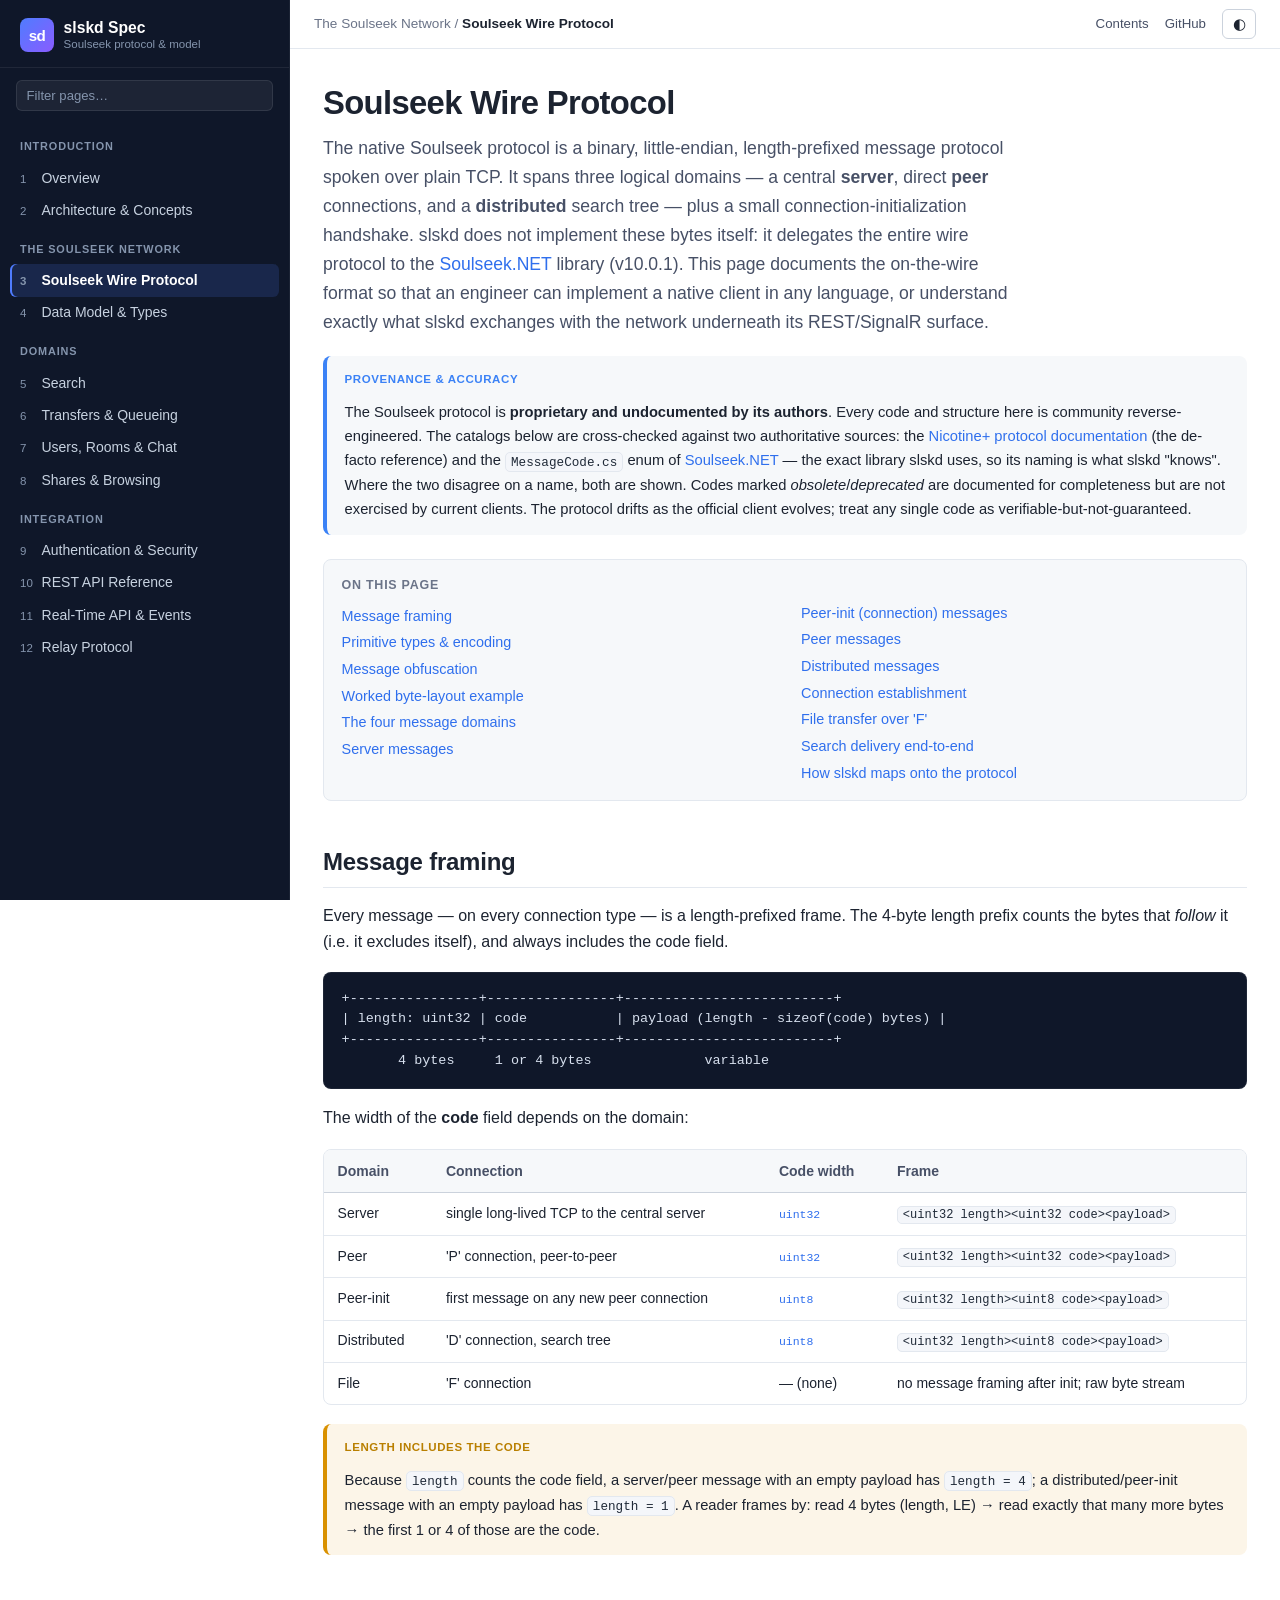
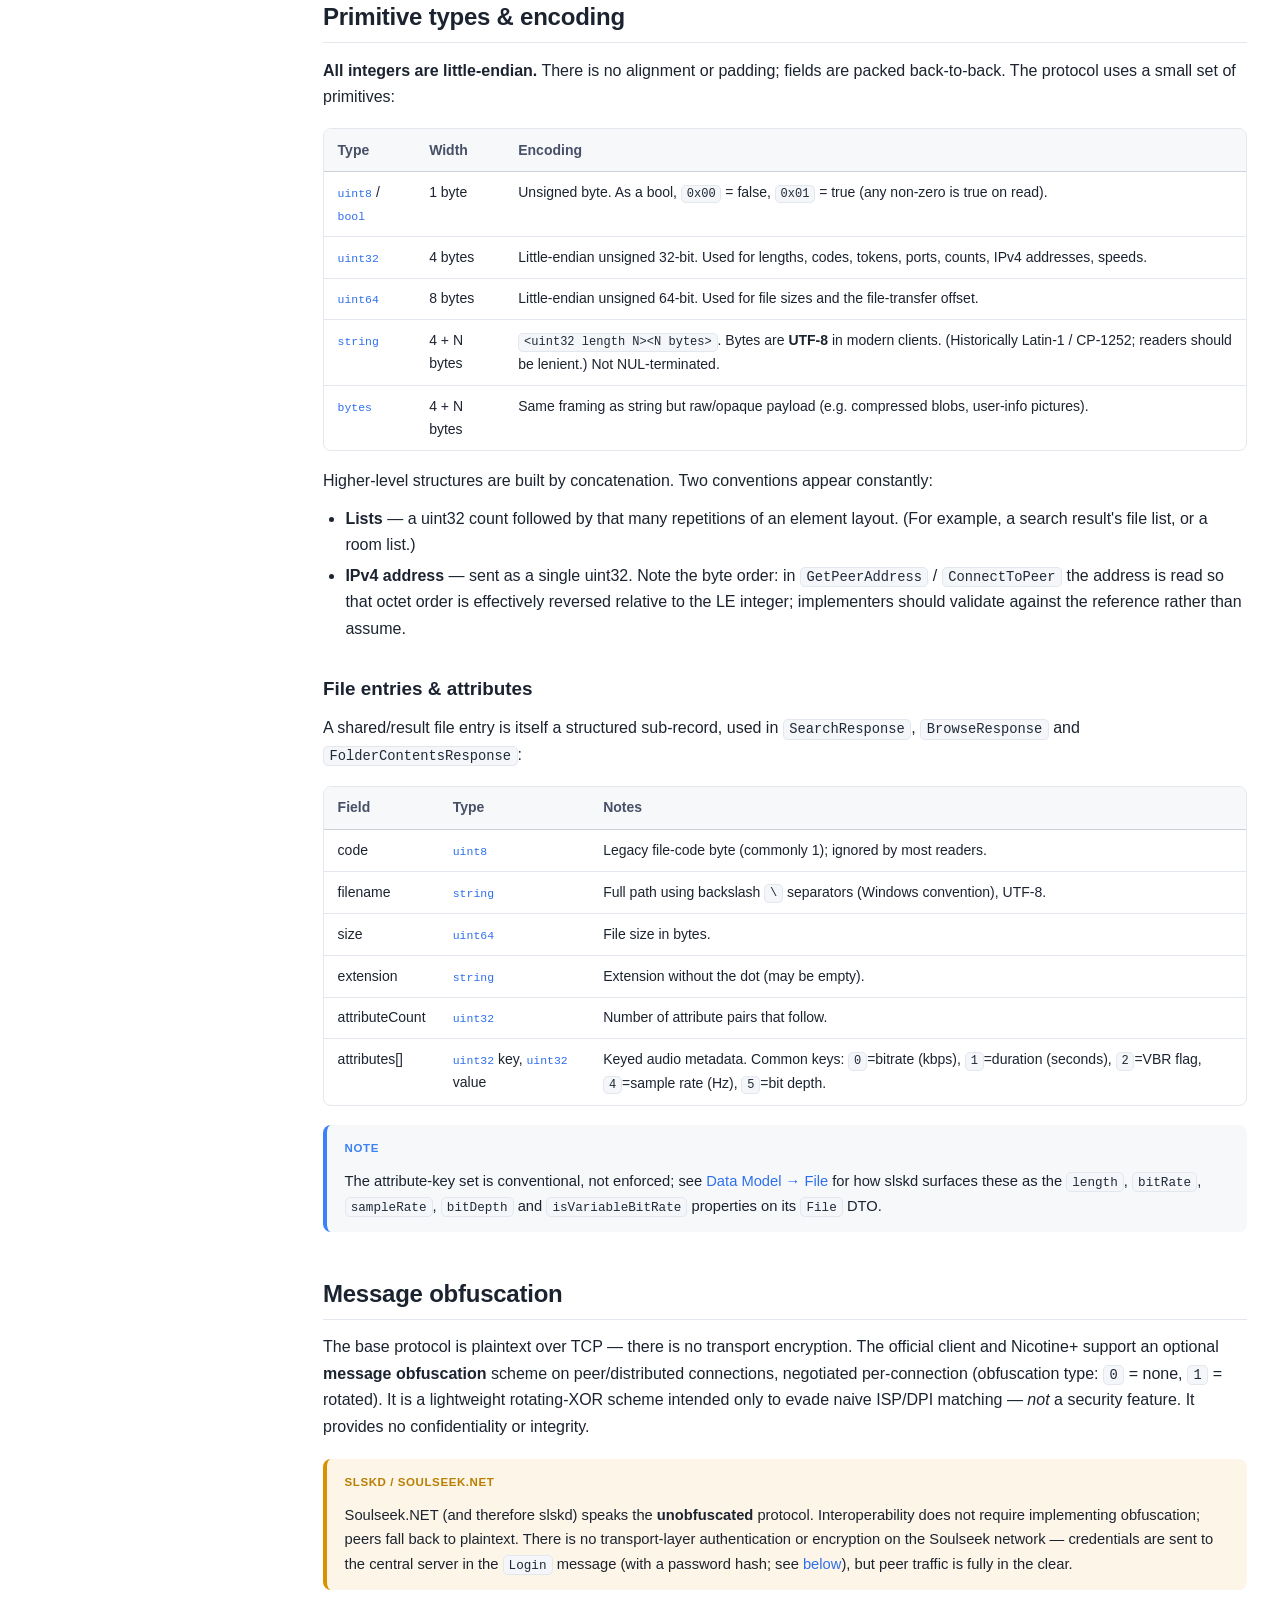
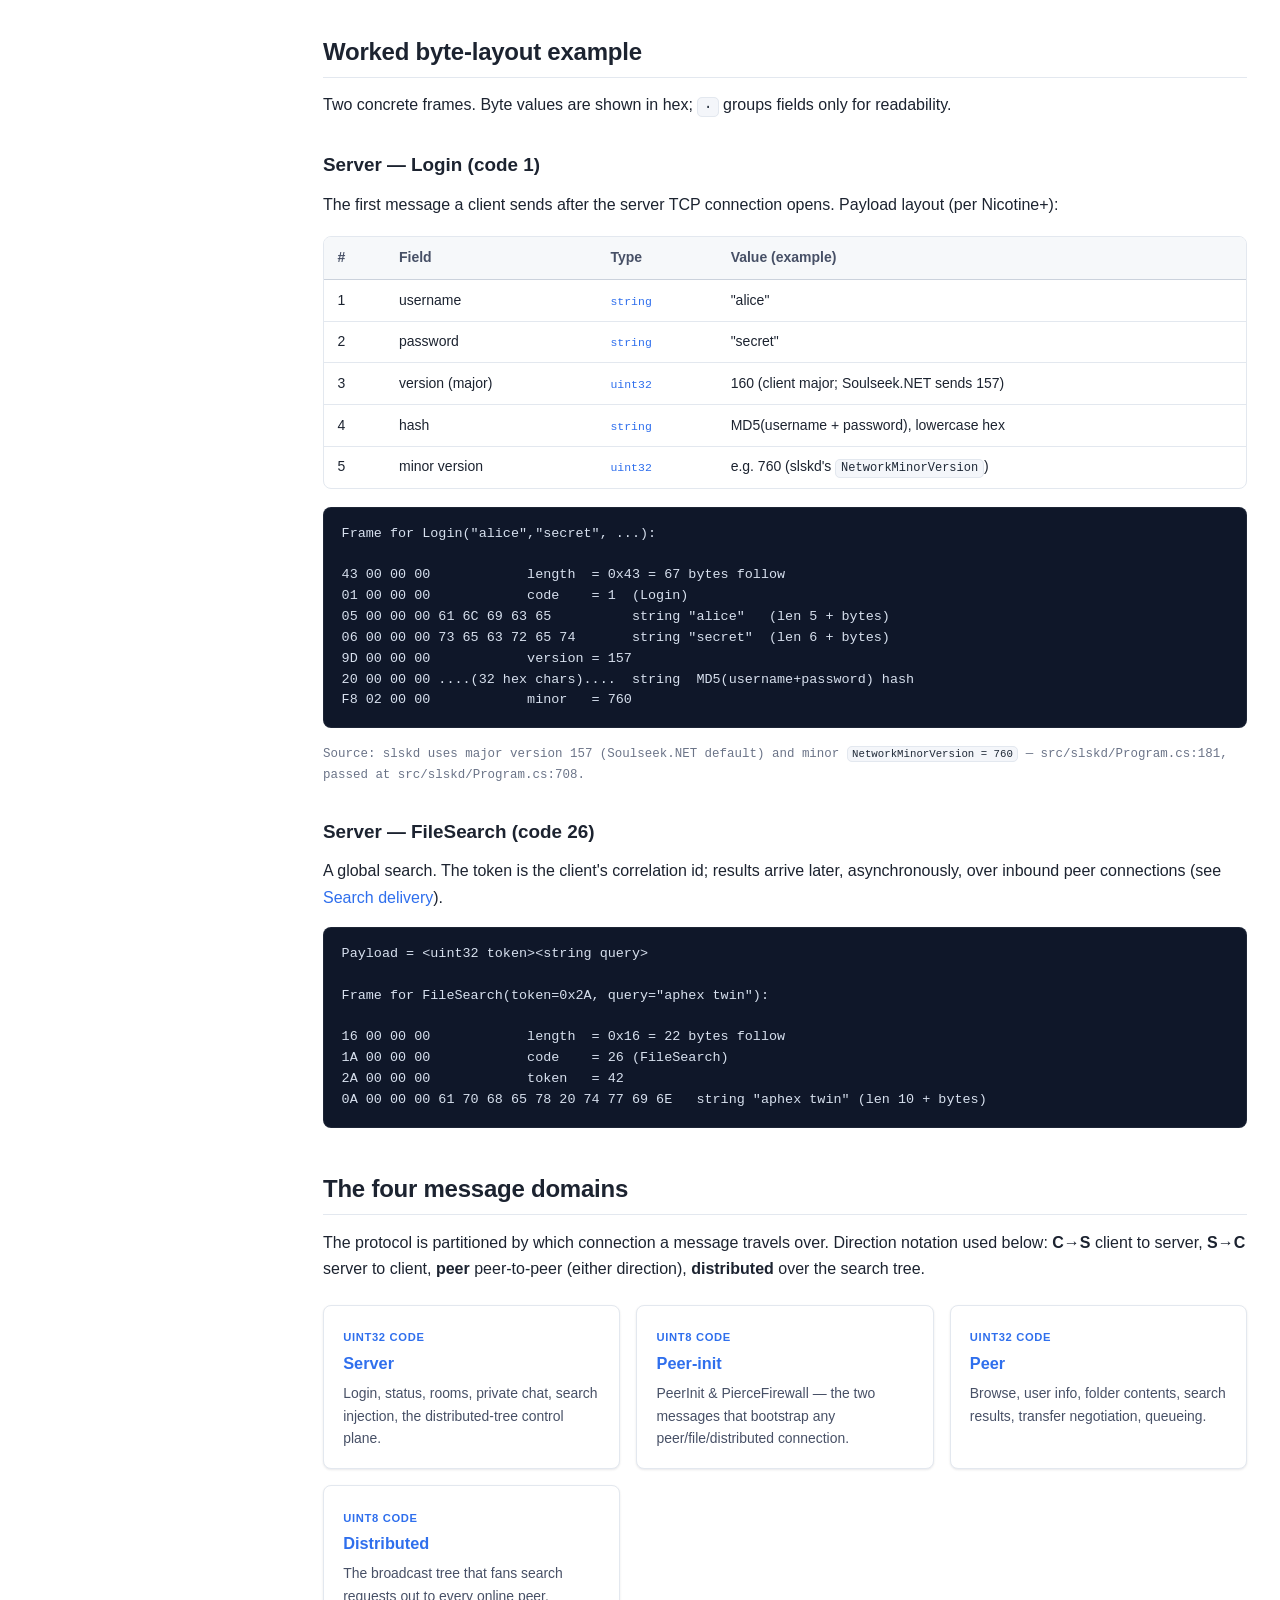
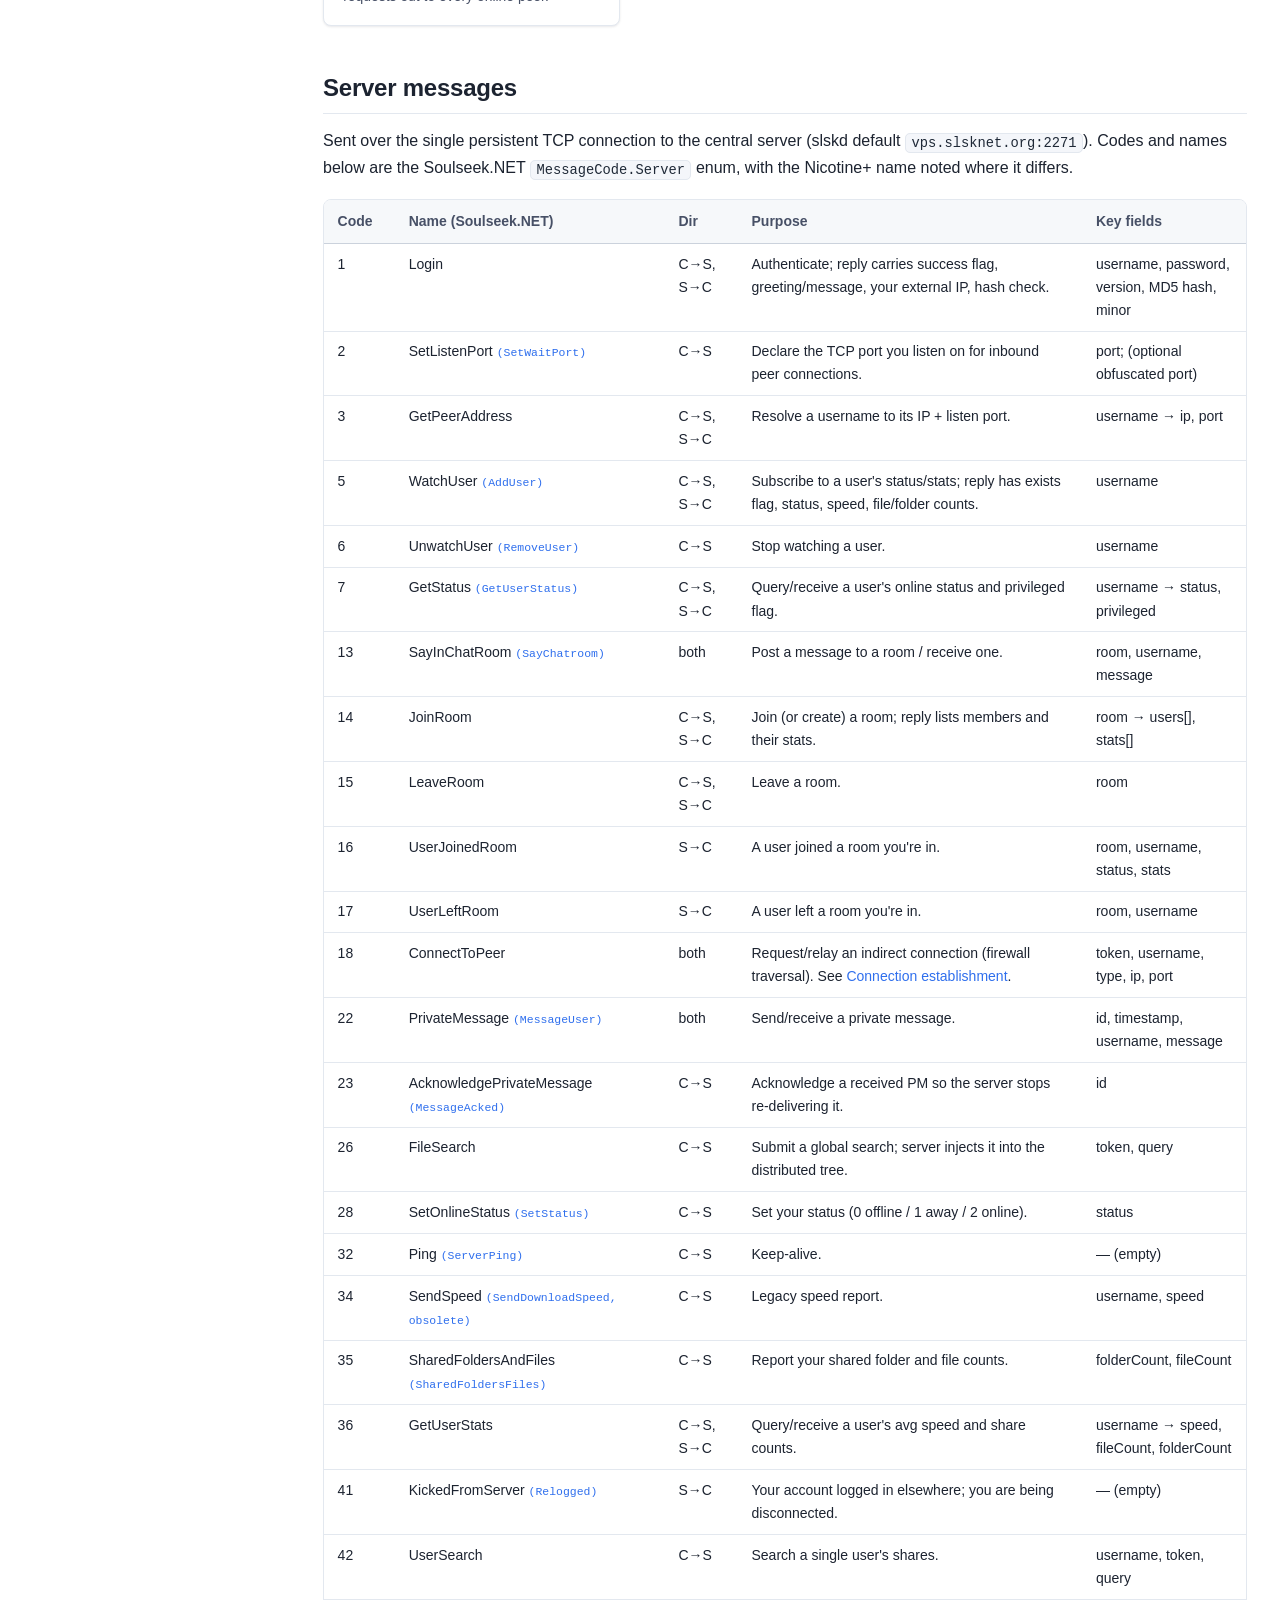
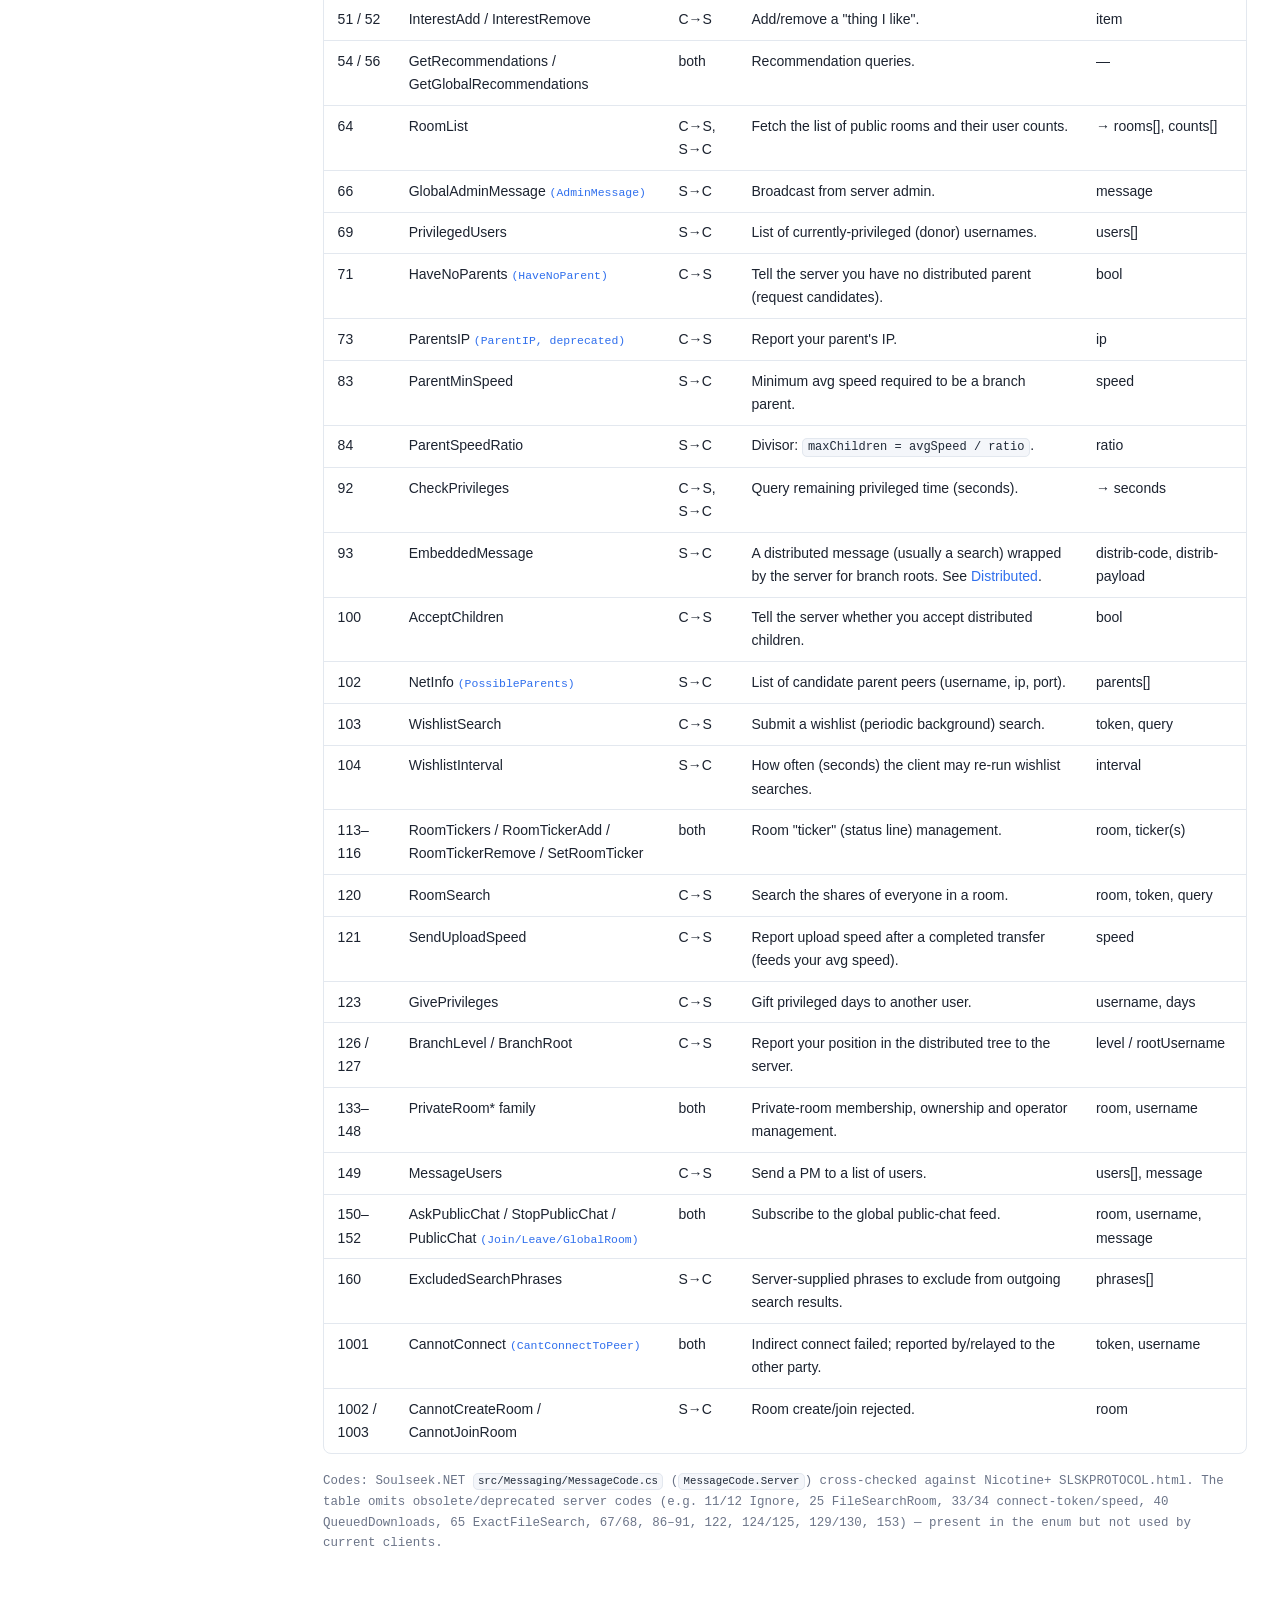
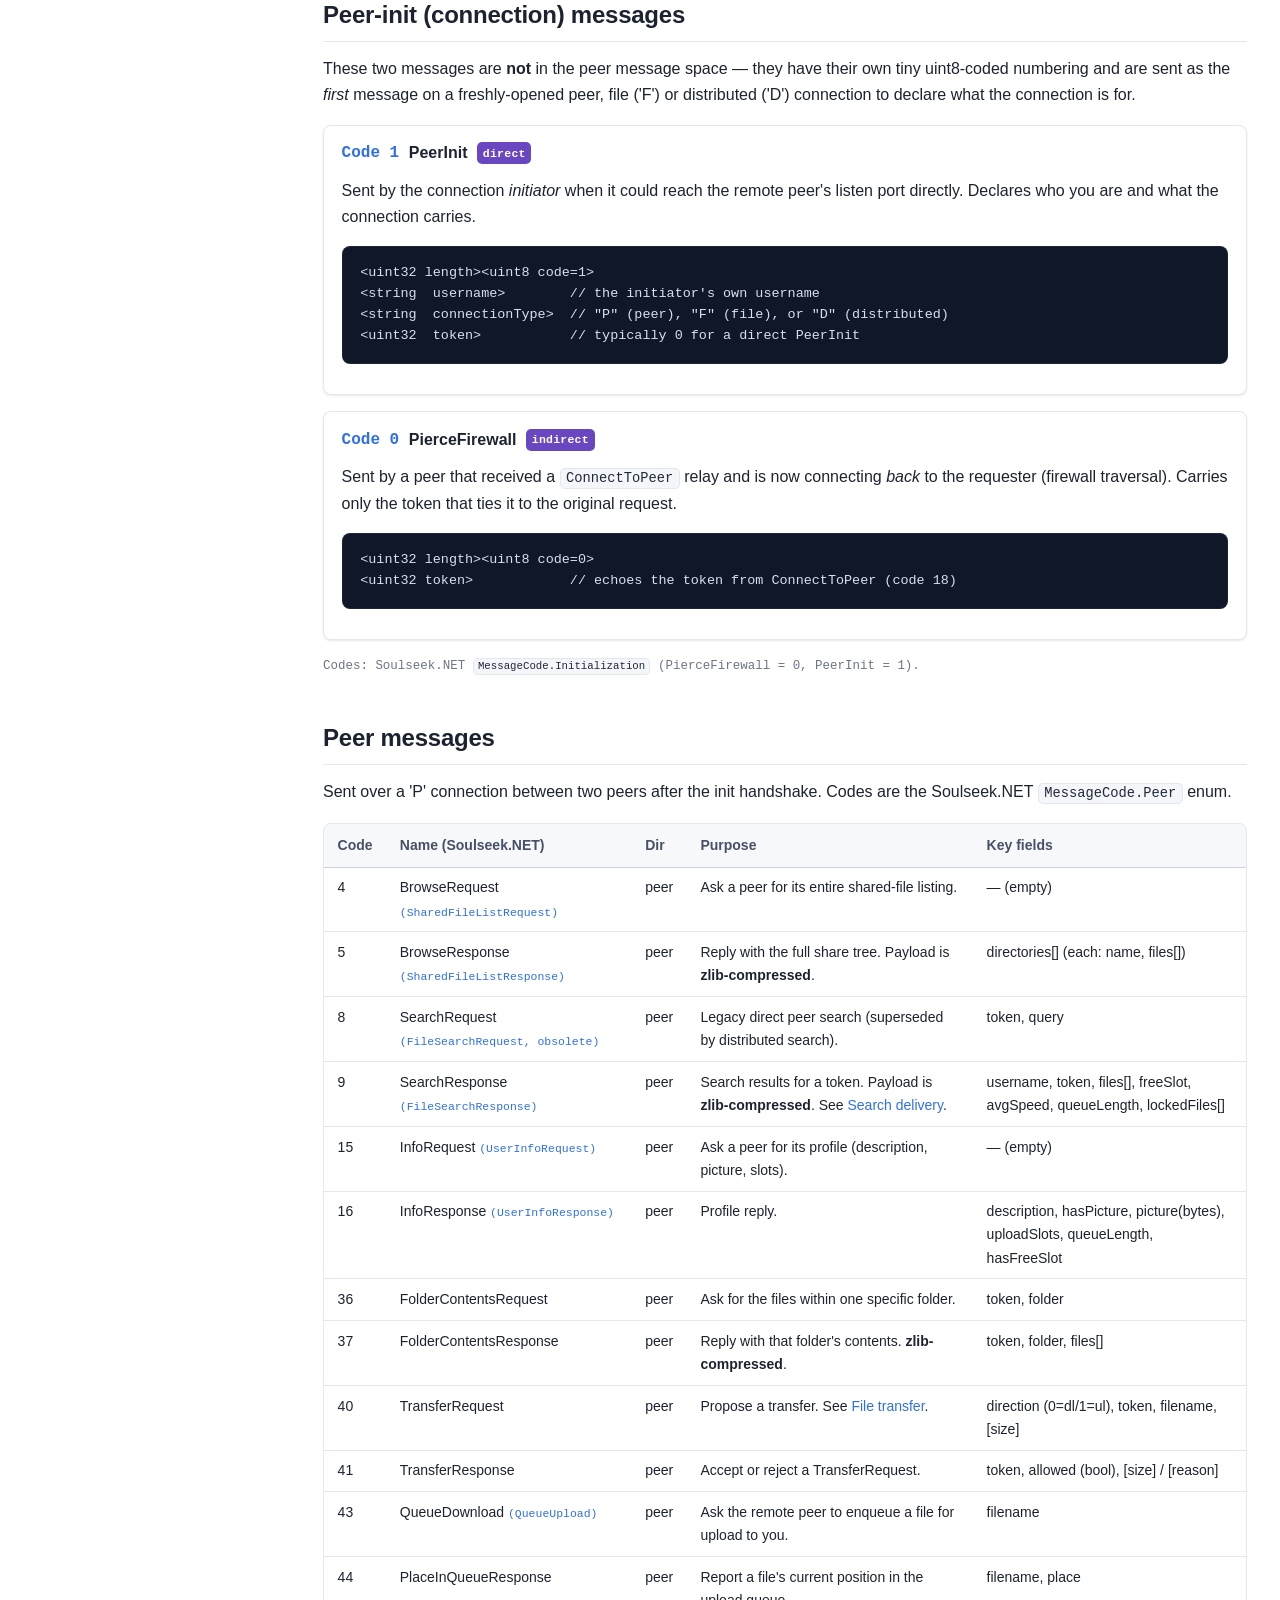
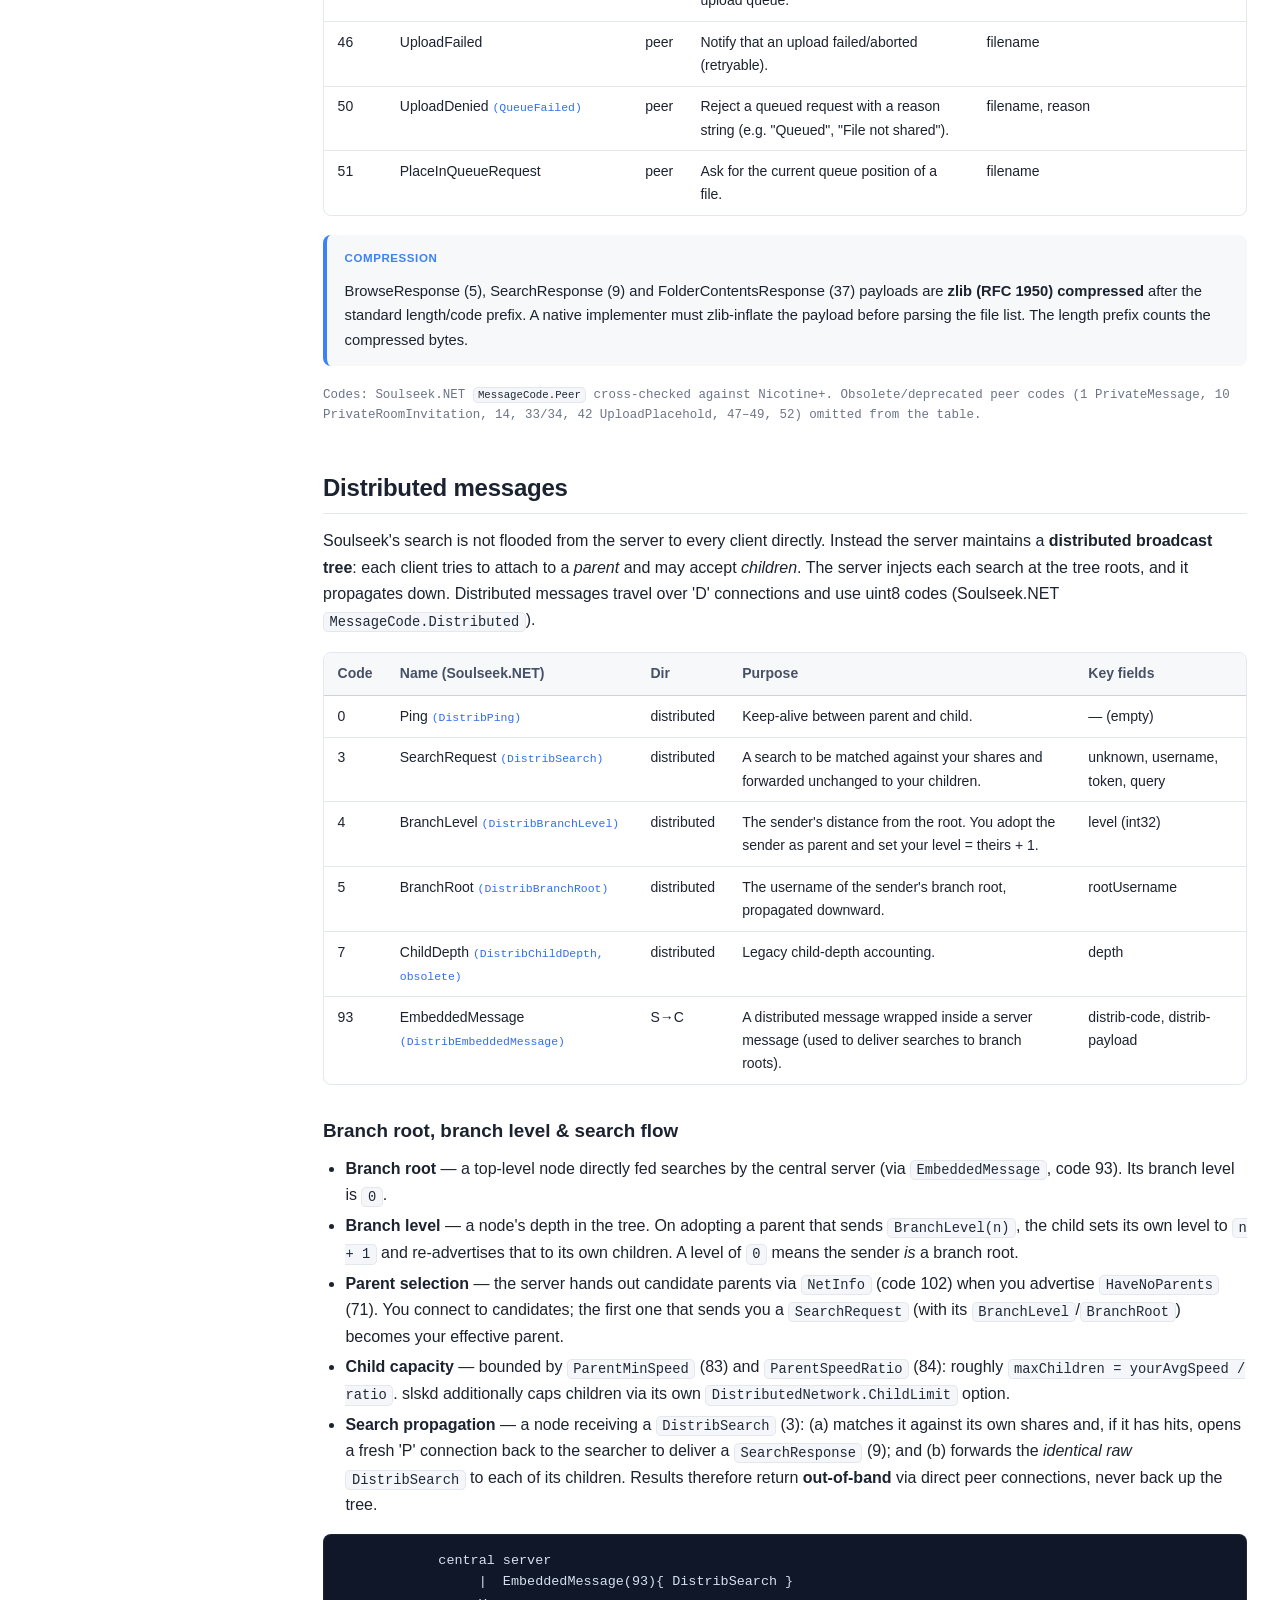
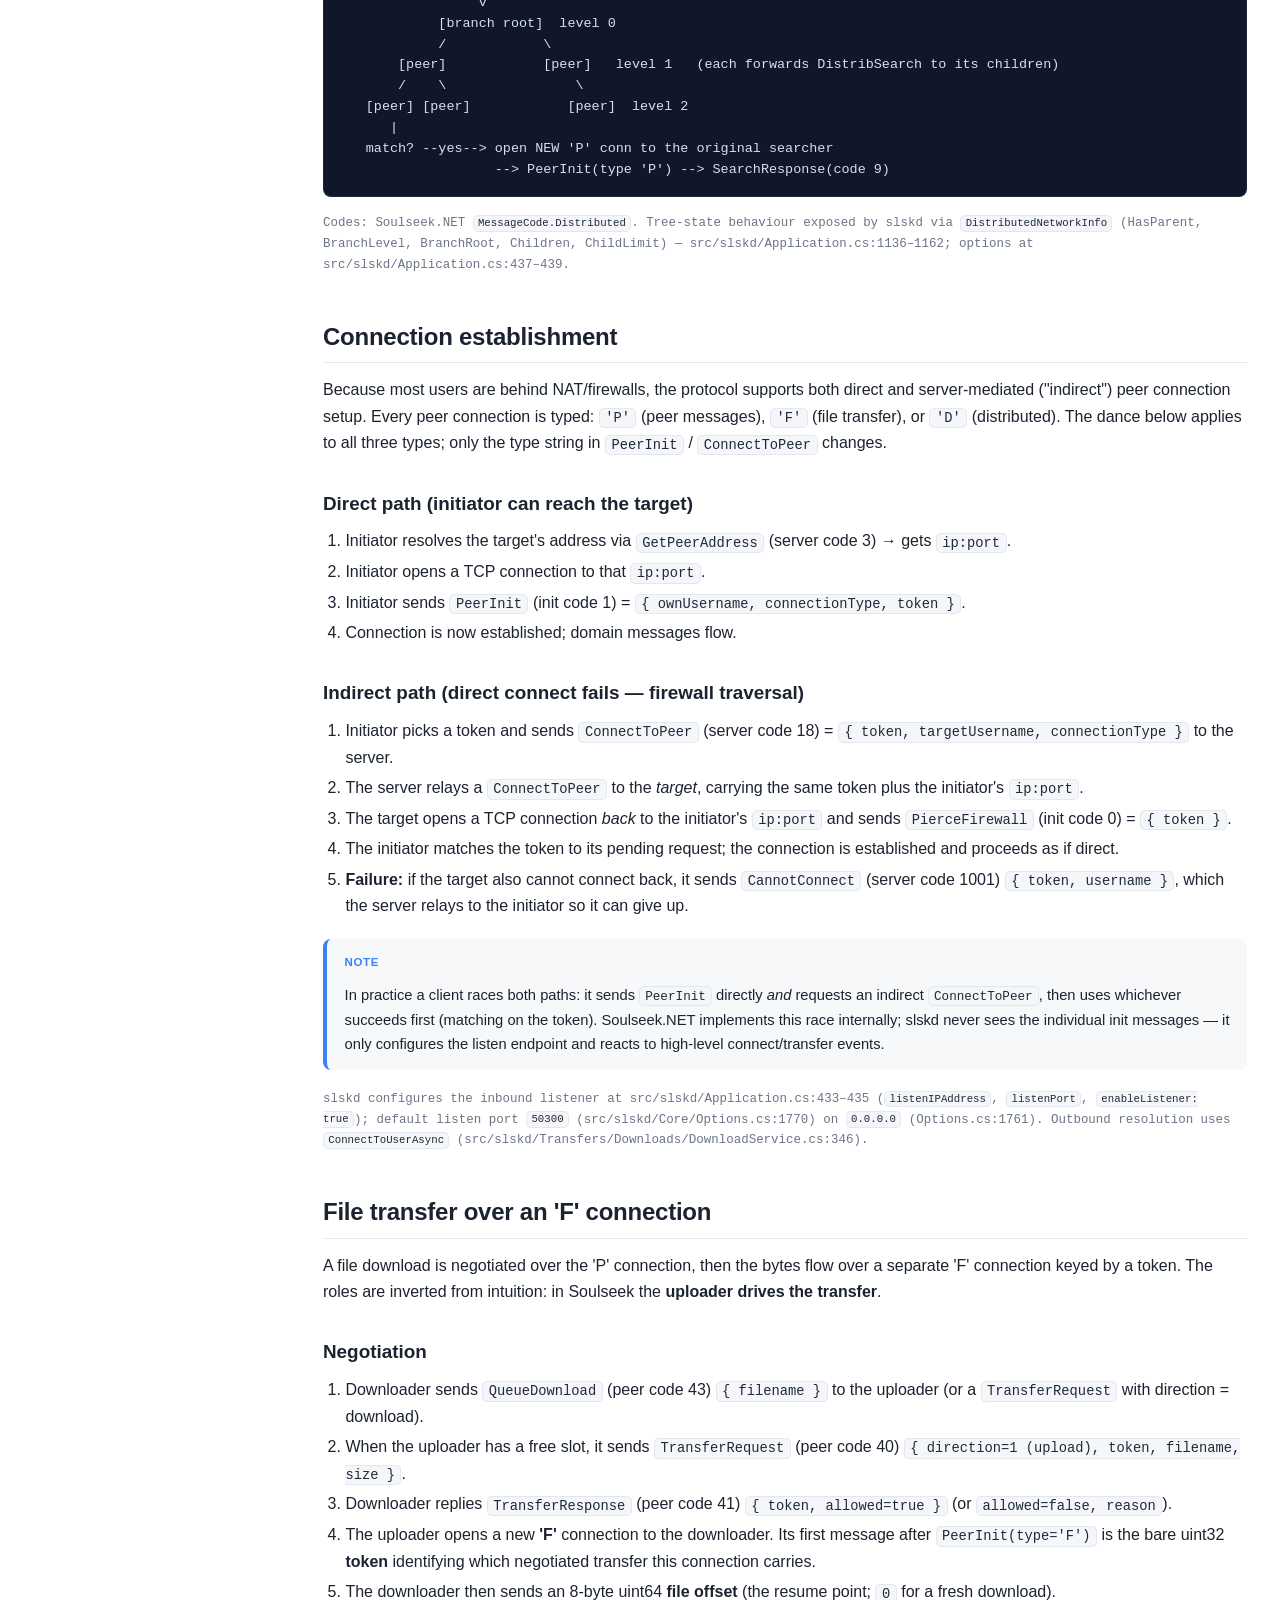
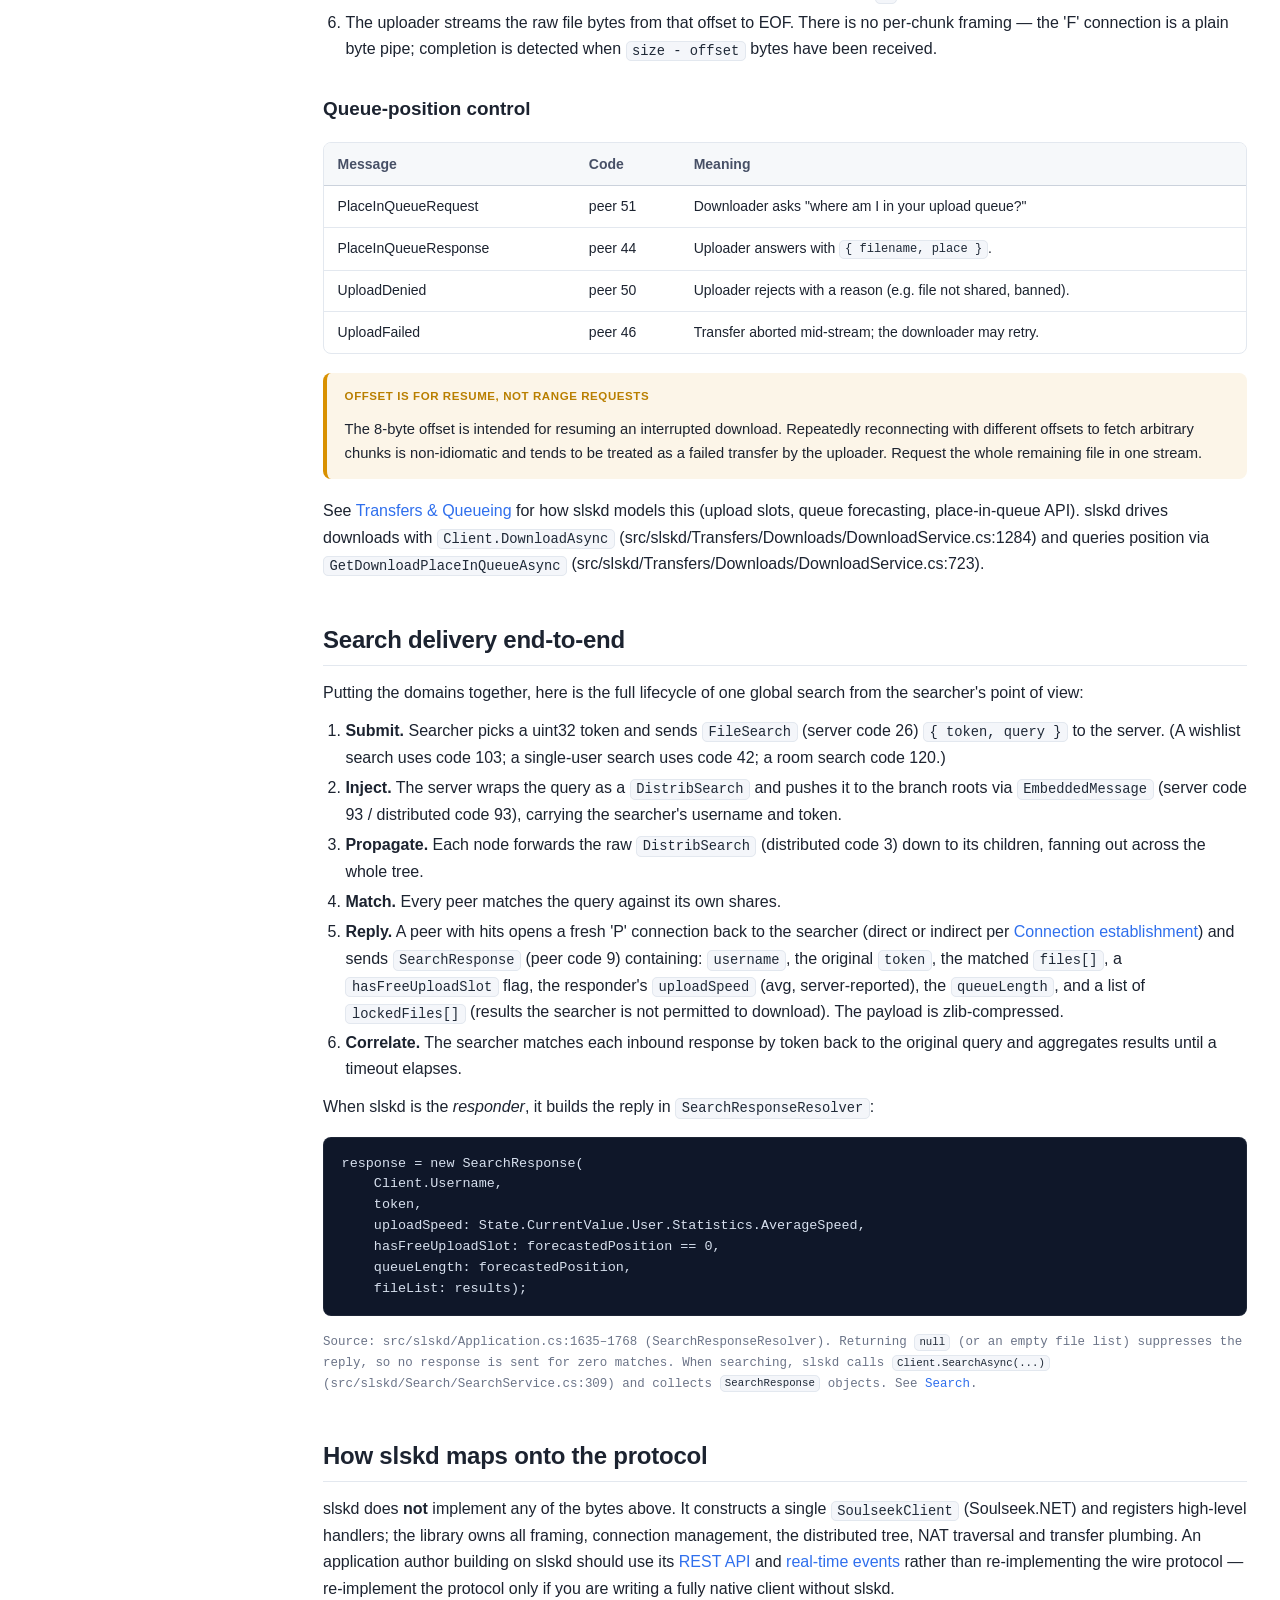
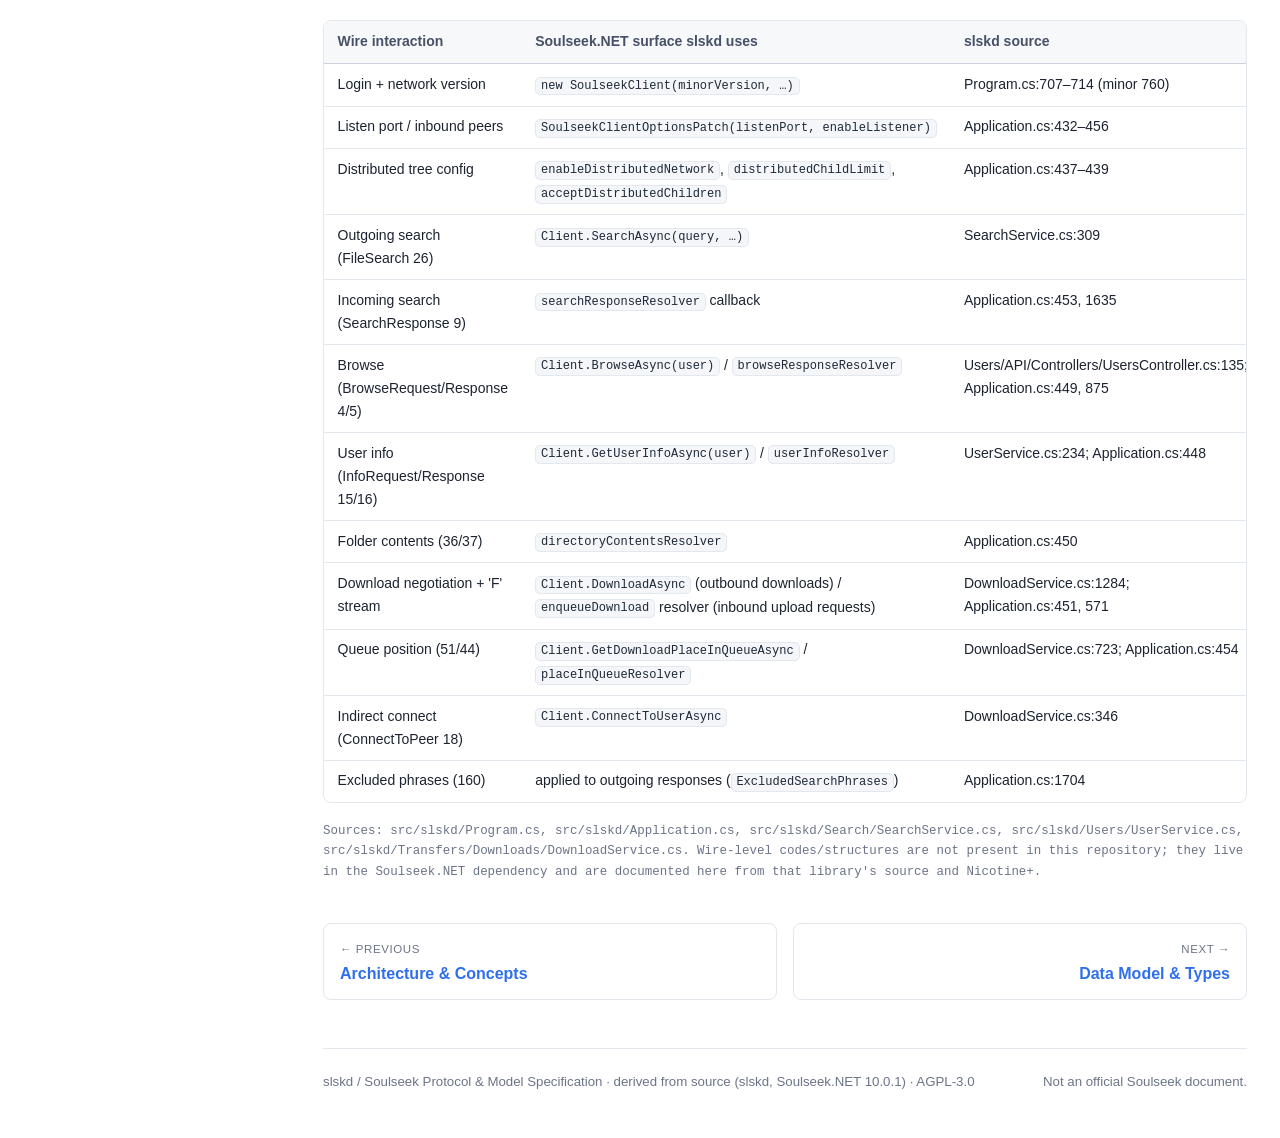
<file: wiki/soulseek-protocol.html>
<!DOCTYPE html>
<html lang="en">
<head>
<meta charset="utf-8">
<meta name="viewport" content="width=device-width, initial-scale=1">
<title>Soulseek Wire Protocol · slskd Protocol &amp; Model Specification</title>
<meta name="description" content="slskd / Soulseek network, protocol and data-model specification — Soulseek Wire Protocol. A language-agnostic reference for building clients, apps and services that interoperate with the Soulseek platform.">
<link rel="stylesheet" href="style.css">
<script>(function(){try{var t=localStorage.getItem('slskd-spec-theme');if(t){document.documentElement.setAttribute('data-theme',t);}else if(window.matchMedia&&matchMedia('(prefers-color-scheme: dark)').matches){document.documentElement.setAttribute('data-theme','dark');}}catch(e){}})();</script>
</head>
<body>
<div class="scrim"></div>
<div class="layout">
<aside class="sidebar">
  <div class="brand">
    <div class="logo">sd</div>
    <div class="brand-text">
      <span class="brand-title">slskd Spec</span>
      <span class="brand-sub">Soulseek protocol &amp; model</span>
    </div>
  </div>
  <div class="nav-filter-wrap"><input class="nav-filter" type="text" placeholder="Filter pages…" aria-label="Filter pages"></div>
  <nav>
  <div class="nav-group-label">Introduction</div>
  <ul>
    <li><a href="index.html"><span class="nav-num">1</span><span>Overview</span></a></li>
    <li><a href="architecture.html"><span class="nav-num">2</span><span>Architecture &amp; Concepts</span></a></li>
  </ul>
  <div class="nav-group-label">The Soulseek Network</div>
  <ul>
    <li class="active"><a href="soulseek-protocol.html" aria-current="page"><span class="nav-num">3</span><span>Soulseek Wire Protocol</span></a></li>
    <li><a href="data-model.html"><span class="nav-num">4</span><span>Data Model &amp; Types</span></a></li>
  </ul>
  <div class="nav-group-label">Domains</div>
  <ul>
    <li><a href="search.html"><span class="nav-num">5</span><span>Search</span></a></li>
    <li><a href="transfers.html"><span class="nav-num">6</span><span>Transfers &amp; Queueing</span></a></li>
    <li><a href="users-rooms.html"><span class="nav-num">7</span><span>Users, Rooms &amp; Chat</span></a></li>
    <li><a href="shares.html"><span class="nav-num">8</span><span>Shares &amp; Browsing</span></a></li>
  </ul>
  <div class="nav-group-label">Integration</div>
  <ul>
    <li><a href="authentication.html"><span class="nav-num">9</span><span>Authentication &amp; Security</span></a></li>
    <li><a href="rest-api.html"><span class="nav-num">10</span><span>REST API Reference</span></a></li>
    <li><a href="realtime-api.html"><span class="nav-num">11</span><span>Real-Time API &amp; Events</span></a></li>
    <li><a href="relay.html"><span class="nav-num">12</span><span>Relay Protocol</span></a></li>
  </ul>
</nav>
</aside>
<div class="main-col">
  <header class="topbar">
    <button class="menu-btn" aria-label="Toggle navigation">&#9776;</button>
    <span class="crumb">The Soulseek Network / <b>Soulseek Wire Protocol</b></span>
    <span class="spacer"></span>
    <a class="tb-link" href="index.html#sitemap">Contents</a>
    <a class="tb-link" href="https://github.com/slskd/slskd" target="_blank" rel="noopener">GitHub</a>
    <button class="theme-toggle" aria-label="Toggle dark mode" title="Toggle theme">◐</button>
  </header>
  <main class="content">

<h1>Soulseek Wire Protocol</h1>
<p class="page-lede">The native Soulseek protocol is a binary, little-endian, length-prefixed message protocol spoken over plain TCP. It spans three logical domains — a central <strong>server</strong>, direct <strong>peer</strong> connections, and a <strong>distributed</strong> search tree — plus a small connection-initialization handshake. slskd does not implement these bytes itself: it delegates the entire wire protocol to the <a href="https://github.com/jpdillingham/Soulseek.NET" target="_blank" rel="noopener">Soulseek.NET</a> library (v10.0.1). This page documents the on-the-wire format so that an engineer can implement a native client in any language, or understand exactly what slskd exchanges with the network underneath its REST/SignalR surface.</p>

<div class="note callout"><span class="label">Provenance &amp; accuracy</span><p>The Soulseek protocol is <strong>proprietary and undocumented by its authors</strong>. Every code and structure here is community reverse-engineered. The catalogs below are cross-checked against two authoritative sources: the <a href="https://nicotine-plus.org/doc/SLSKPROTOCOL.html" target="_blank" rel="noopener">Nicotine+ protocol documentation</a> (the de-facto reference) and the <code>MessageCode.cs</code> enum of <a href="https://github.com/jpdillingham/Soulseek.NET/blob/master/src/Messaging/MessageCode.cs" target="_blank" rel="noopener">Soulseek.NET</a> — the exact library slskd uses, so its naming is what slskd "knows". Where the two disagree on a name, both are shown. Codes marked <em>obsolete</em>/<em>deprecated</em> are documented for completeness but are not exercised by current clients. The protocol drifts as the official client evolves; treat any single code as verifiable-but-not-guaranteed.</p></div>

<nav class="toc"><div class="toc-title">On this page</div><ul>
  <li><a href="#framing">Message framing</a></li>
  <li><a href="#primitives">Primitive types &amp; encoding</a></li>
  <li><a href="#obfuscation">Message obfuscation</a></li>
  <li><a href="#worked-example">Worked byte-layout example</a></li>
  <li><a href="#domains">The four message domains</a></li>
  <li><a href="#server-messages">Server messages</a></li>
  <li><a href="#init-messages">Peer-init (connection) messages</a></li>
  <li><a href="#peer-messages">Peer messages</a></li>
  <li><a href="#distributed-messages">Distributed messages</a></li>
  <li><a href="#connection-establishment">Connection establishment</a></li>
  <li><a href="#file-transfer">File transfer over 'F'</a></li>
  <li><a href="#search-delivery">Search delivery end-to-end</a></li>
  <li><a href="#slskd-mapping">How slskd maps onto the protocol</a></li>
</ul></nav>

<h2 id="framing">Message framing</h2>
<p>Every message — on every connection type — is a length-prefixed frame. The 4-byte length prefix counts the bytes that <em>follow</em> it (i.e. it excludes itself), and always includes the code field.</p>

<pre><code>+----------------+----------------+--------------------------+
| length: uint32 | code           | payload (length - sizeof(code) bytes) |
+----------------+----------------+--------------------------+
       4 bytes     1 or 4 bytes              variable
</code></pre>

<p>The width of the <strong>code</strong> field depends on the domain:</p>
<div class="table-wrap"><table>
<thead><tr><th>Domain</th><th>Connection</th><th>Code width</th><th>Frame</th></tr></thead>
<tbody>
<tr><td>Server</td><td>single long-lived TCP to the central server</td><td><span class="type">uint32</span></td><td><code>&lt;uint32 length&gt;&lt;uint32 code&gt;&lt;payload&gt;</code></td></tr>
<tr><td>Peer</td><td>'P' connection, peer-to-peer</td><td><span class="type">uint32</span></td><td><code>&lt;uint32 length&gt;&lt;uint32 code&gt;&lt;payload&gt;</code></td></tr>
<tr><td>Peer-init</td><td>first message on any new peer connection</td><td><span class="type">uint8</span></td><td><code>&lt;uint32 length&gt;&lt;uint8 code&gt;&lt;payload&gt;</code></td></tr>
<tr><td>Distributed</td><td>'D' connection, search tree</td><td><span class="type">uint8</span></td><td><code>&lt;uint32 length&gt;&lt;uint8 code&gt;&lt;payload&gt;</code></td></tr>
<tr><td>File</td><td>'F' connection</td><td>— (none)</td><td>no message framing after init; raw byte stream</td></tr>
</tbody>
</table></div>

<div class="note callout warn"><span class="label">Length includes the code</span><p>Because <code>length</code> counts the code field, a server/peer message with an empty payload has <code>length = 4</code>; a distributed/peer-init message with an empty payload has <code>length = 1</code>. A reader frames by: read 4 bytes (length, LE) → read exactly that many more bytes → the first 1 or 4 of those are the code.</p></div>

<h2 id="primitives">Primitive types &amp; encoding</h2>
<p><strong>All integers are little-endian.</strong> There is no alignment or padding; fields are packed back-to-back. The protocol uses a small set of primitives:</p>

<div class="table-wrap"><table>
<thead><tr><th>Type</th><th>Width</th><th>Encoding</th></tr></thead>
<tbody>
<tr><td><span class="type">uint8</span> / <span class="type">bool</span></td><td>1 byte</td><td>Unsigned byte. As a bool, <code>0x00</code> = false, <code>0x01</code> = true (any non-zero is true on read).</td></tr>
<tr><td><span class="type">uint32</span></td><td>4 bytes</td><td>Little-endian unsigned 32-bit. Used for lengths, codes, tokens, ports, counts, IPv4 addresses, speeds.</td></tr>
<tr><td><span class="type">uint64</span></td><td>8 bytes</td><td>Little-endian unsigned 64-bit. Used for file sizes and the file-transfer offset.</td></tr>
<tr><td><span class="type">string</span></td><td>4 + N bytes</td><td><code>&lt;uint32 length N&gt;&lt;N bytes&gt;</code>. Bytes are <strong>UTF-8</strong> in modern clients. (Historically Latin-1 / CP-1252; readers should be lenient.) Not NUL-terminated.</td></tr>
<tr><td><span class="type">bytes</span></td><td>4 + N bytes</td><td>Same framing as string but raw/opaque payload (e.g. compressed blobs, user-info pictures).</td></tr>
</tbody>
</table></div>

<p>Higher-level structures are built by concatenation. Two conventions appear constantly:</p>
<ul>
<li><strong>Lists</strong> — a <span class="type">uint32</span> count followed by that many repetitions of an element layout. (For example, a search result's file list, or a room list.)</li>
<li><strong>IPv4 address</strong> — sent as a single <span class="type">uint32</span>. Note the byte order: in <code>GetPeerAddress</code> / <code>ConnectToPeer</code> the address is read so that octet order is effectively reversed relative to the LE integer; implementers should validate against the reference rather than assume.</li>
</ul>

<h3 id="file-attributes">File entries &amp; attributes</h3>
<p>A shared/result file entry is itself a structured sub-record, used in <code>SearchResponse</code>, <code>BrowseResponse</code> and <code>FolderContentsResponse</code>:</p>
<div class="table-wrap"><table>
<thead><tr><th>Field</th><th>Type</th><th>Notes</th></tr></thead>
<tbody>
<tr><td>code</td><td><span class="type">uint8</span></td><td>Legacy file-code byte (commonly 1); ignored by most readers.</td></tr>
<tr><td>filename</td><td><span class="type">string</span></td><td>Full path using backslash <code>\</code> separators (Windows convention), UTF-8.</td></tr>
<tr><td>size</td><td><span class="type">uint64</span></td><td>File size in bytes.</td></tr>
<tr><td>extension</td><td><span class="type">string</span></td><td>Extension without the dot (may be empty).</td></tr>
<tr><td>attributeCount</td><td><span class="type">uint32</span></td><td>Number of attribute pairs that follow.</td></tr>
<tr><td>attributes[]</td><td><span class="type">uint32</span> key, <span class="type">uint32</span> value</td><td>Keyed audio metadata. Common keys: <code>0</code>=bitrate (kbps), <code>1</code>=duration (seconds), <code>2</code>=VBR flag, <code>4</code>=sample rate (Hz), <code>5</code>=bit depth.</td></tr>
</tbody>
</table></div>
<div class="note callout"><span class="label">Note</span><p>The attribute-key set is conventional, not enforced; see <a href="data-model.html#file">Data Model &rarr; File</a> for how slskd surfaces these as the <code>length</code>, <code>bitRate</code>, <code>sampleRate</code>, <code>bitDepth</code> and <code>isVariableBitRate</code> properties on its <code>File</code> DTO.</p></div>

<h2 id="obfuscation">Message obfuscation</h2>
<p>The base protocol is plaintext over TCP — there is no transport encryption. The official client and Nicotine+ support an optional <strong>message obfuscation</strong> scheme on peer/distributed connections, negotiated per-connection (obfuscation type: <code>0</code> = none, <code>1</code> = rotated). It is a lightweight rotating-XOR scheme intended only to evade naive ISP/DPI matching — <em>not</em> a security feature. It provides no confidentiality or integrity.</p>
<div class="warn callout"><span class="label">slskd / Soulseek.NET</span><p>Soulseek.NET (and therefore slskd) speaks the <strong>unobfuscated</strong> protocol. Interoperability does not require implementing obfuscation; peers fall back to plaintext. There is no transport-layer authentication or encryption on the Soulseek network — credentials are sent to the central server in the <code>Login</code> message (with a password hash; see <a href="#worked-example">below</a>), but peer traffic is fully in the clear.</p></div>

<h2 id="worked-example">Worked byte-layout example</h2>
<p>Two concrete frames. Byte values are shown in hex; <code>·</code> groups fields only for readability.</p>

<h3 id="example-login">Server &mdash; Login (code 1)</h3>
<p>The first message a client sends after the server TCP connection opens. Payload layout (per Nicotine+):</p>
<div class="table-wrap"><table>
<thead><tr><th>#</th><th>Field</th><th>Type</th><th>Value (example)</th></tr></thead>
<tbody>
<tr><td>1</td><td>username</td><td><span class="type">string</span></td><td>"alice"</td></tr>
<tr><td>2</td><td>password</td><td><span class="type">string</span></td><td>"secret"</td></tr>
<tr><td>3</td><td>version (major)</td><td><span class="type">uint32</span></td><td>160 (client major; Soulseek.NET sends 157)</td></tr>
<tr><td>4</td><td>hash</td><td><span class="type">string</span></td><td>MD5(username + password), lowercase hex</td></tr>
<tr><td>5</td><td>minor version</td><td><span class="type">uint32</span></td><td>e.g. 760 (slskd's <code>NetworkMinorVersion</code>)</td></tr>
</tbody>
</table></div>
<pre><code>Frame for Login("alice","secret", ...):

43 00 00 00            length  = 0x43 = 67 bytes follow
01 00 00 00            code    = 1  (Login)
05 00 00 00 61 6C 69 63 65          string "alice"   (len 5 + bytes)
06 00 00 00 73 65 63 72 65 74       string "secret"  (len 6 + bytes)
9D 00 00 00            version = 157
20 00 00 00 ....(32 hex chars)....  string  MD5(username+password) hash
F8 02 00 00            minor   = 760
</code></pre>
<p class="src-ref">Source: slskd uses major version 157 (Soulseek.NET default) and minor <code>NetworkMinorVersion = 760</code> — src/slskd/Program.cs:181, passed at src/slskd/Program.cs:708.</p>

<h3 id="example-filesearch">Server &mdash; FileSearch (code 26)</h3>
<p>A global search. The token is the client's correlation id; results arrive later, asynchronously, over inbound peer connections (see <a href="#search-delivery">Search delivery</a>).</p>
<pre><code>Payload = &lt;uint32 token&gt;&lt;string query&gt;

Frame for FileSearch(token=0x2A, query="aphex twin"):

16 00 00 00            length  = 0x16 = 22 bytes follow
1A 00 00 00            code    = 26 (FileSearch)
2A 00 00 00            token   = 42
0A 00 00 00 61 70 68 65 78 20 74 77 69 6E   string "aphex twin" (len 10 + bytes)
</code></pre>

<h2 id="domains">The four message domains</h2>
<p>The protocol is partitioned by which connection a message travels over. Direction notation used below: <strong>C&rarr;S</strong> client to server, <strong>S&rarr;C</strong> server to client, <strong>peer</strong> peer-to-peer (either direction), <strong>distributed</strong> over the search tree.</p>
<div class="card-grid">
  <a class="card" href="#server-messages"><span class="kicker">uint32 code</span><h3>Server</h3><p>Login, status, rooms, private chat, search injection, the distributed-tree control plane.</p></a>
  <a class="card" href="#init-messages"><span class="kicker">uint8 code</span><h3>Peer-init</h3><p>PeerInit &amp; PierceFirewall — the two messages that bootstrap any peer/file/distributed connection.</p></a>
  <a class="card" href="#peer-messages"><span class="kicker">uint32 code</span><h3>Peer</h3><p>Browse, user info, folder contents, search results, transfer negotiation, queueing.</p></a>
  <a class="card" href="#distributed-messages"><span class="kicker">uint8 code</span><h3>Distributed</h3><p>The broadcast tree that fans search requests out to every online peer.</p></a>
</div>

<h2 id="server-messages">Server messages</h2>
<p>Sent over the single persistent TCP connection to the central server (slskd default <code>vps.slsknet.org:2271</code>). Codes and names below are the Soulseek.NET <code>MessageCode.Server</code> enum, with the Nicotine+ name noted where it differs.</p>

<div class="table-wrap"><table>
<thead><tr><th>Code</th><th>Name (Soulseek.NET)</th><th>Dir</th><th>Purpose</th><th>Key fields</th></tr></thead>
<tbody>
<tr><td>1</td><td>Login</td><td>C&rarr;S, S&rarr;C</td><td>Authenticate; reply carries success flag, greeting/message, your external IP, hash check.</td><td>username, password, version, MD5 hash, minor</td></tr>
<tr><td>2</td><td>SetListenPort <span class="type">(SetWaitPort)</span></td><td>C&rarr;S</td><td>Declare the TCP port you listen on for inbound peer connections.</td><td>port; (optional obfuscated port)</td></tr>
<tr><td>3</td><td>GetPeerAddress</td><td>C&rarr;S, S&rarr;C</td><td>Resolve a username to its IP + listen port.</td><td>username &rarr; ip, port</td></tr>
<tr><td>5</td><td>WatchUser <span class="type">(AddUser)</span></td><td>C&rarr;S, S&rarr;C</td><td>Subscribe to a user's status/stats; reply has exists flag, status, speed, file/folder counts.</td><td>username</td></tr>
<tr><td>6</td><td>UnwatchUser <span class="type">(RemoveUser)</span></td><td>C&rarr;S</td><td>Stop watching a user.</td><td>username</td></tr>
<tr><td>7</td><td>GetStatus <span class="type">(GetUserStatus)</span></td><td>C&rarr;S, S&rarr;C</td><td>Query/receive a user's online status and privileged flag.</td><td>username &rarr; status, privileged</td></tr>
<tr><td>13</td><td>SayInChatRoom <span class="type">(SayChatroom)</span></td><td>both</td><td>Post a message to a room / receive one.</td><td>room, username, message</td></tr>
<tr><td>14</td><td>JoinRoom</td><td>C&rarr;S, S&rarr;C</td><td>Join (or create) a room; reply lists members and their stats.</td><td>room &rarr; users[], stats[]</td></tr>
<tr><td>15</td><td>LeaveRoom</td><td>C&rarr;S, S&rarr;C</td><td>Leave a room.</td><td>room</td></tr>
<tr><td>16</td><td>UserJoinedRoom</td><td>S&rarr;C</td><td>A user joined a room you're in.</td><td>room, username, status, stats</td></tr>
<tr><td>17</td><td>UserLeftRoom</td><td>S&rarr;C</td><td>A user left a room you're in.</td><td>room, username</td></tr>
<tr><td>18</td><td>ConnectToPeer</td><td>both</td><td>Request/relay an indirect connection (firewall traversal). See <a href="#connection-establishment">Connection establishment</a>.</td><td>token, username, type, ip, port</td></tr>
<tr><td>22</td><td>PrivateMessage <span class="type">(MessageUser)</span></td><td>both</td><td>Send/receive a private message.</td><td>id, timestamp, username, message</td></tr>
<tr><td>23</td><td>AcknowledgePrivateMessage <span class="type">(MessageAcked)</span></td><td>C&rarr;S</td><td>Acknowledge a received PM so the server stops re-delivering it.</td><td>id</td></tr>
<tr><td>26</td><td>FileSearch</td><td>C&rarr;S</td><td>Submit a global search; server injects it into the distributed tree.</td><td>token, query</td></tr>
<tr><td>28</td><td>SetOnlineStatus <span class="type">(SetStatus)</span></td><td>C&rarr;S</td><td>Set your status (0 offline / 1 away / 2 online).</td><td>status</td></tr>
<tr><td>32</td><td>Ping <span class="type">(ServerPing)</span></td><td>C&rarr;S</td><td>Keep-alive.</td><td>— (empty)</td></tr>
<tr><td>34</td><td>SendSpeed <span class="type">(SendDownloadSpeed, obsolete)</span></td><td>C&rarr;S</td><td>Legacy speed report.</td><td>username, speed</td></tr>
<tr><td>35</td><td>SharedFoldersAndFiles <span class="type">(SharedFoldersFiles)</span></td><td>C&rarr;S</td><td>Report your shared folder and file counts.</td><td>folderCount, fileCount</td></tr>
<tr><td>36</td><td>GetUserStats</td><td>C&rarr;S, S&rarr;C</td><td>Query/receive a user's avg speed and share counts.</td><td>username &rarr; speed, fileCount, folderCount</td></tr>
<tr><td>41</td><td>KickedFromServer <span class="type">(Relogged)</span></td><td>S&rarr;C</td><td>Your account logged in elsewhere; you are being disconnected.</td><td>— (empty)</td></tr>
<tr><td>42</td><td>UserSearch</td><td>C&rarr;S</td><td>Search a single user's shares.</td><td>username, token, query</td></tr>
<tr><td>51 / 52</td><td>InterestAdd / InterestRemove</td><td>C&rarr;S</td><td>Add/remove a "thing I like".</td><td>item</td></tr>
<tr><td>54 / 56</td><td>GetRecommendations / GetGlobalRecommendations</td><td>both</td><td>Recommendation queries.</td><td>—</td></tr>
<tr><td>64</td><td>RoomList</td><td>C&rarr;S, S&rarr;C</td><td>Fetch the list of public rooms and their user counts.</td><td>&rarr; rooms[], counts[]</td></tr>
<tr><td>66</td><td>GlobalAdminMessage <span class="type">(AdminMessage)</span></td><td>S&rarr;C</td><td>Broadcast from server admin.</td><td>message</td></tr>
<tr><td>69</td><td>PrivilegedUsers</td><td>S&rarr;C</td><td>List of currently-privileged (donor) usernames.</td><td>users[]</td></tr>
<tr><td>71</td><td>HaveNoParents <span class="type">(HaveNoParent)</span></td><td>C&rarr;S</td><td>Tell the server you have no distributed parent (request candidates).</td><td>bool</td></tr>
<tr><td>73</td><td>ParentsIP <span class="type">(ParentIP, deprecated)</span></td><td>C&rarr;S</td><td>Report your parent's IP.</td><td>ip</td></tr>
<tr><td>83</td><td>ParentMinSpeed</td><td>S&rarr;C</td><td>Minimum avg speed required to be a branch parent.</td><td>speed</td></tr>
<tr><td>84</td><td>ParentSpeedRatio</td><td>S&rarr;C</td><td>Divisor: <code>maxChildren = avgSpeed / ratio</code>.</td><td>ratio</td></tr>
<tr><td>92</td><td>CheckPrivileges</td><td>C&rarr;S, S&rarr;C</td><td>Query remaining privileged time (seconds).</td><td>&rarr; seconds</td></tr>
<tr><td>93</td><td>EmbeddedMessage</td><td>S&rarr;C</td><td>A distributed message (usually a search) wrapped by the server for branch roots. See <a href="#distributed-messages">Distributed</a>.</td><td>distrib-code, distrib-payload</td></tr>
<tr><td>100</td><td>AcceptChildren</td><td>C&rarr;S</td><td>Tell the server whether you accept distributed children.</td><td>bool</td></tr>
<tr><td>102</td><td>NetInfo <span class="type">(PossibleParents)</span></td><td>S&rarr;C</td><td>List of candidate parent peers (username, ip, port).</td><td>parents[]</td></tr>
<tr><td>103</td><td>WishlistSearch</td><td>C&rarr;S</td><td>Submit a wishlist (periodic background) search.</td><td>token, query</td></tr>
<tr><td>104</td><td>WishlistInterval</td><td>S&rarr;C</td><td>How often (seconds) the client may re-run wishlist searches.</td><td>interval</td></tr>
<tr><td>113&ndash;116</td><td>RoomTickers / RoomTickerAdd / RoomTickerRemove / SetRoomTicker</td><td>both</td><td>Room "ticker" (status line) management.</td><td>room, ticker(s)</td></tr>
<tr><td>120</td><td>RoomSearch</td><td>C&rarr;S</td><td>Search the shares of everyone in a room.</td><td>room, token, query</td></tr>
<tr><td>121</td><td>SendUploadSpeed</td><td>C&rarr;S</td><td>Report upload speed after a completed transfer (feeds your avg speed).</td><td>speed</td></tr>
<tr><td>123</td><td>GivePrivileges</td><td>C&rarr;S</td><td>Gift privileged days to another user.</td><td>username, days</td></tr>
<tr><td>126 / 127</td><td>BranchLevel / BranchRoot</td><td>C&rarr;S</td><td>Report your position in the distributed tree to the server.</td><td>level / rootUsername</td></tr>
<tr><td>133&ndash;148</td><td>PrivateRoom* family</td><td>both</td><td>Private-room membership, ownership and operator management.</td><td>room, username</td></tr>
<tr><td>149</td><td>MessageUsers</td><td>C&rarr;S</td><td>Send a PM to a list of users.</td><td>users[], message</td></tr>
<tr><td>150&ndash;152</td><td>AskPublicChat / StopPublicChat / PublicChat <span class="type">(Join/Leave/GlobalRoom)</span></td><td>both</td><td>Subscribe to the global public-chat feed.</td><td>room, username, message</td></tr>
<tr><td>160</td><td>ExcludedSearchPhrases</td><td>S&rarr;C</td><td>Server-supplied phrases to exclude from outgoing search results.</td><td>phrases[]</td></tr>
<tr><td>1001</td><td>CannotConnect <span class="type">(CantConnectToPeer)</span></td><td>both</td><td>Indirect connect failed; reported by/relayed to the other party.</td><td>token, username</td></tr>
<tr><td>1002 / 1003</td><td>CannotCreateRoom / CannotJoinRoom</td><td>S&rarr;C</td><td>Room create/join rejected.</td><td>room</td></tr>
</tbody>
</table></div>
<p class="src-ref">Codes: Soulseek.NET <code>src/Messaging/MessageCode.cs</code> (<code>MessageCode.Server</code>) cross-checked against Nicotine+ SLSKPROTOCOL.html. The table omits obsolete/deprecated server codes (e.g. 11/12 Ignore, 25 FileSearchRoom, 33/34 connect-token/speed, 40 QueuedDownloads, 65 ExactFileSearch, 67/68, 86&ndash;91, 122, 124/125, 129/130, 153) — present in the enum but not used by current clients.</p>

<h2 id="init-messages">Peer-init (connection) messages</h2>
<p>These two messages are <strong>not</strong> in the peer message space — they have their own tiny <span class="type">uint8</span>-coded numbering and are sent as the <em>first</em> message on a freshly-opened peer, file ('F') or distributed ('D') connection to declare what the connection is for.</p>

<div class="msg-card">
  <div class="msg-head"><span class="msg-code">Code 1</span> <strong>PeerInit</strong> <span class="badge dir">direct</span></div>
  <p>Sent by the connection <em>initiator</em> when it could reach the remote peer's listen port directly. Declares who you are and what the connection carries.</p>
  <pre><code>&lt;uint32 length&gt;&lt;uint8 code=1&gt;
&lt;string  username&gt;        // the initiator's own username
&lt;string  connectionType&gt;  // "P" (peer), "F" (file), or "D" (distributed)
&lt;uint32  token&gt;           // typically 0 for a direct PeerInit</code></pre>
</div>

<div class="msg-card">
  <div class="msg-head"><span class="msg-code">Code 0</span> <strong>PierceFirewall</strong> <span class="badge dir">indirect</span></div>
  <p>Sent by a peer that received a <code>ConnectToPeer</code> relay and is now connecting <em>back</em> to the requester (firewall traversal). Carries only the token that ties it to the original request.</p>
  <pre><code>&lt;uint32 length&gt;&lt;uint8 code=0&gt;
&lt;uint32 token&gt;            // echoes the token from ConnectToPeer (code 18)</code></pre>
</div>
<p class="src-ref">Codes: Soulseek.NET <code>MessageCode.Initialization</code> (PierceFirewall = 0, PeerInit = 1).</p>

<h2 id="peer-messages">Peer messages</h2>
<p>Sent over a 'P' connection between two peers after the init handshake. Codes are the Soulseek.NET <code>MessageCode.Peer</code> enum.</p>

<div class="table-wrap"><table>
<thead><tr><th>Code</th><th>Name (Soulseek.NET)</th><th>Dir</th><th>Purpose</th><th>Key fields</th></tr></thead>
<tbody>
<tr><td>4</td><td>BrowseRequest <span class="type">(SharedFileListRequest)</span></td><td>peer</td><td>Ask a peer for its entire shared-file listing.</td><td>— (empty)</td></tr>
<tr><td>5</td><td>BrowseResponse <span class="type">(SharedFileListResponse)</span></td><td>peer</td><td>Reply with the full share tree. Payload is <strong>zlib-compressed</strong>.</td><td>directories[] (each: name, files[])</td></tr>
<tr><td>8</td><td>SearchRequest <span class="type">(FileSearchRequest, obsolete)</span></td><td>peer</td><td>Legacy direct peer search (superseded by distributed search).</td><td>token, query</td></tr>
<tr><td>9</td><td>SearchResponse <span class="type">(FileSearchResponse)</span></td><td>peer</td><td>Search results for a token. Payload is <strong>zlib-compressed</strong>. See <a href="#search-delivery">Search delivery</a>.</td><td>username, token, files[], freeSlot, avgSpeed, queueLength, lockedFiles[]</td></tr>
<tr><td>15</td><td>InfoRequest <span class="type">(UserInfoRequest)</span></td><td>peer</td><td>Ask a peer for its profile (description, picture, slots).</td><td>— (empty)</td></tr>
<tr><td>16</td><td>InfoResponse <span class="type">(UserInfoResponse)</span></td><td>peer</td><td>Profile reply.</td><td>description, hasPicture, picture(bytes), uploadSlots, queueLength, hasFreeSlot</td></tr>
<tr><td>36</td><td>FolderContentsRequest</td><td>peer</td><td>Ask for the files within one specific folder.</td><td>token, folder</td></tr>
<tr><td>37</td><td>FolderContentsResponse</td><td>peer</td><td>Reply with that folder's contents. <strong>zlib-compressed</strong>.</td><td>token, folder, files[]</td></tr>
<tr><td>40</td><td>TransferRequest</td><td>peer</td><td>Propose a transfer. See <a href="#file-transfer">File transfer</a>.</td><td>direction (0=dl/1=ul), token, filename, [size]</td></tr>
<tr><td>41</td><td>TransferResponse</td><td>peer</td><td>Accept or reject a TransferRequest.</td><td>token, allowed (bool), [size] / [reason]</td></tr>
<tr><td>43</td><td>QueueDownload <span class="type">(QueueUpload)</span></td><td>peer</td><td>Ask the remote peer to enqueue a file for upload to you.</td><td>filename</td></tr>
<tr><td>44</td><td>PlaceInQueueResponse</td><td>peer</td><td>Report a file's current position in the upload queue.</td><td>filename, place</td></tr>
<tr><td>46</td><td>UploadFailed</td><td>peer</td><td>Notify that an upload failed/aborted (retryable).</td><td>filename</td></tr>
<tr><td>50</td><td>UploadDenied <span class="type">(QueueFailed)</span></td><td>peer</td><td>Reject a queued request with a reason string (e.g. "Queued", "File not shared").</td><td>filename, reason</td></tr>
<tr><td>51</td><td>PlaceInQueueRequest</td><td>peer</td><td>Ask for the current queue position of a file.</td><td>filename</td></tr>
</tbody>
</table></div>
<div class="note callout"><span class="label">Compression</span><p>BrowseResponse (5), SearchResponse (9) and FolderContentsResponse (37) payloads are <strong>zlib (RFC 1950) compressed</strong> after the standard length/code prefix. A native implementer must zlib-inflate the payload before parsing the file list. The length prefix counts the compressed bytes.</p></div>
<p class="src-ref">Codes: Soulseek.NET <code>MessageCode.Peer</code> cross-checked against Nicotine+. Obsolete/deprecated peer codes (1 PrivateMessage, 10 PrivateRoomInvitation, 14, 33/34, 42 UploadPlacehold, 47&ndash;49, 52) omitted from the table.</p>

<h2 id="distributed-messages">Distributed messages</h2>
<p>Soulseek's search is not flooded from the server to every client directly. Instead the server maintains a <strong>distributed broadcast tree</strong>: each client tries to attach to a <em>parent</em> and may accept <em>children</em>. The server injects each search at the tree roots, and it propagates down. Distributed messages travel over 'D' connections and use <span class="type">uint8</span> codes (Soulseek.NET <code>MessageCode.Distributed</code>).</p>

<div class="table-wrap"><table>
<thead><tr><th>Code</th><th>Name (Soulseek.NET)</th><th>Dir</th><th>Purpose</th><th>Key fields</th></tr></thead>
<tbody>
<tr><td>0</td><td>Ping <span class="type">(DistribPing)</span></td><td>distributed</td><td>Keep-alive between parent and child.</td><td>— (empty)</td></tr>
<tr><td>3</td><td>SearchRequest <span class="type">(DistribSearch)</span></td><td>distributed</td><td>A search to be matched against your shares and forwarded unchanged to your children.</td><td>unknown, username, token, query</td></tr>
<tr><td>4</td><td>BranchLevel <span class="type">(DistribBranchLevel)</span></td><td>distributed</td><td>The sender's distance from the root. You adopt the sender as parent and set your level = theirs + 1.</td><td>level (int32)</td></tr>
<tr><td>5</td><td>BranchRoot <span class="type">(DistribBranchRoot)</span></td><td>distributed</td><td>The username of the sender's branch root, propagated downward.</td><td>rootUsername</td></tr>
<tr><td>7</td><td>ChildDepth <span class="type">(DistribChildDepth, obsolete)</span></td><td>distributed</td><td>Legacy child-depth accounting.</td><td>depth</td></tr>
<tr><td>93</td><td>EmbeddedMessage <span class="type">(DistribEmbeddedMessage)</span></td><td>S&rarr;C</td><td>A distributed message wrapped inside a server message (used to deliver searches to branch roots).</td><td>distrib-code, distrib-payload</td></tr>
</tbody>
</table></div>

<h3 id="tree-mechanics">Branch root, branch level &amp; search flow</h3>
<ul>
<li><strong>Branch root</strong> — a top-level node directly fed searches by the central server (via <code>EmbeddedMessage</code>, code 93). Its branch level is <code>0</code>.</li>
<li><strong>Branch level</strong> — a node's depth in the tree. On adopting a parent that sends <code>BranchLevel(n)</code>, the child sets its own level to <code>n + 1</code> and re-advertises that to its own children. A level of <code>0</code> means the sender <em>is</em> a branch root.</li>
<li><strong>Parent selection</strong> — the server hands out candidate parents via <code>NetInfo</code> (code 102) when you advertise <code>HaveNoParents</code> (71). You connect to candidates; the first one that sends you a <code>SearchRequest</code> (with its <code>BranchLevel</code>/<code>BranchRoot</code>) becomes your effective parent.</li>
<li><strong>Child capacity</strong> — bounded by <code>ParentMinSpeed</code> (83) and <code>ParentSpeedRatio</code> (84): roughly <code>maxChildren = yourAvgSpeed / ratio</code>. slskd additionally caps children via its own <code>DistributedNetwork.ChildLimit</code> option.</li>
<li><strong>Search propagation</strong> — a node receiving a <code>DistribSearch</code> (3): (a) matches it against its own shares and, if it has hits, opens a fresh 'P' connection back to the searcher to deliver a <code>SearchResponse</code> (9); and (b) forwards the <em>identical raw</em> <code>DistribSearch</code> to each of its children. Results therefore return <strong>out-of-band</strong> via direct peer connections, never back up the tree.</li>
</ul>

<pre><code>            central server
                 |  EmbeddedMessage(93){ DistribSearch }
                 v
            [branch root]  level 0
            /            \
       [peer]            [peer]   level 1   (each forwards DistribSearch to its children)
       /    \                \
   [peer] [peer]            [peer]  level 2
      |
   match? --yes--> open NEW 'P' conn to the original searcher
                   --> PeerInit(type 'P') --> SearchResponse(code 9)
</code></pre>
<p class="src-ref">Codes: Soulseek.NET <code>MessageCode.Distributed</code>. Tree-state behaviour exposed by slskd via <code>DistributedNetworkInfo</code> (HasParent, BranchLevel, BranchRoot, Children, ChildLimit) — src/slskd/Application.cs:1136&ndash;1162; options at src/slskd/Application.cs:437&ndash;439.</p>

<h2 id="connection-establishment">Connection establishment</h2>
<p>Because most users are behind NAT/firewalls, the protocol supports both direct and server-mediated ("indirect") peer connection setup. Every peer connection is typed: <code>'P'</code> (peer messages), <code>'F'</code> (file transfer), or <code>'D'</code> (distributed). The dance below applies to all three types; only the type string in <code>PeerInit</code> / <code>ConnectToPeer</code> changes.</p>

<h3 id="direct-path">Direct path (initiator can reach the target)</h3>
<ol>
<li>Initiator resolves the target's address via <code>GetPeerAddress</code> (server code 3) → gets <code>ip:port</code>.</li>
<li>Initiator opens a TCP connection to that <code>ip:port</code>.</li>
<li>Initiator sends <code>PeerInit</code> (init code 1) = <code>{ ownUsername, connectionType, token }</code>.</li>
<li>Connection is now established; domain messages flow.</li>
</ol>

<h3 id="indirect-path">Indirect path (direct connect fails — firewall traversal)</h3>
<ol>
<li>Initiator picks a token and sends <code>ConnectToPeer</code> (server code 18) = <code>{ token, targetUsername, connectionType }</code> to the server.</li>
<li>The server relays a <code>ConnectToPeer</code> to the <em>target</em>, carrying the same token plus the initiator's <code>ip:port</code>.</li>
<li>The target opens a TCP connection <em>back</em> to the initiator's <code>ip:port</code> and sends <code>PierceFirewall</code> (init code 0) = <code>{ token }</code>.</li>
<li>The initiator matches the token to its pending request; the connection is established and proceeds as if direct.</li>
<li><strong>Failure:</strong> if the target also cannot connect back, it sends <code>CannotConnect</code> (server code 1001) <code>{ token, username }</code>, which the server relays to the initiator so it can give up.</li>
</ol>

<div class="note callout"><span class="label">Note</span><p>In practice a client races both paths: it sends <code>PeerInit</code> directly <em>and</em> requests an indirect <code>ConnectToPeer</code>, then uses whichever succeeds first (matching on the token). Soulseek.NET implements this race internally; slskd never sees the individual init messages — it only configures the listen endpoint and reacts to high-level connect/transfer events.</p></div>
<p class="src-ref">slskd configures the inbound listener at src/slskd/Application.cs:433&ndash;435 (<code>listenIPAddress</code>, <code>listenPort</code>, <code>enableListener: true</code>); default listen port <code>50300</code> (src/slskd/Core/Options.cs:1770) on <code>0.0.0.0</code> (Options.cs:1761). Outbound resolution uses <code>ConnectToUserAsync</code> (src/slskd/Transfers/Downloads/DownloadService.cs:346).</p>

<h2 id="file-transfer">File transfer over an 'F' connection</h2>
<p>A file download is negotiated over the 'P' connection, then the bytes flow over a separate 'F' connection keyed by a token. The roles are inverted from intuition: in Soulseek the <strong>uploader drives the transfer</strong>.</p>

<h3 id="transfer-negotiation">Negotiation</h3>
<ol>
<li>Downloader sends <code>QueueDownload</code> (peer code 43) <code>{ filename }</code> to the uploader (or a <code>TransferRequest</code> with direction = download).</li>
<li>When the uploader has a free slot, it sends <code>TransferRequest</code> (peer code 40) <code>{ direction=1 (upload), token, filename, size }</code>.</li>
<li>Downloader replies <code>TransferResponse</code> (peer code 41) <code>{ token, allowed=true }</code> (or <code>allowed=false, reason</code>).</li>
<li>The uploader opens a new <strong>'F'</strong> connection to the downloader. Its first message after <code>PeerInit(type='F')</code> is the bare <span class="type">uint32</span> <strong>token</strong> identifying which negotiated transfer this connection carries.</li>
<li>The downloader then sends an 8-byte <span class="type">uint64</span> <strong>file offset</strong> (the resume point; <code>0</code> for a fresh download).</li>
<li>The uploader streams the raw file bytes from that offset to EOF. There is no per-chunk framing — the 'F' connection is a plain byte pipe; completion is detected when <code>size - offset</code> bytes have been received.</li>
</ol>

<h3 id="queueing-control">Queue-position control</h3>
<div class="table-wrap"><table>
<thead><tr><th>Message</th><th>Code</th><th>Meaning</th></tr></thead>
<tbody>
<tr><td>PlaceInQueueRequest</td><td>peer 51</td><td>Downloader asks "where am I in your upload queue?"</td></tr>
<tr><td>PlaceInQueueResponse</td><td>peer 44</td><td>Uploader answers with <code>{ filename, place }</code>.</td></tr>
<tr><td>UploadDenied</td><td>peer 50</td><td>Uploader rejects with a reason (e.g. file not shared, banned).</td></tr>
<tr><td>UploadFailed</td><td>peer 46</td><td>Transfer aborted mid-stream; the downloader may retry.</td></tr>
</tbody>
</table></div>
<div class="warn callout"><span class="label">Offset is for resume, not range requests</span><p>The 8-byte offset is intended for resuming an interrupted download. Repeatedly reconnecting with different offsets to fetch arbitrary chunks is non-idiomatic and tends to be treated as a failed transfer by the uploader. Request the whole remaining file in one stream.</p></div>
<p>See <a href="transfers.html">Transfers &amp; Queueing</a> for how slskd models this (upload slots, queue forecasting, place-in-queue API). slskd drives downloads with <code>Client.DownloadAsync</code> (src/slskd/Transfers/Downloads/DownloadService.cs:1284) and queries position via <code>GetDownloadPlaceInQueueAsync</code> (src/slskd/Transfers/Downloads/DownloadService.cs:723).</p>

<h2 id="search-delivery">Search delivery end-to-end</h2>
<p>Putting the domains together, here is the full lifecycle of one global search from the searcher's point of view:</p>
<ol>
<li><strong>Submit.</strong> Searcher picks a <span class="type">uint32</span> token and sends <code>FileSearch</code> (server code 26) <code>{ token, query }</code> to the server. (A wishlist search uses code 103; a single-user search uses code 42; a room search code 120.)</li>
<li><strong>Inject.</strong> The server wraps the query as a <code>DistribSearch</code> and pushes it to the branch roots via <code>EmbeddedMessage</code> (server code 93 / distributed code 93), carrying the searcher's username and token.</li>
<li><strong>Propagate.</strong> Each node forwards the raw <code>DistribSearch</code> (distributed code 3) down to its children, fanning out across the whole tree.</li>
<li><strong>Match.</strong> Every peer matches the query against its own shares.</li>
<li><strong>Reply.</strong> A peer with hits opens a fresh 'P' connection back to the searcher (direct or indirect per <a href="#connection-establishment">Connection establishment</a>) and sends <code>SearchResponse</code> (peer code 9) containing: <code>username</code>, the original <code>token</code>, the matched <code>files[]</code>, a <code>hasFreeUploadSlot</code> flag, the responder's <code>uploadSpeed</code> (avg, server-reported), the <code>queueLength</code>, and a list of <code>lockedFiles[]</code> (results the searcher is not permitted to download). The payload is zlib-compressed.</li>
<li><strong>Correlate.</strong> The searcher matches each inbound response by token back to the original query and aggregates results until a timeout elapses.</li>
</ol>

<p>When slskd is the <em>responder</em>, it builds the reply in <code>SearchResponseResolver</code>:</p>
<pre><code>response = new SearchResponse(
    Client.Username,
    token,
    uploadSpeed: State.CurrentValue.User.Statistics.AverageSpeed,
    hasFreeUploadSlot: forecastedPosition == 0,
    queueLength: forecastedPosition,
    fileList: results);</code></pre>
<p class="src-ref">Source: src/slskd/Application.cs:1635&ndash;1768 (SearchResponseResolver). Returning <code>null</code> (or an empty file list) suppresses the reply, so no response is sent for zero matches. When searching, slskd calls <code>Client.SearchAsync(...)</code> (src/slskd/Search/SearchService.cs:309) and collects <code>SearchResponse</code> objects. See <a href="search.html">Search</a>.</p>

<h2 id="slskd-mapping">How slskd maps onto the protocol</h2>
<p>slskd does <strong>not</strong> implement any of the bytes above. It constructs a single <code>SoulseekClient</code> (Soulseek.NET) and registers high-level handlers; the library owns all framing, connection management, the distributed tree, NAT traversal and transfer plumbing. An application author building on slskd should use its <a href="rest-api.html">REST API</a> and <a href="realtime-api.html">real-time events</a> rather than re-implementing the wire protocol — re-implement the protocol only if you are writing a fully native client without slskd.</p>

<div class="table-wrap"><table>
<thead><tr><th>Wire interaction</th><th>Soulseek.NET surface slskd uses</th><th>slskd source</th></tr></thead>
<tbody>
<tr><td>Login + network version</td><td><code>new SoulseekClient(minorVersion, …)</code></td><td>Program.cs:707&ndash;714 (minor 760)</td></tr>
<tr><td>Listen port / inbound peers</td><td><code>SoulseekClientOptionsPatch(listenPort, enableListener)</code></td><td>Application.cs:432&ndash;456</td></tr>
<tr><td>Distributed tree config</td><td><code>enableDistributedNetwork</code>, <code>distributedChildLimit</code>, <code>acceptDistributedChildren</code></td><td>Application.cs:437&ndash;439</td></tr>
<tr><td>Outgoing search (FileSearch 26)</td><td><code>Client.SearchAsync(query, …)</code></td><td>SearchService.cs:309</td></tr>
<tr><td>Incoming search (SearchResponse 9)</td><td><code>searchResponseResolver</code> callback</td><td>Application.cs:453, 1635</td></tr>
<tr><td>Browse (BrowseRequest/Response 4/5)</td><td><code>Client.BrowseAsync(user)</code> / <code>browseResponseResolver</code></td><td>Users/API/Controllers/UsersController.cs:135; Application.cs:449, 875</td></tr>
<tr><td>User info (InfoRequest/Response 15/16)</td><td><code>Client.GetUserInfoAsync(user)</code> / <code>userInfoResolver</code></td><td>UserService.cs:234; Application.cs:448</td></tr>
<tr><td>Folder contents (36/37)</td><td><code>directoryContentsResolver</code></td><td>Application.cs:450</td></tr>
<tr><td>Download negotiation + 'F' stream</td><td><code>Client.DownloadAsync</code> (outbound downloads) / <code>enqueueDownload</code> resolver (inbound upload requests)</td><td>DownloadService.cs:1284; Application.cs:451, 571</td></tr>
<tr><td>Queue position (51/44)</td><td><code>Client.GetDownloadPlaceInQueueAsync</code> / <code>placeInQueueResolver</code></td><td>DownloadService.cs:723; Application.cs:454</td></tr>
<tr><td>Indirect connect (ConnectToPeer 18)</td><td><code>Client.ConnectToUserAsync</code></td><td>DownloadService.cs:346</td></tr>
<tr><td>Excluded phrases (160)</td><td>applied to outgoing responses (<code>ExcludedSearchPhrases</code>)</td><td>Application.cs:1704</td></tr>
</tbody>
</table></div>
<p class="src-ref">Sources: src/slskd/Program.cs, src/slskd/Application.cs, src/slskd/Search/SearchService.cs, src/slskd/Users/UserService.cs, src/slskd/Transfers/Downloads/DownloadService.cs. Wire-level codes/structures are not present in this repository; they live in the Soulseek.NET dependency and are documented here from that library's source and Nicotine+.</p>

    <div class="page-nav-links">
      <a class="prev" href="architecture.html"><span class="dir">&larr; Previous</span><br><span class="ttl">Architecture &amp; Concepts</span></a>
      <a class="next" href="data-model.html"><span class="dir">Next &rarr;</span><br><span class="ttl">Data Model &amp; Types</span></a>
    </div>
    <footer class="page-footer">
      <span>slskd / Soulseek Protocol &amp; Model Specification &middot; derived from source (slskd, Soulseek.NET 10.0.1) &middot; AGPL-3.0</span>
      <span>Not an official Soulseek document.</span>
    </footer>
  </main>
</div>
</div>
<script src="script.js"></script>
</body>
</html>
</file>
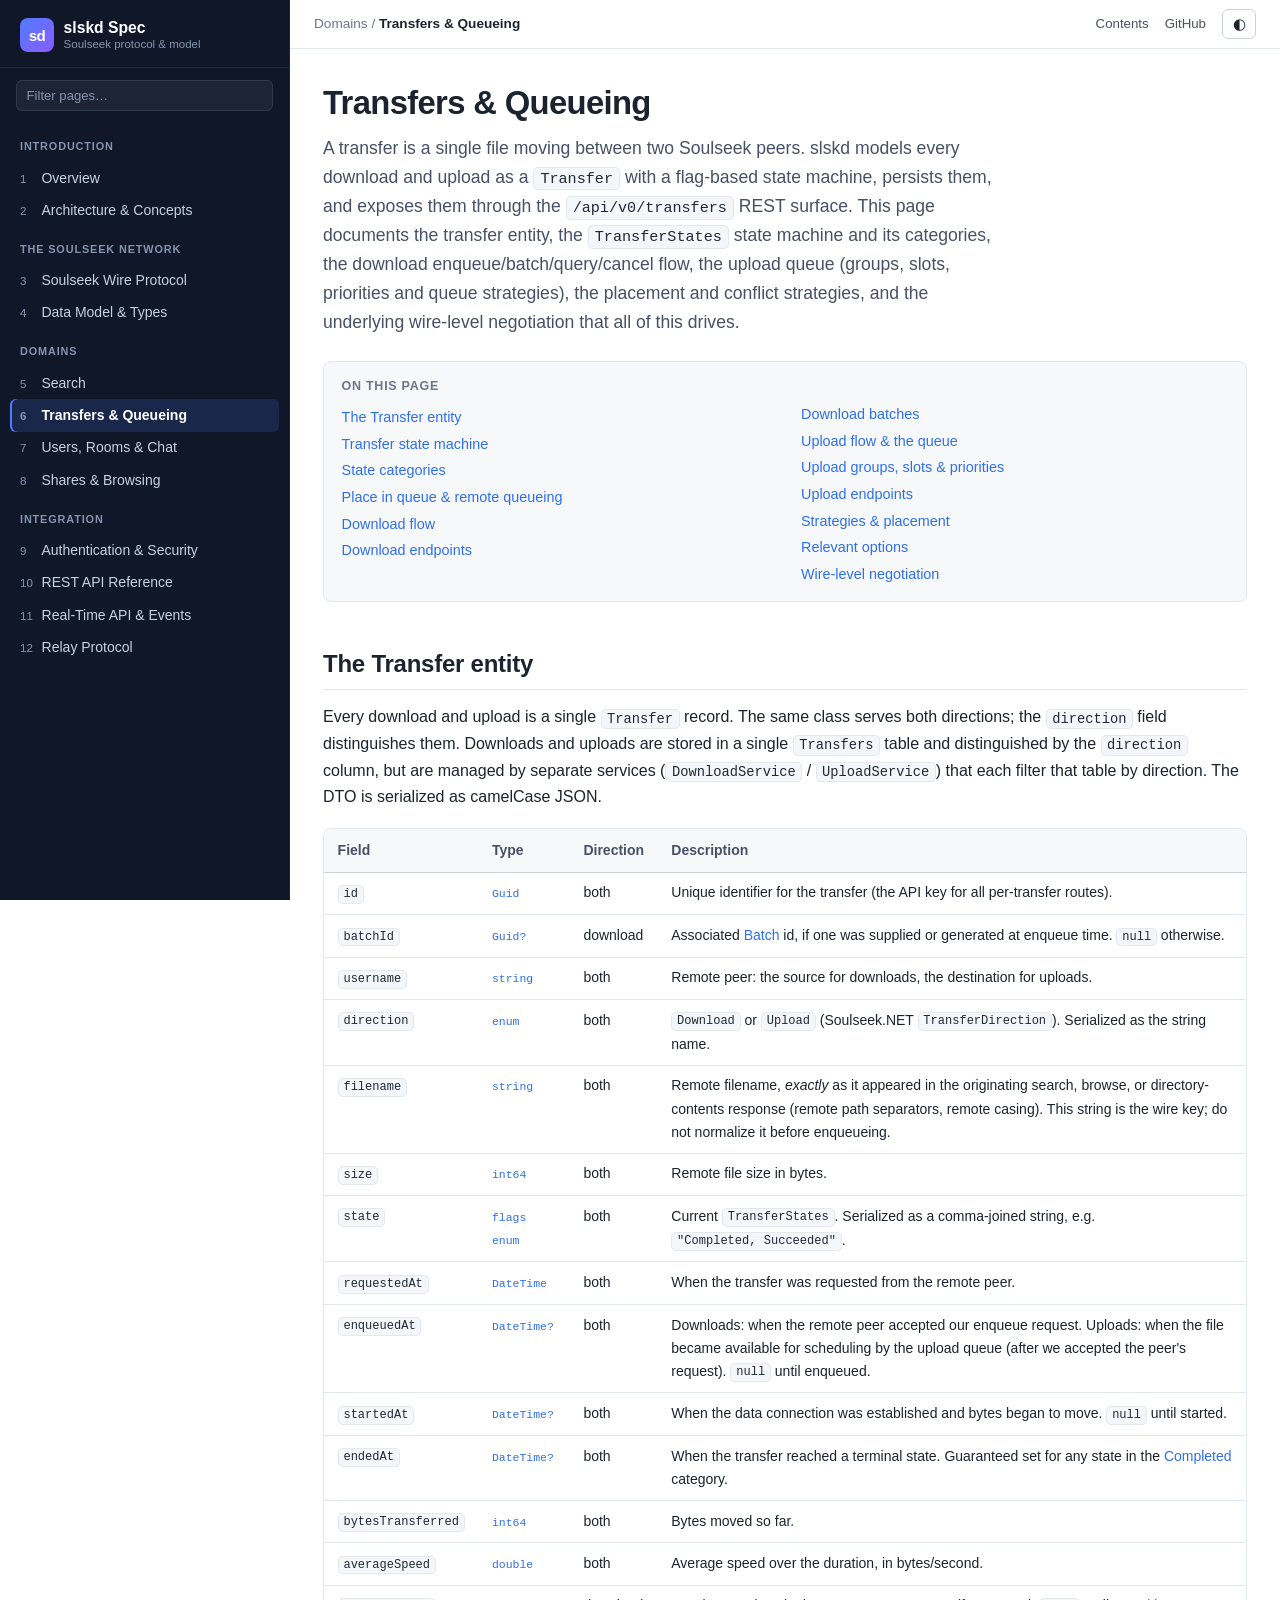
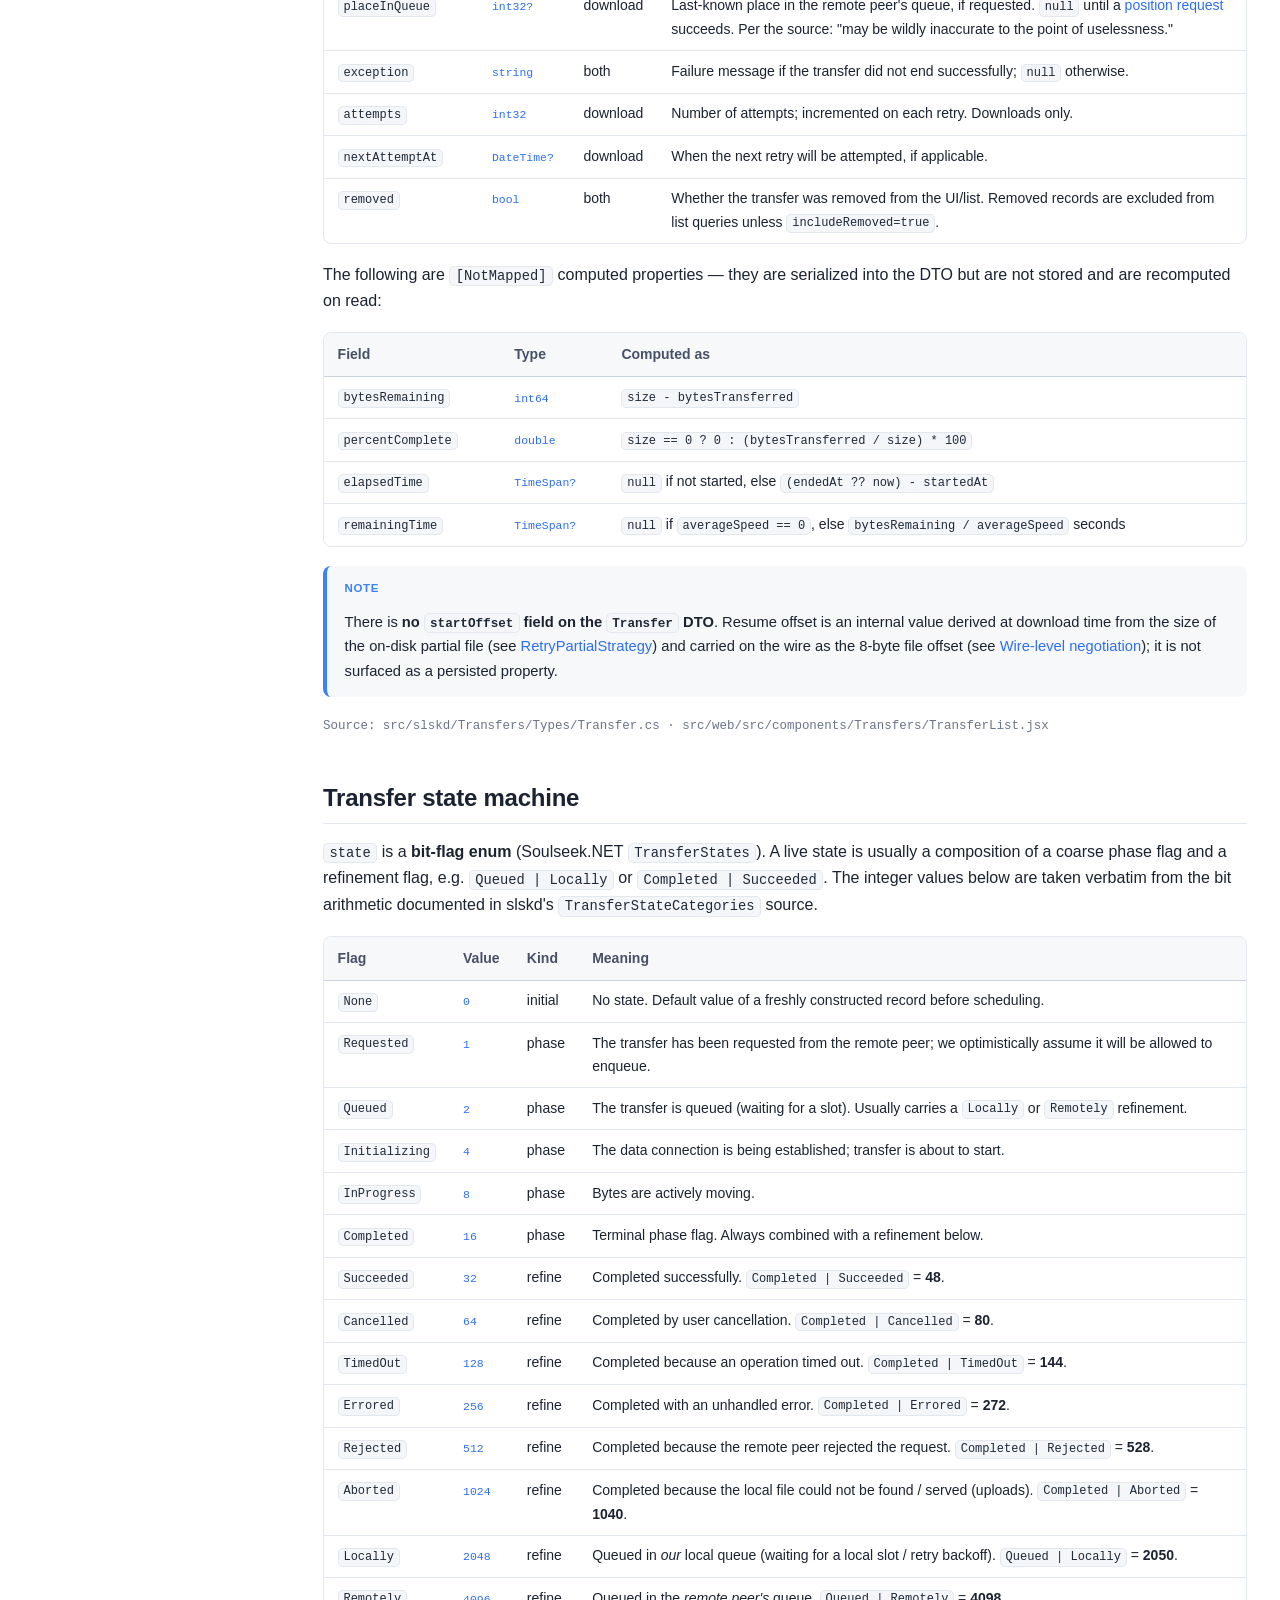
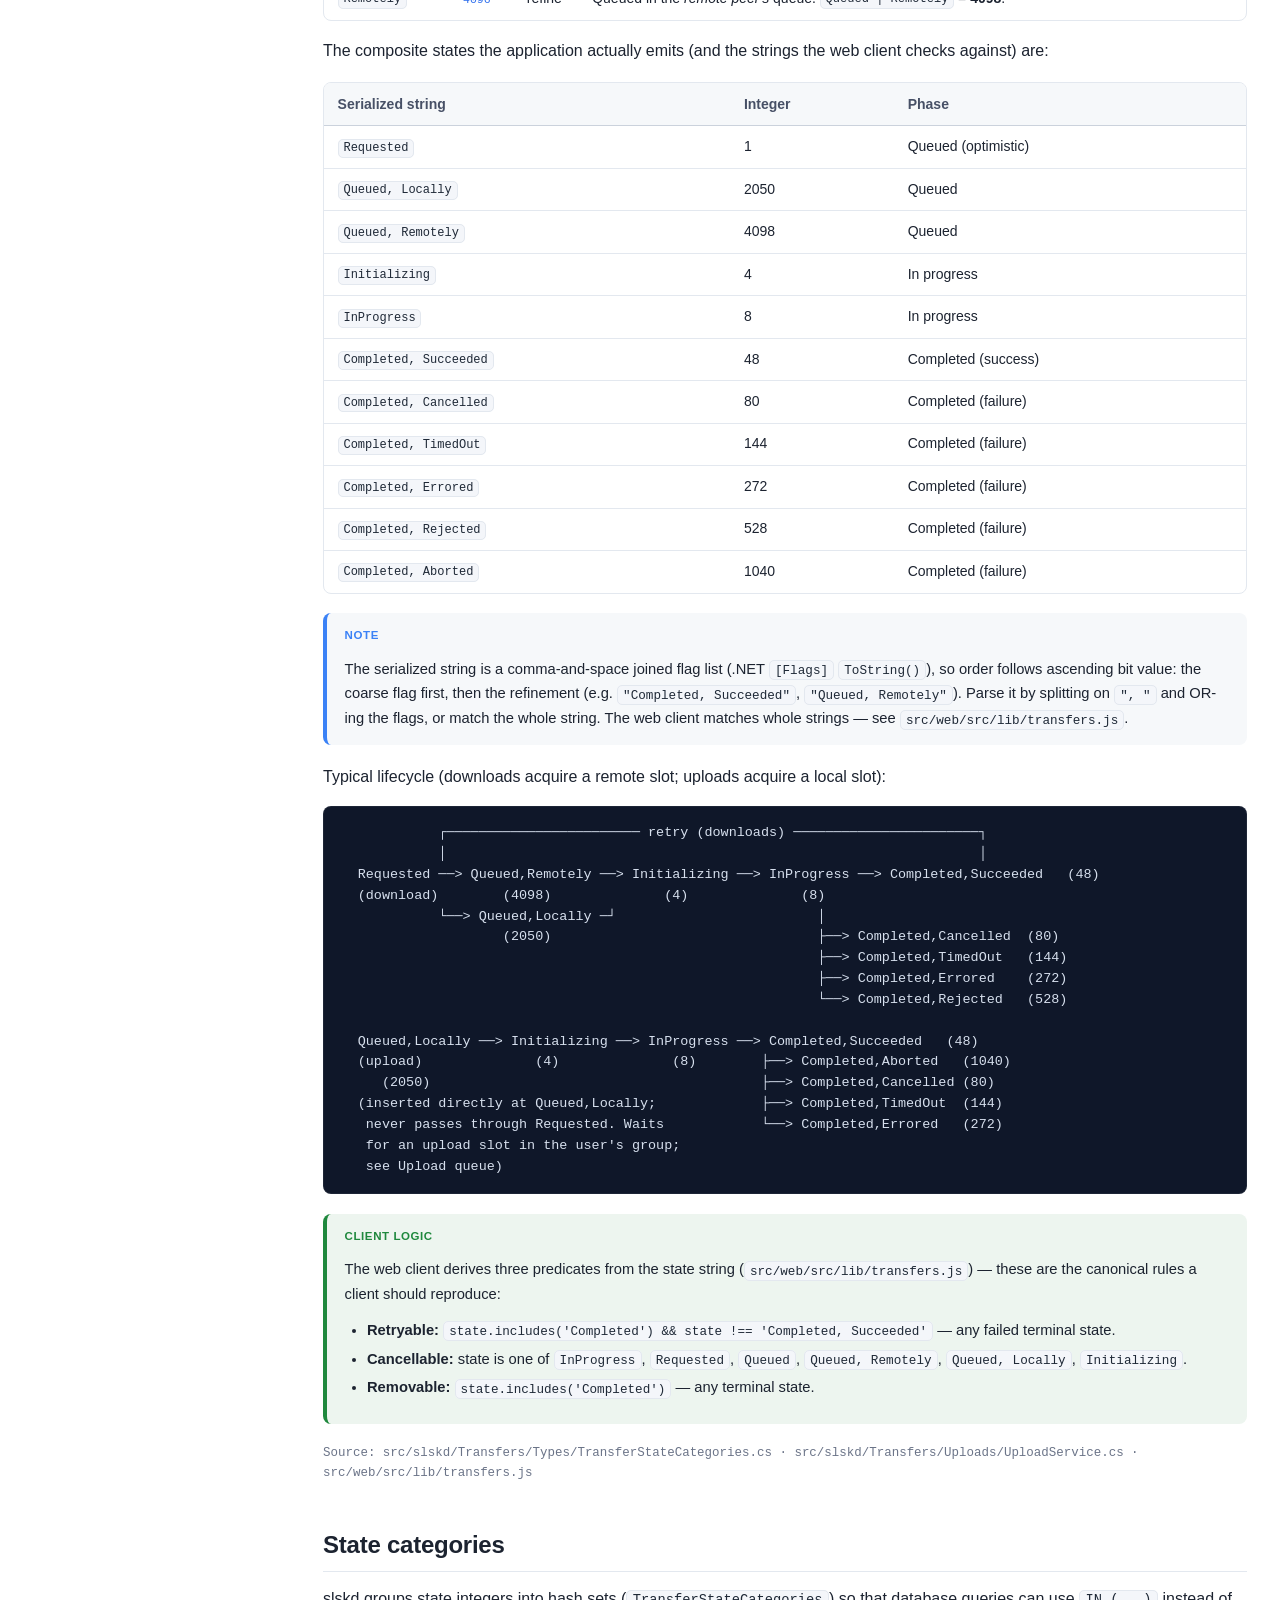
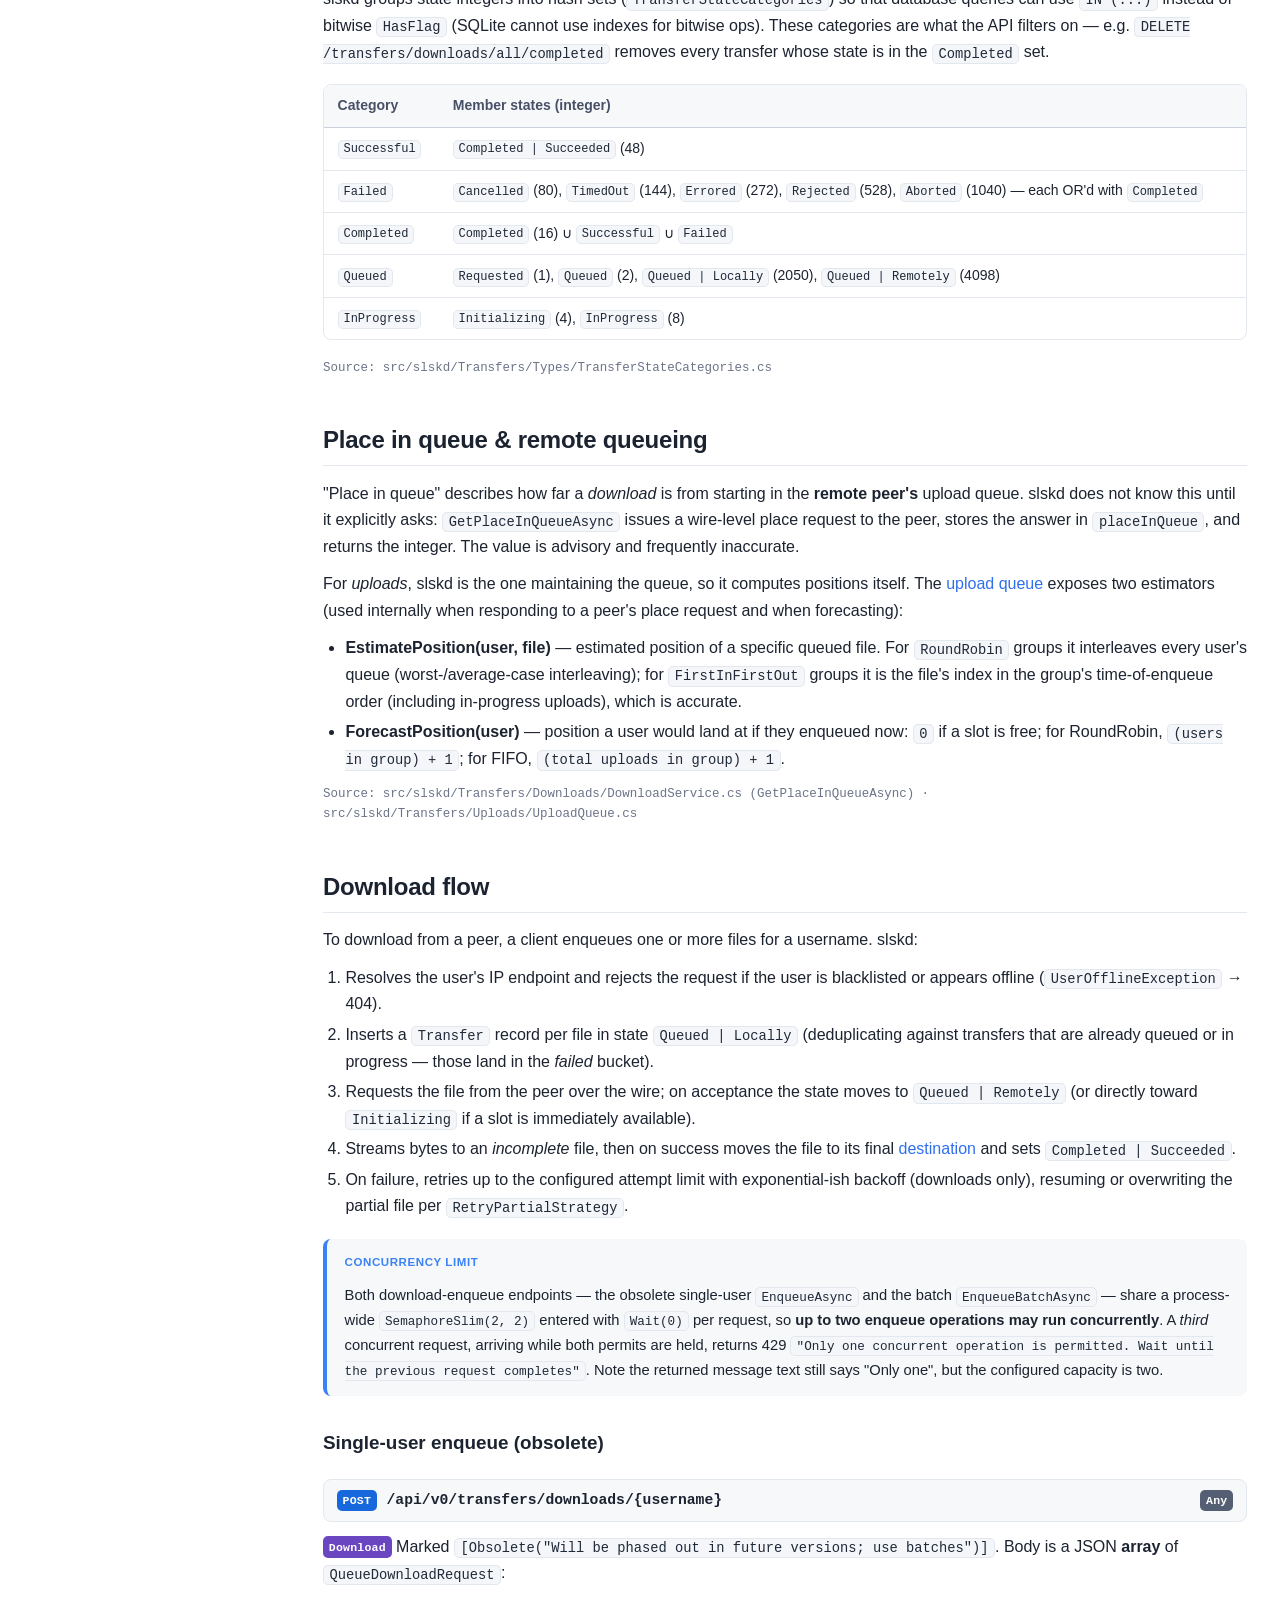
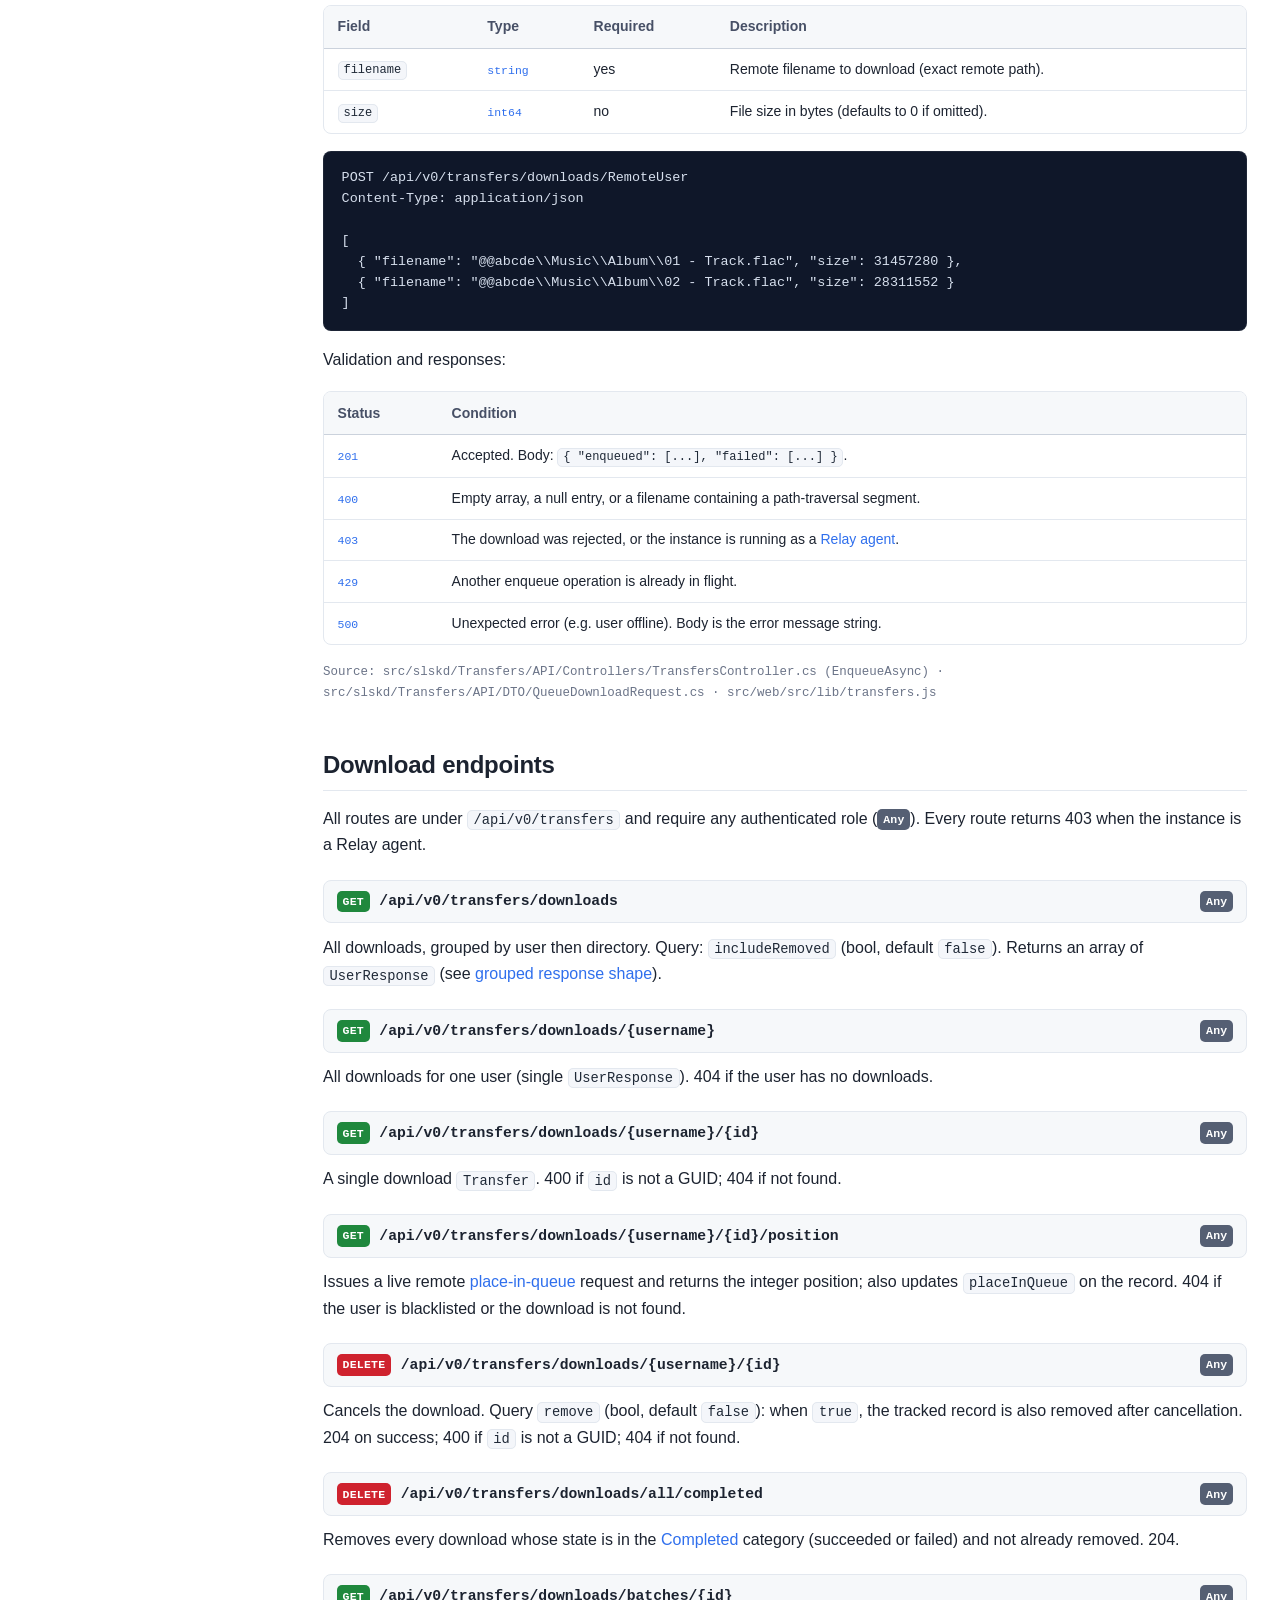
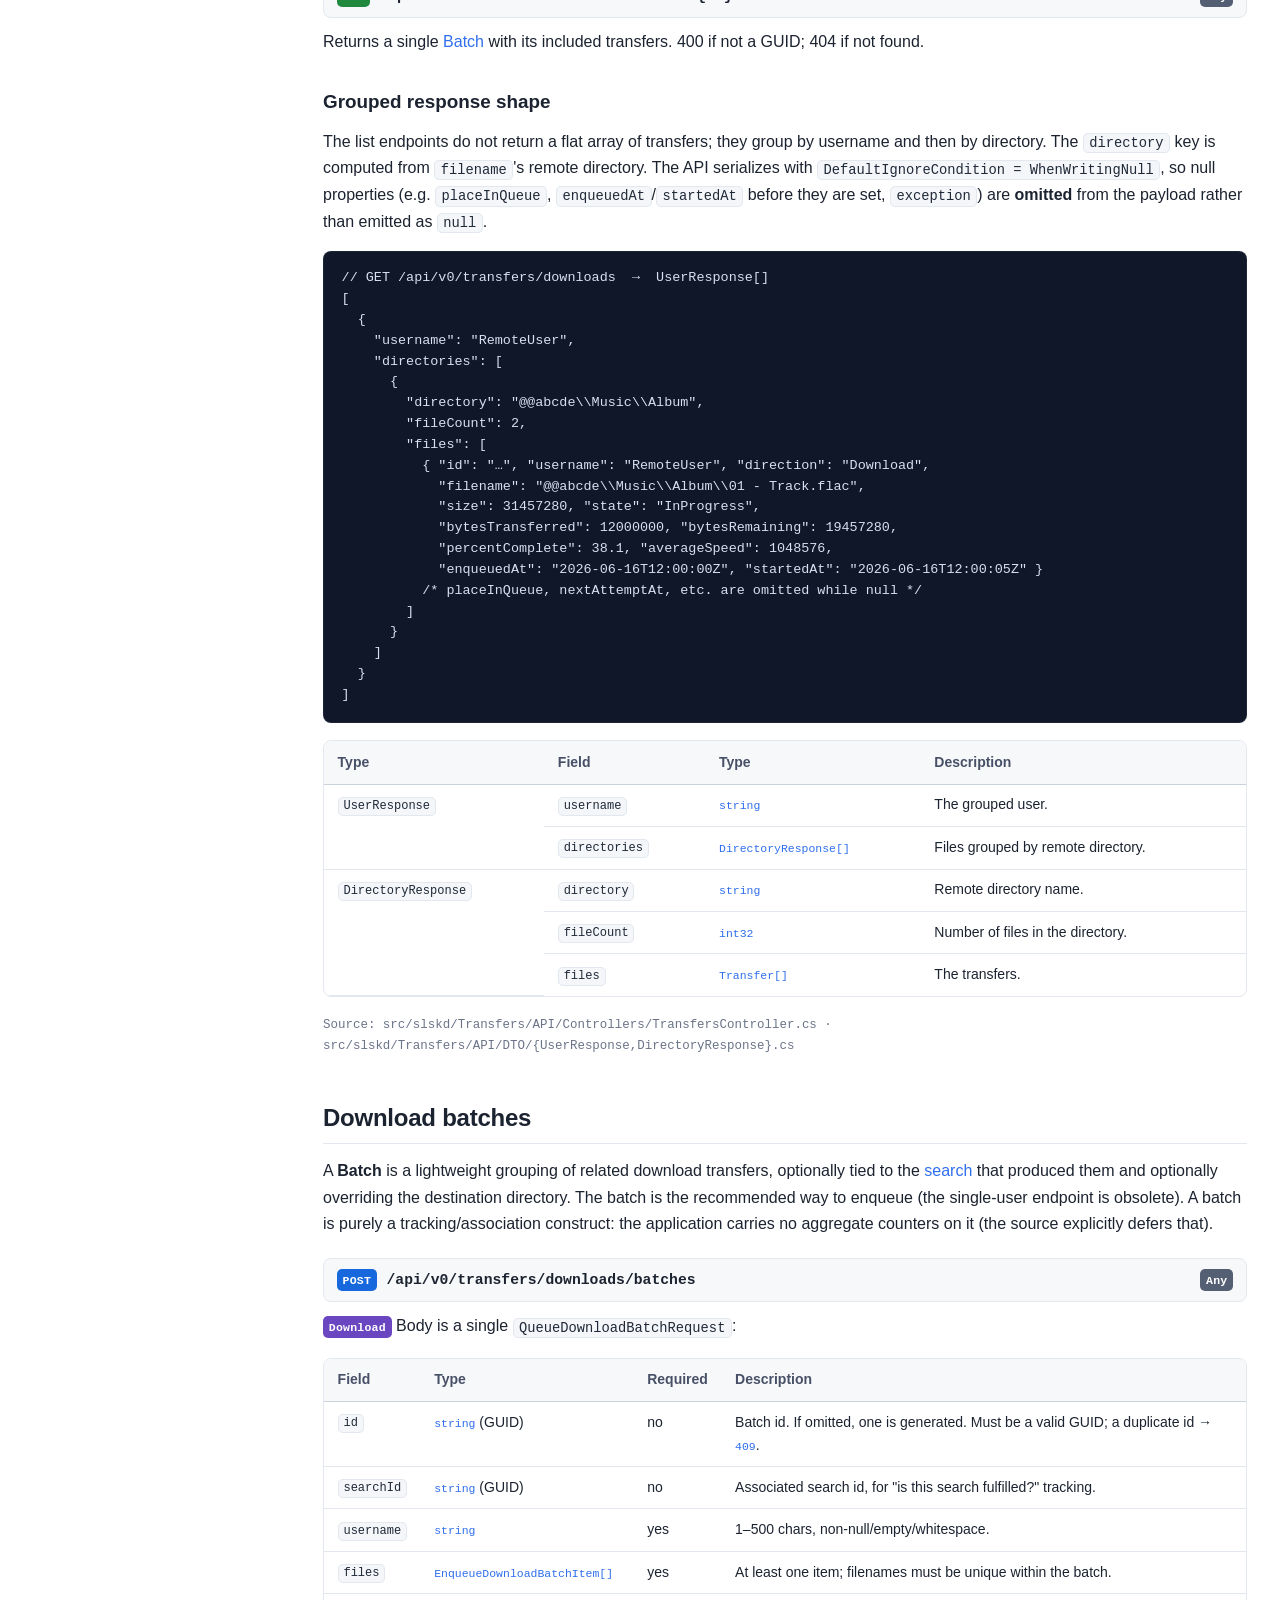
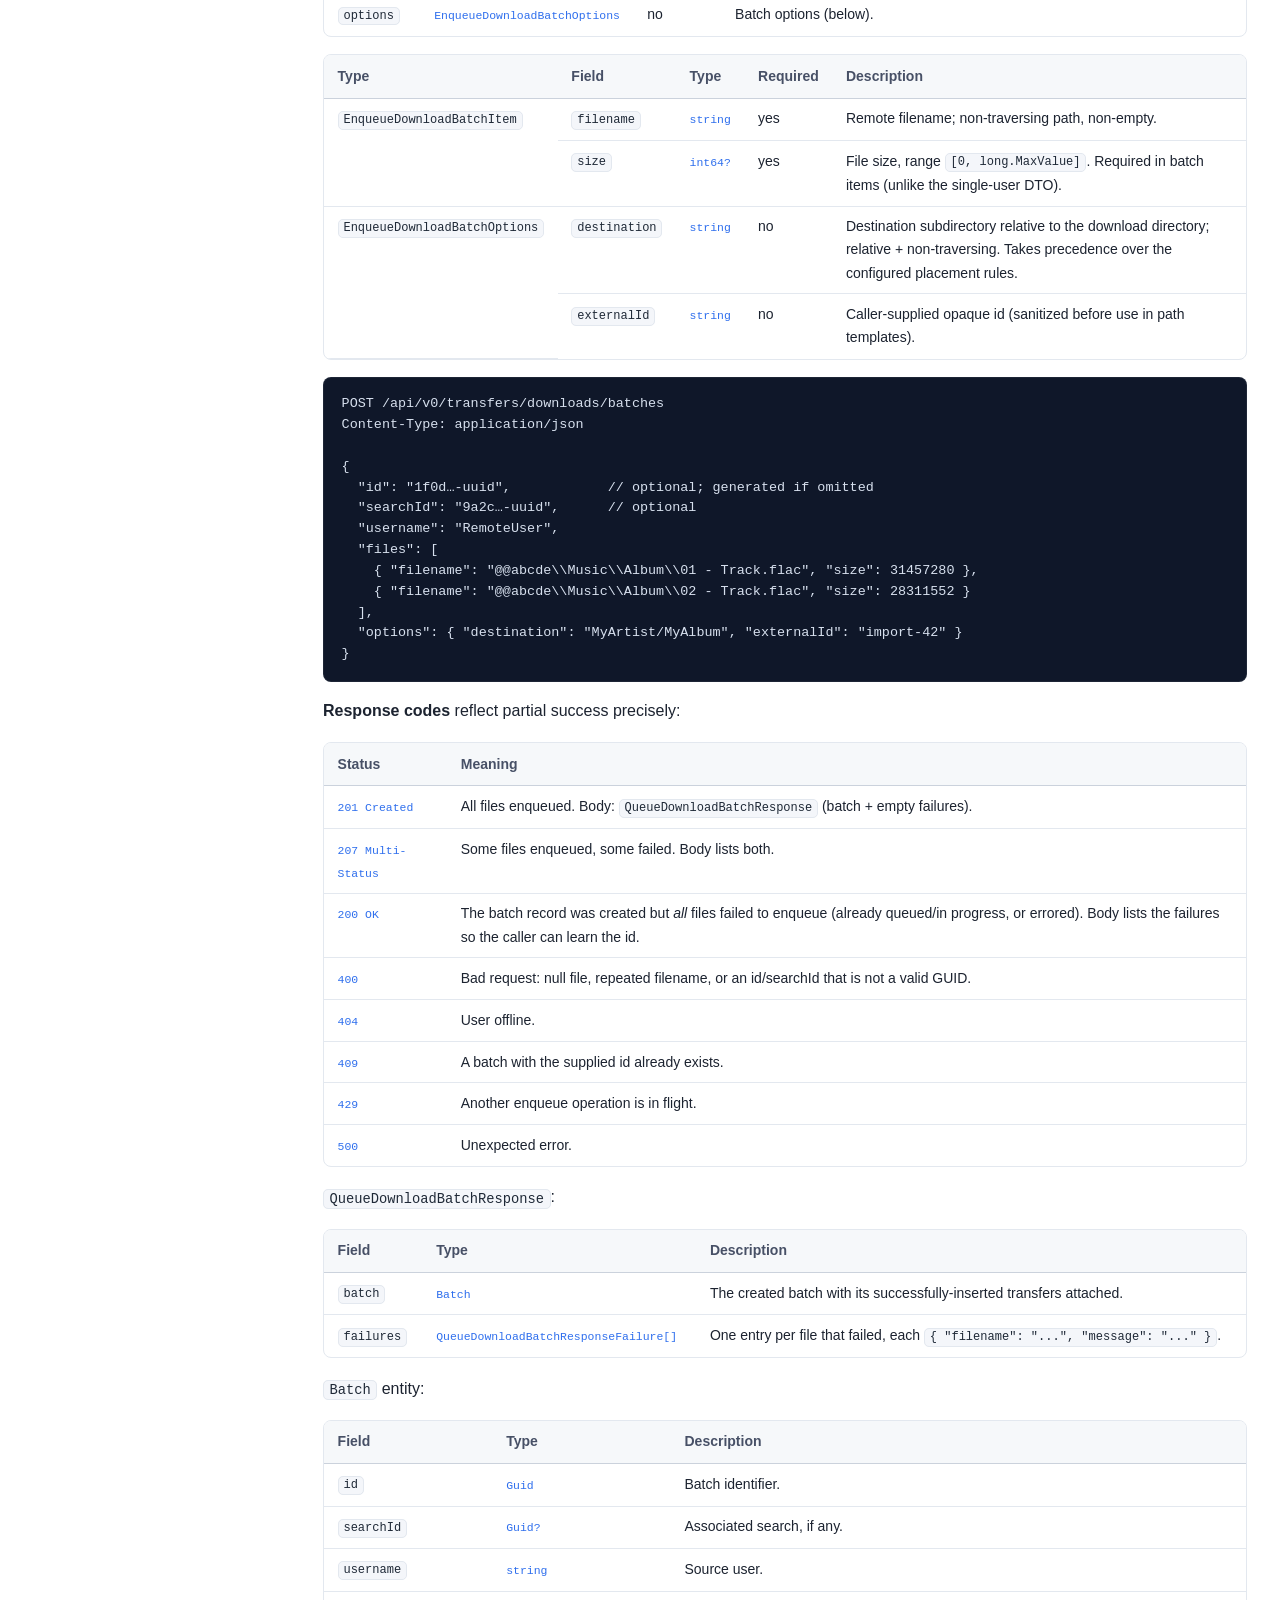
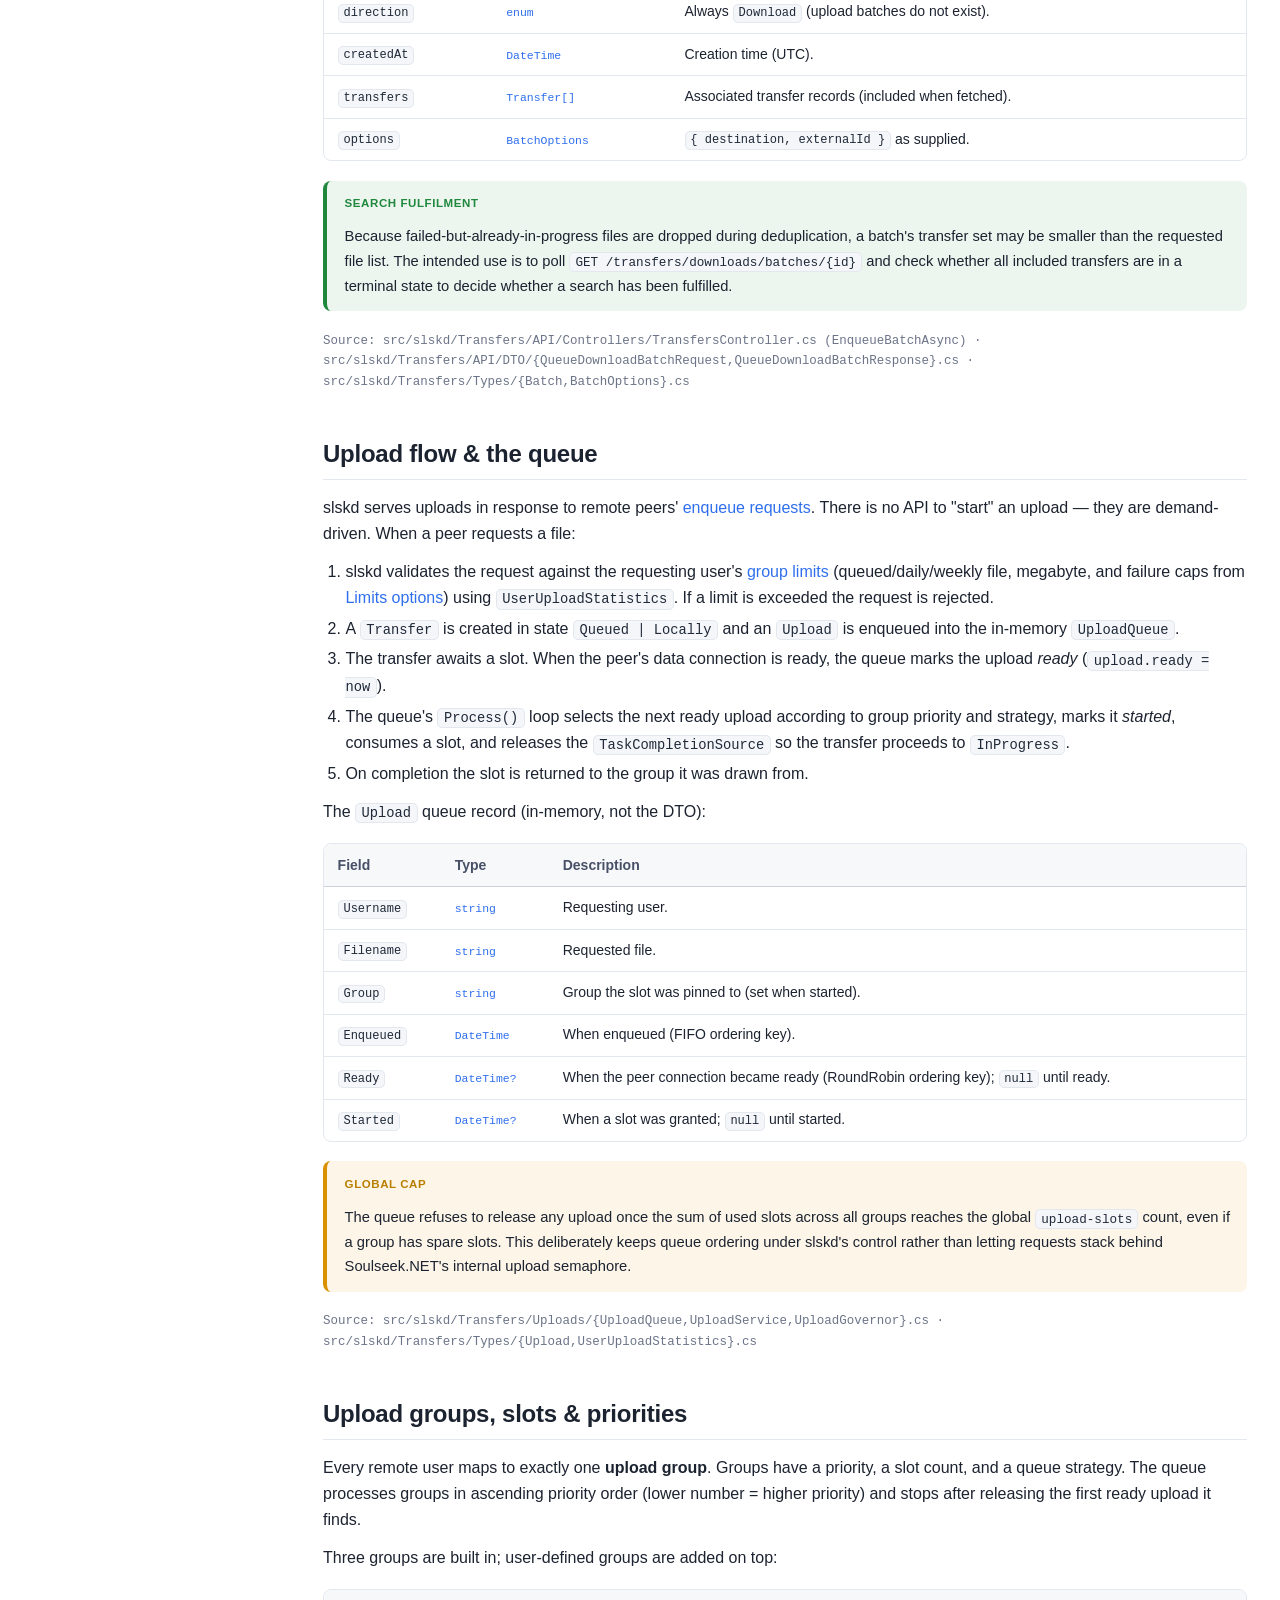
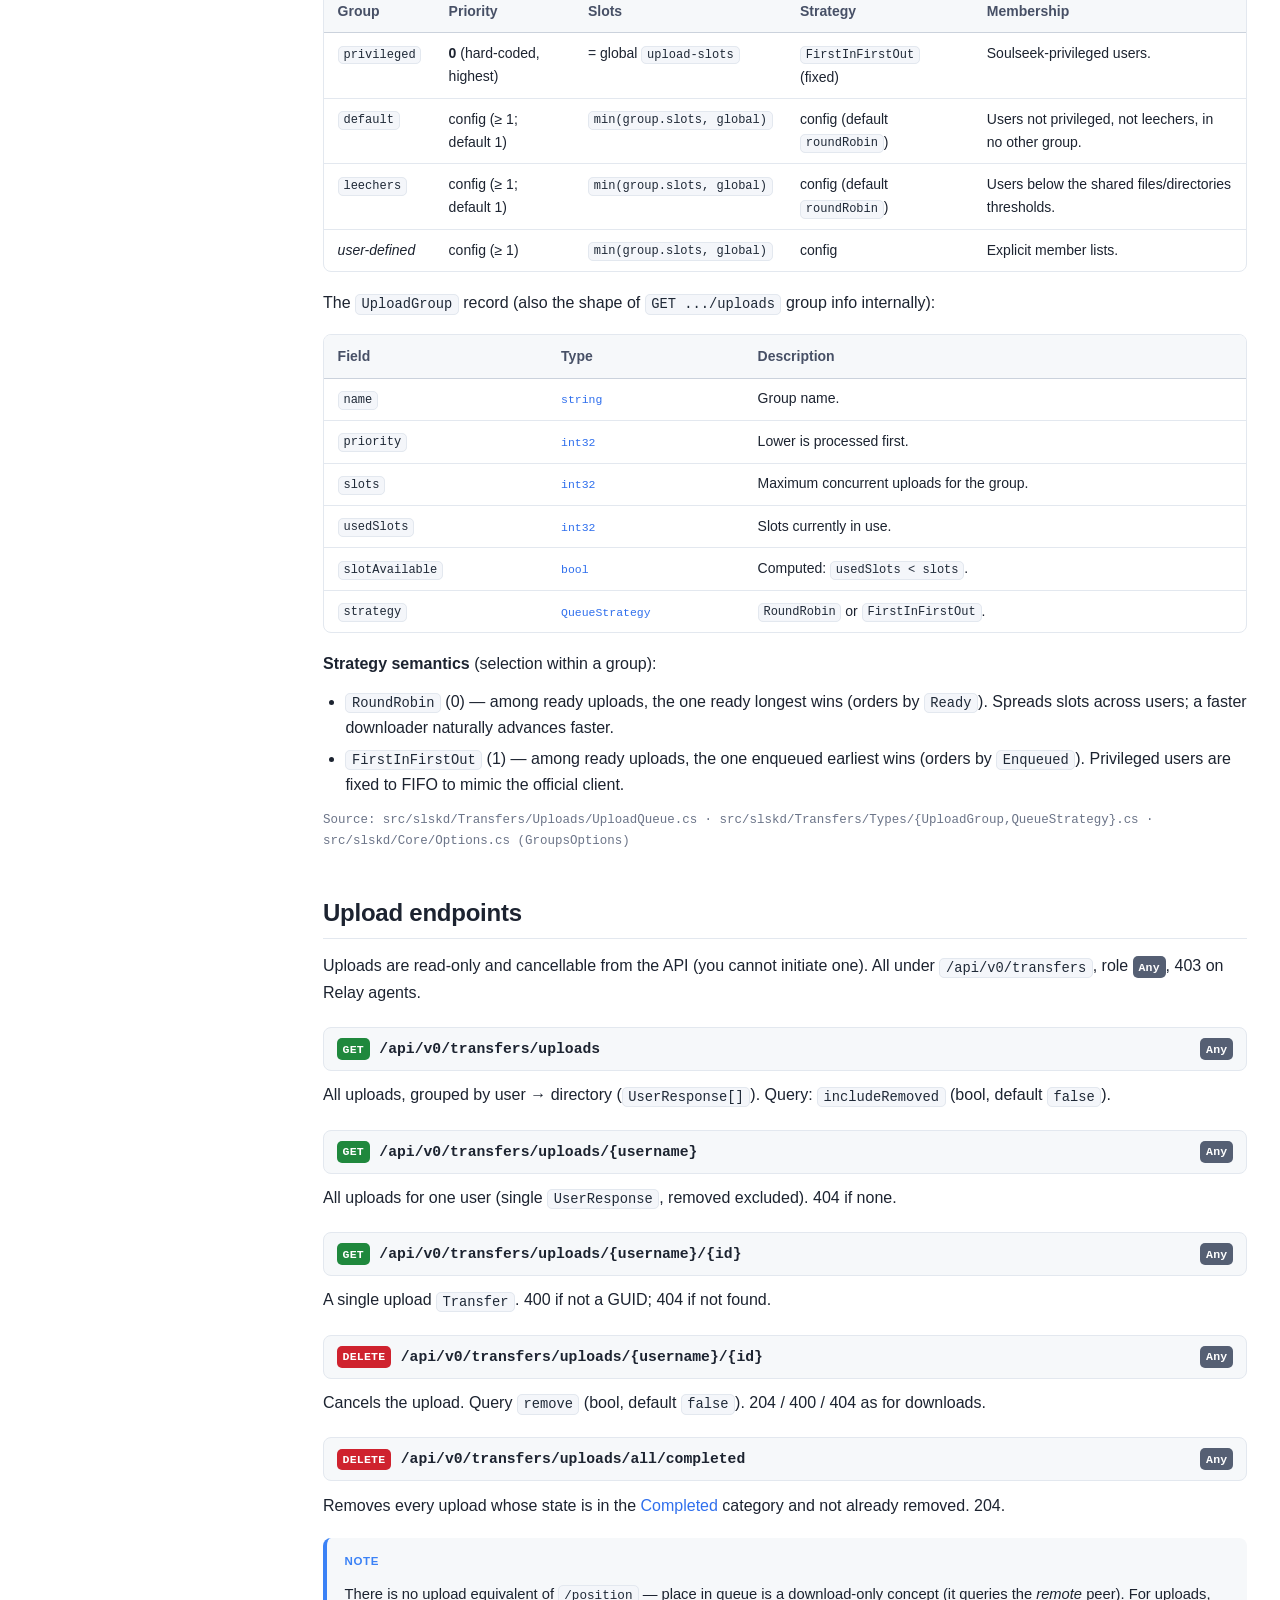
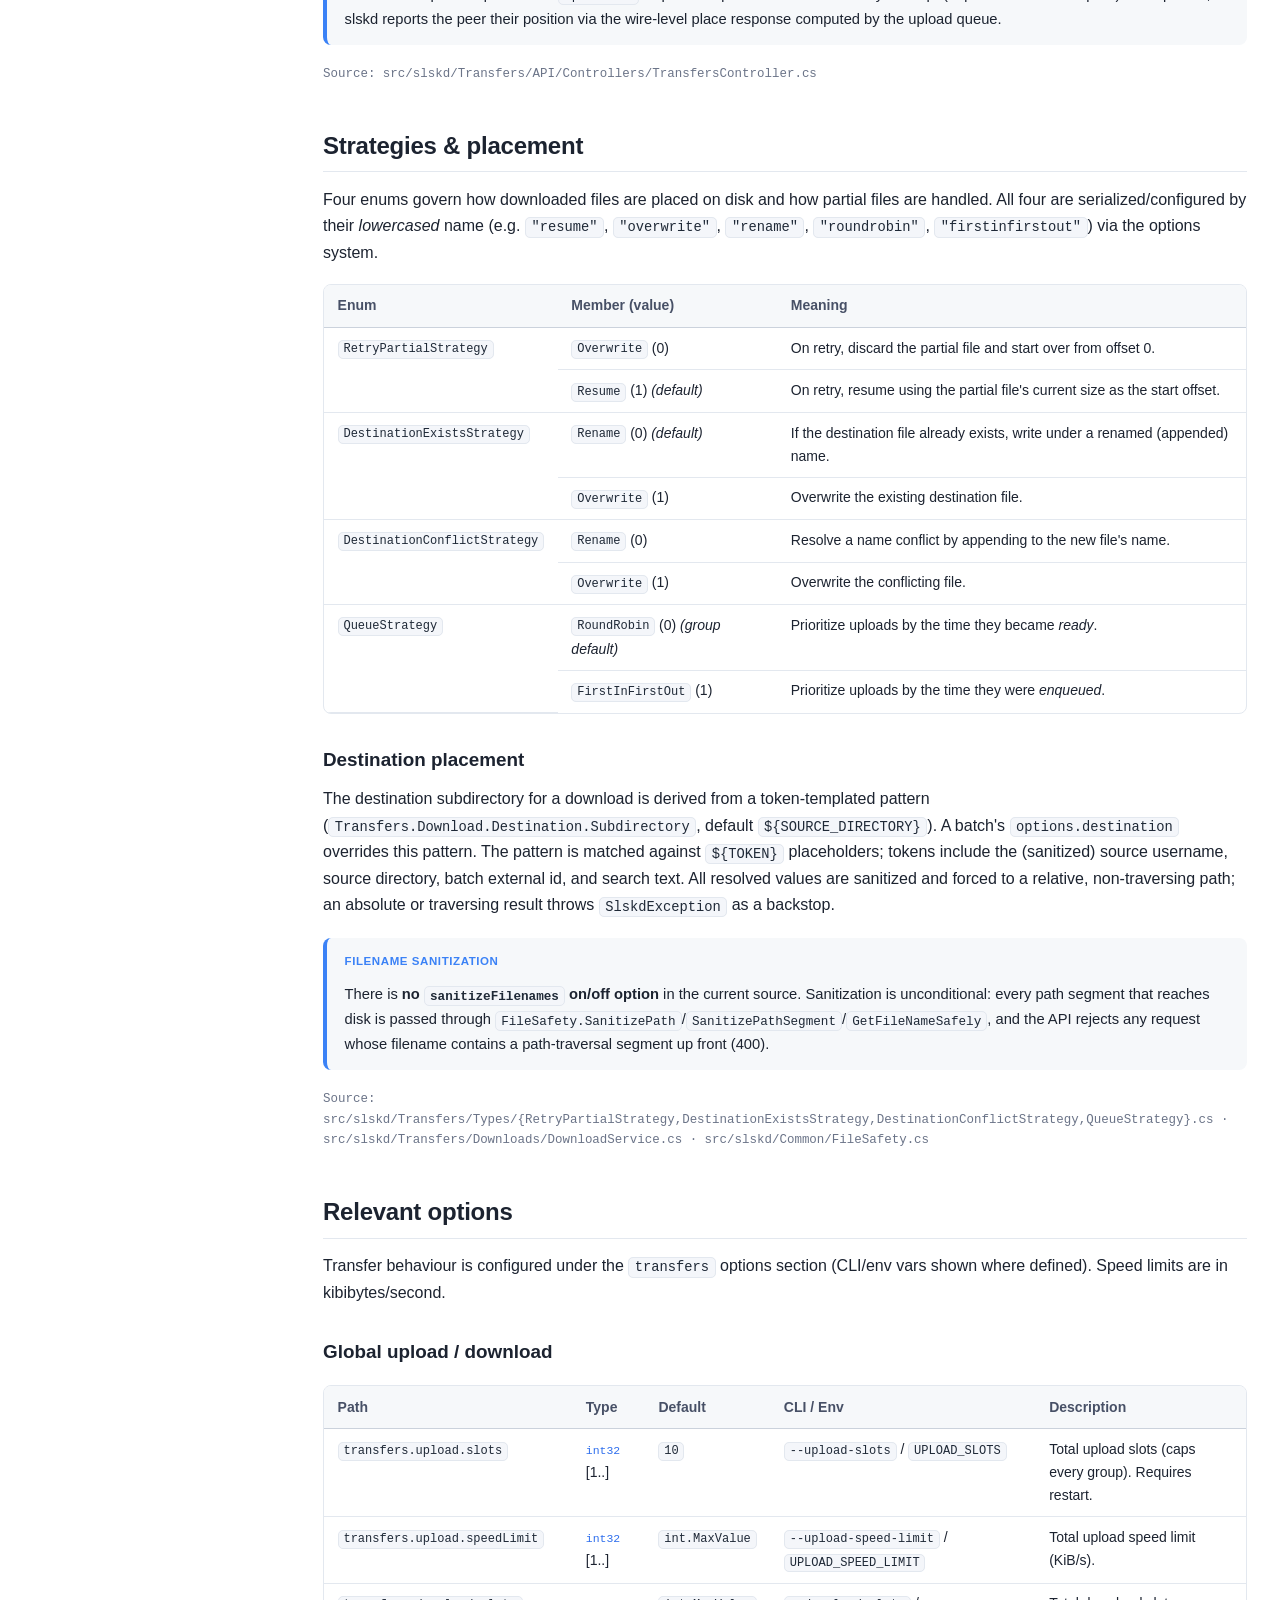
<file: wiki/transfers.html>
<!DOCTYPE html>
<html lang="en">
<head>
<meta charset="utf-8">
<meta name="viewport" content="width=device-width, initial-scale=1">
<title>Transfers &amp; Queueing · slskd Protocol &amp; Model Specification</title>
<meta name="description" content="slskd / Soulseek network, protocol and data-model specification — Transfers &amp; Queueing. A language-agnostic reference for building clients, apps and services that interoperate with the Soulseek platform.">
<link rel="stylesheet" href="style.css">
<script>(function(){try{var t=localStorage.getItem('slskd-spec-theme');if(t){document.documentElement.setAttribute('data-theme',t);}else if(window.matchMedia&&matchMedia('(prefers-color-scheme: dark)').matches){document.documentElement.setAttribute('data-theme','dark');}}catch(e){}})();</script>
</head>
<body>
<div class="scrim"></div>
<div class="layout">
<aside class="sidebar">
  <div class="brand">
    <div class="logo">sd</div>
    <div class="brand-text">
      <span class="brand-title">slskd Spec</span>
      <span class="brand-sub">Soulseek protocol &amp; model</span>
    </div>
  </div>
  <div class="nav-filter-wrap"><input class="nav-filter" type="text" placeholder="Filter pages…" aria-label="Filter pages"></div>
  <nav>
  <div class="nav-group-label">Introduction</div>
  <ul>
    <li><a href="index.html"><span class="nav-num">1</span><span>Overview</span></a></li>
    <li><a href="architecture.html"><span class="nav-num">2</span><span>Architecture &amp; Concepts</span></a></li>
  </ul>
  <div class="nav-group-label">The Soulseek Network</div>
  <ul>
    <li><a href="soulseek-protocol.html"><span class="nav-num">3</span><span>Soulseek Wire Protocol</span></a></li>
    <li><a href="data-model.html"><span class="nav-num">4</span><span>Data Model &amp; Types</span></a></li>
  </ul>
  <div class="nav-group-label">Domains</div>
  <ul>
    <li><a href="search.html"><span class="nav-num">5</span><span>Search</span></a></li>
    <li class="active"><a href="transfers.html" aria-current="page"><span class="nav-num">6</span><span>Transfers &amp; Queueing</span></a></li>
    <li><a href="users-rooms.html"><span class="nav-num">7</span><span>Users, Rooms &amp; Chat</span></a></li>
    <li><a href="shares.html"><span class="nav-num">8</span><span>Shares &amp; Browsing</span></a></li>
  </ul>
  <div class="nav-group-label">Integration</div>
  <ul>
    <li><a href="authentication.html"><span class="nav-num">9</span><span>Authentication &amp; Security</span></a></li>
    <li><a href="rest-api.html"><span class="nav-num">10</span><span>REST API Reference</span></a></li>
    <li><a href="realtime-api.html"><span class="nav-num">11</span><span>Real-Time API &amp; Events</span></a></li>
    <li><a href="relay.html"><span class="nav-num">12</span><span>Relay Protocol</span></a></li>
  </ul>
</nav>
</aside>
<div class="main-col">
  <header class="topbar">
    <button class="menu-btn" aria-label="Toggle navigation">&#9776;</button>
    <span class="crumb">Domains / <b>Transfers &amp; Queueing</b></span>
    <span class="spacer"></span>
    <a class="tb-link" href="index.html#sitemap">Contents</a>
    <a class="tb-link" href="https://github.com/slskd/slskd" target="_blank" rel="noopener">GitHub</a>
    <button class="theme-toggle" aria-label="Toggle dark mode" title="Toggle theme">◐</button>
  </header>
  <main class="content">

<h1>Transfers &amp; Queueing</h1>
<p class="page-lede">A transfer is a single file moving between two Soulseek peers. slskd models every download and upload as a <code>Transfer</code> with a flag-based state machine, persists them, and exposes them through the <code>/api/v0/transfers</code> REST surface. This page documents the transfer entity, the <code>TransferStates</code> state machine and its categories, the download enqueue/batch/query/cancel flow, the upload queue (groups, slots, priorities and queue strategies), the placement and conflict strategies, and the underlying wire-level negotiation that all of this drives.</p>

<nav class="toc"><div class="toc-title">On this page</div><ul>
  <li><a href="#entity">The Transfer entity</a></li>
  <li><a href="#state-machine">Transfer state machine</a></li>
  <li><a href="#categories">State categories</a></li>
  <li><a href="#place-in-queue">Place in queue &amp; remote queueing</a></li>
  <li><a href="#download-flow">Download flow</a></li>
  <li><a href="#download-endpoints">Download endpoints</a></li>
  <li><a href="#batches">Download batches</a></li>
  <li><a href="#upload-flow">Upload flow &amp; the queue</a></li>
  <li><a href="#groups">Upload groups, slots &amp; priorities</a></li>
  <li><a href="#upload-endpoints">Upload endpoints</a></li>
  <li><a href="#strategies">Strategies &amp; placement</a></li>
  <li><a href="#options">Relevant options</a></li>
  <li><a href="#wire">Wire-level negotiation</a></li>
</ul></nav>

<h2 id="entity">The Transfer entity</h2>
<p>Every download and upload is a single <code>Transfer</code> record. The same class serves both directions; the <code>direction</code> field distinguishes them. Downloads and uploads are stored in a single <code>Transfers</code> table and distinguished by the <code>direction</code> column, but are managed by separate services (<code>DownloadService</code> / <code>UploadService</code>) that each filter that table by direction. The DTO is serialized as camelCase JSON.</p>

<div class="table-wrap"><table>
<thead><tr><th>Field</th><th>Type</th><th>Direction</th><th>Description</th></tr></thead>
<tbody>
<tr><td><code>id</code></td><td><span class="type">Guid</span></td><td>both</td><td>Unique identifier for the transfer (the API key for all per-transfer routes).</td></tr>
<tr><td><code>batchId</code></td><td><span class="type">Guid?</span></td><td>download</td><td>Associated <a href="#batches">Batch</a> id, if one was supplied or generated at enqueue time. <code>null</code> otherwise.</td></tr>
<tr><td><code>username</code></td><td><span class="type">string</span></td><td>both</td><td>Remote peer: the source for downloads, the destination for uploads.</td></tr>
<tr><td><code>direction</code></td><td><span class="type">enum</span></td><td>both</td><td><code>Download</code> or <code>Upload</code> (Soulseek.NET <code>TransferDirection</code>). Serialized as the string name.</td></tr>
<tr><td><code>filename</code></td><td><span class="type">string</span></td><td>both</td><td>Remote filename, <em>exactly</em> as it appeared in the originating search, browse, or directory-contents response (remote path separators, remote casing). This string is the wire key; do not normalize it before enqueueing.</td></tr>
<tr><td><code>size</code></td><td><span class="type">int64</span></td><td>both</td><td>Remote file size in bytes.</td></tr>
<tr><td><code>state</code></td><td><span class="type">flags enum</span></td><td>both</td><td>Current <a href="#state-machine"><code>TransferStates</code></a>. Serialized as a comma-joined string, e.g. <code>"Completed, Succeeded"</code>.</td></tr>
<tr><td><code>requestedAt</code></td><td><span class="type">DateTime</span></td><td>both</td><td>When the transfer was requested from the remote peer.</td></tr>
<tr><td><code>enqueuedAt</code></td><td><span class="type">DateTime?</span></td><td>both</td><td>Downloads: when the remote peer accepted our enqueue request. Uploads: when the file became available for scheduling by the upload queue (after we accepted the peer's request). <code>null</code> until enqueued.</td></tr>
<tr><td><code>startedAt</code></td><td><span class="type">DateTime?</span></td><td>both</td><td>When the data connection was established and bytes began to move. <code>null</code> until started.</td></tr>
<tr><td><code>endedAt</code></td><td><span class="type">DateTime?</span></td><td>both</td><td>When the transfer reached a terminal state. Guaranteed set for any state in the <a href="#categories">Completed</a> category.</td></tr>
<tr><td><code>bytesTransferred</code></td><td><span class="type">int64</span></td><td>both</td><td>Bytes moved so far.</td></tr>
<tr><td><code>averageSpeed</code></td><td><span class="type">double</span></td><td>both</td><td>Average speed over the duration, in bytes/second.</td></tr>
<tr><td><code>placeInQueue</code></td><td><span class="type">int32?</span></td><td>download</td><td>Last-known place in the remote peer's queue, if requested. <code>null</code> until a <a href="#place-in-queue">position request</a> succeeds. Per the source: "may be wildly inaccurate to the point of uselessness."</td></tr>
<tr><td><code>exception</code></td><td><span class="type">string</span></td><td>both</td><td>Failure message if the transfer did not end successfully; <code>null</code> otherwise.</td></tr>
<tr><td><code>attempts</code></td><td><span class="type">int32</span></td><td>download</td><td>Number of attempts; incremented on each retry. Downloads only.</td></tr>
<tr><td><code>nextAttemptAt</code></td><td><span class="type">DateTime?</span></td><td>download</td><td>When the next retry will be attempted, if applicable.</td></tr>
<tr><td><code>removed</code></td><td><span class="type">bool</span></td><td>both</td><td>Whether the transfer was removed from the UI/list. Removed records are excluded from list queries unless <code>includeRemoved=true</code>.</td></tr>
</tbody>
</table></div>

<p>The following are <code>[NotMapped]</code> computed properties — they are serialized into the DTO but are not stored and are recomputed on read:</p>

<div class="table-wrap"><table>
<thead><tr><th>Field</th><th>Type</th><th>Computed as</th></tr></thead>
<tbody>
<tr><td><code>bytesRemaining</code></td><td><span class="type">int64</span></td><td><code>size - bytesTransferred</code></td></tr>
<tr><td><code>percentComplete</code></td><td><span class="type">double</span></td><td><code>size == 0 ? 0 : (bytesTransferred / size) * 100</code></td></tr>
<tr><td><code>elapsedTime</code></td><td><span class="type">TimeSpan?</span></td><td><code>null</code> if not started, else <code>(endedAt ?? now) - startedAt</code></td></tr>
<tr><td><code>remainingTime</code></td><td><span class="type">TimeSpan?</span></td><td><code>null</code> if <code>averageSpeed == 0</code>, else <code>bytesRemaining / averageSpeed</code> seconds</td></tr>
</tbody>
</table></div>

<div class="note callout"><span class="label">Note</span><p>There is <strong>no <code>startOffset</code> field on the <code>Transfer</code> DTO</strong>. Resume offset is an internal value derived at download time from the size of the on-disk partial file (see <a href="#strategies">RetryPartialStrategy</a>) and carried on the wire as the 8-byte file offset (see <a href="#wire">Wire-level negotiation</a>); it is not surfaced as a persisted property.</p></div>
<p class="src-ref">Source: src/slskd/Transfers/Types/Transfer.cs · src/web/src/components/Transfers/TransferList.jsx</p>

<h2 id="state-machine">Transfer state machine</h2>
<p><code>state</code> is a <strong>bit-flag enum</strong> (Soulseek.NET <code>TransferStates</code>). A live state is usually a composition of a coarse phase flag and a refinement flag, e.g. <code>Queued | Locally</code> or <code>Completed | Succeeded</code>. The integer values below are taken verbatim from the bit arithmetic documented in slskd's <code>TransferStateCategories</code> source.</p>

<div class="table-wrap"><table>
<thead><tr><th>Flag</th><th>Value</th><th>Kind</th><th>Meaning</th></tr></thead>
<tbody>
<tr><td><code>None</code></td><td><span class="type">0</span></td><td>initial</td><td>No state. Default value of a freshly constructed record before scheduling.</td></tr>
<tr><td><code>Requested</code></td><td><span class="type">1</span></td><td>phase</td><td>The transfer has been requested from the remote peer; we optimistically assume it will be allowed to enqueue.</td></tr>
<tr><td><code>Queued</code></td><td><span class="type">2</span></td><td>phase</td><td>The transfer is queued (waiting for a slot). Usually carries a <code>Locally</code> or <code>Remotely</code> refinement.</td></tr>
<tr><td><code>Initializing</code></td><td><span class="type">4</span></td><td>phase</td><td>The data connection is being established; transfer is about to start.</td></tr>
<tr><td><code>InProgress</code></td><td><span class="type">8</span></td><td>phase</td><td>Bytes are actively moving.</td></tr>
<tr><td><code>Completed</code></td><td><span class="type">16</span></td><td>phase</td><td>Terminal phase flag. Always combined with a refinement below.</td></tr>
<tr><td><code>Succeeded</code></td><td><span class="type">32</span></td><td>refine</td><td>Completed successfully. <code>Completed | Succeeded</code> = <strong>48</strong>.</td></tr>
<tr><td><code>Cancelled</code></td><td><span class="type">64</span></td><td>refine</td><td>Completed by user cancellation. <code>Completed | Cancelled</code> = <strong>80</strong>.</td></tr>
<tr><td><code>TimedOut</code></td><td><span class="type">128</span></td><td>refine</td><td>Completed because an operation timed out. <code>Completed | TimedOut</code> = <strong>144</strong>.</td></tr>
<tr><td><code>Errored</code></td><td><span class="type">256</span></td><td>refine</td><td>Completed with an unhandled error. <code>Completed | Errored</code> = <strong>272</strong>.</td></tr>
<tr><td><code>Rejected</code></td><td><span class="type">512</span></td><td>refine</td><td>Completed because the remote peer rejected the request. <code>Completed | Rejected</code> = <strong>528</strong>.</td></tr>
<tr><td><code>Aborted</code></td><td><span class="type">1024</span></td><td>refine</td><td>Completed because the local file could not be found / served (uploads). <code>Completed | Aborted</code> = <strong>1040</strong>.</td></tr>
<tr><td><code>Locally</code></td><td><span class="type">2048</span></td><td>refine</td><td>Queued in <em>our</em> local queue (waiting for a local slot / retry backoff). <code>Queued | Locally</code> = <strong>2050</strong>.</td></tr>
<tr><td><code>Remotely</code></td><td><span class="type">4096</span></td><td>refine</td><td>Queued in the <em>remote peer's</em> queue. <code>Queued | Remotely</code> = <strong>4098</strong>.</td></tr>
</tbody>
</table></div>

<p>The composite states the application actually emits (and the strings the web client checks against) are:</p>

<div class="table-wrap"><table>
<thead><tr><th>Serialized string</th><th>Integer</th><th>Phase</th></tr></thead>
<tbody>
<tr><td><code>Requested</code></td><td>1</td><td>Queued (optimistic)</td></tr>
<tr><td><code>Queued, Locally</code></td><td>2050</td><td>Queued</td></tr>
<tr><td><code>Queued, Remotely</code></td><td>4098</td><td>Queued</td></tr>
<tr><td><code>Initializing</code></td><td>4</td><td>In progress</td></tr>
<tr><td><code>InProgress</code></td><td>8</td><td>In progress</td></tr>
<tr><td><code>Completed, Succeeded</code></td><td>48</td><td>Completed (success)</td></tr>
<tr><td><code>Completed, Cancelled</code></td><td>80</td><td>Completed (failure)</td></tr>
<tr><td><code>Completed, TimedOut</code></td><td>144</td><td>Completed (failure)</td></tr>
<tr><td><code>Completed, Errored</code></td><td>272</td><td>Completed (failure)</td></tr>
<tr><td><code>Completed, Rejected</code></td><td>528</td><td>Completed (failure)</td></tr>
<tr><td><code>Completed, Aborted</code></td><td>1040</td><td>Completed (failure)</td></tr>
</tbody>
</table></div>

<div class="note callout"><span class="label">Note</span><p>The serialized string is a comma-and-space joined flag list (.NET <code>[Flags]</code> <code>ToString()</code>), so order follows ascending bit value: the coarse flag first, then the refinement (e.g. <code>"Completed, Succeeded"</code>, <code>"Queued, Remotely"</code>). Parse it by splitting on <code>", "</code> and OR-ing the flags, or match the whole string. The web client matches whole strings — see <code>src/web/src/lib/transfers.js</code>.</p></div>

<p>Typical lifecycle (downloads acquire a remote slot; uploads acquire a local slot):</p>
<pre><code>            ┌──────────────────────── retry (downloads) ───────────────────────┐
            │                                                                  │
  Requested ──&gt; Queued,Remotely ──&gt; Initializing ──&gt; InProgress ──&gt; Completed,Succeeded   (48)
  (download)        (4098)              (4)              (8)
            └──&gt; Queued,Locally ─┘                         │
                    (2050)                                 ├──&gt; Completed,Cancelled  (80)
                                                           ├──&gt; Completed,TimedOut   (144)
                                                           ├──&gt; Completed,Errored    (272)
                                                           └──&gt; Completed,Rejected   (528)

  Queued,Locally ──&gt; Initializing ──&gt; InProgress ──&gt; Completed,Succeeded   (48)
  (upload)              (4)              (8)        ├──&gt; Completed,Aborted   (1040)
     (2050)                                         ├──&gt; Completed,Cancelled (80)
  (inserted directly at Queued,Locally;             ├──&gt; Completed,TimedOut  (144)
   never passes through Requested. Waits            └──&gt; Completed,Errored   (272)
   for an upload slot in the user's group;
   see Upload queue)</code></pre>

<div class="tip callout"><span class="label">Client logic</span><p>The web client derives three predicates from the state string (<code>src/web/src/lib/transfers.js</code>) — these are the canonical rules a client should reproduce:</p>
<ul>
<li><strong>Retryable:</strong> <code>state.includes('Completed') &amp;&amp; state !== 'Completed, Succeeded'</code> — any failed terminal state.</li>
<li><strong>Cancellable:</strong> state is one of <code>InProgress</code>, <code>Requested</code>, <code>Queued</code>, <code>Queued, Remotely</code>, <code>Queued, Locally</code>, <code>Initializing</code>.</li>
<li><strong>Removable:</strong> <code>state.includes('Completed')</code> — any terminal state.</li>
</ul></div>
<p class="src-ref">Source: src/slskd/Transfers/Types/TransferStateCategories.cs · src/slskd/Transfers/Uploads/UploadService.cs · src/web/src/lib/transfers.js</p>

<h2 id="categories">State categories</h2>
<p>slskd groups state integers into hash sets (<code>TransferStateCategories</code>) so that database queries can use <code>IN (...)</code> instead of bitwise <code>HasFlag</code> (SQLite cannot use indexes for bitwise ops). These categories are what the API filters on — e.g. <code>DELETE /transfers/downloads/all/completed</code> removes every transfer whose state is in the <code>Completed</code> set.</p>

<div class="table-wrap"><table>
<thead><tr><th>Category</th><th>Member states (integer)</th></tr></thead>
<tbody>
<tr><td><code>Successful</code></td><td><code>Completed | Succeeded</code> (48)</td></tr>
<tr><td><code>Failed</code></td><td><code>Cancelled</code> (80), <code>TimedOut</code> (144), <code>Errored</code> (272), <code>Rejected</code> (528), <code>Aborted</code> (1040) — each OR'd with <code>Completed</code></td></tr>
<tr><td><code>Completed</code></td><td><code>Completed</code> (16) ∪ <code>Successful</code> ∪ <code>Failed</code></td></tr>
<tr><td><code>Queued</code></td><td><code>Requested</code> (1), <code>Queued</code> (2), <code>Queued | Locally</code> (2050), <code>Queued | Remotely</code> (4098)</td></tr>
<tr><td><code>InProgress</code></td><td><code>Initializing</code> (4), <code>InProgress</code> (8)</td></tr>
</tbody>
</table></div>
<p class="src-ref">Source: src/slskd/Transfers/Types/TransferStateCategories.cs</p>

<h2 id="place-in-queue">Place in queue &amp; remote queueing</h2>
<p>"Place in queue" describes how far a <em>download</em> is from starting in the <strong>remote peer's</strong> upload queue. slskd does not know this until it explicitly asks: <code>GetPlaceInQueueAsync</code> issues a wire-level place request to the peer, stores the answer in <code>placeInQueue</code>, and returns the integer. The value is advisory and frequently inaccurate.</p>
<p>For <em>uploads</em>, slskd is the one maintaining the queue, so it computes positions itself. The <a href="#groups">upload queue</a> exposes two estimators (used internally when responding to a peer's place request and when forecasting):</p>
<ul>
<li><strong>EstimatePosition(user, file)</strong> — estimated position of a specific queued file. For <code>RoundRobin</code> groups it interleaves every user's queue (worst-/average-case interleaving); for <code>FirstInFirstOut</code> groups it is the file's index in the group's time-of-enqueue order (including in-progress uploads), which is accurate.</li>
<li><strong>ForecastPosition(user)</strong> — position a user would land at if they enqueued now: <code>0</code> if a slot is free; for RoundRobin, <code>(users in group) + 1</code>; for FIFO, <code>(total uploads in group) + 1</code>.</li>
</ul>
<p class="src-ref">Source: src/slskd/Transfers/Downloads/DownloadService.cs (GetPlaceInQueueAsync) · src/slskd/Transfers/Uploads/UploadQueue.cs</p>

<h2 id="download-flow">Download flow</h2>
<p>To download from a peer, a client enqueues one or more files for a username. slskd:</p>
<ol>
<li>Resolves the user's IP endpoint and rejects the request if the user is blacklisted or appears offline (<code>UserOfflineException</code> → <span class="type">404</span>).</li>
<li>Inserts a <code>Transfer</code> record per file in state <code>Queued | Locally</code> (deduplicating against transfers that are already queued or in progress — those land in the <em>failed</em> bucket).</li>
<li>Requests the file from the peer over the wire; on acceptance the state moves to <code>Queued | Remotely</code> (or directly toward <code>Initializing</code> if a slot is immediately available).</li>
<li>Streams bytes to an <em>incomplete</em> file, then on success moves the file to its final <a href="#strategies">destination</a> and sets <code>Completed | Succeeded</code>.</li>
<li>On failure, retries up to the configured attempt limit with exponential-ish backoff (downloads only), resuming or overwriting the partial file per <a href="#strategies"><code>RetryPartialStrategy</code></a>.</li>
</ol>

<div class="note callout"><span class="label">Concurrency limit</span><p>Both download-enqueue endpoints — the obsolete single-user <code>EnqueueAsync</code> and the batch <code>EnqueueBatchAsync</code> — share a process-wide <code>SemaphoreSlim(2, 2)</code> entered with <code>Wait(0)</code> per request, so <strong>up to two enqueue operations may run concurrently</strong>. A <em>third</em> concurrent request, arriving while both permits are held, returns <span class="type">429</span> <code>"Only one concurrent operation is permitted. Wait until the previous request completes"</code>. Note the returned message text still says "Only one", but the configured capacity is two.</p></div>

<h3 id="enqueue-single">Single-user enqueue (obsolete)</h3>
<div class="endpoint"><span class="badge post">POST</span><span class="path">/api/v0/transfers/downloads/{username}</span><span class="auth"><span class="badge role any">Any</span></span></div>
<p><span class="badge dir">Download</span> Marked <code>[Obsolete("Will be phased out in future versions; use batches")]</code>. Body is a JSON <strong>array</strong> of <code>QueueDownloadRequest</code>:</p>

<div class="table-wrap"><table>
<thead><tr><th>Field</th><th>Type</th><th>Required</th><th>Description</th></tr></thead>
<tbody>
<tr><td><code>filename</code></td><td><span class="type">string</span></td><td>yes</td><td>Remote filename to download (exact remote path).</td></tr>
<tr><td><code>size</code></td><td><span class="type">int64</span></td><td>no</td><td>File size in bytes (defaults to 0 if omitted).</td></tr>
</tbody>
</table></div>

<pre><code>POST /api/v0/transfers/downloads/RemoteUser
Content-Type: application/json

[
  { "filename": "@@abcde\\Music\\Album\\01 - Track.flac", "size": 31457280 },
  { "filename": "@@abcde\\Music\\Album\\02 - Track.flac", "size": 28311552 }
]</code></pre>

<p>Validation and responses:</p>
<div class="table-wrap"><table>
<thead><tr><th>Status</th><th>Condition</th></tr></thead>
<tbody>
<tr><td><span class="type">201</span></td><td>Accepted. Body: <code>{ "enqueued": [...], "failed": [...] }</code>.</td></tr>
<tr><td><span class="type">400</span></td><td>Empty array, a null entry, or a filename containing a path-traversal segment.</td></tr>
<tr><td><span class="type">403</span></td><td>The download was rejected, or the instance is running as a <a href="relay.html">Relay agent</a>.</td></tr>
<tr><td><span class="type">429</span></td><td>Another enqueue operation is already in flight.</td></tr>
<tr><td><span class="type">500</span></td><td>Unexpected error (e.g. user offline). Body is the error message string.</td></tr>
</tbody>
</table></div>
<p class="src-ref">Source: src/slskd/Transfers/API/Controllers/TransfersController.cs (EnqueueAsync) · src/slskd/Transfers/API/DTO/QueueDownloadRequest.cs · src/web/src/lib/transfers.js</p>

<h2 id="download-endpoints">Download endpoints</h2>
<p>All routes are under <code>/api/v0/transfers</code> and require any authenticated role (<span class="badge role any">Any</span>). Every route returns <span class="type">403</span> when the instance is a Relay agent.</p>

<div class="endpoint"><span class="badge get">GET</span><span class="path">/api/v0/transfers/downloads</span><span class="auth"><span class="badge role any">Any</span></span></div>
<p>All downloads, grouped by user then directory. Query: <code>includeRemoved</code> (<span class="type">bool</span>, default <code>false</code>). Returns an array of <code>UserResponse</code> (see <a href="#shape">grouped response shape</a>).</p>

<div class="endpoint"><span class="badge get">GET</span><span class="path">/api/v0/transfers/downloads/{username}</span><span class="auth"><span class="badge role any">Any</span></span></div>
<p>All downloads for one user (single <code>UserResponse</code>). <span class="type">404</span> if the user has no downloads.</p>

<div class="endpoint"><span class="badge get">GET</span><span class="path">/api/v0/transfers/downloads/{username}/{id}</span><span class="auth"><span class="badge role any">Any</span></span></div>
<p>A single download <code>Transfer</code>. <span class="type">400</span> if <code>id</code> is not a GUID; <span class="type">404</span> if not found.</p>

<div class="endpoint"><span class="badge get">GET</span><span class="path">/api/v0/transfers/downloads/{username}/{id}/position</span><span class="auth"><span class="badge role any">Any</span></span></div>
<p>Issues a live remote <a href="#place-in-queue">place-in-queue</a> request and returns the integer position; also updates <code>placeInQueue</code> on the record. <span class="type">404</span> if the user is blacklisted or the download is not found.</p>

<div class="endpoint"><span class="badge delete">DELETE</span><span class="path">/api/v0/transfers/downloads/{username}/{id}</span><span class="auth"><span class="badge role any">Any</span></span></div>
<p>Cancels the download. Query <code>remove</code> (<span class="type">bool</span>, default <code>false</code>): when <code>true</code>, the tracked record is also removed after cancellation. <span class="type">204</span> on success; <span class="type">400</span> if <code>id</code> is not a GUID; <span class="type">404</span> if not found.</p>

<div class="endpoint"><span class="badge delete">DELETE</span><span class="path">/api/v0/transfers/downloads/all/completed</span><span class="auth"><span class="badge role any">Any</span></span></div>
<p>Removes every download whose state is in the <a href="#categories">Completed</a> category (succeeded or failed) and not already removed. <span class="type">204</span>.</p>

<div class="endpoint"><span class="badge get">GET</span><span class="path">/api/v0/transfers/downloads/batches/{id}</span><span class="auth"><span class="badge role any">Any</span></span></div>
<p>Returns a single <a href="#batches">Batch</a> with its included transfers. <span class="type">400</span> if not a GUID; <span class="type">404</span> if not found.</p>

<h3 id="shape">Grouped response shape</h3>
<p>The list endpoints do not return a flat array of transfers; they group by username and then by directory. The <code>directory</code> key is computed from <code>filename</code>'s remote directory. The API serializes with <code>DefaultIgnoreCondition = WhenWritingNull</code>, so null properties (e.g. <code>placeInQueue</code>, <code>enqueuedAt</code>/<code>startedAt</code> before they are set, <code>exception</code>) are <strong>omitted</strong> from the payload rather than emitted as <code>null</code>.</p>
<pre><code>// GET /api/v0/transfers/downloads  →  UserResponse[]
[
  {
    "username": "RemoteUser",
    "directories": [
      {
        "directory": "@@abcde\\Music\\Album",
        "fileCount": 2,
        "files": [
          { "id": "…", "username": "RemoteUser", "direction": "Download",
            "filename": "@@abcde\\Music\\Album\\01 - Track.flac",
            "size": 31457280, "state": "InProgress",
            "bytesTransferred": 12000000, "bytesRemaining": 19457280,
            "percentComplete": 38.1, "averageSpeed": 1048576,
            "enqueuedAt": "2026-06-16T12:00:00Z", "startedAt": "2026-06-16T12:00:05Z" }
          /* placeInQueue, nextAttemptAt, etc. are omitted while null */
        ]
      }
    ]
  }
]</code></pre>
<div class="table-wrap"><table>
<thead><tr><th>Type</th><th>Field</th><th>Type</th><th>Description</th></tr></thead>
<tbody>
<tr><td rowspan="2"><code>UserResponse</code></td><td><code>username</code></td><td><span class="type">string</span></td><td>The grouped user.</td></tr>
<tr><td><code>directories</code></td><td><span class="type">DirectoryResponse[]</span></td><td>Files grouped by remote directory.</td></tr>
<tr><td rowspan="3"><code>DirectoryResponse</code></td><td><code>directory</code></td><td><span class="type">string</span></td><td>Remote directory name.</td></tr>
<tr><td><code>fileCount</code></td><td><span class="type">int32</span></td><td>Number of files in the directory.</td></tr>
<tr><td><code>files</code></td><td><span class="type">Transfer[]</span></td><td>The transfers.</td></tr>
</tbody>
</table></div>
<p class="src-ref">Source: src/slskd/Transfers/API/Controllers/TransfersController.cs · src/slskd/Transfers/API/DTO/{UserResponse,DirectoryResponse}.cs</p>

<h2 id="batches">Download batches</h2>
<p>A <strong>Batch</strong> is a lightweight grouping of related download transfers, optionally tied to the <a href="search.html">search</a> that produced them and optionally overriding the destination directory. The batch is the recommended way to enqueue (the single-user endpoint is obsolete). A batch is purely a tracking/association construct: the application carries no aggregate counters on it (the source explicitly defers that).</p>

<div class="endpoint"><span class="badge post">POST</span><span class="path">/api/v0/transfers/downloads/batches</span><span class="auth"><span class="badge role any">Any</span></span></div>
<p><span class="badge dir">Download</span> Body is a single <code>QueueDownloadBatchRequest</code>:</p>

<div class="table-wrap"><table>
<thead><tr><th>Field</th><th>Type</th><th>Required</th><th>Description</th></tr></thead>
<tbody>
<tr><td><code>id</code></td><td><span class="type">string</span> (GUID)</td><td>no</td><td>Batch id. If omitted, one is generated. Must be a valid GUID; a duplicate id → <span class="type">409</span>.</td></tr>
<tr><td><code>searchId</code></td><td><span class="type">string</span> (GUID)</td><td>no</td><td>Associated search id, for "is this search fulfilled?" tracking.</td></tr>
<tr><td><code>username</code></td><td><span class="type">string</span></td><td>yes</td><td>1–500 chars, non-null/empty/whitespace.</td></tr>
<tr><td><code>files</code></td><td><span class="type">EnqueueDownloadBatchItem[]</span></td><td>yes</td><td>At least one item; filenames must be unique within the batch.</td></tr>
<tr><td><code>options</code></td><td><span class="type">EnqueueDownloadBatchOptions</span></td><td>no</td><td>Batch options (below).</td></tr>
</tbody>
</table></div>

<div class="table-wrap"><table>
<thead><tr><th>Type</th><th>Field</th><th>Type</th><th>Required</th><th>Description</th></tr></thead>
<tbody>
<tr><td rowspan="2"><code>EnqueueDownloadBatchItem</code></td><td><code>filename</code></td><td><span class="type">string</span></td><td>yes</td><td>Remote filename; non-traversing path, non-empty.</td></tr>
<tr><td><code>size</code></td><td><span class="type">int64?</span></td><td>yes</td><td>File size, range <code>[0, long.MaxValue]</code>. Required in batch items (unlike the single-user DTO).</td></tr>
<tr><td rowspan="2"><code>EnqueueDownloadBatchOptions</code></td><td><code>destination</code></td><td><span class="type">string</span></td><td>no</td><td>Destination subdirectory relative to the download directory; relative + non-traversing. Takes precedence over the configured placement rules.</td></tr>
<tr><td><code>externalId</code></td><td><span class="type">string</span></td><td>no</td><td>Caller-supplied opaque id (sanitized before use in path templates).</td></tr>
</tbody>
</table></div>

<pre><code>POST /api/v0/transfers/downloads/batches
Content-Type: application/json

{
  "id": "1f0d…-uuid",            // optional; generated if omitted
  "searchId": "9a2c…-uuid",      // optional
  "username": "RemoteUser",
  "files": [
    { "filename": "@@abcde\\Music\\Album\\01 - Track.flac", "size": 31457280 },
    { "filename": "@@abcde\\Music\\Album\\02 - Track.flac", "size": 28311552 }
  ],
  "options": { "destination": "MyArtist/MyAlbum", "externalId": "import-42" }
}</code></pre>

<p><strong>Response codes</strong> reflect partial success precisely:</p>
<div class="table-wrap"><table>
<thead><tr><th>Status</th><th>Meaning</th></tr></thead>
<tbody>
<tr><td><span class="type">201 Created</span></td><td>All files enqueued. Body: <code>QueueDownloadBatchResponse</code> (batch + empty failures).</td></tr>
<tr><td><span class="type">207 Multi-Status</span></td><td>Some files enqueued, some failed. Body lists both.</td></tr>
<tr><td><span class="type">200 OK</span></td><td>The batch record was created but <em>all</em> files failed to enqueue (already queued/in progress, or errored). Body lists the failures so the caller can learn the id.</td></tr>
<tr><td><span class="type">400</span></td><td>Bad request: null file, repeated filename, or an id/searchId that is not a valid GUID.</td></tr>
<tr><td><span class="type">404</span></td><td>User offline.</td></tr>
<tr><td><span class="type">409</span></td><td>A batch with the supplied id already exists.</td></tr>
<tr><td><span class="type">429</span></td><td>Another enqueue operation is in flight.</td></tr>
<tr><td><span class="type">500</span></td><td>Unexpected error.</td></tr>
</tbody>
</table></div>

<p><code>QueueDownloadBatchResponse</code>:</p>
<div class="table-wrap"><table>
<thead><tr><th>Field</th><th>Type</th><th>Description</th></tr></thead>
<tbody>
<tr><td><code>batch</code></td><td><span class="type">Batch</span></td><td>The created batch with its successfully-inserted transfers attached.</td></tr>
<tr><td><code>failures</code></td><td><span class="type">QueueDownloadBatchResponseFailure[]</span></td><td>One entry per file that failed, each <code>{ "filename": "...", "message": "..." }</code>.</td></tr>
</tbody>
</table></div>

<p><code>Batch</code> entity:</p>
<div class="table-wrap"><table>
<thead><tr><th>Field</th><th>Type</th><th>Description</th></tr></thead>
<tbody>
<tr><td><code>id</code></td><td><span class="type">Guid</span></td><td>Batch identifier.</td></tr>
<tr><td><code>searchId</code></td><td><span class="type">Guid?</span></td><td>Associated search, if any.</td></tr>
<tr><td><code>username</code></td><td><span class="type">string</span></td><td>Source user.</td></tr>
<tr><td><code>direction</code></td><td><span class="type">enum</span></td><td>Always <code>Download</code> (upload batches do not exist).</td></tr>
<tr><td><code>createdAt</code></td><td><span class="type">DateTime</span></td><td>Creation time (UTC).</td></tr>
<tr><td><code>transfers</code></td><td><span class="type">Transfer[]</span></td><td>Associated transfer records (included when fetched).</td></tr>
<tr><td><code>options</code></td><td><span class="type">BatchOptions</span></td><td><code>{ destination, externalId }</code> as supplied.</td></tr>
</tbody>
</table></div>

<div class="tip callout"><span class="label">Search fulfilment</span><p>Because failed-but-already-in-progress files are dropped during deduplication, a batch's transfer set may be smaller than the requested file list. The intended use is to poll <code>GET /transfers/downloads/batches/{id}</code> and check whether all included transfers are in a terminal state to decide whether a search has been fulfilled.</p></div>
<p class="src-ref">Source: src/slskd/Transfers/API/Controllers/TransfersController.cs (EnqueueBatchAsync) · src/slskd/Transfers/API/DTO/{QueueDownloadBatchRequest,QueueDownloadBatchResponse}.cs · src/slskd/Transfers/Types/{Batch,BatchOptions}.cs</p>

<h2 id="upload-flow">Upload flow &amp; the queue</h2>
<p>slskd serves uploads in response to remote peers' <a href="#wire">enqueue requests</a>. There is no API to "start" an upload — they are demand-driven. When a peer requests a file:</p>
<ol>
<li>slskd validates the request against the requesting user's <a href="#groups">group limits</a> (queued/daily/weekly file, megabyte, and failure caps from <a href="#options">Limits options</a>) using <code>UserUploadStatistics</code>. If a limit is exceeded the request is rejected.</li>
<li>A <code>Transfer</code> is created in state <code>Queued | Locally</code> and an <code>Upload</code> is enqueued into the in-memory <code>UploadQueue</code>.</li>
<li>The transfer awaits a slot. When the peer's data connection is ready, the queue marks the upload <em>ready</em> (<code>upload.ready = now</code>).</li>
<li>The queue's <code>Process()</code> loop selects the next ready upload according to group priority and strategy, marks it <em>started</em>, consumes a slot, and releases the <code>TaskCompletionSource</code> so the transfer proceeds to <code>InProgress</code>.</li>
<li>On completion the slot is returned to the group it was drawn from.</li>
</ol>

<p>The <code>Upload</code> queue record (in-memory, not the DTO):</p>
<div class="table-wrap"><table>
<thead><tr><th>Field</th><th>Type</th><th>Description</th></tr></thead>
<tbody>
<tr><td><code>Username</code></td><td><span class="type">string</span></td><td>Requesting user.</td></tr>
<tr><td><code>Filename</code></td><td><span class="type">string</span></td><td>Requested file.</td></tr>
<tr><td><code>Group</code></td><td><span class="type">string</span></td><td>Group the slot was pinned to (set when started).</td></tr>
<tr><td><code>Enqueued</code></td><td><span class="type">DateTime</span></td><td>When enqueued (FIFO ordering key).</td></tr>
<tr><td><code>Ready</code></td><td><span class="type">DateTime?</span></td><td>When the peer connection became ready (RoundRobin ordering key); <code>null</code> until ready.</td></tr>
<tr><td><code>Started</code></td><td><span class="type">DateTime?</span></td><td>When a slot was granted; <code>null</code> until started.</td></tr>
</tbody>
</table></div>

<div class="warn callout"><span class="label">Global cap</span><p>The queue refuses to release any upload once the sum of used slots across all groups reaches the global <code>upload-slots</code> count, even if a group has spare slots. This deliberately keeps queue ordering under slskd's control rather than letting requests stack behind Soulseek.NET's internal upload semaphore.</p></div>
<p class="src-ref">Source: src/slskd/Transfers/Uploads/{UploadQueue,UploadService,UploadGovernor}.cs · src/slskd/Transfers/Types/{Upload,UserUploadStatistics}.cs</p>

<h2 id="groups">Upload groups, slots &amp; priorities</h2>
<p>Every remote user maps to exactly one <strong>upload group</strong>. Groups have a priority, a slot count, and a queue strategy. The queue processes groups in ascending priority order (lower number = higher priority) and stops after releasing the first ready upload it finds.</p>

<p>Three groups are built in; user-defined groups are added on top:</p>
<div class="table-wrap"><table>
<thead><tr><th>Group</th><th>Priority</th><th>Slots</th><th>Strategy</th><th>Membership</th></tr></thead>
<tbody>
<tr><td><code>privileged</code></td><td><strong>0</strong> (hard-coded, highest)</td><td>= global <code>upload-slots</code></td><td><code>FirstInFirstOut</code> (fixed)</td><td>Soulseek-privileged users.</td></tr>
<tr><td><code>default</code></td><td>config (≥ 1; default 1)</td><td><code>min(group.slots, global)</code></td><td>config (default <code>roundRobin</code>)</td><td>Users not privileged, not leechers, in no other group.</td></tr>
<tr><td><code>leechers</code></td><td>config (≥ 1; default 1)</td><td><code>min(group.slots, global)</code></td><td>config (default <code>roundRobin</code>)</td><td>Users below the shared files/directories thresholds.</td></tr>
<tr><td><em>user-defined</em></td><td>config (≥ 1)</td><td><code>min(group.slots, global)</code></td><td>config</td><td>Explicit member lists.</td></tr>
</tbody>
</table></div>

<p>The <code>UploadGroup</code> record (also the shape of <code>GET .../uploads</code> group info internally):</p>
<div class="table-wrap"><table>
<thead><tr><th>Field</th><th>Type</th><th>Description</th></tr></thead>
<tbody>
<tr><td><code>name</code></td><td><span class="type">string</span></td><td>Group name.</td></tr>
<tr><td><code>priority</code></td><td><span class="type">int32</span></td><td>Lower is processed first.</td></tr>
<tr><td><code>slots</code></td><td><span class="type">int32</span></td><td>Maximum concurrent uploads for the group.</td></tr>
<tr><td><code>usedSlots</code></td><td><span class="type">int32</span></td><td>Slots currently in use.</td></tr>
<tr><td><code>slotAvailable</code></td><td><span class="type">bool</span></td><td>Computed: <code>usedSlots &lt; slots</code>.</td></tr>
<tr><td><code>strategy</code></td><td><span class="type">QueueStrategy</span></td><td><code>RoundRobin</code> or <code>FirstInFirstOut</code>.</td></tr>
</tbody>
</table></div>

<p><strong>Strategy semantics</strong> (selection within a group):</p>
<ul>
<li><code>RoundRobin</code> (0) — among ready uploads, the one ready longest wins (orders by <code>Ready</code>). Spreads slots across users; a faster downloader naturally advances faster.</li>
<li><code>FirstInFirstOut</code> (1) — among ready uploads, the one enqueued earliest wins (orders by <code>Enqueued</code>). Privileged users are fixed to FIFO to mimic the official client.</li>
</ul>
<p class="src-ref">Source: src/slskd/Transfers/Uploads/UploadQueue.cs · src/slskd/Transfers/Types/{UploadGroup,QueueStrategy}.cs · src/slskd/Core/Options.cs (GroupsOptions)</p>

<h2 id="upload-endpoints">Upload endpoints</h2>
<p>Uploads are read-only and cancellable from the API (you cannot initiate one). All under <code>/api/v0/transfers</code>, role <span class="badge role any">Any</span>, <span class="type">403</span> on Relay agents.</p>

<div class="endpoint"><span class="badge get">GET</span><span class="path">/api/v0/transfers/uploads</span><span class="auth"><span class="badge role any">Any</span></span></div>
<p>All uploads, grouped by user → directory (<code>UserResponse[]</code>). Query: <code>includeRemoved</code> (<span class="type">bool</span>, default <code>false</code>).</p>

<div class="endpoint"><span class="badge get">GET</span><span class="path">/api/v0/transfers/uploads/{username}</span><span class="auth"><span class="badge role any">Any</span></span></div>
<p>All uploads for one user (single <code>UserResponse</code>, removed excluded). <span class="type">404</span> if none.</p>

<div class="endpoint"><span class="badge get">GET</span><span class="path">/api/v0/transfers/uploads/{username}/{id}</span><span class="auth"><span class="badge role any">Any</span></span></div>
<p>A single upload <code>Transfer</code>. <span class="type">400</span> if not a GUID; <span class="type">404</span> if not found.</p>

<div class="endpoint"><span class="badge delete">DELETE</span><span class="path">/api/v0/transfers/uploads/{username}/{id}</span><span class="auth"><span class="badge role any">Any</span></span></div>
<p>Cancels the upload. Query <code>remove</code> (<span class="type">bool</span>, default <code>false</code>). <span class="type">204</span> / <span class="type">400</span> / <span class="type">404</span> as for downloads.</p>

<div class="endpoint"><span class="badge delete">DELETE</span><span class="path">/api/v0/transfers/uploads/all/completed</span><span class="auth"><span class="badge role any">Any</span></span></div>
<p>Removes every upload whose state is in the <a href="#categories">Completed</a> category and not already removed. <span class="type">204</span>.</p>

<div class="note callout"><span class="label">Note</span><p>There is no upload equivalent of <code>/position</code> — place in queue is a download-only concept (it queries the <em>remote</em> peer). For uploads, slskd reports the peer their position via the wire-level place response computed by the upload queue.</p></div>
<p class="src-ref">Source: src/slskd/Transfers/API/Controllers/TransfersController.cs</p>

<h2 id="strategies">Strategies &amp; placement</h2>
<p>Four enums govern how downloaded files are placed on disk and how partial files are handled. All four are serialized/configured by their <em>lowercased</em> name (e.g. <code>"resume"</code>, <code>"overwrite"</code>, <code>"rename"</code>, <code>"roundrobin"</code>, <code>"firstinfirstout"</code>) via the options system.</p>

<div class="table-wrap"><table>
<thead><tr><th>Enum</th><th>Member (value)</th><th>Meaning</th></tr></thead>
<tbody>
<tr><td rowspan="2"><code>RetryPartialStrategy</code></td><td><code>Overwrite</code> (0)</td><td>On retry, discard the partial file and start over from offset 0.</td></tr>
<tr><td><code>Resume</code> (1) <em>(default)</em></td><td>On retry, resume using the partial file's current size as the start offset.</td></tr>
<tr><td rowspan="2"><code>DestinationExistsStrategy</code></td><td><code>Rename</code> (0) <em>(default)</em></td><td>If the destination file already exists, write under a renamed (appended) name.</td></tr>
<tr><td><code>Overwrite</code> (1)</td><td>Overwrite the existing destination file.</td></tr>
<tr><td rowspan="2"><code>DestinationConflictStrategy</code></td><td><code>Rename</code> (0)</td><td>Resolve a name conflict by appending to the new file's name.</td></tr>
<tr><td><code>Overwrite</code> (1)</td><td>Overwrite the conflicting file.</td></tr>
<tr><td rowspan="2"><code>QueueStrategy</code></td><td><code>RoundRobin</code> (0) <em>(group default)</em></td><td>Prioritize uploads by the time they became <em>ready</em>.</td></tr>
<tr><td><code>FirstInFirstOut</code> (1)</td><td>Prioritize uploads by the time they were <em>enqueued</em>.</td></tr>
</tbody>
</table></div>

<h3 id="placement">Destination placement</h3>
<p>The destination subdirectory for a download is derived from a token-templated pattern (<code>Transfers.Download.Destination.Subdirectory</code>, default <code>${SOURCE_DIRECTORY}</code>). A batch's <code>options.destination</code> overrides this pattern. The pattern is matched against <code>${TOKEN}</code> placeholders; tokens include the (sanitized) source username, source directory, batch external id, and search text. All resolved values are sanitized and forced to a relative, non-traversing path; an absolute or traversing result throws <code>SlskdException</code> as a backstop.</p>

<div class="note callout"><span class="label">Filename sanitization</span><p>There is <strong>no <code>sanitizeFilenames</code> on/off option</strong> in the current source. Sanitization is unconditional: every path segment that reaches disk is passed through <code>FileSafety.SanitizePath</code>/<code>SanitizePathSegment</code>/<code>GetFileNameSafely</code>, and the API rejects any request whose filename contains a path-traversal segment up front (<span class="type">400</span>).</p></div>
<p class="src-ref">Source: src/slskd/Transfers/Types/{RetryPartialStrategy,DestinationExistsStrategy,DestinationConflictStrategy,QueueStrategy}.cs · src/slskd/Transfers/Downloads/DownloadService.cs · src/slskd/Common/FileSafety.cs</p>

<h2 id="options">Relevant options</h2>
<p>Transfer behaviour is configured under the <code>transfers</code> options section (CLI/env vars shown where defined). Speed limits are in kibibytes/second.</p>

<h3 id="opt-global">Global upload / download</h3>
<div class="table-wrap"><table>
<thead><tr><th>Path</th><th>Type</th><th>Default</th><th>CLI / Env</th><th>Description</th></tr></thead>
<tbody>
<tr><td><code>transfers.upload.slots</code></td><td><span class="type">int32</span> [1..]</td><td><code>10</code></td><td><code>--upload-slots</code> / <code>UPLOAD_SLOTS</code></td><td>Total upload slots (caps every group). Requires restart.</td></tr>
<tr><td><code>transfers.upload.speedLimit</code></td><td><span class="type">int32</span> [1..]</td><td><code>int.MaxValue</code></td><td><code>--upload-speed-limit</code> / <code>UPLOAD_SPEED_LIMIT</code></td><td>Total upload speed limit (KiB/s).</td></tr>
<tr><td><code>transfers.download.slots</code></td><td><span class="type">int32</span> [1..]</td><td><code>int.MaxValue</code></td><td><code>--download-slots</code> / <code>DOWNLOAD_SLOTS</code></td><td>Total download slots. Requires restart.</td></tr>
<tr><td><code>transfers.download.speedLimit</code></td><td><span class="type">int32</span> [1..]</td><td><code>int.MaxValue</code></td><td><code>--download-speed-limit</code> / <code>DOWNLOAD_SPEED_LIMIT</code></td><td>Total download speed limit (KiB/s).</td></tr>
</tbody>
</table></div>

<h3 id="opt-retry">Download retry &amp; destination</h3>
<div class="table-wrap"><table>
<thead><tr><th>Path</th><th>Type</th><th>Default</th><th>Description</th></tr></thead>
<tbody>
<tr><td><code>transfers.download.retry.attempts</code></td><td><span class="type">int32</span> [1..]</td><td><code>3</code></td><td>Max retries for a failed download.</td></tr>
<tr><td><code>transfers.download.retry.delay</code></td><td><span class="type">int32</span> [1000..] ms</td><td><code>5000</code></td><td>Base wait between retries.</td></tr>
<tr><td><code>transfers.download.retry.maxDelay</code></td><td><span class="type">int32</span> [30000..] ms</td><td><code>60000</code></td><td>Cap on retry wait.</td></tr>
<tr><td><code>transfers.download.retry.partial</code></td><td><span class="type">enum</span></td><td><code>resume</code></td><td><a href="#strategies"><code>RetryPartialStrategy</code></a>.</td></tr>
<tr><td><code>transfers.download.destination.subdirectory</code></td><td><span class="type">string</span></td><td><code>${SOURCE_DIRECTORY}</code></td><td>Token-templated placement pattern (relative, non-traversing).</td></tr>
<tr><td><code>transfers.download.destination.exists</code></td><td><span class="type">enum</span></td><td><code>rename</code></td><td><a href="#strategies"><code>DestinationExistsStrategy</code></a>.</td></tr>
<tr><td><code>transfers.download.destination.permissions.mode</code></td><td><span class="type">string</span> (chmod)</td><td><em>unset</em></td><td>POSIX file mode (3–4 octal digits) for created files/dirs; non-Windows only.</td></tr>
</tbody>
</table></div>

<h3 id="opt-groups">Groups</h3>
<div class="table-wrap"><table>
<thead><tr><th>Path</th><th>Type</th><th>Default</th><th>Description</th></tr></thead>
<tbody>
<tr><td><code>transfers.groups.default.upload.priority</code></td><td><span class="type">int32</span> [1..]</td><td><code>1</code></td><td>Default group priority.</td></tr>
<tr><td><code>transfers.groups.default.upload.strategy</code></td><td><span class="type">enum</span></td><td><code>roundrobin</code></td><td>Queue strategy for the default group.</td></tr>
<tr><td><code>transfers.groups.default.upload.slots</code></td><td><span class="type">int32</span> [1..]</td><td><code>int.MaxValue</code></td><td>Slots (capped by global).</td></tr>
<tr><td><code>transfers.groups.default.upload.speedLimit</code></td><td><span class="type">int32</span> [1..]</td><td><code>int.MaxValue</code></td><td>Group upload speed limit (KiB/s).</td></tr>
<tr><td><code>transfers.groups.leechers.upload.*</code></td><td colspan="3">Same shape as <code>default</code>, plus <code>thresholds.files</code> / <code>thresholds.directories</code> (default <code>1</code> each) that decide who is a leecher.</td></tr>
<tr><td><code>transfers.groups.userDefined.{name}.upload.*</code></td><td colspan="3">Same shape as <code>default</code>, plus a <code>members</code> string array. Names may not collide with <code>privileged</code>/<code>default</code>/<code>leechers</code>.</td></tr>
<tr><td><code>transfers.groups.blacklisted.{members,patterns,cidrs}</code></td><td colspan="3">Usernames, username regexes, and CIDR ranges that are blacklisted (rejected outright).</td></tr>
</tbody>
</table></div>

<h3 id="opt-limits">Per-group limits</h3>
<p>Each group's <code>upload.limits</code> (and the global <code>upload.limits</code>) define <code>queued</code>, <code>daily</code> and <code>weekly</code> caps, each with optional <code>files</code> (<span class="type">int32?</span>), <code>megabytes</code> (<span class="type">int32?</span>) and <code>failures</code> (<span class="type">int32?</span>) — all <code>null</code> (unlimited) by default. These are evaluated against the requesting user's <code>UserUploadStatistics</code> when an incoming enqueue request arrives; exceeding any limit rejects the request.</p>
<p class="src-ref">Source: src/slskd/Core/Options.cs (TransfersOptions, GlobalUploadOptions, GlobalDownloadOptions, GroupsOptions, LimitsOptions)</p>

<h2 id="wire">Wire-level negotiation</h2>
<p>Everything above sits on top of the native Soulseek peer-to-peer transfer handshake. A client speaking the raw protocol (rather than driving slskd) performs the following. Message codes are peer-message codes on the <code>P</code> (peer) connection; see <a href="soulseek-protocol.html">Soulseek Wire Protocol</a> for the framing.</p>

<div class="msg-card"><div class="msg-head"><span class="msg-code">Code 43</span> <strong>QueueUpload</strong></div>
<p>The downloader asks the uploader to enqueue a file. Payload: the <code>filename</code> string. The uploader responds either by accepting (eventually sending a <code>TransferRequest</code> when a slot frees) or by sending an <code>UploadDenied</code>/<code>QueueFailed</code> reason.</p></div>

<div class="msg-card"><div class="msg-head"><span class="msg-code">Code 40</span> <strong>TransferRequest</strong></div>
<p>Sent by the side that will <em>send</em> the file (the uploader for a normal download). Payload: a <code>direction</code> (0 = download / 1 = upload from the sender's perspective), a <code>token</code> (<span class="type">uint32</span>), the <code>filename</code>, and the <code>fileSize</code> (<span class="type">uint64</span>). The token keys the subsequent file connection.</p></div>

<div class="msg-card"><div class="msg-head"><span class="msg-code">Code 41</span> <strong>TransferResponse</strong></div>
<p>Reply to a <code>TransferRequest</code>. Payload: the <code>token</code>, an <code>allowed</code> flag, and either the <code>fileSize</code> (when allowed) or a rejection <code>message</code> (e.g. <code>"Queued"</code>, <code>"File not shared."</code>). A <code>"Queued"</code> response maps to the <code>Queued | Remotely</code> state.</p></div>

<div class="msg-card"><div class="msg-head"><span class="msg-code">Code 51</span> <strong>PlaceInQueueRequest</strong> &middot; <span class="msg-code">Code 44</span> <strong>PlaceInQueueResponse</strong></div>
<p>The downloader requests its current place; the uploader replies with the <code>filename</code> and an integer <code>place</code>. This is exactly what <code>GET /downloads/{username}/{id}/position</code> triggers, and what the upload queue's position estimator answers when slskd is the uploader.</p></div>

<div class="msg-card"><div class="msg-head"><strong>File connection ('F')</strong></div>
<p>Once a transfer is allowed, the receiving side opens (or pierces a firewall to) a dedicated <strong>file connection</strong> keyed by the negotiated <code>token</code>. The first bytes the downloader sends on this connection are the 4-byte token, followed by an <strong>8-byte (uint64) file offset</strong> indicating where to begin streaming — this is the resume mechanism. For a fresh download the offset is <code>0</code>; for a <code>Resume</code> retry it is the size of the on-disk partial file (slskd's internal <code>startOffset</code>). The uploader then streams raw file bytes from that offset until <code>fileSize</code> bytes have been delivered.</p></div>

<div class="note callout"><span class="label">Cross-reference</span><p>Message codes and exact byte layouts are specified in <a href="soulseek-protocol.html">Soulseek Wire Protocol</a>; the <code>Transfer</code>/<code>TransferDirection</code>/<code>TransferStates</code> types live in <a href="data-model.html#transfer">Data Model &amp; Types</a>; transfer state-change and progress events delivered over SignalR are documented in <a href="realtime-api.html">Real-Time API &amp; Events</a> (slskd subscribes to Soulseek.NET's <code>TransferStateChanged</code> and <code>TransferProgressUpdated</code> and relays digests to clients).</p></div>
<p class="src-ref">Source: src/slskd/Transfers/Downloads/DownloadService.cs (DownloadAsync, startOffset) · src/slskd/Transfers/Uploads/UploadService.cs · Soulseek.NET peer message catalog</p>

    <div class="page-nav-links">
      <a class="prev" href="search.html"><span class="dir">&larr; Previous</span><br><span class="ttl">Search</span></a>
      <a class="next" href="users-rooms.html"><span class="dir">Next &rarr;</span><br><span class="ttl">Users, Rooms &amp; Chat</span></a>
    </div>
    <footer class="page-footer">
      <span>slskd / Soulseek Protocol &amp; Model Specification &middot; derived from source (slskd, Soulseek.NET 10.0.1) &middot; AGPL-3.0</span>
      <span>Not an official Soulseek document.</span>
    </footer>
  </main>
</div>
</div>
<script src="script.js"></script>
</body>
</html>
</file>
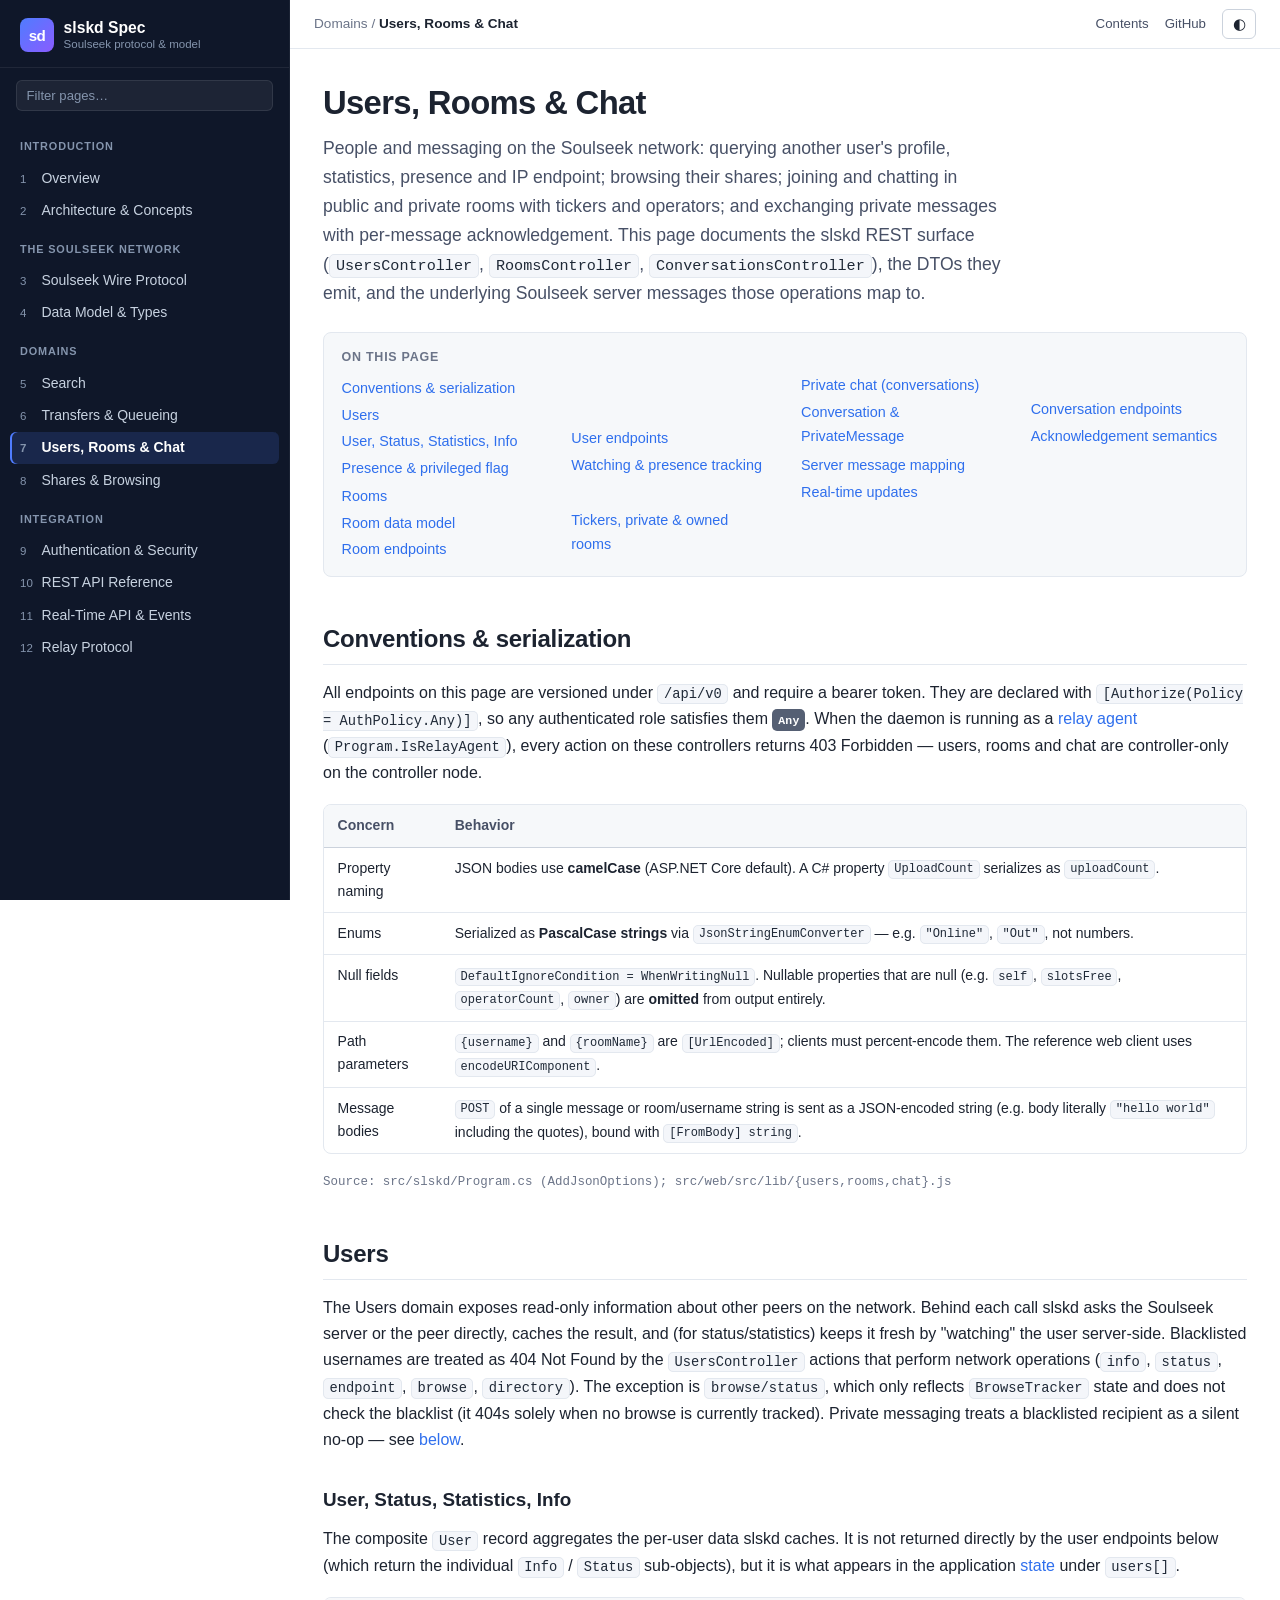
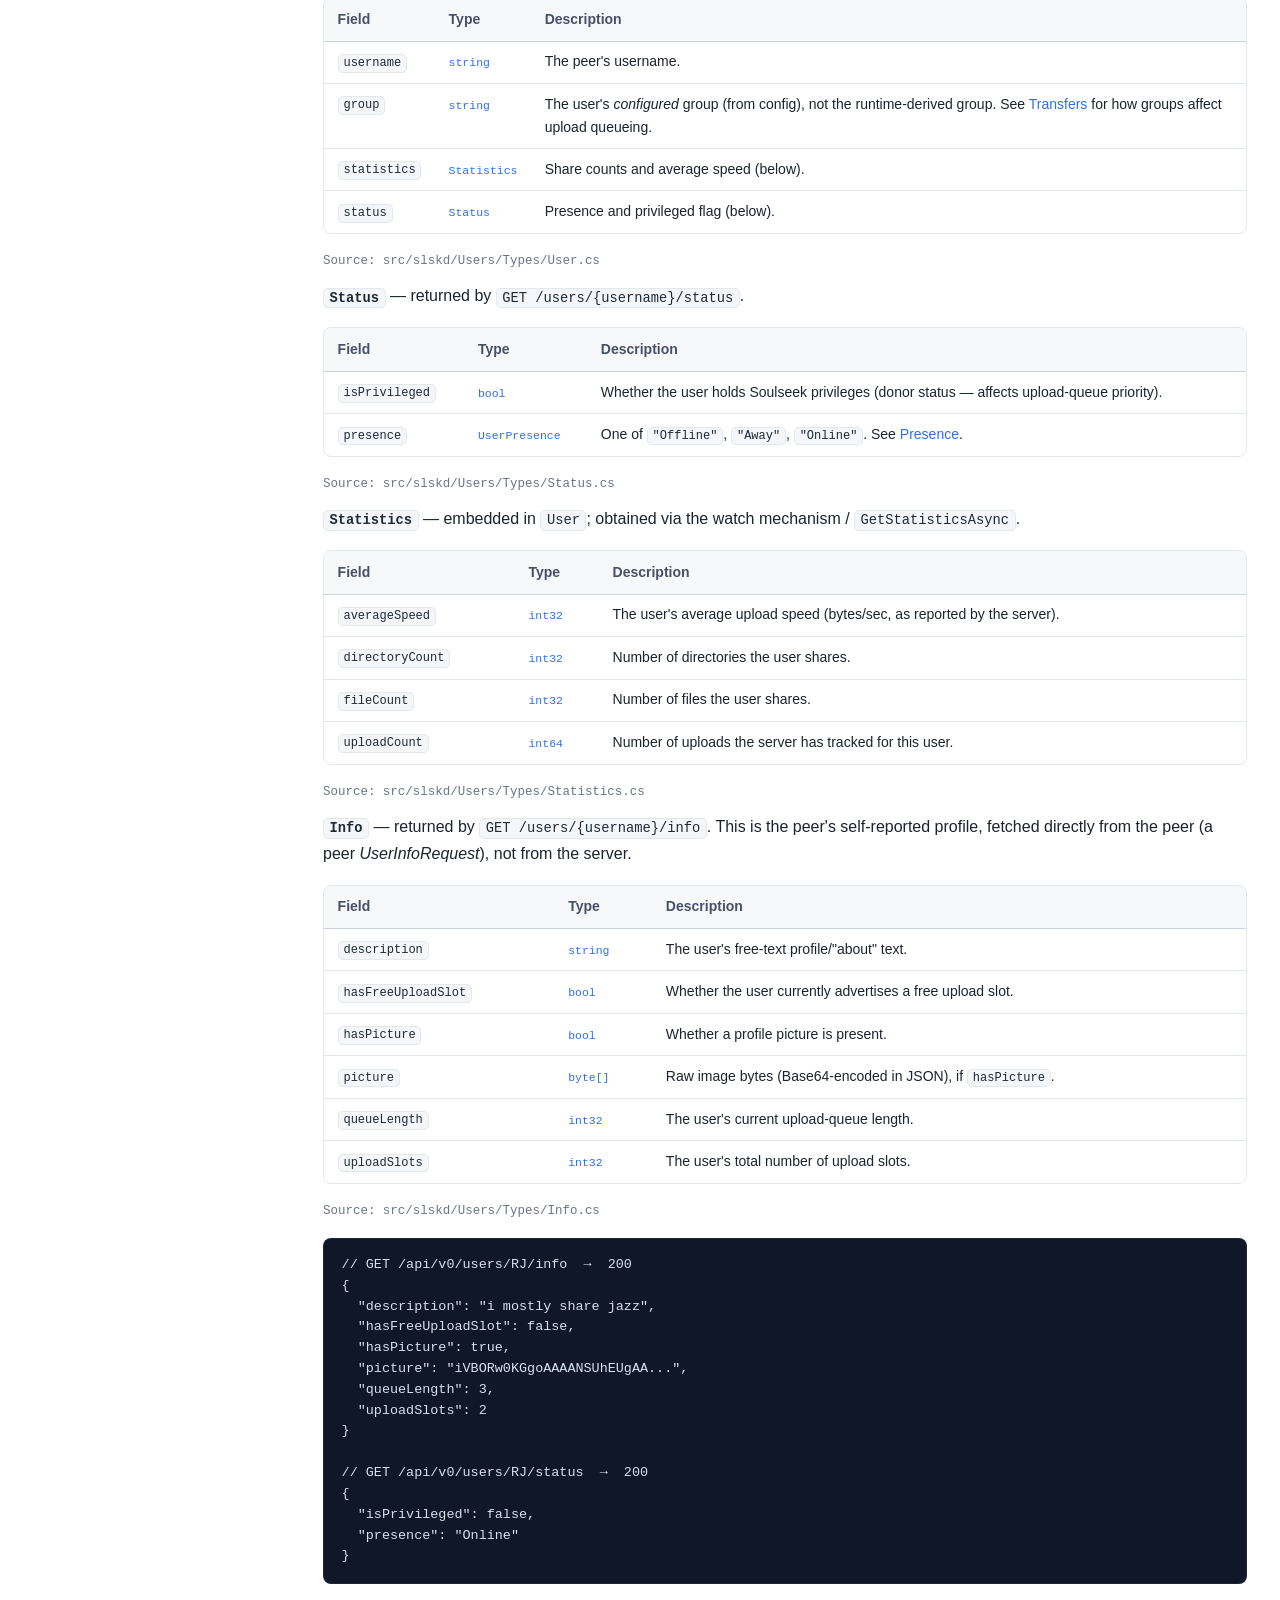
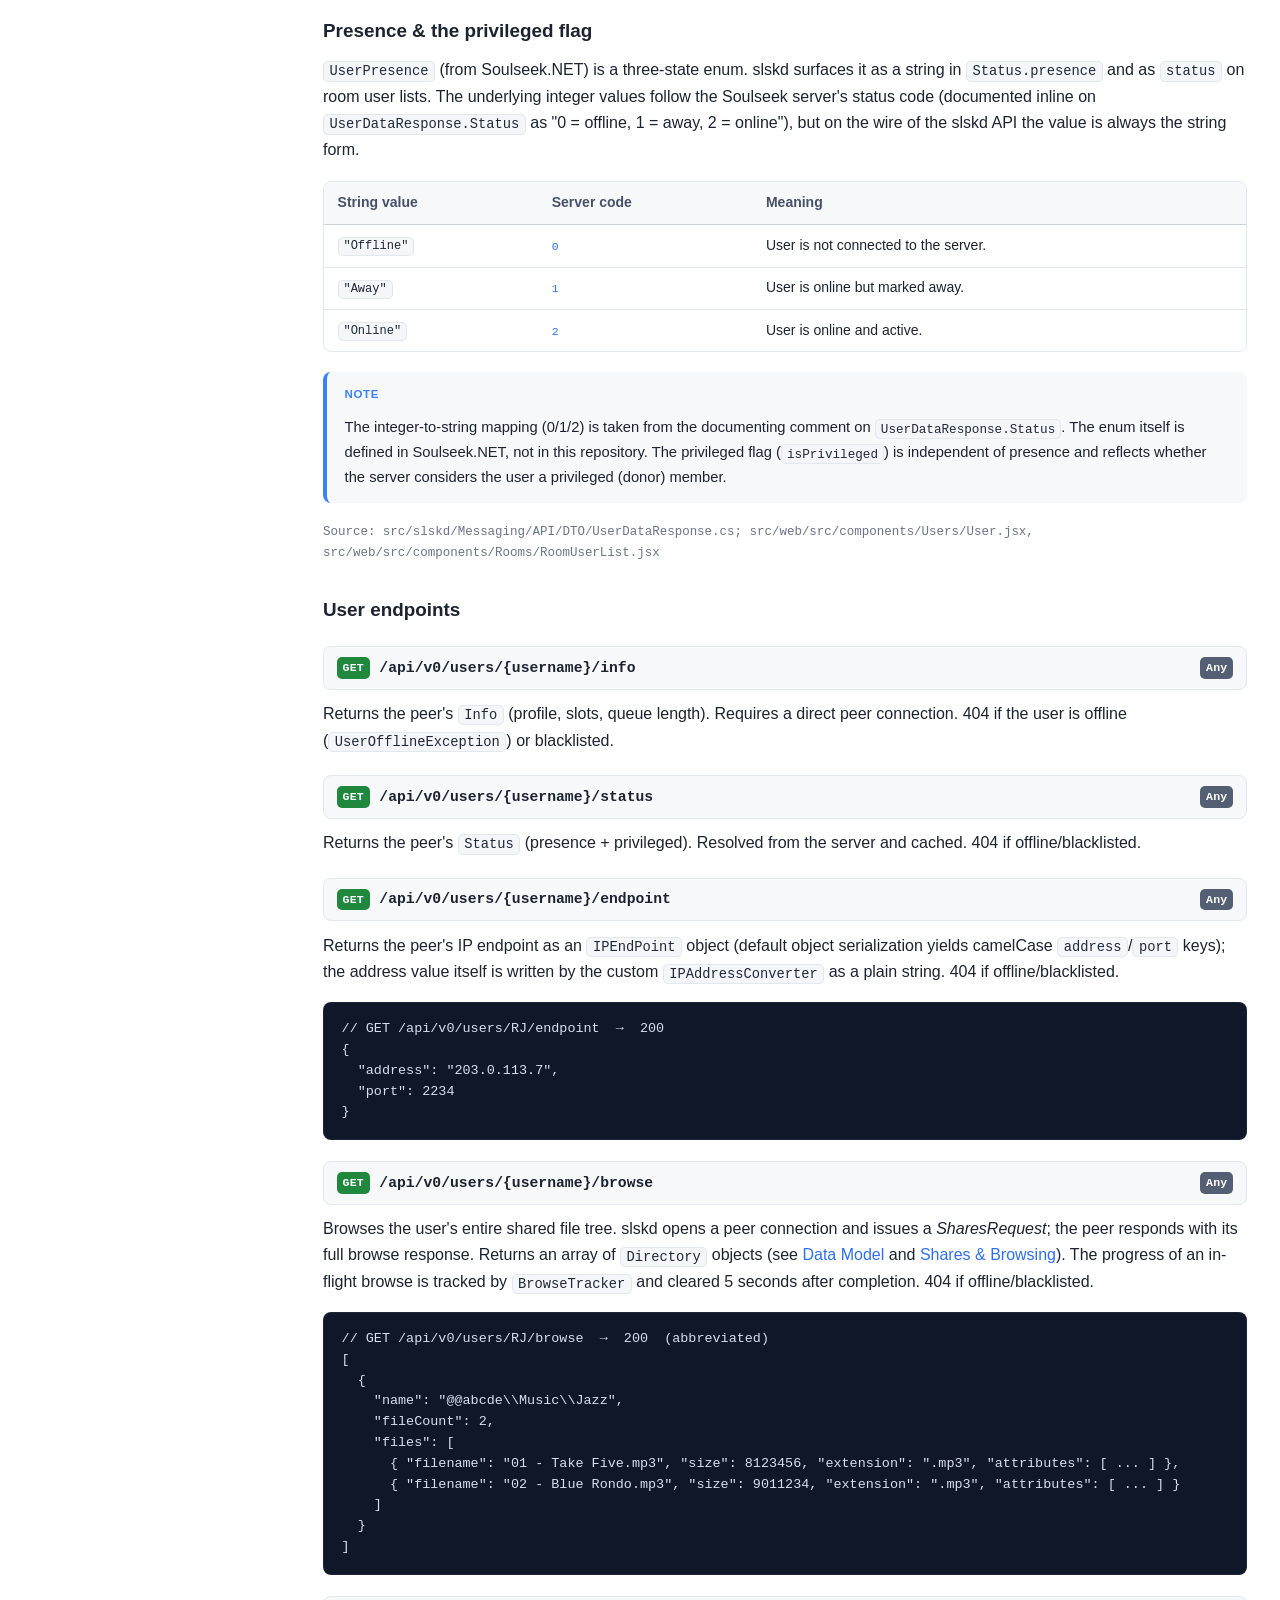
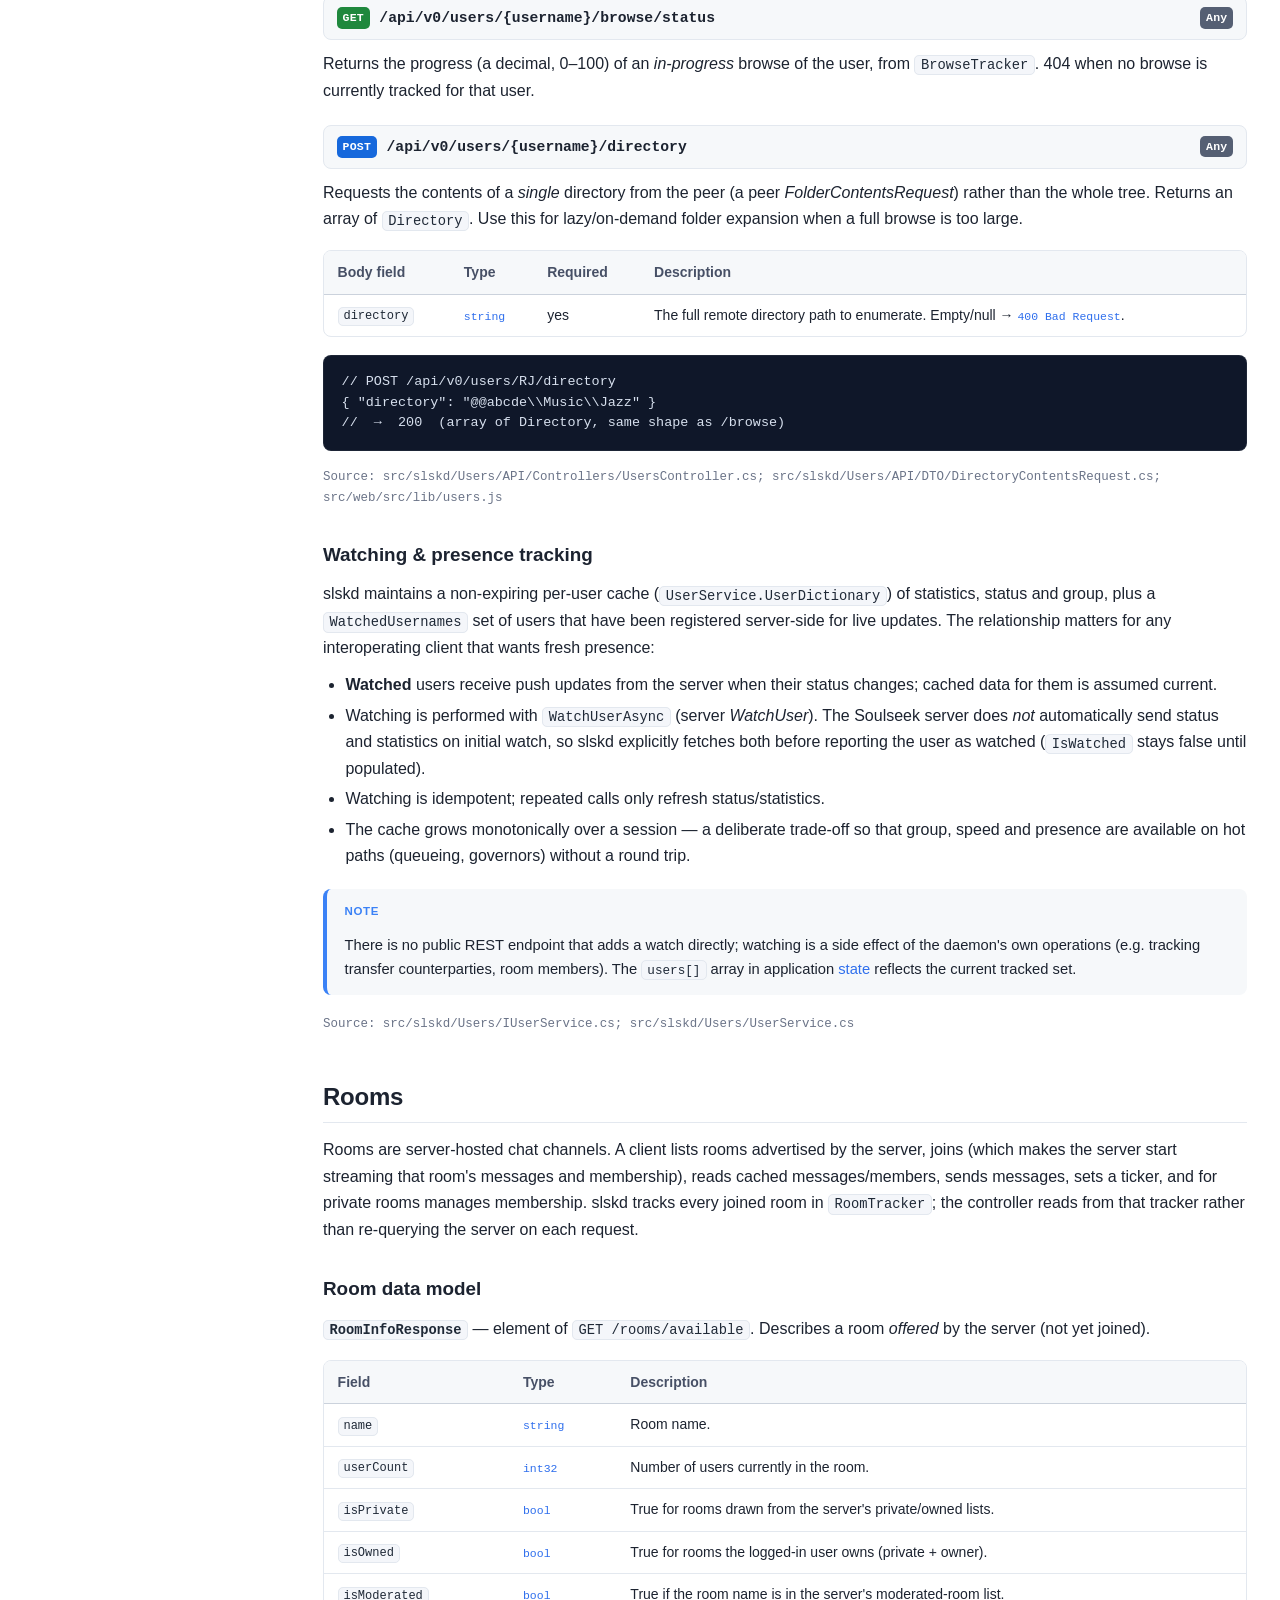
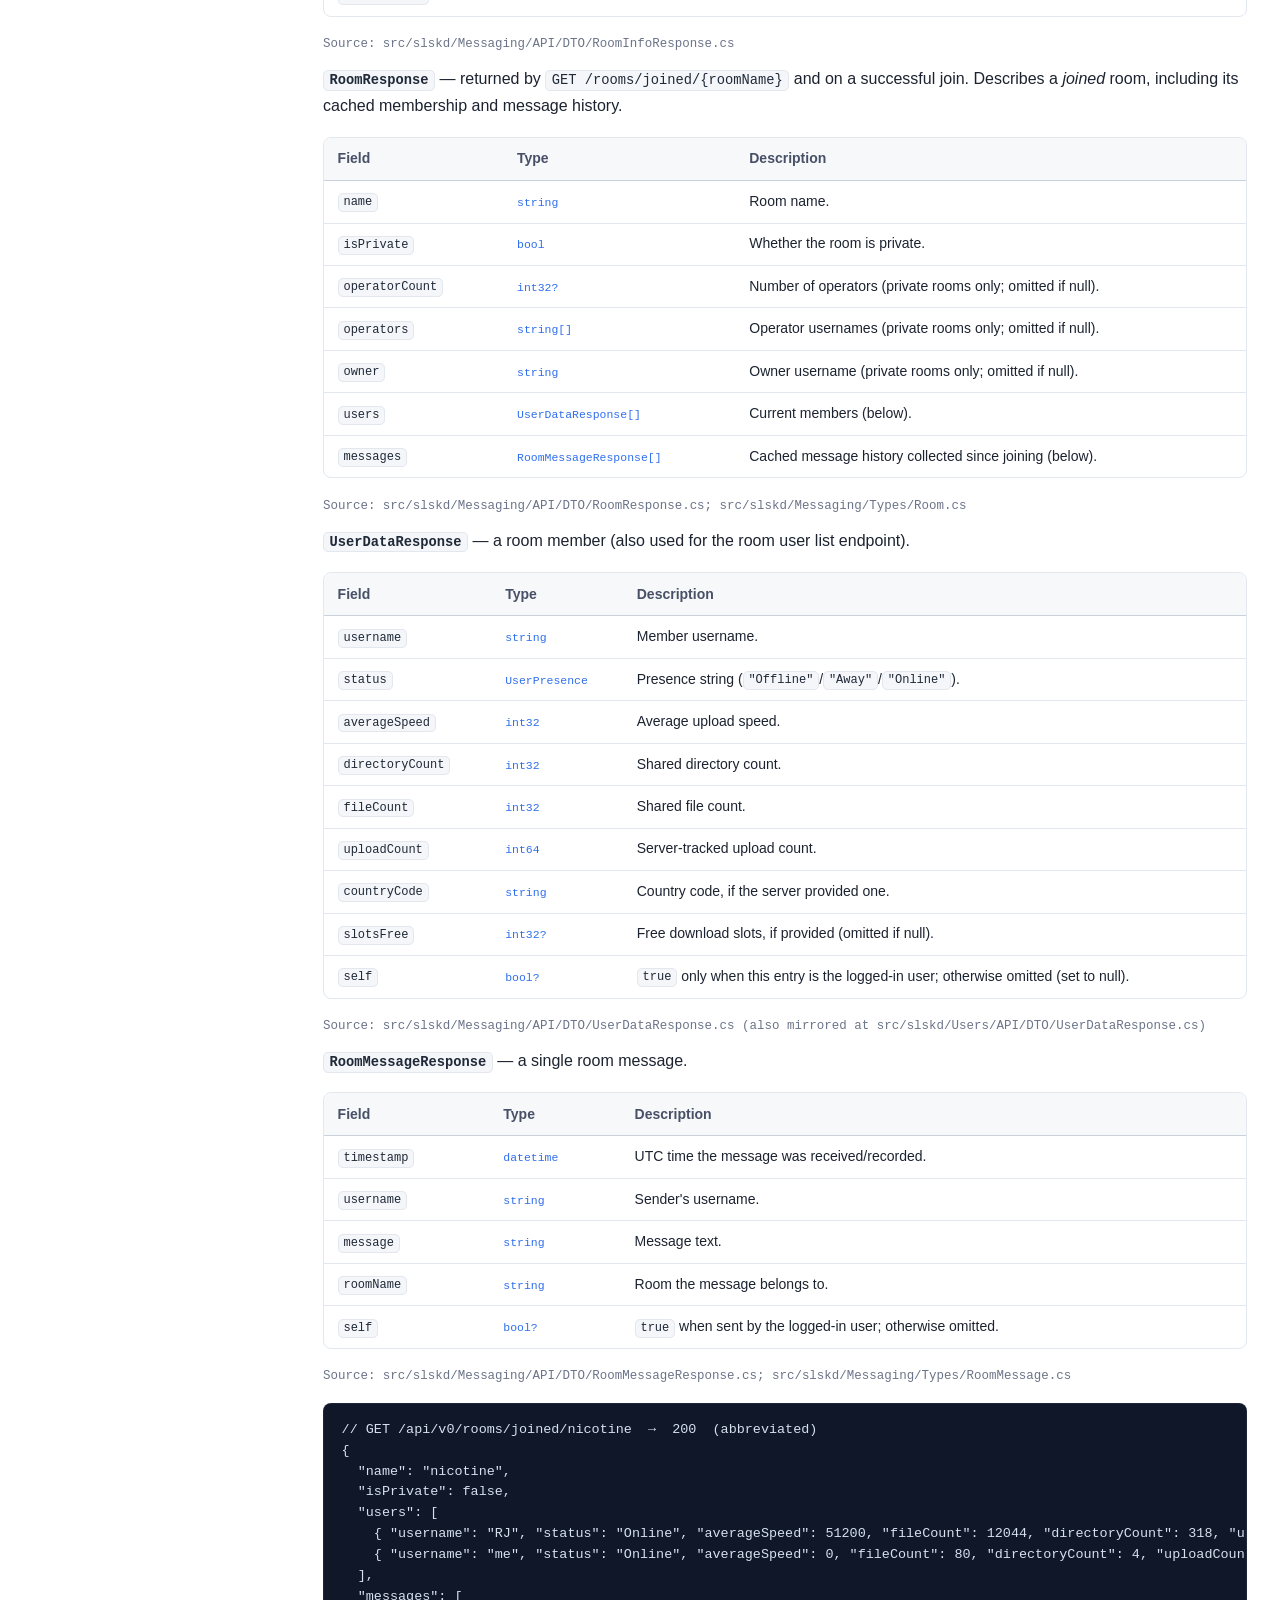
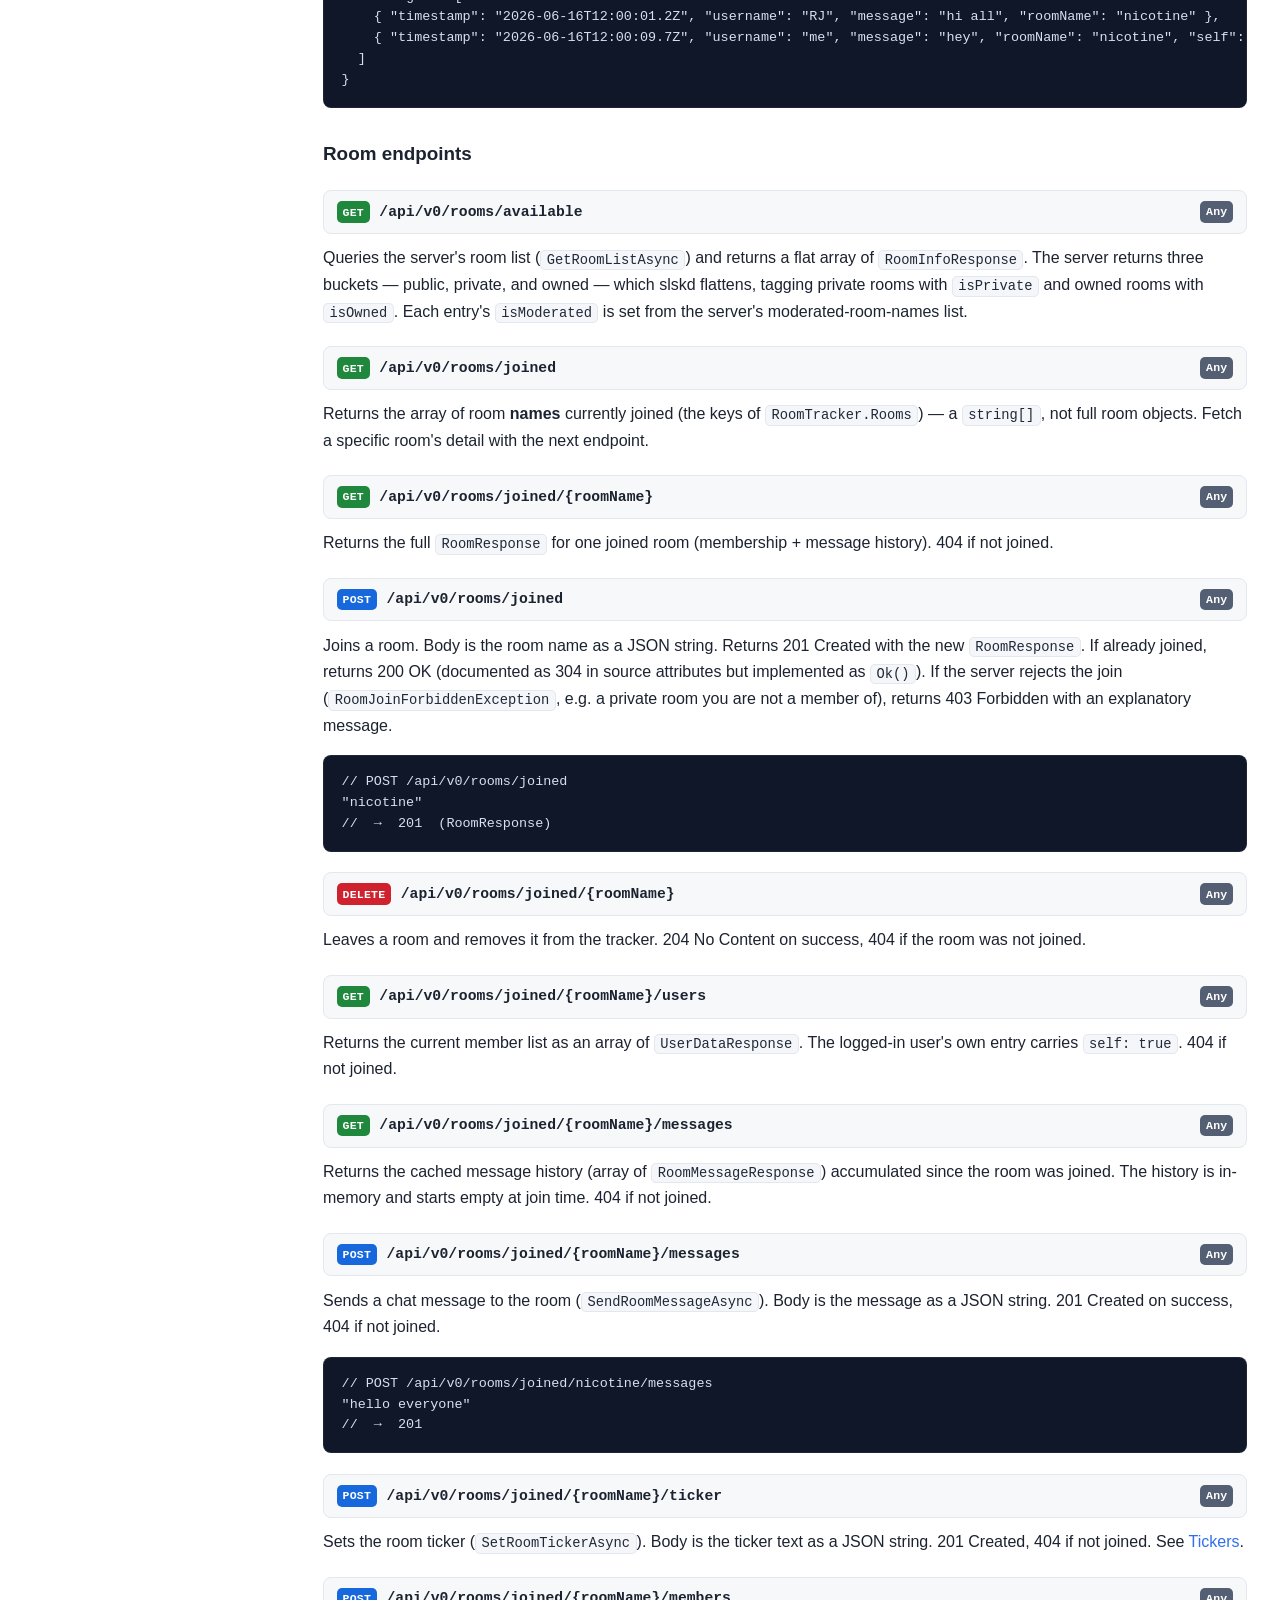
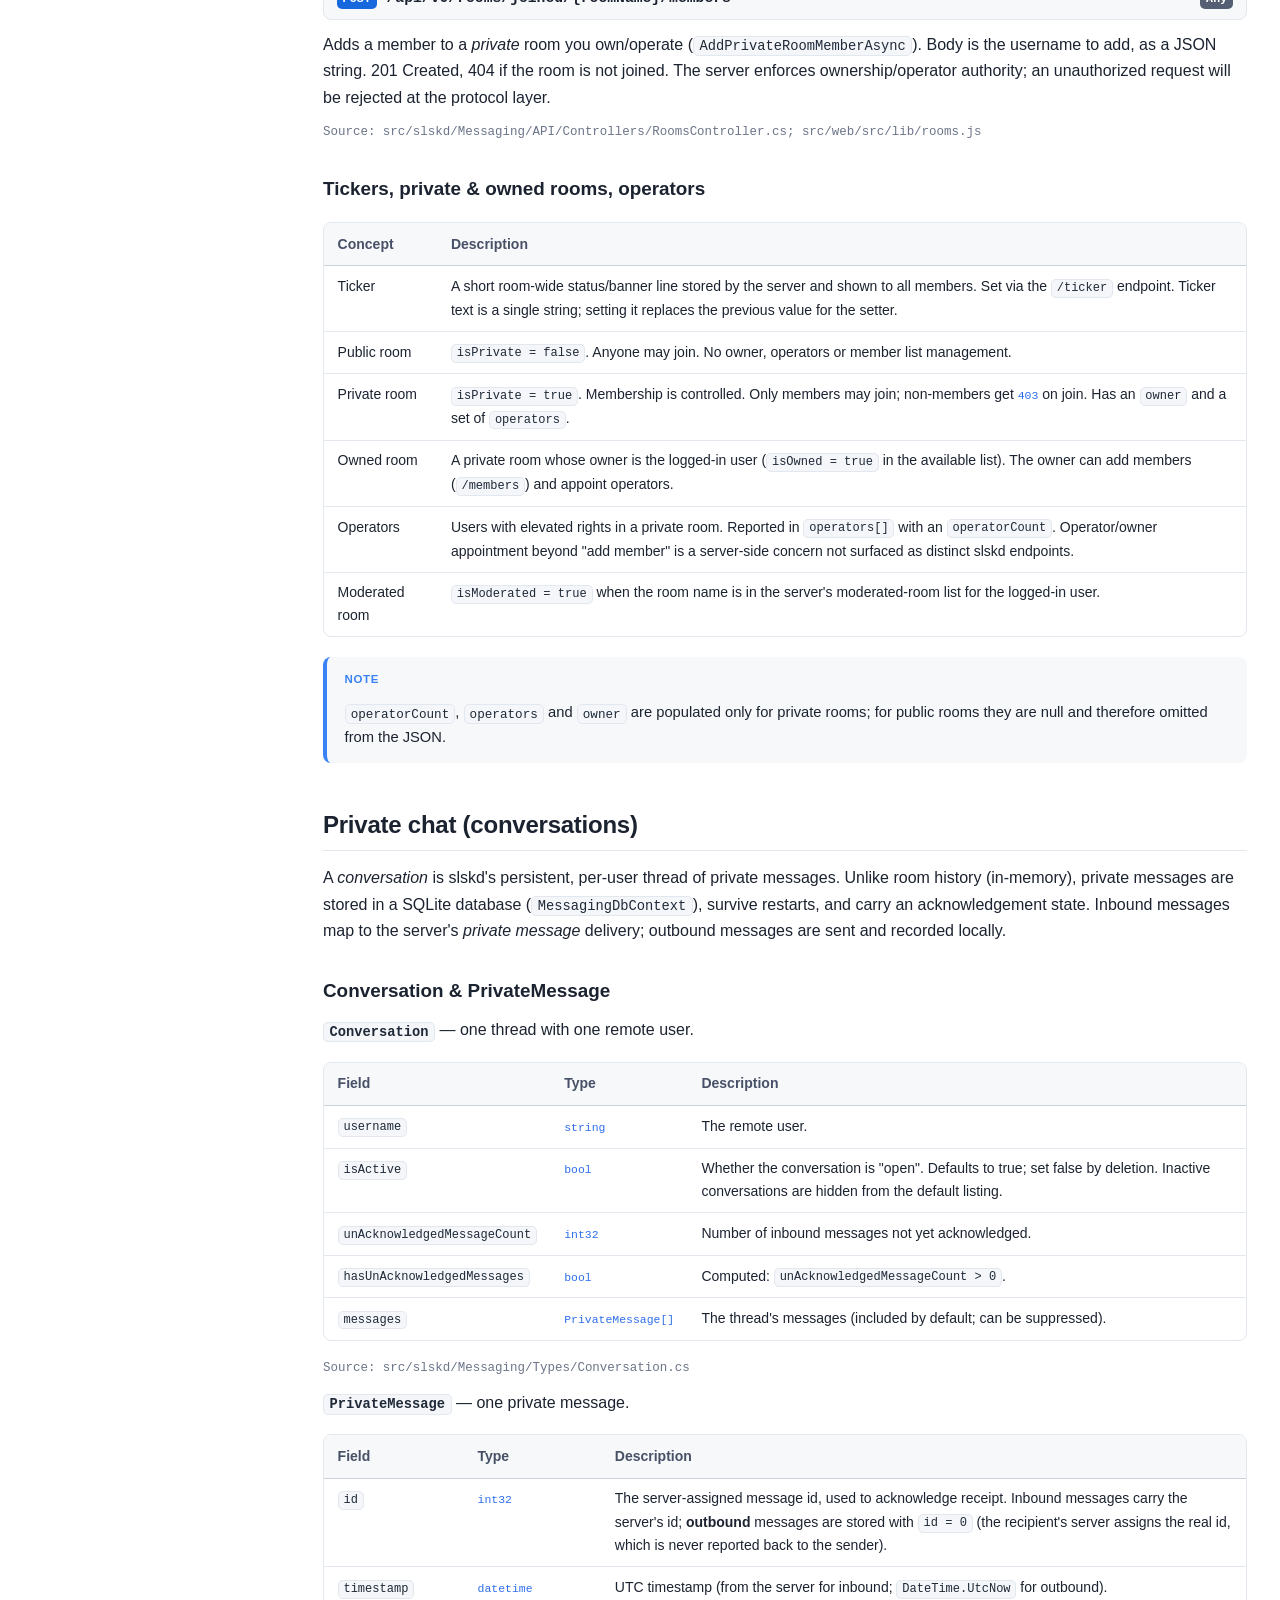
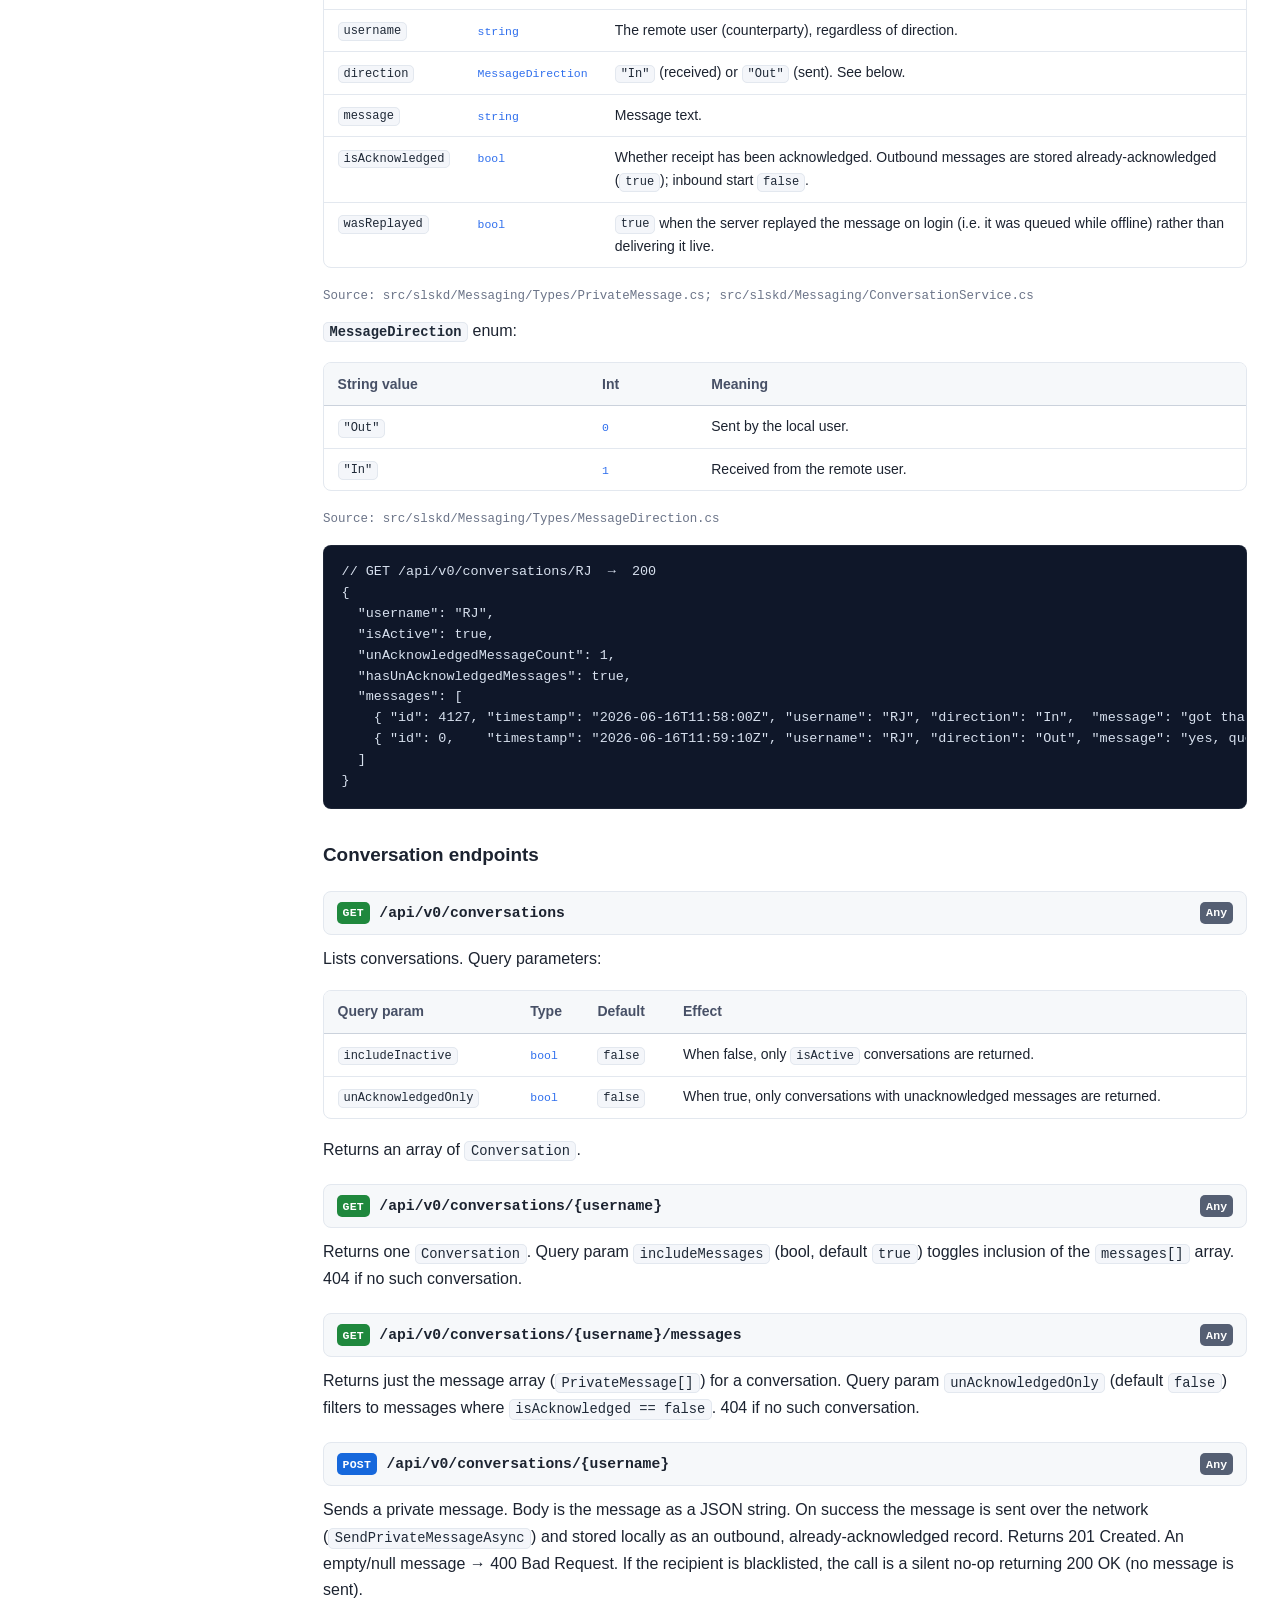
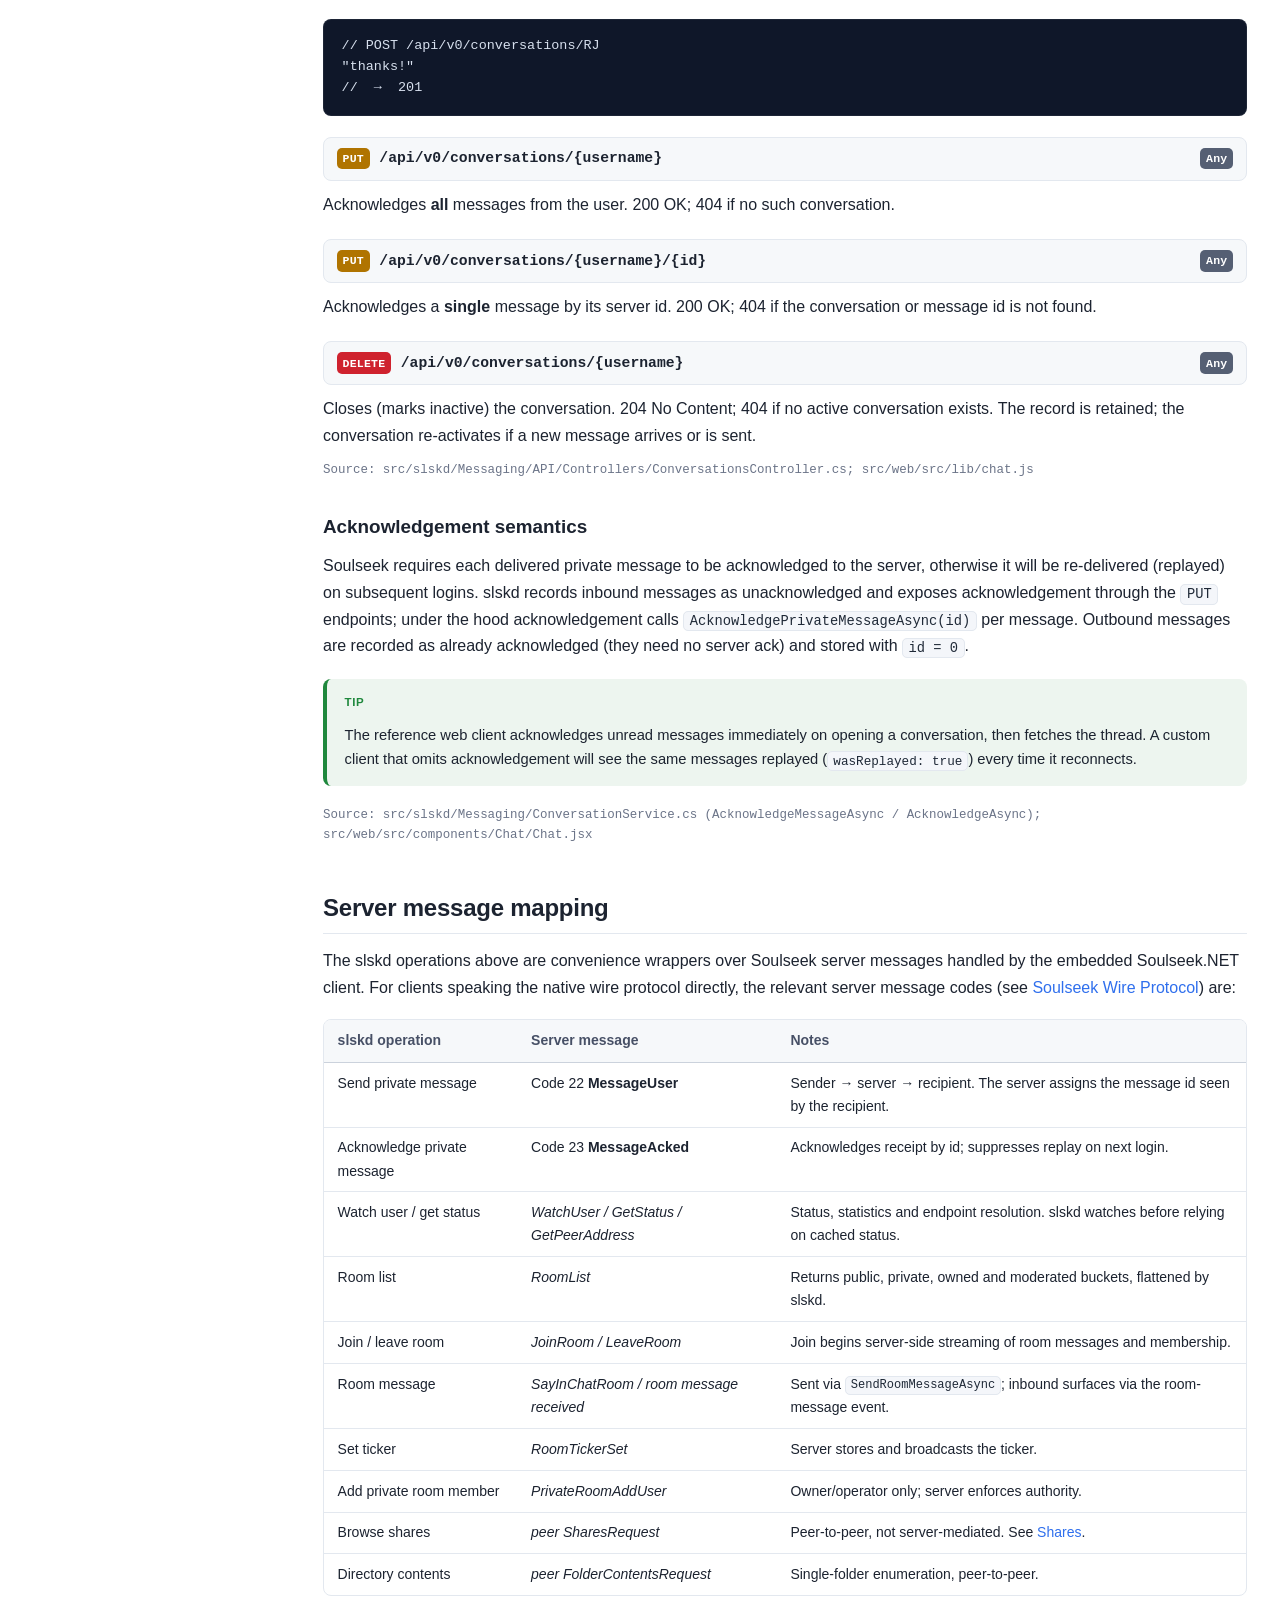
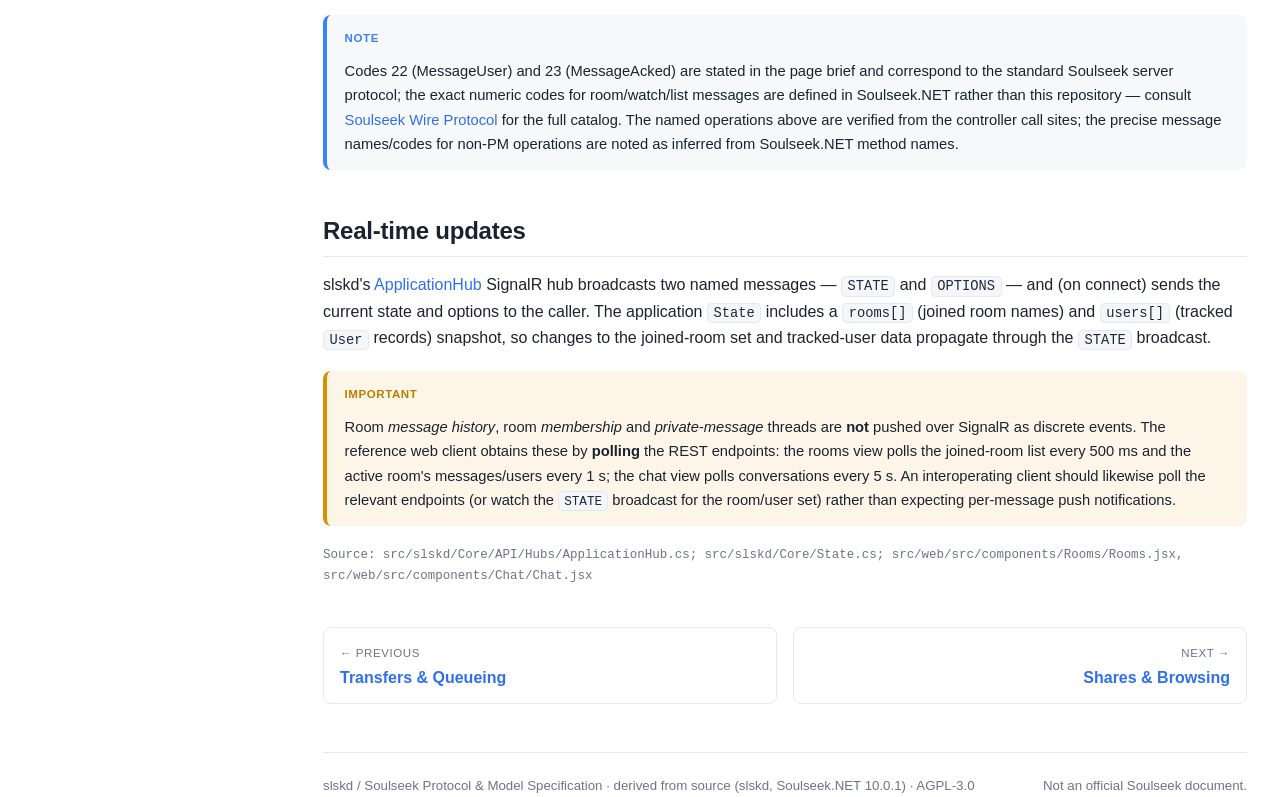
<file: wiki/users-rooms.html>
<!DOCTYPE html>
<html lang="en">
<head>
<meta charset="utf-8">
<meta name="viewport" content="width=device-width, initial-scale=1">
<title>Users, Rooms &amp; Chat · slskd Protocol &amp; Model Specification</title>
<meta name="description" content="slskd / Soulseek network, protocol and data-model specification — Users, Rooms &amp; Chat. A language-agnostic reference for building clients, apps and services that interoperate with the Soulseek platform.">
<link rel="stylesheet" href="style.css">
<script>(function(){try{var t=localStorage.getItem('slskd-spec-theme');if(t){document.documentElement.setAttribute('data-theme',t);}else if(window.matchMedia&&matchMedia('(prefers-color-scheme: dark)').matches){document.documentElement.setAttribute('data-theme','dark');}}catch(e){}})();</script>
</head>
<body>
<div class="scrim"></div>
<div class="layout">
<aside class="sidebar">
  <div class="brand">
    <div class="logo">sd</div>
    <div class="brand-text">
      <span class="brand-title">slskd Spec</span>
      <span class="brand-sub">Soulseek protocol &amp; model</span>
    </div>
  </div>
  <div class="nav-filter-wrap"><input class="nav-filter" type="text" placeholder="Filter pages…" aria-label="Filter pages"></div>
  <nav>
  <div class="nav-group-label">Introduction</div>
  <ul>
    <li><a href="index.html"><span class="nav-num">1</span><span>Overview</span></a></li>
    <li><a href="architecture.html"><span class="nav-num">2</span><span>Architecture &amp; Concepts</span></a></li>
  </ul>
  <div class="nav-group-label">The Soulseek Network</div>
  <ul>
    <li><a href="soulseek-protocol.html"><span class="nav-num">3</span><span>Soulseek Wire Protocol</span></a></li>
    <li><a href="data-model.html"><span class="nav-num">4</span><span>Data Model &amp; Types</span></a></li>
  </ul>
  <div class="nav-group-label">Domains</div>
  <ul>
    <li><a href="search.html"><span class="nav-num">5</span><span>Search</span></a></li>
    <li><a href="transfers.html"><span class="nav-num">6</span><span>Transfers &amp; Queueing</span></a></li>
    <li class="active"><a href="users-rooms.html" aria-current="page"><span class="nav-num">7</span><span>Users, Rooms &amp; Chat</span></a></li>
    <li><a href="shares.html"><span class="nav-num">8</span><span>Shares &amp; Browsing</span></a></li>
  </ul>
  <div class="nav-group-label">Integration</div>
  <ul>
    <li><a href="authentication.html"><span class="nav-num">9</span><span>Authentication &amp; Security</span></a></li>
    <li><a href="rest-api.html"><span class="nav-num">10</span><span>REST API Reference</span></a></li>
    <li><a href="realtime-api.html"><span class="nav-num">11</span><span>Real-Time API &amp; Events</span></a></li>
    <li><a href="relay.html"><span class="nav-num">12</span><span>Relay Protocol</span></a></li>
  </ul>
</nav>
</aside>
<div class="main-col">
  <header class="topbar">
    <button class="menu-btn" aria-label="Toggle navigation">&#9776;</button>
    <span class="crumb">Domains / <b>Users, Rooms &amp; Chat</b></span>
    <span class="spacer"></span>
    <a class="tb-link" href="index.html#sitemap">Contents</a>
    <a class="tb-link" href="https://github.com/slskd/slskd" target="_blank" rel="noopener">GitHub</a>
    <button class="theme-toggle" aria-label="Toggle dark mode" title="Toggle theme">◐</button>
  </header>
  <main class="content">

<h1>Users, Rooms &amp; Chat</h1>
<p class="page-lede">People and messaging on the Soulseek network: querying another user's profile, statistics, presence and IP endpoint; browsing their shares; joining and chatting in public and private rooms with tickers and operators; and exchanging private messages with per-message acknowledgement. This page documents the slskd REST surface (<code>UsersController</code>, <code>RoomsController</code>, <code>ConversationsController</code>), the DTOs they emit, and the underlying Soulseek server messages those operations map to.</p>

<nav class="toc">
  <div class="toc-title">On this page</div>
  <ul>
    <li><a href="#conventions">Conventions &amp; serialization</a></li>
    <li><a href="#users">Users</a>
      <ul>
        <li><a href="#user-models">User, Status, Statistics, Info</a></li>
        <li><a href="#user-presence">Presence &amp; privileged flag</a></li>
        <li><a href="#user-endpoints">User endpoints</a></li>
        <li><a href="#watching">Watching &amp; presence tracking</a></li>
      </ul>
    </li>
    <li><a href="#rooms">Rooms</a>
      <ul>
        <li><a href="#room-models">Room data model</a></li>
        <li><a href="#room-endpoints">Room endpoints</a></li>
        <li><a href="#tickers-private">Tickers, private &amp; owned rooms</a></li>
      </ul>
    </li>
    <li><a href="#conversations">Private chat (conversations)</a>
      <ul>
        <li><a href="#conversation-models">Conversation &amp; PrivateMessage</a></li>
        <li><a href="#conversation-endpoints">Conversation endpoints</a></li>
        <li><a href="#ack">Acknowledgement semantics</a></li>
      </ul>
    </li>
    <li><a href="#wire">Server message mapping</a></li>
    <li><a href="#realtime">Real-time updates</a></li>
  </ul>
</nav>

<h2 id="conventions">Conventions &amp; serialization</h2>
<p>All endpoints on this page are versioned under <code>/api/v0</code> and require a bearer token. They are declared with <code>[Authorize(Policy = AuthPolicy.Any)]</code>, so any authenticated role satisfies them <span class="badge role any">Any</span>. When the daemon is running as a <a href="relay.html">relay agent</a> (<code>Program.IsRelayAgent</code>), every action on these controllers returns <span class="type">403 Forbidden</span> — users, rooms and chat are controller-only on the controller node.</p>

<div class="table-wrap"><table>
<thead><tr><th>Concern</th><th>Behavior</th></tr></thead>
<tbody>
<tr><td>Property naming</td><td>JSON bodies use <strong>camelCase</strong> (ASP.NET Core default). A C# property <code>UploadCount</code> serializes as <code>uploadCount</code>.</td></tr>
<tr><td>Enums</td><td>Serialized as <strong>PascalCase strings</strong> via <code>JsonStringEnumConverter</code> — e.g. <code>"Online"</code>, <code>"Out"</code>, not numbers.</td></tr>
<tr><td>Null fields</td><td><code>DefaultIgnoreCondition = WhenWritingNull</code>. Nullable properties that are null (e.g. <code>self</code>, <code>slotsFree</code>, <code>operatorCount</code>, <code>owner</code>) are <strong>omitted</strong> from output entirely.</td></tr>
<tr><td>Path parameters</td><td><code>{username}</code> and <code>{roomName}</code> are <code>[UrlEncoded]</code>; clients must percent-encode them. The reference web client uses <code>encodeURIComponent</code>.</td></tr>
<tr><td>Message bodies</td><td><code>POST</code> of a single message or room/username string is sent as a JSON-encoded string (e.g. body literally <code>"hello world"</code> including the quotes), bound with <code>[FromBody] string</code>.</td></tr>
</tbody>
</table></div>
<p class="src-ref">Source: src/slskd/Program.cs (AddJsonOptions); src/web/src/lib/{users,rooms,chat}.js</p>

<h2 id="users">Users</h2>
<p>The Users domain exposes read-only information about other peers on the network. Behind each call slskd asks the Soulseek server or the peer directly, caches the result, and (for status/statistics) keeps it fresh by "watching" the user server-side. Blacklisted usernames are treated as <span class="type">404 Not Found</span> by the <code>UsersController</code> actions that perform network operations (<code>info</code>, <code>status</code>, <code>endpoint</code>, <code>browse</code>, <code>directory</code>). The exception is <code>browse/status</code>, which only reflects <code>BrowseTracker</code> state and does not check the blacklist (it 404s solely when no browse is currently tracked). Private messaging treats a blacklisted recipient as a silent no-op — see <a href="#conversation-endpoints">below</a>.</p>

<h3 id="user-models">User, Status, Statistics, Info</h3>
<p>The composite <a href="data-model.html#user"><code>User</code></a> record aggregates the per-user data slskd caches. It is not returned directly by the user endpoints below (which return the individual <code>Info</code> / <code>Status</code> sub-objects), but it is what appears in the application <a href="#realtime">state</a> under <code>users[]</code>.</p>

<div class="table-wrap"><table>
<thead><tr><th>Field</th><th>Type</th><th>Description</th></tr></thead>
<tbody>
<tr><td><code>username</code></td><td><span class="type">string</span></td><td>The peer's username.</td></tr>
<tr><td><code>group</code></td><td><span class="type">string</span></td><td>The user's <em>configured</em> group (from config), not the runtime-derived group. See <a href="transfers.html">Transfers</a> for how groups affect upload queueing.</td></tr>
<tr><td><code>statistics</code></td><td><span class="type">Statistics</span></td><td>Share counts and average speed (below).</td></tr>
<tr><td><code>status</code></td><td><span class="type">Status</span></td><td>Presence and privileged flag (below).</td></tr>
</tbody>
</table></div>
<p class="src-ref">Source: src/slskd/Users/Types/User.cs</p>

<p><strong><code>Status</code></strong> — returned by <code>GET /users/{username}/status</code>.</p>
<div class="table-wrap"><table>
<thead><tr><th>Field</th><th>Type</th><th>Description</th></tr></thead>
<tbody>
<tr><td><code>isPrivileged</code></td><td><span class="type">bool</span></td><td>Whether the user holds Soulseek privileges (donor status — affects upload-queue priority).</td></tr>
<tr><td><code>presence</code></td><td><span class="type">UserPresence</span></td><td>One of <code>"Offline"</code>, <code>"Away"</code>, <code>"Online"</code>. See <a href="#user-presence">Presence</a>.</td></tr>
</tbody>
</table></div>
<p class="src-ref">Source: src/slskd/Users/Types/Status.cs</p>

<p><strong><code>Statistics</code></strong> — embedded in <code>User</code>; obtained via the watch mechanism / <code>GetStatisticsAsync</code>.</p>
<div class="table-wrap"><table>
<thead><tr><th>Field</th><th>Type</th><th>Description</th></tr></thead>
<tbody>
<tr><td><code>averageSpeed</code></td><td><span class="type">int32</span></td><td>The user's average upload speed (bytes/sec, as reported by the server).</td></tr>
<tr><td><code>directoryCount</code></td><td><span class="type">int32</span></td><td>Number of directories the user shares.</td></tr>
<tr><td><code>fileCount</code></td><td><span class="type">int32</span></td><td>Number of files the user shares.</td></tr>
<tr><td><code>uploadCount</code></td><td><span class="type">int64</span></td><td>Number of uploads the server has tracked for this user.</td></tr>
</tbody>
</table></div>
<p class="src-ref">Source: src/slskd/Users/Types/Statistics.cs</p>

<p><strong><code>Info</code></strong> — returned by <code>GET /users/{username}/info</code>. This is the peer's self-reported profile, fetched directly from the peer (a peer <em>UserInfoRequest</em>), not from the server.</p>
<div class="table-wrap"><table>
<thead><tr><th>Field</th><th>Type</th><th>Description</th></tr></thead>
<tbody>
<tr><td><code>description</code></td><td><span class="type">string</span></td><td>The user's free-text profile/"about" text.</td></tr>
<tr><td><code>hasFreeUploadSlot</code></td><td><span class="type">bool</span></td><td>Whether the user currently advertises a free upload slot.</td></tr>
<tr><td><code>hasPicture</code></td><td><span class="type">bool</span></td><td>Whether a profile picture is present.</td></tr>
<tr><td><code>picture</code></td><td><span class="type">byte[]</span></td><td>Raw image bytes (Base64-encoded in JSON), if <code>hasPicture</code>.</td></tr>
<tr><td><code>queueLength</code></td><td><span class="type">int32</span></td><td>The user's current upload-queue length.</td></tr>
<tr><td><code>uploadSlots</code></td><td><span class="type">int32</span></td><td>The user's total number of upload slots.</td></tr>
</tbody>
</table></div>
<p class="src-ref">Source: src/slskd/Users/Types/Info.cs</p>

<pre><code>// GET /api/v0/users/RJ/info  →  200
{
  "description": "i mostly share jazz",
  "hasFreeUploadSlot": false,
  "hasPicture": true,
  "picture": "iVBORw0KGgoAAAANSUhEUgAA...",
  "queueLength": 3,
  "uploadSlots": 2
}

// GET /api/v0/users/RJ/status  →  200
{
  "isPrivileged": false,
  "presence": "Online"
}</code></pre>

<h3 id="user-presence">Presence &amp; the privileged flag</h3>
<p><code>UserPresence</code> (from Soulseek.NET) is a three-state enum. slskd surfaces it as a string in <code>Status.presence</code> and as <code>status</code> on room user lists. The underlying integer values follow the Soulseek server's status code (documented inline on <code>UserDataResponse.Status</code> as "0 = offline, 1 = away, 2 = online"), but on the wire of the slskd API the value is always the string form.</p>
<div class="table-wrap"><table>
<thead><tr><th>String value</th><th>Server code</th><th>Meaning</th></tr></thead>
<tbody>
<tr><td><code>"Offline"</code></td><td><span class="type">0</span></td><td>User is not connected to the server.</td></tr>
<tr><td><code>"Away"</code></td><td><span class="type">1</span></td><td>User is online but marked away.</td></tr>
<tr><td><code>"Online"</code></td><td><span class="type">2</span></td><td>User is online and active.</td></tr>
</tbody>
</table></div>
<div class="note callout"><span class="label">Note</span><p>The integer-to-string mapping (0/1/2) is taken from the documenting comment on <code>UserDataResponse.Status</code>. The enum itself is defined in Soulseek.NET, not in this repository. The privileged flag (<code>isPrivileged</code>) is independent of presence and reflects whether the server considers the user a privileged (donor) member.</p></div>
<p class="src-ref">Source: src/slskd/Messaging/API/DTO/UserDataResponse.cs; src/web/src/components/Users/User.jsx, src/web/src/components/Rooms/RoomUserList.jsx</p>

<h3 id="user-endpoints">User endpoints</h3>

<div class="endpoint"><span class="badge get">GET</span><span class="path">/api/v0/users/{username}/info</span><span class="auth"><span class="badge role any">Any</span></span></div>
<p>Returns the peer's <a href="#user-models"><code>Info</code></a> (profile, slots, queue length). Requires a direct peer connection. <span class="type">404</span> if the user is offline (<code>UserOfflineException</code>) or blacklisted.</p>

<div class="endpoint"><span class="badge get">GET</span><span class="path">/api/v0/users/{username}/status</span><span class="auth"><span class="badge role any">Any</span></span></div>
<p>Returns the peer's <a href="#user-models"><code>Status</code></a> (presence + privileged). Resolved from the server and cached. <span class="type">404</span> if offline/blacklisted.</p>

<div class="endpoint"><span class="badge get">GET</span><span class="path">/api/v0/users/{username}/endpoint</span><span class="auth"><span class="badge role any">Any</span></span></div>
<p>Returns the peer's IP endpoint as an <code>IPEndPoint</code> object (default object serialization yields camelCase <code>address</code>/<code>port</code> keys); the address value itself is written by the custom <code>IPAddressConverter</code> as a plain string. <span class="type">404</span> if offline/blacklisted.</p>
<pre><code>// GET /api/v0/users/RJ/endpoint  →  200
{
  "address": "203.0.113.7",
  "port": 2234
}</code></pre>

<div class="endpoint"><span class="badge get">GET</span><span class="path">/api/v0/users/{username}/browse</span><span class="auth"><span class="badge role any">Any</span></span></div>
<p>Browses the user's entire shared file tree. slskd opens a peer connection and issues a <em>SharesRequest</em>; the peer responds with its full browse response. Returns an array of <code>Directory</code> objects (see <a href="data-model.html#directory">Data Model</a> and <a href="shares.html#browse-outgoing">Shares &amp; Browsing</a>). The progress of an in-flight browse is tracked by <code>BrowseTracker</code> and cleared 5 seconds after completion. <span class="type">404</span> if offline/blacklisted.</p>
<pre><code>// GET /api/v0/users/RJ/browse  →  200  (abbreviated)
[
  {
    "name": "@@abcde\\Music\\Jazz",
    "fileCount": 2,
    "files": [
      { "filename": "01 - Take Five.mp3", "size": 8123456, "extension": ".mp3", "attributes": [ ... ] },
      { "filename": "02 - Blue Rondo.mp3", "size": 9011234, "extension": ".mp3", "attributes": [ ... ] }
    ]
  }
]</code></pre>

<div class="endpoint"><span class="badge get">GET</span><span class="path">/api/v0/users/{username}/browse/status</span><span class="auth"><span class="badge role any">Any</span></span></div>
<p>Returns the progress (a <span class="type">decimal</span>, 0–100) of an <em>in-progress</em> browse of the user, from <code>BrowseTracker</code>. <span class="type">404</span> when no browse is currently tracked for that user.</p>

<div class="endpoint"><span class="badge post">POST</span><span class="path">/api/v0/users/{username}/directory</span><span class="auth"><span class="badge role any">Any</span></span></div>
<p>Requests the contents of a <em>single</em> directory from the peer (a peer <em>FolderContentsRequest</em>) rather than the whole tree. Returns an array of <code>Directory</code>. Use this for lazy/on-demand folder expansion when a full browse is too large.</p>
<div class="table-wrap"><table>
<thead><tr><th>Body field</th><th>Type</th><th>Required</th><th>Description</th></tr></thead>
<tbody>
<tr><td><code>directory</code></td><td><span class="type">string</span></td><td>yes</td><td>The full remote directory path to enumerate. Empty/null → <span class="type">400 Bad Request</span>.</td></tr>
</tbody>
</table></div>
<pre><code>// POST /api/v0/users/RJ/directory
{ "directory": "@@abcde\\Music\\Jazz" }
//  →  200  (array of Directory, same shape as /browse)</code></pre>
<p class="src-ref">Source: src/slskd/Users/API/Controllers/UsersController.cs; src/slskd/Users/API/DTO/DirectoryContentsRequest.cs; src/web/src/lib/users.js</p>

<h3 id="watching">Watching &amp; presence tracking</h3>
<p>slskd maintains a non-expiring per-user cache (<code>UserService.UserDictionary</code>) of statistics, status and group, plus a <code>WatchedUsernames</code> set of users that have been registered server-side for live updates. The relationship matters for any interoperating client that wants fresh presence:</p>
<ul>
<li><strong>Watched</strong> users receive push updates from the server when their status changes; cached data for them is assumed current.</li>
<li>Watching is performed with <code>WatchUserAsync</code> (server <em>WatchUser</em>). The Soulseek server does <em>not</em> automatically send status and statistics on initial watch, so slskd explicitly fetches both before reporting the user as watched (<code>IsWatched</code> stays false until populated).</li>
<li>Watching is idempotent; repeated calls only refresh status/statistics.</li>
<li>The cache grows monotonically over a session — a deliberate trade-off so that group, speed and presence are available on hot paths (queueing, governors) without a round trip.</li>
</ul>
<div class="note callout"><span class="label">Note</span><p>There is no public REST endpoint that adds a watch directly; watching is a side effect of the daemon's own operations (e.g. tracking transfer counterparties, room members). The <code>users[]</code> array in application <a href="#realtime">state</a> reflects the current tracked set.</p></div>
<p class="src-ref">Source: src/slskd/Users/IUserService.cs; src/slskd/Users/UserService.cs</p>

<h2 id="rooms">Rooms</h2>
<p>Rooms are server-hosted chat channels. A client lists rooms advertised by the server, joins (which makes the server start streaming that room's messages and membership), reads cached messages/members, sends messages, sets a ticker, and for private rooms manages membership. slskd tracks every joined room in <code>RoomTracker</code>; the controller reads from that tracker rather than re-querying the server on each request.</p>

<h3 id="room-models">Room data model</h3>
<p><strong><code>RoomInfoResponse</code></strong> — element of <code>GET /rooms/available</code>. Describes a room <em>offered</em> by the server (not yet joined).</p>
<div class="table-wrap"><table>
<thead><tr><th>Field</th><th>Type</th><th>Description</th></tr></thead>
<tbody>
<tr><td><code>name</code></td><td><span class="type">string</span></td><td>Room name.</td></tr>
<tr><td><code>userCount</code></td><td><span class="type">int32</span></td><td>Number of users currently in the room.</td></tr>
<tr><td><code>isPrivate</code></td><td><span class="type">bool</span></td><td>True for rooms drawn from the server's private/owned lists.</td></tr>
<tr><td><code>isOwned</code></td><td><span class="type">bool</span></td><td>True for rooms the logged-in user owns (private + owner).</td></tr>
<tr><td><code>isModerated</code></td><td><span class="type">bool</span></td><td>True if the room name is in the server's moderated-room list.</td></tr>
</tbody>
</table></div>
<p class="src-ref">Source: src/slskd/Messaging/API/DTO/RoomInfoResponse.cs</p>

<p><strong><code>RoomResponse</code></strong> — returned by <code>GET /rooms/joined/{roomName}</code> and on a successful join. Describes a <em>joined</em> room, including its cached membership and message history.</p>
<div class="table-wrap"><table>
<thead><tr><th>Field</th><th>Type</th><th>Description</th></tr></thead>
<tbody>
<tr><td><code>name</code></td><td><span class="type">string</span></td><td>Room name.</td></tr>
<tr><td><code>isPrivate</code></td><td><span class="type">bool</span></td><td>Whether the room is private.</td></tr>
<tr><td><code>operatorCount</code></td><td><span class="type">int32?</span></td><td>Number of operators (private rooms only; omitted if null).</td></tr>
<tr><td><code>operators</code></td><td><span class="type">string[]</span></td><td>Operator usernames (private rooms only; omitted if null).</td></tr>
<tr><td><code>owner</code></td><td><span class="type">string</span></td><td>Owner username (private rooms only; omitted if null).</td></tr>
<tr><td><code>users</code></td><td><span class="type">UserDataResponse[]</span></td><td>Current members (below).</td></tr>
<tr><td><code>messages</code></td><td><span class="type">RoomMessageResponse[]</span></td><td>Cached message history collected since joining (below).</td></tr>
</tbody>
</table></div>
<p class="src-ref">Source: src/slskd/Messaging/API/DTO/RoomResponse.cs; src/slskd/Messaging/Types/Room.cs</p>

<p><strong><code>UserDataResponse</code></strong> — a room member (also used for the room user list endpoint).</p>
<div class="table-wrap"><table>
<thead><tr><th>Field</th><th>Type</th><th>Description</th></tr></thead>
<tbody>
<tr><td><code>username</code></td><td><span class="type">string</span></td><td>Member username.</td></tr>
<tr><td><code>status</code></td><td><span class="type">UserPresence</span></td><td>Presence string (<code>"Offline"</code>/<code>"Away"</code>/<code>"Online"</code>).</td></tr>
<tr><td><code>averageSpeed</code></td><td><span class="type">int32</span></td><td>Average upload speed.</td></tr>
<tr><td><code>directoryCount</code></td><td><span class="type">int32</span></td><td>Shared directory count.</td></tr>
<tr><td><code>fileCount</code></td><td><span class="type">int32</span></td><td>Shared file count.</td></tr>
<tr><td><code>uploadCount</code></td><td><span class="type">int64</span></td><td>Server-tracked upload count.</td></tr>
<tr><td><code>countryCode</code></td><td><span class="type">string</span></td><td>Country code, if the server provided one.</td></tr>
<tr><td><code>slotsFree</code></td><td><span class="type">int32?</span></td><td>Free download slots, if provided (omitted if null).</td></tr>
<tr><td><code>self</code></td><td><span class="type">bool?</span></td><td><code>true</code> only when this entry is the logged-in user; otherwise omitted (set to null).</td></tr>
</tbody>
</table></div>
<p class="src-ref">Source: src/slskd/Messaging/API/DTO/UserDataResponse.cs (also mirrored at src/slskd/Users/API/DTO/UserDataResponse.cs)</p>

<p><strong><code>RoomMessageResponse</code></strong> — a single room message.</p>
<div class="table-wrap"><table>
<thead><tr><th>Field</th><th>Type</th><th>Description</th></tr></thead>
<tbody>
<tr><td><code>timestamp</code></td><td><span class="type">datetime</span></td><td>UTC time the message was received/recorded.</td></tr>
<tr><td><code>username</code></td><td><span class="type">string</span></td><td>Sender's username.</td></tr>
<tr><td><code>message</code></td><td><span class="type">string</span></td><td>Message text.</td></tr>
<tr><td><code>roomName</code></td><td><span class="type">string</span></td><td>Room the message belongs to.</td></tr>
<tr><td><code>self</code></td><td><span class="type">bool?</span></td><td><code>true</code> when sent by the logged-in user; otherwise omitted.</td></tr>
</tbody>
</table></div>
<p class="src-ref">Source: src/slskd/Messaging/API/DTO/RoomMessageResponse.cs; src/slskd/Messaging/Types/RoomMessage.cs</p>

<pre><code>// GET /api/v0/rooms/joined/nicotine  →  200  (abbreviated)
{
  "name": "nicotine",
  "isPrivate": false,
  "users": [
    { "username": "RJ", "status": "Online", "averageSpeed": 51200, "fileCount": 12044, "directoryCount": 318, "uploadCount": 99213 },
    { "username": "me", "status": "Online", "averageSpeed": 0, "fileCount": 80, "directoryCount": 4, "uploadCount": 0, "self": true }
  ],
  "messages": [
    { "timestamp": "2026-06-16T12:00:01.2Z", "username": "RJ", "message": "hi all", "roomName": "nicotine" },
    { "timestamp": "2026-06-16T12:00:09.7Z", "username": "me", "message": "hey", "roomName": "nicotine", "self": true }
  ]
}</code></pre>

<h3 id="room-endpoints">Room endpoints</h3>

<div class="endpoint"><span class="badge get">GET</span><span class="path">/api/v0/rooms/available</span><span class="auth"><span class="badge role any">Any</span></span></div>
<p>Queries the server's room list (<code>GetRoomListAsync</code>) and returns a flat array of <code>RoomInfoResponse</code>. The server returns three buckets — public, private, and owned — which slskd flattens, tagging private rooms with <code>isPrivate</code> and owned rooms with <code>isOwned</code>. Each entry's <code>isModerated</code> is set from the server's moderated-room-names list.</p>

<div class="endpoint"><span class="badge get">GET</span><span class="path">/api/v0/rooms/joined</span><span class="auth"><span class="badge role any">Any</span></span></div>
<p>Returns the array of room <strong>names</strong> currently joined (the keys of <code>RoomTracker.Rooms</code>) — a <code>string[]</code>, not full room objects. Fetch a specific room's detail with the next endpoint.</p>

<div class="endpoint"><span class="badge get">GET</span><span class="path">/api/v0/rooms/joined/{roomName}</span><span class="auth"><span class="badge role any">Any</span></span></div>
<p>Returns the full <code>RoomResponse</code> for one joined room (membership + message history). <span class="type">404</span> if not joined.</p>

<div class="endpoint"><span class="badge post">POST</span><span class="path">/api/v0/rooms/joined</span><span class="auth"><span class="badge role any">Any</span></span></div>
<p>Joins a room. Body is the room name as a JSON string. Returns <span class="type">201 Created</span> with the new <code>RoomResponse</code>. If already joined, returns <span class="type">200 OK</span> (documented as 304 in source attributes but implemented as <code>Ok()</code>). If the server rejects the join (<code>RoomJoinForbiddenException</code>, e.g. a private room you are not a member of), returns <span class="type">403 Forbidden</span> with an explanatory message.</p>
<pre><code>// POST /api/v0/rooms/joined
"nicotine"
//  →  201  (RoomResponse)</code></pre>

<div class="endpoint"><span class="badge delete">DELETE</span><span class="path">/api/v0/rooms/joined/{roomName}</span><span class="auth"><span class="badge role any">Any</span></span></div>
<p>Leaves a room and removes it from the tracker. <span class="type">204 No Content</span> on success, <span class="type">404</span> if the room was not joined.</p>

<div class="endpoint"><span class="badge get">GET</span><span class="path">/api/v0/rooms/joined/{roomName}/users</span><span class="auth"><span class="badge role any">Any</span></span></div>
<p>Returns the current member list as an array of <code>UserDataResponse</code>. The logged-in user's own entry carries <code>self: true</code>. <span class="type">404</span> if not joined.</p>

<div class="endpoint"><span class="badge get">GET</span><span class="path">/api/v0/rooms/joined/{roomName}/messages</span><span class="auth"><span class="badge role any">Any</span></span></div>
<p>Returns the cached message history (array of <code>RoomMessageResponse</code>) accumulated since the room was joined. The history is in-memory and starts empty at join time. <span class="type">404</span> if not joined.</p>

<div class="endpoint"><span class="badge post">POST</span><span class="path">/api/v0/rooms/joined/{roomName}/messages</span><span class="auth"><span class="badge role any">Any</span></span></div>
<p>Sends a chat message to the room (<code>SendRoomMessageAsync</code>). Body is the message as a JSON string. <span class="type">201 Created</span> on success, <span class="type">404</span> if not joined.</p>
<pre><code>// POST /api/v0/rooms/joined/nicotine/messages
"hello everyone"
//  →  201</code></pre>

<div class="endpoint"><span class="badge post">POST</span><span class="path">/api/v0/rooms/joined/{roomName}/ticker</span><span class="auth"><span class="badge role any">Any</span></span></div>
<p>Sets the room ticker (<code>SetRoomTickerAsync</code>). Body is the ticker text as a JSON string. <span class="type">201 Created</span>, <span class="type">404</span> if not joined. See <a href="#tickers-private">Tickers</a>.</p>

<div class="endpoint"><span class="badge post">POST</span><span class="path">/api/v0/rooms/joined/{roomName}/members</span><span class="auth"><span class="badge role any">Any</span></span></div>
<p>Adds a member to a <em>private</em> room you own/operate (<code>AddPrivateRoomMemberAsync</code>). Body is the username to add, as a JSON string. <span class="type">201 Created</span>, <span class="type">404</span> if the room is not joined. The server enforces ownership/operator authority; an unauthorized request will be rejected at the protocol layer.</p>
<p class="src-ref">Source: src/slskd/Messaging/API/Controllers/RoomsController.cs; src/web/src/lib/rooms.js</p>

<h3 id="tickers-private">Tickers, private &amp; owned rooms, operators</h3>
<div class="table-wrap"><table>
<thead><tr><th>Concept</th><th>Description</th></tr></thead>
<tbody>
<tr><td>Ticker</td><td>A short room-wide status/banner line stored by the server and shown to all members. Set via the <code>/ticker</code> endpoint. Ticker text is a single string; setting it replaces the previous value for the setter.</td></tr>
<tr><td>Public room</td><td><code>isPrivate = false</code>. Anyone may join. No owner, operators or member list management.</td></tr>
<tr><td>Private room</td><td><code>isPrivate = true</code>. Membership is controlled. Only members may join; non-members get <span class="type">403</span> on join. Has an <code>owner</code> and a set of <code>operators</code>.</td></tr>
<tr><td>Owned room</td><td>A private room whose owner is the logged-in user (<code>isOwned = true</code> in the available list). The owner can add members (<code>/members</code>) and appoint operators.</td></tr>
<tr><td>Operators</td><td>Users with elevated rights in a private room. Reported in <code>operators[]</code> with an <code>operatorCount</code>. Operator/owner appointment beyond "add member" is a server-side concern not surfaced as distinct slskd endpoints.</td></tr>
<tr><td>Moderated room</td><td><code>isModerated = true</code> when the room name is in the server's moderated-room list for the logged-in user.</td></tr>
</tbody>
</table></div>
<div class="note callout"><span class="label">Note</span><p><code>operatorCount</code>, <code>operators</code> and <code>owner</code> are populated only for private rooms; for public rooms they are null and therefore omitted from the JSON.</p></div>

<h2 id="conversations">Private chat (conversations)</h2>
<p>A <em>conversation</em> is slskd's persistent, per-user thread of private messages. Unlike room history (in-memory), private messages are stored in a SQLite database (<code>MessagingDbContext</code>), survive restarts, and carry an acknowledgement state. Inbound messages map to the server's <em>private message</em> delivery; outbound messages are sent and recorded locally.</p>

<h3 id="conversation-models">Conversation &amp; PrivateMessage</h3>
<p><strong><code>Conversation</code></strong> — one thread with one remote user.</p>
<div class="table-wrap"><table>
<thead><tr><th>Field</th><th>Type</th><th>Description</th></tr></thead>
<tbody>
<tr><td><code>username</code></td><td><span class="type">string</span></td><td>The remote user.</td></tr>
<tr><td><code>isActive</code></td><td><span class="type">bool</span></td><td>Whether the conversation is "open". Defaults to true; set false by deletion. Inactive conversations are hidden from the default listing.</td></tr>
<tr><td><code>unAcknowledgedMessageCount</code></td><td><span class="type">int32</span></td><td>Number of inbound messages not yet acknowledged.</td></tr>
<tr><td><code>hasUnAcknowledgedMessages</code></td><td><span class="type">bool</span></td><td>Computed: <code>unAcknowledgedMessageCount &gt; 0</code>.</td></tr>
<tr><td><code>messages</code></td><td><span class="type">PrivateMessage[]</span></td><td>The thread's messages (included by default; can be suppressed).</td></tr>
</tbody>
</table></div>
<p class="src-ref">Source: src/slskd/Messaging/Types/Conversation.cs</p>

<p><strong><code>PrivateMessage</code></strong> — one private message.</p>
<div class="table-wrap"><table>
<thead><tr><th>Field</th><th>Type</th><th>Description</th></tr></thead>
<tbody>
<tr><td><code>id</code></td><td><span class="type">int32</span></td><td>The server-assigned message id, used to acknowledge receipt. Inbound messages carry the server's id; <strong>outbound</strong> messages are stored with <code>id = 0</code> (the recipient's server assigns the real id, which is never reported back to the sender).</td></tr>
<tr><td><code>timestamp</code></td><td><span class="type">datetime</span></td><td>UTC timestamp (from the server for inbound; <code>DateTime.UtcNow</code> for outbound).</td></tr>
<tr><td><code>username</code></td><td><span class="type">string</span></td><td>The remote user (counterparty), regardless of direction.</td></tr>
<tr><td><code>direction</code></td><td><span class="type">MessageDirection</span></td><td><code>"In"</code> (received) or <code>"Out"</code> (sent). See below.</td></tr>
<tr><td><code>message</code></td><td><span class="type">string</span></td><td>Message text.</td></tr>
<tr><td><code>isAcknowledged</code></td><td><span class="type">bool</span></td><td>Whether receipt has been acknowledged. Outbound messages are stored already-acknowledged (<code>true</code>); inbound start <code>false</code>.</td></tr>
<tr><td><code>wasReplayed</code></td><td><span class="type">bool</span></td><td><code>true</code> when the server replayed the message on login (i.e. it was queued while offline) rather than delivering it live.</td></tr>
</tbody>
</table></div>
<p class="src-ref">Source: src/slskd/Messaging/Types/PrivateMessage.cs; src/slskd/Messaging/ConversationService.cs</p>

<p><strong><code>MessageDirection</code></strong> enum:</p>
<div class="table-wrap"><table>
<thead><tr><th>String value</th><th>Int</th><th>Meaning</th></tr></thead>
<tbody>
<tr><td><code>"Out"</code></td><td><span class="type">0</span></td><td>Sent by the local user.</td></tr>
<tr><td><code>"In"</code></td><td><span class="type">1</span></td><td>Received from the remote user.</td></tr>
</tbody>
</table></div>
<p class="src-ref">Source: src/slskd/Messaging/Types/MessageDirection.cs</p>

<pre><code>// GET /api/v0/conversations/RJ  →  200
{
  "username": "RJ",
  "isActive": true,
  "unAcknowledgedMessageCount": 1,
  "hasUnAcknowledgedMessages": true,
  "messages": [
    { "id": 4127, "timestamp": "2026-06-16T11:58:00Z", "username": "RJ", "direction": "In",  "message": "got that album?", "isAcknowledged": false, "wasReplayed": false },
    { "id": 0,    "timestamp": "2026-06-16T11:59:10Z", "username": "RJ", "direction": "Out", "message": "yes, queuing now", "isAcknowledged": true,  "wasReplayed": false }
  ]
}</code></pre>

<h3 id="conversation-endpoints">Conversation endpoints</h3>

<div class="endpoint"><span class="badge get">GET</span><span class="path">/api/v0/conversations</span><span class="auth"><span class="badge role any">Any</span></span></div>
<p>Lists conversations. Query parameters:</p>
<div class="table-wrap"><table>
<thead><tr><th>Query param</th><th>Type</th><th>Default</th><th>Effect</th></tr></thead>
<tbody>
<tr><td><code>includeInactive</code></td><td><span class="type">bool</span></td><td><code>false</code></td><td>When false, only <code>isActive</code> conversations are returned.</td></tr>
<tr><td><code>unAcknowledgedOnly</code></td><td><span class="type">bool</span></td><td><code>false</code></td><td>When true, only conversations with unacknowledged messages are returned.</td></tr>
</tbody>
</table></div>
<p>Returns an array of <code>Conversation</code>.</p>

<div class="endpoint"><span class="badge get">GET</span><span class="path">/api/v0/conversations/{username}</span><span class="auth"><span class="badge role any">Any</span></span></div>
<p>Returns one <code>Conversation</code>. Query param <code>includeMessages</code> (<span class="type">bool</span>, default <code>true</code>) toggles inclusion of the <code>messages[]</code> array. <span class="type">404</span> if no such conversation.</p>

<div class="endpoint"><span class="badge get">GET</span><span class="path">/api/v0/conversations/{username}/messages</span><span class="auth"><span class="badge role any">Any</span></span></div>
<p>Returns just the message array (<code>PrivateMessage[]</code>) for a conversation. Query param <code>unAcknowledgedOnly</code> (default <code>false</code>) filters to messages where <code>isAcknowledged == false</code>. <span class="type">404</span> if no such conversation.</p>

<div class="endpoint"><span class="badge post">POST</span><span class="path">/api/v0/conversations/{username}</span><span class="auth"><span class="badge role any">Any</span></span></div>
<p>Sends a private message. Body is the message as a JSON string. On success the message is sent over the network (<code>SendPrivateMessageAsync</code>) and stored locally as an outbound, already-acknowledged record. Returns <span class="type">201 Created</span>. An empty/null message → <span class="type">400 Bad Request</span>. If the recipient is blacklisted, the call is a silent no-op returning <span class="type">200 OK</span> (no message is sent).</p>
<pre><code>// POST /api/v0/conversations/RJ
"thanks!"
//  →  201</code></pre>

<div class="endpoint"><span class="badge put">PUT</span><span class="path">/api/v0/conversations/{username}</span><span class="auth"><span class="badge role any">Any</span></span></div>
<p>Acknowledges <strong>all</strong> messages from the user. <span class="type">200 OK</span>; <span class="type">404</span> if no such conversation.</p>

<div class="endpoint"><span class="badge put">PUT</span><span class="path">/api/v0/conversations/{username}/{id}</span><span class="auth"><span class="badge role any">Any</span></span></div>
<p>Acknowledges a <strong>single</strong> message by its server id. <span class="type">200 OK</span>; <span class="type">404</span> if the conversation or message id is not found.</p>

<div class="endpoint"><span class="badge delete">DELETE</span><span class="path">/api/v0/conversations/{username}</span><span class="auth"><span class="badge role any">Any</span></span></div>
<p>Closes (marks inactive) the conversation. <span class="type">204 No Content</span>; <span class="type">404</span> if no active conversation exists. The record is retained; the conversation re-activates if a new message arrives or is sent.</p>
<p class="src-ref">Source: src/slskd/Messaging/API/Controllers/ConversationsController.cs; src/web/src/lib/chat.js</p>

<h3 id="ack">Acknowledgement semantics</h3>
<p>Soulseek requires each delivered private message to be acknowledged to the server, otherwise it will be re-delivered (replayed) on subsequent logins. slskd records inbound messages as unacknowledged and exposes acknowledgement through the <code>PUT</code> endpoints; under the hood acknowledgement calls <code>AcknowledgePrivateMessageAsync(id)</code> per message. Outbound messages are recorded as already acknowledged (they need no server ack) and stored with <code>id = 0</code>.</p>
<div class="tip callout"><span class="label">Tip</span><p>The reference web client acknowledges unread messages immediately on opening a conversation, then fetches the thread. A custom client that omits acknowledgement will see the same messages replayed (<code>wasReplayed: true</code>) every time it reconnects.</p></div>
<p class="src-ref">Source: src/slskd/Messaging/ConversationService.cs (AcknowledgeMessageAsync / AcknowledgeAsync); src/web/src/components/Chat/Chat.jsx</p>

<h2 id="wire">Server message mapping</h2>
<p>The slskd operations above are convenience wrappers over Soulseek server messages handled by the embedded Soulseek.NET client. For clients speaking the native wire protocol directly, the relevant server message codes (see <a href="soulseek-protocol.html">Soulseek Wire Protocol</a>) are:</p>
<div class="table-wrap"><table>
<thead><tr><th>slskd operation</th><th>Server message</th><th>Notes</th></tr></thead>
<tbody>
<tr><td>Send private message</td><td><span class="msg-code">Code 22</span> <strong>MessageUser</strong></td><td>Sender → server → recipient. The server assigns the message id seen by the recipient.</td></tr>
<tr><td>Acknowledge private message</td><td><span class="msg-code">Code 23</span> <strong>MessageAcked</strong></td><td>Acknowledges receipt by id; suppresses replay on next login.</td></tr>
<tr><td>Watch user / get status</td><td><em>WatchUser / GetStatus / GetPeerAddress</em></td><td>Status, statistics and endpoint resolution. slskd watches before relying on cached status.</td></tr>
<tr><td>Room list</td><td><em>RoomList</em></td><td>Returns public, private, owned and moderated buckets, flattened by slskd.</td></tr>
<tr><td>Join / leave room</td><td><em>JoinRoom / LeaveRoom</em></td><td>Join begins server-side streaming of room messages and membership.</td></tr>
<tr><td>Room message</td><td><em>SayInChatRoom / room message received</em></td><td>Sent via <code>SendRoomMessageAsync</code>; inbound surfaces via the room-message event.</td></tr>
<tr><td>Set ticker</td><td><em>RoomTickerSet</em></td><td>Server stores and broadcasts the ticker.</td></tr>
<tr><td>Add private room member</td><td><em>PrivateRoomAddUser</em></td><td>Owner/operator only; server enforces authority.</td></tr>
<tr><td>Browse shares</td><td><em>peer SharesRequest</em></td><td>Peer-to-peer, not server-mediated. See <a href="shares.html#browse-outgoing">Shares</a>.</td></tr>
<tr><td>Directory contents</td><td><em>peer FolderContentsRequest</em></td><td>Single-folder enumeration, peer-to-peer.</td></tr>
</tbody>
</table></div>
<div class="note callout"><span class="label">Note</span><p>Codes 22 (MessageUser) and 23 (MessageAcked) are stated in the page brief and correspond to the standard Soulseek server protocol; the exact numeric codes for room/watch/list messages are defined in Soulseek.NET rather than this repository — consult <a href="soulseek-protocol.html">Soulseek Wire Protocol</a> for the full catalog. The named operations above are verified from the controller call sites; the precise message names/codes for non-PM operations are noted as inferred from Soulseek.NET method names.</p></div>

<h2 id="realtime">Real-time updates</h2>
<p>slskd's <a href="realtime-api.html">ApplicationHub</a> SignalR hub broadcasts two named messages — <code>STATE</code> and <code>OPTIONS</code> — and (on connect) sends the current state and options to the caller. The application <code>State</code> includes a <code>rooms[]</code> (joined room names) and <code>users[]</code> (tracked <code>User</code> records) snapshot, so changes to the joined-room set and tracked-user data propagate through the <code>STATE</code> broadcast.</p>
<div class="warn callout"><span class="label">Important</span><p>Room <em>message history</em>, room <em>membership</em> and <em>private-message</em> threads are <strong>not</strong> pushed over SignalR as discrete events. The reference web client obtains these by <strong>polling</strong> the REST endpoints: the rooms view polls the joined-room list every 500 ms and the active room's messages/users every 1 s; the chat view polls conversations every 5 s. An interoperating client should likewise poll the relevant endpoints (or watch the <code>STATE</code> broadcast for the room/user set) rather than expecting per-message push notifications.</p></div>
<p class="src-ref">Source: src/slskd/Core/API/Hubs/ApplicationHub.cs; src/slskd/Core/State.cs; src/web/src/components/Rooms/Rooms.jsx, src/web/src/components/Chat/Chat.jsx</p>

    <div class="page-nav-links">
      <a class="prev" href="transfers.html"><span class="dir">&larr; Previous</span><br><span class="ttl">Transfers &amp; Queueing</span></a>
      <a class="next" href="shares.html"><span class="dir">Next &rarr;</span><br><span class="ttl">Shares &amp; Browsing</span></a>
    </div>
    <footer class="page-footer">
      <span>slskd / Soulseek Protocol &amp; Model Specification &middot; derived from source (slskd, Soulseek.NET 10.0.1) &middot; AGPL-3.0</span>
      <span>Not an official Soulseek document.</span>
    </footer>
  </main>
</div>
</div>
<script src="script.js"></script>
</body>
</html>
</file>
<file: wiki/style.css>
/* ============================================================================
   slskd / Soulseek Protocol & Model Specification — shared stylesheet
   A self-contained, dependency-free documentation theme (light + dark).
   ============================================================================ */

:root {
  --bg: #ffffff;
  --bg-alt: #f6f8fa;
  --bg-elev: #ffffff;
  --sidebar-bg: #0f1729;
  --sidebar-fg: #c7d2e0;
  --sidebar-fg-dim: #8595ad;
  --sidebar-active: #4f7cff;
  --sidebar-active-bg: rgba(79, 124, 255, 0.16);
  --fg: #1c2330;
  --fg-soft: #475066;
  --fg-faint: #6b7488;
  --border: #e3e8ef;
  --border-strong: #cbd2dc;
  --accent: #2f6fed;
  --accent-soft: #eaf1ff;
  --code-bg: #f4f6fa;
  --code-fg: #1f2937;
  --pre-bg: #0f1729;
  --pre-fg: #d7e0ee;
  --shadow: 0 1px 3px rgba(16, 24, 40, 0.06), 0 1px 2px rgba(16, 24, 40, 0.04);
  --radius: 8px;
  --maxw: 980px;
  --mono: ui-monospace, "SFMono-Regular", "JetBrains Mono", "Menlo", "Consolas", monospace;
  --sans: -apple-system, BlinkMacSystemFont, "Segoe UI", "Inter", Roboto, Helvetica, Arial, sans-serif;

  /* HTTP method colors */
  --get: #1f883d;
  --post: #1668dc;
  --put: #b07400;
  --patch: #8250df;
  --delete: #cf222e;
}

html[data-theme="dark"] {
  --bg: #0b1018;
  --bg-alt: #121a26;
  --bg-elev: #131c2a;
  --sidebar-bg: #070b12;
  --sidebar-fg: #c7d2e0;
  --sidebar-fg-dim: #788499;
  --fg: #e6ecf5;
  --fg-soft: #aeb9cc;
  --fg-faint: #7f8aa0;
  --border: #232e40;
  --border-strong: #324056;
  --accent: #6ea0ff;
  --accent-soft: #16233c;
  --code-bg: #16202f;
  --code-fg: #d7e0ee;
  --pre-bg: #060a11;
  --pre-fg: #d7e0ee;
  --shadow: 0 1px 3px rgba(0, 0, 0, 0.4);
}

* { box-sizing: border-box; }

html { scroll-behavior: smooth; scroll-padding-top: 1.5rem; }

body {
  margin: 0;
  font-family: var(--sans);
  font-size: 16px;
  line-height: 1.65;
  color: var(--fg);
  background: var(--bg);
  -webkit-font-smoothing: antialiased;
  text-rendering: optimizeLegibility;
}

/* ---- Layout ---------------------------------------------------------------- */
.layout { display: flex; min-height: 100vh; }

.sidebar {
  width: 290px;
  flex: 0 0 290px;
  background: var(--sidebar-bg);
  color: var(--sidebar-fg);
  position: sticky;
  top: 0;
  height: 100vh;
  overflow-y: auto;
  padding: 0;
  border-right: 1px solid rgba(255, 255, 255, 0.05);
}

.sidebar .brand {
  display: flex;
  align-items: center;
  gap: 0.6rem;
  padding: 1.15rem 1.25rem 0.9rem;
  border-bottom: 1px solid rgba(255, 255, 255, 0.07);
  position: sticky;
  top: 0;
  background: var(--sidebar-bg);
  z-index: 2;
}
.sidebar .brand .logo {
  width: 34px; height: 34px; border-radius: 8px;
  background: linear-gradient(135deg, #4f7cff, #8a5cff);
  display: grid; place-items: center;
  font-weight: 800; color: #fff; font-size: 0.95rem; letter-spacing: -0.5px;
  flex: 0 0 auto;
}
.sidebar .brand .brand-text { display: flex; flex-direction: column; line-height: 1.2; }
.sidebar .brand .brand-title { font-weight: 700; color: #fff; font-size: 0.98rem; }
.sidebar .brand .brand-sub { font-size: 0.72rem; color: var(--sidebar-fg-dim); }

.nav-filter-wrap { padding: 0.75rem 1rem 0.4rem; }
.nav-filter {
  width: 100%;
  background: rgba(255, 255, 255, 0.06);
  border: 1px solid rgba(255, 255, 255, 0.09);
  color: var(--sidebar-fg);
  border-radius: 6px;
  padding: 0.45rem 0.6rem;
  font-size: 0.82rem;
  font-family: var(--sans);
}
.nav-filter::placeholder { color: var(--sidebar-fg-dim); }
.nav-filter:focus { outline: none; border-color: var(--sidebar-active); }

.sidebar nav { padding: 0.4rem 0.6rem 2rem; }
.sidebar nav .nav-group-label {
  text-transform: uppercase;
  font-size: 0.68rem;
  letter-spacing: 0.08em;
  color: var(--sidebar-fg-dim);
  padding: 0.9rem 0.65rem 0.35rem;
  font-weight: 700;
}
.sidebar nav ul { list-style: none; margin: 0; padding: 0; }
.sidebar nav li a {
  display: flex;
  align-items: baseline;
  gap: 0.55rem;
  padding: 0.42rem 0.65rem;
  color: var(--sidebar-fg);
  text-decoration: none;
  border-radius: 6px;
  font-size: 0.875rem;
  line-height: 1.35;
}
.sidebar nav li a .nav-num {
  color: var(--sidebar-fg-dim);
  font-size: 0.72rem;
  font-variant-numeric: tabular-nums;
  min-width: 1.1em;
}
.sidebar nav li a:hover { background: rgba(255, 255, 255, 0.05); color: #fff; }
.sidebar nav li.active a {
  background: var(--sidebar-active-bg);
  color: #fff;
  font-weight: 600;
  box-shadow: inset 2px 0 0 var(--sidebar-active);
}

/* ---- Content --------------------------------------------------------------- */
.main-col { flex: 1 1 auto; min-width: 0; display: flex; flex-direction: column; }

.topbar {
  position: sticky; top: 0; z-index: 5;
  display: flex; align-items: center; gap: 1rem;
  padding: 0.55rem 1.5rem;
  background: color-mix(in srgb, var(--bg) 85%, transparent);
  backdrop-filter: saturate(180%) blur(8px);
  border-bottom: 1px solid var(--border);
}
.topbar .menu-btn {
  display: none; background: none; border: 1px solid var(--border-strong);
  color: var(--fg); border-radius: 6px; padding: 0.3rem 0.5rem; cursor: pointer; font-size: 1rem;
}
.topbar .crumb { font-size: 0.85rem; color: var(--fg-faint); }
.topbar .crumb b { color: var(--fg); font-weight: 600; }
.topbar .spacer { flex: 1; }
.topbar a.tb-link { color: var(--fg-soft); text-decoration: none; font-size: 0.83rem; }
.topbar a.tb-link:hover { color: var(--accent); }
.theme-toggle {
  background: none; border: 1px solid var(--border-strong); color: var(--fg);
  border-radius: 6px; width: 34px; height: 30px; cursor: pointer; font-size: 0.95rem;
}

.content {
  width: 100%;
  max-width: var(--maxw);
  margin: 0 auto;
  padding: 2.2rem 1.75rem 5rem;
}

/* ---- Typography ------------------------------------------------------------ */
.content h1 {
  font-size: 2.05rem; line-height: 1.18; margin: 0 0 0.4rem; letter-spacing: -0.02em; font-weight: 800;
}
.page-lede { font-size: 1.1rem; color: var(--fg-soft); margin: 0 0 1.6rem; max-width: 70ch; }
.content h2 {
  font-size: 1.5rem; margin: 2.6rem 0 0.9rem; padding-bottom: 0.35rem;
  border-bottom: 1px solid var(--border); letter-spacing: -0.01em; font-weight: 700; scroll-margin-top: 4rem;
}
.content h3 { font-size: 1.18rem; margin: 1.9rem 0 0.6rem; font-weight: 700; scroll-margin-top: 4rem; }
.content h4 { font-size: 1.0rem; margin: 1.4rem 0 0.45rem; font-weight: 700; color: var(--fg-soft); scroll-margin-top: 4rem; }
.content p { margin: 0.7rem 0; }
.content a { color: var(--accent); text-decoration: none; }
.content a:hover { text-decoration: underline; }
.content ul, .content ol { padding-left: 1.4rem; margin: 0.6rem 0; }
.content li { margin: 0.25rem 0; }
.content hr { border: none; border-top: 1px solid var(--border); margin: 2.2rem 0; }
.content strong { font-weight: 650; }

/* anchor links on headings */
.content h2, .content h3, .content h4 { position: relative; }
.anchor {
  opacity: 0; text-decoration: none; color: var(--fg-faint);
  margin-left: 0.4rem; font-weight: 400; font-size: 0.8em;
}
h2:hover .anchor, h3:hover .anchor, h4:hover .anchor { opacity: 1; }

/* ---- Code ------------------------------------------------------------------ */
code {
  font-family: var(--mono); font-size: 0.86em;
  background: var(--code-bg); color: var(--code-fg);
  padding: 0.12em 0.4em; border-radius: 5px; border: 1px solid var(--border);
}
pre {
  background: var(--pre-bg); color: var(--pre-fg);
  padding: 1rem 1.1rem; border-radius: var(--radius); overflow-x: auto;
  font-size: 0.84rem; line-height: 1.55; margin: 1rem 0; position: relative;
  border: 1px solid rgba(255,255,255,0.06);
}
pre code { background: none; border: none; padding: 0; color: inherit; font-size: inherit; }
.copy-btn {
  position: absolute; top: 0.5rem; right: 0.5rem;
  background: rgba(255,255,255,0.08); color: #cdd6e4; border: 1px solid rgba(255,255,255,0.12);
  border-radius: 5px; font-size: 0.72rem; padding: 0.2rem 0.5rem; cursor: pointer; opacity: 0; transition: opacity .15s;
}
pre:hover .copy-btn { opacity: 1; }
.copy-btn:hover { background: rgba(255,255,255,0.16); }

/* ---- Tables ---------------------------------------------------------------- */
.table-wrap { overflow-x: auto; margin: 1.1rem 0; border: 1px solid var(--border); border-radius: var(--radius); }
table { border-collapse: collapse; width: 100%; font-size: 0.875rem; }
thead th {
  background: var(--bg-alt); text-align: left; font-weight: 650; color: var(--fg-soft);
  padding: 0.6rem 0.85rem; border-bottom: 1px solid var(--border-strong); white-space: nowrap;
}
tbody td { padding: 0.55rem 0.85rem; border-bottom: 1px solid var(--border); vertical-align: top; }
tbody tr:last-child td { border-bottom: none; }
tbody tr:hover { background: var(--bg-alt); }
table code { white-space: nowrap; }
td .type { color: var(--accent); font-family: var(--mono); font-size: 0.82em; }

/* ---- Callouts -------------------------------------------------------------- */
.note, .warn, .tip, .danger {
  margin: 1.2rem 0; padding: 0.85rem 1rem 0.85rem 1.1rem;
  border-radius: var(--radius); border-left: 4px solid; font-size: 0.92rem;
  background: var(--bg-alt);
}
.note { border-color: #3b82f6; }
.tip { border-color: #1f883d; background: color-mix(in srgb, #1f883d 8%, var(--bg)); }
.warn { border-color: #d99100; background: color-mix(in srgb, #d99100 9%, var(--bg)); }
.danger { border-color: #cf222e; background: color-mix(in srgb, #cf222e 8%, var(--bg)); }
.note .label, .warn .label, .tip .label, .danger .label {
  font-weight: 700; text-transform: uppercase; font-size: 0.72rem; letter-spacing: 0.05em; display: block; margin-bottom: 0.2rem;
}
.note .label { color: #3b82f6; }
.tip .label { color: #1f883d; }
.warn .label { color: #b97f00; }
.danger .label { color: #cf222e; }
.callout p:first-child { margin-top: 0; }
.callout p:last-child { margin-bottom: 0; }

/* ---- Badges ---------------------------------------------------------------- */
.badge {
  display: inline-block; font-family: var(--mono); font-size: 0.72rem; font-weight: 700;
  padding: 0.12em 0.5em; border-radius: 5px; letter-spacing: 0.02em; vertical-align: middle;
  color: #fff; text-transform: uppercase;
}
.badge.get { background: var(--get); }
.badge.post { background: var(--post); }
.badge.put { background: var(--put); }
.badge.patch { background: var(--patch); }
.badge.delete { background: var(--delete); }
.badge.ws { background: #0a8d8d; }
.badge.role { background: #555f73; text-transform: none; }
.badge.role.admin { background: #cf222e; }
.badge.role.readwrite { background: #b07400; }
.badge.role.readonly { background: #1f883d; }
.badge.role.any { background: #555f73; }
.badge.dir { background: #6b46c1; text-transform: none; }

/* endpoint block */
.endpoint {
  display: flex; align-items: center; gap: 0.6rem; flex-wrap: wrap;
  font-family: var(--mono); font-size: 0.92rem;
  background: var(--bg-alt); border: 1px solid var(--border);
  border-radius: var(--radius); padding: 0.55rem 0.8rem; margin: 1.3rem 0 0.5rem;
}
.endpoint .path { font-weight: 600; color: var(--fg); word-break: break-all; }
.endpoint .auth { margin-left: auto; font-size: 0.75rem; }

/* signal/message flow cards */
.msg-card {
  border: 1px solid var(--border); border-radius: var(--radius); padding: 0.9rem 1.1rem; margin: 1rem 0;
  background: var(--bg-elev); box-shadow: var(--shadow);
}
.msg-card .msg-head { display: flex; align-items: center; gap: 0.6rem; flex-wrap: wrap; margin-bottom: 0.3rem; }
.msg-card .msg-code { font-family: var(--mono); font-weight: 700; color: var(--accent); }

/* key-value pill grid (overview cards) */
.card-grid { display: grid; grid-template-columns: repeat(auto-fill, minmax(230px, 1fr)); gap: 1rem; margin: 1.4rem 0; }
.card {
  border: 1px solid var(--border); border-radius: var(--radius); padding: 1.1rem 1.2rem;
  background: var(--bg-elev); box-shadow: var(--shadow); text-decoration: none; color: inherit; display: block;
}
.card:hover { border-color: var(--accent); text-decoration: none; }
.card h3 { margin: 0 0 0.3rem; font-size: 1.02rem; }
.card p { margin: 0; color: var(--fg-soft); font-size: 0.87rem; }
.card .kicker { font-size: 0.7rem; text-transform: uppercase; letter-spacing: 0.06em; color: var(--accent); font-weight: 700; }

/* definition list */
dl.fields { margin: 1rem 0; }
dl.fields dt { font-family: var(--mono); font-weight: 700; color: var(--accent); margin-top: 0.8rem; }
dl.fields dd { margin: 0.15rem 0 0 0; color: var(--fg-soft); }

/* on-page table of contents */
.toc {
  background: var(--bg-alt); border: 1px solid var(--border); border-radius: var(--radius);
  padding: 0.9rem 1.1rem; margin: 1.5rem 0 2rem; font-size: 0.9rem;
}
.toc .toc-title { font-weight: 700; font-size: 0.78rem; text-transform: uppercase; letter-spacing: 0.06em; color: var(--fg-faint); margin-bottom: 0.4rem; }
.toc ul { list-style: none; padding-left: 0; margin: 0; columns: 2; column-gap: 2rem; }
.toc li { margin: 0.18rem 0; break-inside: avoid; }

/* small helpers */
.muted { color: var(--fg-faint); }
.nowrap { white-space: nowrap; }
.mono { font-family: var(--mono); }
.center { text-align: center; }
.pill {
  display: inline-block; background: var(--accent-soft); color: var(--accent);
  border-radius: 999px; padding: 0.1em 0.65em; font-size: 0.78rem; font-weight: 600;
}
.src-ref { font-size: 0.78rem; color: var(--fg-faint); font-family: var(--mono); }
figure { margin: 1.3rem 0; }
figure pre { margin: 0; }
figcaption { font-size: 0.8rem; color: var(--fg-faint); text-align: center; margin-top: 0.4rem; }

/* footer */
.page-footer {
  border-top: 1px solid var(--border); margin-top: 3rem; padding: 1.4rem 0 0;
  font-size: 0.83rem; color: var(--fg-faint); display: flex; justify-content: space-between; flex-wrap: wrap; gap: 0.5rem;
}
.page-nav-links { display: flex; justify-content: space-between; gap: 1rem; margin-top: 2.5rem; }
.page-nav-links a {
  border: 1px solid var(--border); border-radius: var(--radius); padding: 0.7rem 1rem; text-decoration: none;
  color: var(--fg); flex: 1; background: var(--bg-elev);
}
.page-nav-links a:hover { border-color: var(--accent); }
.page-nav-links a.next { text-align: right; }
.page-nav-links .dir { font-size: 0.72rem; color: var(--fg-faint); text-transform: uppercase; letter-spacing: 0.05em; }
.page-nav-links .ttl { font-weight: 600; color: var(--accent); }

/* scrim for mobile drawer */
.scrim { display: none; position: fixed; inset: 0; background: rgba(0,0,0,0.45); z-index: 9; }

/* ---- Responsive ------------------------------------------------------------ */
@media (max-width: 900px) {
  .sidebar {
    position: fixed; left: 0; top: 0; z-index: 10; transform: translateX(-100%);
    transition: transform 0.22s ease; box-shadow: 0 0 40px rgba(0,0,0,0.4);
  }
  body.nav-open .sidebar { transform: translateX(0); }
  body.nav-open .scrim { display: block; }
  .topbar .menu-btn { display: inline-block; }
  .content { padding: 1.5rem 1.1rem 4rem; }
  .toc ul { columns: 1; }
}

@media print {
  .sidebar, .topbar, .copy-btn, .page-nav-links { display: none; }
  .content { max-width: 100%; }
  a { color: inherit; text-decoration: underline; }
}
</file>
